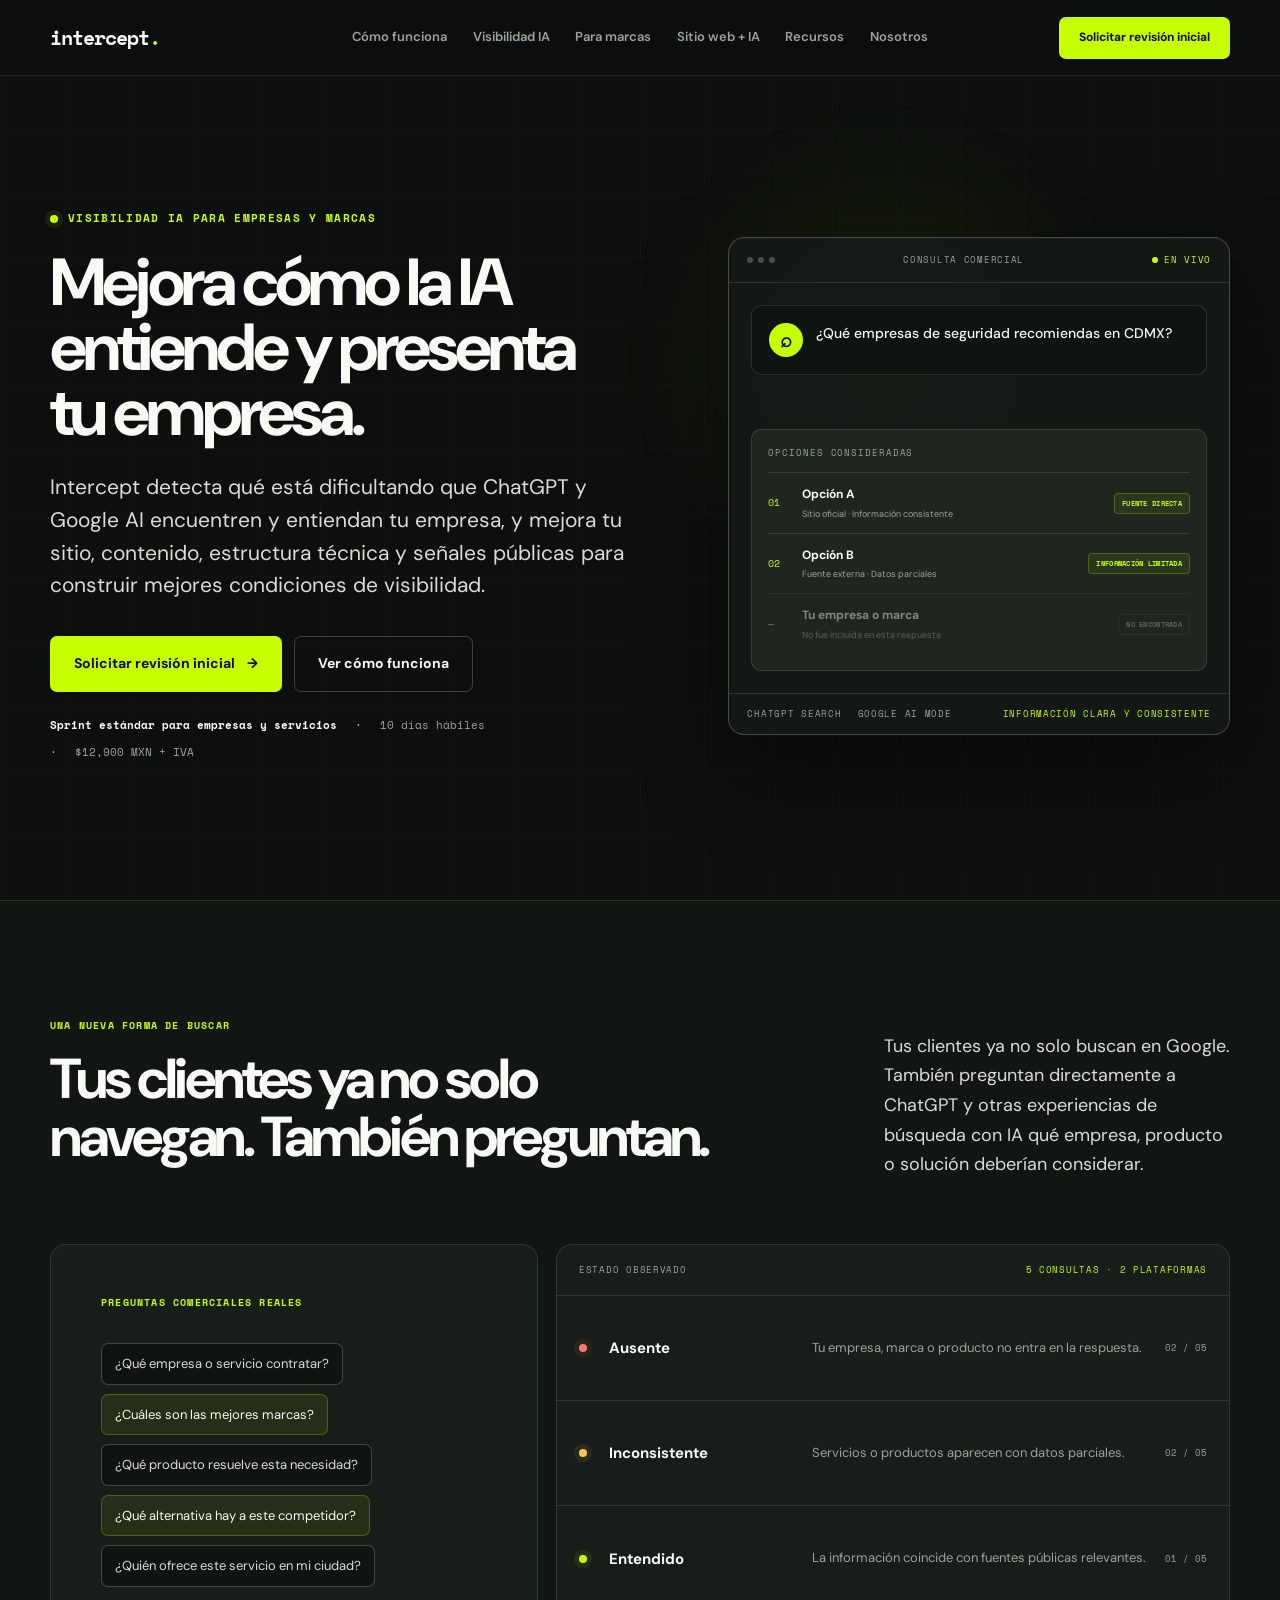
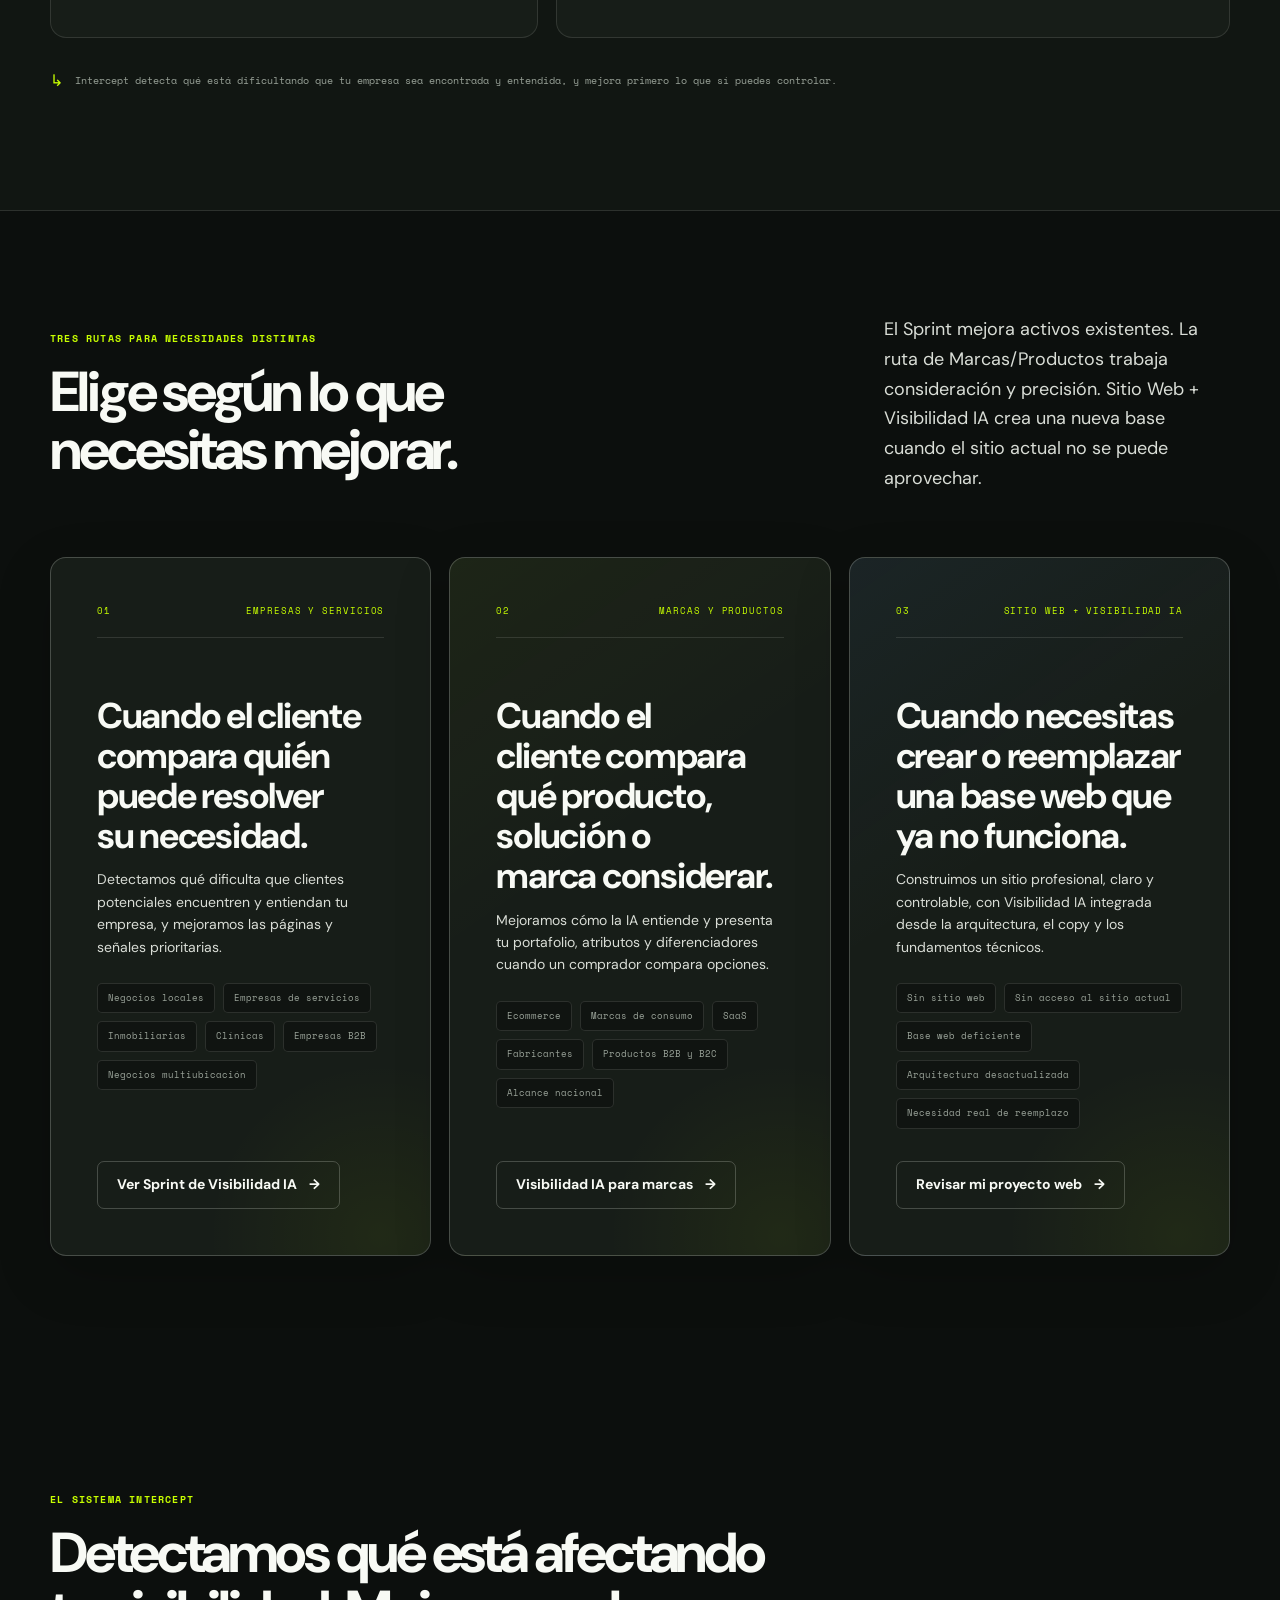
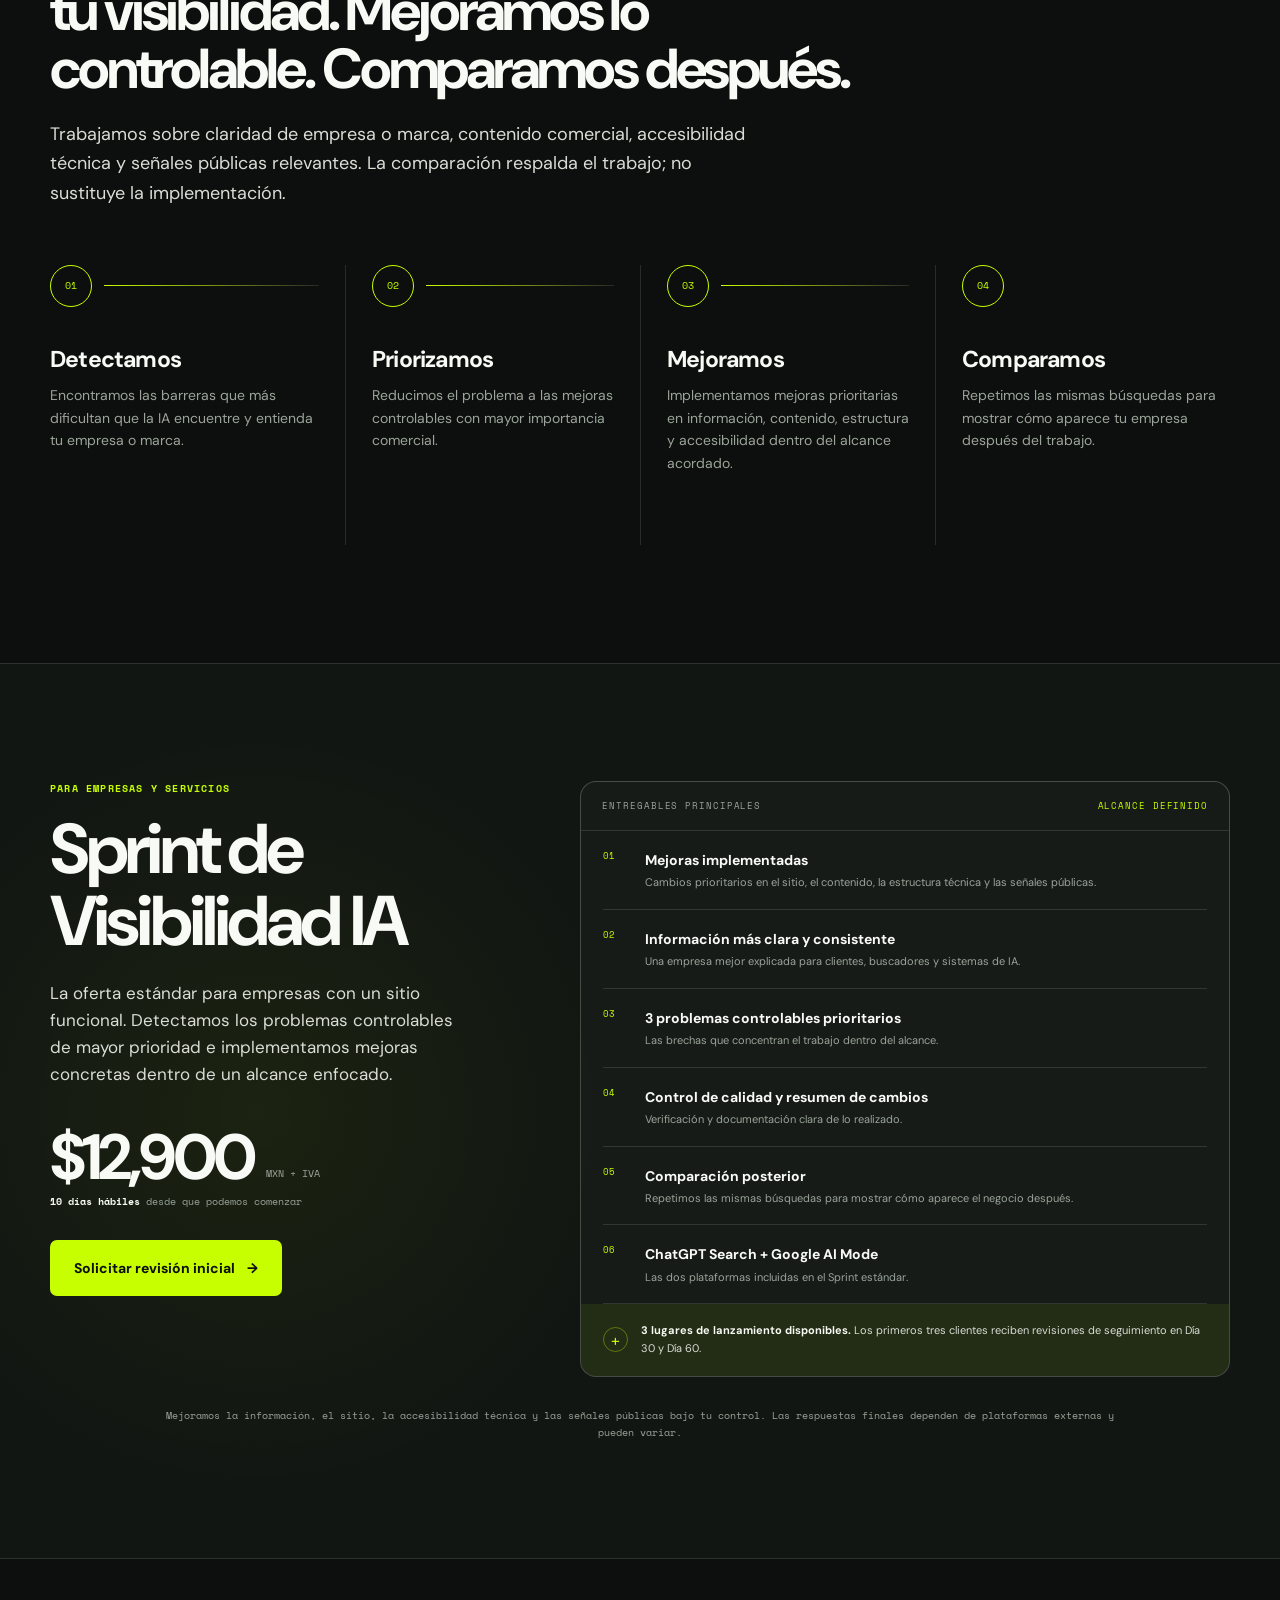
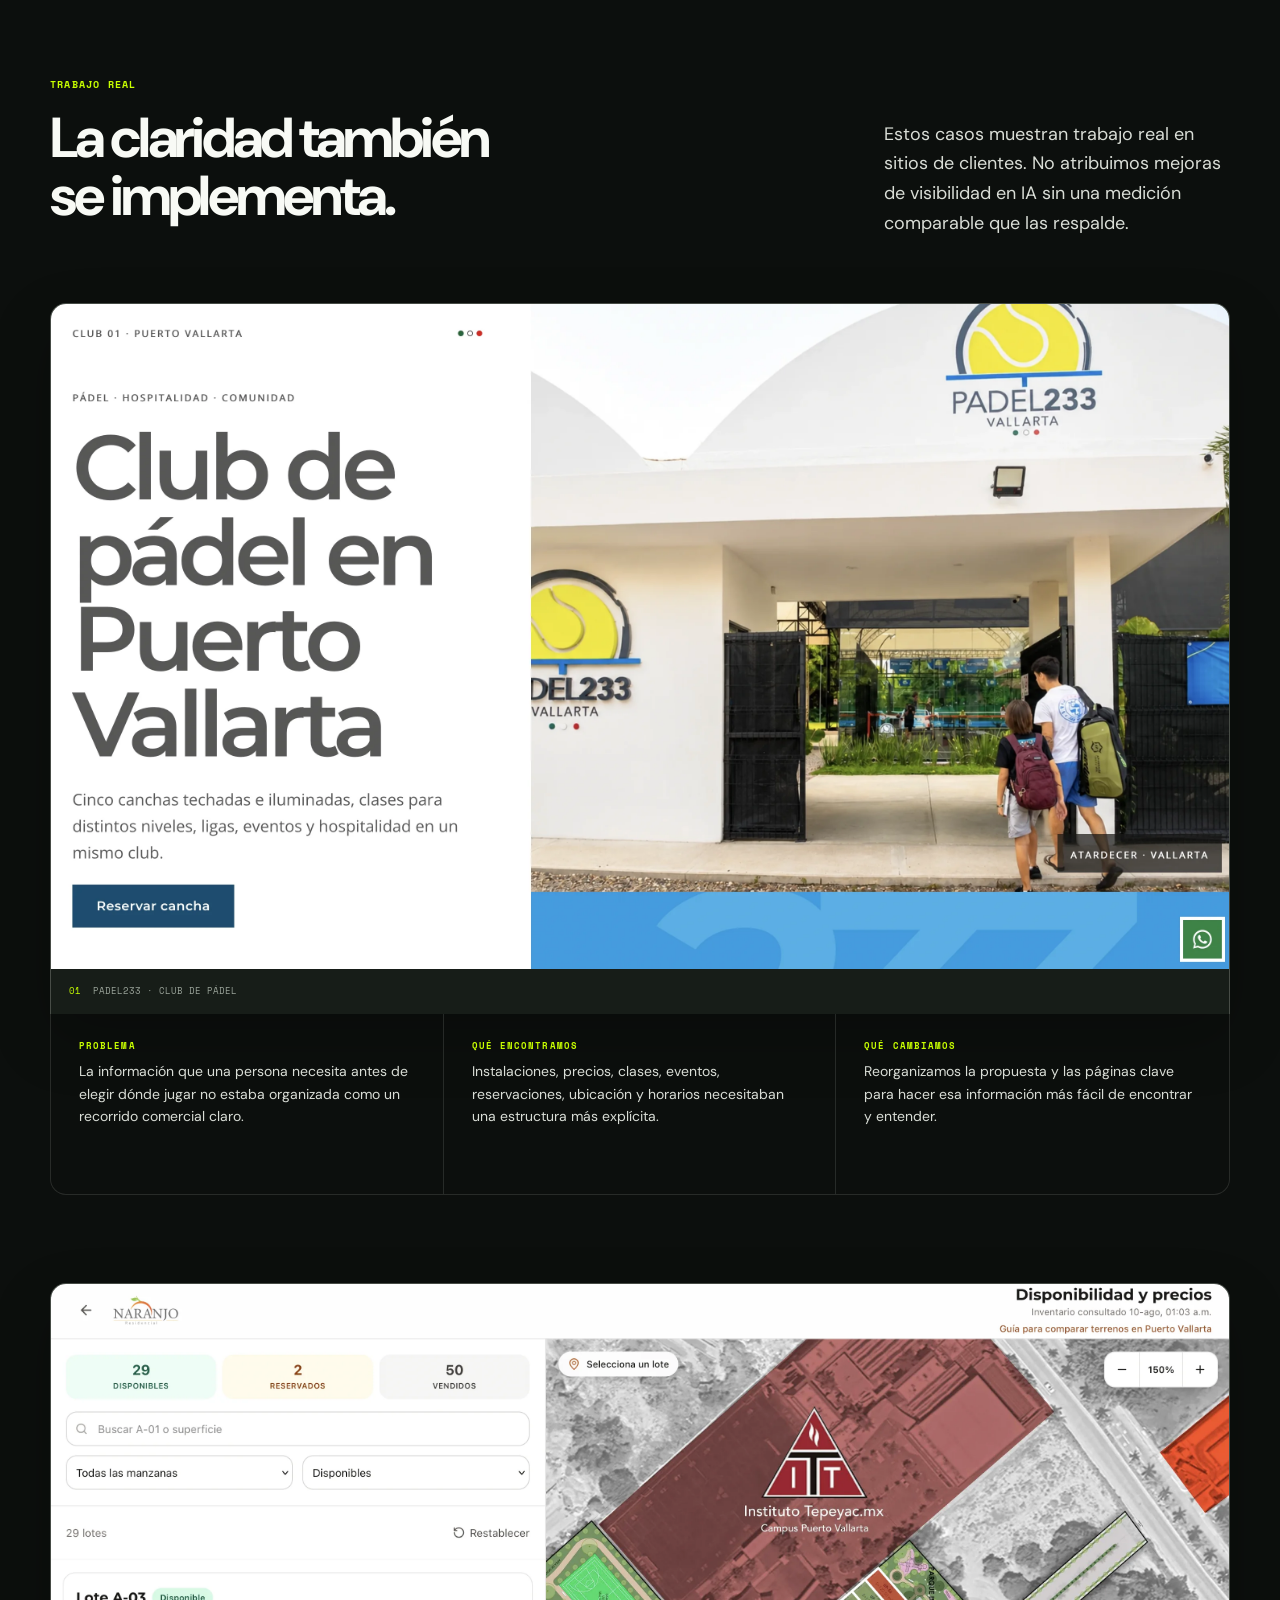
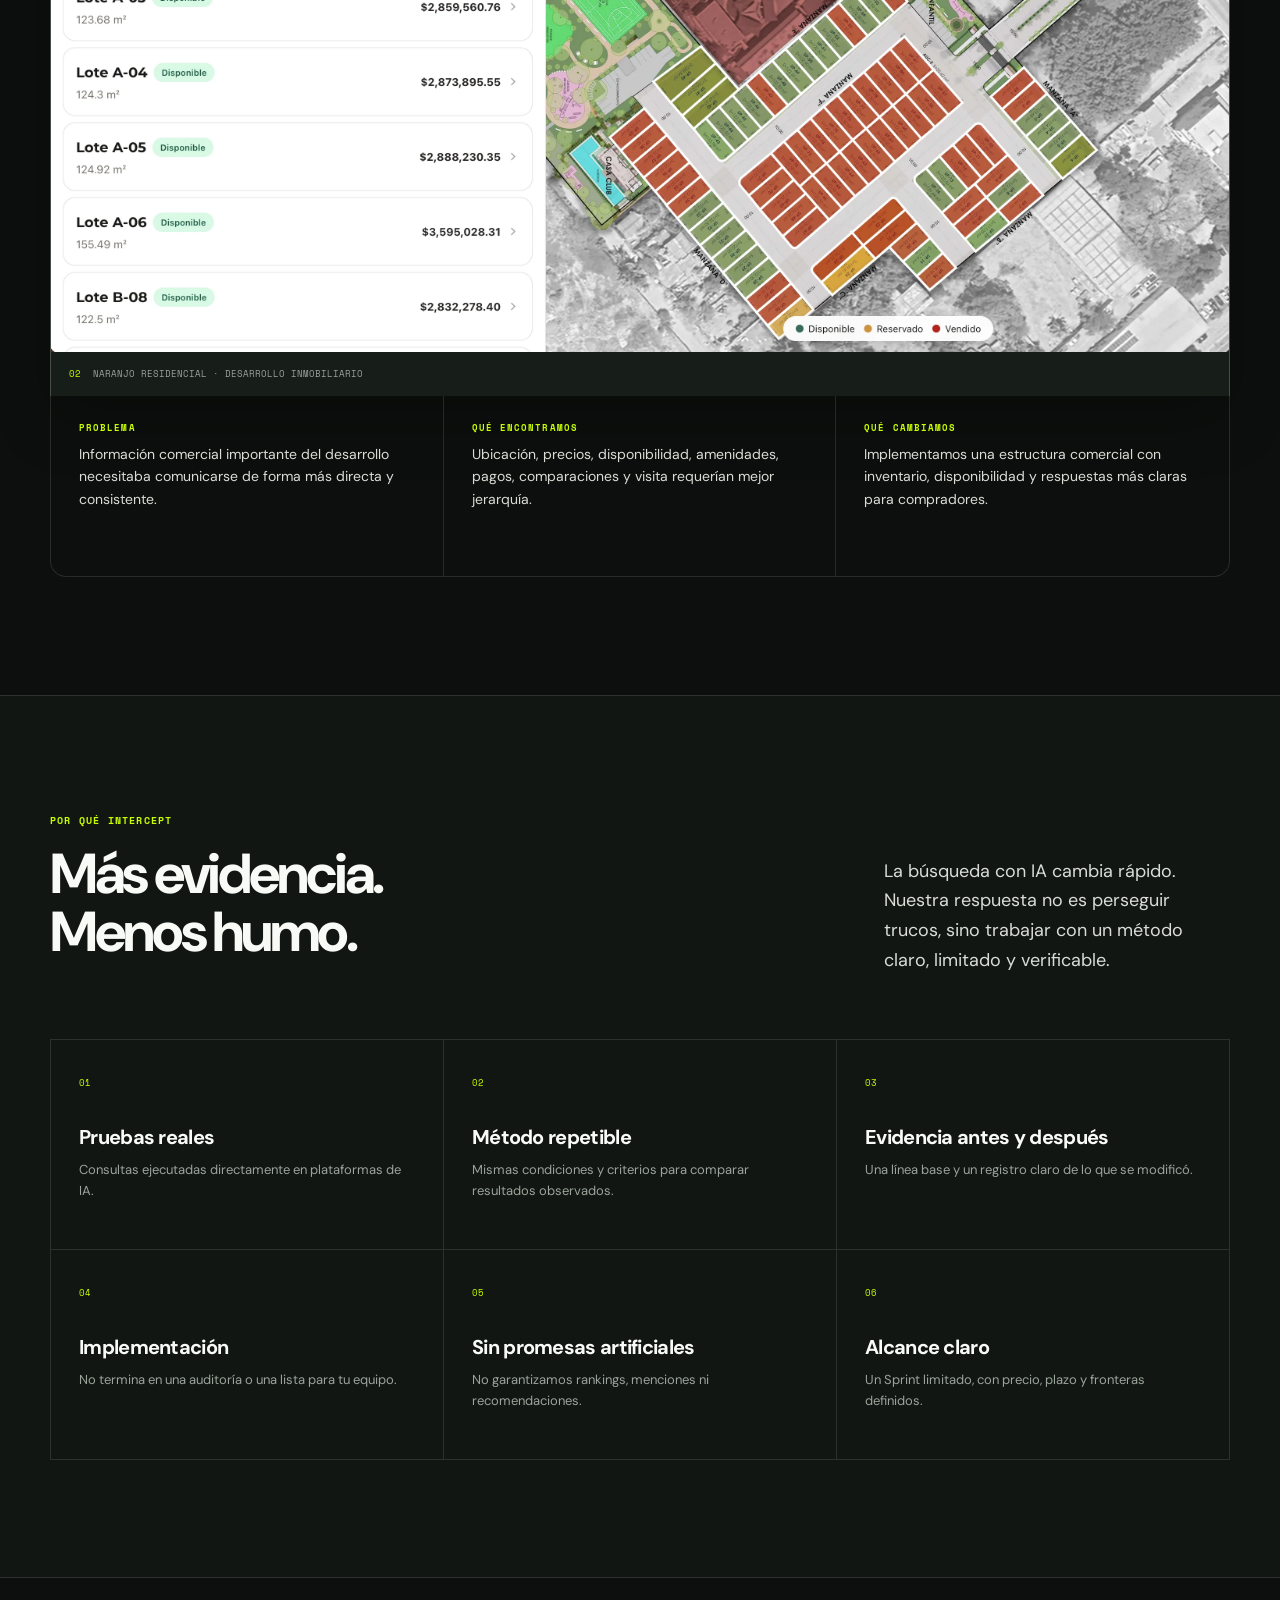
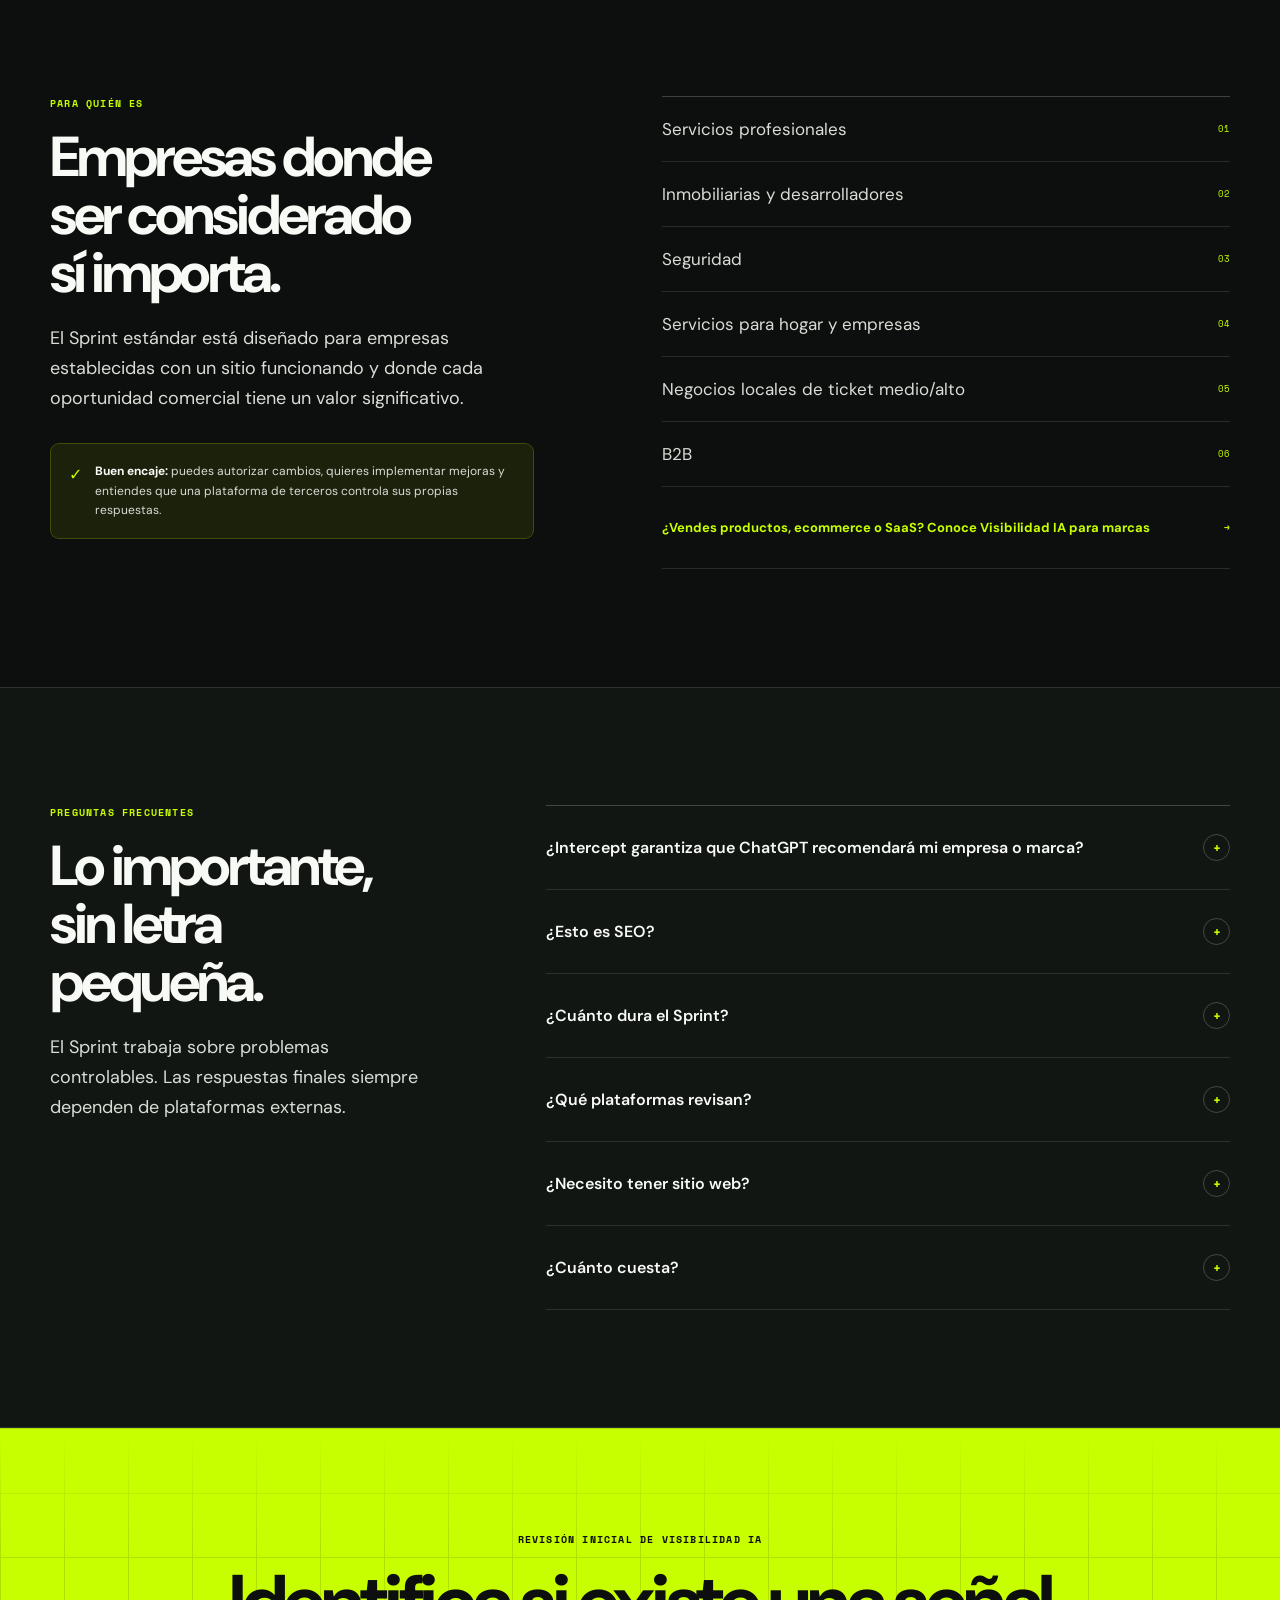
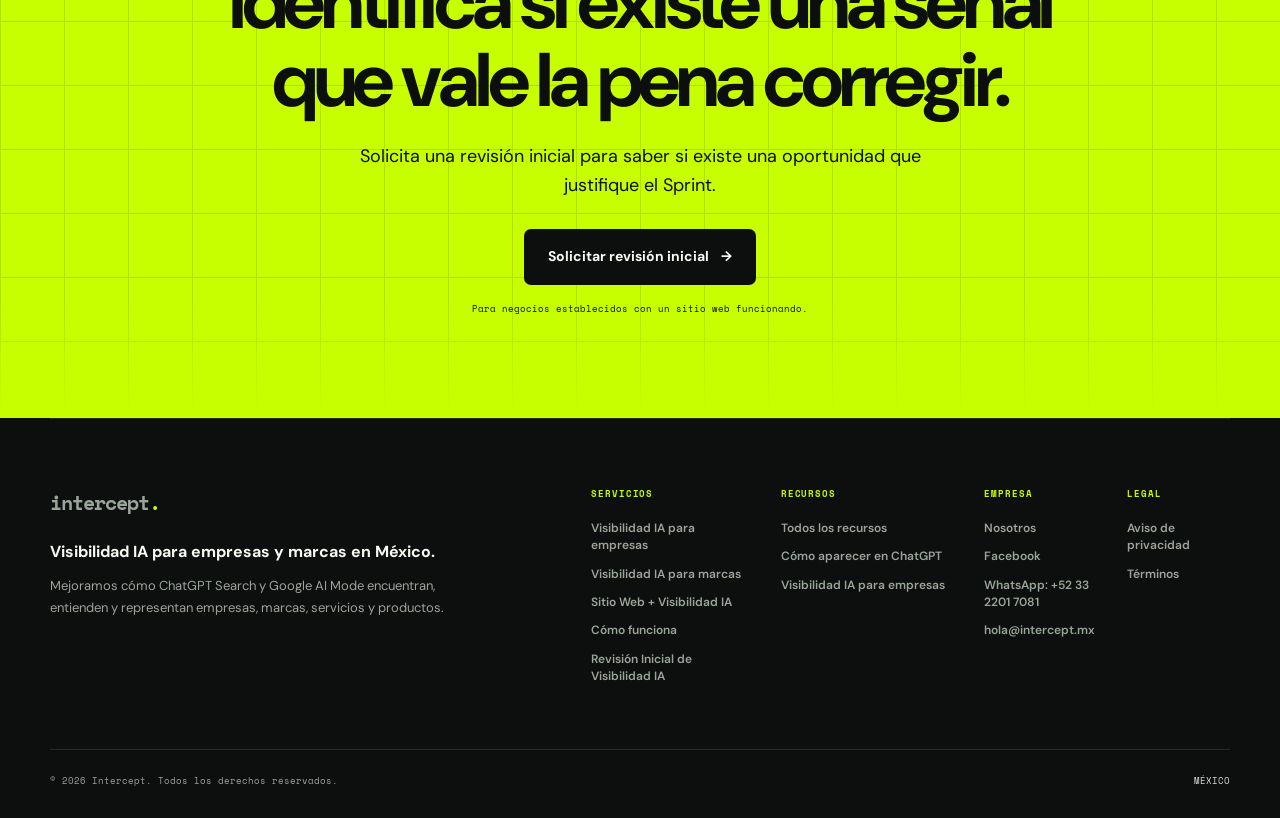
<file: index.html>
<!doctype html>
<html lang="es-MX">
<head>
  <!-- Google Tag Manager -->
  <script>
    (function(w,d,s,l,i){w[l]=w[l]||[];w[l].push({'gtm.start':
    new Date().getTime(),event:'gtm.js'});var f=d.getElementsByTagName(s)[0],
    j=d.createElement(s),dl=l!='dataLayer'?'&l='+l:'';j.async=true;j.src=
    'https://www.googletagmanager.com/gtm.js?id='+i+dl;f.parentNode.insertBefore(j,f);
    })(window,document,'script','dataLayer','GTM-K83PTF3G');
  </script>
  <!-- End Google Tag Manager -->
  <meta charset="utf-8">
  <meta name="viewport" content="width=device-width, initial-scale=1">
  <meta name="theme-color" content="#0c0f0d">
  <meta name="description" content="Intercept detecta qué dificulta que ChatGPT y Google AI encuentren y entiendan tu empresa, e implementa mejoras en tu sitio, contenido, estructura técnica y señales públicas.">
  <meta property="og:type" content="website">
  <meta property="og:locale" content="es_MX">
  <meta property="og:title" content="Visibilidad IA para empresas y marcas | Intercept">
  <meta property="og:description" content="Mejoramos la información, el sitio y las señales que ayudan a la IA a encontrar y entender tu empresa o marca.">
  <meta property="og:url" content="https://www.intercept.mx/">
  <meta property="og:image" content="https://www.intercept.mx/assets/og-intercept.png">
  <meta property="og:image:width" content="1200">
  <meta property="og:image:height" content="630">
  <meta property="og:image:alt" content="Intercept: mejora cómo la IA entiende y presenta tu empresa">
  <meta name="twitter:card" content="summary_large_image">
  <meta name="twitter:title" content="Visibilidad IA para empresas y marcas | Intercept">
  <meta name="twitter:description" content="Mejoramos la información, el sitio y las señales que ayudan a la IA a encontrar y entender tu empresa o marca.">
  <meta name="twitter:image" content="https://www.intercept.mx/assets/og-intercept.png">
  <link rel="canonical" href="https://www.intercept.mx/">
  <link rel="preconnect" href="https://fonts.googleapis.com">
  <link rel="preconnect" href="https://fonts.gstatic.com" crossorigin>
  <link href="https://fonts.googleapis.com/css2?family=DM+Sans:opsz,wght@9..40,400;9..40,500;9..40,600;9..40,700&amp;family=Space+Mono:wght@400;700&amp;display=swap" rel="stylesheet">
  <link rel="stylesheet" href="styles.css">
  <link rel="stylesheet" href="navigation.css">
  <link rel="stylesheet" href="footer.css">
  <title>Visibilidad IA para empresas y marcas | Intercept</title>
  <script type="application/ld+json">
  {
    "@context": "https://schema.org",
    "@graph": [
      {
        "@type": "Organization",
        "@id": "https://www.intercept.mx/#organization",
        "name": "Intercept",
        "url": "https://www.intercept.mx/",
        "description": "Empresa enfocada en visibilidad IA para empresas, marcas, servicios y productos en México.",
        "telephone": "+52 33 2201 7081",
        "areaServed": { "@type": "Country", "name": "México" }
      },
      {
        "@type": "WebSite",
        "@id": "https://www.intercept.mx/#website",
        "url": "https://www.intercept.mx/",
        "name": "Intercept",
        "publisher": { "@id": "https://www.intercept.mx/#organization" },
        "inLanguage": "es-MX"
      },
      {
        "@type": "Service",
        "name": "Sprint de Visibilidad IA",
        "serviceType": "Implementación de mejoras de visibilidad en búsqueda con IA",
        "provider": { "@id": "https://www.intercept.mx/#organization" },
        "areaServed": { "@type": "Country", "name": "México" },
        "offers": { "@type": "Offer", "price": "12900", "priceCurrency": "MXN" }
      }
    ]
  }
  </script>
</head>

<body>
  <!-- Google Tag Manager (noscript) -->
  <noscript>
    <iframe src="https://www.googletagmanager.com/ns.html?id=GTM-K83PTF3G"
    height="0" width="0" style="display:none;visibility:hidden"></iframe>
  </noscript>
  <!-- End Google Tag Manager (noscript) -->
  <a class="skip-link" href="#contenido">Saltar al contenido</a>

  <header class="site-header" data-header data-site-header>
    <a class="brand" href="/" aria-label="Intercept, ir al inicio">intercept<span>.</span></a>
    <button class="nav-toggle" type="button" aria-expanded="false" aria-controls="primary-navigation" aria-label="Abrir menú" data-nav-toggle><span data-nav-label>Menú</span><span class="nav-toggle__icon" aria-hidden="true"></span></button>
    <div class="nav-panel" id="primary-navigation" data-nav-panel>
      <nav class="site-nav" aria-label="Navegación principal">
        <a href="/como-funciona/">Cómo funciona</a>
        <a href="/visibilidad-ia/">Visibilidad IA</a>
        <a href="/visibilidad-ia-para-marcas/">Para marcas</a>
        <a href="/sitio-web-visibilidad-ia/">Sitio web + IA</a>
        <a href="/recursos/">Recursos</a>
        <a href="/nosotros/">Nosotros</a>
      </nav>
      <a class="button button--accent button--small nav-cta" href="/diagnostico-express/" data-cta-location="header">Solicitar revisión inicial</a>
    </div>
  </header>

  <main id="contenido">
    <section class="hero section" id="inicio">
      <div class="hero__copy">
        <p class="eyebrow"><span></span> Visibilidad IA para empresas y marcas</p>
        <h1>Mejora cómo la IA entiende y presenta tu empresa.</h1>
        <p class="hero__lead">Intercept detecta qué está dificultando que ChatGPT y Google AI encuentren y entiendan tu empresa, y mejora tu sitio, contenido, estructura técnica y señales públicas para construir mejores condiciones de visibilidad.</p>
        <div class="hero__actions">
          <a class="button button--accent button--large" href="/diagnostico-express/">Solicitar revisión inicial <span aria-hidden="true">→</span></a>
          <a class="button button--outline button--large" href="/como-funciona/">Ver cómo funciona</a>
        </div>
        <p class="hero__meta"><strong>Sprint estándar para empresas y servicios</strong><span>10 días hábiles</span><span>$12,900 MXN + IVA</span></p>
      </div>

      <aside class="ai-interface" data-ai-demo aria-label="Ejemplo de una búsqueda comercial en una plataforma de inteligencia artificial">
        <div class="ai-interface__bar">
          <div class="window-dots" aria-hidden="true"><i></i><i></i><i></i></div>
          <span>Consulta comercial</span>
          <span class="live-status"><i></i> En vivo</span>
        </div>
        <div class="ai-interface__body">
          <div class="query-row">
            <div class="query-icon" aria-hidden="true">⌕</div>
            <p data-ai-query>¿Qué empresas de seguridad recomiendas en CDMX?</p>
            <i class="typing-cursor" aria-hidden="true"></i>
          </div>
          <div class="thinking" data-ai-thinking><span></span><span></span><span></span><em>Buscando y comparando fuentes públicas…</em></div>
          <div class="answer-card" data-ai-results>
            <p class="answer-label">Opciones consideradas</p>
            <div class="business-result"><span>01</span><div><strong>Opción A</strong><small>Sitio oficial · Información consistente</small></div><b>Fuente directa</b></div>
            <div class="business-result"><span>02</span><div><strong>Opción B</strong><small>Fuente externa · Datos parciales</small></div><b>Información limitada</b></div>
            <div class="business-result is-muted"><span>—</span><div><strong>Tu empresa o marca</strong><small>No fue incluida en esta respuesta</small></div><b>No encontrada</b></div>
          </div>
        </div>
        <div class="ai-interface__footer"><span>ChatGPT Search</span><span>Google AI Mode</span><span class="scan-line">Información clara y consistente</span></div>
      </aside>
    </section>

    <section class="problem-section section section--border reveal" id="problema">
      <div class="section-heading section-heading--split">
        <div>
          <p class="kicker">Una nueva forma de buscar</p>
          <h2>Tus clientes ya no solo navegan. También preguntan.</h2>
        </div>
        <p>Tus clientes ya no solo buscan en Google. También preguntan directamente a ChatGPT y otras experiencias de búsqueda con IA qué empresa, producto o solución deberían considerar.</p>
      </div>

      <div class="problem-visual">
        <div class="prompt-cloud" aria-label="Ejemplos de preguntas que hacen los clientes">
          <p class="interface-label">Preguntas comerciales reales</p>
          <span>¿Qué empresa o servicio contratar?</span>
          <span>¿Cuáles son las mejores marcas?</span>
          <span>¿Qué producto resuelve esta necesidad?</span>
          <span>¿Qué alternativa hay a este competidor?</span>
          <span>¿Quién ofrece este servicio en mi ciudad?</span>
        </div>

        <div class="visibility-panel">
          <div class="visibility-panel__header"><span>Estado observado</span><span>5 consultas · 2 plataformas</span></div>
          <div class="visibility-row"><span class="signal signal--off"></span><strong>Ausente</strong><p>Tu empresa, marca o producto no entra en la respuesta.</p><small>02 / 05</small></div>
          <div class="visibility-row"><span class="signal signal--warn"></span><strong>Inconsistente</strong><p>Servicios o productos aparecen con datos parciales.</p><small>02 / 05</small></div>
          <div class="visibility-row"><span class="signal signal--on"></span><strong>Entendido</strong><p>La información coincide con fuentes públicas relevantes.</p><small>01 / 05</small></div>
        </div>
      </div>
      <p class="section-note"><span aria-hidden="true">↳</span> Intercept detecta qué está dificultando que tu empresa sea encontrada y entendida, y mejora primero lo que sí puedes controlar.</p>
    </section>

    <section class="solutions-section section reveal" id="soluciones">
      <div class="section-heading section-heading--split">
        <div><p class="kicker">Tres rutas para necesidades distintas</p><h2>Elige según lo que necesitas mejorar.</h2></div>
        <p>El Sprint mejora activos existentes. La ruta de Marcas/Productos trabaja consideración y precisión. Sitio Web + Visibilidad IA crea una nueva base cuando el sitio actual no se puede aprovechar.</p>
      </div>
      <div class="solution-grid">
        <article class="solution-card">
          <div class="solution-card__top"><span>01</span><p>Empresas y servicios</p></div>
          <h3>Cuando el cliente compara quién puede resolver su necesidad.</h3>
          <p>Detectamos qué dificulta que clientes potenciales encuentren y entiendan tu empresa, y mejoramos las páginas y señales prioritarias.</p>
          <ul aria-label="Empresas adecuadas para el Sprint de Visibilidad IA">
            <li>Negocios locales</li><li>Empresas de servicios</li><li>Inmobiliarias</li><li>Clínicas</li><li>Empresas B2B</li><li>Negocios multiubicación</li>
          </ul>
          <a class="button button--outline" href="/visibilidad-ia/">Ver Sprint de Visibilidad IA <span aria-hidden="true">→</span></a>
        </article>
        <article class="solution-card solution-card--brands">
          <div class="solution-card__top"><span>02</span><p>Marcas y productos</p></div>
          <h3>Cuando el cliente compara qué producto, solución o marca considerar.</h3>
          <p>Mejoramos cómo la IA entiende y presenta tu portafolio, atributos y diferenciadores cuando un comprador compara opciones.</p>
          <ul aria-label="Empresas adecuadas para Visibilidad IA para Marcas">
            <li>Ecommerce</li><li>Marcas de consumo</li><li>SaaS</li><li>Fabricantes</li><li>Productos B2B y B2C</li><li>Alcance nacional</li>
          </ul>
          <a class="button button--outline" href="/visibilidad-ia-para-marcas/">Visibilidad IA para marcas <span aria-hidden="true">→</span></a>
        </article>
        <article class="solution-card solution-card--website">
          <div class="solution-card__top"><span>03</span><p>Sitio Web + Visibilidad IA</p></div>
          <h3>Cuando necesitas crear o reemplazar una base web que ya no funciona.</h3>
          <p>Construimos un sitio profesional, claro y controlable, con Visibilidad IA integrada desde la arquitectura, el copy y los fundamentos técnicos.</p>
          <ul aria-label="Empresas adecuadas para Sitio Web más Visibilidad IA">
            <li>Sin sitio web</li><li>Sin acceso al sitio actual</li><li>Base web deficiente</li><li>Arquitectura desactualizada</li><li>Necesidad real de reemplazo</li>
          </ul>
          <a class="button button--outline" href="/sitio-web-visibilidad-ia/">Revisar mi proyecto web <span aria-hidden="true">→</span></a>
        </article>
      </div>
    </section>

    <section class="method-section section reveal" id="metodo">
      <div class="section-heading">
        <p class="kicker">El sistema Intercept</p>
        <h2>Detectamos qué está afectando tu visibilidad. Mejoramos lo controlable. Comparamos después.</h2>
        <p>Trabajamos sobre claridad de empresa o marca, contenido comercial, accesibilidad técnica y señales públicas relevantes. La comparación respalda el trabajo; no sustituye la implementación.</p>
      </div>

      <ol class="process-grid">
        <li class="process-card">
          <div><span>01</span><i></i></div>
          <h3>Detectamos</h3>
          <p>Encontramos las barreras que más dificultan que la IA encuentre y entienda tu empresa o marca.</p>
        </li>
        <li class="process-card">
          <div><span>02</span><i></i></div>
          <h3>Priorizamos</h3>
          <p>Reducimos el problema a las mejoras controlables con mayor importancia comercial.</p>
        </li>
        <li class="process-card">
          <div><span>03</span><i></i></div>
          <h3>Mejoramos</h3>
          <p>Implementamos mejoras prioritarias en información, contenido, estructura y accesibilidad dentro del alcance acordado.</p>
        </li>
        <li class="process-card">
          <div><span>04</span></div>
          <h3>Comparamos</h3>
          <p>Repetimos las mismas búsquedas para mostrar cómo aparece tu empresa después del trabajo.</p>
        </li>
      </ol>
    </section>

    <section class="offer-section section section--border reveal" id="sprint">
      <div class="offer-shell">
        <div class="offer-intro">
          <p class="kicker">Para empresas y servicios</p>
          <h2>Sprint de<br>Visibilidad IA</h2>
          <p>La oferta estándar para empresas con un sitio funcional. Detectamos los problemas controlables de mayor prioridad e implementamos mejoras concretas dentro de un alcance enfocado.</p>
          <div class="offer-price"><strong>$12,900</strong><span>MXN + IVA</span></div>
          <p class="offer-duration"><span>10 días hábiles</span> desde que podemos comenzar</p>
          <a class="button button--accent button--large" href="/diagnostico-express/">Solicitar revisión inicial <span aria-hidden="true">→</span></a>
        </div>

        <div class="deliverables">
          <div class="deliverables__top">
            <p>Entregables principales</p>
            <span>Alcance definido</span>
          </div>
          <ul>
            <li><span>01</span><div><strong>Mejoras implementadas</strong><small>Cambios prioritarios en el sitio, el contenido, la estructura técnica y las señales públicas.</small></div></li>
            <li><span>02</span><div><strong>Información más clara y consistente</strong><small>Una empresa mejor explicada para clientes, buscadores y sistemas de IA.</small></div></li>
            <li><span>03</span><div><strong>3 problemas controlables prioritarios</strong><small>Las brechas que concentran el trabajo dentro del alcance.</small></div></li>
            <li><span>04</span><div><strong>Control de calidad y resumen de cambios</strong><small>Verificación y documentación clara de lo realizado.</small></div></li>
            <li><span>05</span><div><strong>Comparación posterior</strong><small>Repetimos las mismas búsquedas para mostrar cómo aparece el negocio después.</small></div></li>
            <li><span>06</span><div><strong>ChatGPT Search + Google AI Mode</strong><small>Las dos plataformas incluidas en el Sprint estándar.</small></div></li>
          </ul>
          <div class="retest-note"><span>+</span><p><strong>3 lugares de lanzamiento disponibles.</strong> Los primeros tres clientes reciben revisiones de seguimiento en Día 30 y Día 60.</p></div>
        </div>
      </div>
      <p class="boundary-note">Mejoramos la información, el sitio, la accesibilidad técnica y las señales públicas bajo tu control. Las respuestas finales dependen de plataformas externas y pueden variar.</p>
    </section>

    <section class="cases-section section reveal" id="casos">
      <div class="section-heading section-heading--split">
        <div><p class="kicker">Trabajo real</p><h2>La claridad también se implementa.</h2></div>
        <p>Estos casos muestran trabajo real en sitios de clientes. No atribuimos mejoras de visibilidad en IA sin una medición comparable que las respalde.</p>
      </div>

      <div class="case-list">
        <article class="case-study">
          <figure class="case-study__visual">
            <a class="case-study__image-link" href="visibilidad-ia/assets/padel233-implementation.webp" target="_blank" rel="noopener" aria-label="Abrir la captura completa de Padel233">
              <img src="visibilidad-ia/assets/padel233-implementation.webp" width="2926" height="1654" loading="lazy" decoding="async" alt="Página de Padel233 que presenta sus canchas e instalaciones en Puerto Vallarta.">
            </a>
            <figcaption><span>01</span> Padel233 · Club de pádel</figcaption>
          </figure>
          <div class="case-study__copy">
            <div><p class="case-label">Problema</p><p>La información que una persona necesita antes de elegir dónde jugar no estaba organizada como un recorrido comercial claro.</p></div>
            <div><p class="case-label">Qué encontramos</p><p>Instalaciones, precios, clases, eventos, reservaciones, ubicación y horarios necesitaban una estructura más explícita.</p></div>
            <div><p class="case-label">Qué cambiamos</p><p>Reorganizamos la propuesta y las páginas clave para hacer esa información más fácil de encontrar y entender.</p></div>
          </div>
        </article>

        <article class="case-study case-study--reverse">
          <figure class="case-study__visual">
            <a class="case-study__image-link" href="visibilidad-ia/assets/naranjo-residencial-implementation.webp" target="_blank" rel="noopener" aria-label="Abrir la captura completa de Naranjo Residencial">
              <img src="visibilidad-ia/assets/naranjo-residencial-implementation.webp" width="3018" height="1712" loading="lazy" decoding="async" alt="Interfaz de Naranjo Residencial con inventario, precios y mapa del desarrollo.">
            </a>
            <figcaption><span>02</span> Naranjo Residencial · Desarrollo inmobiliario</figcaption>
          </figure>
          <div class="case-study__copy">
            <div><p class="case-label">Problema</p><p>Información comercial importante del desarrollo necesitaba comunicarse de forma más directa y consistente.</p></div>
            <div><p class="case-label">Qué encontramos</p><p>Ubicación, precios, disponibilidad, amenidades, pagos, comparaciones y visita requerían mejor jerarquía.</p></div>
            <div><p class="case-label">Qué cambiamos</p><p>Implementamos una estructura comercial con inventario, disponibilidad y respuestas más claras para compradores.</p></div>
          </div>
        </article>
      </div>
    </section>

    <section class="principles-section section section--border reveal" id="principios">
      <div class="section-heading section-heading--split">
        <div><p class="kicker">Por qué Intercept</p><h2>Más evidencia.<br>Menos humo.</h2></div>
        <p>La búsqueda con IA cambia rápido. Nuestra respuesta no es perseguir trucos, sino trabajar con un método claro, limitado y verificable.</p>
      </div>

      <div class="principles-grid">
        <article><span>01</span><h3>Pruebas reales</h3><p>Consultas ejecutadas directamente en plataformas de IA.</p></article>
        <article><span>02</span><h3>Método repetible</h3><p>Mismas condiciones y criterios para comparar resultados observados.</p></article>
        <article><span>03</span><h3>Evidencia antes y después</h3><p>Una línea base y un registro claro de lo que se modificó.</p></article>
        <article><span>04</span><h3>Implementación</h3><p>No termina en una auditoría o una lista para tu equipo.</p></article>
        <article><span>05</span><h3>Sin promesas artificiales</h3><p>No garantizamos rankings, menciones ni recomendaciones.</p></article>
        <article><span>06</span><h3>Alcance claro</h3><p>Un Sprint limitado, con precio, plazo y fronteras definidos.</p></article>
      </div>
    </section>

    <section class="fit-section section reveal" id="para-quien">
      <div class="fit-layout">
        <div class="section-heading">
          <p class="kicker">Para quién es</p>
          <h2>Empresas donde ser considerado sí importa.</h2>
          <p>El Sprint estándar está diseñado para empresas establecidas con un sitio funcionando y donde cada oportunidad comercial tiene un valor significativo.</p>
          <div class="fit-check"><span>✓</span><p><strong>Buen encaje:</strong> puedes autorizar cambios, quieres implementar mejoras y entiendes que una plataforma de terceros controla sus propias respuestas.</p></div>
        </div>
        <div class="industry-list" aria-label="Tipos de negocio">
          <span>Servicios profesionales <i>01</i></span>
          <span>Inmobiliarias y desarrolladores <i>02</i></span>
          <span>Seguridad <i>03</i></span>
          <span>Servicios para hogar y empresas <i>04</i></span>
          <span>Negocios locales de ticket medio/alto <i>05</i></span>
          <span>B2B <i>06</i></span>
          <a class="industry-route" href="/visibilidad-ia-para-marcas/">¿Vendes productos, ecommerce o SaaS? Conoce Visibilidad IA para marcas <i>→</i></a>
        </div>
      </div>
    </section>

    <section class="faq-section section section--border reveal" id="preguntas">
      <div class="faq-layout">
        <div class="section-heading">
          <p class="kicker">Preguntas frecuentes</p>
          <h2>Lo importante, sin letra pequeña.</h2>
          <p>El Sprint trabaja sobre problemas controlables. Las respuestas finales siempre dependen de plataformas externas.</p>
        </div>
        <div class="faq-list">
          <details>
            <summary>¿Intercept garantiza que ChatGPT recomendará mi empresa o marca?<span aria-hidden="true">+</span></summary>
            <div><p>No. Nadie puede controlar qué empresas, marcas o productos decide recomendar una plataforma de terceros. Intercept corrige problemas controlables y documenta lo que ocurre antes y después.</p></div>
          </details>
          <details>
            <summary>¿Esto es SEO?<span aria-hidden="true">+</span></summary>
            <div><p>Comparte algunos fundamentos con SEO, pero se enfoca específicamente en cómo los sistemas de búsqueda con IA descubren, entienden, citan y representan empresas, marcas, servicios y productos.</p></div>
          </details>
          <details>
            <summary>¿Cuánto dura el Sprint?<span aria-hidden="true">+</span></summary>
            <div><p>10 días hábiles una vez que están completos el pago, la información, las aprobaciones y los accesos necesarios.</p></div>
          </details>
          <details>
            <summary>¿Qué plataformas revisan?<span aria-hidden="true">+</span></summary>
            <div><p>ChatGPT Search y Google AI Mode.</p></div>
          </details>
          <details>
            <summary>¿Necesito tener sitio web?<span aria-hidden="true">+</span></summary>
            <div><p>Sí. El Sprint estándar está diseñado para negocios establecidos con un sitio web funcionando.</p></div>
          </details>
          <details>
            <summary>¿Cuánto cuesta?<span aria-hidden="true">+</span></summary>
            <div><p>El Sprint de Visibilidad IA estándar cuesta $12,900 MXN + IVA. Ese precio corresponde específicamente a la oferta para empresas y servicios.</p></div>
          </details>
        </div>
      </div>
    </section>

    <section class="final-cta reveal" id="contacto">
      <div class="final-cta__grid" aria-hidden="true"></div>
      <div class="final-cta__content">
        <p class="kicker">Revisión Inicial de Visibilidad IA</p>
        <h2>Identifica si existe una señal que vale la pena corregir.</h2>
        <p>Solicita una revisión inicial para saber si existe una oportunidad que justifique el Sprint.</p>
        <a class="button button--dark button--large" href="/diagnostico-express/">Solicitar revisión inicial <span aria-hidden="true">→</span></a>
        <small>Para negocios establecidos con un sitio web funcionando.</small>
      </div>
    </section>
  </main>

  <footer class="global-footer">
    <div class="global-footer__main">
      <div class="global-footer__identity"><a class="brand" href="/" aria-label="Intercept, ir al inicio">intercept<span>.</span></a><strong>Visibilidad IA para empresas y marcas en México.</strong><p>Mejoramos cómo ChatGPT Search y Google AI Mode encuentran, entienden y representan empresas, marcas, servicios y productos.</p></div>
      <div class="global-footer__nav">
        <nav class="global-footer__group" aria-label="Servicios"><p>Servicios</p><a href="/visibilidad-ia/">Visibilidad IA para empresas</a><a href="/visibilidad-ia-para-marcas/">Visibilidad IA para marcas</a><a href="/sitio-web-visibilidad-ia/">Sitio Web + Visibilidad IA</a><a href="/como-funciona/">Cómo funciona</a><a href="/diagnostico-express/">Revisión Inicial de Visibilidad IA</a></nav>
        <nav class="global-footer__group" aria-label="Recursos"><p>Recursos</p><a href="/recursos/">Todos los recursos</a><a href="/recursos/como-aparecer-en-chatgpt/">Cómo aparecer en ChatGPT</a><a href="/recursos/visibilidad-ia-para-empresas/">Visibilidad IA para empresas</a></nav>
        <nav class="global-footer__group" aria-label="Empresa"><p>Empresa</p><a href="/nosotros/">Nosotros</a><a href="https://www.facebook.com/intercept.mx" target="_blank" rel="noopener noreferrer">Facebook</a><a href="https://wa.me/523322017081" target="_blank" rel="noopener noreferrer">WhatsApp: +52 33 2201 7081</a><a href="mailto:hola@intercept.mx">hola@intercept.mx</a></nav>
        <nav class="global-footer__group" aria-label="Legal"><p>Legal</p><a href="/aviso-de-privacidad/">Aviso de privacidad</a><a href="/terminos/">Términos</a></nav>
      </div>
    </div>
    <div class="global-footer__bottom"><p>© <span data-year>2026</span> Intercept. Todos los derechos reservados.</p><p class="global-footer__location">México</p></div>
  </footer>

  <script src="navigation.js" defer></script>
  <script src="script.js" defer></script>
</body>
</html>
</file>
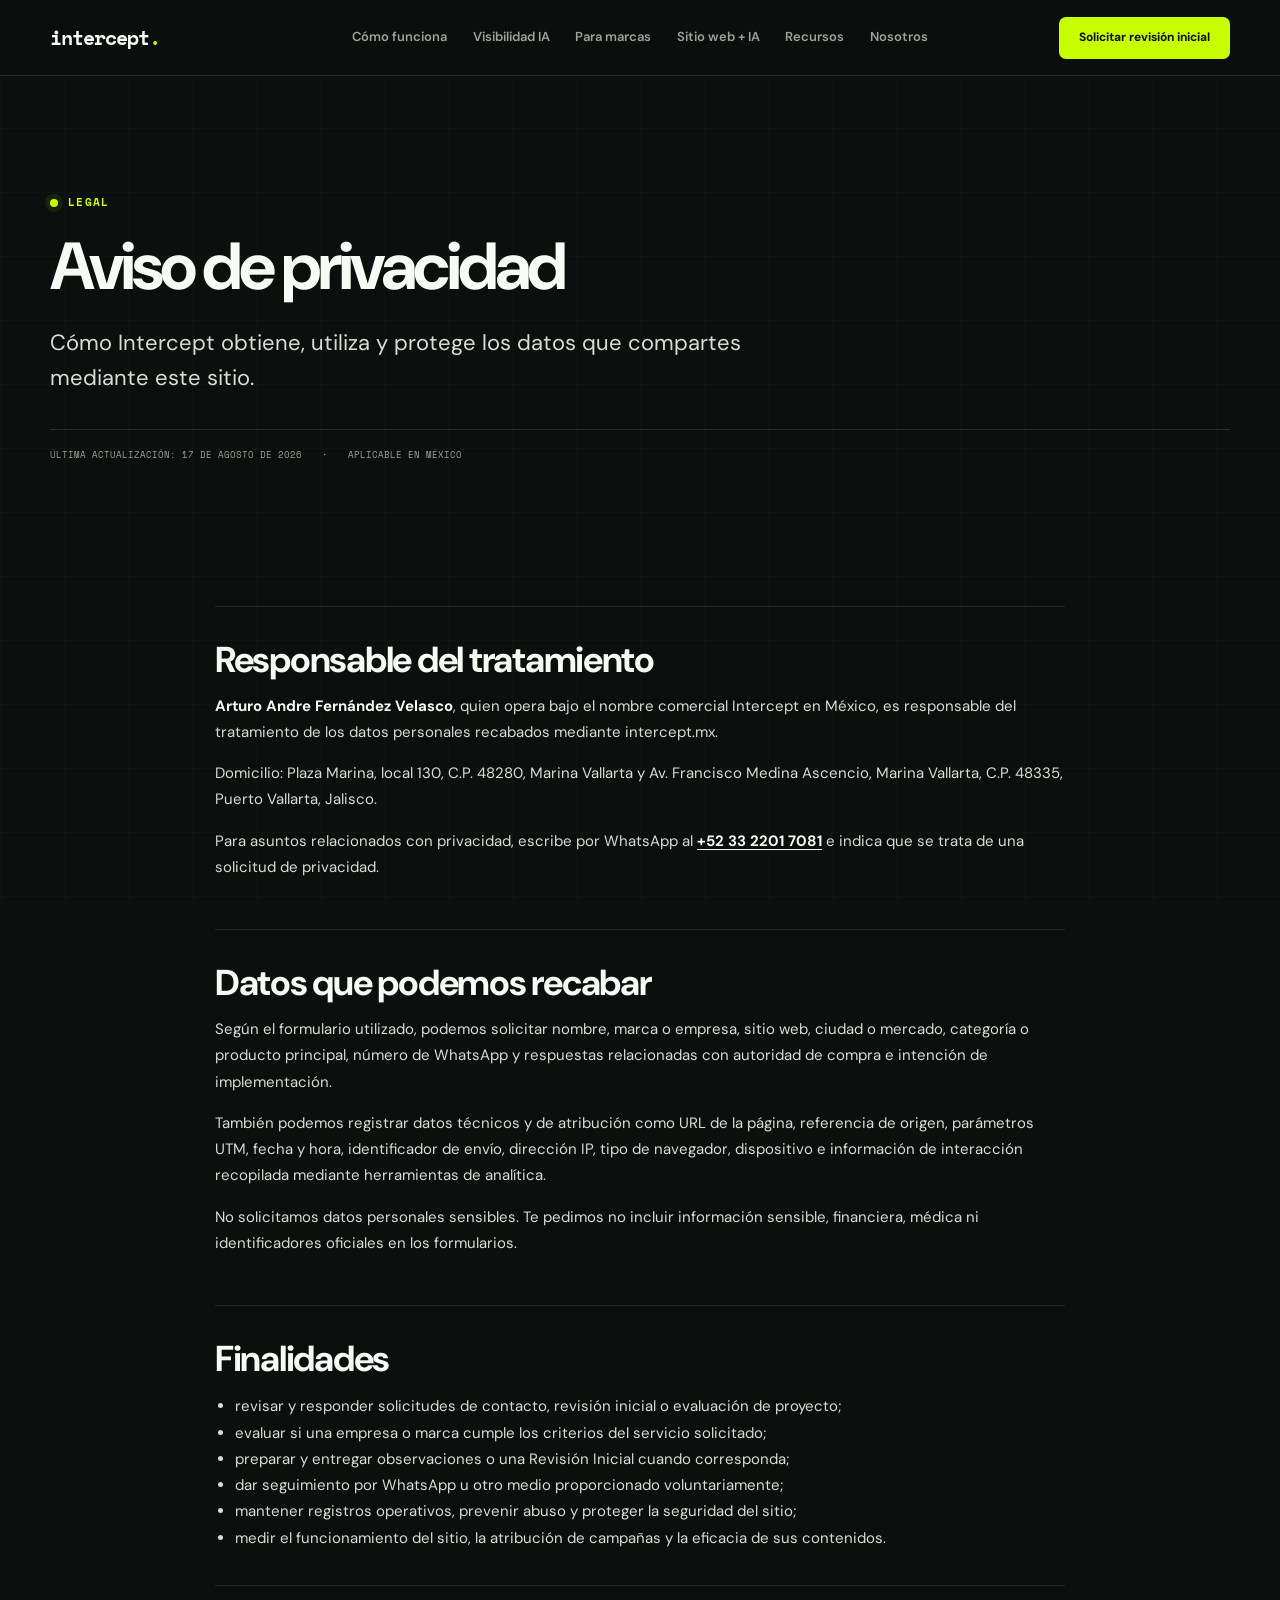
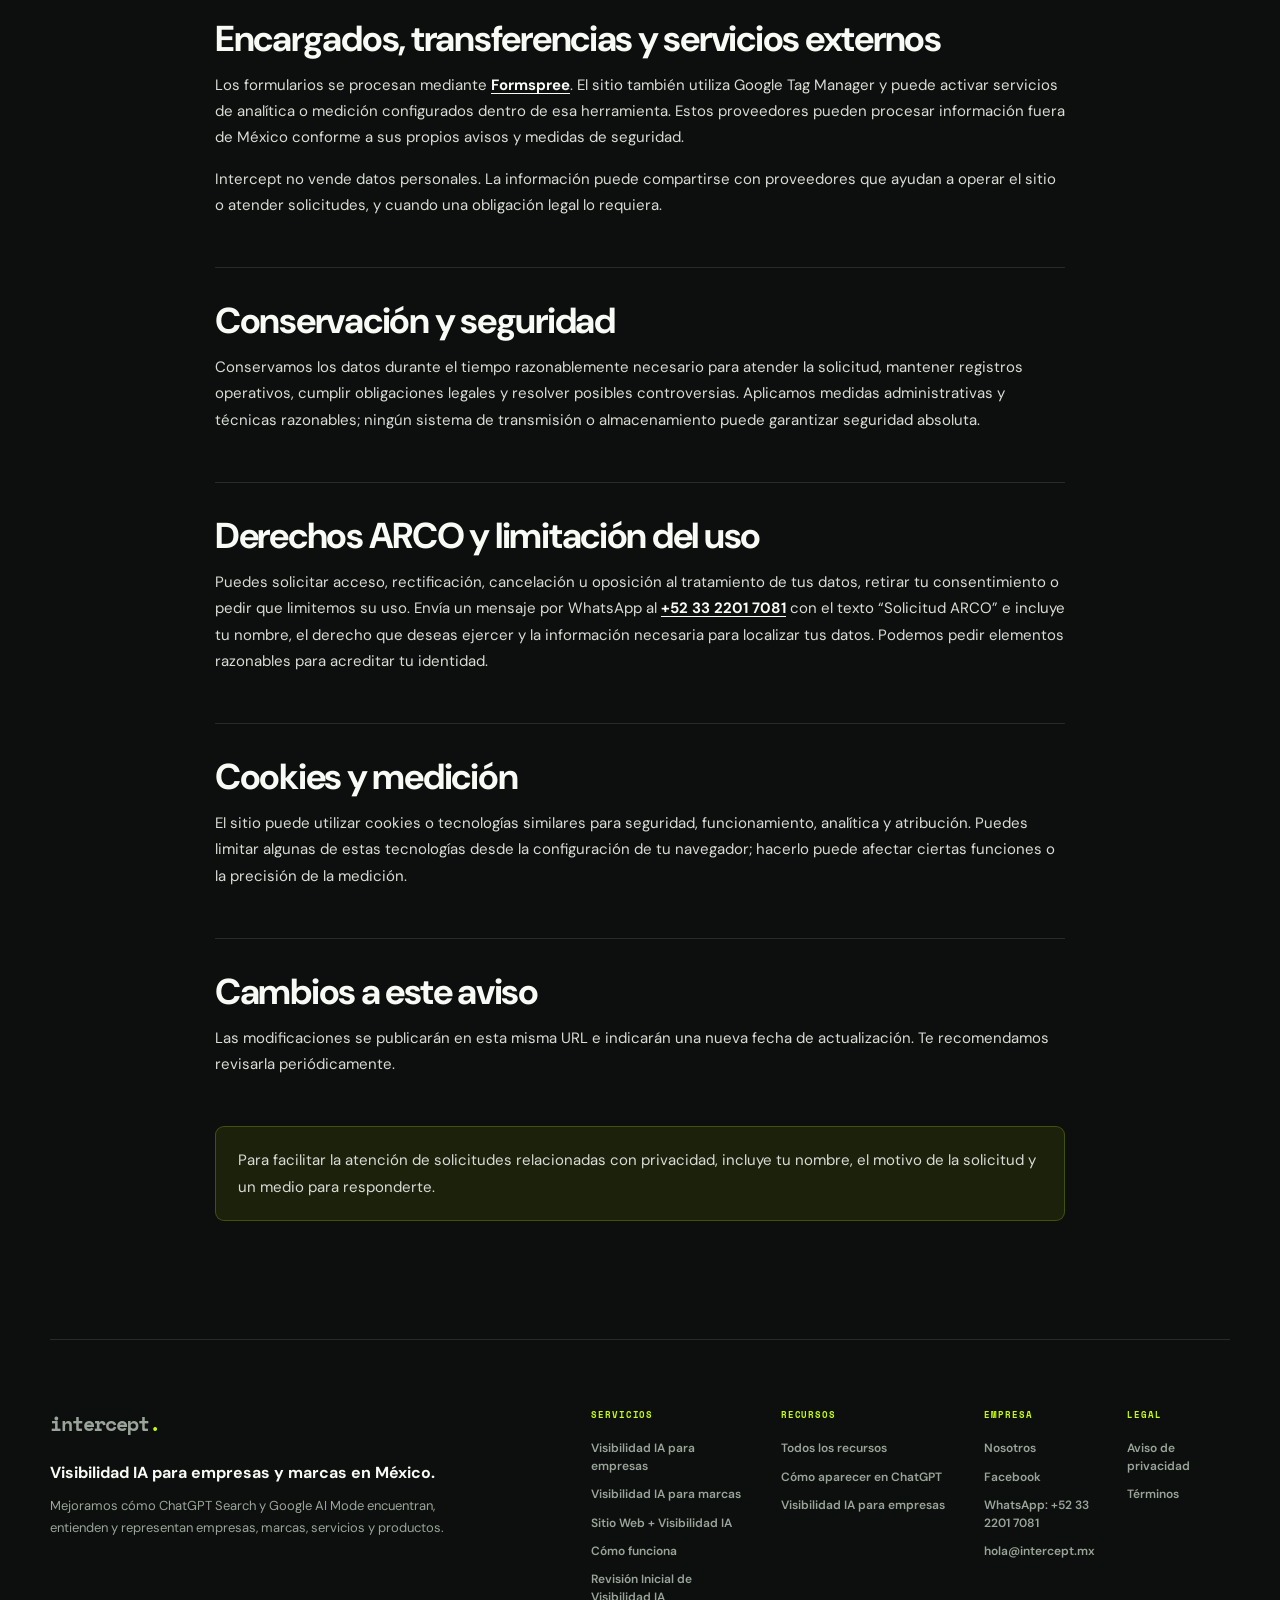
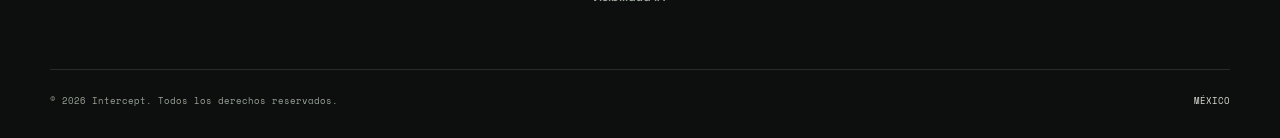
<file: aviso-de-privacidad/index.html>
<!doctype html>
<html lang="es-MX">
<head>
  <!-- Google Tag Manager -->
  <script>
    (function(w,d,s,l,i){w[l]=w[l]||[];w[l].push({'gtm.start':
    new Date().getTime(),event:'gtm.js'});var f=d.getElementsByTagName(s)[0],
    j=d.createElement(s),dl=l!='dataLayer'?'&l='+l:'';j.async=true;j.src=
    'https://www.googletagmanager.com/gtm.js?id='+i+dl;f.parentNode.insertBefore(j,f);
    })(window,document,'script','dataLayer','GTM-K83PTF3G');
  </script>
  <!-- End Google Tag Manager -->
  <meta charset="utf-8">
  <meta name="viewport" content="width=device-width, initial-scale=1">
  <meta name="theme-color" content="#0c0f0d">
  <meta name="description" content="Consulta el aviso de privacidad de Intercept y conoce cómo tratamos los datos enviados mediante este sitio web.">
  <meta name="robots" content="noindex,follow">
  <link rel="canonical" href="https://www.intercept.mx/aviso-de-privacidad/">
  <link rel="preconnect" href="https://fonts.googleapis.com">
  <link rel="preconnect" href="https://fonts.gstatic.com" crossorigin>
  <link href="https://fonts.googleapis.com/css2?family=DM+Sans:opsz,wght@9..40,400;9..40,500;9..40,600;9..40,700&amp;family=Space+Mono:wght@400;700&amp;display=swap" rel="stylesheet">
  <link rel="stylesheet" href="../styles.css">
  <link rel="stylesheet" href="../legal.css">
  <link rel="stylesheet" href="../navigation.css">
  <link rel="stylesheet" href="../footer.css">
  <title>Aviso de privacidad | Intercept</title>
</head>
<body>
  <noscript><iframe src="https://www.googletagmanager.com/ns.html?id=GTM-K83PTF3G" height="0" width="0" style="display:none;visibility:hidden"></iframe></noscript>
  <a class="skip-link" href="#contenido">Saltar al contenido</a>
  <header class="site-header" data-header data-site-header>
    <a class="brand" href="/" aria-label="Intercept, ir al inicio">intercept<span>.</span></a>
    <button class="nav-toggle" type="button" aria-expanded="false" aria-controls="primary-navigation" aria-label="Abrir menú" data-nav-toggle><span data-nav-label>Menú</span><span class="nav-toggle__icon" aria-hidden="true"></span></button>
    <div class="nav-panel" id="primary-navigation" data-nav-panel>
      <nav class="site-nav" aria-label="Navegación principal"><a href="/como-funciona/">Cómo funciona</a><a href="/visibilidad-ia/">Visibilidad IA</a><a href="/visibilidad-ia-para-marcas/">Para marcas</a>
        <a href="/sitio-web-visibilidad-ia/">Sitio web + IA</a><a href="/recursos/">Recursos</a><a href="/nosotros/">Nosotros</a></nav>
      <a class="button button--accent button--small nav-cta" href="/diagnostico-express/" data-cta-location="header">Solicitar revisión inicial</a>
    </div>
  </header>
  <main class="legal-main" id="contenido">
    <section class="section legal-hero">
      <p class="eyebrow"><span></span> Legal</p>
      <h1>Aviso de privacidad</h1>
      <p class="legal-hero__lead">Cómo Intercept obtiene, utiliza y protege los datos que compartes mediante este sitio.</p>
      <div class="legal-meta"><span>Última actualización: 17 de agosto de 2026</span><span>Aplicable en México</span></div>
    </section>
    <article class="section legal-body">
      <section>
        <h2>Responsable del tratamiento</h2>
        <p><strong>Arturo Andre Fernández Velasco</strong>, quien opera bajo el nombre comercial Intercept en México, es responsable del tratamiento de los datos personales recabados mediante intercept.mx.</p>
        <p>Domicilio: Plaza Marina, local 130, C.P. 48280, Marina Vallarta y Av. Francisco Medina Ascencio, Marina Vallarta, C.P. 48335, Puerto Vallarta, Jalisco.</p>
        <p>Para asuntos relacionados con privacidad, escribe por WhatsApp al <a href="https://wa.me/523322017081">+52 33 2201 7081</a> e indica que se trata de una solicitud de privacidad.</p>
      </section>
      <section>
        <h2>Datos que podemos recabar</h2>
        <p>Según el formulario utilizado, podemos solicitar nombre, marca o empresa, sitio web, ciudad o mercado, categoría o producto principal, número de WhatsApp y respuestas relacionadas con autoridad de compra e intención de implementación.</p>
        <p>También podemos registrar datos técnicos y de atribución como URL de la página, referencia de origen, parámetros UTM, fecha y hora, identificador de envío, dirección IP, tipo de navegador, dispositivo e información de interacción recopilada mediante herramientas de analítica.</p>
        <p>No solicitamos datos personales sensibles. Te pedimos no incluir información sensible, financiera, médica ni identificadores oficiales en los formularios.</p>
      </section>
      <section>
        <h2>Finalidades</h2>
        <ul>
          <li>revisar y responder solicitudes de contacto, revisión inicial o evaluación de proyecto;</li>
          <li>evaluar si una empresa o marca cumple los criterios del servicio solicitado;</li>
          <li>preparar y entregar observaciones o una Revisión Inicial cuando corresponda;</li>
          <li>dar seguimiento por WhatsApp u otro medio proporcionado voluntariamente;</li>
          <li>mantener registros operativos, prevenir abuso y proteger la seguridad del sitio;</li>
          <li>medir el funcionamiento del sitio, la atribución de campañas y la eficacia de sus contenidos.</li>
        </ul>
      </section>
      <section>
        <h2>Encargados, transferencias y servicios externos</h2>
        <p>Los formularios se procesan mediante <a href="https://formspree.io/legal/privacy-policy/" target="_blank" rel="noopener">Formspree</a>. El sitio también utiliza Google Tag Manager y puede activar servicios de analítica o medición configurados dentro de esa herramienta. Estos proveedores pueden procesar información fuera de México conforme a sus propios avisos y medidas de seguridad.</p>
        <p>Intercept no vende datos personales. La información puede compartirse con proveedores que ayudan a operar el sitio o atender solicitudes, y cuando una obligación legal lo requiera.</p>
      </section>
      <section>
        <h2>Conservación y seguridad</h2>
        <p>Conservamos los datos durante el tiempo razonablemente necesario para atender la solicitud, mantener registros operativos, cumplir obligaciones legales y resolver posibles controversias. Aplicamos medidas administrativas y técnicas razonables; ningún sistema de transmisión o almacenamiento puede garantizar seguridad absoluta.</p>
      </section>
      <section>
        <h2>Derechos ARCO y limitación del uso</h2>
        <p>Puedes solicitar acceso, rectificación, cancelación u oposición al tratamiento de tus datos, retirar tu consentimiento o pedir que limitemos su uso. Envía un mensaje por WhatsApp al <a href="https://wa.me/523322017081">+52 33 2201 7081</a> con el texto “Solicitud ARCO” e incluye tu nombre, el derecho que deseas ejercer y la información necesaria para localizar tus datos. Podemos pedir elementos razonables para acreditar tu identidad.</p>
      </section>
      <section>
        <h2>Cookies y medición</h2>
        <p>El sitio puede utilizar cookies o tecnologías similares para seguridad, funcionamiento, analítica y atribución. Puedes limitar algunas de estas tecnologías desde la configuración de tu navegador; hacerlo puede afectar ciertas funciones o la precisión de la medición.</p>
      </section>
      <section>
        <h2>Cambios a este aviso</h2>
        <p>Las modificaciones se publicarán en esta misma URL e indicarán una nueva fecha de actualización. Te recomendamos revisarla periódicamente.</p>
      </section>
      <aside class="legal-callout"><p>Para facilitar la atención de solicitudes relacionadas con privacidad, incluye tu nombre, el motivo de la solicitud y un medio para responderte.</p></aside>
    </article>
  </main>
  <footer class="global-footer">
    <div class="global-footer__main">
      <div class="global-footer__identity"><a class="brand" href="/" aria-label="Intercept, ir al inicio">intercept<span>.</span></a><strong>Visibilidad IA para empresas y marcas en México.</strong><p>Mejoramos cómo ChatGPT Search y Google AI Mode encuentran, entienden y representan empresas, marcas, servicios y productos.</p></div>
      <div class="global-footer__nav">
        <nav class="global-footer__group" aria-label="Servicios"><p>Servicios</p><a href="/visibilidad-ia/">Visibilidad IA para empresas</a><a href="/visibilidad-ia-para-marcas/">Visibilidad IA para marcas</a><a href="/sitio-web-visibilidad-ia/">Sitio Web + Visibilidad IA</a><a href="/como-funciona/">Cómo funciona</a><a href="/diagnostico-express/">Revisión Inicial de Visibilidad IA</a></nav>
        <nav class="global-footer__group" aria-label="Recursos"><p>Recursos</p><a href="/recursos/">Todos los recursos</a><a href="/recursos/como-aparecer-en-chatgpt/">Cómo aparecer en ChatGPT</a><a href="/recursos/visibilidad-ia-para-empresas/">Visibilidad IA para empresas</a></nav>
        <nav class="global-footer__group" aria-label="Empresa"><p>Empresa</p><a href="/nosotros/">Nosotros</a><a href="https://www.facebook.com/intercept.mx" target="_blank" rel="noopener noreferrer">Facebook</a><a href="https://wa.me/523322017081" target="_blank" rel="noopener noreferrer">WhatsApp: +52 33 2201 7081</a><a href="mailto:hola@intercept.mx">hola@intercept.mx</a></nav>
        <nav class="global-footer__group" aria-label="Legal"><p>Legal</p><a href="/aviso-de-privacidad/" aria-current="page">Aviso de privacidad</a><a href="/terminos/">Términos</a></nav>
      </div>
    </div>
    <div class="global-footer__bottom"><p>© <span data-year>2026</span> Intercept. Todos los derechos reservados.</p><p class="global-footer__location">México</p></div>
  </footer>
  <script src="../navigation.js" defer></script>
  <script src="../script.js" defer></script>
</body>
</html>
</file>
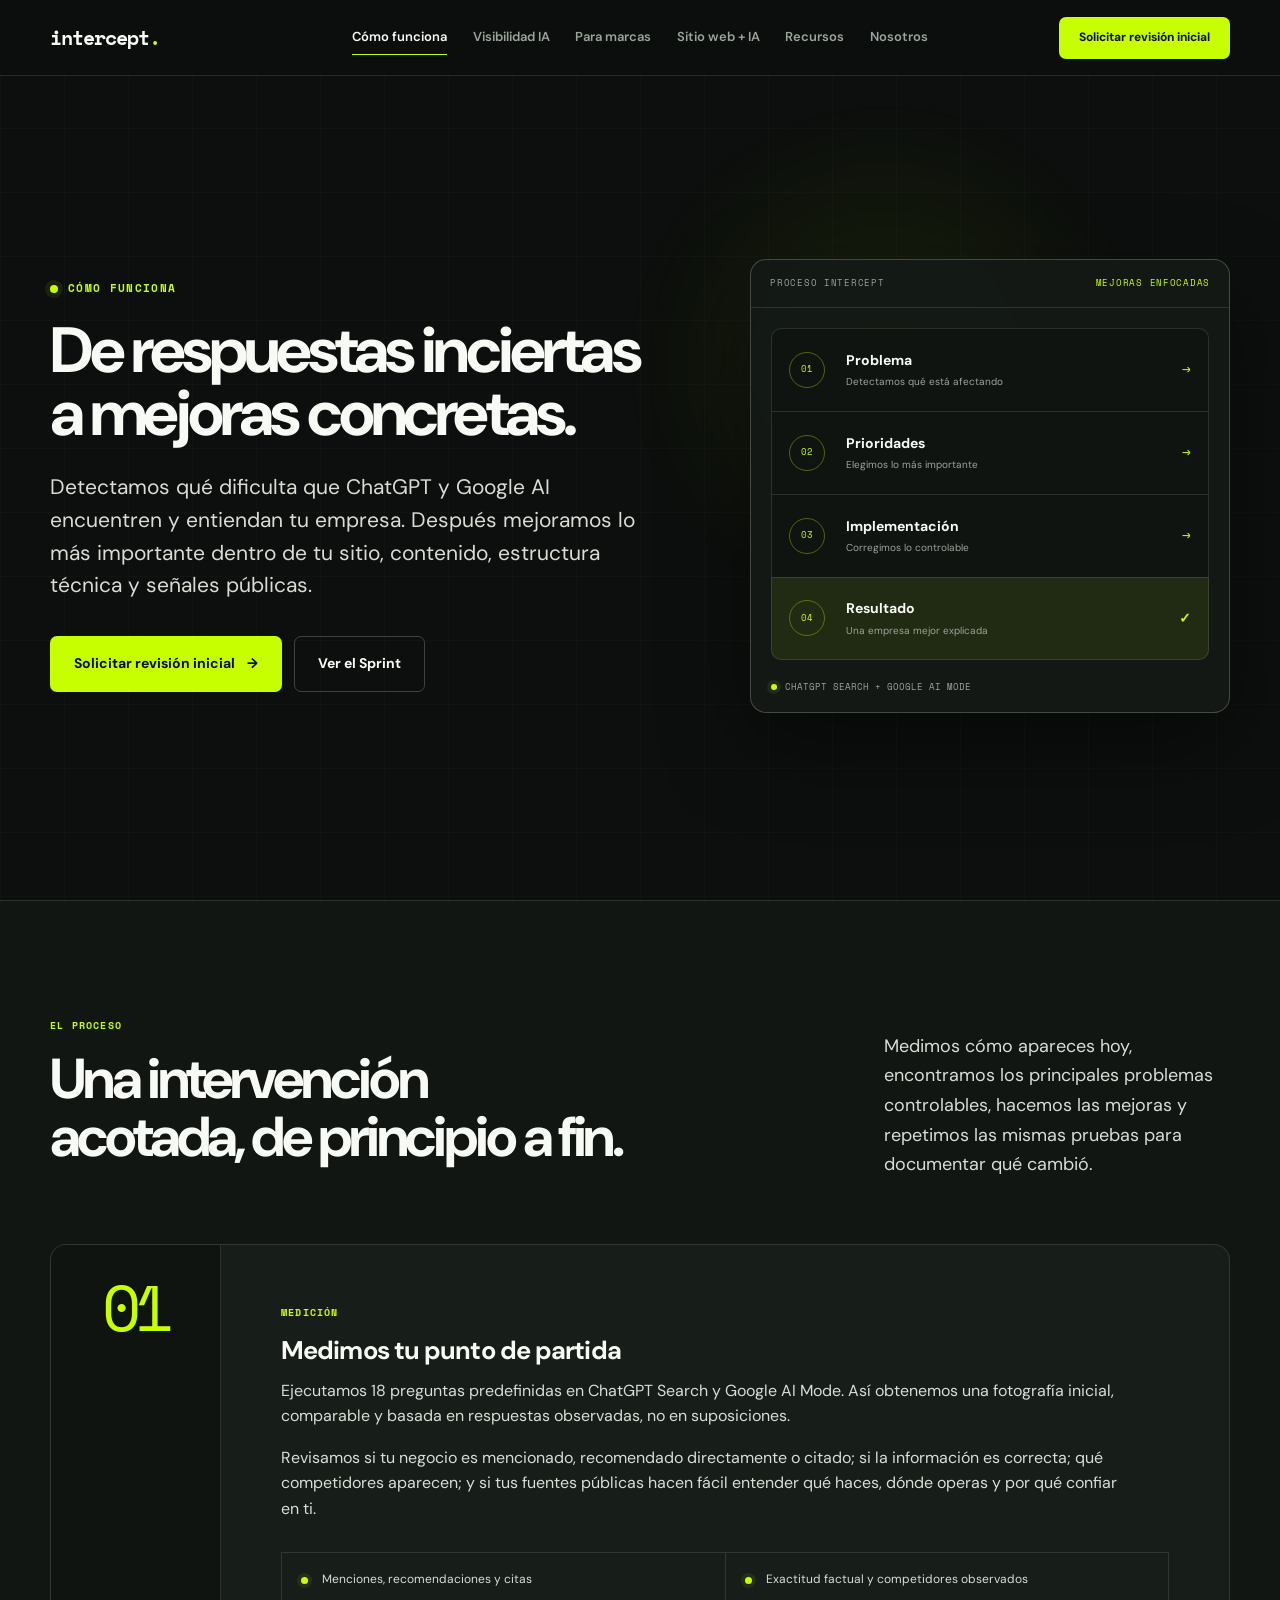
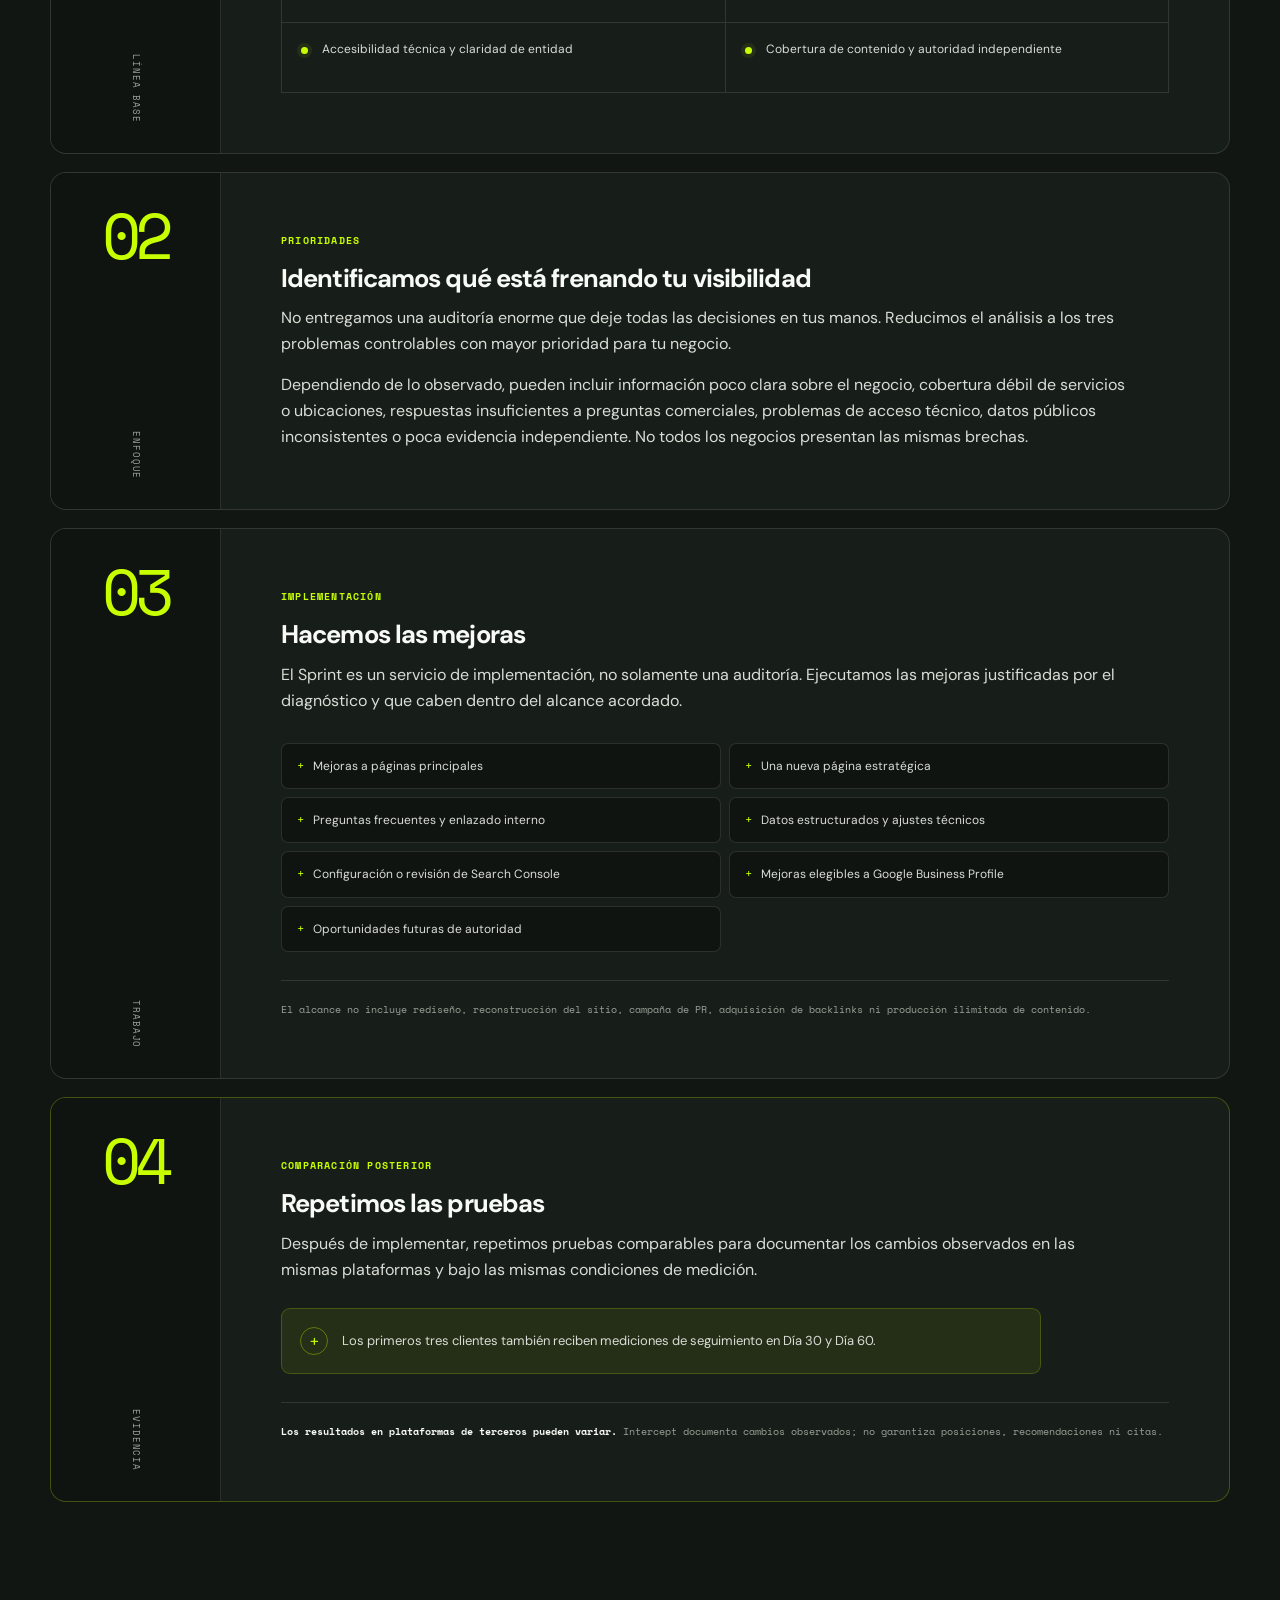
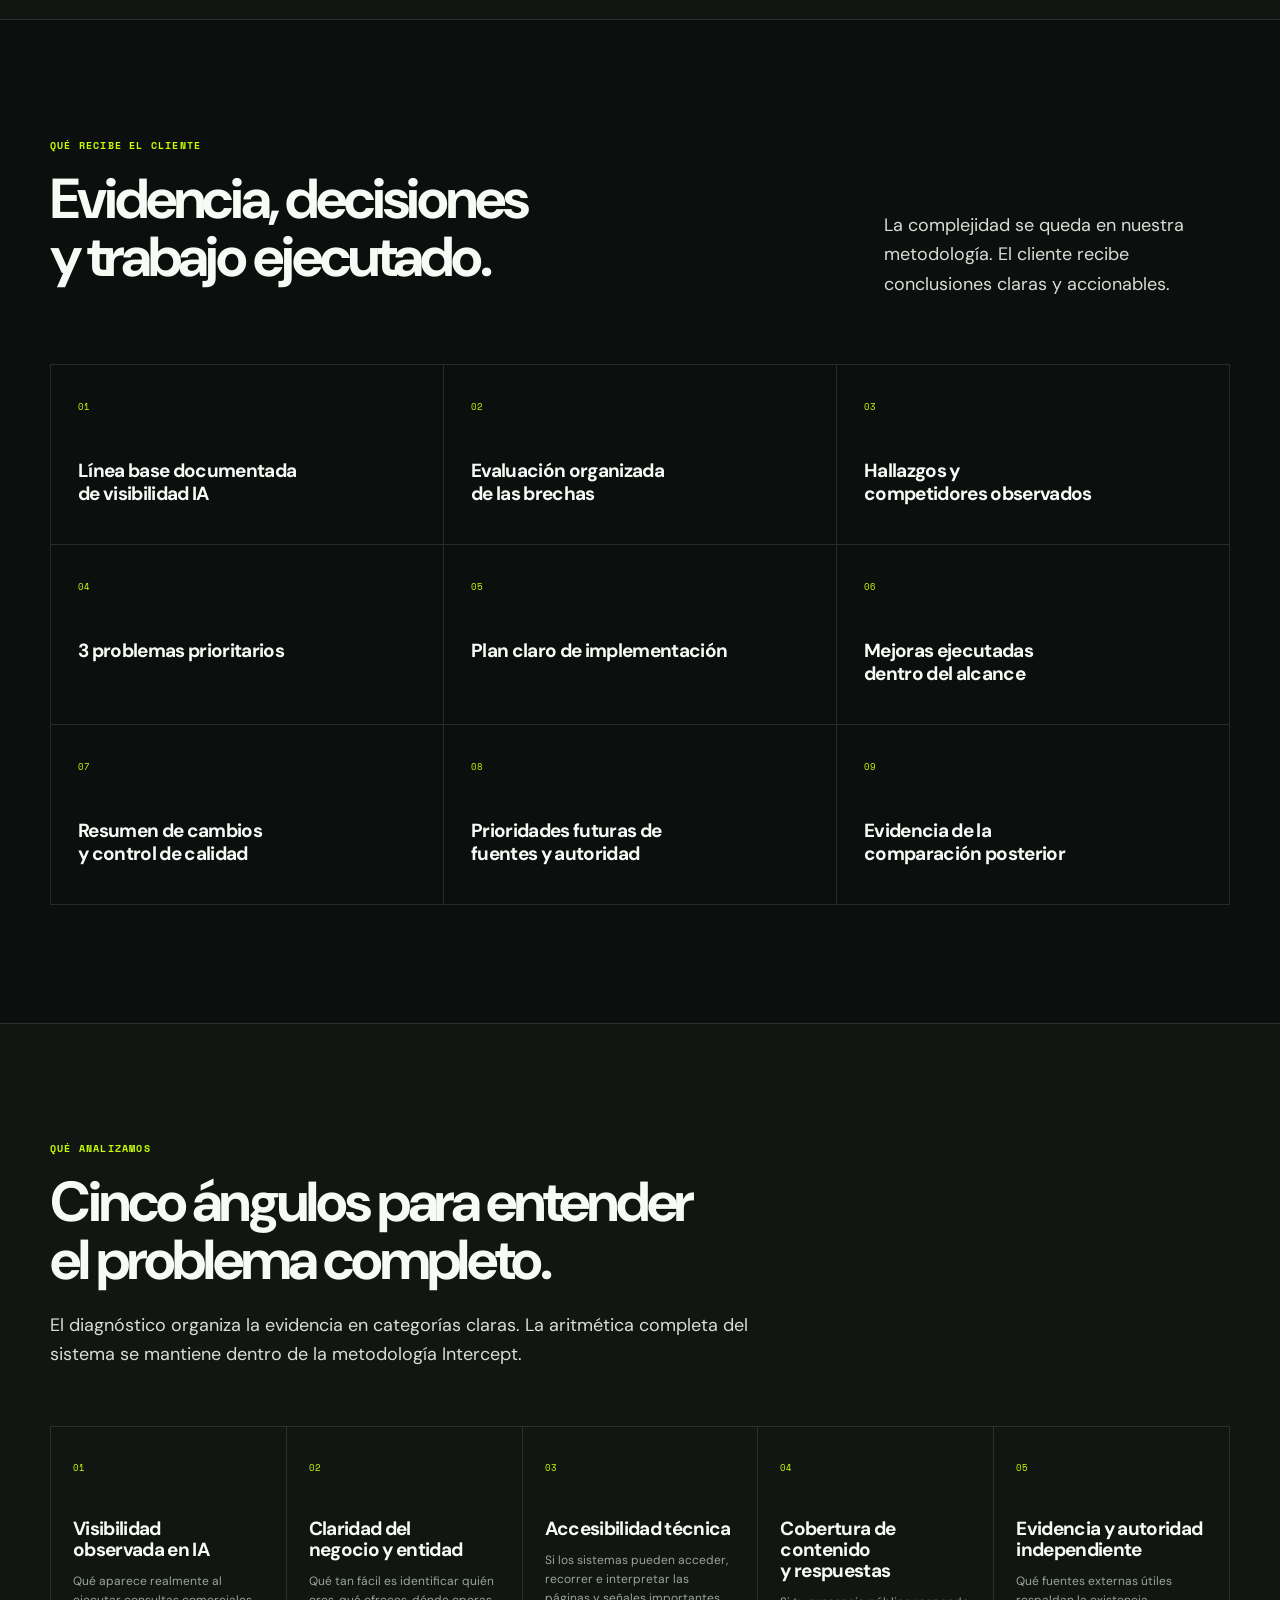
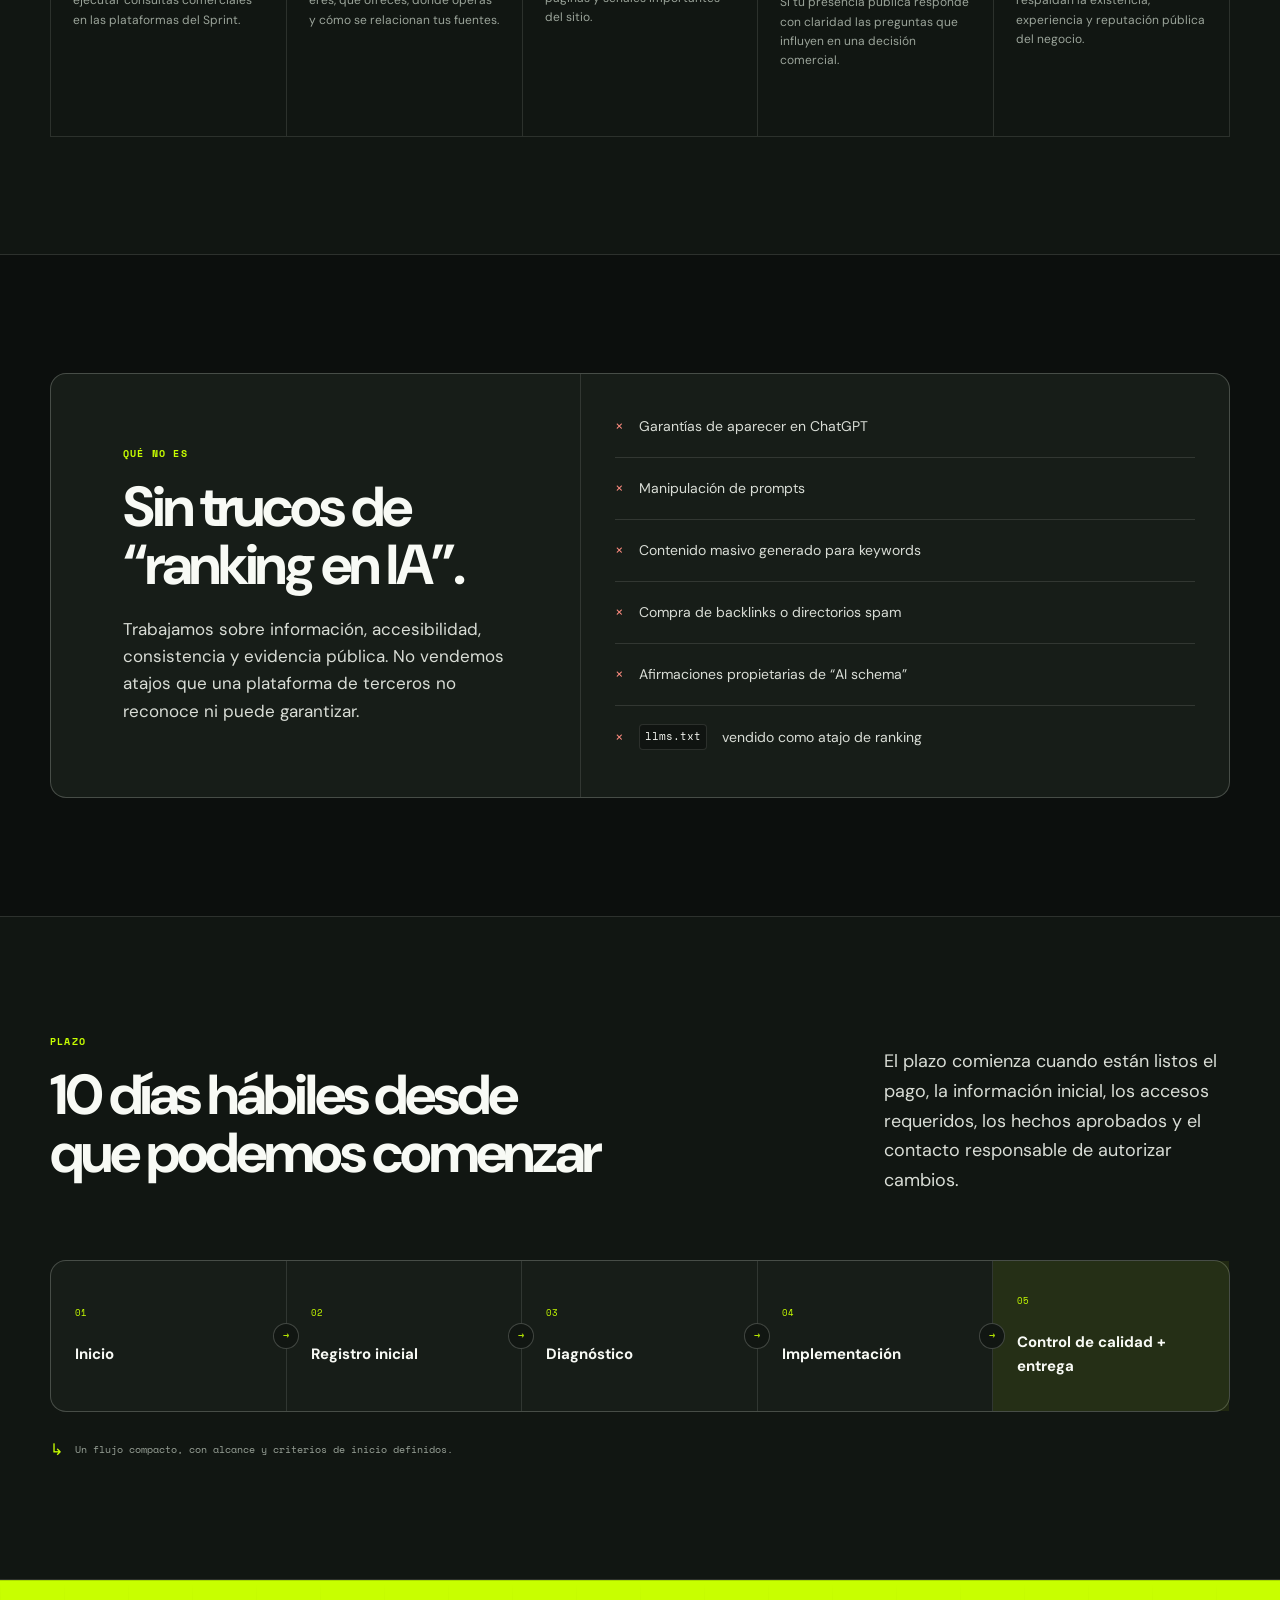
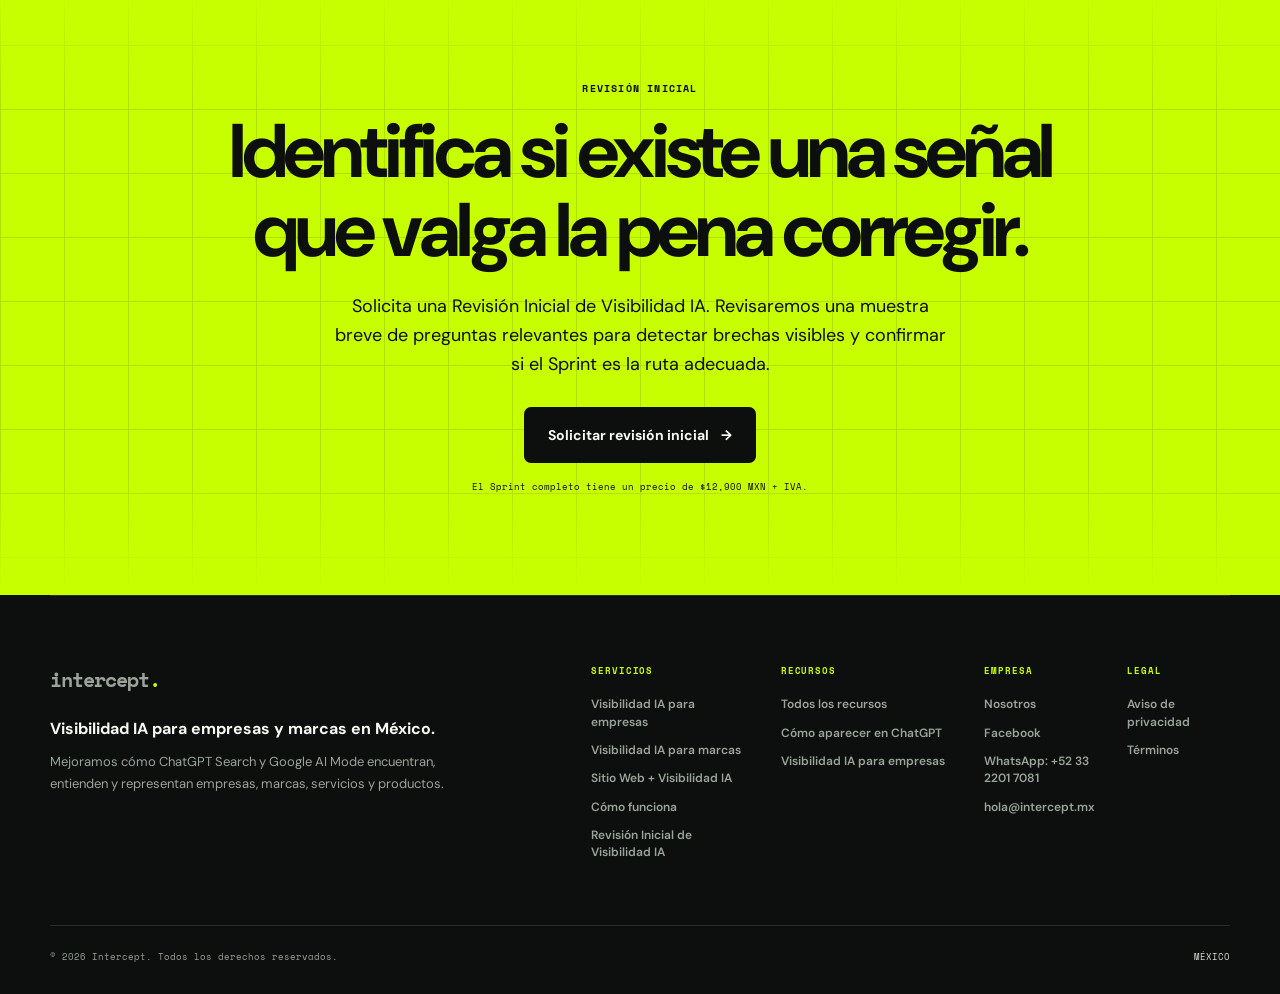
<file: como-funciona/index.html>
<!doctype html>
<html lang="es-MX">
<head>
  <!-- Google Tag Manager -->
  <script>
    (function(w,d,s,l,i){w[l]=w[l]||[];w[l].push({'gtm.start':
    new Date().getTime(),event:'gtm.js'});var f=d.getElementsByTagName(s)[0],
    j=d.createElement(s),dl=l!='dataLayer'?'&l='+l:'';j.async=true;j.src=
    'https://www.googletagmanager.com/gtm.js?id='+i+dl;f.parentNode.insertBefore(j,f);
    })(window,document,'script','dataLayer','GTM-K83PTF3G');
  </script>
  <!-- End Google Tag Manager -->
  <meta charset="utf-8">
  <meta name="viewport" content="width=device-width, initial-scale=1">
  <meta name="theme-color" content="#0c0f0d">
  <meta name="description" content="Conoce cómo Intercept detecta barreras, implementa mejoras concretas y compara después cómo ChatGPT Search y Google AI Mode presentan tu negocio.">
  <meta property="og:type" content="website">
  <meta property="og:locale" content="es_MX">
  <meta property="og:title" content="Cómo funciona el Sprint de Visibilidad IA | Intercept">
  <meta property="og:description" content="Detectamos qué dificulta que la IA entienda tu empresa, mejoramos lo controlable y comparamos después qué cambió.">
  <meta property="og:url" content="https://www.intercept.mx/como-funciona/">
  <meta property="og:image" content="https://www.intercept.mx/assets/og-intercept.png">
  <meta property="og:image:width" content="1200">
  <meta property="og:image:height" content="630">
  <meta property="og:image:alt" content="Intercept: visibilidad en IA para negocios">
  <meta name="twitter:card" content="summary_large_image">
  <meta name="twitter:title" content="Cómo funciona el Sprint de Visibilidad IA | Intercept">
  <meta name="twitter:description" content="Cómo detectamos barreras, implementamos mejoras concretas y comparamos después la visibilidad de un negocio en IA.">
  <meta name="twitter:image" content="https://www.intercept.mx/assets/og-intercept.png">
  <link rel="canonical" href="https://www.intercept.mx/como-funciona/">
  <link rel="preconnect" href="https://fonts.googleapis.com">
  <link rel="preconnect" href="https://fonts.gstatic.com" crossorigin>
  <link href="https://fonts.googleapis.com/css2?family=DM+Sans:opsz,wght@9..40,400;9..40,500;9..40,600;9..40,700&amp;family=Space+Mono:wght@400;700&amp;display=swap" rel="stylesheet">
  <link rel="stylesheet" href="../styles.css">
  <link rel="stylesheet" href="styles.css">
  <link rel="stylesheet" href="../navigation.css">
  <link rel="stylesheet" href="../footer.css">
  <title>Cómo funciona el Sprint de Visibilidad IA | Intercept</title>
  <script type="application/ld+json">
  {
    "@context": "https://schema.org",
    "@type": "WebPage",
    "@id": "https://www.intercept.mx/como-funciona/#webpage",
    "url": "https://www.intercept.mx/como-funciona/",
    "name": "Cómo funciona el Sprint de Visibilidad IA | Intercept",
    "description": "Conoce cómo Intercept detecta barreras, implementa mejoras concretas y compara después cómo la IA presenta tu negocio.",
    "isPartOf": { "@id": "https://www.intercept.mx/#website" },
    "publisher": { "@id": "https://www.intercept.mx/#organization" },
    "inLanguage": "es-MX"
  }
  </script>
</head>

<body>
  <!-- Google Tag Manager (noscript) -->
  <noscript>
    <iframe src="https://www.googletagmanager.com/ns.html?id=GTM-K83PTF3G"
    height="0" width="0" style="display:none;visibility:hidden"></iframe>
  </noscript>
  <!-- End Google Tag Manager (noscript) -->
  <a class="skip-link" href="#contenido">Saltar al contenido</a>

  <header class="site-header" data-header data-site-header>
    <a class="brand" href="/" aria-label="Intercept, ir al inicio">intercept<span>.</span></a>
    <button class="nav-toggle" type="button" aria-expanded="false" aria-controls="primary-navigation" aria-label="Abrir menú" data-nav-toggle><span data-nav-label>Menú</span><span class="nav-toggle__icon" aria-hidden="true"></span></button>
    <div class="nav-panel" id="primary-navigation" data-nav-panel>
      <nav class="site-nav" aria-label="Navegación principal">
        <a href="/como-funciona/">Cómo funciona</a>
        <a href="/visibilidad-ia/">Visibilidad IA</a>
        <a href="/visibilidad-ia-para-marcas/">Para marcas</a>
        <a href="/sitio-web-visibilidad-ia/">Sitio web + IA</a>
        <a href="/recursos/">Recursos</a>
        <a href="/nosotros/">Nosotros</a>
      </nav>
      <a class="button button--accent button--small nav-cta" href="/diagnostico-express/" data-cta-location="header">Solicitar revisión inicial</a>
    </div>
  </header>

  <main id="contenido">
    <section class="hero section cf-hero" id="inicio">
      <div class="hero__copy">
        <p class="eyebrow"><span></span> Cómo funciona</p>
        <h1>De respuestas inciertas a mejoras concretas.</h1>
        <p class="hero__lead">Detectamos qué dificulta que ChatGPT y Google AI encuentren y entiendan tu empresa. Después mejoramos lo más importante dentro de tu sitio, contenido, estructura técnica y señales públicas.</p>
        <div class="hero__actions">
          <a class="button button--accent button--large" href="/diagnostico-express/">Solicitar revisión inicial <span aria-hidden="true">→</span></a>
          <a class="button button--outline button--large" href="/visibilidad-ia/#incluye">Ver el Sprint</a>
        </div>
      </div>

      <aside class="stage-map" aria-label="Las cuatro etapas del Sprint: problema, prioridades, implementación y resultado">
        <div class="stage-map__header">
          <span>Proceso Intercept</span>
          <span>Mejoras enfocadas</span>
        </div>
        <ol>
          <li><span>01</span><div><strong>Problema</strong><small>Detectamos qué está afectando</small></div><i aria-hidden="true">→</i></li>
          <li><span>02</span><div><strong>Prioridades</strong><small>Elegimos lo más importante</small></div><i aria-hidden="true">→</i></li>
          <li><span>03</span><div><strong>Implementación</strong><small>Corregimos lo controlable</small></div><i aria-hidden="true">→</i></li>
          <li><span>04</span><div><strong>Resultado</strong><small>Una empresa mejor explicada</small></div><b aria-hidden="true">✓</b></li>
        </ol>
        <p><span aria-hidden="true"></span> ChatGPT Search + Google AI Mode</p>
      </aside>
    </section>

    <section class="section section--border process-section reveal" id="proceso">
      <div class="section-heading section-heading--split">
        <div>
          <p class="kicker">El proceso</p>
          <h2>Una intervención acotada, de principio a fin.</h2>
        </div>
        <p>Medimos cómo apareces hoy, encontramos los principales problemas controlables, hacemos las mejoras y repetimos las mismas pruebas para documentar qué cambió.</p>
      </div>

      <div class="step-list">
        <article class="step-card">
          <div class="step-card__number"><span>01</span><small>Línea base</small></div>
          <div class="step-card__content">
            <p class="kicker">Medición</p>
            <h3>Medimos tu punto de partida</h3>
            <p>Ejecutamos 18 preguntas predefinidas en ChatGPT Search y Google AI Mode. Así obtenemos una fotografía inicial, comparable y basada en respuestas observadas, no en suposiciones.</p>
            <p>Revisamos si tu negocio es mencionado, recomendado directamente o citado; si la información es correcta; qué competidores aparecen; y si tus fuentes públicas hacen fácil entender qué haces, dónde operas y por qué confiar en ti.</p>
            <ul class="signal-list" aria-label="Aspectos revisados en la línea base">
              <li>Menciones, recomendaciones y citas</li>
              <li>Exactitud factual y competidores observados</li>
              <li>Accesibilidad técnica y claridad de entidad</li>
              <li>Cobertura de contenido y autoridad independiente</li>
            </ul>
          </div>
        </article>

        <article class="step-card">
          <div class="step-card__number"><span>02</span><small>Enfoque</small></div>
          <div class="step-card__content">
            <p class="kicker">Prioridades</p>
            <h3>Identificamos qué está frenando tu visibilidad</h3>
            <p>No entregamos una auditoría enorme que deje todas las decisiones en tus manos. Reducimos el análisis a los tres problemas controlables con mayor prioridad para tu negocio.</p>
            <p>Dependiendo de lo observado, pueden incluir información poco clara sobre el negocio, cobertura débil de servicios o ubicaciones, respuestas insuficientes a preguntas comerciales, problemas de acceso técnico, datos públicos inconsistentes o poca evidencia independiente. No todos los negocios presentan las mismas brechas.</p>
          </div>
        </article>

        <article class="step-card">
          <div class="step-card__number"><span>03</span><small>Trabajo</small></div>
          <div class="step-card__content">
            <p class="kicker">Implementación</p>
            <h3>Hacemos las mejoras</h3>
            <p>El Sprint es un servicio de implementación, no solamente una auditoría. Ejecutamos las mejoras justificadas por el diagnóstico y que caben dentro del alcance acordado.</p>
            <ul class="scope-grid">
              <li>Mejoras a páginas principales</li>
              <li>Una nueva página estratégica</li>
              <li>Preguntas frecuentes y enlazado interno</li>
              <li>Datos estructurados y ajustes técnicos</li>
              <li>Configuración o revisión de Search Console</li>
              <li>Mejoras elegibles a Google Business Profile</li>
              <li>Oportunidades futuras de autoridad</li>
            </ul>
            <p class="scope-boundary">El alcance no incluye rediseño, reconstrucción del sitio, campaña de PR, adquisición de backlinks ni producción ilimitada de contenido.</p>
          </div>
        </article>

        <article class="step-card step-card--retest">
          <div class="step-card__number"><span>04</span><small>Evidencia</small></div>
          <div class="step-card__content">
            <p class="kicker">Comparación posterior</p>
            <h3>Repetimos las pruebas</h3>
            <p>Después de implementar, repetimos pruebas comparables para documentar los cambios observados en las mismas plataformas y bajo las mismas condiciones de medición.</p>
            <div class="launch-note"><span>+</span><p>Los primeros tres clientes también reciben mediciones de seguimiento en Día 30 y Día 60.</p></div>
            <p class="scope-boundary"><strong>Los resultados en plataformas de terceros pueden variar.</strong> Intercept documenta cambios observados; no garantiza posiciones, recomendaciones ni citas.</p>
          </div>
        </article>
      </div>
    </section>

    <section class="section deliverable-section reveal" id="entregables">
      <div class="section-heading section-heading--split">
        <div>
          <p class="kicker">Qué recibe el cliente</p>
          <h2>Evidencia, decisiones y trabajo ejecutado.</h2>
        </div>
        <p>La complejidad se queda en nuestra metodología. El cliente recibe conclusiones claras y accionables.</p>
      </div>

      <div class="deliverable-grid">
        <article><span>01</span><h3>Línea base documentada de visibilidad IA</h3></article>
        <article><span>02</span><h3>Evaluación organizada de las brechas</h3></article>
        <article><span>03</span><h3>Hallazgos y competidores observados</h3></article>
        <article><span>04</span><h3>3 problemas prioritarios</h3></article>
        <article><span>05</span><h3>Plan claro de implementación</h3></article>
        <article><span>06</span><h3>Mejoras ejecutadas dentro del alcance</h3></article>
        <article><span>07</span><h3>Resumen de cambios y control de calidad</h3></article>
        <article><span>08</span><h3>Prioridades futuras de fuentes y autoridad</h3></article>
        <article><span>09</span><h3>Evidencia de la comparación posterior</h3></article>
      </div>
    </section>

    <section class="section section--border methodology-section reveal" id="metodologia">
      <div class="section-heading">
        <p class="kicker">Qué analizamos</p>
        <h2>Cinco ángulos para entender el problema completo.</h2>
        <p>El diagnóstico organiza la evidencia en categorías claras. La aritmética completa del sistema se mantiene dentro de la metodología Intercept.</p>
      </div>

      <div class="methodology-grid">
        <article><span>01</span><h3>Visibilidad observada en IA</h3><p>Qué aparece realmente al ejecutar consultas comerciales en las plataformas del Sprint.</p></article>
        <article><span>02</span><h3>Claridad del negocio y entidad</h3><p>Qué tan fácil es identificar quién eres, qué ofreces, dónde operas y cómo se relacionan tus fuentes.</p></article>
        <article><span>03</span><h3>Accesibilidad técnica</h3><p>Si los sistemas pueden acceder, recorrer e interpretar las páginas y señales importantes del sitio.</p></article>
        <article><span>04</span><h3>Cobertura de contenido y respuestas</h3><p>Si tu presencia pública responde con claridad las preguntas que influyen en una decisión comercial.</p></article>
        <article><span>05</span><h3>Evidencia y autoridad independiente</h3><p>Qué fuentes externas útiles respaldan la existencia, experiencia y reputación pública del negocio.</p></article>
      </div>
    </section>

    <section class="section no-tricks-section reveal" id="sin-trucos">
      <div class="contrast-shell">
        <div>
          <p class="kicker">Qué no es</p>
          <h2>Sin trucos de “ranking en IA”.</h2>
          <p>Trabajamos sobre información, accesibilidad, consistencia y evidencia pública. No vendemos atajos que una plataforma de terceros no reconoce ni puede garantizar.</p>
        </div>
        <ul>
          <li><span>×</span> Garantías de aparecer en ChatGPT</li>
          <li><span>×</span> Manipulación de prompts</li>
          <li><span>×</span> Contenido masivo generado para keywords</li>
          <li><span>×</span> Compra de backlinks o directorios spam</li>
          <li><span>×</span> Afirmaciones propietarias de “AI schema”</li>
          <li><span>×</span> <code>llms.txt</code> vendido como atajo de ranking</li>
        </ul>
      </div>
    </section>

    <section class="section section--border timeline-section reveal" id="timeline">
      <div class="section-heading section-heading--split">
        <div>
          <p class="kicker">Plazo</p>
          <h2>10 días hábiles desde que podemos comenzar</h2>
        </div>
        <p>El plazo comienza cuando están listos el pago, la información inicial, los accesos requeridos, los hechos aprobados y el contacto responsable de autorizar cambios.</p>
      </div>

      <ol class="timeline-flow" aria-label="Etapas del plazo de diez días hábiles">
        <li><span>01</span><strong>Inicio</strong><i aria-hidden="true">→</i></li>
        <li><span>02</span><strong>Registro inicial</strong><i aria-hidden="true">→</i></li>
        <li><span>03</span><strong>Diagnóstico</strong><i aria-hidden="true">→</i></li>
        <li><span>04</span><strong>Implementación</strong><i aria-hidden="true">→</i></li>
        <li><span>05</span><strong>Control de calidad + entrega</strong></li>
      </ol>
      <p class="timeline-note"><span aria-hidden="true">↳</span> Un flujo compacto, con alcance y criterios de inicio definidos.</p>
    </section>

    <section class="final-cta reveal" id="contacto">
      <div class="final-cta__grid" aria-hidden="true"></div>
      <div class="final-cta__content">
        <p class="kicker">Revisión Inicial</p>
        <h2>Identifica si existe una señal que valga la pena corregir.</h2>
        <p>Solicita una Revisión Inicial de Visibilidad IA. Revisaremos una muestra breve de preguntas relevantes para detectar brechas visibles y confirmar si el Sprint es la ruta adecuada.</p>
        <a class="button button--dark button--large" href="/diagnostico-express/">Solicitar revisión inicial <span aria-hidden="true">→</span></a>
        <small>El Sprint completo tiene un precio de $12,900 MXN + IVA.</small>
      </div>
    </section>
  </main>

  <footer class="global-footer">
    <div class="global-footer__main">
      <div class="global-footer__identity"><a class="brand" href="/" aria-label="Intercept, ir al inicio">intercept<span>.</span></a><strong>Visibilidad IA para empresas y marcas en México.</strong><p>Mejoramos cómo ChatGPT Search y Google AI Mode encuentran, entienden y representan empresas, marcas, servicios y productos.</p></div>
      <div class="global-footer__nav">
        <nav class="global-footer__group" aria-label="Servicios"><p>Servicios</p><a href="/visibilidad-ia/">Visibilidad IA para empresas</a><a href="/visibilidad-ia-para-marcas/">Visibilidad IA para marcas</a><a href="/sitio-web-visibilidad-ia/">Sitio Web + Visibilidad IA</a><a href="/como-funciona/">Cómo funciona</a><a href="/diagnostico-express/">Revisión Inicial de Visibilidad IA</a></nav>
        <nav class="global-footer__group" aria-label="Recursos"><p>Recursos</p><a href="/recursos/">Todos los recursos</a><a href="/recursos/como-aparecer-en-chatgpt/">Cómo aparecer en ChatGPT</a><a href="/recursos/visibilidad-ia-para-empresas/">Visibilidad IA para empresas</a></nav>
        <nav class="global-footer__group" aria-label="Empresa"><p>Empresa</p><a href="/nosotros/">Nosotros</a><a href="https://www.facebook.com/intercept.mx" target="_blank" rel="noopener noreferrer">Facebook</a><a href="https://wa.me/523322017081" target="_blank" rel="noopener noreferrer">WhatsApp: +52 33 2201 7081</a><a href="mailto:hola@intercept.mx">hola@intercept.mx</a></nav>
        <nav class="global-footer__group" aria-label="Legal"><p>Legal</p><a href="/aviso-de-privacidad/">Aviso de privacidad</a><a href="/terminos/">Términos</a></nav>
      </div>
    </div>
    <div class="global-footer__bottom"><p>© <span data-year>2026</span> Intercept. Todos los derechos reservados.</p><p class="global-footer__location">México</p></div>
  </footer>

  <script src="../navigation.js" defer></script>
  <script src="../script.js" defer></script>
</body>
</html>
</file>
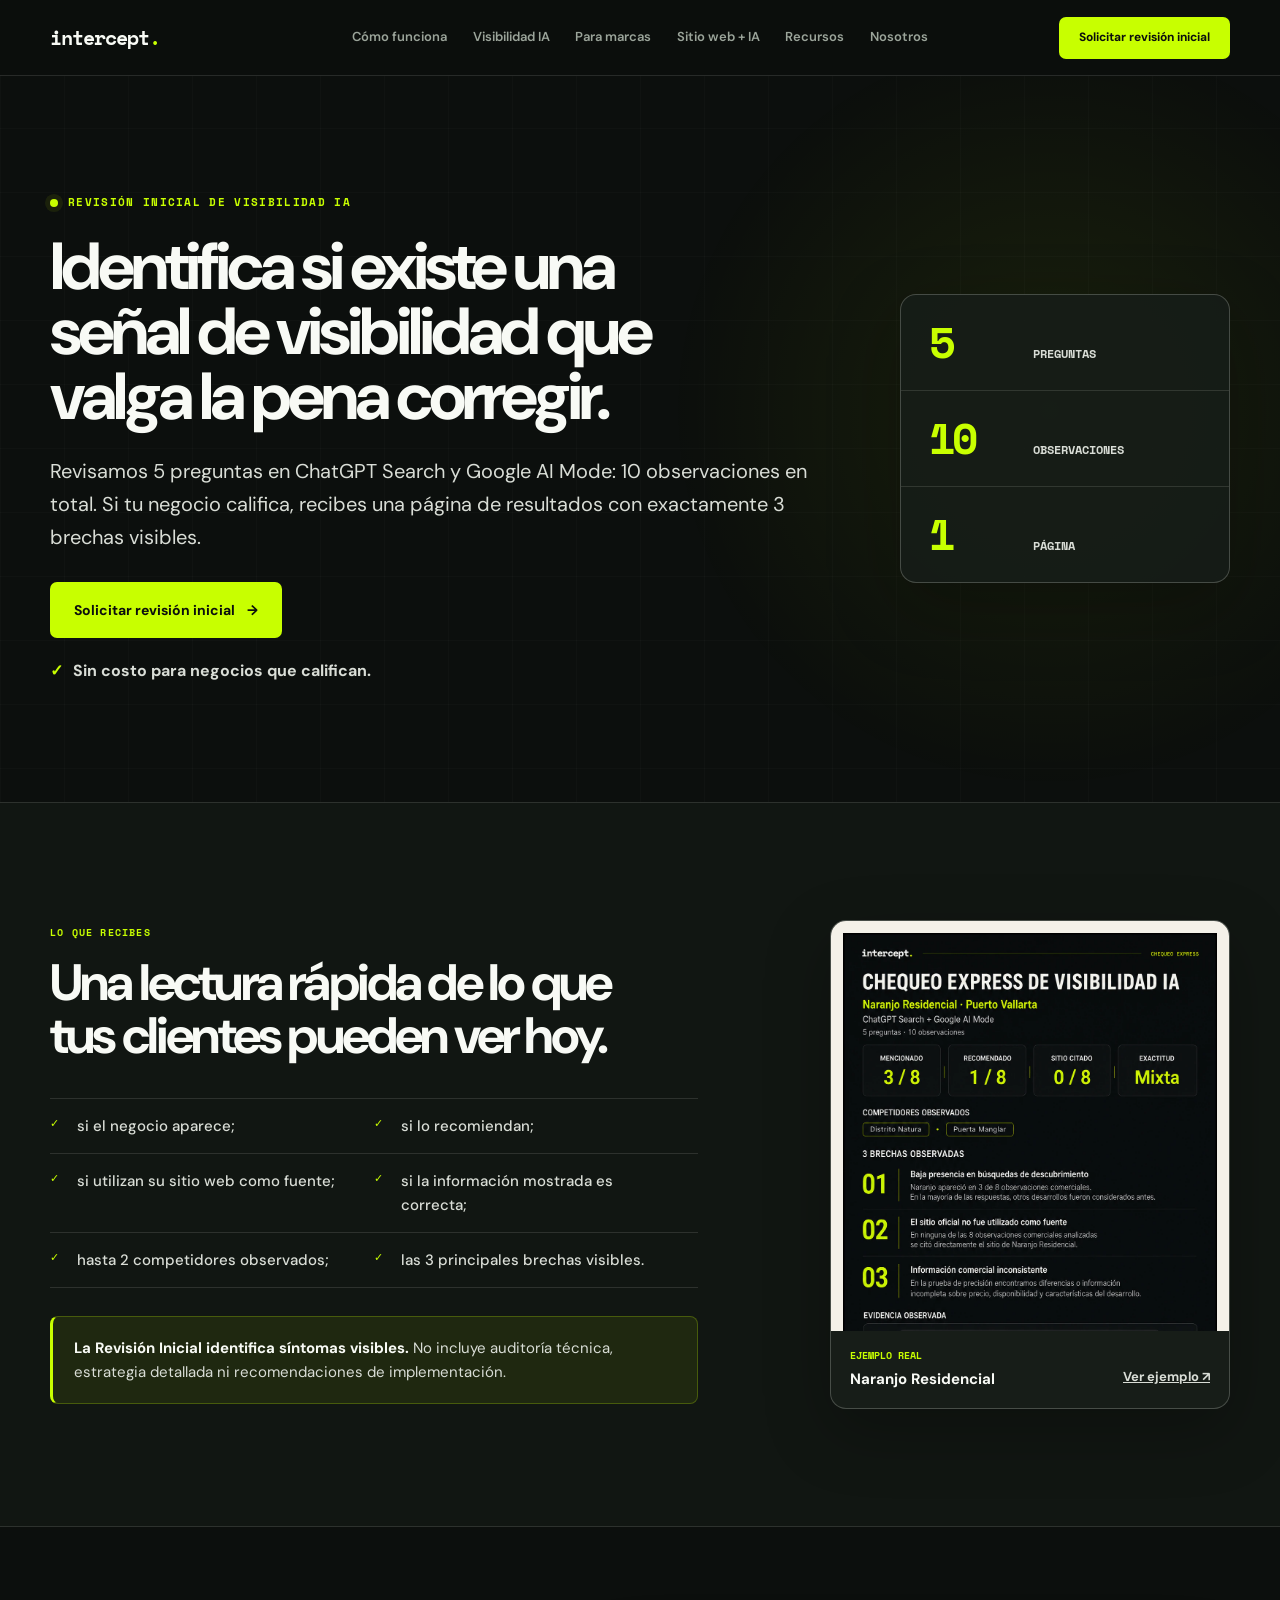
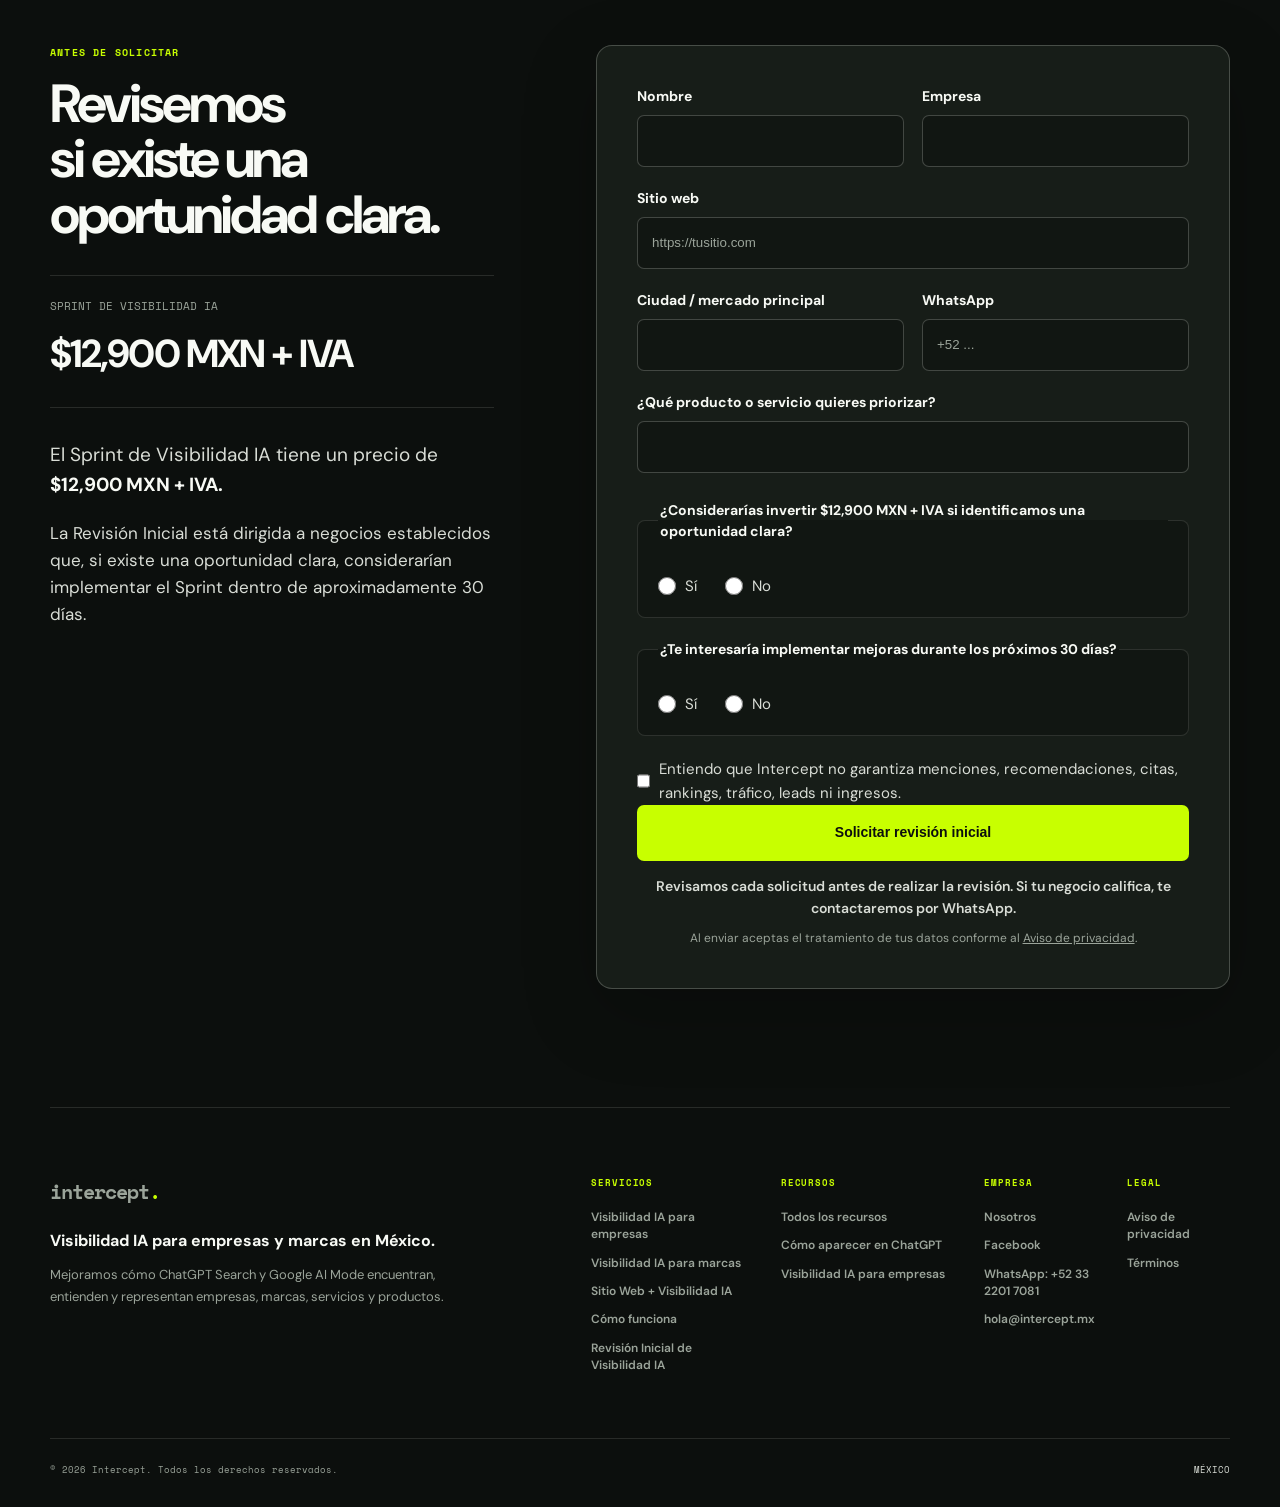
<file: diagnostico-express/index.html>
<!doctype html>
<html lang="es-MX">
<head>
  <!-- Google Tag Manager -->
  <script>
    (function(w,d,s,l,i){w[l]=w[l]||[];w[l].push({'gtm.start':
    new Date().getTime(),event:'gtm.js'});var f=d.getElementsByTagName(s)[0],
    j=d.createElement(s),dl=l!='dataLayer'?'&l='+l:'';j.async=true;j.src=
    'https://www.googletagmanager.com/gtm.js?id='+i+dl;f.parentNode.insertBefore(j,f);
    })(window,document,'script','dataLayer','GTM-K83PTF3G');
  </script>
  <!-- End Google Tag Manager -->
  <meta charset="utf-8">
  <meta name="viewport" content="width=device-width, initial-scale=1">
  <meta name="theme-color" content="#0c0f0d">
  <meta name="description" content="Solicita una Revisión Inicial de Visibilidad IA: 5 preguntas, 10 observaciones y una página con las principales brechas visibles en ChatGPT Search y Google AI Mode.">
  <meta property="og:type" content="website">
  <meta property="og:locale" content="es_MX">
  <meta property="og:title" content="Revisión Inicial de Visibilidad IA | Intercept">
  <meta property="og:description" content="Descubre cómo aparece tu negocio cuando tus clientes buscan opciones en ChatGPT y Google AI.">
  <meta property="og:url" content="https://www.intercept.mx/diagnostico-express/">
  <meta property="og:image" content="https://www.intercept.mx/assets/og-intercept.png">
  <meta name="twitter:card" content="summary_large_image">
  <link rel="canonical" href="https://www.intercept.mx/diagnostico-express/">
  <link rel="preconnect" href="https://fonts.googleapis.com">
  <link rel="preconnect" href="https://fonts.gstatic.com" crossorigin>
  <link href="https://fonts.googleapis.com/css2?family=DM+Sans:opsz,wght@9..40,400;9..40,500;9..40,600;9..40,700&amp;family=Space+Mono:wght@400;700&amp;display=swap" rel="stylesheet">
  <link rel="stylesheet" href="../styles.css">
  <link rel="stylesheet" href="styles.css">
  <link rel="stylesheet" href="../navigation.css">
  <link rel="stylesheet" href="../footer.css">
  <title>Revisión Inicial de Visibilidad IA | Intercept</title>
  <script type="application/ld+json">
  {
    "@context": "https://schema.org",
    "@type": "Service",
    "name": "Revisión Inicial de Visibilidad IA",
    "url": "https://www.intercept.mx/diagnostico-express/",
    "description": "Cinco preguntas en ChatGPT Search y Google AI Mode, diez observaciones y una página de resultados para negocios que califican.",
    "provider": {
      "@type": "Organization",
      "name": "Intercept",
      "url": "https://www.intercept.mx/"
    },
    "areaServed": { "@type": "Country", "name": "México" }
  }
  </script>
</head>

<body>
  <!-- Google Tag Manager (noscript) -->
  <noscript>
    <iframe src="https://www.googletagmanager.com/ns.html?id=GTM-K83PTF3G" height="0" width="0" style="display:none;visibility:hidden"></iframe>
  </noscript>
  <!-- End Google Tag Manager (noscript) -->
  <a class="skip-link" href="#contenido">Saltar al contenido</a>

  <header class="site-header" data-header data-site-header>
    <a class="brand" href="/" aria-label="Intercept, ir al inicio">intercept<span>.</span></a>
    <button class="nav-toggle" type="button" aria-expanded="false" aria-controls="primary-navigation" aria-label="Abrir menú" data-nav-toggle><span data-nav-label>Menú</span><span class="nav-toggle__icon" aria-hidden="true"></span></button>
    <div class="nav-panel" id="primary-navigation" data-nav-panel>
      <nav class="site-nav" aria-label="Navegación principal">
        <a href="/como-funciona/">Cómo funciona</a>
        <a href="/visibilidad-ia/">Visibilidad IA</a>
        <a href="/visibilidad-ia-para-marcas/">Para marcas</a>
        <a href="/sitio-web-visibilidad-ia/">Sitio web + IA</a>
        <a href="/recursos/">Recursos</a>
        <a href="/nosotros/">Nosotros</a>
      </nav>
      <a class="button button--accent button--small nav-cta" href="/diagnostico-express/" data-track-cta data-cta-location="header">Solicitar revisión inicial</a>
    </div>
  </header>

  <main id="contenido">
    <section class="express-hero section" id="inicio">
      <div class="express-hero__copy">
        <p class="eyebrow"><span></span> Revisión Inicial de Visibilidad IA</p>
        <h1>Identifica si existe una señal de visibilidad que valga la pena corregir.</h1>
        <p class="express-hero__lead">Revisamos 5 preguntas en ChatGPT Search y Google AI Mode: 10 observaciones en total. Si tu negocio califica, recibes una página de resultados con exactamente 3 brechas visibles.</p>
        <a class="button button--accent button--large" href="/diagnostico-express/#solicitud" data-track-cta data-cta-location="hero">Solicitar revisión inicial <span aria-hidden="true">→</span></a>
        <p class="express-hero__cost"><span aria-hidden="true">✓</span> Sin costo para negocios que califican.</p>
      </div>

      <aside class="express-counts" aria-label="Resumen de la Revisión Inicial">
        <div><strong>5</strong><span>preguntas</span></div>
        <div><strong>10</strong><span>observaciones</span></div>
        <div><strong>1</strong><span>página</span></div>
      </aside>
    </section>

    <section class="express-receive section section--border" aria-labelledby="recibes-title">
      <div class="express-receive__copy">
        <p class="kicker">Lo que recibes</p>
        <h2 id="recibes-title">Una lectura rápida de lo que tus clientes pueden ver hoy.</h2>
        <ul class="express-checklist">
          <li>si el negocio aparece;</li>
          <li>si lo recomiendan;</li>
          <li>si utilizan su sitio web como fuente;</li>
          <li>si la información mostrada es correcta;</li>
          <li>hasta 2 competidores observados;</li>
          <li>las 3 principales brechas visibles.</li>
        </ul>
        <p class="express-boundary"><strong>La Revisión Inicial identifica síntomas visibles.</strong> No incluye auditoría técnica, estrategia detallada ni recomendaciones de implementación.</p>
      </div>

      <figure class="express-proof">
        <a href="../visibilidad-ia/assets/chequeo-express-naranjo.webp" target="_blank" rel="noopener" aria-label="Ver el ejemplo completo de la Revisión Inicial de Naranjo Residencial">
          <img src="../visibilidad-ia/assets/chequeo-express-naranjo.webp" width="1024" height="1535" loading="lazy" decoding="async" alt="Vista previa de la Revisión Inicial de Naranjo Residencial con sus observaciones y brechas visibles.">
        </a>
        <figcaption><span>Ejemplo real</span><strong>Naranjo Residencial</strong><a href="../visibilidad-ia/assets/chequeo-express-naranjo.webp" target="_blank" rel="noopener">Ver ejemplo <span aria-hidden="true">↗</span></a></figcaption>
      </figure>
    </section>

    <section class="express-qualification section" id="solicitud" aria-labelledby="solicitud-title">
      <div class="express-qualification__intro">
        <p class="kicker">Antes de solicitar</p>
        <h2 id="solicitud-title">Revisemos si existe una oportunidad clara.</h2>
        <div class="express-price">
          <span>Sprint de Visibilidad IA</span>
          <strong>$12,900 MXN + IVA</strong>
        </div>
        <p class="express-qualification__lead">El Sprint de Visibilidad IA tiene un precio de <strong>$12,900 MXN + IVA.</strong></p>
        <p>La Revisión Inicial está dirigida a negocios establecidos que, si existe una oportunidad clara, considerarían implementar el Sprint dentro de aproximadamente 30 días.</p>
      </div>

      <div class="express-form-shell">
        <form class="qualification-form" action="https://formspree.io/f/xkjwrnwg" method="post" novalidate data-form>
          <div class="form-grid">
            <div class="form-field">
              <label for="name">Nombre</label>
              <input id="name" name="name" type="text" autocomplete="name" required aria-describedby="name-error">
              <span class="field-error" id="name-error"></span>
            </div>
            <div class="form-field">
              <label for="company">Empresa</label>
              <input id="company" name="company" type="text" autocomplete="organization" required aria-describedby="company-error">
              <span class="field-error" id="company-error"></span>
            </div>
            <div class="form-field form-field--wide">
              <label for="website">Sitio web</label>
              <input id="website" name="website" type="url" inputmode="url" autocomplete="url" placeholder="https://tusitio.com" required aria-describedby="website-error">
              <span class="field-error" id="website-error"></span>
            </div>
            <div class="form-field">
              <label for="market">Ciudad / mercado principal</label>
              <input id="market" name="market" type="text" autocomplete="address-level2" required aria-describedby="market-error">
              <span class="field-error" id="market-error"></span>
            </div>
            <div class="form-field">
              <label for="whatsapp">WhatsApp</label>
              <input id="whatsapp" name="whatsapp" type="tel" inputmode="tel" autocomplete="tel" placeholder="+52 ..." required aria-describedby="whatsapp-error">
              <span class="field-error" id="whatsapp-error"></span>
            </div>
            <div class="form-field form-field--wide">
              <label for="priority">¿Qué producto o servicio quieres priorizar?</label>
              <input id="priority" name="priority" type="text" required aria-describedby="priority-error">
              <span class="field-error" id="priority-error"></span>
            </div>
          </div>

          <fieldset class="form-field form-question">
            <legend>¿Considerarías invertir $12,900 MXN + IVA si identificamos una oportunidad clara?</legend>
            <div class="choice-row">
              <label class="choice"><input name="investment_intent" type="radio" value="si" required> <span>Sí</span></label>
              <label class="choice"><input name="investment_intent" type="radio" value="no"> <span>No</span></label>
            </div>
            <span class="field-error" id="investment_intent-error"></span>
          </fieldset>

          <fieldset class="form-field form-question">
            <legend>¿Te interesaría implementar mejoras durante los próximos 30 días?</legend>
            <div class="choice-row">
              <label class="choice"><input name="implementation_intent" type="radio" value="si" required> <span>Sí</span></label>
              <label class="choice"><input name="implementation_intent" type="radio" value="no"> <span>No</span></label>
            </div>
            <span class="field-error" id="implementation_intent-error"></span>
          </fieldset>

          <div class="acknowledgments">
            <label class="choice"><input name="terms_acknowledgment" type="checkbox" value="true" required> <span>Entiendo que Intercept no garantiza menciones, recomendaciones, citas, rankings, tráfico, leads ni ingresos.</span></label>
            <span class="field-error" id="terms_acknowledgment-error"></span>
          </div>

          <input type="hidden" name="utm_source"><input type="hidden" name="utm_medium"><input type="hidden" name="utm_campaign"><input type="hidden" name="utm_content"><input type="hidden" name="utm_term">
          <input class="honeypot" name="company_fax" type="text" tabindex="-1" autocomplete="off" aria-hidden="true">

          <div class="form-status" role="status" aria-live="polite" data-form-status></div>
          <button class="button button--accent button--large form-submit" type="submit">Solicitar revisión inicial</button>
          <p class="form-followup">Revisamos cada solicitud antes de realizar la revisión. Si tu negocio califica, te contactaremos por WhatsApp.</p>
          <p class="form-microcopy">Al enviar aceptas el tratamiento de tus datos conforme al <a href="/aviso-de-privacidad/">Aviso de privacidad</a>.</p>
        </form>

        <div class="confirmation" data-confirmation hidden tabindex="-1">
          <span class="confirmation__mark" aria-hidden="true">✓</span>
          <h2>Recibimos tu solicitud</h2>
          <p>Revisaremos la información que compartiste. Si tu negocio califica, te contactaremos por WhatsApp.</p>
        </div>
      </div>
    </section>
  </main>

  <footer class="global-footer">
    <div class="global-footer__main">
      <div class="global-footer__identity"><a class="brand" href="/" aria-label="Intercept, ir al inicio">intercept<span>.</span></a><strong>Visibilidad IA para empresas y marcas en México.</strong><p>Mejoramos cómo ChatGPT Search y Google AI Mode encuentran, entienden y representan empresas, marcas, servicios y productos.</p></div>
      <div class="global-footer__nav">
        <nav class="global-footer__group" aria-label="Servicios"><p>Servicios</p><a href="/visibilidad-ia/">Visibilidad IA para empresas</a><a href="/visibilidad-ia-para-marcas/">Visibilidad IA para marcas</a><a href="/sitio-web-visibilidad-ia/">Sitio Web + Visibilidad IA</a><a href="/como-funciona/">Cómo funciona</a><a href="/diagnostico-express/">Revisión Inicial de Visibilidad IA</a></nav>
        <nav class="global-footer__group" aria-label="Recursos"><p>Recursos</p><a href="/recursos/">Todos los recursos</a><a href="/recursos/como-aparecer-en-chatgpt/">Cómo aparecer en ChatGPT</a><a href="/recursos/visibilidad-ia-para-empresas/">Visibilidad IA para empresas</a></nav>
        <nav class="global-footer__group" aria-label="Empresa"><p>Empresa</p><a href="/nosotros/">Nosotros</a><a href="https://www.facebook.com/intercept.mx" target="_blank" rel="noopener noreferrer">Facebook</a><a href="https://wa.me/523322017081" target="_blank" rel="noopener noreferrer">WhatsApp: +52 33 2201 7081</a><a href="mailto:hola@intercept.mx">hola@intercept.mx</a></nav>
        <nav class="global-footer__group" aria-label="Legal"><p>Legal</p><a href="/aviso-de-privacidad/">Aviso de privacidad</a><a href="/terminos/">Términos</a></nav>
      </div>
    </div>
    <div class="global-footer__bottom"><p>© <span data-year>2026</span> Intercept. Todos los derechos reservados.</p><p class="global-footer__location">México</p></div>
  </footer>

  <script src="../navigation.js" defer></script>
  <script src="script.js" defer></script>
</body>
</html>
</file>
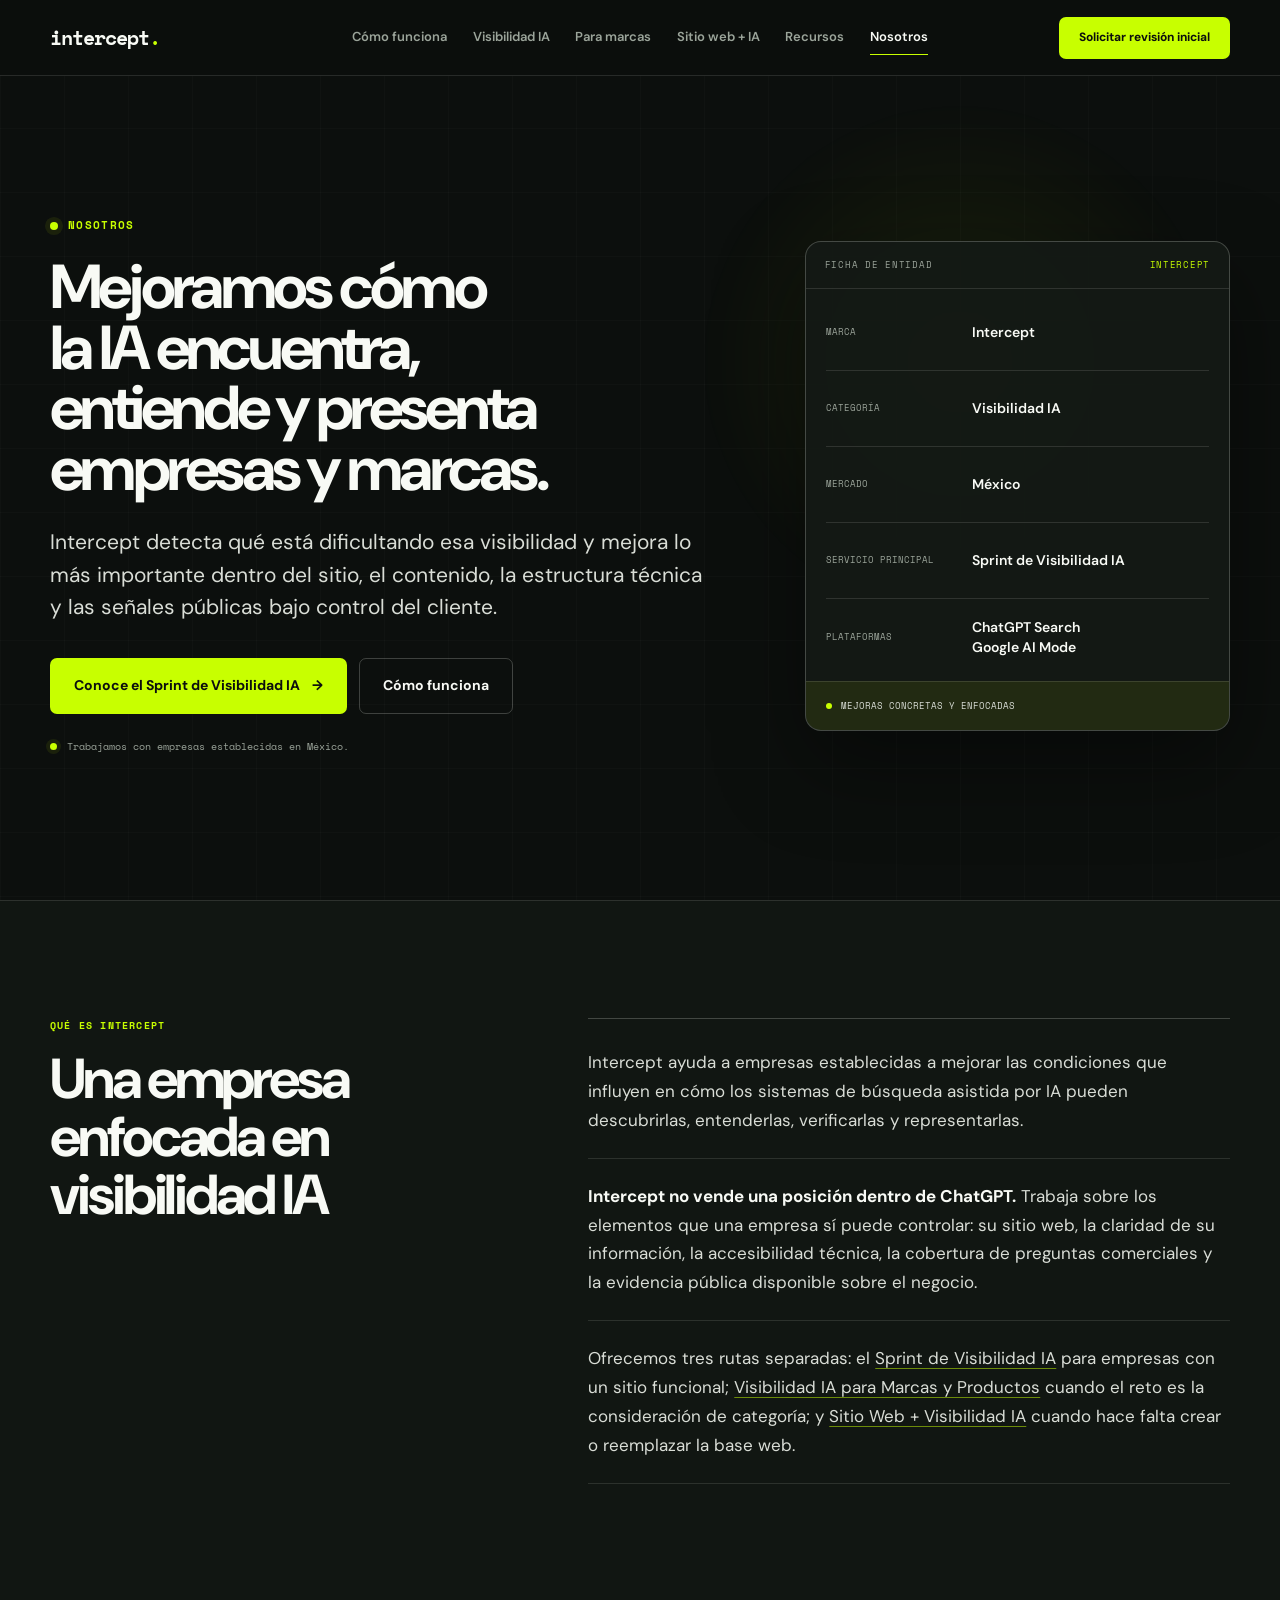
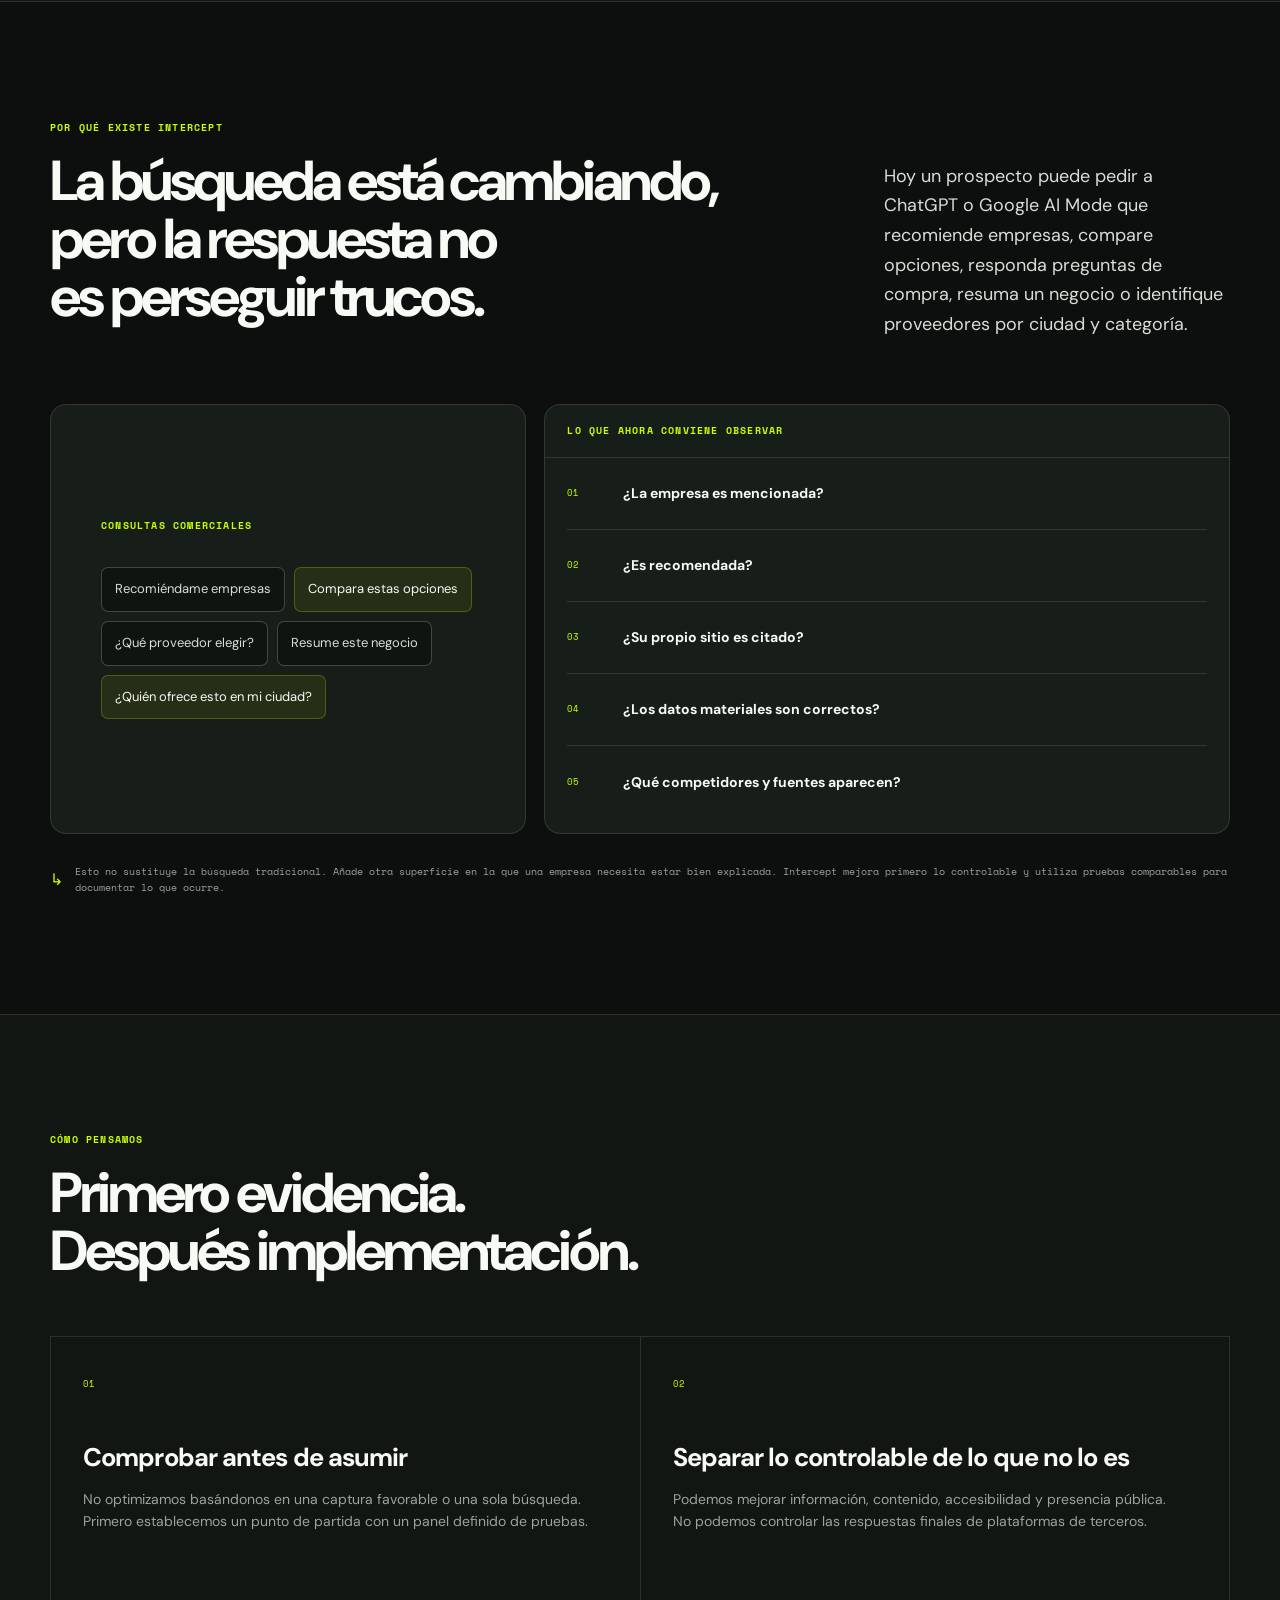
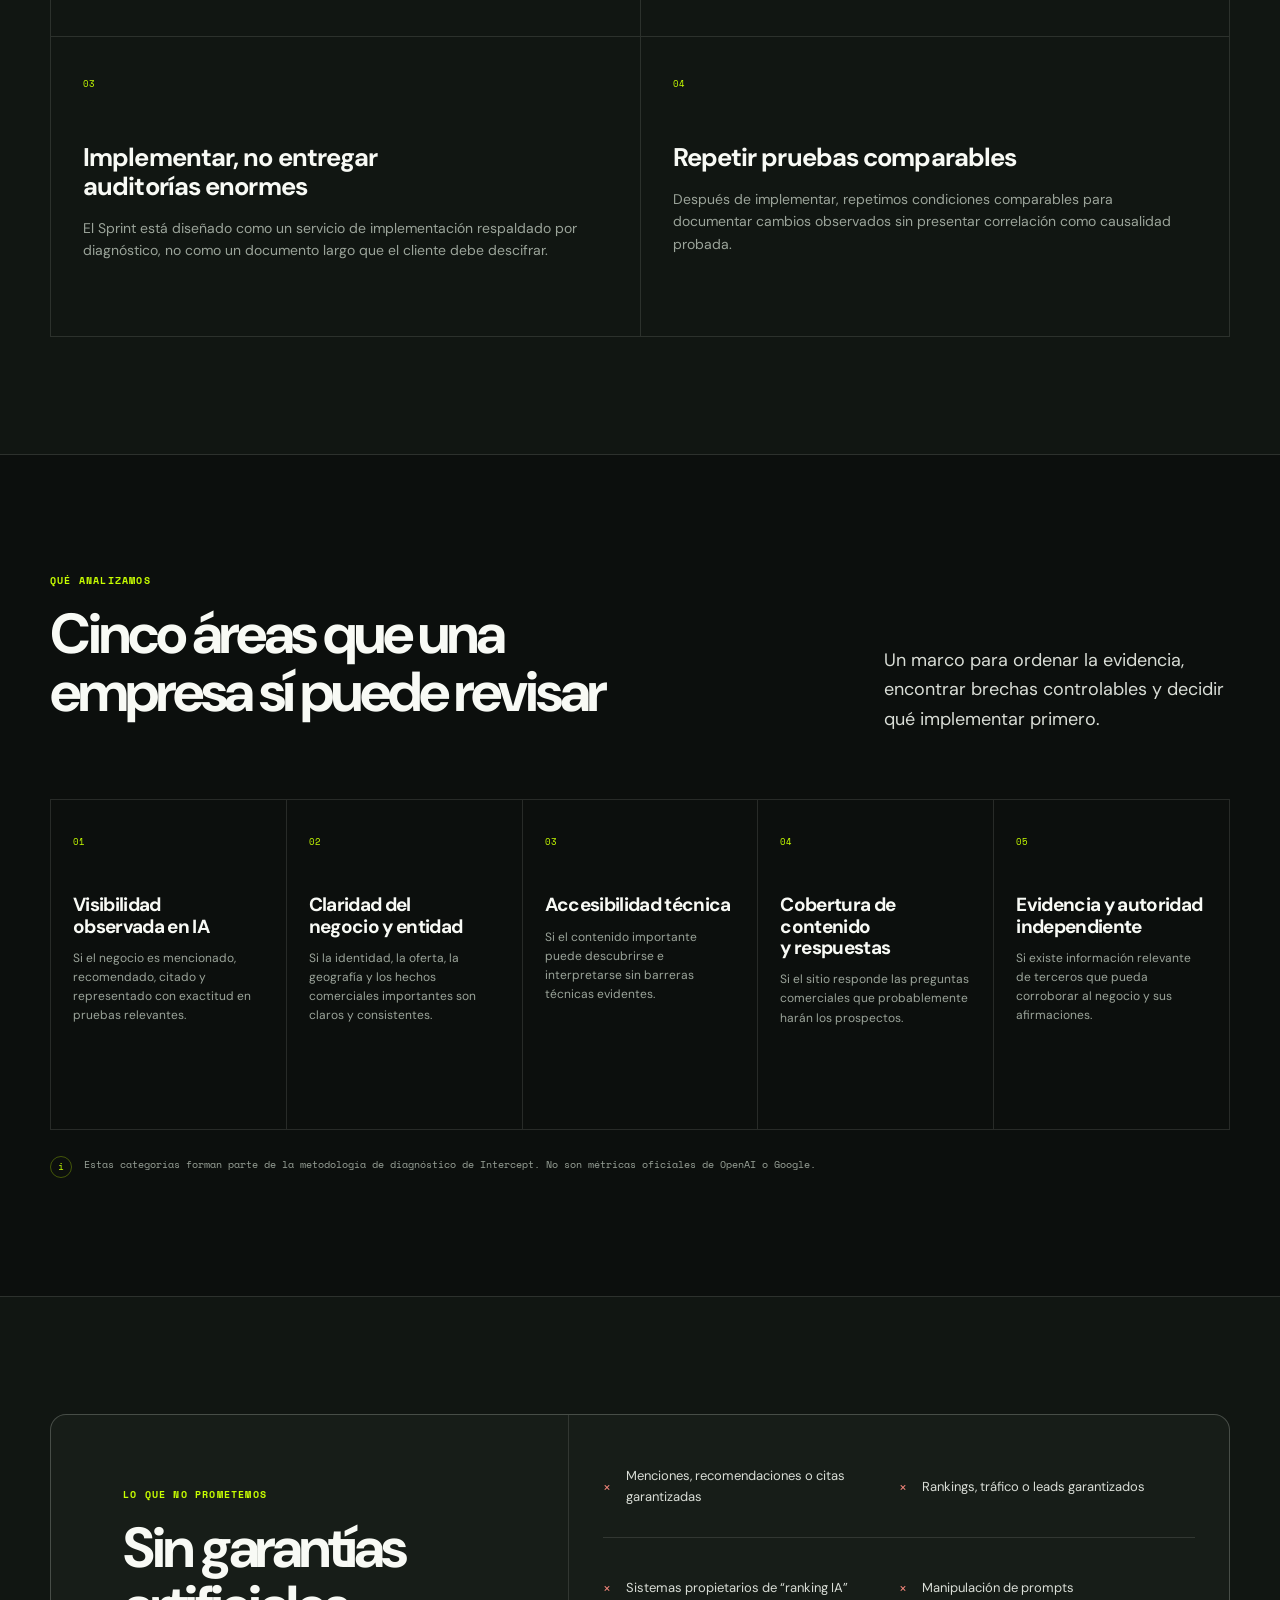
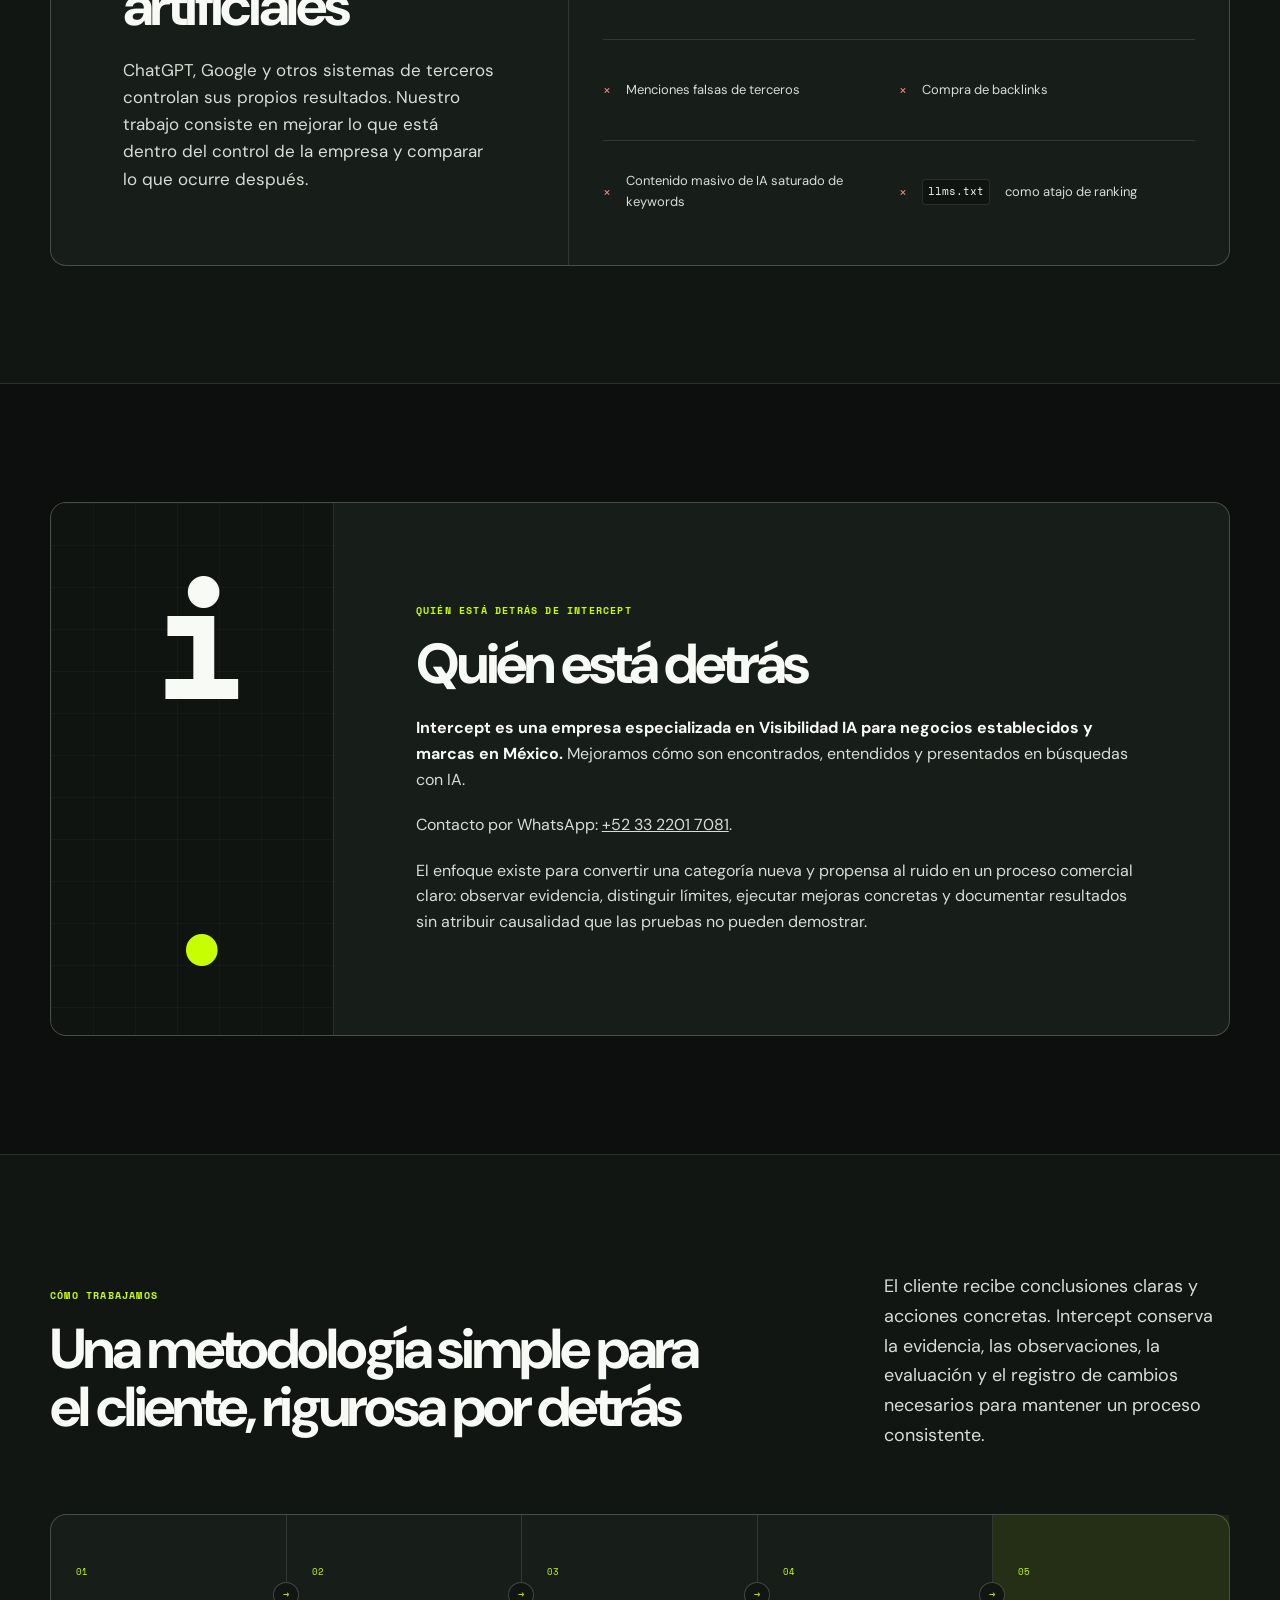
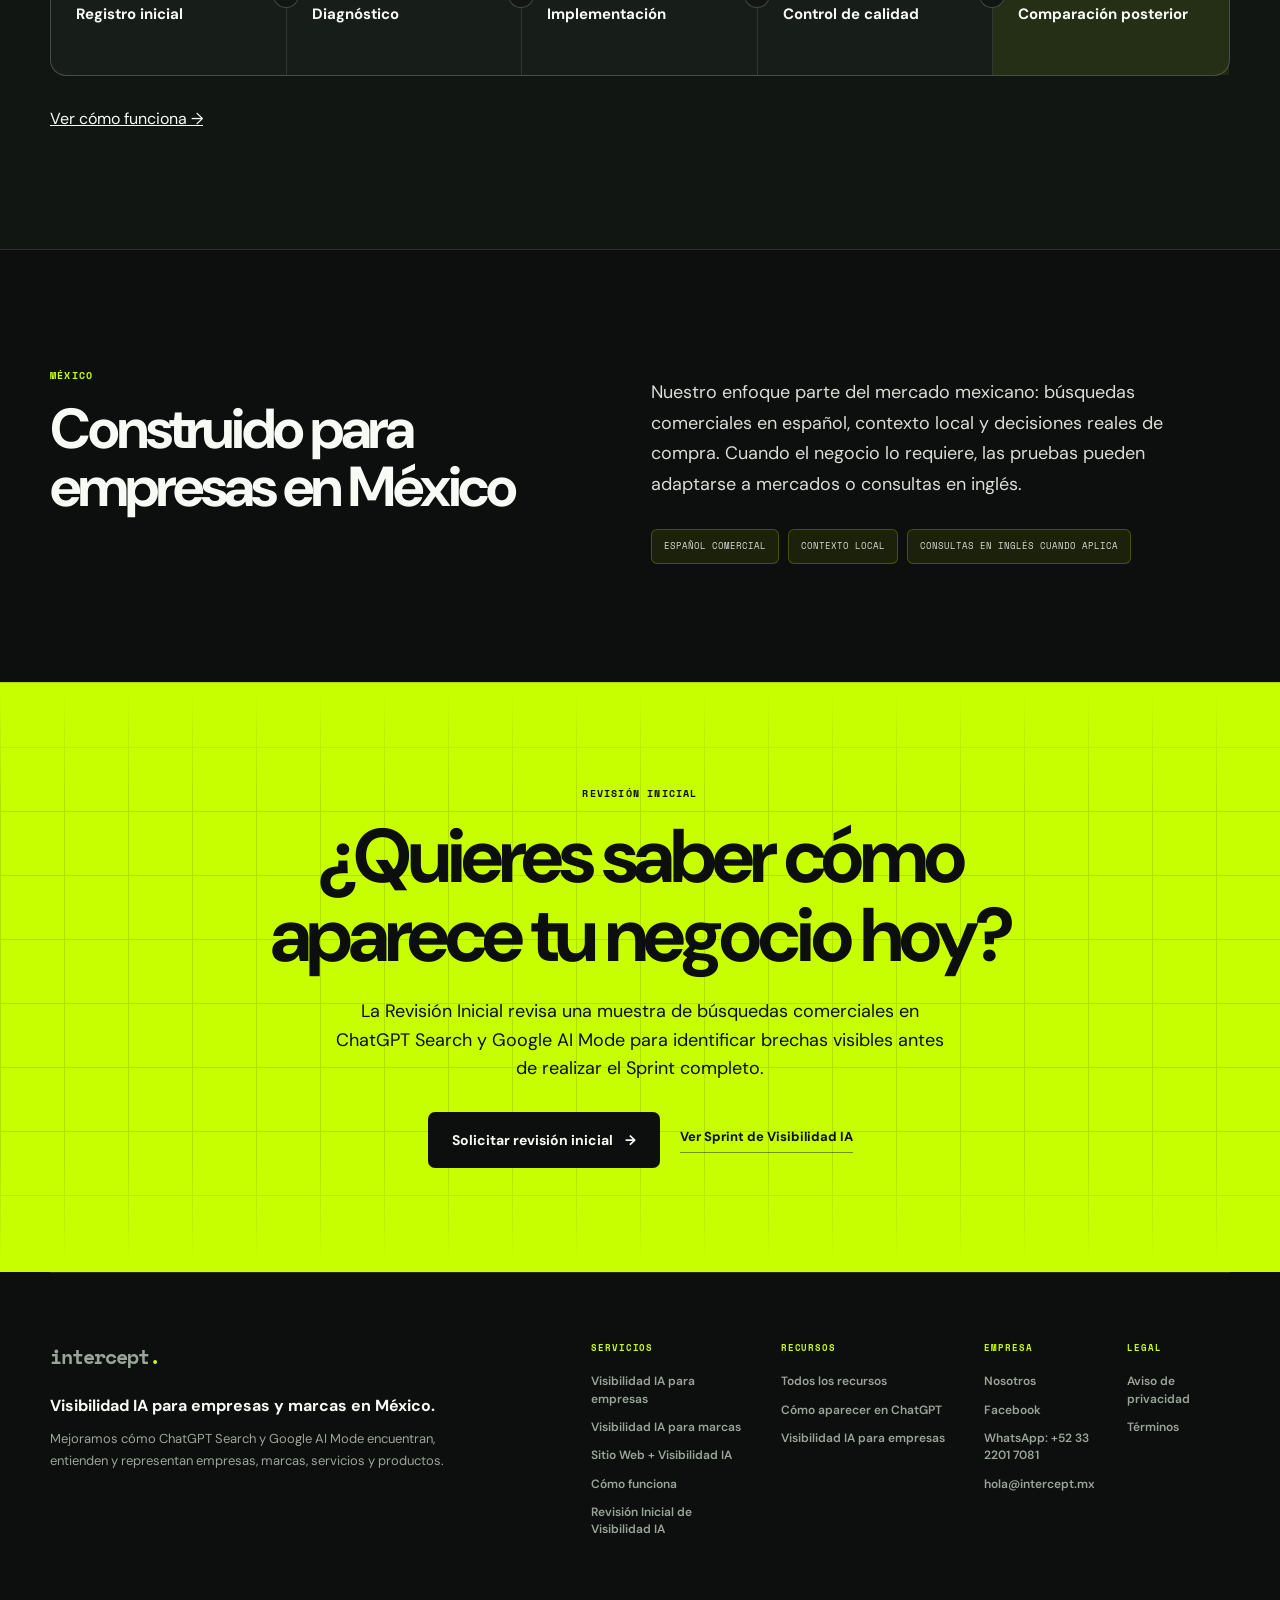
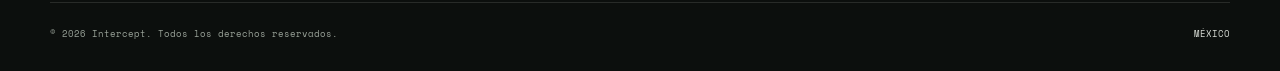
<file: nosotros/index.html>
<!doctype html>
<html lang="es-MX">
<head>
  <!-- Google Tag Manager -->
  <script>
    (function(w,d,s,l,i){w[l]=w[l]||[];w[l].push({'gtm.start':
    new Date().getTime(),event:'gtm.js'});var f=d.getElementsByTagName(s)[0],
    j=d.createElement(s),dl=l!='dataLayer'?'&l='+l:'';j.async=true;j.src=
    'https://www.googletagmanager.com/gtm.js?id='+i+dl;f.parentNode.insertBefore(j,f);
    })(window,document,'script','dataLayer','GTM-K83PTF3G');
  </script>
  <!-- End Google Tag Manager -->
  <meta charset="utf-8">
  <meta name="viewport" content="width=device-width, initial-scale=1">
  <meta name="theme-color" content="#0c0f0d">
  <meta name="description" content="Conoce Intercept, una empresa enfocada en mejorar cómo ChatGPT Search y Google AI Mode encuentran, entienden y representan negocios en México.">
  <meta property="og:type" content="website">
  <meta property="og:locale" content="es_MX">
  <meta property="og:title" content="Nosotros | Intercept — Visibilidad IA para empresas en México">
  <meta property="og:description" content="Conoce cómo Intercept implementa mejoras para que empresas y marcas sean más fáciles de encontrar, entender y representar en IA.">
  <meta property="og:url" content="https://www.intercept.mx/nosotros/">
  <meta property="og:image" content="https://www.intercept.mx/assets/og-intercept.png">
  <meta property="og:image:width" content="1200">
  <meta property="og:image:height" content="630">
  <meta property="og:image:alt" content="Intercept: visibilidad IA para empresas en México">
  <meta name="twitter:card" content="summary_large_image">
  <meta name="twitter:title" content="Nosotros | Intercept — Visibilidad IA para empresas en México">
  <meta name="twitter:description" content="Cómo Intercept mejora sitios, contenido y señales públicas para empresas y marcas en México.">
  <meta name="twitter:image" content="https://www.intercept.mx/assets/og-intercept.png">
  <link rel="canonical" href="https://www.intercept.mx/nosotros/">
  <link rel="preconnect" href="https://fonts.googleapis.com">
  <link rel="preconnect" href="https://fonts.gstatic.com" crossorigin>
  <link href="https://fonts.googleapis.com/css2?family=DM+Sans:opsz,wght@9..40,400;9..40,500;9..40,600;9..40,700&amp;family=Space+Mono:wght@400;700&amp;display=swap" rel="stylesheet">
  <link rel="stylesheet" href="../styles.css">
  <link rel="stylesheet" href="styles.css">
  <link rel="stylesheet" href="../navigation.css">
  <link rel="stylesheet" href="../footer.css">
  <title>Nosotros | Intercept — Visibilidad IA para empresas en México</title>
  <script type="application/ld+json">
  {
    "@context": "https://schema.org",
    "@type": "AboutPage",
    "@id": "https://www.intercept.mx/nosotros/#webpage",
    "url": "https://www.intercept.mx/nosotros/",
    "name": "Nosotros | Intercept — Visibilidad IA para empresas en México",
    "description": "Intercept ayuda a empresas y marcas a mejorar cómo aparecen en ChatGPT Search y Google AI Mode.",
    "isPartOf": { "@id": "https://www.intercept.mx/#website" },
    "about": { "@id": "https://www.intercept.mx/#organization" },
    "publisher": { "@id": "https://www.intercept.mx/#organization" },
    "inLanguage": "es-MX"
  }
  </script>
</head>

<body>
  <!-- Google Tag Manager (noscript) -->
  <noscript>
    <iframe src="https://www.googletagmanager.com/ns.html?id=GTM-K83PTF3G"
    height="0" width="0" style="display:none;visibility:hidden"></iframe>
  </noscript>
  <!-- End Google Tag Manager (noscript) -->
  <a class="skip-link" href="#contenido">Saltar al contenido</a>

  <header class="site-header" data-header data-site-header>
    <a class="brand" href="/" aria-label="Intercept, ir al inicio">intercept<span>.</span></a>
    <button class="nav-toggle" type="button" aria-expanded="false" aria-controls="primary-navigation" aria-label="Abrir menú" data-nav-toggle><span data-nav-label>Menú</span><span class="nav-toggle__icon" aria-hidden="true"></span></button>
    <div class="nav-panel" id="primary-navigation" data-nav-panel>
      <nav class="site-nav" aria-label="Navegación principal">
        <a href="/como-funciona/">Cómo funciona</a>
        <a href="/visibilidad-ia/">Visibilidad IA</a>
        <a href="/visibilidad-ia-para-marcas/">Para marcas</a>
        <a href="/sitio-web-visibilidad-ia/">Sitio web + IA</a>
        <a href="/recursos/">Recursos</a>
        <a href="/nosotros/">Nosotros</a>
      </nav>
      <a class="button button--accent button--small nav-cta" href="/diagnostico-express/" data-cta-location="header">Solicitar revisión inicial</a>
    </div>
  </header>

  <main id="contenido">
    <section class="hero section about-hero" id="inicio">
      <div class="hero__copy">
        <p class="eyebrow"><span></span> Nosotros</p>
        <h1>Mejoramos cómo la IA encuentra, entiende y presenta empresas y marcas.</h1>
        <p class="hero__lead">Intercept detecta qué está dificultando esa visibilidad y mejora lo más importante dentro del sitio, el contenido, la estructura técnica y las señales públicas bajo control del cliente.</p>
        <div class="hero__actions">
          <a class="button button--accent button--large" href="/visibilidad-ia/">Conoce el Sprint de Visibilidad IA <span aria-hidden="true">→</span></a>
          <a class="button button--outline button--large" href="/como-funciona/">Cómo funciona</a>
        </div>
        <p class="about-hero__support"><span aria-hidden="true"></span> Trabajamos con empresas establecidas en México.</p>
      </div>

      <aside class="entity-card" aria-label="Datos principales de Intercept">
        <div class="entity-card__header"><span>Ficha de entidad</span><span>Intercept</span></div>
        <dl>
          <div><dt>Marca</dt><dd>Intercept</dd></div>
          <div><dt>Categoría</dt><dd>Visibilidad IA</dd></div>
          <div><dt>Mercado</dt><dd>México</dd></div>
          <div><dt>Servicio principal</dt><dd>Sprint de Visibilidad IA</dd></div>
          <div><dt>Plataformas</dt><dd>ChatGPT Search<br>Google AI Mode</dd></div>
        </dl>
        <p><span aria-hidden="true"></span> Mejoras concretas y enfocadas</p>
      </aside>
    </section>

    <section class="section section--border definition-section reveal" id="que-es" aria-labelledby="que-es-title">
      <div class="definition-layout">
        <div class="section-heading">
          <p class="kicker">Qué es Intercept</p>
          <h2 id="que-es-title">Una empresa enfocada en visibilidad IA</h2>
        </div>
        <div class="editorial-copy">
          <p>Intercept ayuda a empresas establecidas a mejorar las condiciones que influyen en cómo los sistemas de búsqueda asistida por IA pueden descubrirlas, entenderlas, verificarlas y representarlas.</p>
          <p><strong>Intercept no vende una posición dentro de ChatGPT.</strong> Trabaja sobre los elementos que una empresa sí puede controlar: su sitio web, la claridad de su información, la accesibilidad técnica, la cobertura de preguntas comerciales y la evidencia pública disponible sobre el negocio.</p>
          <p>Ofrecemos tres rutas separadas: el <a href="/visibilidad-ia/">Sprint de Visibilidad IA</a> para empresas con un sitio funcional; <a href="/visibilidad-ia-para-marcas/">Visibilidad IA para Marcas y Productos</a> cuando el reto es la consideración de categoría; y <a href="/sitio-web-visibilidad-ia/">Sitio Web + Visibilidad IA</a> cuando hace falta crear o reemplazar la base web.</p>
        </div>
      </div>
    </section>

    <section class="section change-section reveal" id="por-que" aria-labelledby="por-que-title">
      <div class="section-heading section-heading--split">
        <div>
          <p class="kicker">Por qué existe Intercept</p>
          <h2 id="por-que-title">La búsqueda está cambiando, pero la respuesta no es perseguir trucos.</h2>
        </div>
        <p>Hoy un prospecto puede pedir a ChatGPT o Google AI Mode que recomiende empresas, compare opciones, responda preguntas de compra, resuma un negocio o identifique proveedores por ciudad y categoría.</p>
      </div>

      <div class="change-grid">
        <div class="question-panel" aria-label="Ejemplos de consultas comerciales">
          <p class="interface-label">Consultas comerciales</p>
          <span>Recomiéndame empresas</span>
          <span>Compara estas opciones</span>
          <span>¿Qué proveedor elegir?</span>
          <span>Resume este negocio</span>
          <span>¿Quién ofrece esto en mi ciudad?</span>
        </div>
        <div class="observation-list">
          <p class="interface-label">Lo que ahora conviene observar</p>
          <ul>
            <li><span>01</span><strong>¿La empresa es mencionada?</strong></li>
            <li><span>02</span><strong>¿Es recomendada?</strong></li>
            <li><span>03</span><strong>¿Su propio sitio es citado?</strong></li>
            <li><span>04</span><strong>¿Los datos materiales son correctos?</strong></li>
            <li><span>05</span><strong>¿Qué competidores y fuentes aparecen?</strong></li>
          </ul>
        </div>
      </div>
      <p class="section-note"><span aria-hidden="true">↳</span> Esto no sustituye la búsqueda tradicional. Añade otra superficie en la que una empresa necesita estar bien explicada. Intercept mejora primero lo controlable y utiliza pruebas comparables para documentar lo que ocurre.</p>
    </section>

    <section class="section section--border thinking-section reveal" id="principios" aria-labelledby="principios-title">
      <div class="section-heading">
        <p class="kicker">Cómo pensamos</p>
        <h2 id="principios-title">Primero evidencia. Después implementación.</h2>
      </div>
      <div class="about-principles">
        <article><span>01</span><h3>Comprobar antes de asumir</h3><p>No optimizamos basándonos en una captura favorable o una sola búsqueda. Primero establecemos un punto de partida con un panel definido de pruebas.</p></article>
        <article><span>02</span><h3>Separar lo controlable de lo que no lo es</h3><p>Podemos mejorar información, contenido, accesibilidad y presencia pública. No podemos controlar las respuestas finales de plataformas de terceros.</p></article>
        <article><span>03</span><h3>Implementar, no entregar auditorías enormes</h3><p>El Sprint está diseñado como un servicio de implementación respaldado por diagnóstico, no como un documento largo que el cliente debe descifrar.</p></article>
        <article><span>04</span><h3>Repetir pruebas comparables</h3><p>Después de implementar, repetimos condiciones comparables para documentar cambios observados sin presentar correlación como causalidad probada.</p></article>
      </div>
    </section>

    <section class="section analysis-section reveal" id="analisis" aria-labelledby="analisis-title">
      <div class="section-heading section-heading--split">
        <div>
          <p class="kicker">Qué analizamos</p>
          <h2 id="analisis-title">Cinco áreas que una empresa sí puede revisar</h2>
        </div>
        <p>Un marco para ordenar la evidencia, encontrar brechas controlables y decidir qué implementar primero.</p>
      </div>
      <div class="analysis-grid">
        <article><span>01</span><h3>Visibilidad observada en IA</h3><p>Si el negocio es mencionado, recomendado, citado y representado con exactitud en pruebas relevantes.</p></article>
        <article><span>02</span><h3>Claridad del negocio y entidad</h3><p>Si la identidad, la oferta, la geografía y los hechos comerciales importantes son claros y consistentes.</p></article>
        <article><span>03</span><h3>Accesibilidad técnica</h3><p>Si el contenido importante puede descubrirse e interpretarse sin barreras técnicas evidentes.</p></article>
        <article><span>04</span><h3>Cobertura de contenido y respuestas</h3><p>Si el sitio responde las preguntas comerciales que probablemente harán los prospectos.</p></article>
        <article><span>05</span><h3>Evidencia y autoridad independiente</h3><p>Si existe información relevante de terceros que pueda corroborar al negocio y sus afirmaciones.</p></article>
      </div>
      <p class="method-note"><span aria-hidden="true">i</span> Estas categorías forman parte de la metodología de diagnóstico de Intercept. No son métricas oficiales de OpenAI o Google.</p>
    </section>

    <section class="section section--border promises-section reveal" id="limites" aria-labelledby="limites-title">
      <div class="promise-shell">
        <div>
          <p class="kicker">Lo que no prometemos</p>
          <h2 id="limites-title">Sin garantías artificiales</h2>
          <p>ChatGPT, Google y otros sistemas de terceros controlan sus propios resultados. Nuestro trabajo consiste en mejorar lo que está dentro del control de la empresa y comparar lo que ocurre después.</p>
        </div>
        <ul>
          <li><span>×</span> Menciones, recomendaciones o citas garantizadas</li>
          <li><span>×</span> Rankings, tráfico o leads garantizados</li>
          <li><span>×</span> Sistemas propietarios de “ranking IA”</li>
          <li><span>×</span> Manipulación de prompts</li>
          <li><span>×</span> Menciones falsas de terceros</li>
          <li><span>×</span> Compra de backlinks</li>
          <li><span>×</span> Contenido masivo de IA saturado de keywords</li>
          <li><span>×</span> <code>llms.txt</code> como atajo de ranking</li>
        </ul>
      </div>
    </section>

    <section class="section company-section reveal" id="detras" aria-labelledby="detras-title">
      <div class="company-block">
        <div class="company-block__mark" aria-hidden="true">i<span>.</span></div>
        <div>
          <p class="kicker">Quién está detrás de Intercept</p>
          <h2 id="detras-title">Quién está detrás</h2>
          <p><strong>Intercept es una empresa especializada en Visibilidad IA para negocios establecidos y marcas en México.</strong> Mejoramos cómo son encontrados, entendidos y presentados en búsquedas con IA.</p>
          <p>Contacto por WhatsApp: <a href="https://wa.me/523322017081">+52 33 2201 7081</a>.</p>
          <p>El enfoque existe para convertir una categoría nueva y propensa al ruido en un proceso comercial claro: observar evidencia, distinguir límites, ejecutar mejoras concretas y documentar resultados sin atribuir causalidad que las pruebas no pueden demostrar.</p>
        </div>
      </div>
    </section>

    <section class="section section--border workflow-section reveal" id="trabajo" aria-labelledby="trabajo-title">
      <div class="section-heading section-heading--split">
        <div>
          <p class="kicker">Cómo trabajamos</p>
          <h2 id="trabajo-title">Una metodología simple para el cliente, rigurosa por detrás</h2>
        </div>
        <p>El cliente recibe conclusiones claras y acciones concretas. Intercept conserva la evidencia, las observaciones, la evaluación y el registro de cambios necesarios para mantener un proceso consistente.</p>
      </div>
      <ol class="workflow-flow" aria-label="Proceso: registro inicial, diagnóstico, implementación, control de calidad y comparación posterior">
        <li><span>01</span><strong>Registro inicial</strong><i aria-hidden="true">→</i></li>
        <li><span>02</span><strong>Diagnóstico</strong><i aria-hidden="true">→</i></li>
        <li><span>03</span><strong>Implementación</strong><i aria-hidden="true">→</i></li>
        <li><span>04</span><strong>Control de calidad</strong><i aria-hidden="true">→</i></li>
        <li><span>05</span><strong>Comparación posterior</strong></li>
      </ol>
      <a class="text-link about-text-link" href="/como-funciona/">Ver cómo funciona <span aria-hidden="true">→</span></a>
    </section>

    <section class="section mexico-section reveal" id="mexico" aria-labelledby="mexico-title">
      <div class="mexico-layout">
        <div>
          <p class="kicker">México</p>
          <h2 id="mexico-title">Construido para empresas en México</h2>
        </div>
        <div>
          <p>Nuestro enfoque parte del mercado mexicano: búsquedas comerciales en español, contexto local y decisiones reales de compra. Cuando el negocio lo requiere, las pruebas pueden adaptarse a mercados o consultas en inglés.</p>
          <div class="market-tags" aria-label="Características del mercado"><span>Español comercial</span><span>Contexto local</span><span>Consultas en inglés cuando aplica</span></div>
        </div>
      </div>
    </section>

    <section class="final-cta reveal" id="contacto">
      <div class="final-cta__grid" aria-hidden="true"></div>
      <div class="final-cta__content">
        <p class="kicker">Revisión Inicial</p>
        <h2>¿Quieres saber cómo aparece tu negocio hoy?</h2>
        <p>La Revisión Inicial revisa una muestra de búsquedas comerciales en ChatGPT Search y Google AI Mode para identificar brechas visibles antes de realizar el Sprint completo.</p>
        <div class="final-actions">
          <a class="button button--dark button--large" href="/diagnostico-express/">Solicitar revisión inicial <span aria-hidden="true">→</span></a>
          <a class="final-secondary" href="/visibilidad-ia/">Ver Sprint de Visibilidad IA</a>
        </div>
      </div>
    </section>
  </main>

  <footer class="global-footer">
    <div class="global-footer__main">
      <div class="global-footer__identity"><a class="brand" href="/" aria-label="Intercept, ir al inicio">intercept<span>.</span></a><strong>Visibilidad IA para empresas y marcas en México.</strong><p>Mejoramos cómo ChatGPT Search y Google AI Mode encuentran, entienden y representan empresas, marcas, servicios y productos.</p></div>
      <div class="global-footer__nav">
        <nav class="global-footer__group" aria-label="Servicios"><p>Servicios</p><a href="/visibilidad-ia/">Visibilidad IA para empresas</a><a href="/visibilidad-ia-para-marcas/">Visibilidad IA para marcas</a><a href="/sitio-web-visibilidad-ia/">Sitio Web + Visibilidad IA</a><a href="/como-funciona/">Cómo funciona</a><a href="/diagnostico-express/">Revisión Inicial de Visibilidad IA</a></nav>
        <nav class="global-footer__group" aria-label="Recursos"><p>Recursos</p><a href="/recursos/">Todos los recursos</a><a href="/recursos/como-aparecer-en-chatgpt/">Cómo aparecer en ChatGPT</a><a href="/recursos/visibilidad-ia-para-empresas/">Visibilidad IA para empresas</a></nav>
        <nav class="global-footer__group" aria-label="Empresa"><p>Empresa</p><a href="/nosotros/">Nosotros</a><a href="https://www.facebook.com/intercept.mx" target="_blank" rel="noopener noreferrer">Facebook</a><a href="https://wa.me/523322017081" target="_blank" rel="noopener noreferrer">WhatsApp: +52 33 2201 7081</a><a href="mailto:hola@intercept.mx">hola@intercept.mx</a></nav>
        <nav class="global-footer__group" aria-label="Legal"><p>Legal</p><a href="/aviso-de-privacidad/">Aviso de privacidad</a><a href="/terminos/">Términos</a></nav>
      </div>
    </div>
    <div class="global-footer__bottom"><p>© <span data-year>2026</span> Intercept. Todos los derechos reservados.</p><p class="global-footer__location">México</p></div>
  </footer>

  <script src="../navigation.js" defer></script>
  <script src="../script.js" defer></script>
</body>
</html>
</file>
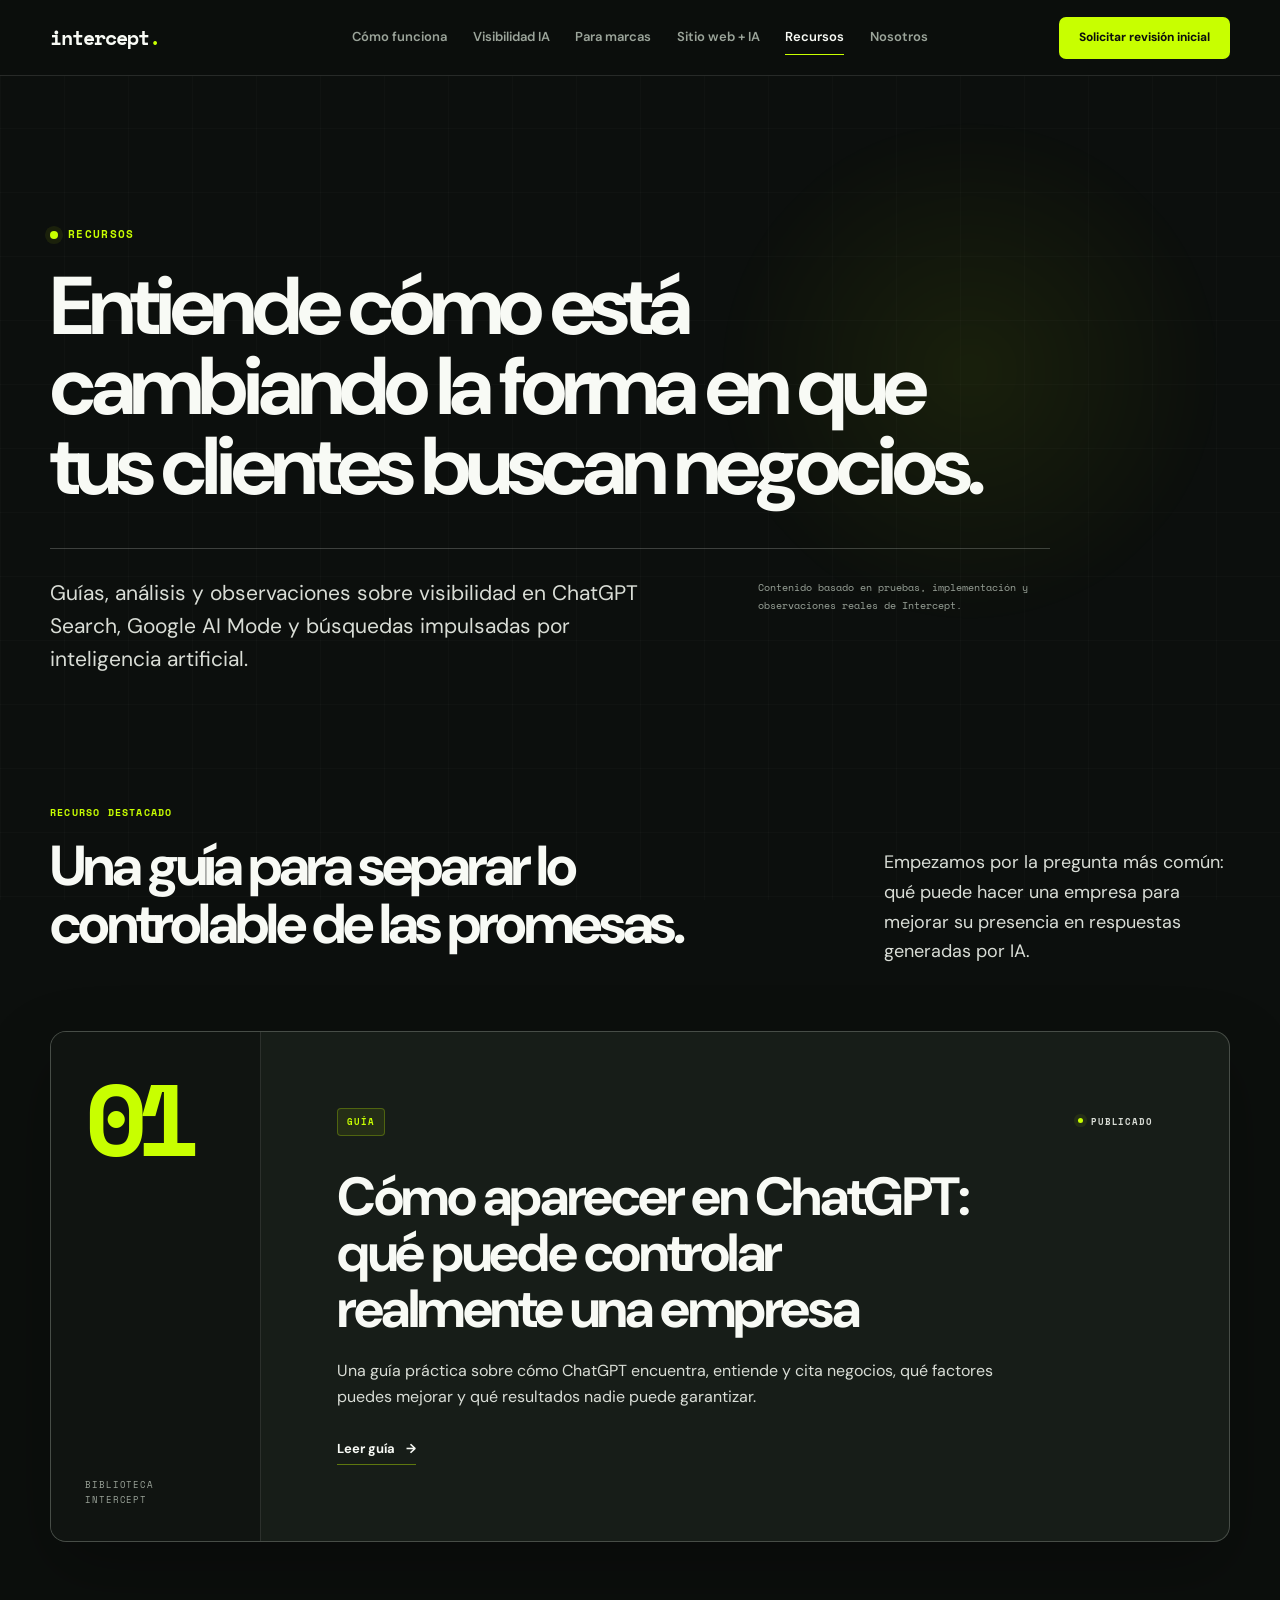
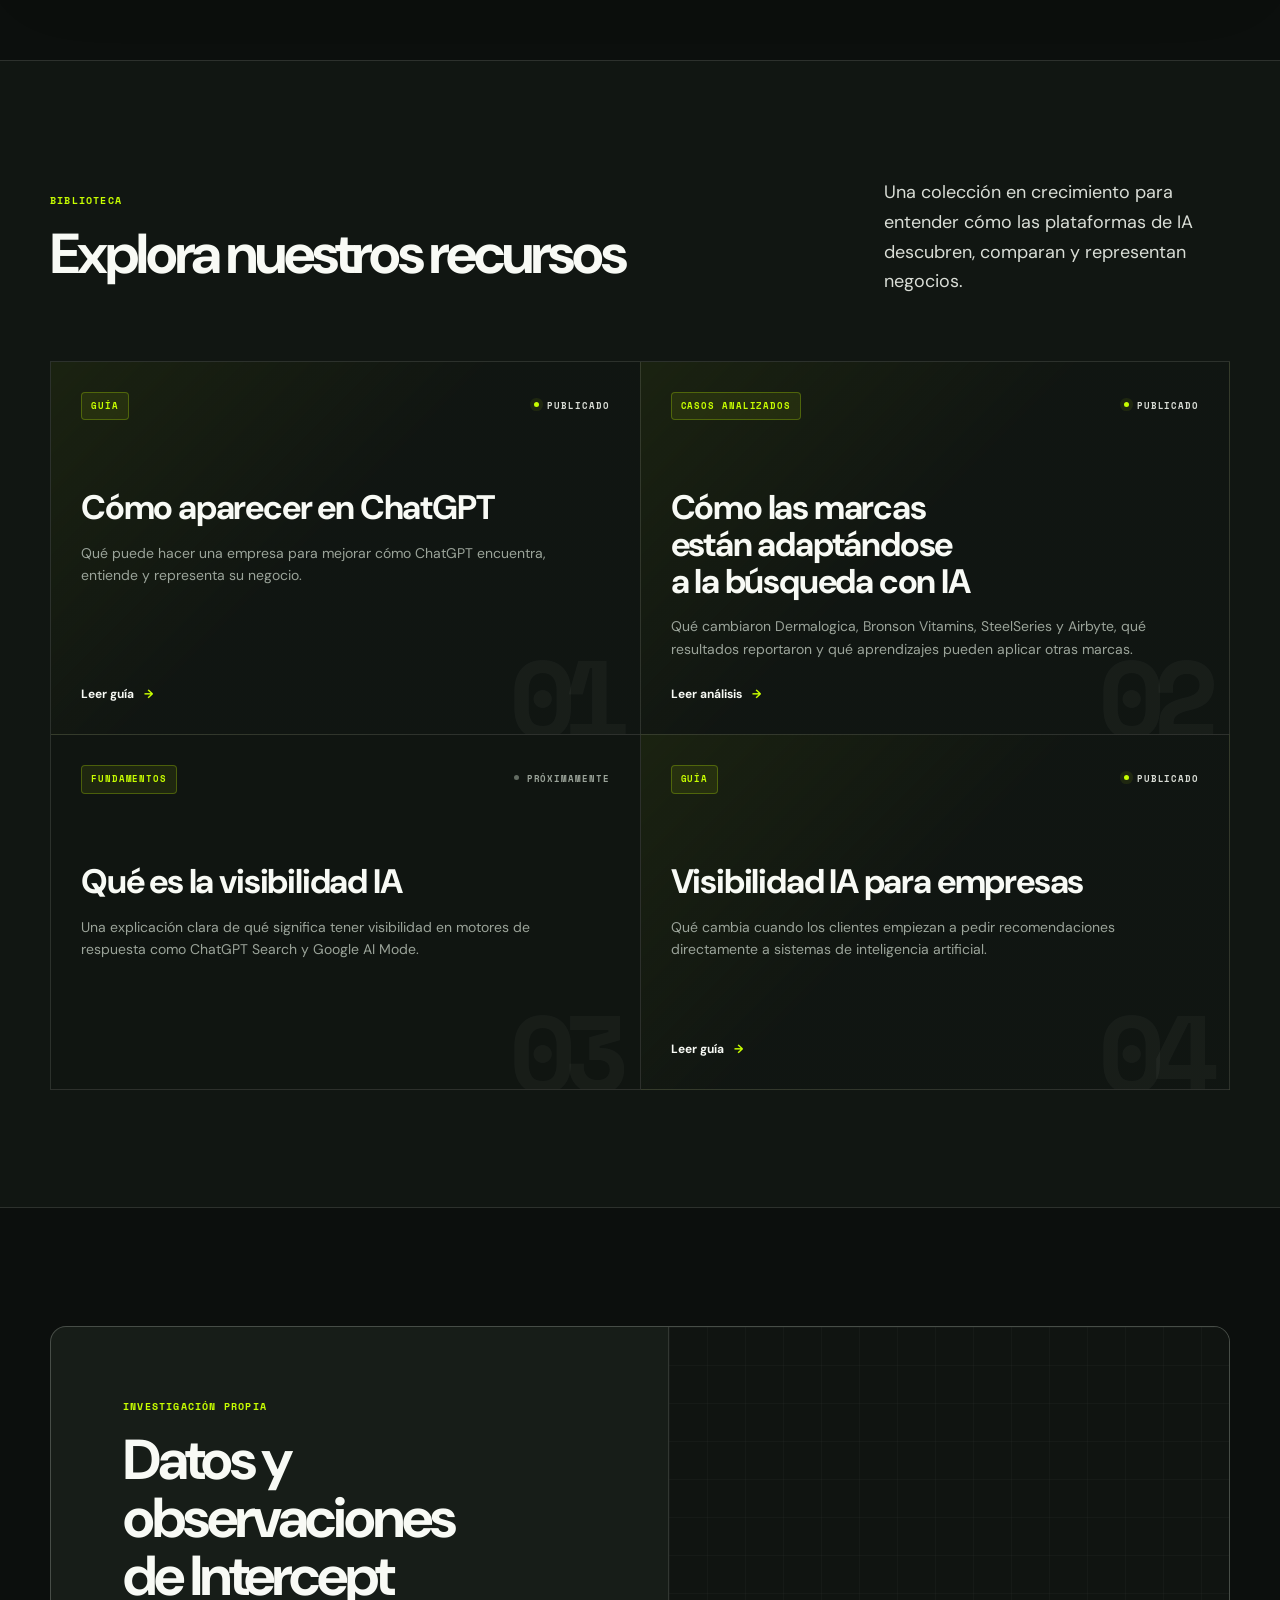
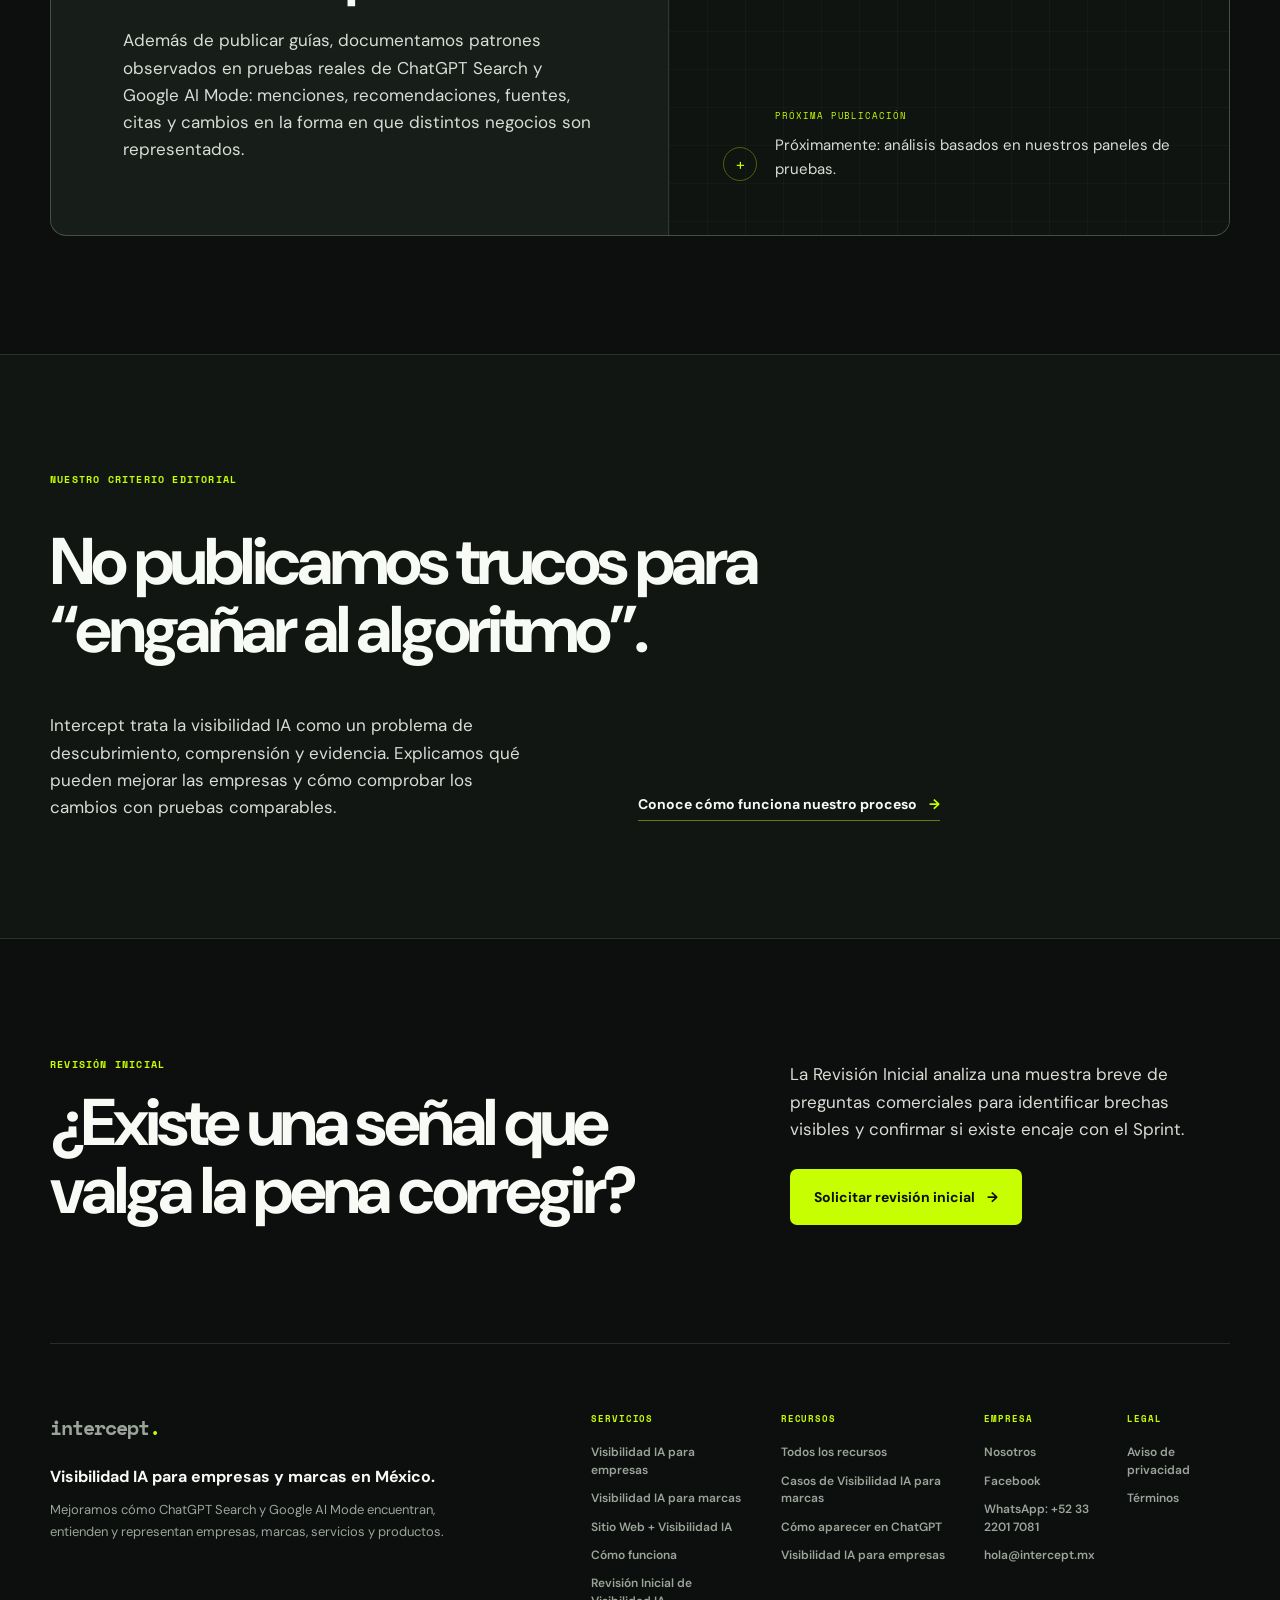
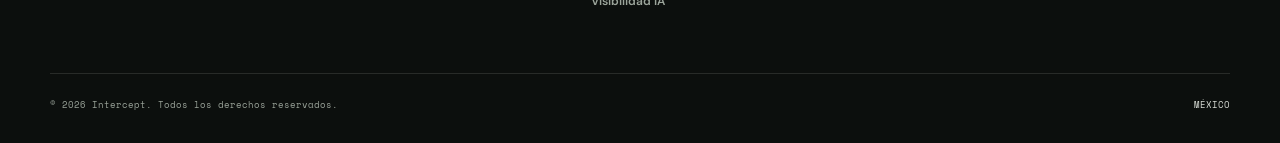
<file: recursos/index.html>
<!doctype html>
<html lang="es-MX">
<head>
  <!-- Google Tag Manager -->
  <script>
    (function(w,d,s,l,i){w[l]=w[l]||[];w[l].push({'gtm.start':
    new Date().getTime(),event:'gtm.js'});var f=d.getElementsByTagName(s)[0],
    j=d.createElement(s),dl=l!='dataLayer'?'&l='+l:'';j.async=true;j.src=
    'https://www.googletagmanager.com/gtm.js?id='+i+dl;f.parentNode.insertBefore(j,f);
    })(window,document,'script','dataLayer','GTM-K83PTF3G');
  </script>
  <!-- End Google Tag Manager -->
  <meta charset="utf-8">
  <meta name="viewport" content="width=device-width, initial-scale=1">
  <meta name="theme-color" content="#0c0f0d">
  <meta name="description" content="Guías y análisis de Intercept sobre visibilidad en ChatGPT Search, Google AI Mode y cómo las empresas pueden mejorar su presencia en búsquedas con inteligencia artificial.">
  <meta property="og:type" content="website">
  <meta property="og:locale" content="es_MX">
  <meta property="og:title" content="Recursos sobre Visibilidad IA, ChatGPT y Google AI | Intercept">
  <meta property="og:description" content="Guías y análisis de Intercept sobre visibilidad en ChatGPT Search, Google AI Mode y búsquedas impulsadas por inteligencia artificial.">
  <meta property="og:url" content="https://www.intercept.mx/recursos/">
  <meta property="og:image" content="https://www.intercept.mx/assets/og-intercept.png">
  <meta property="og:image:width" content="1200">
  <meta property="og:image:height" content="630">
  <meta property="og:image:alt" content="Intercept: recursos sobre visibilidad en inteligencia artificial">
  <meta name="twitter:card" content="summary_large_image">
  <meta name="twitter:title" content="Recursos sobre Visibilidad IA, ChatGPT y Google AI | Intercept">
  <meta name="twitter:description" content="Guías y análisis de Intercept sobre visibilidad en ChatGPT Search, Google AI Mode y búsquedas impulsadas por inteligencia artificial.">
  <meta name="twitter:image" content="https://www.intercept.mx/assets/og-intercept.png">
  <link rel="canonical" href="https://www.intercept.mx/recursos/">
  <link rel="preconnect" href="https://fonts.googleapis.com">
  <link rel="preconnect" href="https://fonts.gstatic.com" crossorigin>
  <link href="https://fonts.googleapis.com/css2?family=DM+Sans:opsz,wght@9..40,400;9..40,500;9..40,600;9..40,700&amp;family=Space+Mono:wght@400;700&amp;display=swap" rel="stylesheet">
  <link rel="stylesheet" href="../styles.css">
  <link rel="stylesheet" href="styles.css">
  <link rel="stylesheet" href="../navigation.css">
  <link rel="stylesheet" href="../footer.css">
  <title>Recursos sobre Visibilidad IA, ChatGPT y Google AI | Intercept</title>
  <script type="application/ld+json">
  {
    "@context": "https://schema.org",
    "@type": "WebPage",
    "@id": "https://www.intercept.mx/recursos/#webpage",
    "url": "https://www.intercept.mx/recursos/",
    "name": "Recursos sobre Visibilidad IA, ChatGPT y Google AI | Intercept",
    "description": "Guías y análisis sobre visibilidad en ChatGPT Search, Google AI Mode y búsquedas impulsadas por inteligencia artificial.",
    "isPartOf": { "@id": "https://www.intercept.mx/#website" },
    "publisher": { "@id": "https://www.intercept.mx/#organization" },
    "inLanguage": "es-MX"
  }
  </script>
</head>

<body>
  <!-- Google Tag Manager (noscript) -->
  <noscript>
    <iframe src="https://www.googletagmanager.com/ns.html?id=GTM-K83PTF3G"
    height="0" width="0" style="display:none;visibility:hidden"></iframe>
  </noscript>
  <!-- End Google Tag Manager (noscript) -->
  <a class="skip-link" href="#contenido">Saltar al contenido</a>

  <header class="site-header" data-header data-site-header>
    <a class="brand" href="/" aria-label="Intercept, ir al inicio">intercept<span>.</span></a>
    <button class="nav-toggle" type="button" aria-expanded="false" aria-controls="primary-navigation" aria-label="Abrir menú" data-nav-toggle><span data-nav-label>Menú</span><span class="nav-toggle__icon" aria-hidden="true"></span></button>
    <div class="nav-panel" id="primary-navigation" data-nav-panel>
      <nav class="site-nav" aria-label="Navegación principal">
        <a href="/como-funciona/">Cómo funciona</a>
        <a href="/visibilidad-ia/">Visibilidad IA</a>
        <a href="/visibilidad-ia-para-marcas/">Para marcas</a>
        <a href="/sitio-web-visibilidad-ia/">Sitio web + IA</a>
        <a href="/recursos/">Recursos</a>
        <a href="/nosotros/">Nosotros</a>
      </nav>
      <a class="button button--accent button--small nav-cta" href="/diagnostico-express/" data-cta-location="header">Solicitar revisión inicial</a>
    </div>
  </header>

  <main id="contenido">
    <section class="section resources-hero" id="inicio">
      <p class="eyebrow"><span></span> Recursos</p>
      <h1>Entiende cómo está cambiando la forma en que tus clientes buscan negocios.</h1>
      <div class="resources-hero__intro">
        <p class="hero__lead">Guías, análisis y observaciones sobre visibilidad en ChatGPT Search, Google AI Mode y búsquedas impulsadas por inteligencia artificial.</p>
        <p>Contenido basado en pruebas, implementación y observaciones reales de Intercept.</p>
      </div>
    </section>

    <section class="section featured-section reveal" aria-labelledby="destacado-title">
      <div class="section-heading section-heading--split">
        <div>
          <p class="kicker">Recurso destacado</p>
          <h2 id="destacado-title">Una guía para separar lo controlable de las promesas.</h2>
        </div>
        <p>Empezamos por la pregunta más común: qué puede hacer una empresa para mejorar su presencia en respuestas generadas por IA.</p>
      </div>

      <article class="featured-resource" aria-labelledby="featured-resource-title">
        <div class="featured-resource__index" aria-hidden="true">
          <span>01</span>
          <p>Biblioteca<br>Intercept</p>
        </div>
        <div class="featured-resource__content">
          <div class="resource-card__meta">
            <span class="resource-tag">Guía</span>
            <span class="resource-status resource-status--available">Publicado</span>
          </div>
          <h3 id="featured-resource-title">Cómo aparecer en ChatGPT: qué puede controlar realmente una empresa</h3>
          <p>Una guía práctica sobre cómo ChatGPT encuentra, entiende y cita negocios, qué factores puedes mejorar y qué resultados nadie puede garantizar.</p>
          <a class="resource-action" href="/recursos/como-aparecer-en-chatgpt/">Leer guía <span aria-hidden="true">→</span></a>
        </div>
      </article>
    </section>

    <section class="section section--border resource-library reveal" id="recursos" aria-labelledby="resource-grid-title">
      <div class="section-heading section-heading--split">
        <div>
          <p class="kicker">Biblioteca</p>
          <h2 id="resource-grid-title">Explora nuestros recursos</h2>
        </div>
        <p>Una colección en crecimiento para entender cómo las plataformas de IA descubren, comparan y representan negocios.</p>
      </div>

      <div class="resource-grid">
        <article class="resource-card resource-card--available" aria-labelledby="resource-1-title">
          <div class="resource-card__meta">
            <span class="resource-tag">Guía</span>
            <span class="resource-status resource-status--available">Publicado</span>
          </div>
          <h3 id="resource-1-title">Cómo aparecer en ChatGPT</h3>
          <p>Qué puede hacer una empresa para mejorar cómo ChatGPT encuentra, entiende y representa su negocio.</p>
          <a class="resource-card__link" href="/recursos/como-aparecer-en-chatgpt/" aria-label="Leer la guía Cómo aparecer en ChatGPT">Leer guía <span aria-hidden="true">→</span></a>
          <span class="resource-card__number" aria-hidden="true">01</span>
        </article>

        <article class="resource-card resource-card--available" aria-labelledby="resource-2-title">
          <div class="resource-card__meta">
            <span class="resource-tag">Casos analizados</span>
            <span class="resource-status resource-status--available">Publicado</span>
          </div>
          <h3 id="resource-2-title">Cómo las marcas están adaptándose a la búsqueda con IA</h3>
          <p>Qué cambiaron Dermalogica, Bronson Vitamins, SteelSeries y Airbyte, qué resultados reportaron y qué aprendizajes pueden aplicar otras marcas.</p>
          <a class="resource-card__link" href="/recursos/casos-visibilidad-ia-marcas/" aria-label="Leer Cómo las marcas están adaptándose a la búsqueda con IA">Leer análisis <span aria-hidden="true">→</span></a>
          <span class="resource-card__number" aria-hidden="true">02</span>
        </article>

        <article class="resource-card" aria-labelledby="resource-3-title">
          <div class="resource-card__meta">
            <span class="resource-tag">Fundamentos</span>
            <span class="resource-status">Próximamente</span>
          </div>
          <h3 id="resource-3-title">Qué es la visibilidad IA</h3>
          <p>Una explicación clara de qué significa tener visibilidad en motores de respuesta como ChatGPT Search y Google AI Mode.</p>
          <span class="resource-card__number" aria-hidden="true">03</span>
        </article>

        <article class="resource-card resource-card--available" aria-labelledby="resource-4-title">
          <div class="resource-card__meta">
            <span class="resource-tag">Guía</span>
            <span class="resource-status resource-status--available">Publicado</span>
          </div>
          <h3 id="resource-4-title">Visibilidad IA para empresas</h3>
          <p>Qué cambia cuando los clientes empiezan a pedir recomendaciones directamente a sistemas de inteligencia artificial.</p>
          <a class="resource-card__link" href="/recursos/visibilidad-ia-para-empresas/" aria-label="Leer la guía Visibilidad IA para empresas">Leer guía <span aria-hidden="true">→</span></a>
          <span class="resource-card__number" aria-hidden="true">04</span>
        </article>

        <article class="resource-card" aria-labelledby="resource-5-title" hidden>
          <div class="resource-card__meta">
            <span class="resource-tag">Análisis</span>
            <span class="resource-status">Próximamente</span>
          </div>
          <h3 id="resource-5-title">ChatGPT Search vs. Google AI Mode</h3>
          <p>Cómo funcionan estas dos experiencias de búsqueda, en qué se parecen y por qué conviene revisar ambas.</p>
          <span class="resource-card__number" aria-hidden="true">05</span>
        </article>
      </div>
    </section>

    <section class="section research-section reveal" id="investigacion" aria-labelledby="research-title">
      <div class="research-shell">
        <div class="research-shell__intro">
          <p class="kicker">Investigación propia</p>
          <h2 id="research-title">Datos y observaciones de Intercept</h2>
          <p>Además de publicar guías, documentamos patrones observados en pruebas reales de ChatGPT Search y Google AI Mode: menciones, recomendaciones, fuentes, citas y cambios en la forma en que distintos negocios son representados.</p>
        </div>
        <div class="research-placeholder">
          <span aria-hidden="true">+</span>
          <div>
            <small>Próxima publicación</small>
            <p>Próximamente: análisis basados en nuestros paneles de pruebas.</p>
          </div>
        </div>
      </div>
    </section>

    <section class="section section--border credibility-section reveal" aria-labelledby="credibility-title">
      <div class="credibility-shell">
        <p class="kicker">Nuestro criterio editorial</p>
        <h2 id="credibility-title">No publicamos trucos para “engañar al algoritmo”.</h2>
        <p>Intercept trata la visibilidad IA como un problema de descubrimiento, comprensión y evidencia. Explicamos qué pueden mejorar las empresas y cómo comprobar los cambios con pruebas comparables.</p>
        <a class="text-link" href="/como-funciona/">Conoce cómo funciona nuestro proceso <span aria-hidden="true">→</span></a>
      </div>
    </section>

    <section class="section conversion-section reveal" aria-labelledby="conversion-title">
      <div>
        <p class="kicker">Revisión Inicial</p>
        <h2 id="conversion-title">¿Existe una señal que valga la pena corregir?</h2>
      </div>
      <div>
        <p>La Revisión Inicial analiza una muestra breve de preguntas comerciales para identificar brechas visibles y confirmar si existe encaje con el Sprint.</p>
        <a class="button button--accent button--large" href="/diagnostico-express/">Solicitar revisión inicial <span aria-hidden="true">→</span></a>
      </div>
    </section>
  </main>

  <footer class="global-footer">
    <div class="global-footer__main">
      <div class="global-footer__identity"><a class="brand" href="/" aria-label="Intercept, ir al inicio">intercept<span>.</span></a><strong>Visibilidad IA para empresas y marcas en México.</strong><p>Mejoramos cómo ChatGPT Search y Google AI Mode encuentran, entienden y representan empresas, marcas, servicios y productos.</p></div>
      <div class="global-footer__nav">
        <nav class="global-footer__group" aria-label="Servicios"><p>Servicios</p><a href="/visibilidad-ia/">Visibilidad IA para empresas</a><a href="/visibilidad-ia-para-marcas/">Visibilidad IA para marcas</a><a href="/sitio-web-visibilidad-ia/">Sitio Web + Visibilidad IA</a><a href="/como-funciona/">Cómo funciona</a><a href="/diagnostico-express/">Revisión Inicial de Visibilidad IA</a></nav>
        <nav class="global-footer__group" aria-label="Recursos"><p>Recursos</p><a href="/recursos/">Todos los recursos</a><a href="/recursos/casos-visibilidad-ia-marcas/">Casos de Visibilidad IA para marcas</a><a href="/recursos/como-aparecer-en-chatgpt/">Cómo aparecer en ChatGPT</a><a href="/recursos/visibilidad-ia-para-empresas/">Visibilidad IA para empresas</a></nav>
        <nav class="global-footer__group" aria-label="Empresa"><p>Empresa</p><a href="/nosotros/">Nosotros</a><a href="https://www.facebook.com/intercept.mx" target="_blank" rel="noopener noreferrer">Facebook</a><a href="https://wa.me/523322017081" target="_blank" rel="noopener noreferrer">WhatsApp: +52 33 2201 7081</a><a href="mailto:hola@intercept.mx">hola@intercept.mx</a></nav>
        <nav class="global-footer__group" aria-label="Legal"><p>Legal</p><a href="/aviso-de-privacidad/">Aviso de privacidad</a><a href="/terminos/">Términos</a></nav>
      </div>
    </div>
    <div class="global-footer__bottom"><p>© <span data-year>2026</span> Intercept. Todos los derechos reservados.</p><p class="global-footer__location">México</p></div>
  </footer>

  <script src="../navigation.js" defer></script>
  <script src="../script.js" defer></script>
</body>
</html>
</file>
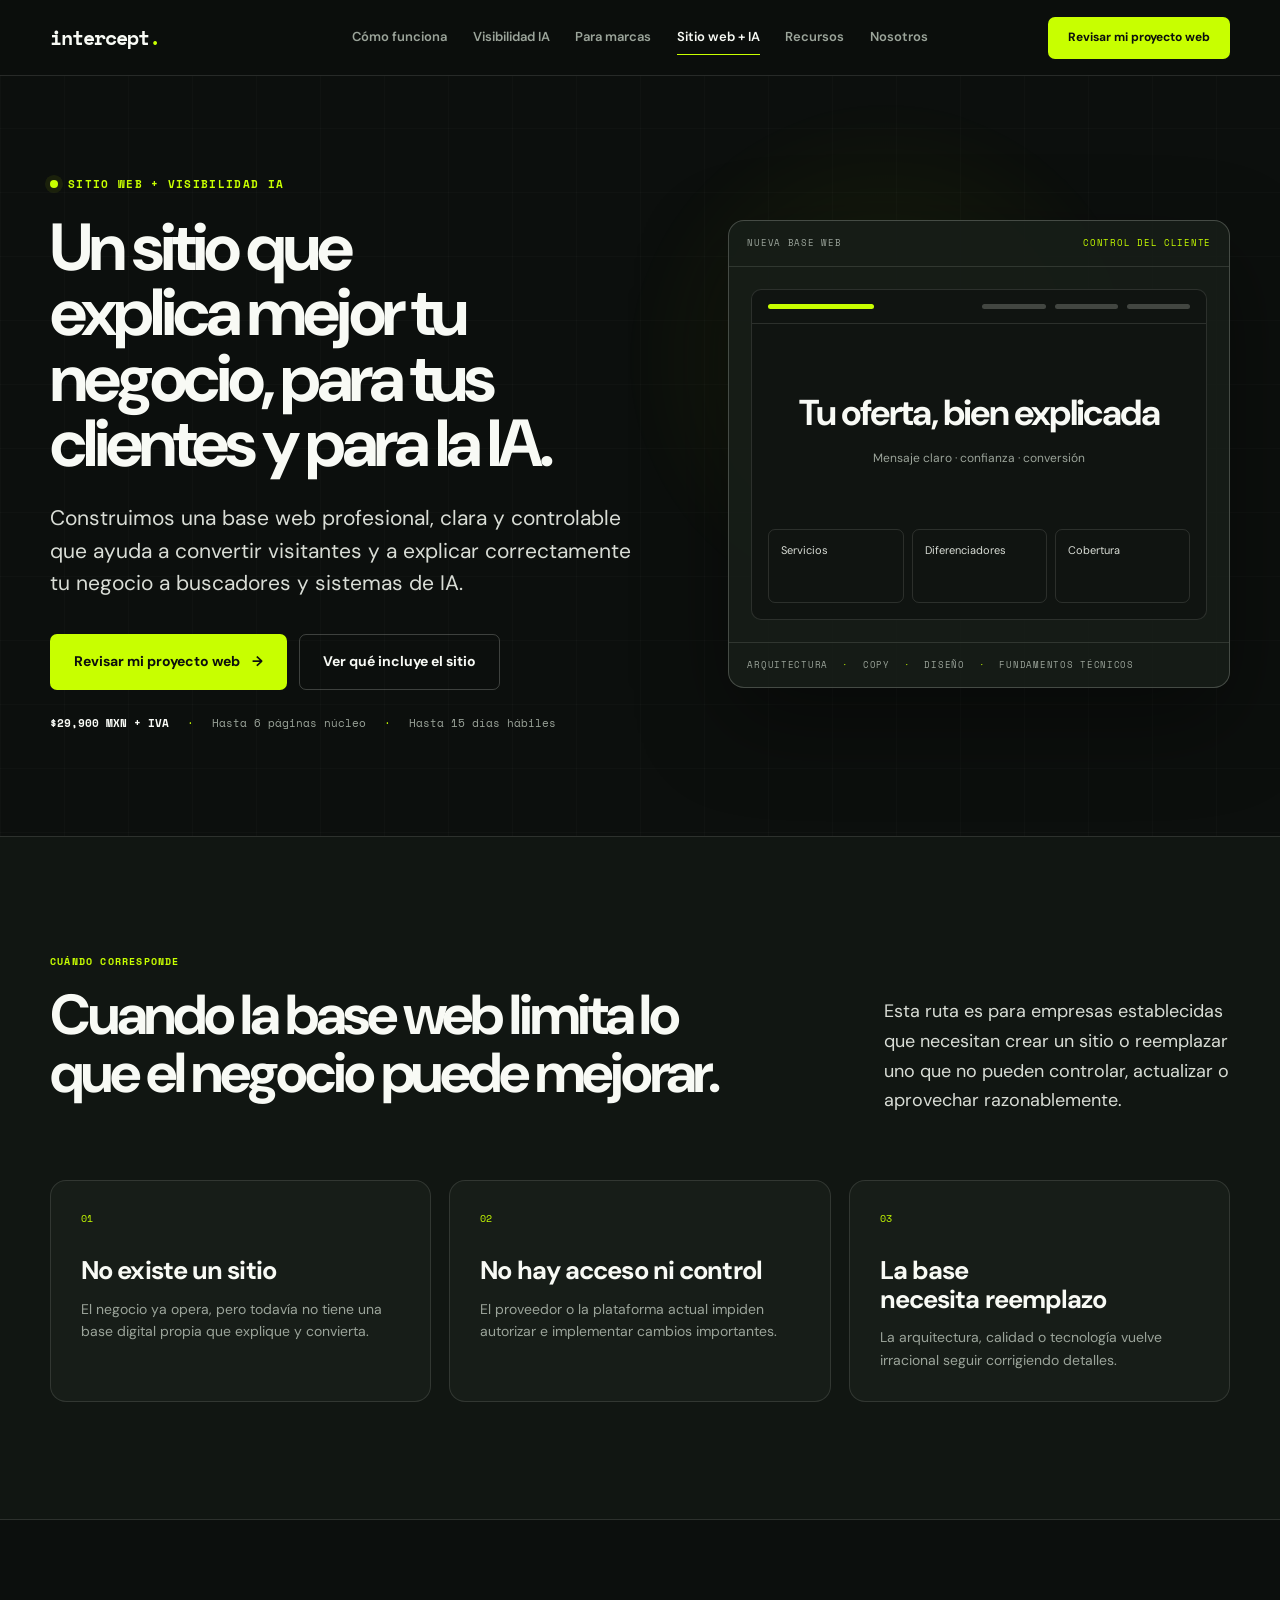
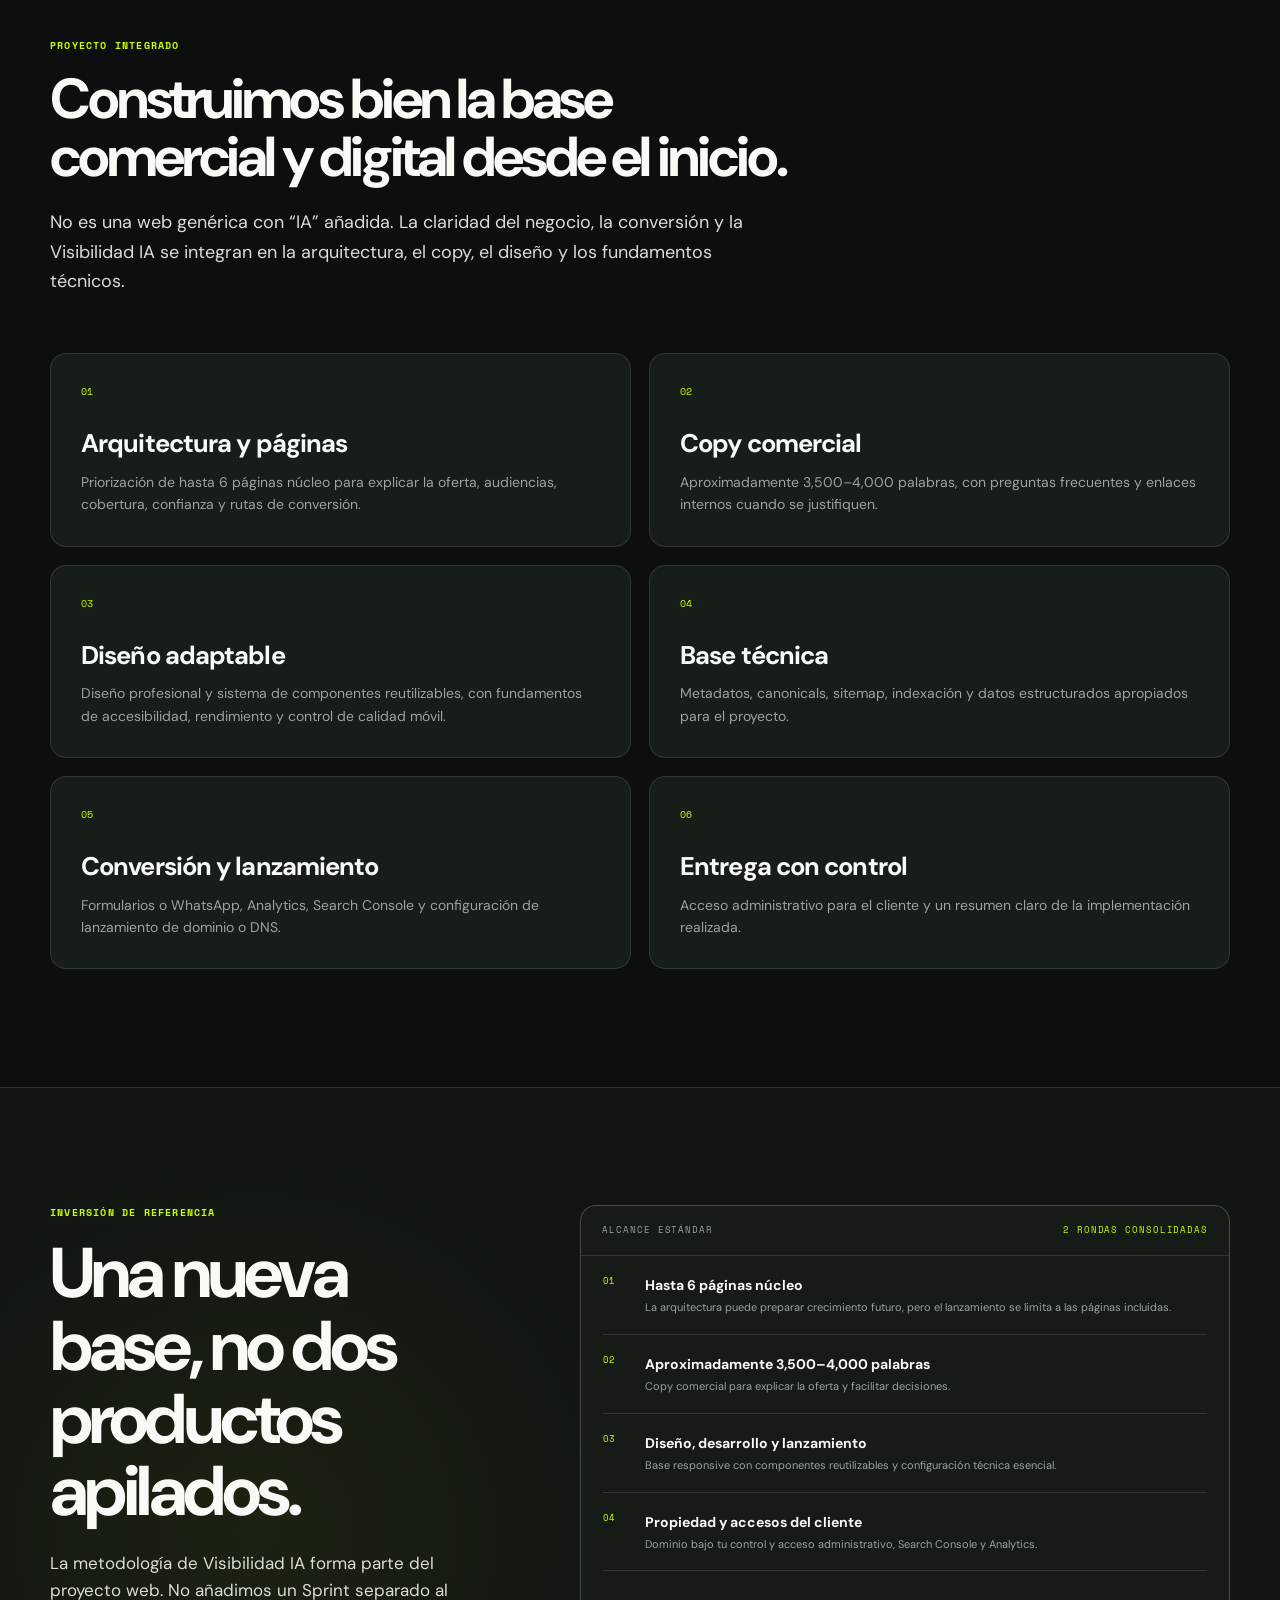
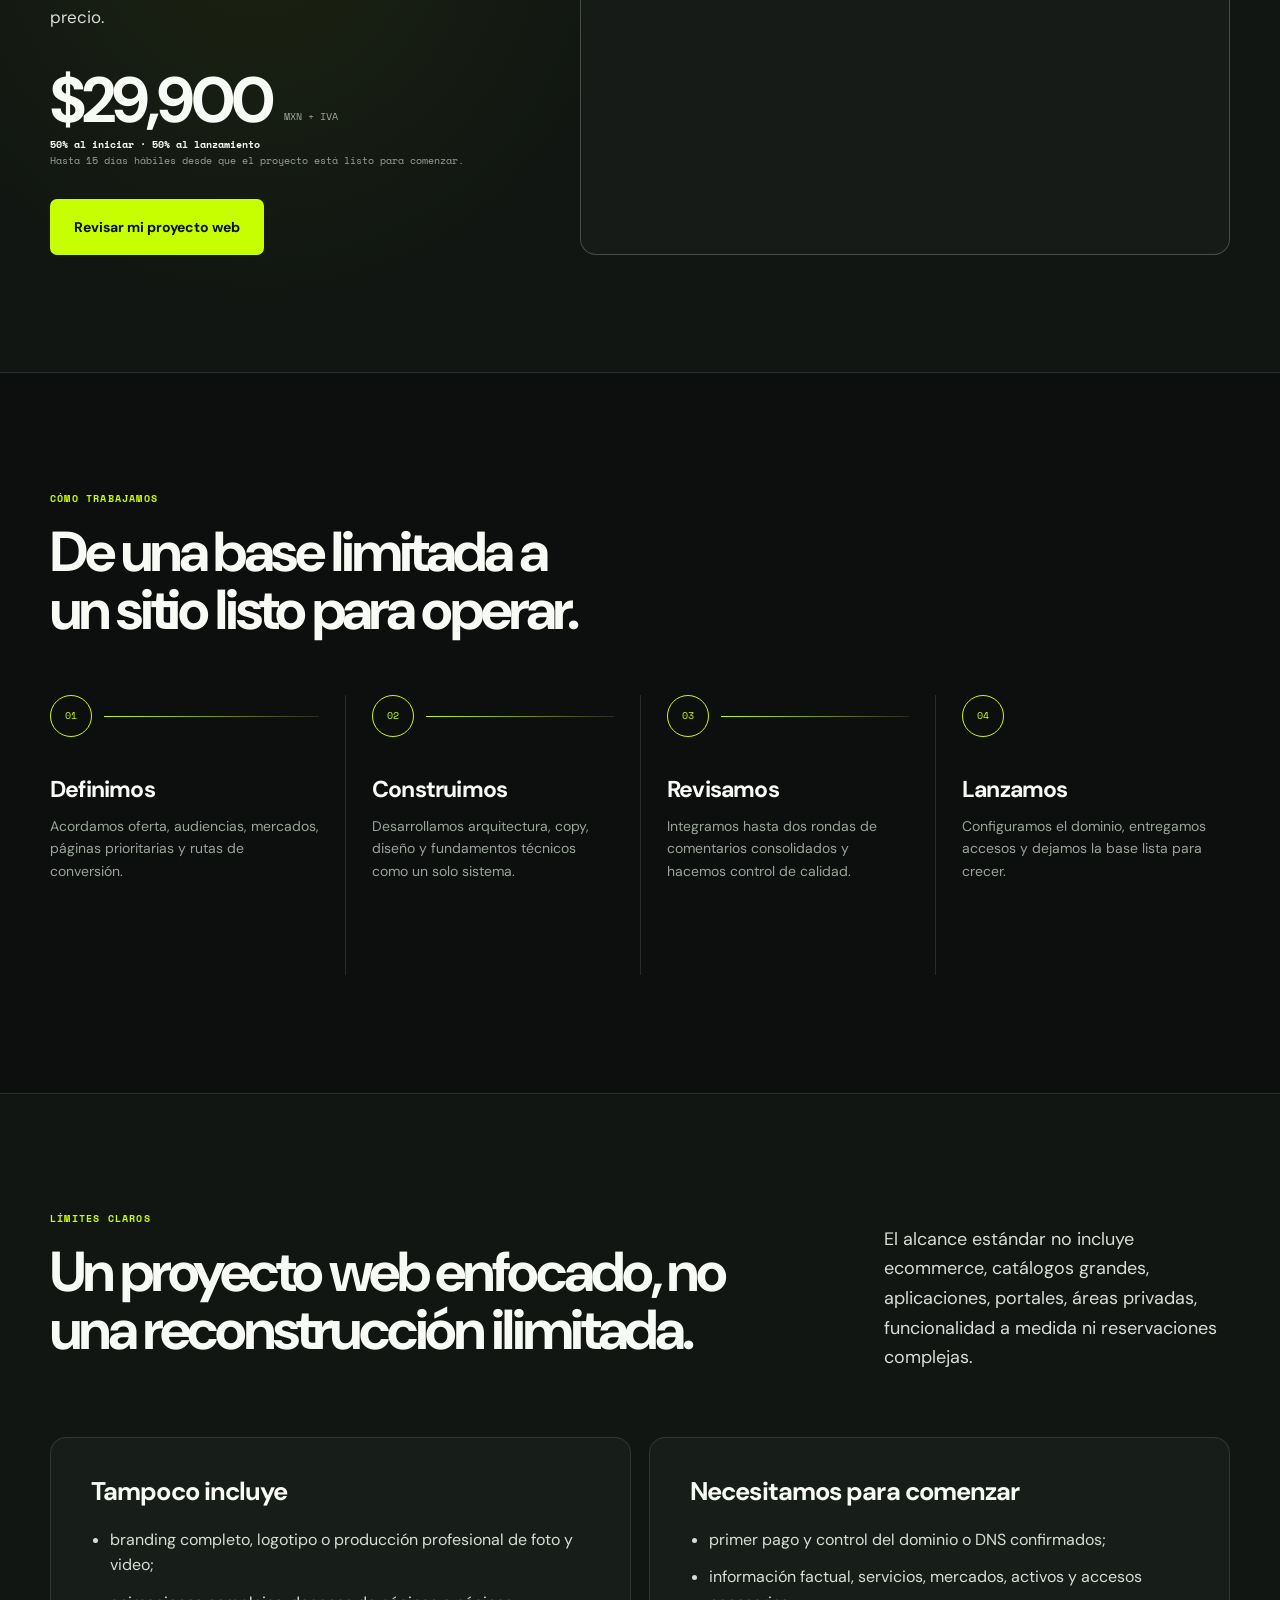
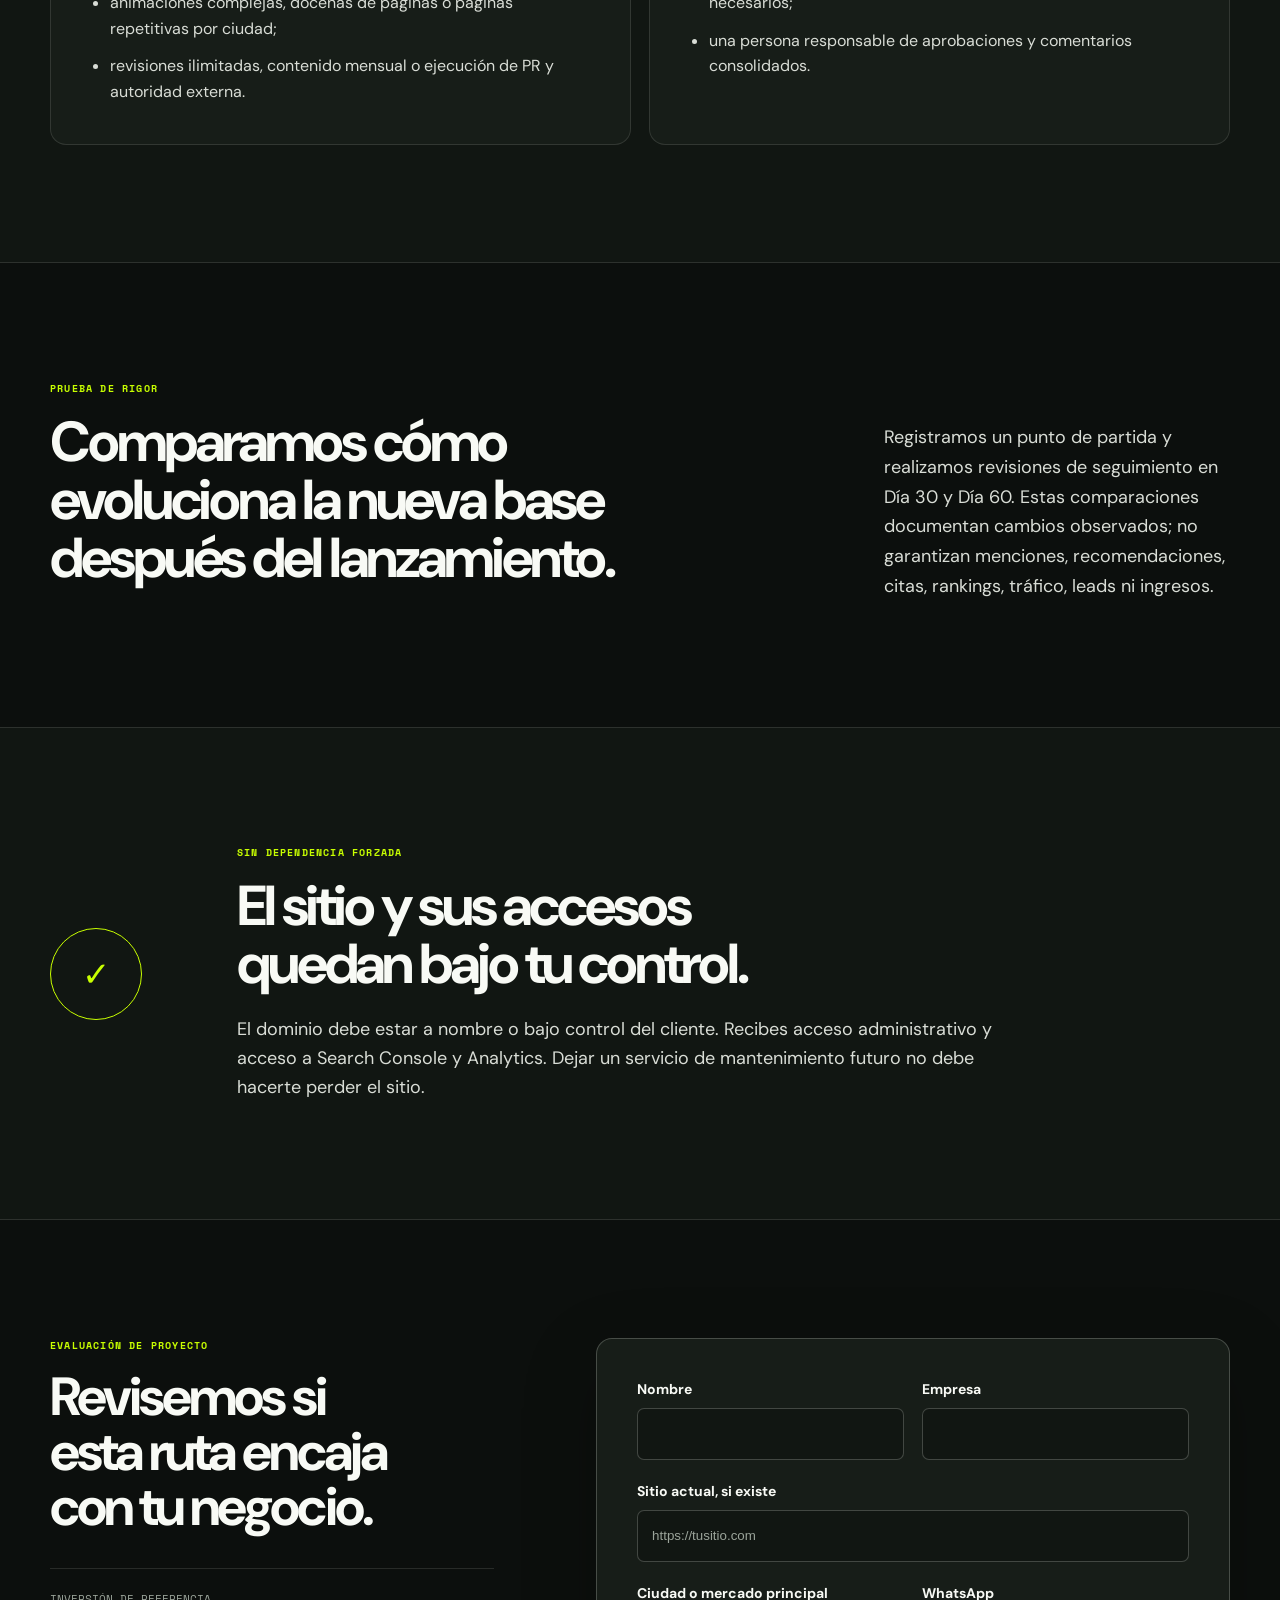
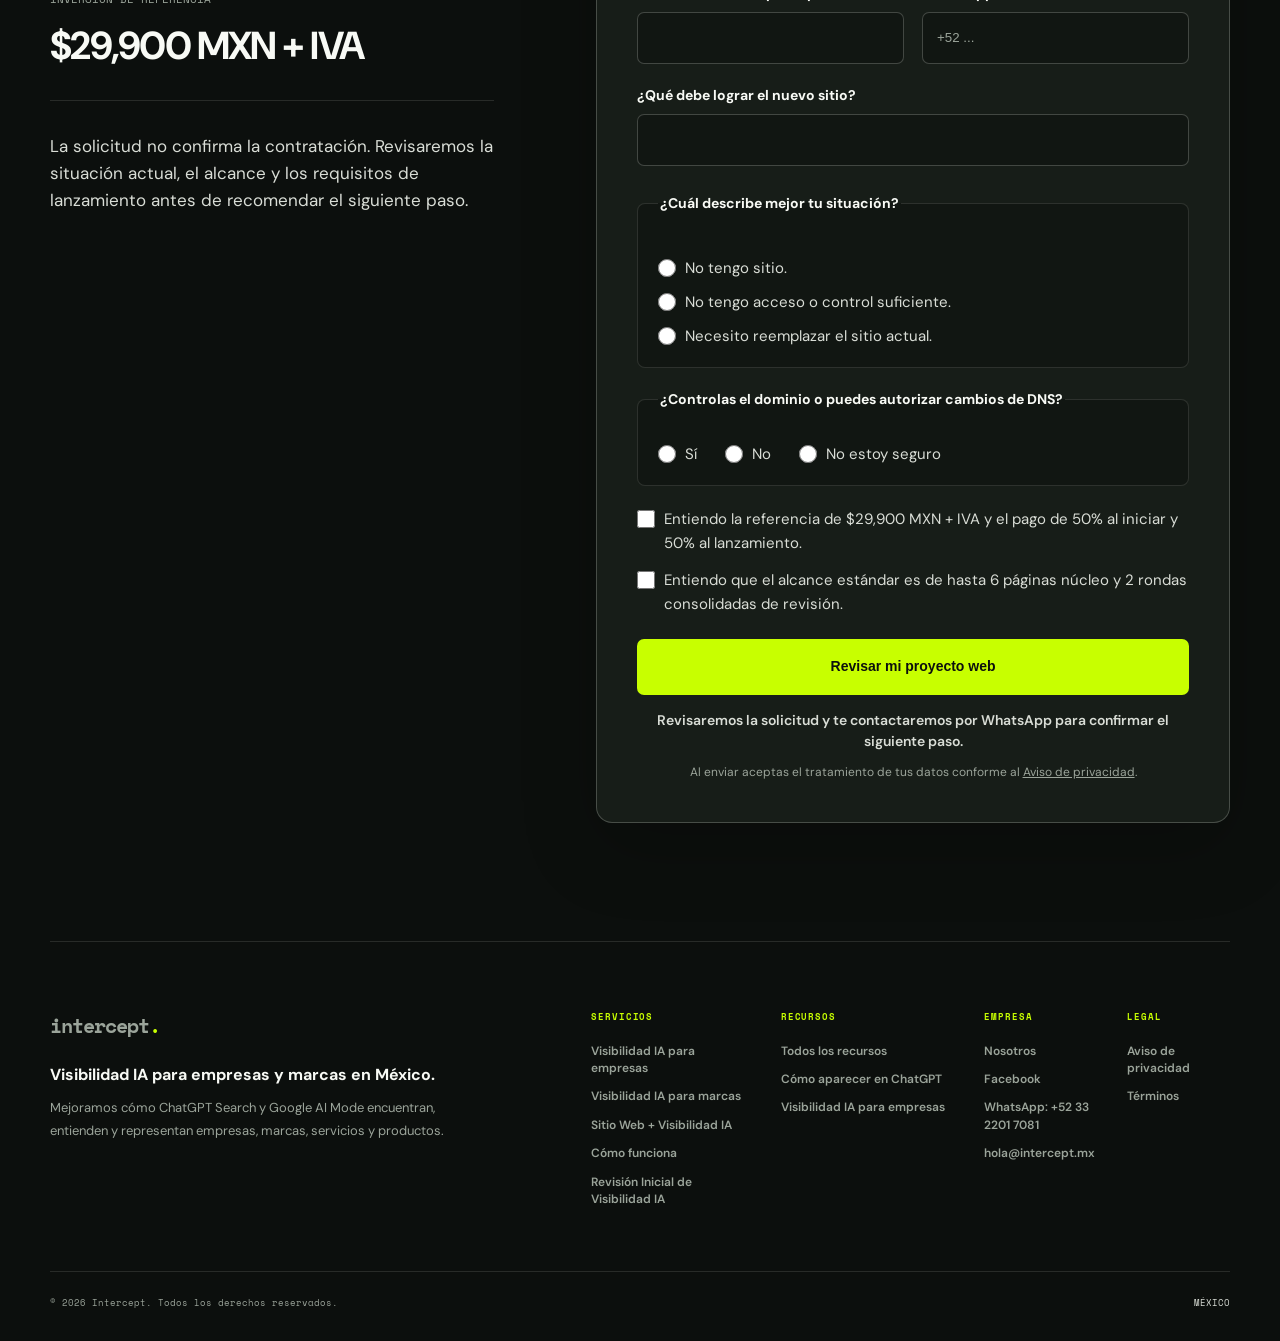
<file: sitio-web-visibilidad-ia/index.html>
<!doctype html>
<html lang="es-MX">
<head>
  <!-- Google Tag Manager -->
  <script>
    (function(w,d,s,l,i){w[l]=w[l]||[];w[l].push({'gtm.start':
    new Date().getTime(),event:'gtm.js'});var f=d.getElementsByTagName(s)[0],
    j=d.createElement(s),dl=l!='dataLayer'?'&l='+l:'';j.async=true;j.src=
    'https://www.googletagmanager.com/gtm.js?id='+i+dl;f.parentNode.insertBefore(j,f);
    })(window,document,'script','dataLayer','GTM-K83PTF3G');
  </script>
  <!-- End Google Tag Manager -->
  <meta charset="utf-8">
  <meta name="viewport" content="width=device-width, initial-scale=1">
  <meta name="theme-color" content="#0c0f0d">
  <meta name="description" content="Creamos una base web profesional, clara y controlable, con arquitectura, copy, diseño y fundamentos de Visibilidad IA integrados desde el inicio.">
  <meta property="og:type" content="website">
  <meta property="og:locale" content="es_MX">
  <meta property="og:title" content="Sitio Web + Visibilidad IA | Intercept">
  <meta property="og:description" content="Un sitio que explica mejor tu negocio, para tus clientes y para la IA. Hasta 6 páginas núcleo; referencia de $29,900 MXN + IVA.">
  <meta property="og:url" content="https://www.intercept.mx/sitio-web-visibilidad-ia/">
  <meta property="og:image" content="https://www.intercept.mx/assets/og-intercept.png">
  <meta name="twitter:card" content="summary_large_image">
  <link rel="canonical" href="https://www.intercept.mx/sitio-web-visibilidad-ia/">
  <link rel="preconnect" href="https://fonts.googleapis.com">
  <link rel="preconnect" href="https://fonts.gstatic.com" crossorigin>
  <link href="https://fonts.googleapis.com/css2?family=DM+Sans:opsz,wght@9..40,400;9..40,500;9..40,600;9..40,700&amp;family=Space+Mono:wght@400;700&amp;display=swap" rel="stylesheet">
  <link rel="stylesheet" href="../styles.css">
  <link rel="stylesheet" href="../diagnostico-express/styles.css">
  <link rel="stylesheet" href="styles.css">
  <link rel="stylesheet" href="../navigation.css">
  <link rel="stylesheet" href="../footer.css">
  <title>Sitio Web + Visibilidad IA | Intercept</title>
  <script type="application/ld+json">
  {
    "@context": "https://schema.org",
    "@type": "Service",
    "name": "Sitio Web + Visibilidad IA",
    "url": "https://www.intercept.mx/sitio-web-visibilidad-ia/",
    "description": "Proyecto integrado de arquitectura, copy, diseño, fundamentos técnicos y Visibilidad IA para crear o reemplazar una base web.",
    "provider": { "@type": "Organization", "name": "Intercept", "url": "https://www.intercept.mx/" },
    "areaServed": { "@type": "Country", "name": "México" },
    "offers": { "@type": "Offer", "price": "29900", "priceCurrency": "MXN", "description": "Inversión de referencia más IVA, sujeta al alcance publicado y confirmación de encaje." }
  }
  </script>
</head>

<body>
  <noscript><iframe src="https://www.googletagmanager.com/ns.html?id=GTM-K83PTF3G" height="0" width="0" style="display:none;visibility:hidden"></iframe></noscript>
  <a class="skip-link" href="#contenido">Saltar al contenido</a>

  <header class="site-header" data-header data-site-header>
    <a class="brand" href="/" aria-label="Intercept, ir al inicio">intercept<span>.</span></a>
    <button class="nav-toggle" type="button" aria-expanded="false" aria-controls="primary-navigation" aria-label="Abrir menú" data-nav-toggle><span data-nav-label>Menú</span><span class="nav-toggle__icon" aria-hidden="true"></span></button>
    <div class="nav-panel" id="primary-navigation" data-nav-panel>
      <nav class="site-nav" aria-label="Navegación principal">
        <a href="/como-funciona/">Cómo funciona</a>
        <a href="/visibilidad-ia/">Visibilidad IA</a>
        <a href="/visibilidad-ia-para-marcas/">Para marcas</a>
        <a href="/sitio-web-visibilidad-ia/" aria-current="page">Sitio web + IA</a>
        <a href="/recursos/">Recursos</a>
        <a href="/nosotros/">Nosotros</a>
      </nav>
      <a class="button button--accent button--small nav-cta" href="#solicitud" data-track-cta data-cta-location="header">Revisar mi proyecto web</a>
    </div>
  </header>

  <main id="contenido">
    <section class="hero section web-hero" id="inicio">
      <div class="hero__copy">
        <p class="eyebrow"><span></span> Sitio Web + Visibilidad IA</p>
        <h1>Un sitio que explica mejor tu negocio, para tus clientes y para la IA.</h1>
        <p class="hero__lead">Construimos una base web profesional, clara y controlable que ayuda a convertir visitantes y a explicar correctamente tu negocio a buscadores y sistemas de IA.</p>
        <div class="hero__actions">
          <a class="button button--accent button--large" href="#solicitud" data-track-cta data-cta-location="hero">Revisar mi proyecto web <span aria-hidden="true">→</span></a>
          <a class="button button--outline button--large" href="#incluye">Ver qué incluye el sitio</a>
        </div>
        <p class="hero__meta"><strong>$29,900 MXN + IVA</strong><span>Hasta 6 páginas núcleo</span><span>Hasta 15 días hábiles</span></p>
      </div>

      <aside class="web-blueprint" aria-label="Elementos de la nueva base web">
        <div class="web-blueprint__header"><span>Nueva base web</span><span>Control del cliente</span></div>
        <div class="web-blueprint__screen">
          <div class="web-blueprint__nav"><i></i><i></i><i></i><i></i></div>
          <div class="web-blueprint__hero"><strong>Tu oferta, bien explicada</strong><span>Mensaje claro · confianza · conversión</span></div>
          <div class="web-blueprint__cards"><span>Servicios</span><span>Diferenciadores</span><span>Cobertura</span></div>
        </div>
        <div class="web-blueprint__footer"><span>Arquitectura</span><span>Copy</span><span>Diseño</span><span>Fundamentos técnicos</span></div>
      </aside>
    </section>

    <section class="section section--border" id="cuando-corresponde">
      <div class="section-heading section-heading--split">
        <div><p class="kicker">Cuándo corresponde</p><h2>Cuando la base web limita lo que el negocio puede mejorar.</h2></div>
        <p>Esta ruta es para empresas establecidas que necesitan crear un sitio o reemplazar uno que no pueden controlar, actualizar o aprovechar razonablemente.</p>
      </div>
      <div class="web-card-grid">
        <article><span>01</span><h3>No existe un sitio</h3><p>El negocio ya opera, pero todavía no tiene una base digital propia que explique y convierta.</p></article>
        <article><span>02</span><h3>No hay acceso ni control</h3><p>El proveedor o la plataforma actual impiden autorizar e implementar cambios importantes.</p></article>
        <article><span>03</span><h3>La base necesita reemplazo</h3><p>La arquitectura, calidad o tecnología vuelve irracional seguir corrigiendo detalles.</p></article>
      </div>
    </section>

    <section class="section web-included" id="incluye">
      <div class="section-heading">
        <p class="kicker">Proyecto integrado</p>
        <h2>Construimos bien la base comercial y digital desde el inicio.</h2>
        <p>No es una web genérica con “IA” añadida. La claridad del negocio, la conversión y la Visibilidad IA se integran en la arquitectura, el copy, el diseño y los fundamentos técnicos.</p>
      </div>
      <div class="web-scope-grid">
        <article><span>01</span><h3>Arquitectura y páginas</h3><p>Priorización de hasta 6 páginas núcleo para explicar la oferta, audiencias, cobertura, confianza y rutas de conversión.</p></article>
        <article><span>02</span><h3>Copy comercial</h3><p>Aproximadamente 3,500–4,000 palabras, con preguntas frecuentes y enlaces internos cuando se justifiquen.</p></article>
        <article><span>03</span><h3>Diseño adaptable</h3><p>Diseño profesional y sistema de componentes reutilizables, con fundamentos de accesibilidad, rendimiento y control de calidad móvil.</p></article>
        <article><span>04</span><h3>Base técnica</h3><p>Metadatos, canonicals, sitemap, indexación y datos estructurados apropiados para el proyecto.</p></article>
        <article><span>05</span><h3>Conversión y lanzamiento</h3><p>Formularios o WhatsApp, Analytics, Search Console y configuración de lanzamiento de dominio o DNS.</p></article>
        <article><span>06</span><h3>Entrega con control</h3><p>Acceso administrativo para el cliente y un resumen claro de la implementación realizada.</p></article>
      </div>
    </section>

    <section class="section section--border offer-section" id="inversion">
      <div class="offer-shell">
        <div class="offer-intro">
          <p class="kicker">Inversión de referencia</p>
          <h2>Una nueva base, no dos productos apilados.</h2>
          <p>La metodología de Visibilidad IA forma parte del proyecto web. No añadimos un Sprint separado al precio.</p>
          <div class="offer-price"><strong>$29,900</strong><span>MXN + IVA</span></div>
          <p class="offer-duration"><span>50% al iniciar · 50% al lanzamiento</span><br>Hasta 15 días hábiles desde que el proyecto está listo para comenzar.</p>
          <a class="button button--accent button--large" href="#solicitud" data-track-cta data-cta-location="pricing">Revisar mi proyecto web</a>
        </div>
        <div class="deliverables">
          <div class="deliverables__top"><p>Alcance estándar</p><span>2 rondas consolidadas</span></div>
          <ul>
            <li><span>01</span><div><strong>Hasta 6 páginas núcleo</strong><small>La arquitectura puede preparar crecimiento futuro, pero el lanzamiento se limita a las páginas incluidas.</small></div></li>
            <li><span>02</span><div><strong>Aproximadamente 3,500–4,000 palabras</strong><small>Copy comercial para explicar la oferta y facilitar decisiones.</small></div></li>
            <li><span>03</span><div><strong>Diseño, desarrollo y lanzamiento</strong><small>Base responsive con componentes reutilizables y configuración técnica esencial.</small></div></li>
            <li><span>04</span><div><strong>Propiedad y accesos del cliente</strong><small>Dominio bajo tu control y acceso administrativo, Search Console y Analytics.</small></div></li>
          </ul>
        </div>
      </div>
    </section>

    <section class="section" id="proceso-web">
      <div class="section-heading"><p class="kicker">Cómo trabajamos</p><h2>De una base limitada a un sitio listo para operar.</h2></div>
      <ol class="process-grid">
        <li class="process-card"><div><span>01</span><i></i></div><h3>Definimos</h3><p>Acordamos oferta, audiencias, mercados, páginas prioritarias y rutas de conversión.</p></li>
        <li class="process-card"><div><span>02</span><i></i></div><h3>Construimos</h3><p>Desarrollamos arquitectura, copy, diseño y fundamentos técnicos como un solo sistema.</p></li>
        <li class="process-card"><div><span>03</span><i></i></div><h3>Revisamos</h3><p>Integramos hasta dos rondas de comentarios consolidados y hacemos control de calidad.</p></li>
        <li class="process-card"><div><span>04</span></div><h3>Lanzamos</h3><p>Configuramos el dominio, entregamos accesos y dejamos la base lista para crecer.</p></li>
      </ol>
    </section>

    <section class="section section--border web-boundaries" id="limites">
      <div class="section-heading section-heading--split">
        <div><p class="kicker">Límites claros</p><h2>Un proyecto web enfocado, no una reconstrucción ilimitada.</h2></div>
        <p>El alcance estándar no incluye ecommerce, catálogos grandes, aplicaciones, portales, áreas privadas, funcionalidad a medida ni reservaciones complejas.</p>
      </div>
      <div class="web-boundary-grid">
        <div><h3>Tampoco incluye</h3><ul><li>branding completo, logotipo o producción profesional de foto y video;</li><li>animaciones complejas, docenas de páginas o páginas repetitivas por ciudad;</li><li>revisiones ilimitadas, contenido mensual o ejecución de PR y autoridad externa.</li></ul></div>
        <div><h3>Necesitamos para comenzar</h3><ul><li>primer pago y control del dominio o DNS confirmados;</li><li>información factual, servicios, mercados, activos y accesos necesarios;</li><li>una persona responsable de aprobaciones y comentarios consolidados.</li></ul></div>
      </div>
    </section>

    <section class="section web-proof" id="seguimiento">
      <div class="section-heading section-heading--split">
        <div><p class="kicker">Prueba de rigor</p><h2>Comparamos cómo evoluciona la nueva base después del lanzamiento.</h2></div>
        <p>Registramos un punto de partida y realizamos revisiones de seguimiento en Día 30 y Día 60. Estas comparaciones documentan cambios observados; no garantizan menciones, recomendaciones, citas, rankings, tráfico, leads ni ingresos.</p>
      </div>
    </section>

    <section class="section section--border web-ownership" id="propiedad">
      <div class="web-ownership__mark" aria-hidden="true">✓</div>
      <div><p class="kicker">Sin dependencia forzada</p><h2>El sitio y sus accesos quedan bajo tu control.</h2><p>El dominio debe estar a nombre o bajo control del cliente. Recibes acceso administrativo y acceso a Search Console y Analytics. Dejar un servicio de mantenimiento futuro no debe hacerte perder el sitio.</p></div>
    </section>

    <section class="express-qualification section" id="solicitud" aria-labelledby="solicitud-title">
      <div class="express-qualification__intro">
        <p class="kicker">Evaluación de proyecto</p>
        <h2 id="solicitud-title">Revisemos si esta ruta encaja con tu negocio.</h2>
        <div class="express-price"><span>Inversión de referencia</span><strong>$29,900 MXN + IVA</strong></div>
        <p>La solicitud no confirma la contratación. Revisaremos la situación actual, el alcance y los requisitos de lanzamiento antes de recomendar el siguiente paso.</p>
      </div>
      <div class="express-form-shell">
        <form class="qualification-form" action="https://formspree.io/f/xkjwrnwg" method="post" novalidate data-form>
          <div class="form-grid">
            <div class="form-field"><label for="name">Nombre</label><input id="name" name="name" type="text" autocomplete="name" required aria-describedby="name-error"><span class="field-error" id="name-error"></span></div>
            <div class="form-field"><label for="company">Empresa</label><input id="company" name="company" type="text" autocomplete="organization" required aria-describedby="company-error"><span class="field-error" id="company-error"></span></div>
            <div class="form-field form-field--wide"><label for="website">Sitio actual, si existe</label><input id="website" name="website" type="url" inputmode="url" autocomplete="url" placeholder="https://tusitio.com" aria-describedby="website-error"><span class="field-error" id="website-error"></span></div>
            <div class="form-field"><label for="market">Ciudad o mercado principal</label><input id="market" name="market" type="text" autocomplete="address-level2" required aria-describedby="market-error"><span class="field-error" id="market-error"></span></div>
            <div class="form-field"><label for="whatsapp">WhatsApp</label><input id="whatsapp" name="whatsapp" type="tel" inputmode="tel" autocomplete="tel" placeholder="+52 ..." required aria-describedby="whatsapp-error"><span class="field-error" id="whatsapp-error"></span></div>
            <div class="form-field form-field--wide"><label for="priority">¿Qué debe lograr el nuevo sitio?</label><input id="priority" name="priority" type="text" required aria-describedby="priority-error"><span class="field-error" id="priority-error"></span></div>
          </div>
          <fieldset class="form-field form-question"><legend>¿Cuál describe mejor tu situación?</legend><label class="choice"><input name="website_situation" type="radio" value="no_site" required> <span>No tengo sitio.</span></label><label class="choice"><input name="website_situation" type="radio" value="no_control"> <span>No tengo acceso o control suficiente.</span></label><label class="choice"><input name="website_situation" type="radio" value="replace"> <span>Necesito reemplazar el sitio actual.</span></label><span class="field-error" id="website_situation-error"></span></fieldset>
          <fieldset class="form-field form-question"><legend>¿Controlas el dominio o puedes autorizar cambios de DNS?</legend><div class="choice-row"><label class="choice"><input name="domain_control" type="radio" value="yes" required> <span>Sí</span></label><label class="choice"><input name="domain_control" type="radio" value="no"> <span>No</span></label><label class="choice"><input name="domain_control" type="radio" value="unsure"> <span>No estoy seguro</span></label></div><span class="field-error" id="domain_control-error"></span></fieldset>
          <div class="acknowledgments">
            <label class="choice"><input name="investment_acknowledgment" type="checkbox" value="true" required> <span>Entiendo la referencia de $29,900 MXN + IVA y el pago de 50% al iniciar y 50% al lanzamiento.</span></label><span class="field-error" id="investment_acknowledgment-error"></span>
            <label class="choice"><input name="scope_acknowledgment" type="checkbox" value="true" required> <span>Entiendo que el alcance estándar es de hasta 6 páginas núcleo y 2 rondas consolidadas de revisión.</span></label><span class="field-error" id="scope_acknowledgment-error"></span>
          </div>
          <input type="hidden" name="offer" value="sitio_web_visibilidad_ia"><input type="hidden" name="utm_source"><input type="hidden" name="utm_medium"><input type="hidden" name="utm_campaign"><input type="hidden" name="utm_content"><input type="hidden" name="utm_term">
          <input class="honeypot" name="company_fax" type="text" tabindex="-1" autocomplete="off" aria-hidden="true">
          <div class="form-status" role="status" aria-live="polite" data-form-status></div>
          <button class="button button--accent button--large form-submit" type="submit">Revisar mi proyecto web</button>
          <p class="form-followup">Revisaremos la solicitud y te contactaremos por WhatsApp para confirmar el siguiente paso.</p>
          <p class="form-microcopy">Al enviar aceptas el tratamiento de tus datos conforme al <a href="/aviso-de-privacidad/">Aviso de privacidad</a>.</p>
        </form>
        <div class="confirmation" data-confirmation hidden tabindex="-1"><span class="confirmation__mark" aria-hidden="true">✓</span><h2>Recibimos tu solicitud</h2><p>Revisaremos la situación, el alcance y los requisitos de lanzamiento. Te contactaremos por WhatsApp.</p></div>
      </div>
    </section>
  </main>

  <footer class="global-footer">
    <div class="global-footer__main">
      <div class="global-footer__identity"><a class="brand" href="/" aria-label="Intercept, ir al inicio">intercept<span>.</span></a><strong>Visibilidad IA para empresas y marcas en México.</strong><p>Mejoramos cómo ChatGPT Search y Google AI Mode encuentran, entienden y representan empresas, marcas, servicios y productos.</p></div>
      <div class="global-footer__nav">
        <nav class="global-footer__group" aria-label="Servicios"><p>Servicios</p><a href="/visibilidad-ia/">Visibilidad IA para empresas</a><a href="/visibilidad-ia-para-marcas/">Visibilidad IA para marcas</a><a href="/sitio-web-visibilidad-ia/">Sitio Web + Visibilidad IA</a><a href="/como-funciona/">Cómo funciona</a><a href="/diagnostico-express/">Revisión Inicial de Visibilidad IA</a></nav>
        <nav class="global-footer__group" aria-label="Recursos"><p>Recursos</p><a href="/recursos/">Todos los recursos</a><a href="/recursos/como-aparecer-en-chatgpt/">Cómo aparecer en ChatGPT</a><a href="/recursos/visibilidad-ia-para-empresas/">Visibilidad IA para empresas</a></nav>
        <nav class="global-footer__group" aria-label="Empresa"><p>Empresa</p><a href="/nosotros/">Nosotros</a><a href="https://www.facebook.com/intercept.mx" target="_blank" rel="noopener noreferrer">Facebook</a><a href="https://wa.me/523322017081" target="_blank" rel="noopener noreferrer">WhatsApp: +52 33 2201 7081</a><a href="mailto:hola@intercept.mx">hola@intercept.mx</a></nav>
        <nav class="global-footer__group" aria-label="Legal"><p>Legal</p><a href="/aviso-de-privacidad/">Aviso de privacidad</a><a href="/terminos/">Términos</a></nav>
      </div>
    </div>
    <div class="global-footer__bottom"><p>© <span data-year>2026</span> Intercept. Todos los derechos reservados.</p><p class="global-footer__location">México</p></div>
  </footer>

  <script src="../navigation.js" defer></script>
  <script src="script.js" defer></script>
</body>
</html>
</file>
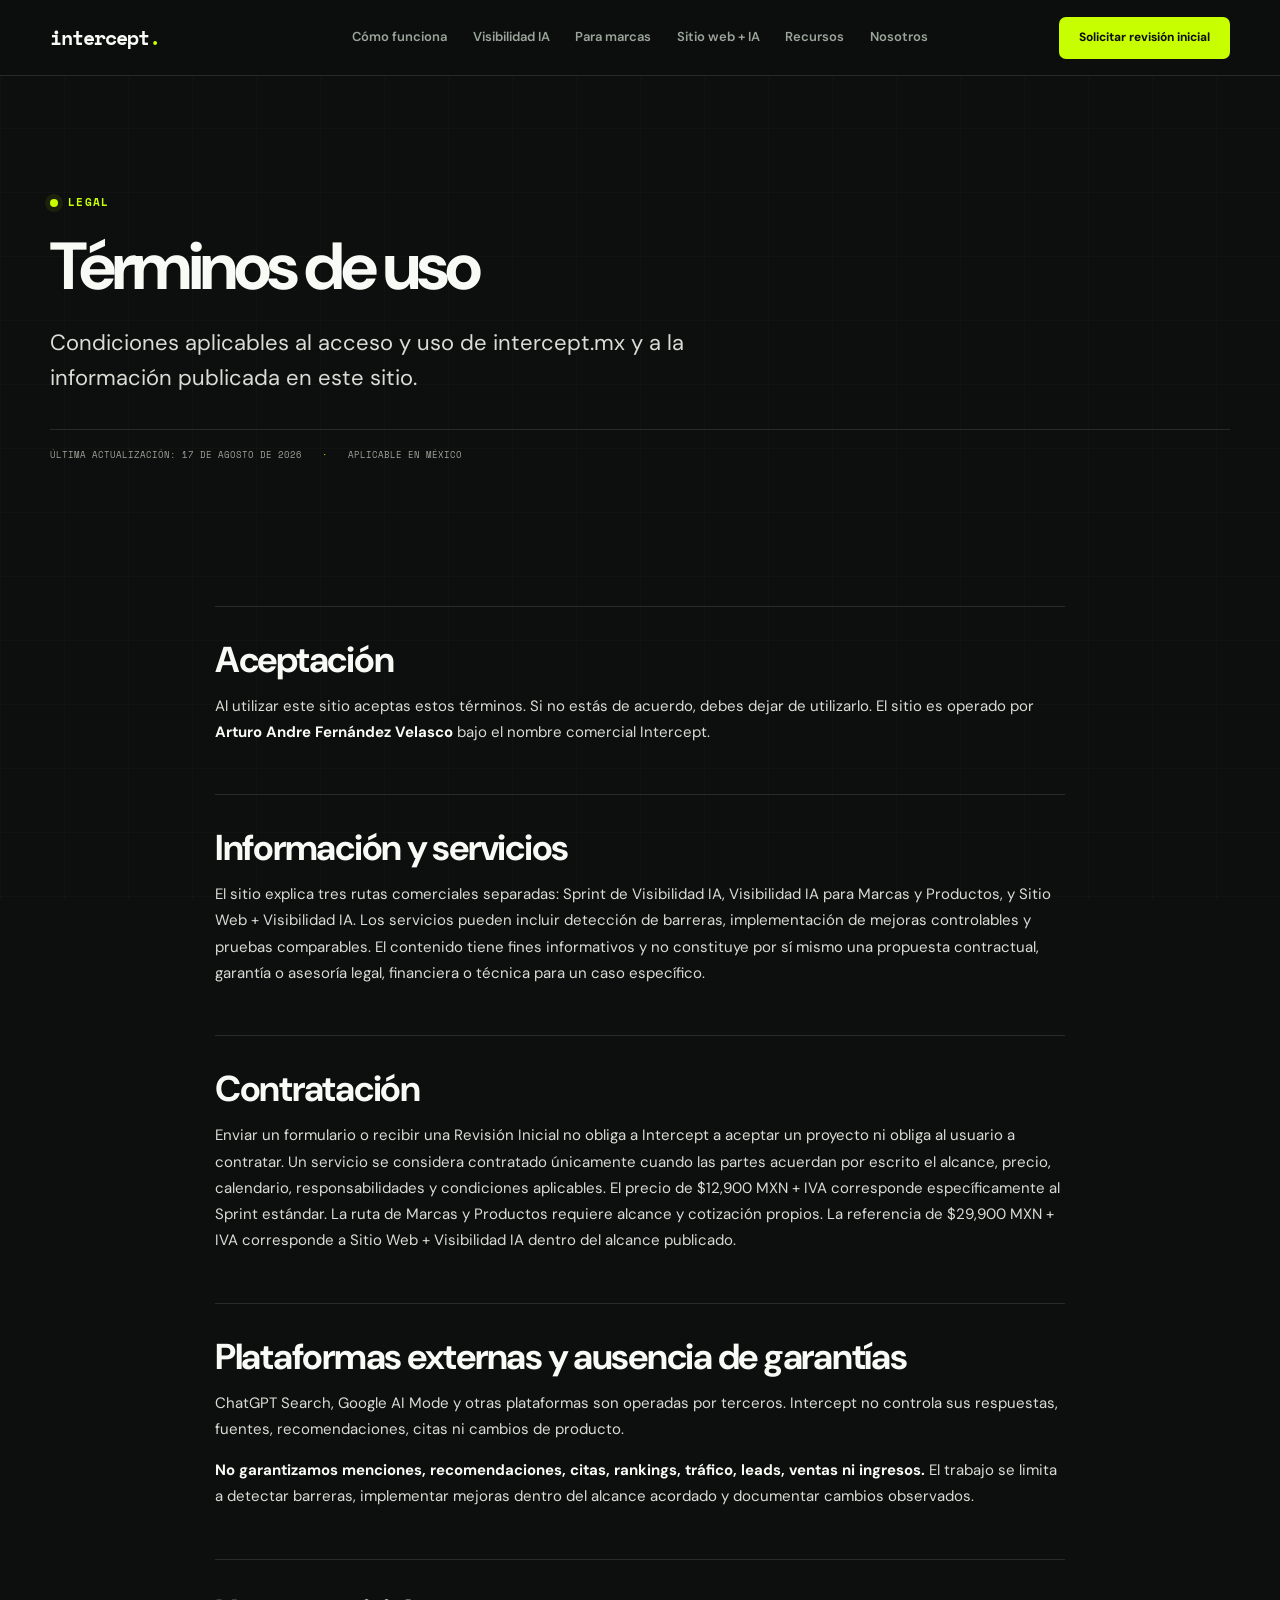
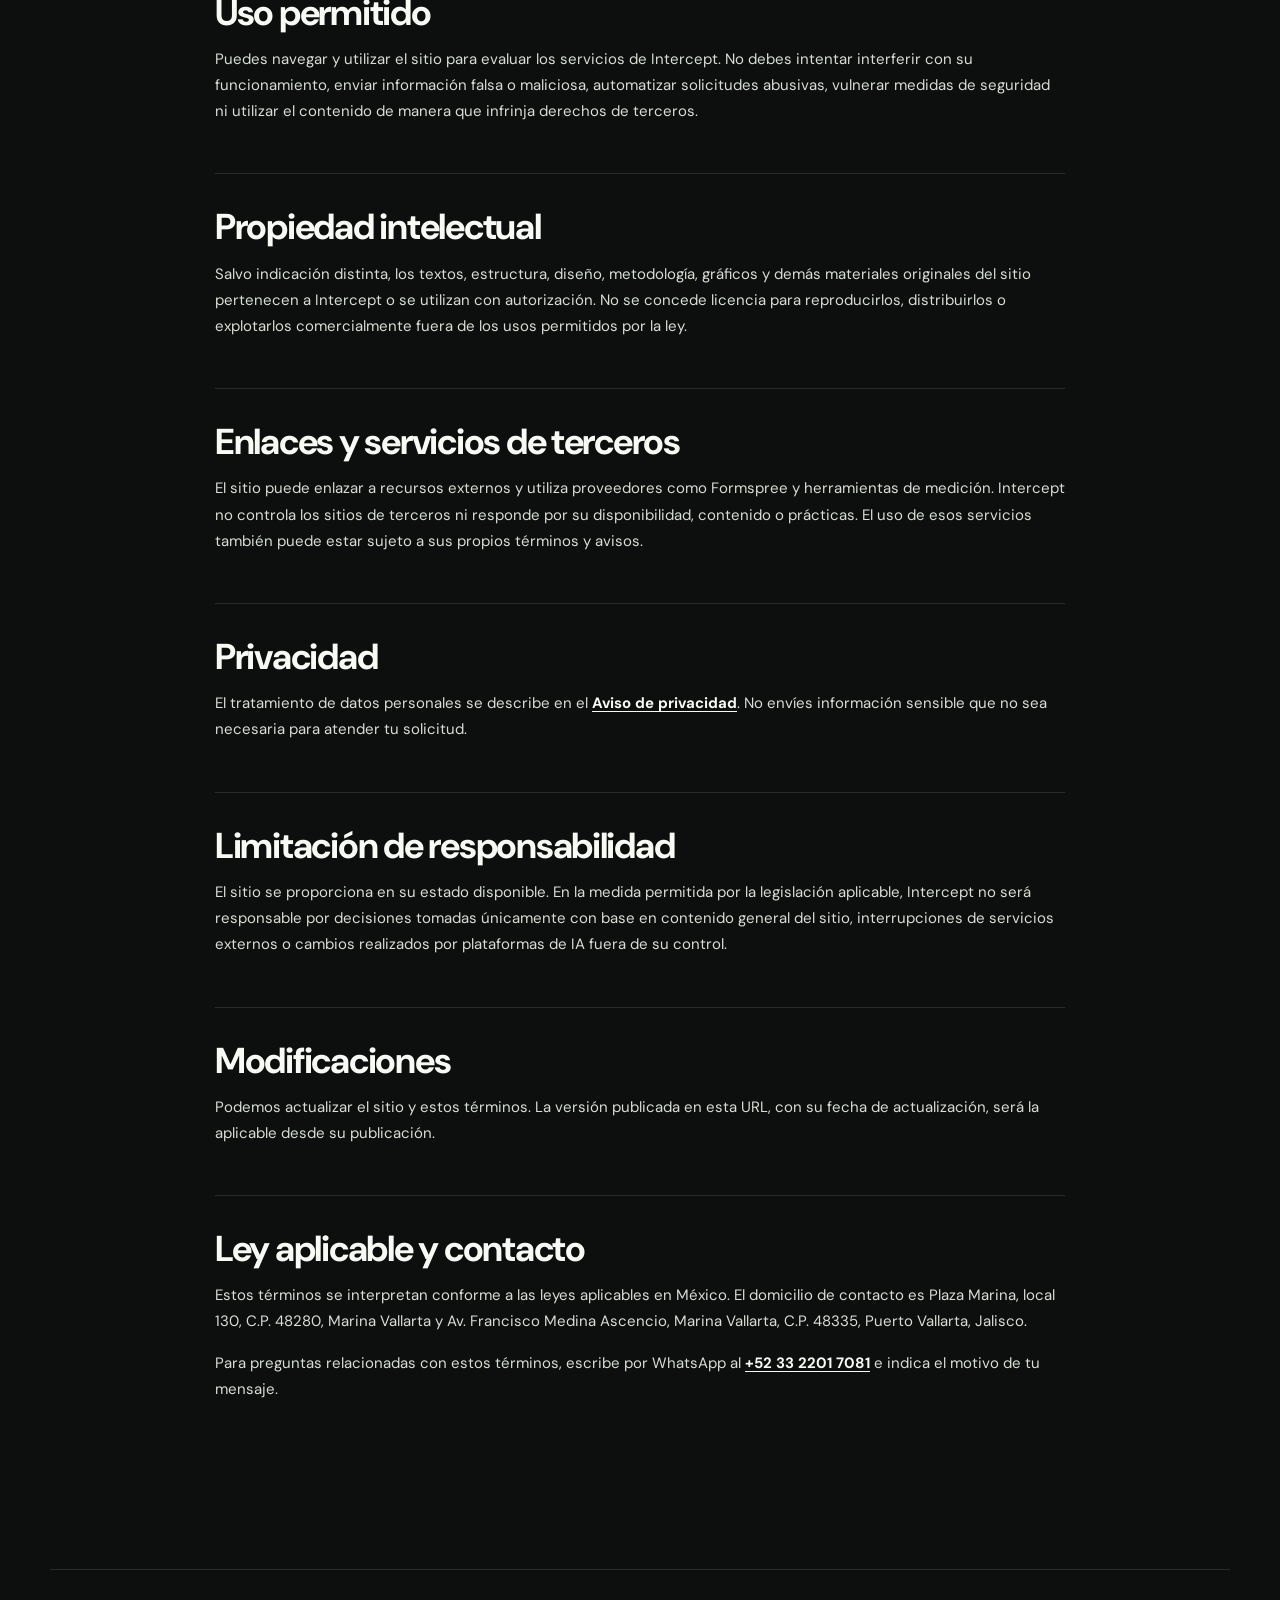
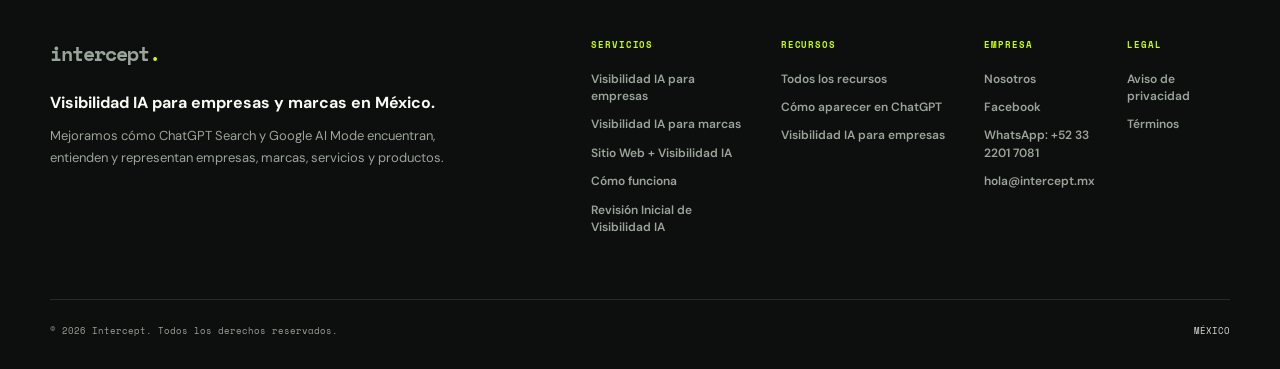
<file: terminos/index.html>
<!doctype html>
<html lang="es-MX">
<head>
  <!-- Google Tag Manager -->
  <script>
    (function(w,d,s,l,i){w[l]=w[l]||[];w[l].push({'gtm.start':
    new Date().getTime(),event:'gtm.js'});var f=d.getElementsByTagName(s)[0],
    j=d.createElement(s),dl=l!='dataLayer'?'&l='+l:'';j.async=true;j.src=
    'https://www.googletagmanager.com/gtm.js?id='+i+dl;f.parentNode.insertBefore(j,f);
    })(window,document,'script','dataLayer','GTM-K83PTF3G');
  </script>
  <!-- End Google Tag Manager -->
  <meta charset="utf-8">
  <meta name="viewport" content="width=device-width, initial-scale=1">
  <meta name="theme-color" content="#0c0f0d">
  <meta name="description" content="Consulta los términos de uso del sitio web y los límites de la información publicada por Intercept.">
  <meta name="robots" content="noindex,follow">
  <link rel="canonical" href="https://www.intercept.mx/terminos/">
  <link rel="preconnect" href="https://fonts.googleapis.com">
  <link rel="preconnect" href="https://fonts.gstatic.com" crossorigin>
  <link href="https://fonts.googleapis.com/css2?family=DM+Sans:opsz,wght@9..40,400;9..40,500;9..40,600;9..40,700&amp;family=Space+Mono:wght@400;700&amp;display=swap" rel="stylesheet">
  <link rel="stylesheet" href="../styles.css">
  <link rel="stylesheet" href="../legal.css">
  <link rel="stylesheet" href="../navigation.css">
  <link rel="stylesheet" href="../footer.css">
  <title>Términos de uso | Intercept</title>
</head>
<body>
  <noscript><iframe src="https://www.googletagmanager.com/ns.html?id=GTM-K83PTF3G" height="0" width="0" style="display:none;visibility:hidden"></iframe></noscript>
  <a class="skip-link" href="#contenido">Saltar al contenido</a>
  <header class="site-header" data-header data-site-header>
    <a class="brand" href="/" aria-label="Intercept, ir al inicio">intercept<span>.</span></a>
    <button class="nav-toggle" type="button" aria-expanded="false" aria-controls="primary-navigation" aria-label="Abrir menú" data-nav-toggle><span data-nav-label>Menú</span><span class="nav-toggle__icon" aria-hidden="true"></span></button>
    <div class="nav-panel" id="primary-navigation" data-nav-panel>
      <nav class="site-nav" aria-label="Navegación principal"><a href="/como-funciona/">Cómo funciona</a><a href="/visibilidad-ia/">Visibilidad IA</a><a href="/visibilidad-ia-para-marcas/">Para marcas</a>
        <a href="/sitio-web-visibilidad-ia/">Sitio web + IA</a><a href="/recursos/">Recursos</a><a href="/nosotros/">Nosotros</a></nav>
      <a class="button button--accent button--small nav-cta" href="/diagnostico-express/" data-cta-location="header">Solicitar revisión inicial</a>
    </div>
  </header>
  <main class="legal-main" id="contenido">
    <section class="section legal-hero">
      <p class="eyebrow"><span></span> Legal</p>
      <h1>Términos de uso</h1>
      <p class="legal-hero__lead">Condiciones aplicables al acceso y uso de intercept.mx y a la información publicada en este sitio.</p>
      <div class="legal-meta"><span>Última actualización: 17 de agosto de 2026</span><span>Aplicable en México</span></div>
    </section>
    <article class="section legal-body">
      <section><h2>Aceptación</h2><p>Al utilizar este sitio aceptas estos términos. Si no estás de acuerdo, debes dejar de utilizarlo. El sitio es operado por <strong>Arturo Andre Fernández Velasco</strong> bajo el nombre comercial Intercept.</p></section>
      <section><h2>Información y servicios</h2><p>El sitio explica tres rutas comerciales separadas: Sprint de Visibilidad IA, Visibilidad IA para Marcas y Productos, y Sitio Web + Visibilidad IA. Los servicios pueden incluir detección de barreras, implementación de mejoras controlables y pruebas comparables. El contenido tiene fines informativos y no constituye por sí mismo una propuesta contractual, garantía o asesoría legal, financiera o técnica para un caso específico.</p></section>
      <section><h2>Contratación</h2><p>Enviar un formulario o recibir una Revisión Inicial no obliga a Intercept a aceptar un proyecto ni obliga al usuario a contratar. Un servicio se considera contratado únicamente cuando las partes acuerdan por escrito el alcance, precio, calendario, responsabilidades y condiciones aplicables. El precio de $12,900 MXN + IVA corresponde específicamente al Sprint estándar. La ruta de Marcas y Productos requiere alcance y cotización propios. La referencia de $29,900 MXN + IVA corresponde a Sitio Web + Visibilidad IA dentro del alcance publicado.</p></section>
      <section><h2>Plataformas externas y ausencia de garantías</h2><p>ChatGPT Search, Google AI Mode y otras plataformas son operadas por terceros. Intercept no controla sus respuestas, fuentes, recomendaciones, citas ni cambios de producto.</p><p><strong>No garantizamos menciones, recomendaciones, citas, rankings, tráfico, leads, ventas ni ingresos.</strong> El trabajo se limita a detectar barreras, implementar mejoras dentro del alcance acordado y documentar cambios observados.</p></section>
      <section><h2>Uso permitido</h2><p>Puedes navegar y utilizar el sitio para evaluar los servicios de Intercept. No debes intentar interferir con su funcionamiento, enviar información falsa o maliciosa, automatizar solicitudes abusivas, vulnerar medidas de seguridad ni utilizar el contenido de manera que infrinja derechos de terceros.</p></section>
      <section><h2>Propiedad intelectual</h2><p>Salvo indicación distinta, los textos, estructura, diseño, metodología, gráficos y demás materiales originales del sitio pertenecen a Intercept o se utilizan con autorización. No se concede licencia para reproducirlos, distribuirlos o explotarlos comercialmente fuera de los usos permitidos por la ley.</p></section>
      <section><h2>Enlaces y servicios de terceros</h2><p>El sitio puede enlazar a recursos externos y utiliza proveedores como Formspree y herramientas de medición. Intercept no controla los sitios de terceros ni responde por su disponibilidad, contenido o prácticas. El uso de esos servicios también puede estar sujeto a sus propios términos y avisos.</p></section>
      <section><h2>Privacidad</h2><p>El tratamiento de datos personales se describe en el <a href="/aviso-de-privacidad/">Aviso de privacidad</a>. No envíes información sensible que no sea necesaria para atender tu solicitud.</p></section>
      <section><h2>Limitación de responsabilidad</h2><p>El sitio se proporciona en su estado disponible. En la medida permitida por la legislación aplicable, Intercept no será responsable por decisiones tomadas únicamente con base en contenido general del sitio, interrupciones de servicios externos o cambios realizados por plataformas de IA fuera de su control.</p></section>
      <section><h2>Modificaciones</h2><p>Podemos actualizar el sitio y estos términos. La versión publicada en esta URL, con su fecha de actualización, será la aplicable desde su publicación.</p></section>
      <section><h2>Ley aplicable y contacto</h2><p>Estos términos se interpretan conforme a las leyes aplicables en México. El domicilio de contacto es Plaza Marina, local 130, C.P. 48280, Marina Vallarta y Av. Francisco Medina Ascencio, Marina Vallarta, C.P. 48335, Puerto Vallarta, Jalisco.</p><p>Para preguntas relacionadas con estos términos, escribe por WhatsApp al <a href="https://wa.me/523322017081">+52 33 2201 7081</a> e indica el motivo de tu mensaje.</p></section>
    </article>
  </main>
  <footer class="global-footer">
    <div class="global-footer__main">
      <div class="global-footer__identity"><a class="brand" href="/" aria-label="Intercept, ir al inicio">intercept<span>.</span></a><strong>Visibilidad IA para empresas y marcas en México.</strong><p>Mejoramos cómo ChatGPT Search y Google AI Mode encuentran, entienden y representan empresas, marcas, servicios y productos.</p></div>
      <div class="global-footer__nav">
        <nav class="global-footer__group" aria-label="Servicios"><p>Servicios</p><a href="/visibilidad-ia/">Visibilidad IA para empresas</a><a href="/visibilidad-ia-para-marcas/">Visibilidad IA para marcas</a><a href="/sitio-web-visibilidad-ia/">Sitio Web + Visibilidad IA</a><a href="/como-funciona/">Cómo funciona</a><a href="/diagnostico-express/">Revisión Inicial de Visibilidad IA</a></nav>
        <nav class="global-footer__group" aria-label="Recursos"><p>Recursos</p><a href="/recursos/">Todos los recursos</a><a href="/recursos/como-aparecer-en-chatgpt/">Cómo aparecer en ChatGPT</a><a href="/recursos/visibilidad-ia-para-empresas/">Visibilidad IA para empresas</a></nav>
        <nav class="global-footer__group" aria-label="Empresa"><p>Empresa</p><a href="/nosotros/">Nosotros</a><a href="https://www.facebook.com/intercept.mx" target="_blank" rel="noopener noreferrer">Facebook</a><a href="https://wa.me/523322017081" target="_blank" rel="noopener noreferrer">WhatsApp: +52 33 2201 7081</a><a href="mailto:hola@intercept.mx">hola@intercept.mx</a></nav>
        <nav class="global-footer__group" aria-label="Legal"><p>Legal</p><a href="/aviso-de-privacidad/">Aviso de privacidad</a><a href="/terminos/" aria-current="page">Términos</a></nav>
      </div>
    </div>
    <div class="global-footer__bottom"><p>© <span data-year>2026</span> Intercept. Todos los derechos reservados.</p><p class="global-footer__location">México</p></div>
  </footer>
  <script src="../navigation.js" defer></script>
  <script src="../script.js" defer></script>
</body>
</html>
</file>
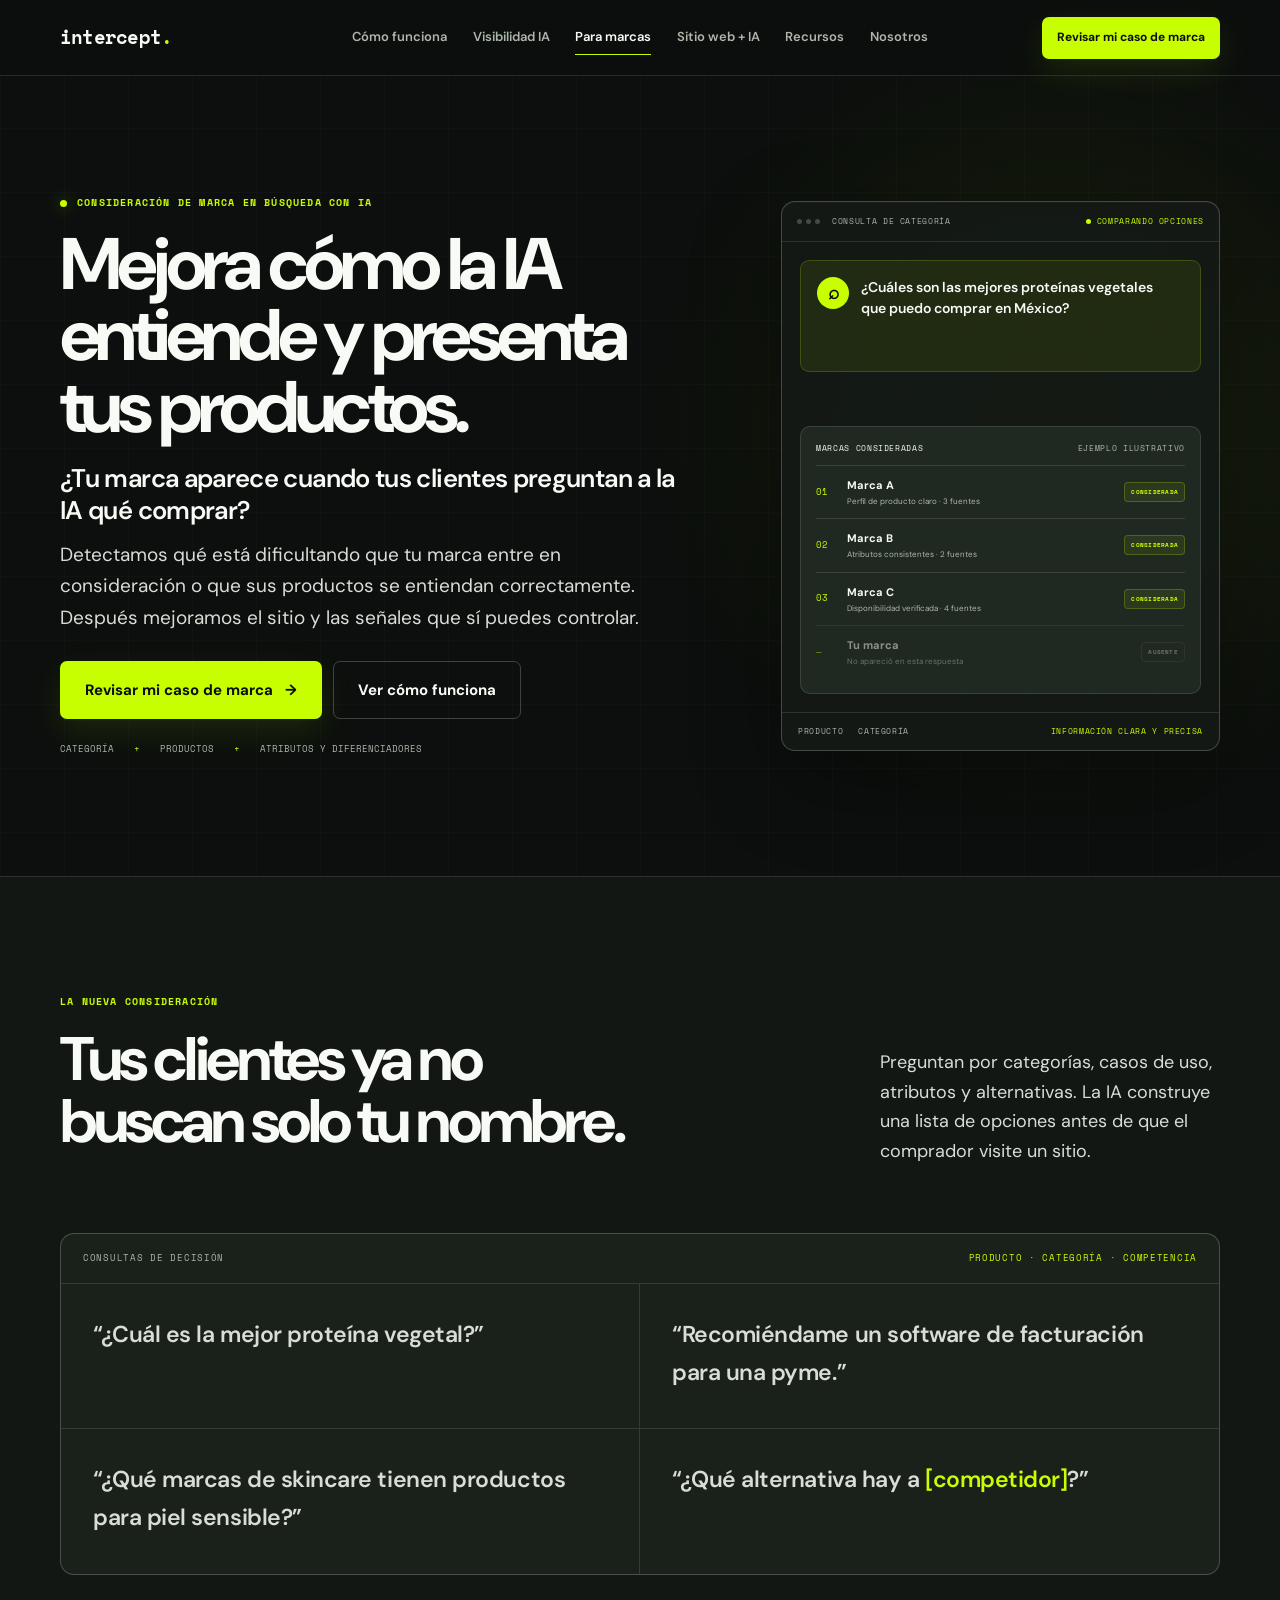
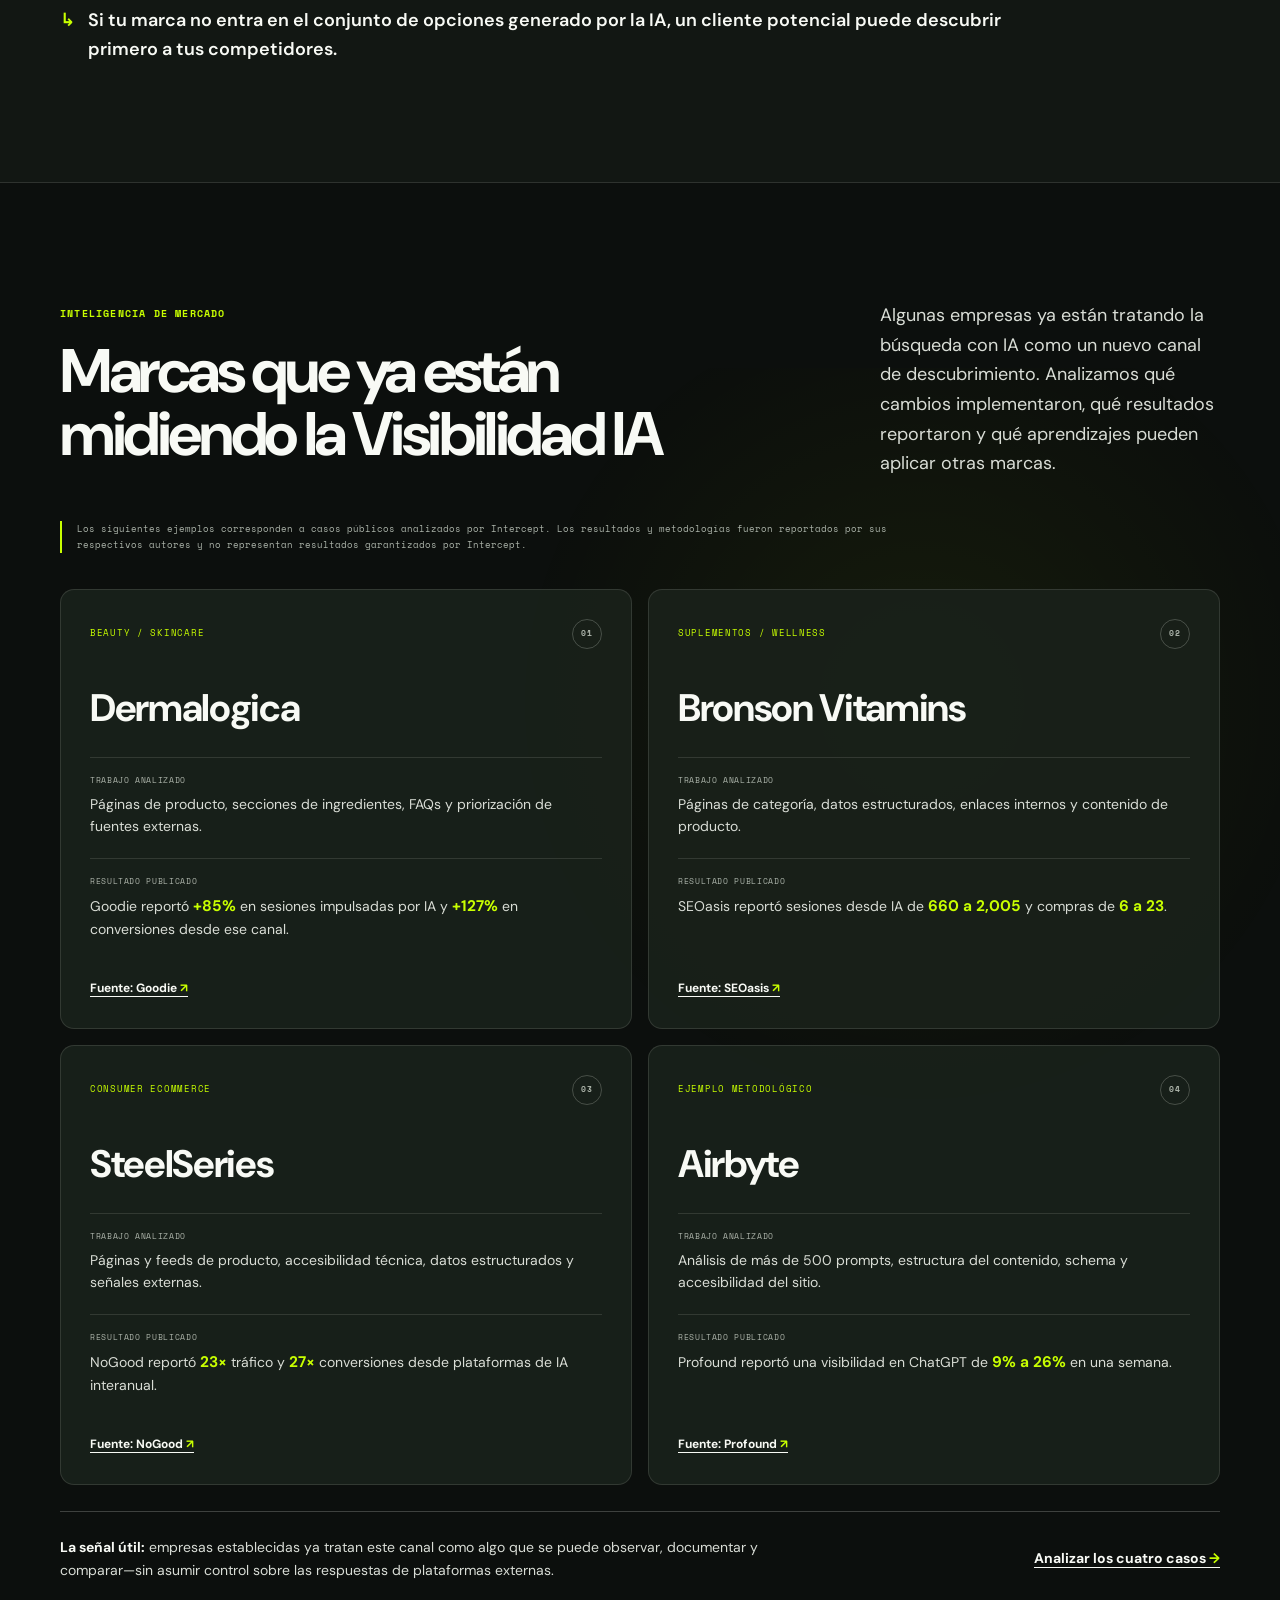
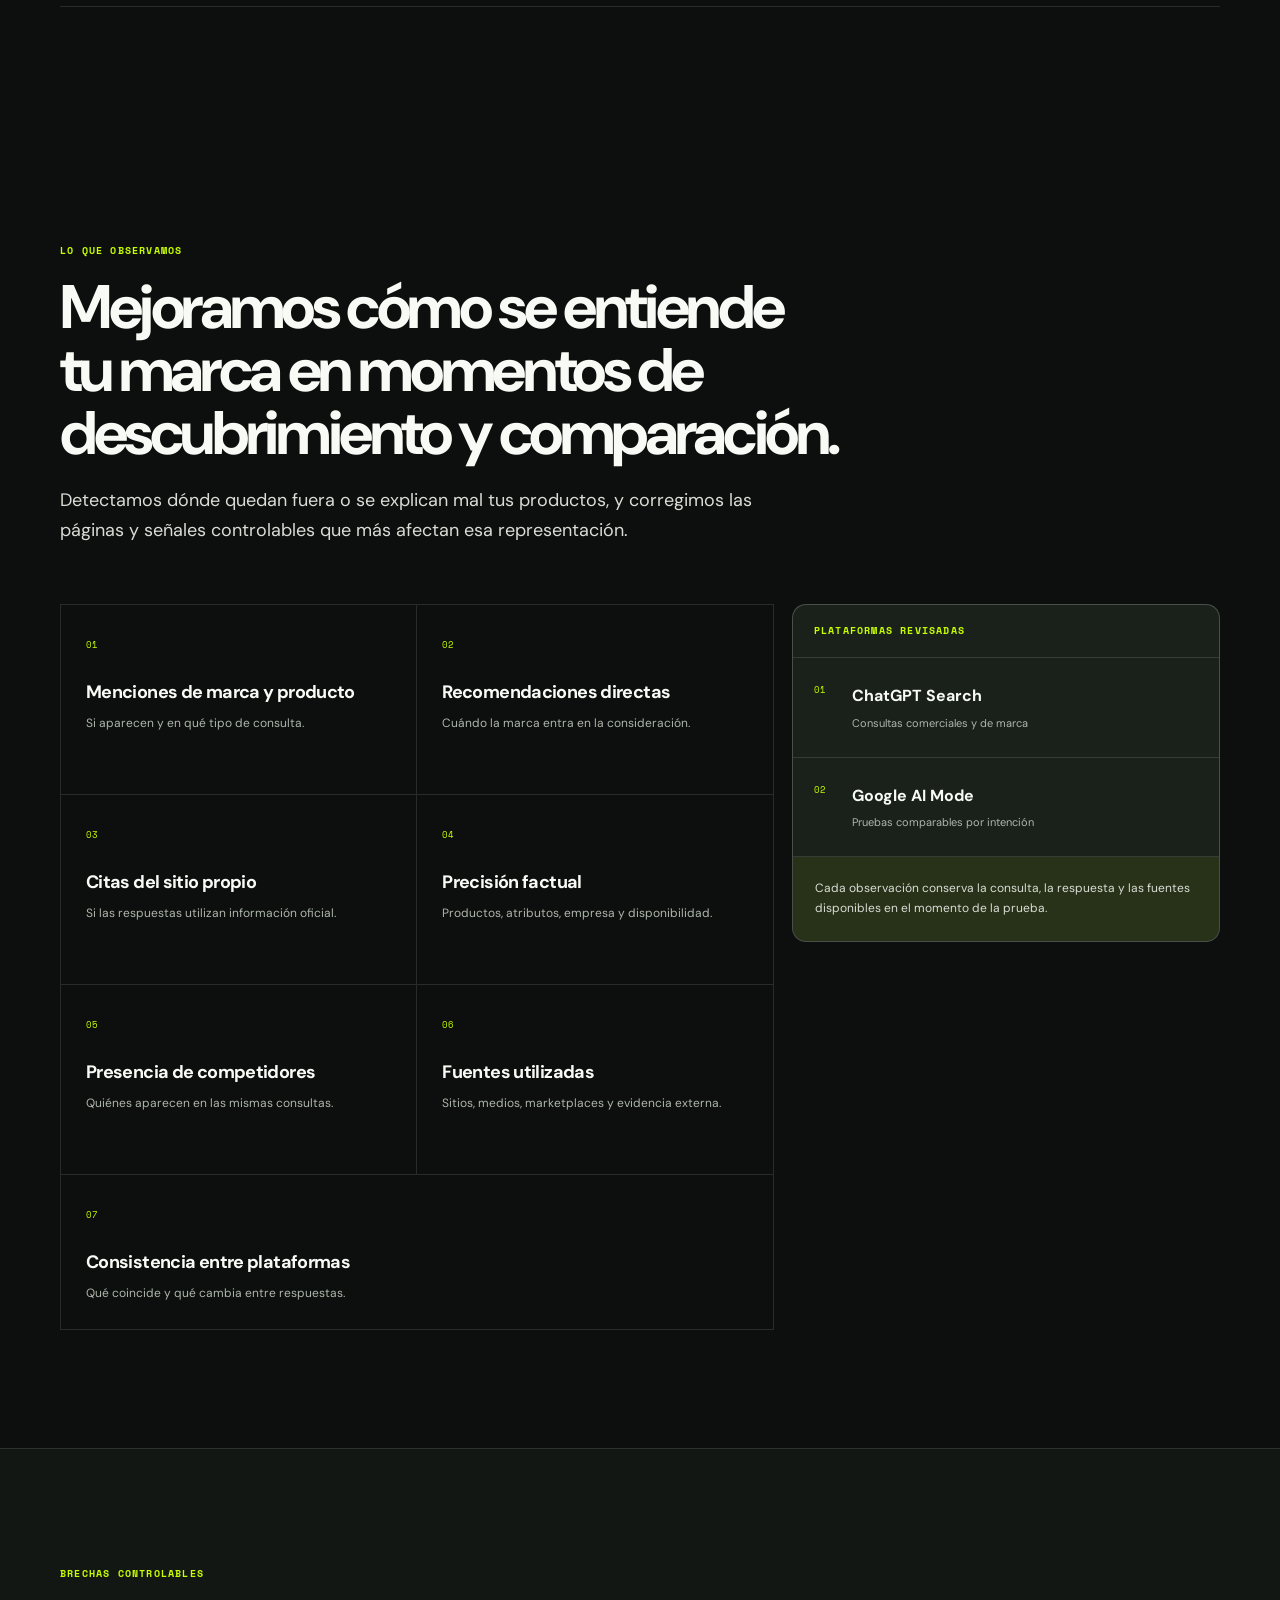
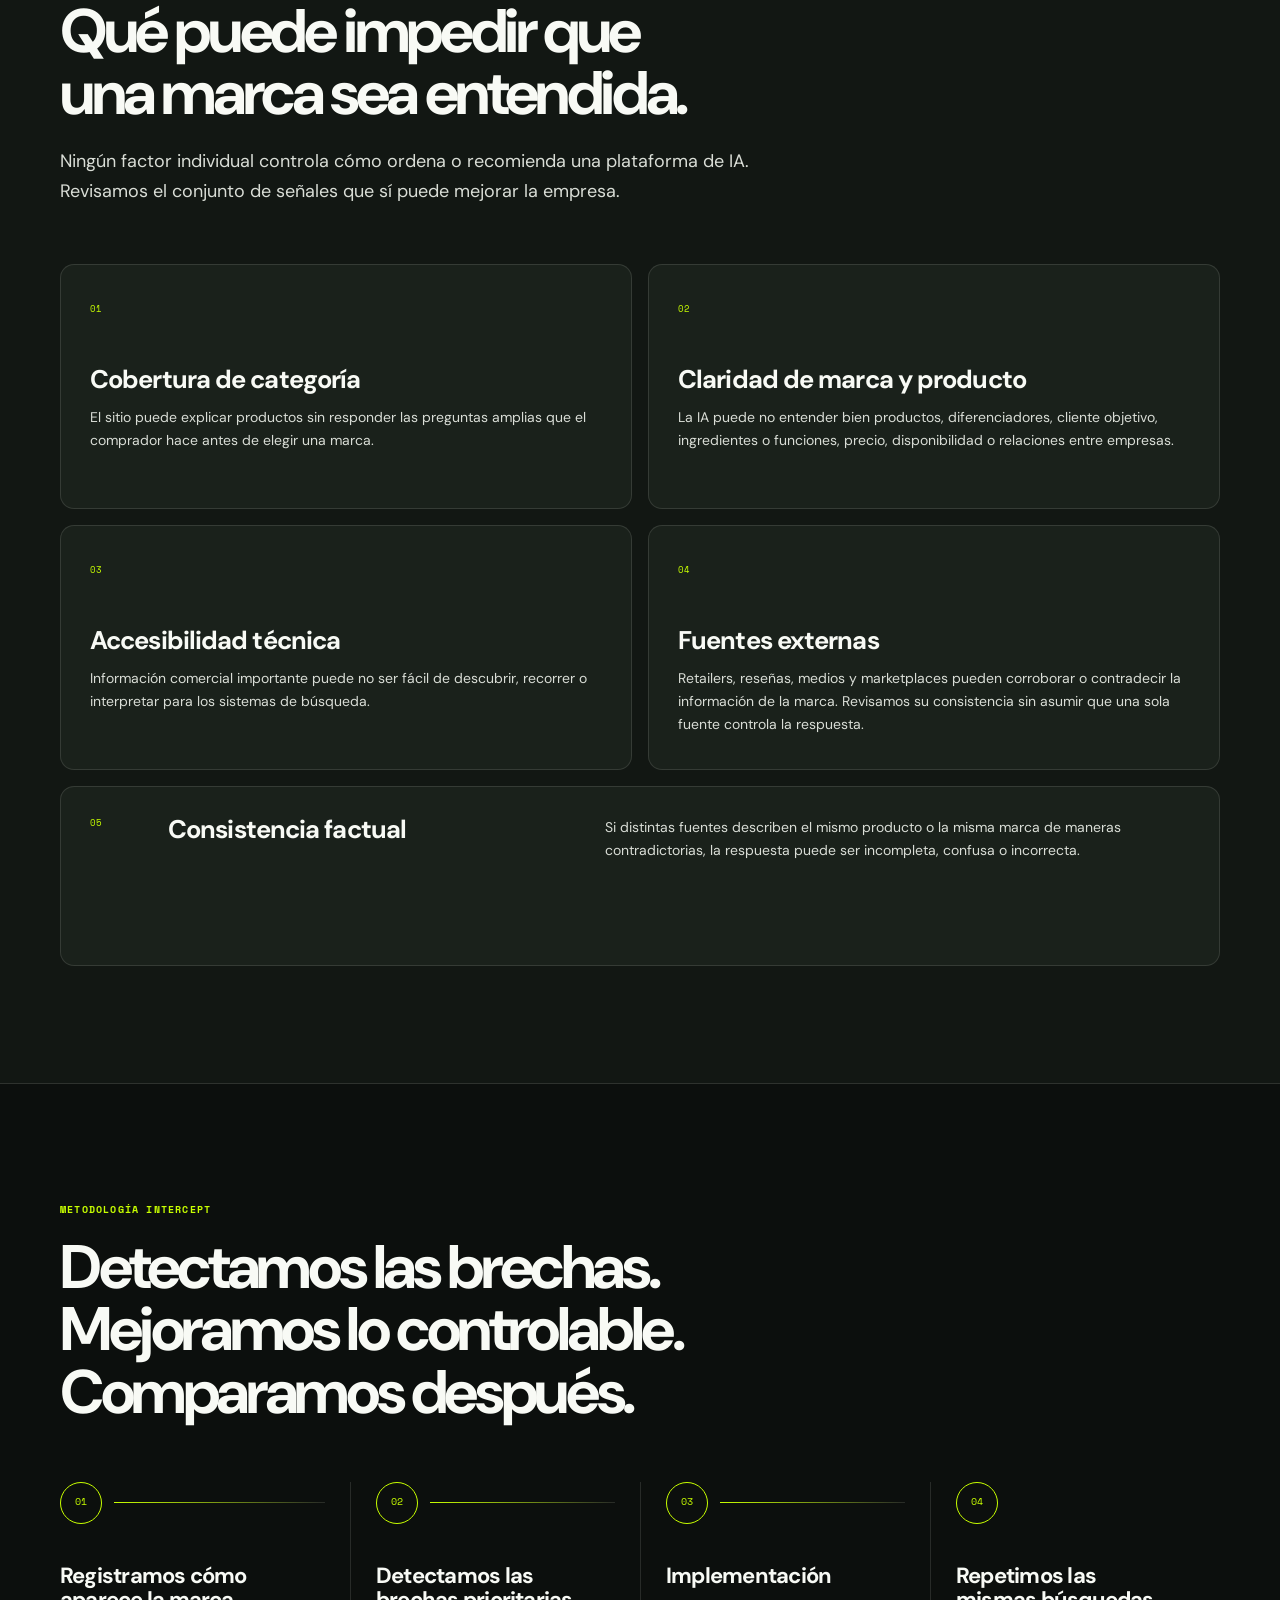
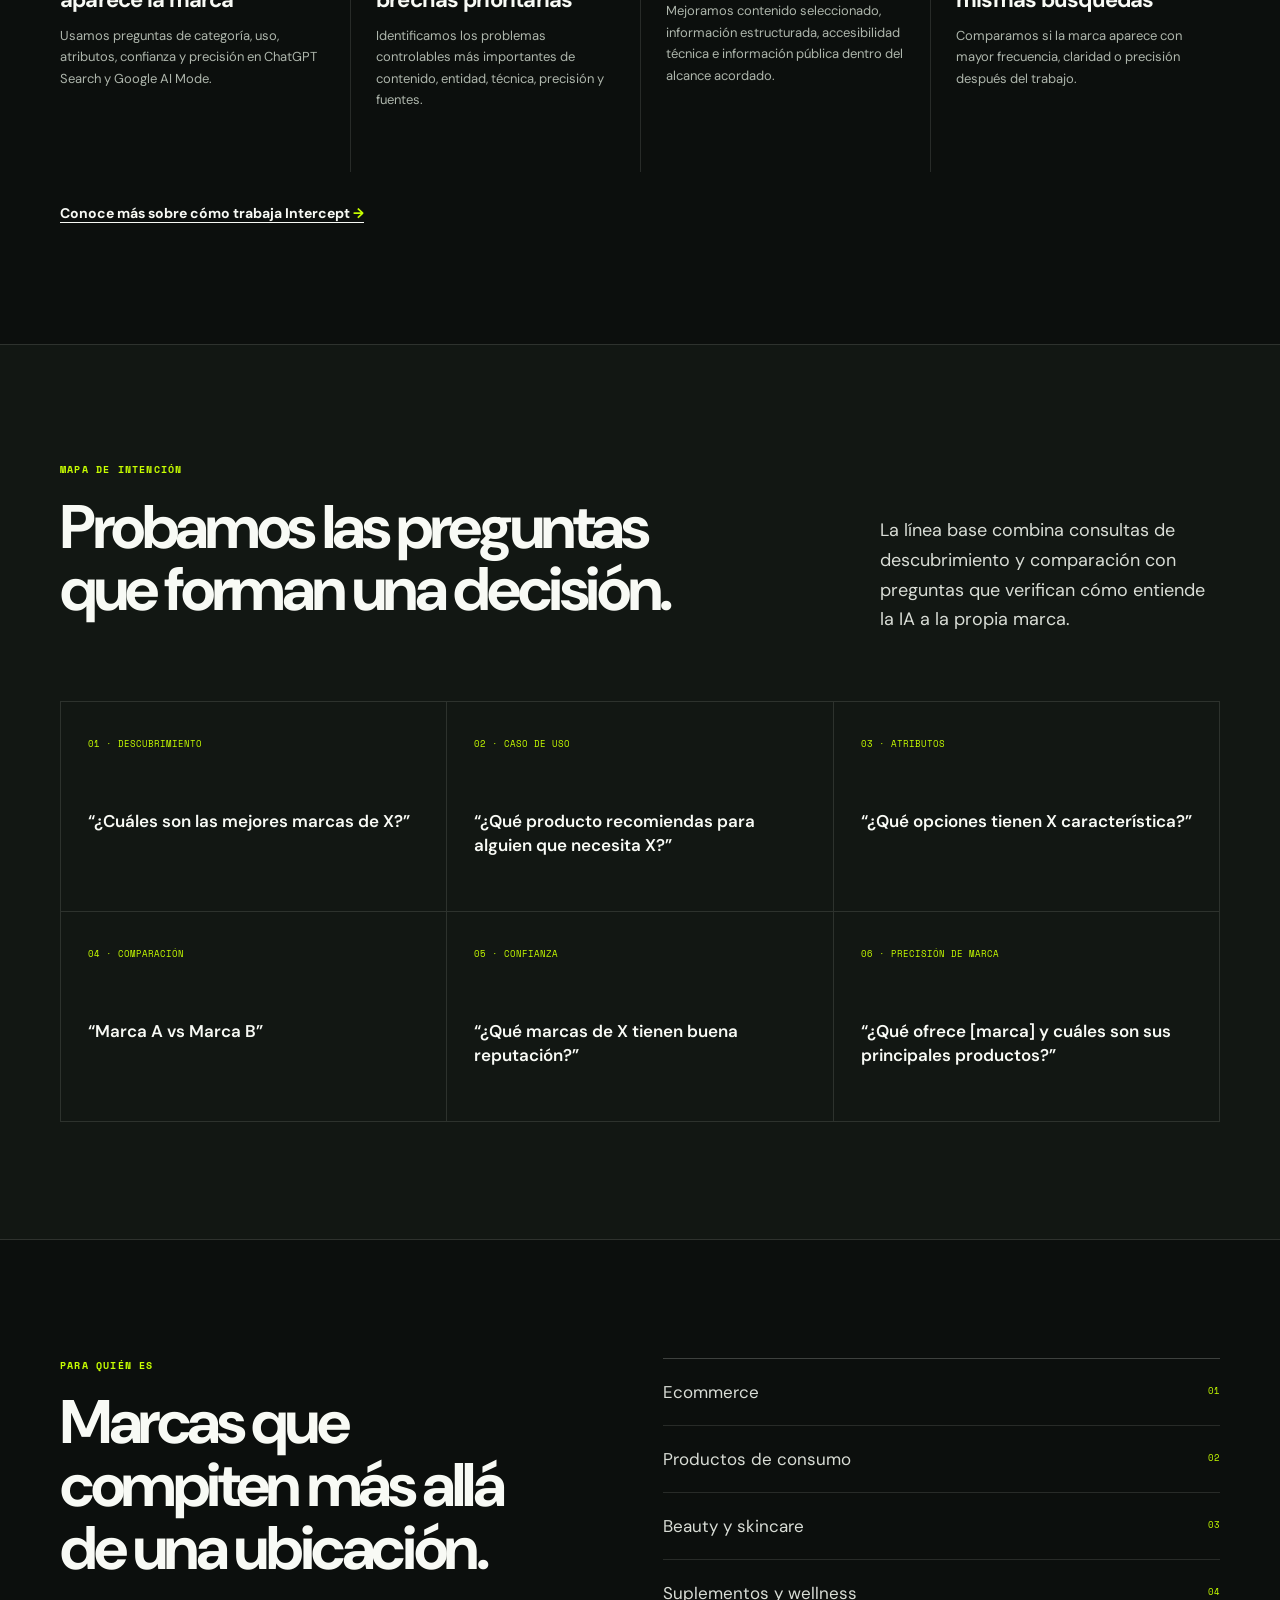
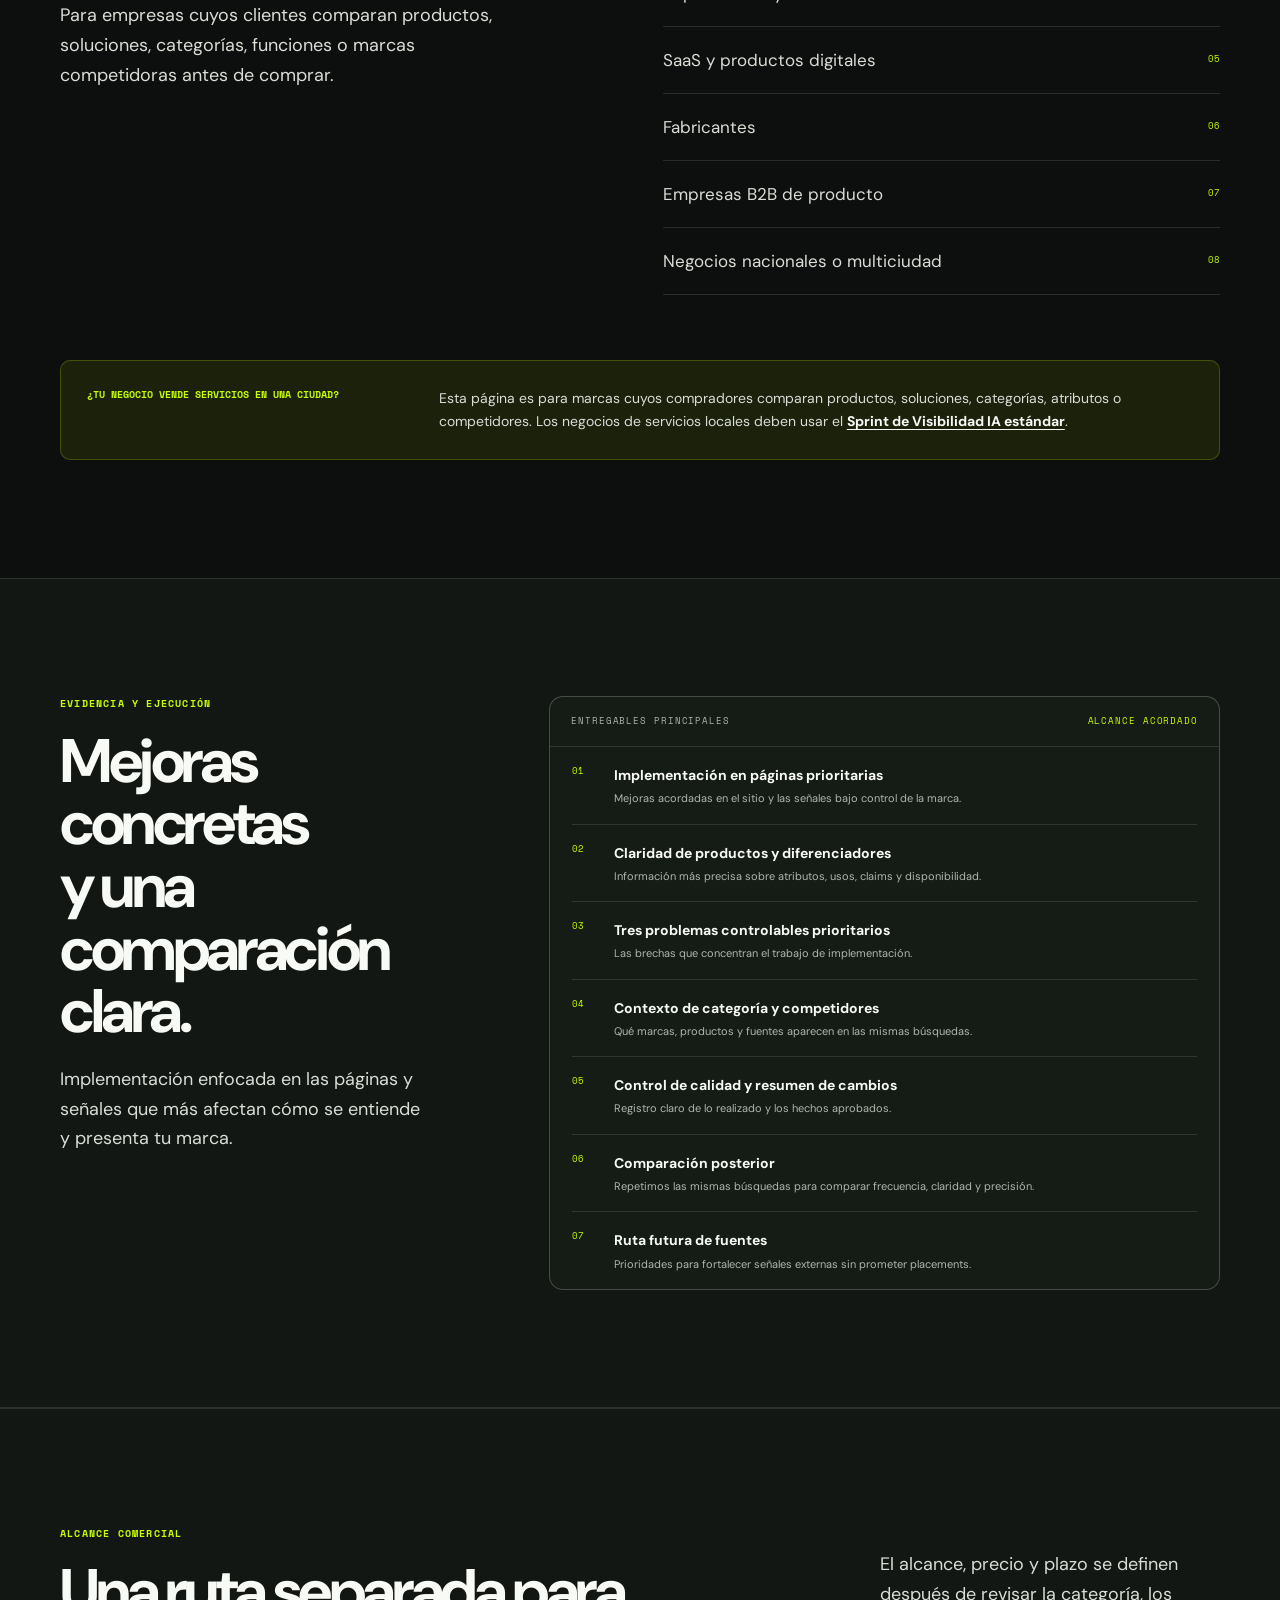
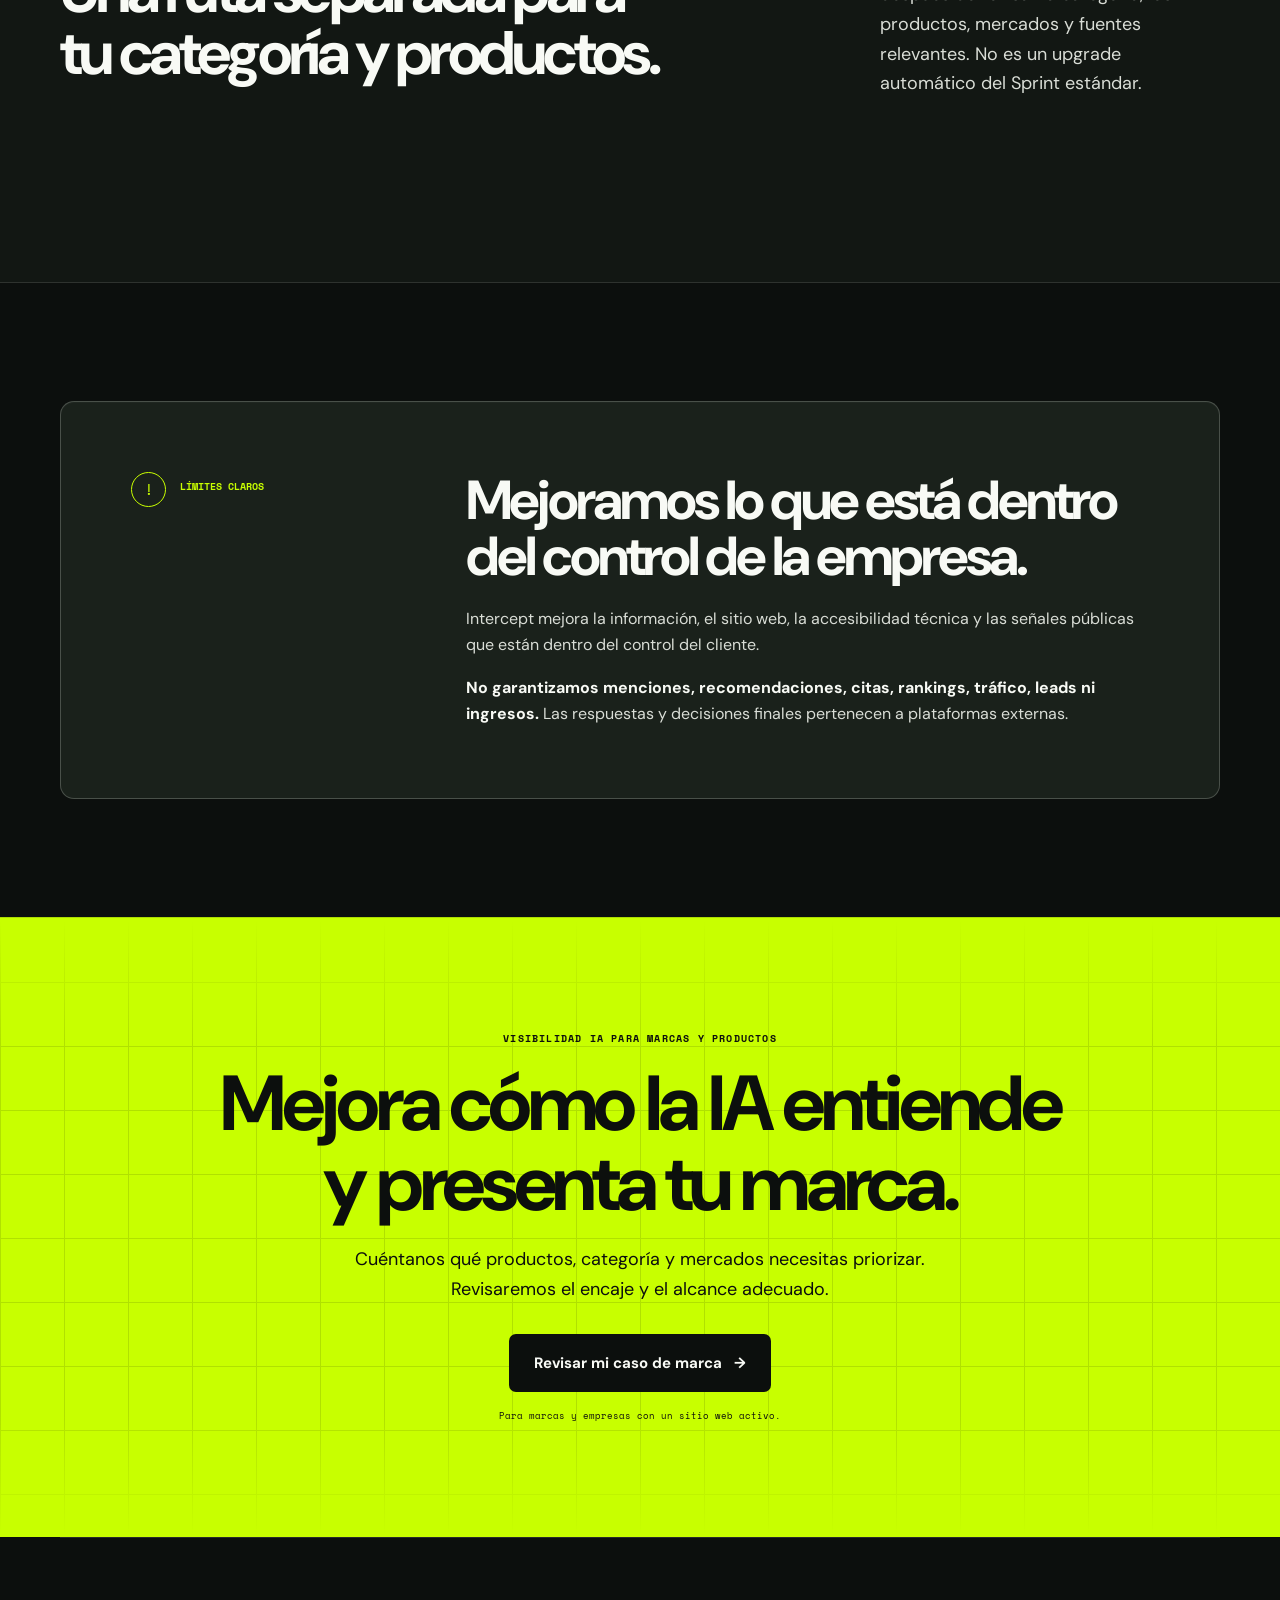
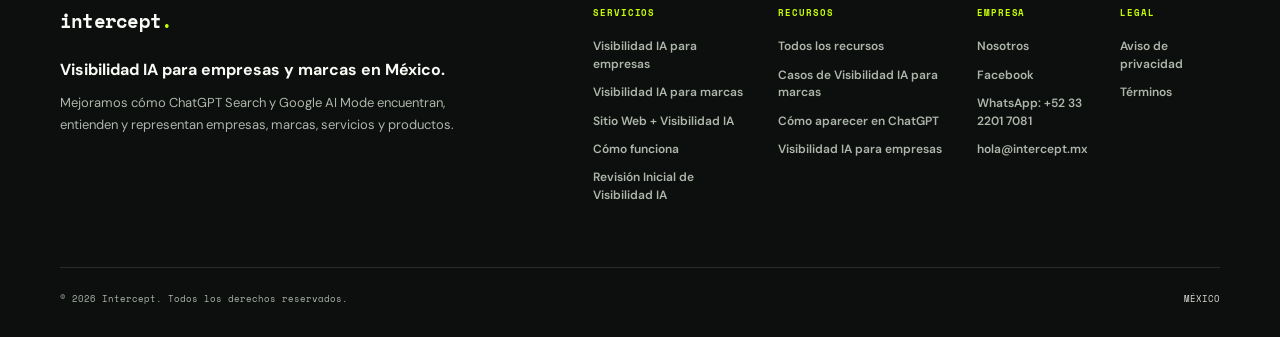
<file: visibilidad-ia-para-marcas/index.html>
<!doctype html>
<html lang="es-MX">
<head>
  <!-- Google Tag Manager -->
  <script>
    (function(w,d,s,l,i){w[l]=w[l]||[];w[l].push({'gtm.start':
    new Date().getTime(),event:'gtm.js'});var f=d.getElementsByTagName(s)[0],
    j=d.createElement(s),dl=l!='dataLayer'?'&l='+l:'';j.async=true;j.src=
    'https://www.googletagmanager.com/gtm.js?id='+i+dl;f.parentNode.insertBefore(j,f);
    })(window,document,'script','dataLayer','GTM-K83PTF3G');
  </script>
  <!-- End Google Tag Manager -->
  <meta charset="utf-8">
  <meta name="viewport" content="width=device-width, initial-scale=1">
  <meta name="theme-color" content="#0c0f0d">
  <meta name="description" content="Mejoramos cómo ChatGPT y Google AI entienden y presentan tu marca, productos, atributos y diferenciadores en momentos de descubrimiento y comparación.">
  <meta property="og:type" content="website">
  <meta property="og:locale" content="es_MX">
  <meta property="og:title" content="Visibilidad IA para marcas y productos | Intercept">
  <meta property="og:description" content="Mejoramos el sitio y las señales que ayudan a la IA a entender y presentar tus productos con mayor claridad y precisión.">
  <meta property="og:url" content="https://www.intercept.mx/visibilidad-ia-para-marcas/">
  <meta property="og:image" content="https://www.intercept.mx/assets/og-intercept.png">
  <meta name="twitter:card" content="summary_large_image">
  <link rel="canonical" href="https://www.intercept.mx/visibilidad-ia-para-marcas/">
  <link rel="preconnect" href="https://fonts.googleapis.com">
  <link rel="preconnect" href="https://fonts.gstatic.com" crossorigin>
  <link href="https://fonts.googleapis.com/css2?family=DM+Sans:opsz,wght@9..40,400;9..40,500;9..40,600;9..40,700&amp;family=Space+Mono:wght@400;700&amp;display=swap" rel="stylesheet">
  <link rel="stylesheet" href="styles.css">
  <link rel="stylesheet" href="../navigation.css">
  <link rel="stylesheet" href="../footer.css">
  <title>Visibilidad IA para marcas y productos | Intercept</title>
  <script type="application/ld+json">
  {
    "@context": "https://schema.org",
    "@graph": [
      {
        "@type": "WebPage",
        "@id": "https://www.intercept.mx/visibilidad-ia-para-marcas/#webpage",
        "url": "https://www.intercept.mx/visibilidad-ia-para-marcas/",
        "name": "Visibilidad IA para marcas y productos | Intercept",
        "description": "Mejoramos cómo ChatGPT y Google AI entienden y presentan marcas, productos, atributos y diferenciadores.",
        "inLanguage": "es-MX"
      },
      {
        "@type": "Service",
        "name": "Visibilidad IA para marcas",
        "serviceType": "Implementación de mejoras de visibilidad en búsqueda con IA para marcas y productos",
        "provider": { "@type": "Organization", "name": "Intercept", "url": "https://www.intercept.mx/" },
        "areaServed": { "@type": "Country", "name": "México" },
        "mainEntityOfPage": { "@id": "https://www.intercept.mx/visibilidad-ia-para-marcas/#webpage" }
      }
    ]
  }
  </script>
</head>

<body>
  <!-- Google Tag Manager (noscript) -->
  <noscript><iframe src="https://www.googletagmanager.com/ns.html?id=GTM-K83PTF3G" height="0" width="0" style="display:none;visibility:hidden"></iframe></noscript>
  <!-- End Google Tag Manager (noscript) -->
  <a class="skip-link" href="#contenido">Saltar al contenido</a>

  <header class="site-header" data-header data-site-header>
    <a class="brand" href="/" aria-label="Intercept, ir al inicio">intercept<span>.</span></a>
    <button class="nav-toggle" type="button" aria-expanded="false" aria-controls="primary-navigation" aria-label="Abrir menú" data-nav-toggle><span data-nav-label>Menú</span><span class="nav-toggle__icon" aria-hidden="true"></span></button>
    <div class="nav-panel" id="primary-navigation" data-nav-panel>
      <nav class="site-nav" aria-label="Navegación principal">
        <a href="/como-funciona/">Cómo funciona</a>
        <a href="/visibilidad-ia/">Visibilidad IA</a>
        <a href="/visibilidad-ia-para-marcas/">Para marcas</a>
        <a href="/sitio-web-visibilidad-ia/">Sitio web + IA</a>
        <a href="/recursos/">Recursos</a>
        <a href="/nosotros/">Nosotros</a>
      </nav>
      <a class="button button--accent button--small nav-cta js-open-form" href="#solicitud-marca" data-cta-location="header">Revisar mi caso de marca</a>
    </div>
  </header>

  <main id="contenido">
    <section class="hero section" id="inicio">
      <div class="hero__copy">
        <p class="eyebrow"><span></span> Consideración de marca en búsqueda con IA</p>
        <h1>Mejora cómo la IA entiende y presenta tus productos.</h1>
        <p class="hero__question">¿Tu marca aparece cuando tus clientes preguntan a la IA qué comprar?</p>
        <p class="hero__lead">Detectamos qué está dificultando que tu marca entre en consideración o que sus productos se entiendan correctamente. Después mejoramos el sitio y las señales que sí puedes controlar.</p>
        <div class="hero__actions">
          <a class="button button--accent button--large js-open-form" href="#solicitud-marca" data-cta-location="hero" data-hero-cta>Revisar mi caso de marca <span aria-hidden="true">→</span></a>
          <a class="button button--outline button--large" href="#proceso">Ver cómo funciona</a>
        </div>
        <p class="platform-line"><span>Categoría</span><span>Productos</span><span>Atributos y diferenciadores</span></p>
      </div>

      <aside class="ai-interface" data-ai-demo aria-label="Ejemplo ilustrativo de una consulta de producto en una plataforma de inteligencia artificial. No representa resultados reales.">
        <div class="ai-interface__bar">
          <div class="window-dots" aria-hidden="true"><i></i><i></i><i></i></div>
          <span>Consulta de categoría</span>
          <span class="live-status"><i></i> Comparando opciones</span>
        </div>
        <div class="ai-interface__body">
          <div class="query-row">
            <span class="query-icon" aria-hidden="true">⌕</span>
            <p data-ai-query>¿Cuáles son las mejores proteínas vegetales que puedo comprar en México?</p>
            <i class="typing-cursor" aria-hidden="true"></i>
          </div>
          <div class="thinking" data-ai-thinking><span></span><span></span><span></span><em>Comparando productos y fuentes públicas…</em></div>
          <div class="answer-card" data-ai-results>
            <div class="answer-card__heading"><p>Marcas consideradas</p><small>Ejemplo ilustrativo</small></div>
            <div class="brand-result"><span>01</span><div><strong>Marca A</strong><small>Perfil de producto claro · 3 fuentes</small></div><b>Considerada</b></div>
            <div class="brand-result"><span>02</span><div><strong>Marca B</strong><small>Atributos consistentes · 2 fuentes</small></div><b>Considerada</b></div>
            <div class="brand-result"><span>03</span><div><strong>Marca C</strong><small>Disponibilidad verificada · 4 fuentes</small></div><b>Considerada</b></div>
            <div class="brand-result is-missing"><span>—</span><div><strong>Tu marca</strong><small>No apareció en esta respuesta</small></div><b>Ausente</b></div>
          </div>
        </div>
        <div class="ai-interface__footer"><span>Producto</span><span>Categoría</span><span class="scan-line">Información clara y precisa</span></div>
      </aside>
    </section>

    <section class="section section--border reveal" id="problema">
      <div class="section-heading section-heading--split">
        <div><p class="kicker">La nueva consideración</p><h2>Tus clientes ya no buscan solo tu nombre.</h2></div>
        <p>Preguntan por categorías, casos de uso, atributos y alternativas. La IA construye una lista de opciones antes de que el comprador visite un sitio.</p>
      </div>
      <div class="prompt-board">
        <div class="prompt-board__label"><span>Consultas de decisión</span><span>Producto · Categoría · Competencia</span></div>
        <div class="prompt-grid">
          <blockquote>“¿Cuál es la mejor proteína vegetal?”</blockquote>
          <blockquote>“Recomiéndame un software de facturación para una pyme.”</blockquote>
          <blockquote>“¿Qué marcas de skincare tienen productos para piel sensible?”</blockquote>
          <blockquote>“¿Qué alternativa hay a <mark>[competidor]</mark>?”</blockquote>
        </div>
      </div>
      <p class="impact-statement"><span aria-hidden="true">↳</span> Si tu marca no entra en el conjunto de opciones generado por la IA, un cliente potencial puede descubrir primero a tus competidores.</p>
    </section>

    <section class="section proof-section reveal" id="casos" aria-labelledby="casos-title">
      <div class="section-heading section-heading--split">
        <div><p class="kicker">Inteligencia de mercado</p><h2 id="casos-title">Marcas que ya están midiendo la Visibilidad IA</h2></div>
        <p>Algunas empresas ya están tratando la búsqueda con IA como un nuevo canal de descubrimiento. Analizamos qué cambios implementaron, qué resultados reportaron y qué aprendizajes pueden aplicar otras marcas.</p>
      </div>
      <p class="proof-attribution">Los siguientes ejemplos corresponden a casos públicos analizados por Intercept. Los resultados y metodologías fueron reportados por sus respectivos autores y no representan resultados garantizados por Intercept.</p>
      <div class="case-grid">
        <article class="case-card">
          <div class="case-card__top"><span>Beauty / skincare</span><b>01</b></div>
          <h3>Dermalogica</h3>
          <dl>
            <div><dt>Trabajo analizado</dt><dd>Páginas de producto, secciones de ingredientes, FAQs y priorización de fuentes externas.</dd></div>
            <div><dt>Resultado publicado</dt><dd>Goodie reportó <strong>+85%</strong> en sesiones impulsadas por IA y <strong>+127%</strong> en conversiones desde ese canal.</dd></div>
          </dl>
          <a href="https://higoodie.com/case-studies/dermalogica/" target="_blank" rel="noopener noreferrer">Fuente: Goodie <span aria-hidden="true">↗</span></a>
        </article>

        <article class="case-card">
          <div class="case-card__top"><span>Suplementos / wellness</span><b>02</b></div>
          <h3>Bronson Vitamins</h3>
          <dl>
            <div><dt>Trabajo analizado</dt><dd>Páginas de categoría, datos estructurados, enlaces internos y contenido de producto.</dd></div>
            <div><dt>Resultado publicado</dt><dd>SEOasis reportó sesiones desde IA de <strong>660 a 2,005</strong> y compras de <strong>6 a 23</strong>.</dd></div>
          </dl>
          <a href="https://www.seoasis.io/case-studies/bronson-vitamins" target="_blank" rel="noopener noreferrer">Fuente: SEOasis <span aria-hidden="true">↗</span></a>
        </article>

        <article class="case-card">
          <div class="case-card__top"><span>Consumer ecommerce</span><b>03</b></div>
          <h3>SteelSeries</h3>
          <dl>
            <div><dt>Trabajo analizado</dt><dd>Páginas y feeds de producto, accesibilidad técnica, datos estructurados y señales externas.</dd></div>
            <div><dt>Resultado publicado</dt><dd>NoGood reportó <strong>23×</strong> tráfico y <strong>27×</strong> conversiones desde plataformas de IA interanual.</dd></div>
          </dl>
          <a href="https://nogood.io/case-study/steelseries-aeo/" target="_blank" rel="noopener noreferrer">Fuente: NoGood <span aria-hidden="true">↗</span></a>
        </article>

        <article class="case-card">
          <div class="case-card__top"><span>Ejemplo metodológico</span><b>04</b></div>
          <h3>Airbyte</h3>
          <dl>
            <div><dt>Trabajo analizado</dt><dd>Análisis de más de 500 prompts, estructura del contenido, schema y accesibilidad del sitio.</dd></div>
            <div><dt>Resultado publicado</dt><dd>Profound reportó una visibilidad en ChatGPT de <strong>9% a 26%</strong> en una semana.</dd></div>
          </dl>
          <a href="https://www.tryprofound.com/customers/airbyte" target="_blank" rel="noopener noreferrer">Fuente: Profound <span aria-hidden="true">↗</span></a>
        </article>
      </div>
      <div class="proof-footer">
        <p><strong>La señal útil:</strong> empresas establecidas ya tratan este canal como algo que se puede observar, documentar y comparar—sin asumir control sobre las respuestas de plataformas externas.</p>
        <a class="text-link" href="/recursos/casos-visibilidad-ia-marcas/">Analizar los cuatro casos <span aria-hidden="true">→</span></a>
      </div>
    </section>

    <section class="section reveal" id="medicion">
      <div class="section-heading">
        <p class="kicker">Lo que observamos</p>
        <h2>Mejoramos cómo se entiende tu marca en momentos de descubrimiento y comparación.</h2>
        <p>Detectamos dónde quedan fuera o se explican mal tus productos, y corregimos las páginas y señales controlables que más afectan esa representación.</p>
      </div>
      <div class="measurement-shell">
        <div class="metric-list">
          <article><span>01</span><h3>Menciones de marca y producto</h3><p>Si aparecen y en qué tipo de consulta.</p></article>
          <article><span>02</span><h3>Recomendaciones directas</h3><p>Cuándo la marca entra en la consideración.</p></article>
          <article><span>03</span><h3>Citas del sitio propio</h3><p>Si las respuestas utilizan información oficial.</p></article>
          <article><span>04</span><h3>Precisión factual</h3><p>Productos, atributos, empresa y disponibilidad.</p></article>
          <article><span>05</span><h3>Presencia de competidores</h3><p>Quiénes aparecen en las mismas consultas.</p></article>
          <article><span>06</span><h3>Fuentes utilizadas</h3><p>Sitios, medios, marketplaces y evidencia externa.</p></article>
          <article><span>07</span><h3>Consistencia entre plataformas</h3><p>Qué coincide y qué cambia entre respuestas.</p></article>
        </div>
        <aside class="platform-panel">
          <p class="interface-label">Plataformas revisadas</p>
          <div><span>01</span><strong>ChatGPT Search</strong><small>Consultas comerciales y de marca</small></div>
          <div><span>02</span><strong>Google AI Mode</strong><small>Pruebas comparables por intención</small></div>
          <p class="platform-panel__note">Cada observación conserva la consulta, la respuesta y las fuentes disponibles en el momento de la prueba.</p>
        </aside>
      </div>
    </section>

    <section class="section section--border reveal" id="brechas">
      <div class="section-heading">
        <p class="kicker">Brechas controlables</p>
        <h2>Qué puede impedir que una marca sea entendida.</h2>
        <p>Ningún factor individual controla cómo ordena o recomienda una plataforma de IA. Revisamos el conjunto de señales que sí puede mejorar la empresa.</p>
      </div>
      <div class="factor-grid">
        <article class="factor-card"><span>01</span><h3>Cobertura de categoría</h3><p>El sitio puede explicar productos sin responder las preguntas amplias que el comprador hace antes de elegir una marca.</p></article>
        <article class="factor-card"><span>02</span><h3>Claridad de marca y producto</h3><p>La IA puede no entender bien productos, diferenciadores, cliente objetivo, ingredientes o funciones, precio, disponibilidad o relaciones entre empresas.</p></article>
        <article class="factor-card"><span>03</span><h3>Accesibilidad técnica</h3><p>Información comercial importante puede no ser fácil de descubrir, recorrer o interpretar para los sistemas de búsqueda.</p></article>
        <article class="factor-card"><span>04</span><h3>Fuentes externas</h3><p>Retailers, reseñas, medios y marketplaces pueden corroborar o contradecir la información de la marca. Revisamos su consistencia sin asumir que una sola fuente controla la respuesta.</p></article>
        <article class="factor-card factor-card--wide"><span>05</span><h3>Consistencia factual</h3><p>Si distintas fuentes describen el mismo producto o la misma marca de maneras contradictorias, la respuesta puede ser incompleta, confusa o incorrecta.</p></article>
      </div>
    </section>

    <section class="section reveal" id="proceso">
      <div class="section-heading">
        <p class="kicker">Metodología Intercept</p>
        <h2>Detectamos las brechas. Mejoramos lo controlable. Comparamos después.</h2>
      </div>
      <ol class="process-grid">
        <li class="process-card"><div><span>01</span><i></i></div><h3>Registramos cómo aparece la marca</h3><p>Usamos preguntas de categoría, uso, atributos, confianza y precisión en ChatGPT Search y Google AI Mode.</p></li>
        <li class="process-card"><div><span>02</span><i></i></div><h3>Detectamos las brechas prioritarias</h3><p>Identificamos los problemas controlables más importantes de contenido, entidad, técnica, precisión y fuentes.</p></li>
        <li class="process-card"><div><span>03</span><i></i></div><h3>Implementación</h3><p>Mejoramos contenido seleccionado, información estructurada, accesibilidad técnica e información pública dentro del alcance acordado.</p></li>
        <li class="process-card"><div><span>04</span></div><h3>Repetimos las mismas búsquedas</h3><p>Comparamos si la marca aparece con mayor frecuencia, claridad o precisión después del trabajo.</p></li>
      </ol>
      <a class="text-link" href="/como-funciona/">Conoce más sobre cómo trabaja Intercept <span aria-hidden="true">→</span></a>
    </section>

    <section class="section section--border reveal" id="consultas">
      <div class="section-heading section-heading--split">
        <div><p class="kicker">Mapa de intención</p><h2>Probamos las preguntas que forman una decisión.</h2></div>
        <p>La línea base combina consultas de descubrimiento y comparación con preguntas que verifican cómo entiende la IA a la propia marca.</p>
      </div>
      <div class="intent-grid">
        <article><span>01 · Descubrimiento</span><p>“¿Cuáles son las mejores marcas de X?”</p></article>
        <article><span>02 · Caso de uso</span><p>“¿Qué producto recomiendas para alguien que necesita X?”</p></article>
        <article><span>03 · Atributos</span><p>“¿Qué opciones tienen X característica?”</p></article>
        <article><span>04 · Comparación</span><p>“Marca A vs Marca B”</p></article>
        <article><span>05 · Confianza</span><p>“¿Qué marcas de X tienen buena reputación?”</p></article>
        <article><span>06 · Precisión de marca</span><p>“¿Qué ofrece [marca] y cuáles son sus principales productos?”</p></article>
      </div>
    </section>

    <section class="section reveal" id="para-quien">
      <div class="fit-layout">
        <div class="section-heading">
          <p class="kicker">Para quién es</p>
          <h2>Marcas que compiten más allá de una ubicación.</h2>
          <p>Para empresas cuyos clientes comparan productos, soluciones, categorías, funciones o marcas competidoras antes de comprar.</p>
        </div>
        <div class="industry-list" aria-label="Tipos de empresa adecuados">
          <span>Ecommerce <i>01</i></span>
          <span>Productos de consumo <i>02</i></span>
          <span>Beauty y skincare <i>03</i></span>
          <span>Suplementos y wellness <i>04</i></span>
          <span>SaaS y productos digitales <i>05</i></span>
          <span>Fabricantes <i>06</i></span>
          <span>Empresas B2B de producto <i>07</i></span>
          <span>Negocios nacionales o multiciudad <i>08</i></span>
        </div>
      </div>
      <aside class="route-note">
        <span>¿Tu negocio vende servicios en una ciudad?</span>
        <p>Esta página es para marcas cuyos compradores comparan productos, soluciones, categorías, atributos o competidores. Los negocios de servicios locales deben usar el <a href="/visibilidad-ia/">Sprint de Visibilidad IA estándar</a>.</p>
      </aside>
    </section>

    <section class="section section--border reveal" id="entregables">
      <div class="deliverables-layout">
        <div class="section-heading">
          <p class="kicker">Evidencia y ejecución</p>
          <h2>Mejoras concretas y una comparación clara.</h2>
          <p>Implementación enfocada en las páginas y señales que más afectan cómo se entiende y presenta tu marca.</p>
        </div>
        <div class="deliverables">
          <div class="deliverables__top"><p>Entregables principales</p><span>Alcance acordado</span></div>
          <ul>
            <li><span>01</span><div><strong>Implementación en páginas prioritarias</strong><small>Mejoras acordadas en el sitio y las señales bajo control de la marca.</small></div></li>
            <li><span>02</span><div><strong>Claridad de productos y diferenciadores</strong><small>Información más precisa sobre atributos, usos, claims y disponibilidad.</small></div></li>
            <li><span>03</span><div><strong>Tres problemas controlables prioritarios</strong><small>Las brechas que concentran el trabajo de implementación.</small></div></li>
            <li><span>04</span><div><strong>Contexto de categoría y competidores</strong><small>Qué marcas, productos y fuentes aparecen en las mismas búsquedas.</small></div></li>
            <li><span>05</span><div><strong>Control de calidad y resumen de cambios</strong><small>Registro claro de lo realizado y los hechos aprobados.</small></div></li>
            <li><span>06</span><div><strong>Comparación posterior</strong><small>Repetimos las mismas búsquedas para comparar frecuencia, claridad y precisión.</small></div></li>
            <li><span>07</span><div><strong>Ruta futura de fuentes</strong><small>Prioridades para fortalecer señales externas sin prometer placements.</small></div></li>
          </ul>
        </div>
      </div>
    </section>

    <section class="section section--border reveal" aria-labelledby="alcance-comercial-title">
      <div class="section-heading section-heading--split">
        <div><p class="kicker">Alcance comercial</p><h2 id="alcance-comercial-title">Una ruta separada para tu categoría y productos.</h2></div>
        <p>El alcance, precio y plazo se definen después de revisar la categoría, los productos, mercados y fuentes relevantes. No es un upgrade automático del Sprint estándar.</p>
      </div>
    </section>

    <section class="section reveal" id="limites">
      <div class="disclaimer">
        <div class="disclaimer__label"><span aria-hidden="true">!</span><p>Límites claros</p></div>
        <div>
          <h2>Mejoramos lo que está dentro del control de la empresa.</h2>
          <p>Intercept mejora la información, el sitio web, la accesibilidad técnica y las señales públicas que están dentro del control del cliente.</p>
          <p><strong>No garantizamos menciones, recomendaciones, citas, rankings, tráfico, leads ni ingresos.</strong> Las respuestas y decisiones finales pertenecen a plataformas externas.</p>
        </div>
      </div>
    </section>

    <section class="final-cta reveal" id="contacto" data-final-cta>
      <div class="final-cta__grid" aria-hidden="true"></div>
      <div class="final-cta__content">
        <p class="kicker">Visibilidad IA para marcas y productos</p>
        <h2>Mejora cómo la IA entiende y presenta tu marca.</h2>
        <p>Cuéntanos qué productos, categoría y mercados necesitas priorizar. Revisaremos el encaje y el alcance adecuado.</p>
        <a class="button button--dark button--large js-open-form" href="#solicitud-marca" data-cta-location="final">Revisar mi caso de marca <span aria-hidden="true">→</span></a>
        <small>Para marcas y empresas con un sitio web activo.</small>
      </div>
    </section>
  </main>

  <footer class="global-footer">
    <div class="global-footer__main">
      <div class="global-footer__identity"><a class="brand" href="/" aria-label="Intercept, ir al inicio">intercept<span>.</span></a><strong>Visibilidad IA para empresas y marcas en México.</strong><p>Mejoramos cómo ChatGPT Search y Google AI Mode encuentran, entienden y representan empresas, marcas, servicios y productos.</p></div>
      <div class="global-footer__nav">
        <nav class="global-footer__group" aria-label="Servicios"><p>Servicios</p><a href="/visibilidad-ia/">Visibilidad IA para empresas</a><a href="/visibilidad-ia-para-marcas/">Visibilidad IA para marcas</a><a href="/sitio-web-visibilidad-ia/">Sitio Web + Visibilidad IA</a><a href="/como-funciona/">Cómo funciona</a><a href="/diagnostico-express/">Revisión Inicial de Visibilidad IA</a></nav>
        <nav class="global-footer__group" aria-label="Recursos"><p>Recursos</p><a href="/recursos/">Todos los recursos</a><a href="/recursos/casos-visibilidad-ia-marcas/">Casos de Visibilidad IA para marcas</a><a href="/recursos/como-aparecer-en-chatgpt/">Cómo aparecer en ChatGPT</a><a href="/recursos/visibilidad-ia-para-empresas/">Visibilidad IA para empresas</a></nav>
        <nav class="global-footer__group" aria-label="Empresa"><p>Empresa</p><a href="/nosotros/">Nosotros</a><a href="https://www.facebook.com/intercept.mx" target="_blank" rel="noopener noreferrer">Facebook</a><a href="https://wa.me/523322017081" target="_blank" rel="noopener noreferrer">WhatsApp: +52 33 2201 7081</a><a href="mailto:hola@intercept.mx">hola@intercept.mx</a></nav>
        <nav class="global-footer__group" aria-label="Legal"><p>Legal</p><a href="/aviso-de-privacidad/">Aviso de privacidad</a><a href="/terminos/">Términos</a></nav>
      </div>
    </div>
    <div class="global-footer__bottom"><p>© <span data-year>2026</span> Intercept. Todos los derechos reservados.</p><p class="global-footer__location">México</p></div>
  </footer>

  <div class="sticky-cta" data-sticky-cta hidden>
    <a class="button button--accent js-open-form" href="#solicitud-marca" data-cta-location="sticky">Revisar mi caso de marca <span aria-hidden="true">→</span></a>
  </div>

  <dialog class="qualification-dialog" id="solicitud-marca" data-dialog aria-labelledby="form-title">
    <div class="dialog-shell">
      <div class="dialog-header">
        <div><span class="kicker">Visibilidad IA para marcas</span><h2 id="form-title">Solicita una revisión para tu marca</h2></div>
        <button class="dialog-close" type="button" data-close-dialog aria-label="Cerrar formulario">×</button>
      </div>
      <div class="dialog-content" data-form-content>
        <p>Compártenos la información esencial de tu marca. Revisaremos el encaje y el alcance adecuado para tu categoría, productos y mercados.</p>
        <form class="qualification-form" action="https://formspree.io/f/xkjwrnwg" method="post" novalidate data-form>
          <div class="form-grid">
            <div class="form-field"><label for="name">Tu nombre</label><input id="name" name="name" type="text" autocomplete="name" required aria-describedby="name-error"><span class="field-error" id="name-error"></span></div>
            <div class="form-field"><label for="company">Marca o empresa</label><input id="company" name="company" type="text" autocomplete="organization" required aria-describedby="company-error"><span class="field-error" id="company-error"></span></div>
            <div class="form-field form-field--wide"><label for="website">Sitio web</label><input id="website" name="website" type="url" inputmode="url" autocomplete="url" placeholder="https://tumarca.com" required aria-describedby="website-error"><span class="field-error" id="website-error"></span></div>
            <div class="form-field"><label for="category">Categoría o producto principal</label><input id="category" name="category" type="text" placeholder="Ej. skincare, software contable" required aria-describedby="category-error"><span class="field-error" id="category-error"></span></div>
            <div class="form-field"><label for="whatsapp">WhatsApp</label><input id="whatsapp" name="whatsapp" type="tel" inputmode="tel" autocomplete="tel" placeholder="+52 ..." required aria-describedby="whatsapp-error"><span class="field-error" id="whatsapp-error"></span></div>
          </div>
          <fieldset class="form-field"><legend>¿Puedes autorizar cambios en el sitio o la información pública de la marca?</legend><label class="choice"><input name="buying_authority" type="radio" value="yes" required> <span>Sí, directamente.</span></label><label class="choice"><input name="buying_authority" type="radio" value="with_team"> <span>Sí, con mi equipo.</span></label><label class="choice"><input name="buying_authority" type="radio" value="no"> <span>No.</span></label><span class="field-error" id="buying_authority-error"></span></fieldset>
          <div class="acknowledgments">
            <label class="choice"><input name="implementation_intent" type="checkbox" value="true" required> <span>Si encontramos una oportunidad relevante, tengo interés en implementar mejoras.</span></label><span class="field-error" id="implementation_intent-error"></span>
            <label class="choice"><input name="terms_acknowledgment" type="checkbox" value="true" required> <span>Entiendo que Intercept no garantiza menciones, recomendaciones, citas, rankings, tráfico, leads ni ingresos.</span></label><span class="field-error" id="terms_acknowledgment-error"></span>
          </div>
          <input type="hidden" name="offer" value="visibilidad_ia_para_marcas"><input type="hidden" name="utm_source"><input type="hidden" name="utm_medium"><input type="hidden" name="utm_campaign"><input type="hidden" name="utm_content"><input type="hidden" name="utm_term">
          <input class="honeypot" name="company_fax" type="text" tabindex="-1" autocomplete="off" aria-hidden="true">
          <div class="form-status" role="status" aria-live="polite" data-form-status></div>
          <button class="button button--accent button--large form-submit" type="submit">Revisar mi caso de marca</button>
          <p class="form-microcopy">Usaremos tus datos únicamente para revisar y responder esta solicitud. El seguimiento se realiza por WhatsApp. Consulta el <a href="/aviso-de-privacidad/">Aviso de privacidad</a>.</p>
        </form>
      </div>
      <div class="confirmation" data-confirmation hidden tabindex="-1">
        <span class="confirmation__mark" aria-hidden="true">✓</span>
        <h2>Recibimos tu solicitud</h2>
        <p>Revisaremos tu marca, categoría y sitio web. Te contactaremos por WhatsApp para compartir el siguiente paso.</p>
        <button class="button button--outline" type="button" data-close-dialog>Cerrar</button>
      </div>
    </div>
  </dialog>

  <script src="../navigation.js" defer></script>
  <script src="script.js" defer></script>
</body>
</html>
</file>
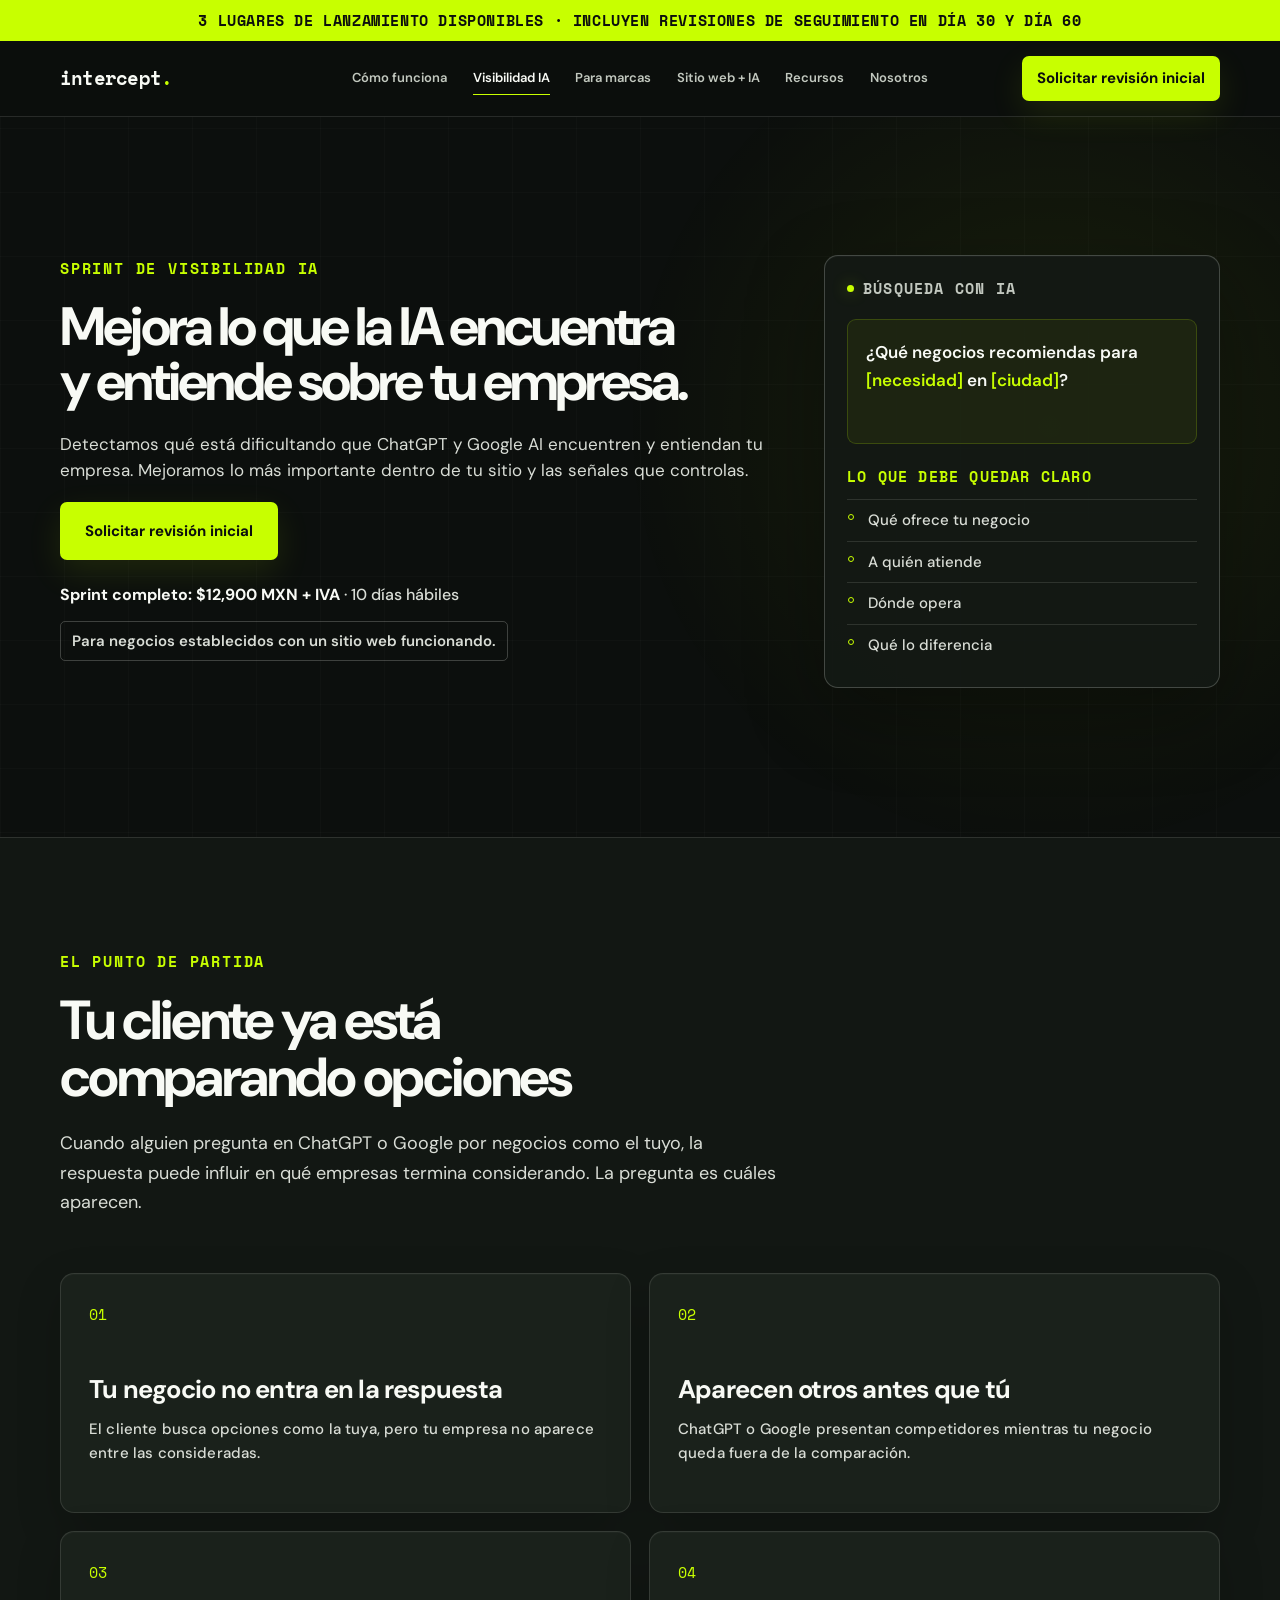
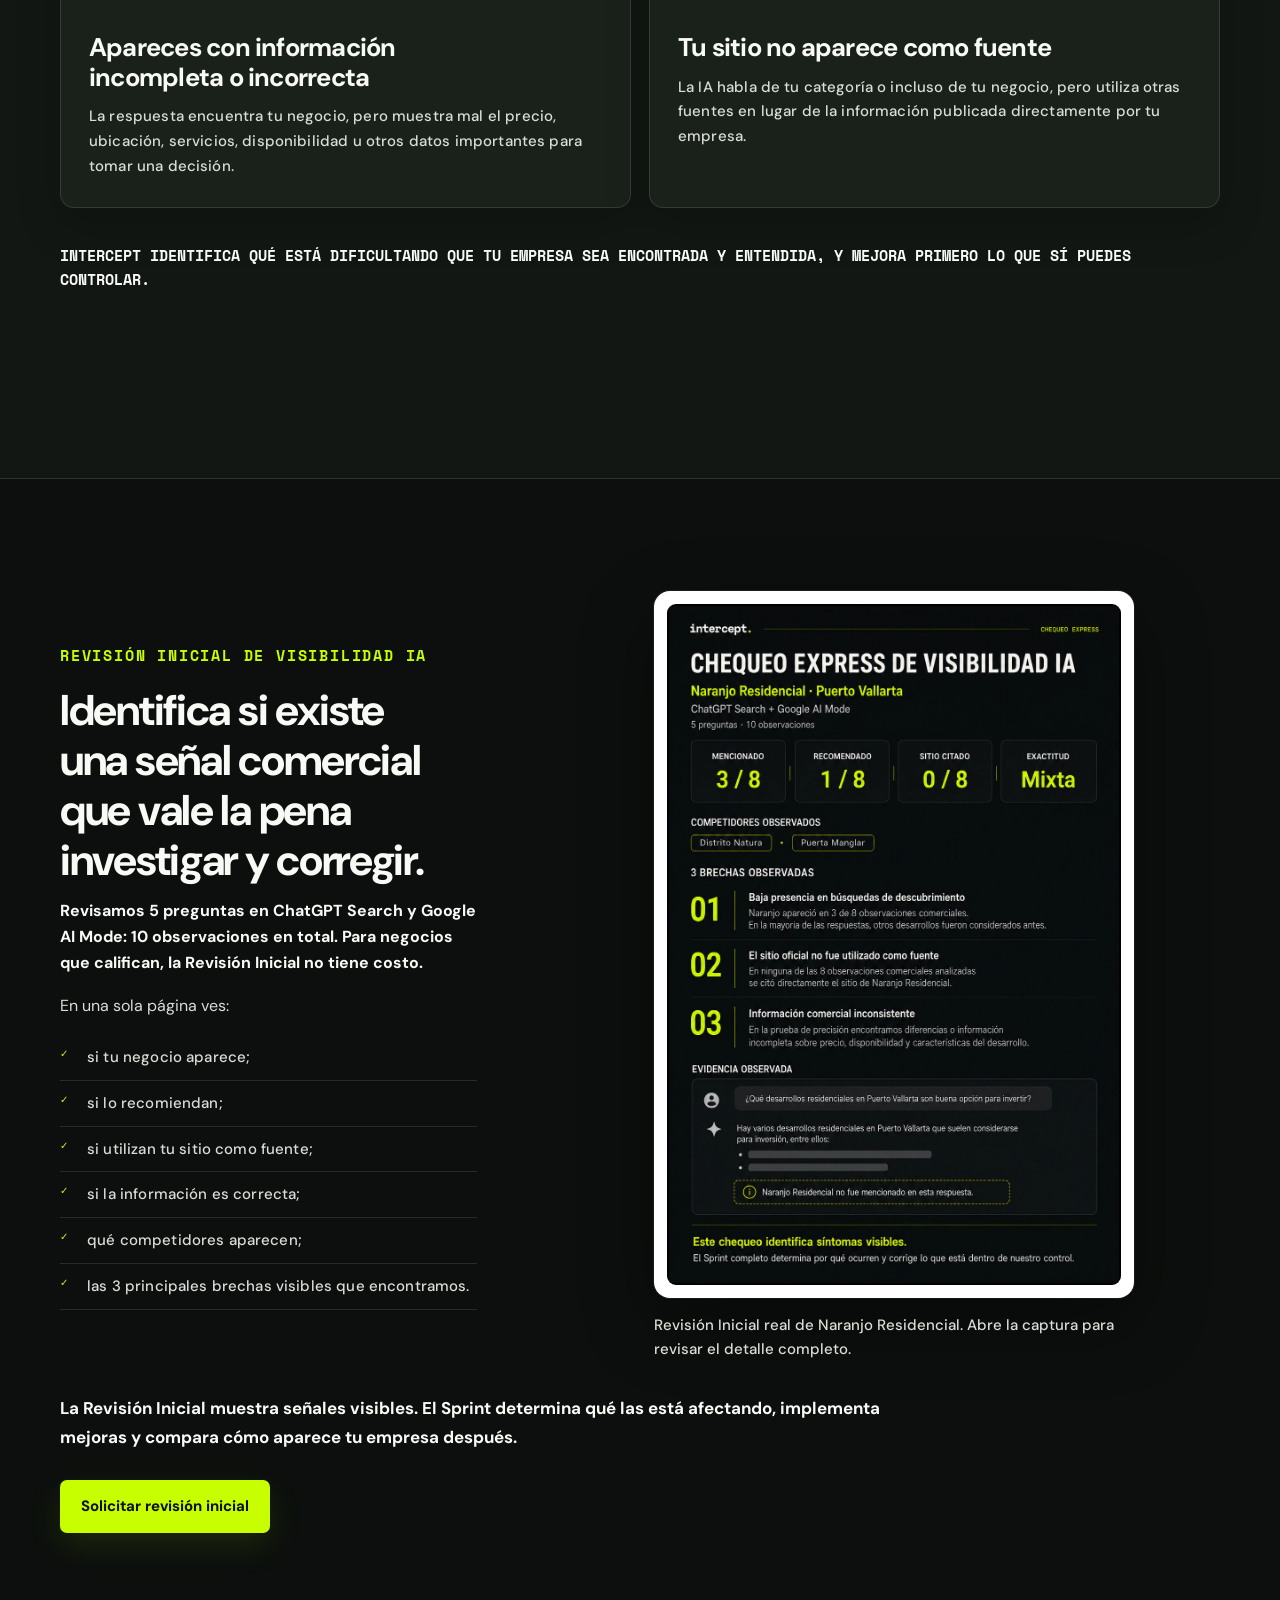
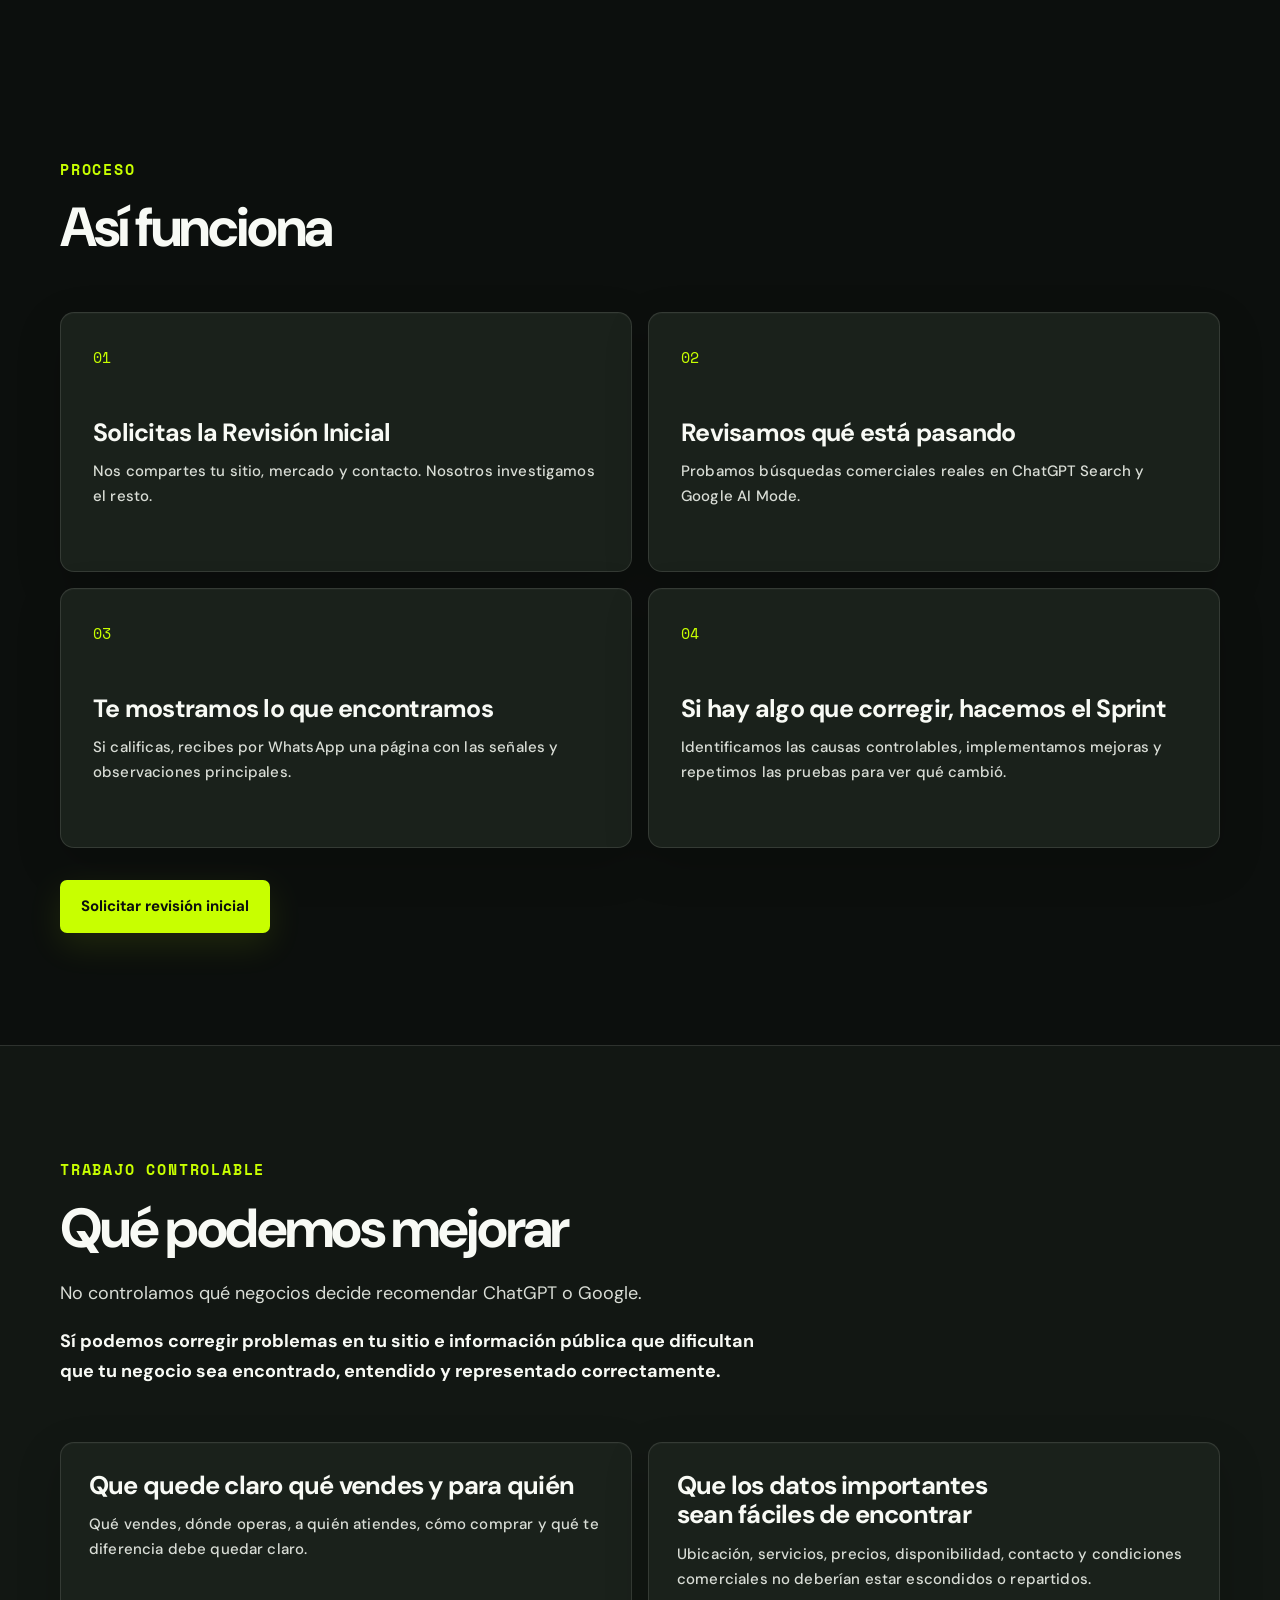
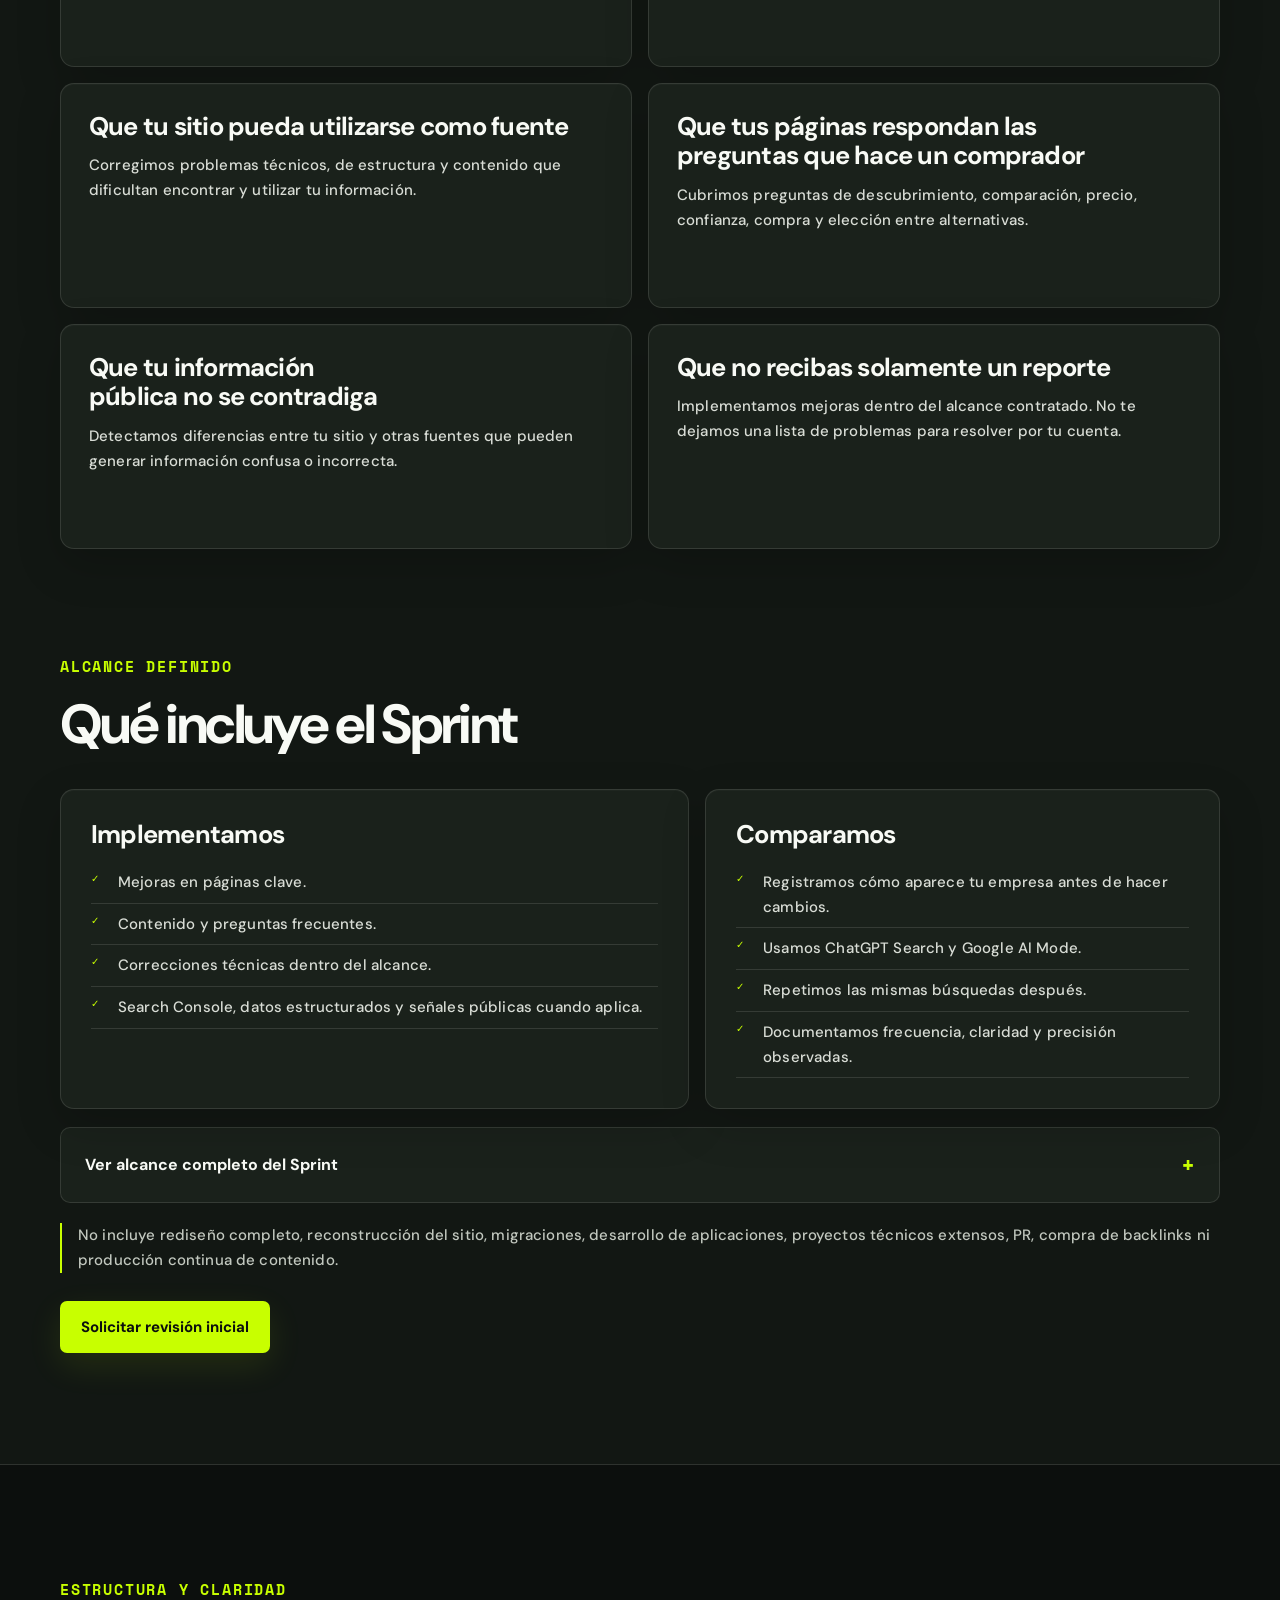
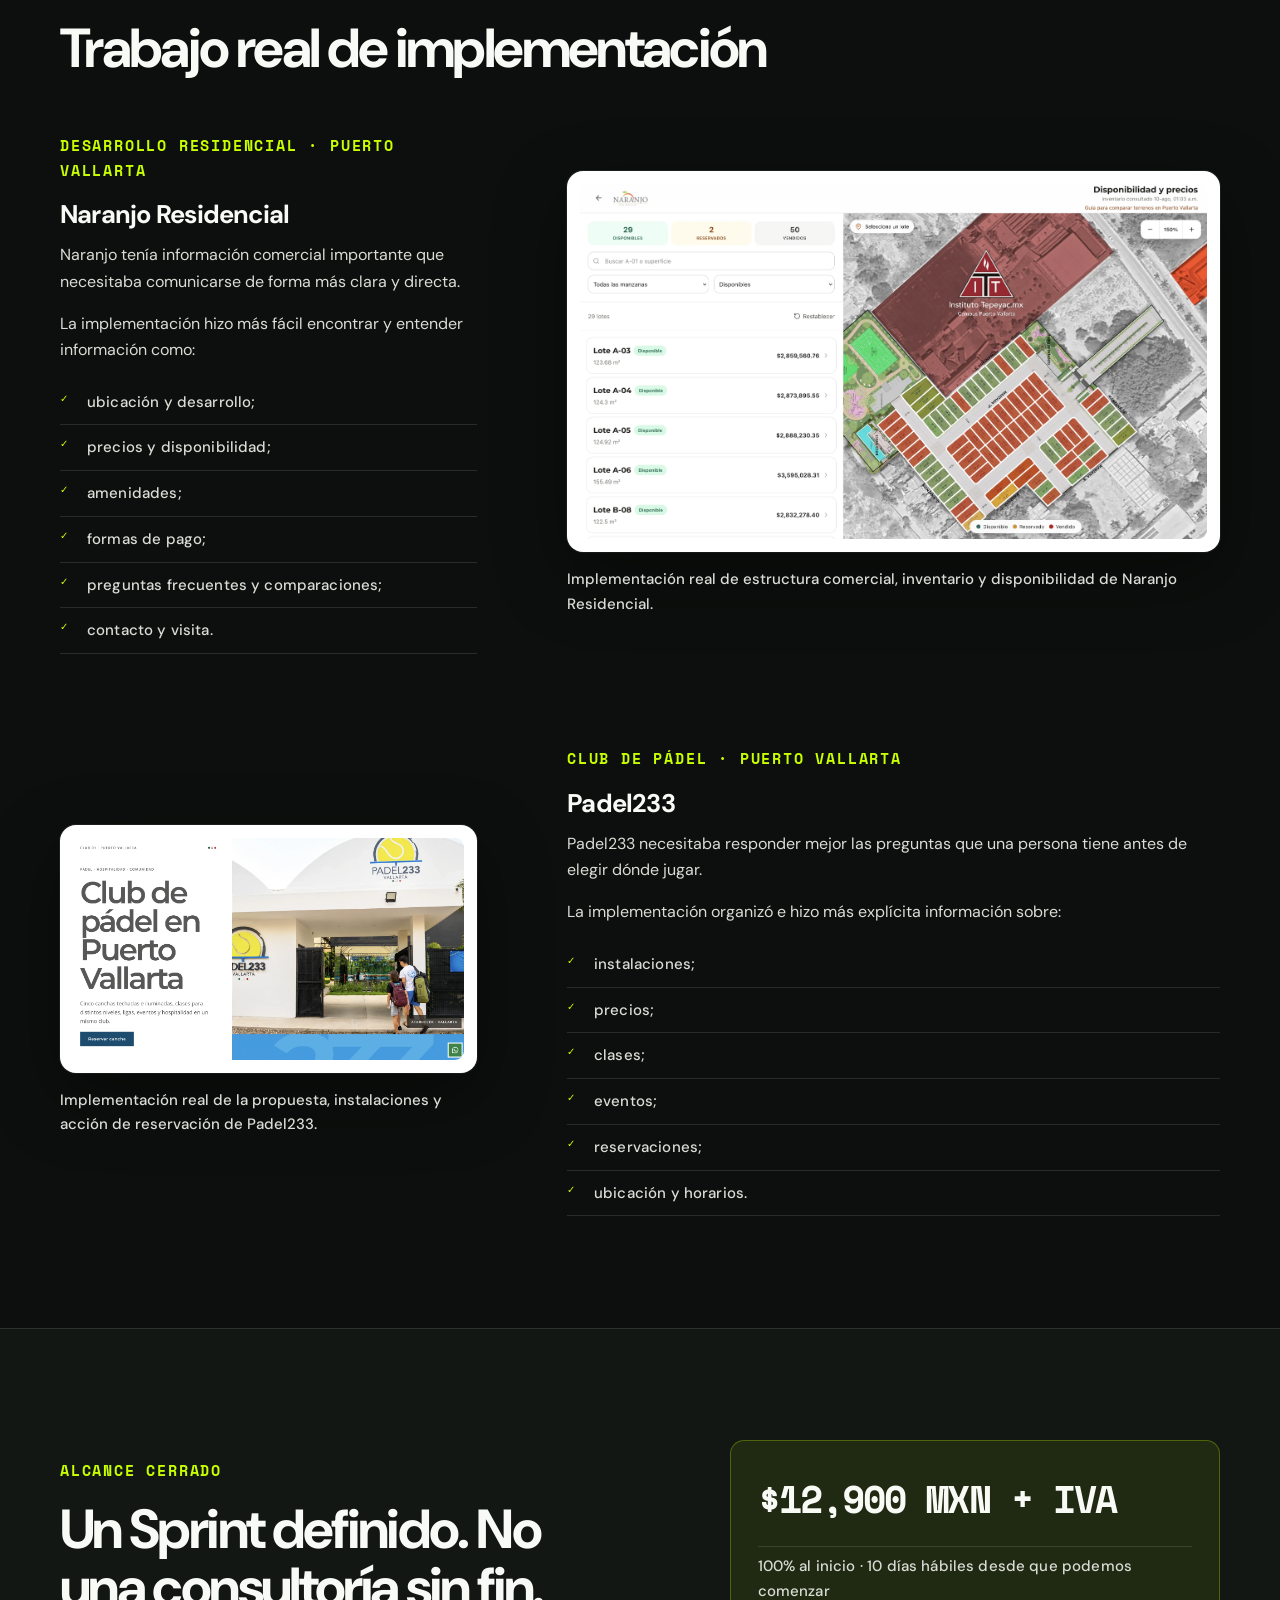
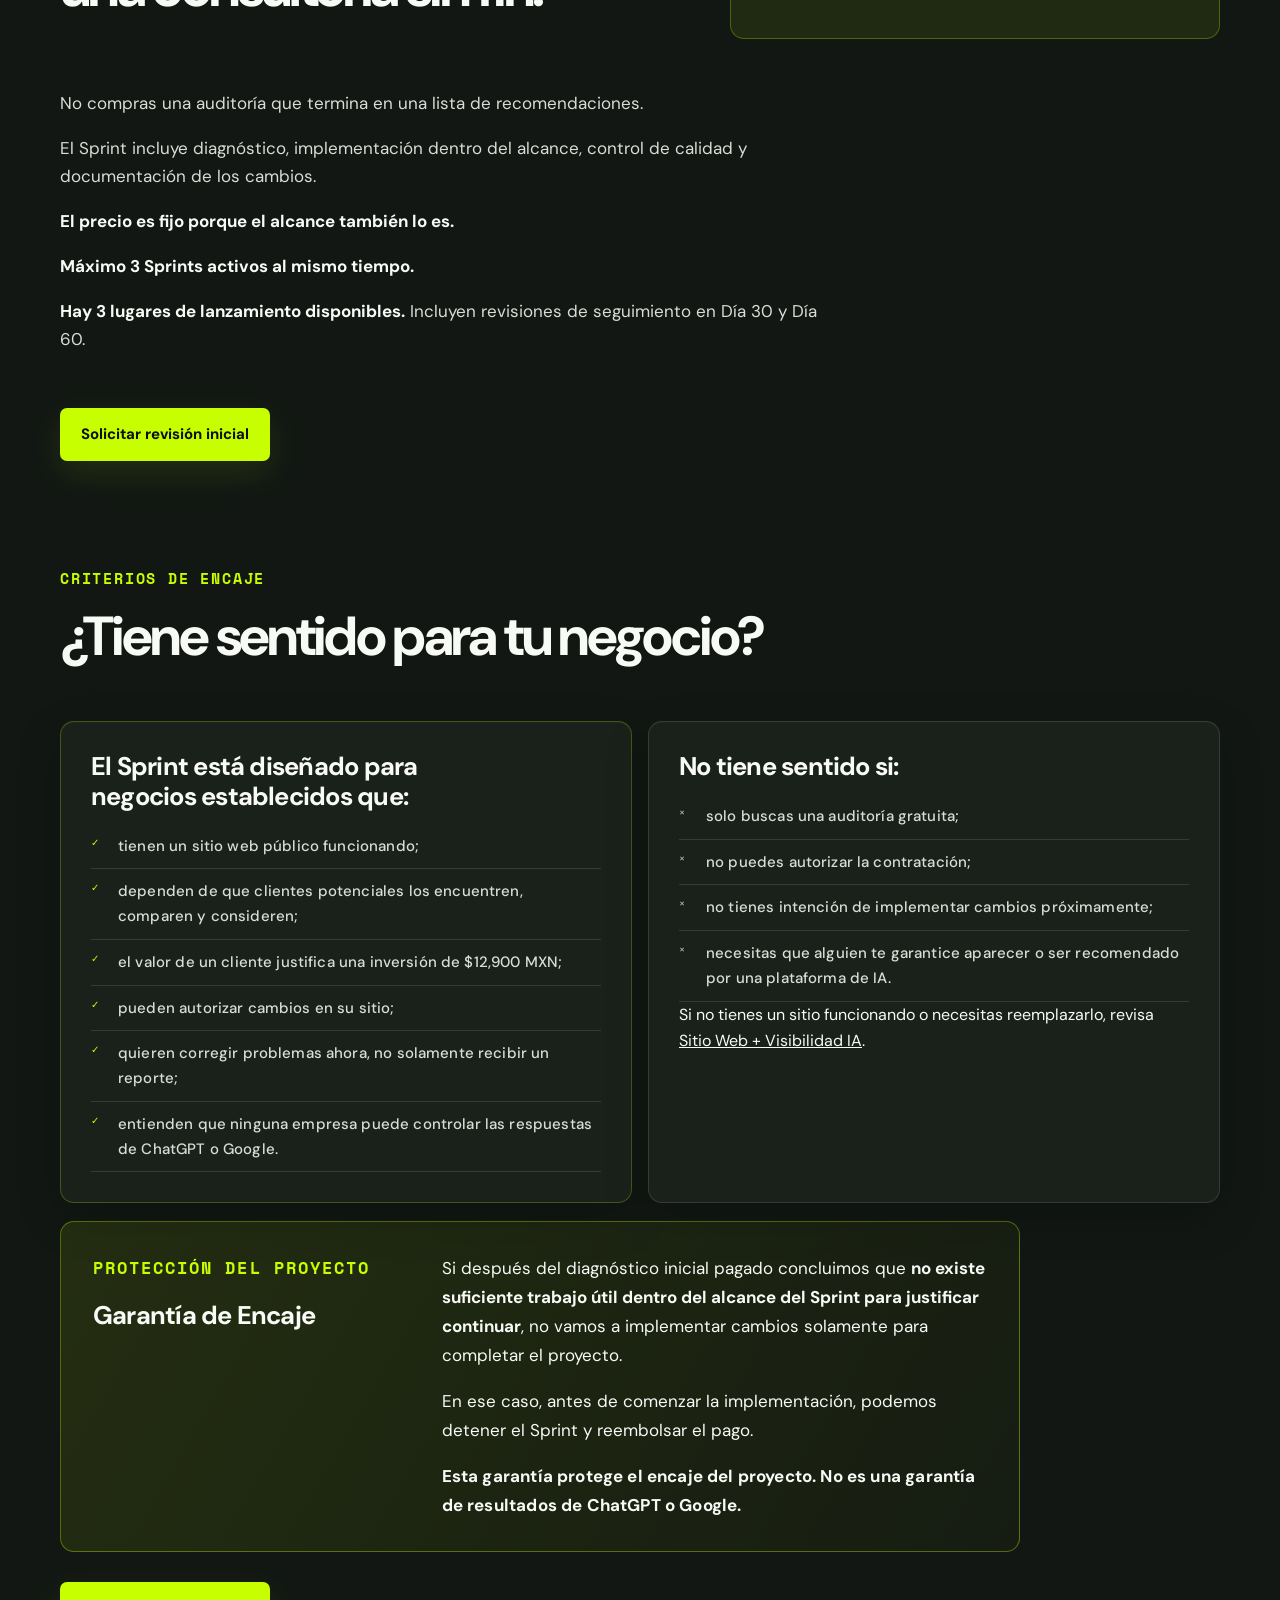
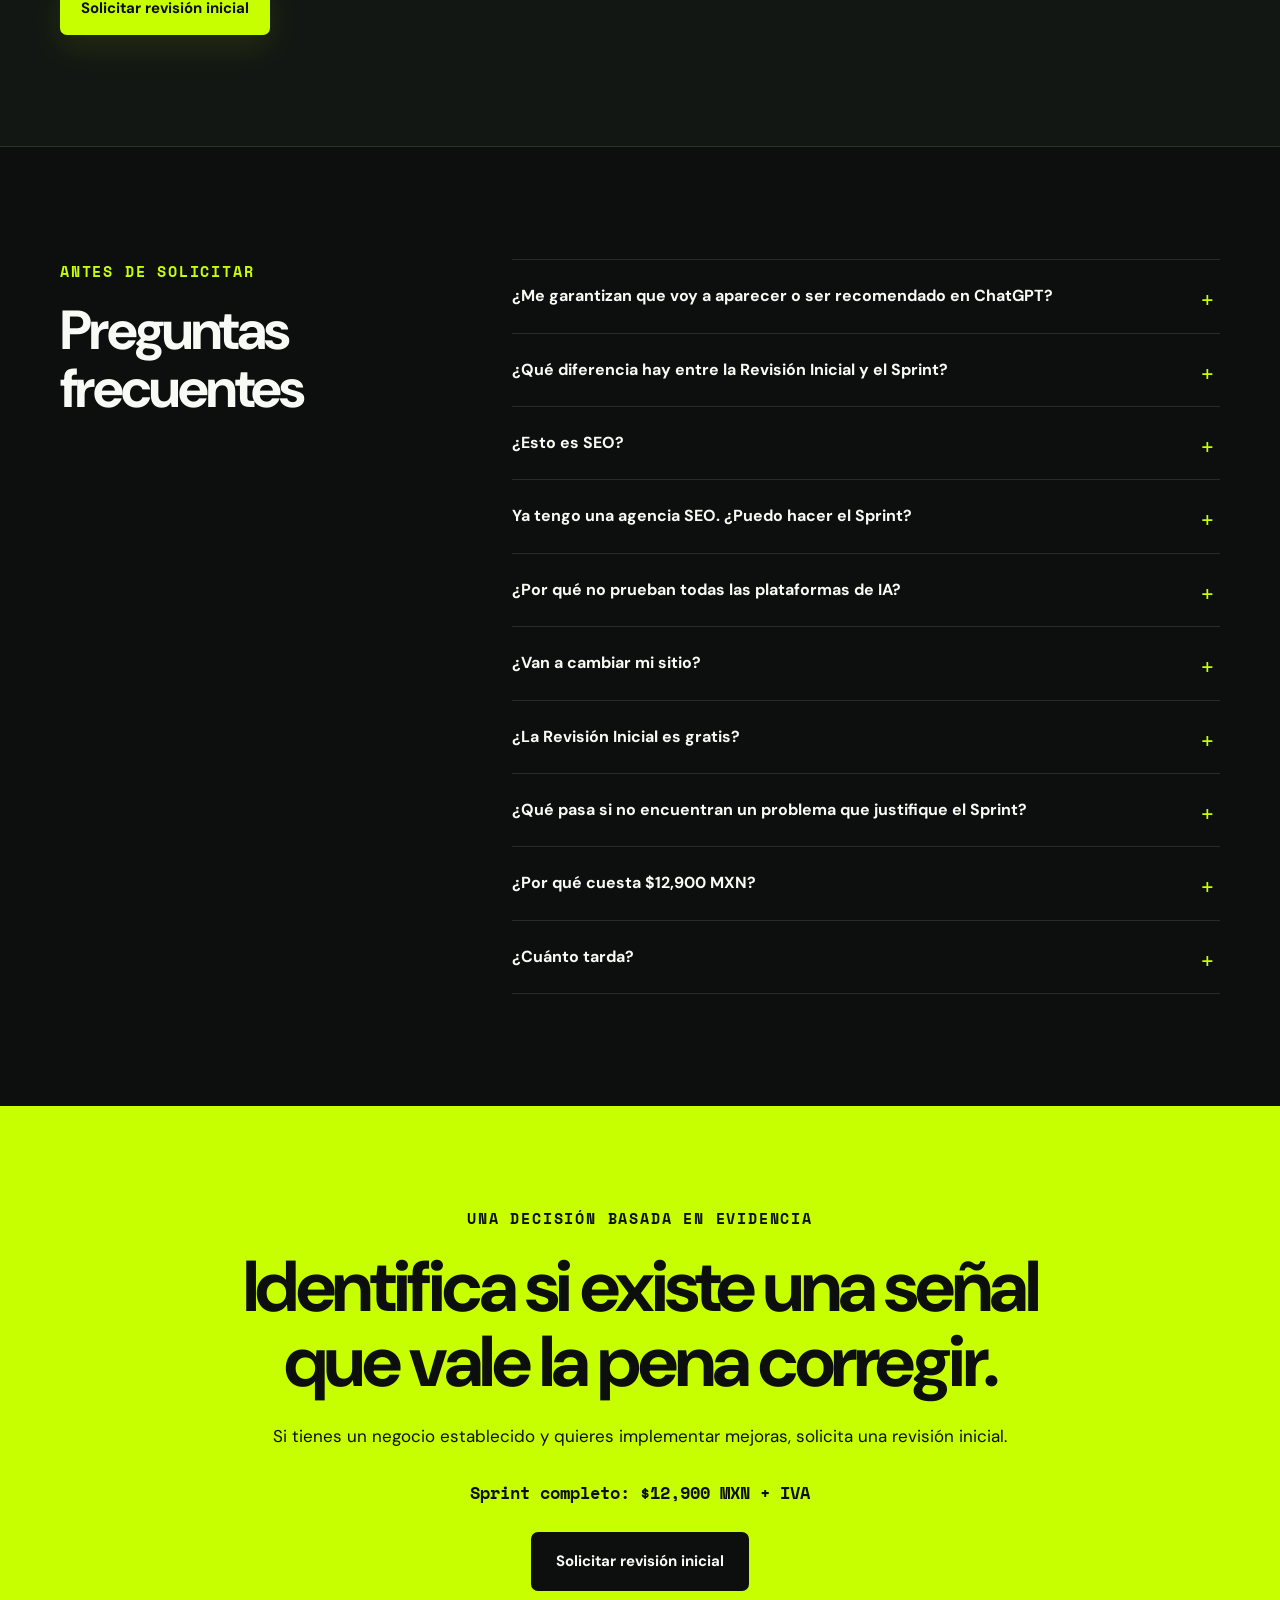
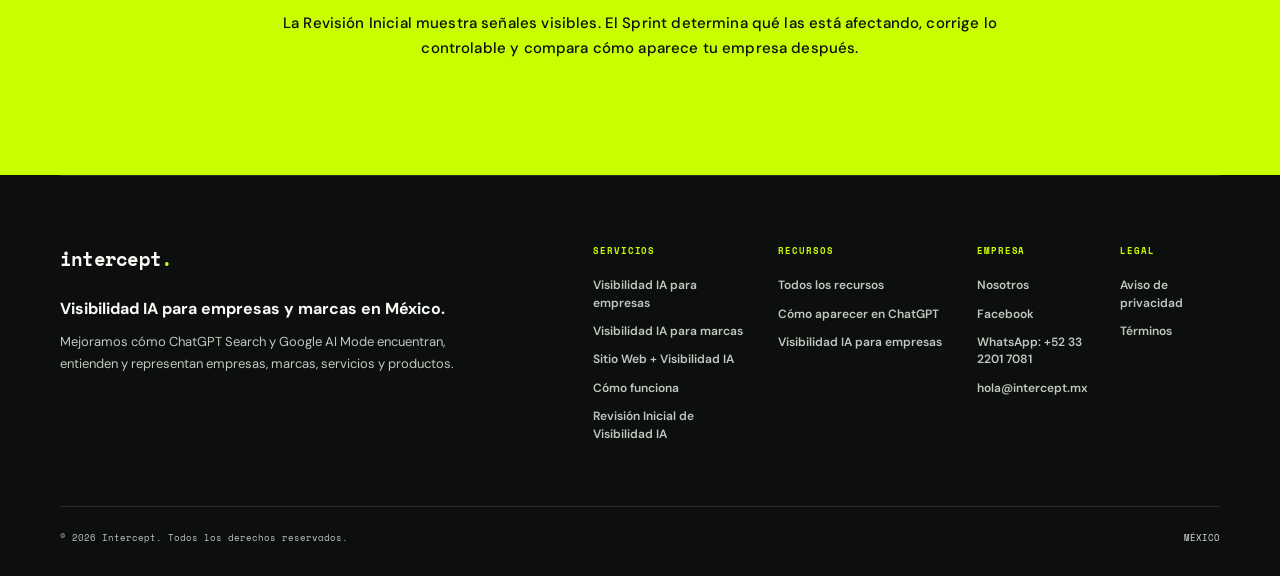
<file: visibilidad-ia/index.html>
<!doctype html>
<html lang="es-MX">
<head>
  <!-- Google Tag Manager -->
  <script>
    (function(w,d,s,l,i){w[l]=w[l]||[];w[l].push({'gtm.start':
    new Date().getTime(),event:'gtm.js'});var f=d.getElementsByTagName(s)[0],
    j=d.createElement(s),dl=l!='dataLayer'?'&l='+l:'';j.async=true;j.src=
    'https://www.googletagmanager.com/gtm.js?id='+i+dl;f.parentNode.insertBefore(j,f);
    })(window,document,'script','dataLayer','GTM-K83PTF3G');
  </script>
  <!-- End Google Tag Manager -->
  <meta charset="utf-8">
  <meta name="viewport" content="width=device-width, initial-scale=1">
  <meta name="theme-color" content="#111411">
  <meta name="description" content="Detectamos qué dificulta que ChatGPT y Google AI encuentren y entiendan tu empresa, implementamos mejoras y comparamos cómo aparece después. $12,900 MXN + IVA.">
  <meta property="og:type" content="website">
  <meta property="og:locale" content="es_MX">
  <meta property="og:title" content="Sprint de Visibilidad IA para empresas | Intercept">
  <meta property="og:description" content="Mejoramos el sitio, el contenido y las señales que ayudan a la IA a encontrar y entender tu empresa.">
  <meta property="og:url" content="https://www.intercept.mx/visibilidad-ia/">
  <meta name="twitter:card" content="summary">
  <link rel="canonical" href="https://www.intercept.mx/visibilidad-ia/">
  <link rel="preconnect" href="https://fonts.googleapis.com">
  <link rel="preconnect" href="https://fonts.gstatic.com" crossorigin>
  <link href="https://fonts.googleapis.com/css2?family=DM+Sans:opsz,wght@9..40,400;9..40,500;9..40,600;9..40,700&amp;family=Space+Mono:wght@400;700&amp;display=swap" rel="stylesheet">
  <link rel="stylesheet" href="styles.css">
  <link rel="stylesheet" href="../navigation.css">
  <link rel="stylesheet" href="../footer.css">
  <title>Sprint de Visibilidad IA para empresas | Intercept</title>
  <script type="application/ld+json">
  {
    "@context": "https://schema.org",
    "@graph": [
      {
        "@type": "WebPage",
        "@id": "https://www.intercept.mx/visibilidad-ia/#webpage",
        "url": "https://www.intercept.mx/visibilidad-ia/",
        "name": "Sprint de Visibilidad IA para empresas | Intercept",
        "description": "Detectamos qué dificulta que ChatGPT y Google AI encuentren y entiendan una empresa e implementamos mejoras dentro de un alcance enfocado."
      },
      {
        "@type": "Service",
        "@id": "https://www.intercept.mx/visibilidad-ia/#service",
        "name": "Sprint de Visibilidad IA",
        "serviceType": "Implementación de mejoras de visibilidad en IA",
        "provider": {
          "@type": "Organization",
          "name": "Intercept",
          "url": "https://www.intercept.mx/"
        },
        "areaServed": {
          "@type": "Country",
          "name": "México"
        },
        "mainEntityOfPage": { "@id": "https://www.intercept.mx/visibilidad-ia/#webpage" },
        "offers": {
          "@type": "Offer",
          "price": "12900",
          "priceCurrency": "MXN",
          "description": "$12,900 MXN + IVA; 100% de pago anticipado"
        }
      }
    ]
  }
  </script>
</head>

<body>
  <!-- Google Tag Manager (noscript) -->
  <noscript>
    <iframe src="https://www.googletagmanager.com/ns.html?id=GTM-K83PTF3G"
    height="0" width="0" style="display:none;visibility:hidden"></iframe>
  </noscript>
  <!-- End Google Tag Manager (noscript) -->
  <a class="skip-link" href="#contenido">Saltar al contenido</a>

  <div class="announcement">
    <span>3 lugares de lanzamiento disponibles · Incluyen revisiones de seguimiento en Día 30 y Día 60</span>
  </div>

  <header class="site-header" data-header data-site-header>
    <a class="brand" href="/" aria-label="Intercept, ir al inicio">intercept<span>.</span></a>
    <button class="nav-toggle" type="button" aria-expanded="false" aria-controls="primary-navigation" aria-label="Abrir menú" data-nav-toggle><span data-nav-label>Menú</span><span class="nav-toggle__icon" aria-hidden="true"></span></button>
    <div class="nav-panel" id="primary-navigation" data-nav-panel>
      <nav class="site-nav" aria-label="Navegación principal">
        <a href="/como-funciona/">Cómo funciona</a>
        <a href="/visibilidad-ia/">Visibilidad IA</a>
        <a href="/visibilidad-ia-para-marcas/">Para marcas</a>
        <a href="/sitio-web-visibilidad-ia/">Sitio web + IA</a>
        <a href="/recursos/">Recursos</a>
        <a href="/nosotros/">Nosotros</a>
      </nav>
      <a class="button button--small button--accent nav-cta js-diagnostic-cta" href="/diagnostico-express/" data-cta-location="header">Solicitar revisión inicial</a>
    </div>
  </header>

  <main id="contenido">
    <section class="hero section" id="inicio">
      <div class="hero__copy">
        <p class="eyebrow">Sprint de Visibilidad IA</p>
        <h1>Mejora lo que la IA encuentra y entiende sobre tu empresa.</h1>
        <p class="hero__lead">Detectamos qué está dificultando que ChatGPT y Google AI encuentren y entiendan tu empresa. Mejoramos lo más importante dentro de tu sitio y las señales que controlas.</p>
        <a class="button button--accent button--large js-diagnostic-cta" href="/diagnostico-express/" data-cta-location="hero" data-hero-cta>Solicitar revisión inicial</a>
        <p class="hero-meta"><strong>Sprint completo: $12,900 MXN + IVA</strong> <span aria-hidden="true">·</span> 10 días hábiles</p>
        <p class="qualifier">Para negocios establecidos con un sitio web funcionando.</p>
      </div>

      <aside class="ai-demo" data-ai-demo role="img" aria-label="Ejemplo de la información que una empresa necesita explicar con claridad para ser entendida en una búsqueda con IA.">
        <div class="ai-demo__screen" aria-hidden="true">
          <div class="ai-demo__header">
            <span class="ai-demo__status-dot"></span>
            <span>Búsqueda con IA</span>
          </div>

          <div class="ai-demo__prompt">
            <span data-ai-prompt>¿Qué negocios recomiendas para <mark>[necesidad]</mark> en <mark>[ciudad]</mark>?</span><span class="ai-demo__cursor"></span>
          </div>

          <div class="ai-demo__stage">
            <div class="ai-demo__loading" data-ai-loading hidden>
              <span class="ai-demo__spinner"></span>
              <span>Buscando opciones…</span>
            </div>

            <div class="ai-demo__results" data-ai-results>
              <p>Lo que debe quedar claro</p>
              <ul>
                <li>Qué ofrece tu negocio</li>
                <li>A quién atiende</li>
                <li>Dónde opera</li>
                <li>Qué lo diferencia</li>
              </ul>
            </div>
          </div>
        </div>
      </aside>
    </section>

    <section class="section section--border" id="problema">
      <div class="section-heading">
        <p class="kicker">El punto de partida</p>
        <h2>Tu cliente ya está comparando opciones</h2>
        <p>Cuando alguien pregunta en ChatGPT o Google por negocios como el tuyo, la respuesta puede influir en qué empresas termina considerando. La pregunta es cuáles aparecen.</p>
      </div>

      <div class="outcome-grid">
        <article class="card outcome-card"><span>01</span><h3>Tu negocio no entra en la respuesta</h3><p>El cliente busca opciones como la tuya, pero tu empresa no aparece entre las consideradas.</p></article>
        <article class="card outcome-card"><span>02</span><h3>Aparecen otros antes que tú</h3><p>ChatGPT o Google presentan competidores mientras tu negocio queda fuera de la comparación.</p></article>
        <article class="card outcome-card"><span>03</span><h3>Apareces con información incompleta o incorrecta</h3><p>La respuesta encuentra tu negocio, pero muestra mal el precio, ubicación, servicios, disponibilidad u otros datos importantes para tomar una decisión.</p></article>
        <article class="card outcome-card"><span>04</span><h3>Tu sitio no aparece como fuente</h3><p>La IA habla de tu categoría o incluso de tu negocio, pero utiliza otras fuentes en lugar de la información publicada directamente por tu empresa.</p></article>
      </div>

      <p class="measurement-statement">Intercept identifica qué está dificultando que tu empresa sea encontrada y entendida, y mejora primero lo que sí puedes controlar.</p>
    </section>

    <section class="section" id="diagnostico-express">
      <div class="proof-layout">
        <div>
          <p class="kicker">Revisión Inicial de Visibilidad IA</p>
          <h3 class="subheading">Identifica si existe una señal comercial que vale la pena investigar y corregir.</h3>
          <p><strong>Revisamos 5 preguntas en ChatGPT Search y Google AI Mode: 10 observaciones en total. Para negocios que califican, la Revisión Inicial no tiene costo.</strong></p>
          <p>En una sola página ves:</p>
          <ul class="result-list">
            <li>si tu negocio aparece;</li>
            <li>si lo recomiendan;</li>
            <li>si utilizan tu sitio como fuente;</li>
            <li>si la información es correcta;</li>
            <li>qué competidores aparecen;</li>
            <li>las 3 principales brechas visibles que encontramos.</li>
          </ul>
        </div>
        <figure class="proof-image proof-image--chequeo">
          <a class="proof-image__link" href="assets/chequeo-express-naranjo.webp" target="_blank" rel="noopener" aria-label="Abrir la captura completa de la Revisión Inicial de Naranjo Residencial">
            <div class="proof-image__frame"><img src="assets/chequeo-express-naranjo.webp" width="1024" height="1535" loading="lazy" decoding="async" alt="Revisión Inicial real de Naranjo Residencial con menciones, recomendaciones, citas, exactitud, competidores, tres brechas y evidencia observada."></div>
          </a>
          <figcaption>Revisión Inicial real de Naranjo Residencial. Abre la captura para revisar el detalle completo.</figcaption>
        </figure>
      </div>

      <p class="proof-bridge"><strong>La Revisión Inicial muestra señales visibles. El Sprint determina qué las está afectando, implementa mejoras y compara cómo aparece tu empresa después.</strong></p>
      <a class="button button--accent js-diagnostic-cta" href="/diagnostico-express/" data-cta-location="problem-proof">Solicitar revisión inicial</a>
    </section>

    <section class="section" id="como-funciona">
      <div class="section-heading"><p class="kicker">Proceso</p><h2>Así funciona</h2></div>
      <ol class="steps-grid">
        <li class="card"><span>01</span><h3>Solicitas la Revisión Inicial</h3><p>Nos compartes tu sitio, mercado y contacto. Nosotros investigamos el resto.</p></li>
        <li class="card"><span>02</span><h3>Revisamos qué está pasando</h3><p>Probamos búsquedas comerciales reales en ChatGPT Search y Google AI Mode.</p></li>
        <li class="card"><span>03</span><h3>Te mostramos lo que encontramos</h3><p>Si calificas, recibes por WhatsApp una página con las señales y observaciones principales.</p></li>
        <li class="card"><span>04</span><h3>Si hay algo que corregir, hacemos el Sprint</h3><p>Identificamos las causas controlables, implementamos mejoras y repetimos las pruebas para ver qué cambió.</p></li>
      </ol>
      <a class="button button--accent js-diagnostic-cta" href="/diagnostico-express/" data-cta-location="how-it-works">Solicitar revisión inicial</a>
    </section>

    <section class="section section--border" id="incluye">
      <div class="section-heading">
        <p class="kicker">Trabajo controlable</p>
        <h2>Qué podemos mejorar</h2>
        <p>No controlamos qué negocios decide recomendar ChatGPT o Google.</p>
        <p><strong>Sí podemos corregir problemas en tu sitio e información pública que dificultan que tu negocio sea encontrado, entendido y representado correctamente.</strong></p>
      </div>

      <div class="improvement-grid">
        <article class="card"><h3>Que quede claro qué vendes y para quién</h3><p>Qué vendes, dónde operas, a quién atiendes, cómo comprar y qué te diferencia debe quedar claro.</p></article>
        <article class="card"><h3>Que los datos importantes sean fáciles de encontrar</h3><p>Ubicación, servicios, precios, disponibilidad, contacto y condiciones comerciales no deberían estar escondidos o repartidos.</p></article>
        <article class="card"><h3>Que tu sitio pueda utilizarse como fuente</h3><p>Corregimos problemas técnicos, de estructura y contenido que dificultan encontrar y utilizar tu información.</p></article>
        <article class="card"><h3>Que tus páginas respondan las preguntas que hace un comprador</h3><p>Cubrimos preguntas de descubrimiento, comparación, precio, confianza, compra y elección entre alternativas.</p></article>
        <article class="card"><h3>Que tu información pública no se contradiga</h3><p>Detectamos diferencias entre tu sitio y otras fuentes que pueden generar información confusa o incorrecta.</p></article>
        <article class="card"><h3>Que no recibas solamente un reporte</h3><p>Implementamos mejoras dentro del alcance contratado. No te dejamos una lista de problemas para resolver por tu cuenta.</p></article>
      </div>

      <div class="package">
        <div class="package__heading"><p class="kicker">Alcance definido</p><h2>Qué incluye el Sprint</h2></div>
        <div class="package__summary">
          <article class="card">
            <h3>Implementamos</h3>
            <ul class="compact-list"><li>Mejoras en páginas clave.</li><li>Contenido y preguntas frecuentes.</li><li>Correcciones técnicas dentro del alcance.</li><li>Search Console, datos estructurados y señales públicas cuando aplica.</li></ul>
          </article>
          <article class="card">
            <h3>Comparamos</h3>
            <ul class="compact-list"><li>Registramos cómo aparece tu empresa antes de hacer cambios.</li><li>Usamos ChatGPT Search y Google AI Mode.</li><li>Repetimos las mismas búsquedas después.</li><li>Documentamos frecuencia, claridad y precisión observadas.</li></ul>
          </article>
        </div>
        <details class="scope-disclosure">
          <summary>Ver alcance completo del Sprint <span aria-hidden="true">+</span></summary>
          <div>
            <h3>Revisión y diagnóstico</h3>
            <ul class="compact-list compact-list--columns"><li>18 preguntas comerciales y de marca.</li><li>ChatGPT Search + Google AI Mode.</li><li>Registro inicial con pruebas de estabilidad.</li><li>Marco de diagnóstico de cinco dimensiones.</li><li>Competidores observados en las mismas búsquedas.</li><li>Análisis de menciones, recomendaciones, citas y exactitud.</li><li>Revisión de accesibilidad técnica.</li><li>Claridad del negocio y su información.</li><li>Cobertura de contenido comercial.</li><li>Análisis de fuentes públicas relevantes.</li><li>Search Console cuando corresponde.</li></ul>
            <h3>Implementación máxima incluida</h3>
            <ul class="compact-list compact-list--columns"><li>hasta 3 URLs principales con trabajo sustancial;</li><li>hasta 1 nueva página;</li><li>hasta 2,000 palabras nuevas o sustancialmente reescritas;</li><li>hasta 2 horas de remediación técnica;</li><li>preguntas frecuentes cuando se justifiquen;</li><li>datos estructurados apropiados;</li><li>mejoras elegibles en Google Business Profile cuando aplique;</li><li>mejoras de enlaces internos cuando corresponda;</li><li>trabajo de Search Console cuando corresponda;</li><li>plan priorizado de fuentes externas;</li><li>control de calidad y registro de cambios.</li></ul>
          </div>
        </details>
        <p class="exclusion">No incluye rediseño completo, reconstrucción del sitio, migraciones, desarrollo de aplicaciones, proyectos técnicos extensos, PR, compra de backlinks ni producción continua de contenido.</p>
        <a class="button button--accent js-diagnostic-cta" href="/diagnostico-express/" data-cta-location="package">Solicitar revisión inicial</a>
      </div>
    </section>

    <section class="section" id="casos">
      <div class="section-heading"><p class="kicker">Estructura y claridad</p><h2>Trabajo real de implementación</h2></div>
      <div class="case-list">
        <article class="case-study">
          <div class="case-study__copy">
            <p class="case-label">Desarrollo residencial · Puerto Vallarta</p>
            <h3>Naranjo Residencial</h3>
            <p>Naranjo tenía información comercial importante que necesitaba comunicarse de forma más clara y directa.</p>
            <p>La implementación hizo más fácil encontrar y entender información como:</p>
            <ul class="result-list"><li>ubicación y desarrollo;</li><li>precios y disponibilidad;</li><li>amenidades;</li><li>formas de pago;</li><li>preguntas frecuentes y comparaciones;</li><li>contacto y visita.</li></ul>
          </div>
          <figure class="proof-image"><div class="proof-image__frame"><img src="assets/naranjo-residencial-implementation.webp" width="3018" height="1712" loading="lazy" decoding="async" alt="Interfaz real de disponibilidad y precios de Naranjo Residencial, con inventario de lotes y mapa del desarrollo."></div><figcaption>Implementación real de estructura comercial, inventario y disponibilidad de Naranjo Residencial.</figcaption></figure>
        </article>

        <article class="case-study">
          <div class="case-study__copy">
            <p class="case-label">Club de pádel · Puerto Vallarta</p>
            <h3>Padel233</h3>
            <p>Padel233 necesitaba responder mejor las preguntas que una persona tiene antes de elegir dónde jugar.</p>
            <p>La implementación organizó e hizo más explícita información sobre:</p>
            <ul class="result-list"><li>instalaciones;</li><li>precios;</li><li>clases;</li><li>eventos;</li><li>reservaciones;</li><li>ubicación y horarios.</li></ul>
          </div>
          <figure class="proof-image"><div class="proof-image__frame"><img src="assets/padel233-implementation.webp" width="2926" height="1654" loading="lazy" decoding="async" alt="Página real de Padel233 que presenta el club de pádel en Puerto Vallarta, sus canchas e instalaciones."></div><figcaption>Implementación real de la propuesta, instalaciones y acción de reservación de Padel233.</figcaption></figure>
        </article>
      </div>
    </section>

    <section class="section section--border" id="precio">
      <div class="pricing-intro">
        <div><p class="kicker">Alcance cerrado</p><h2>Un Sprint definido. No una consultoría sin fin.</h2></div>
        <div class="price-card"><strong>$12,900 MXN + IVA</strong><span>100% al inicio · 10 días hábiles desde que podemos comenzar</span></div>
      </div>
      <div class="pricing-copy">
        <p>No compras una auditoría que termina en una lista de recomendaciones.</p>
        <p>El Sprint incluye diagnóstico, implementación dentro del alcance, control de calidad y documentación de los cambios.</p>
        <p><strong>El precio es fijo porque el alcance también lo es.</strong></p>
        <p><strong>Máximo 3 Sprints activos al mismo tiempo.</strong></p>
        <p><strong>Hay 3 lugares de lanzamiento disponibles.</strong> Incluyen revisiones de seguimiento en Día 30 y Día 60.</p>
      </div>
      <a class="button button--accent js-diagnostic-cta" href="/diagnostico-express/" data-cta-location="pricing">Solicitar revisión inicial</a>

      <div class="fit-heading section-heading">
        <p class="kicker">Criterios de encaje</p>
        <h2>¿Tiene sentido para tu negocio?</h2>
      </div>
      <div class="fit-grid">
        <article class="card fit-card fit-card--yes"><h3>El Sprint está diseñado para negocios establecidos que:</h3><ul class="fit-list"><li>tienen un sitio web público funcionando;</li><li>dependen de que clientes potenciales los encuentren, comparen y consideren;</li><li>el valor de un cliente justifica una inversión de $12,900 MXN;</li><li>pueden autorizar cambios en su sitio;</li><li>quieren corregir problemas ahora, no solamente recibir un reporte;</li><li>entienden que ninguna empresa puede controlar las respuestas de ChatGPT o Google.</li></ul></article>
        <article class="card fit-card"><h3>No tiene sentido si:</h3><ul class="fit-list fit-list--no"><li>solo buscas una auditoría gratuita;</li><li>no puedes autorizar la contratación;</li><li>no tienes intención de implementar cambios próximamente;</li><li>necesitas que alguien te garantice aparecer o ser recomendado por una plataforma de IA.</li></ul><p>Si no tienes un sitio funcionando o necesitas reemplazarlo, revisa <a href="/sitio-web-visibilidad-ia/">Sitio Web + Visibilidad IA</a>.</p></article>
      </div>

      <aside class="guarantee">
        <div><p class="kicker">Protección del proyecto</p><h3>Garantía de Encaje</h3></div>
        <div><p>Si después del diagnóstico inicial pagado concluimos que <strong>no existe suficiente trabajo útil dentro del alcance del Sprint para justificar continuar</strong>, no vamos a implementar cambios solamente para completar el proyecto.</p><p>En ese caso, antes de comenzar la implementación, podemos detener el Sprint y reembolsar el pago.</p><p><strong>Esta garantía protege el encaje del proyecto. No es una garantía de resultados de ChatGPT o Google.</strong></p></div>
      </aside>
      <a class="button button--accent js-diagnostic-cta" href="/diagnostico-express/" data-cta-location="guarantee">Solicitar revisión inicial</a>
    </section>

    <section class="section faq" id="preguntas">
      <div class="section-heading"><p class="kicker">Antes de solicitar</p><h2>Preguntas frecuentes</h2></div>
      <div class="faq__list">
        <details><summary>¿Me garantizan que voy a aparecer o ser recomendado en ChatGPT?</summary><div><p>No.</p><p>Nadie puede controlar qué negocios decide mencionar, citar o recomendar una plataforma de terceros.</p><p>Lo que sí podemos hacer es revisar qué está ocurriendo, identificar los problemas que podemos controlar, corregirlos dentro del alcance del Sprint y repetir las mismas pruebas para medir qué cambió.</p></div></details>
        <details><summary>¿Qué diferencia hay entre la Revisión Inicial y el Sprint?</summary><div><p>La Revisión Inicial responde una primera pregunta:</p><p><strong>¿Hay señales visibles de que tu negocio tiene un problema que vale la pena investigar?</strong></p><p>Son 5 preguntas, 10 observaciones y una página con los principales hallazgos.</p><p>El Sprint va mucho más allá: determina por qué existen las brechas, revisa tu sitio y otras fuentes, implementa mejoras y crea una línea base para medir lo que ocurre después.</p></div></details>
        <details><summary>¿Esto es SEO?</summary><div><p>Tiene puntos en común con SEO, pero no es simplemente una auditoría SEO.</p><p>El Sprint parte de observar qué sucede cuando compradores hacen preguntas comerciales en ChatGPT Search y Google AI Mode.</p><p>A partir de esa evidencia revisamos problemas de información, contenido, estructura técnica y fuentes públicas que pueden afectar cómo se encuentra y entiende tu negocio.</p></div></details>
        <details><summary>Ya tengo una agencia SEO. ¿Puedo hacer el Sprint?</summary><div><p>Sí.</p><p>No necesitas reemplazar a tu agencia.</p><p>El Sprint puede complementar su trabajo midiendo específicamente cómo aparece tu negocio en ChatGPT y Google y ejecutando un conjunto definido de mejoras relacionadas con los problemas encontrados.</p></div></details>
        <details><summary>¿Por qué no prueban todas las plataformas de IA?</summary><div><p>Porque queremos que la medición sea consistente y repetible.</p><p>El Sprint estándar se concentra en <strong>ChatGPT Search y Google AI Mode</strong>.</p><p>Preferimos trabajar con un alcance bien definido y poder repetir exactamente las mismas pruebas después.</p></div></details>
        <details><summary>¿Van a cambiar mi sitio?</summary><div><p>Si encontramos problemas que podemos corregir dentro del alcance, sí.</p><p>Esa es una diferencia importante del Sprint:</p><p><strong>no te entregamos solamente una lista de cosas que alguien más debe implementar.</strong></p><p>Si el problema requiere un rediseño, reconstrucción, migración o desarrollo técnico considerable, esa parte queda fuera del alcance.</p></div></details>
        <details><summary>¿La Revisión Inicial es gratis?</summary><div><p>Para negocios que cumplen los criterios de calificación, sí.</p><p>No la producimos automáticamente para cada persona que llena el formulario.</p><p>Primero revisamos que exista un sitio web funcionando, que el negocio sea establecido y que exista intención real de considerar implementación.</p></div></details>
        <details><summary>¿Qué pasa si no encuentran un problema que justifique el Sprint?</summary><div><p>Te lo decimos.</p><p>El objetivo no es vender el Sprint a cualquier negocio.</p><p>Además, si ya contrataste y durante el diagnóstico inicial determinamos que no existe suficiente trabajo útil dentro del alcance para justificar continuar, aplica la Garantía de Encaje antes de comenzar la implementación.</p></div></details>
        <details><summary>¿Por qué cuesta $12,900 MXN?</summary><div><p>Porque no estás comprando solamente un reporte.</p><p>El Sprint incluye revisión, diagnóstico, análisis de competidores y fuentes, implementación limitada en tu sitio e información pública, control de calidad y documentación de los cambios.</p><p>El alcance está estandarizado para mantener un precio fijo y evitar una consultoría abierta sin límites claros.</p></div></details>
        <details><summary>¿Cuánto tarda?</summary><div><p><strong>10 días hábiles desde que podemos comenzar.</strong></p><p>Esto significa que ya contamos con el pago, la información, las aprobaciones y los accesos necesarios para trabajar.</p><p>Si faltan accesos, información o aprobaciones del cliente, el plazo se pausa.</p></div></details>
      </div>
    </section>

    <section class="final-cta" id="solicitar" data-final-cta>
      <div>
        <p class="kicker">Una decisión basada en evidencia</p>
        <h2>Identifica si existe una señal que vale la pena corregir.</h2>
        <p>Si tienes un negocio establecido y quieres implementar mejoras, solicita una revisión inicial.</p>
        <p class="final-cta__price">Sprint completo: $12,900 MXN + IVA</p>
        <a class="button button--dark button--large js-diagnostic-cta" href="/diagnostico-express/" data-cta-location="final">Solicitar revisión inicial</a>
        <p class="final-cta__disclaimer">La Revisión Inicial muestra señales visibles. El Sprint determina qué las está afectando, corrige lo controlable y compara cómo aparece tu empresa después.</p>
      </div>
    </section>
  </main>

  <footer class="global-footer">
    <div class="global-footer__main">
      <div class="global-footer__identity"><a class="brand" href="/" aria-label="Intercept, ir al inicio">intercept<span>.</span></a><strong>Visibilidad IA para empresas y marcas en México.</strong><p>Mejoramos cómo ChatGPT Search y Google AI Mode encuentran, entienden y representan empresas, marcas, servicios y productos.</p></div>
      <div class="global-footer__nav">
        <nav class="global-footer__group" aria-label="Servicios"><p>Servicios</p><a href="/visibilidad-ia/">Visibilidad IA para empresas</a><a href="/visibilidad-ia-para-marcas/">Visibilidad IA para marcas</a><a href="/sitio-web-visibilidad-ia/">Sitio Web + Visibilidad IA</a><a href="/como-funciona/">Cómo funciona</a><a href="/diagnostico-express/">Revisión Inicial de Visibilidad IA</a></nav>
        <nav class="global-footer__group" aria-label="Recursos"><p>Recursos</p><a href="/recursos/">Todos los recursos</a><a href="/recursos/como-aparecer-en-chatgpt/">Cómo aparecer en ChatGPT</a><a href="/recursos/visibilidad-ia-para-empresas/">Visibilidad IA para empresas</a></nav>
        <nav class="global-footer__group" aria-label="Empresa"><p>Empresa</p><a href="/nosotros/">Nosotros</a><a href="https://www.facebook.com/intercept.mx" target="_blank" rel="noopener noreferrer">Facebook</a><a href="https://wa.me/523322017081" target="_blank" rel="noopener noreferrer">WhatsApp: +52 33 2201 7081</a><a href="mailto:hola@intercept.mx">hola@intercept.mx</a></nav>
        <nav class="global-footer__group" aria-label="Legal"><p>Legal</p><a href="/aviso-de-privacidad/">Aviso de privacidad</a><a href="/terminos/">Términos</a></nav>
      </div>
    </div>
    <div class="global-footer__bottom"><p>© <span data-year>2026</span> Intercept. Todos los derechos reservados.</p><p class="global-footer__location">México</p></div>
  </footer>

  <div class="sticky-cta" data-sticky-cta hidden>
    <a class="button button--accent js-diagnostic-cta" href="/diagnostico-express/" data-cta-location="sticky-mobile">Solicitar revisión inicial</a>
  </div>

  <dialog class="qualification-dialog" data-dialog aria-labelledby="form-title">
    <div class="dialog-shell">
      <div class="dialog-header">
        <div><span class="kicker">Revisión Inicial</span><h2 id="form-title">Solicitar revisión inicial</h2></div>
        <button class="dialog-close" type="button" data-close-dialog aria-label="Cerrar formulario">×</button>
      </div>

      <div class="dialog-content" data-form-content>
        <p>Primero revisamos si tu negocio cumple los criterios para que la revisión tenga sentido.</p>
        <p><strong>No necesitas hacer una auditoría ni explicarnos tu estrategia. Revisaremos tu sitio nosotros mismos.</strong></p>

        <form class="qualification-form" action="https://formspree.io/f/xkjwrnwg" method="post" novalidate data-form>
          <div class="form-field">
            <label for="name">Tu nombre</label>
            <input id="name" name="name" type="text" autocomplete="name" required aria-describedby="name-error">
            <span class="field-error" id="name-error"></span>
          </div>
          <div class="form-field">
            <label for="website">Sitio web de tu negocio</label>
            <input id="website" name="website" type="url" inputmode="url" autocomplete="url" placeholder="https://tusitio.com" required aria-describedby="website-error">
            <span class="field-error" id="website-error"></span>
          </div>
          <div class="form-field">
            <label for="market">Ciudad o mercado principal</label>
            <input id="market" name="market" type="text" autocomplete="address-level2" placeholder="Querétaro" required aria-describedby="market-error">
            <span class="field-error" id="market-error"></span>
          </div>
          <div class="form-field">
            <label for="whatsapp">WhatsApp</label>
            <input id="whatsapp" name="whatsapp" type="tel" inputmode="tel" autocomplete="tel" placeholder="+52 ..." required aria-describedby="whatsapp-error">
            <span class="field-error" id="whatsapp-error"></span>
          </div>
          <fieldset class="form-field">
            <legend>¿Eres quien decide o estás directamente autorizado para contratar este tipo de trabajo?</legend>
            <label class="choice"><input name="buying_authority" type="radio" value="decision_maker" required> <span>Sí, soy quien decide.</span></label>
            <label class="choice"><input name="buying_authority" type="radio" value="authorized"> <span>Sí, estoy directamente autorizado.</span></label>
            <label class="choice"><input name="buying_authority" type="radio" value="no"> <span>No.</span></label>
            <span class="field-error" id="buying_authority-error"></span>
          </fieldset>
          <div class="acknowledgments">
            <p class="form-section-label">Confirmaciones</p>
            <label class="choice"><input name="implementation_intent" type="checkbox" value="true" required> <span>Si encontramos una oportunidad real, consideraría implementar el Sprint durante aproximadamente los próximos 30 días.</span></label>
            <span class="field-error" id="implementation_intent-error"></span>
            <label class="choice"><input name="terms_acknowledgment" type="checkbox" value="true" required> <span>He visto que el Sprint cuesta $12,900 MXN + IVA y entiendo que Intercept no garantiza rankings, menciones, citas ni recomendaciones de plataformas de IA.</span></label>
            <span class="field-error" id="terms_acknowledgment-error"></span>
          </div>

          <input type="hidden" name="utm_source"><input type="hidden" name="utm_medium"><input type="hidden" name="utm_campaign"><input type="hidden" name="utm_content"><input type="hidden" name="utm_term">
          <input class="honeypot" name="company_fax" type="text" tabindex="-1" autocomplete="off" aria-hidden="true">

          <div class="form-status" role="status" aria-live="polite" data-form-status></div>
          <button class="button button--accent button--large form-submit" type="submit">Solicitar revisión inicial</button>
          <p class="form-microcopy">La Revisión Inicial se prepara únicamente para negocios que cumplen los criterios de calificación. Enviar la solicitud no garantiza que se produzca la revisión. Consulta el <a href="/aviso-de-privacidad/">Aviso de privacidad</a>.</p>
        </form>
      </div>

      <div class="confirmation" data-confirmation hidden tabindex="-1">
        <span class="confirmation__mark" aria-hidden="true">✓</span>
        <h2>Recibimos tu solicitud</h2>
        <p>Primero revisaremos tu negocio y los datos que nos compartiste.</p>
        <p>Si tu negocio cumple los criterios de la Revisión Inicial, realizaremos las pruebas y te enviaremos el resultado por WhatsApp.</p>
        <p><strong>No necesitas preparar nada adicional por ahora.</strong></p>
        <button class="button button--outline" type="button" data-close-dialog>Cerrar</button>
      </div>
    </div>
  </dialog>

  <script src="../navigation.js" defer></script>
  <script src="script.js" defer></script>
</body>
</html>
</file>
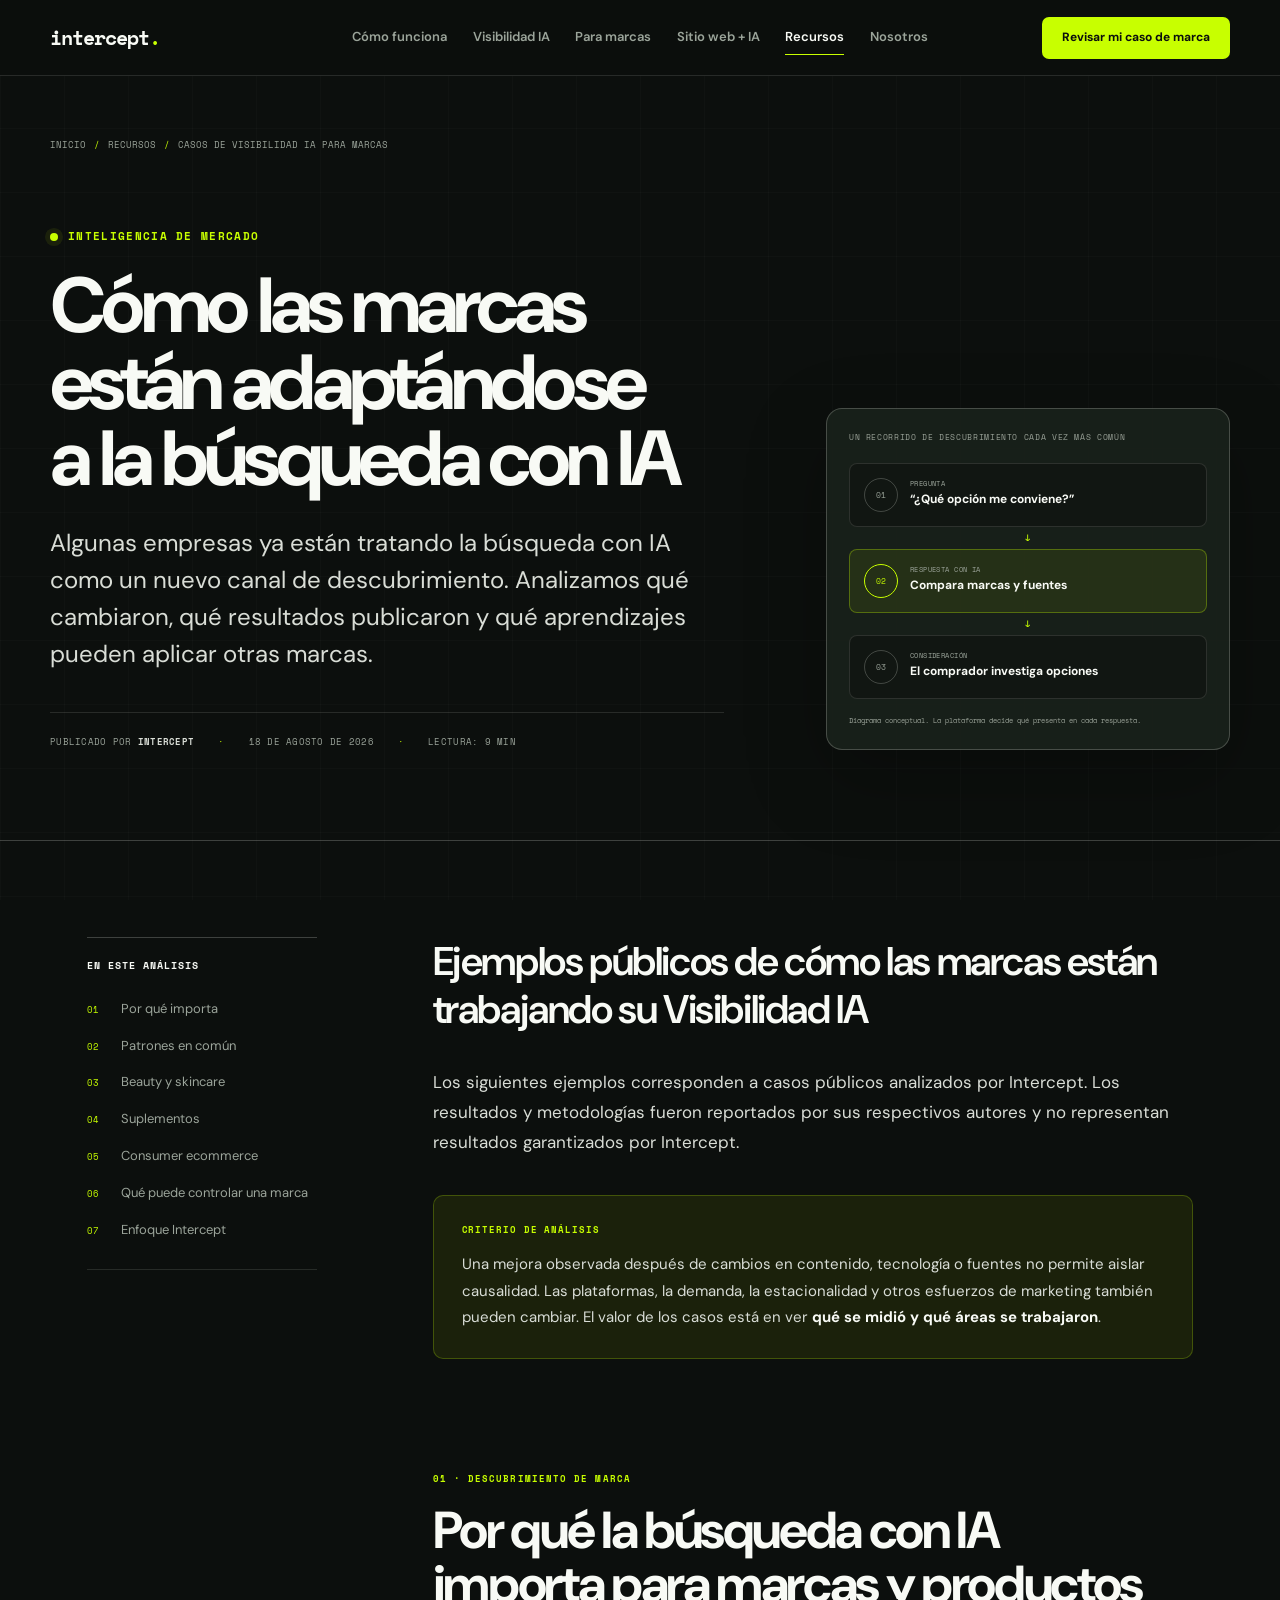
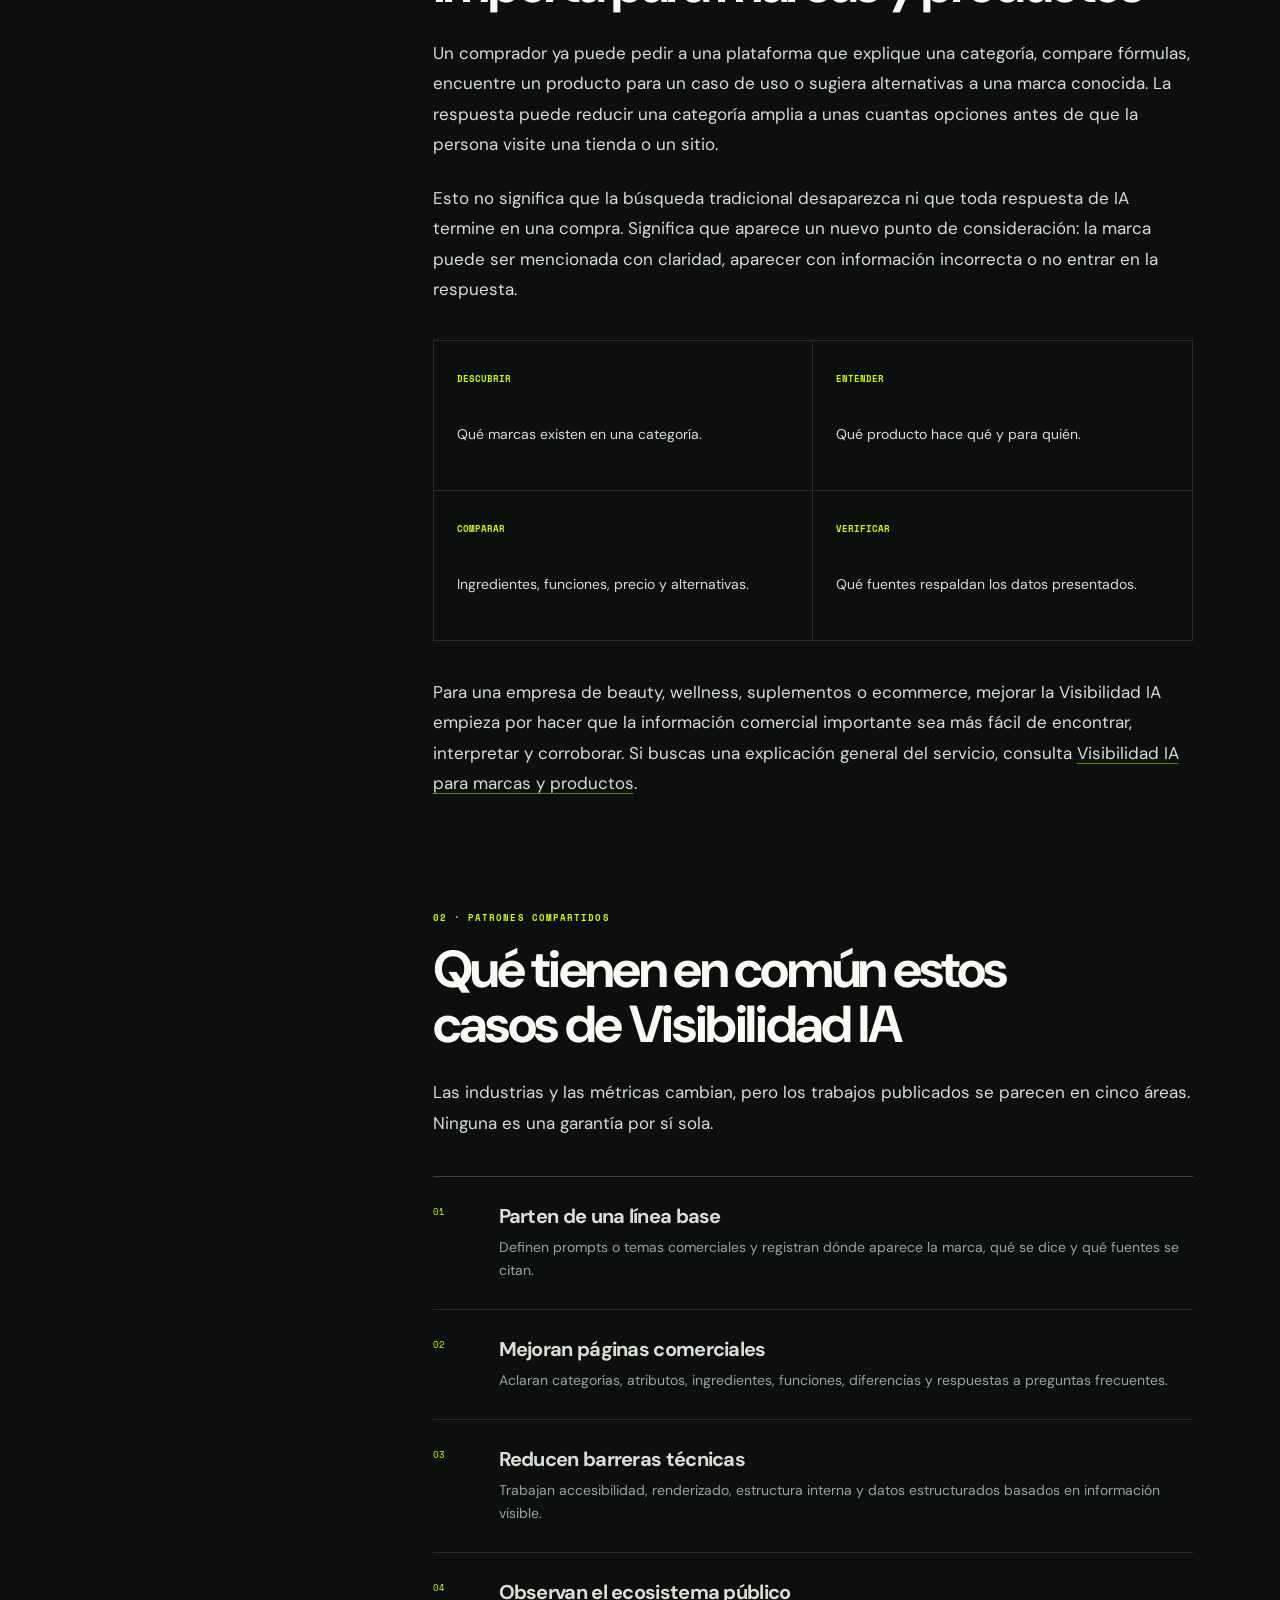
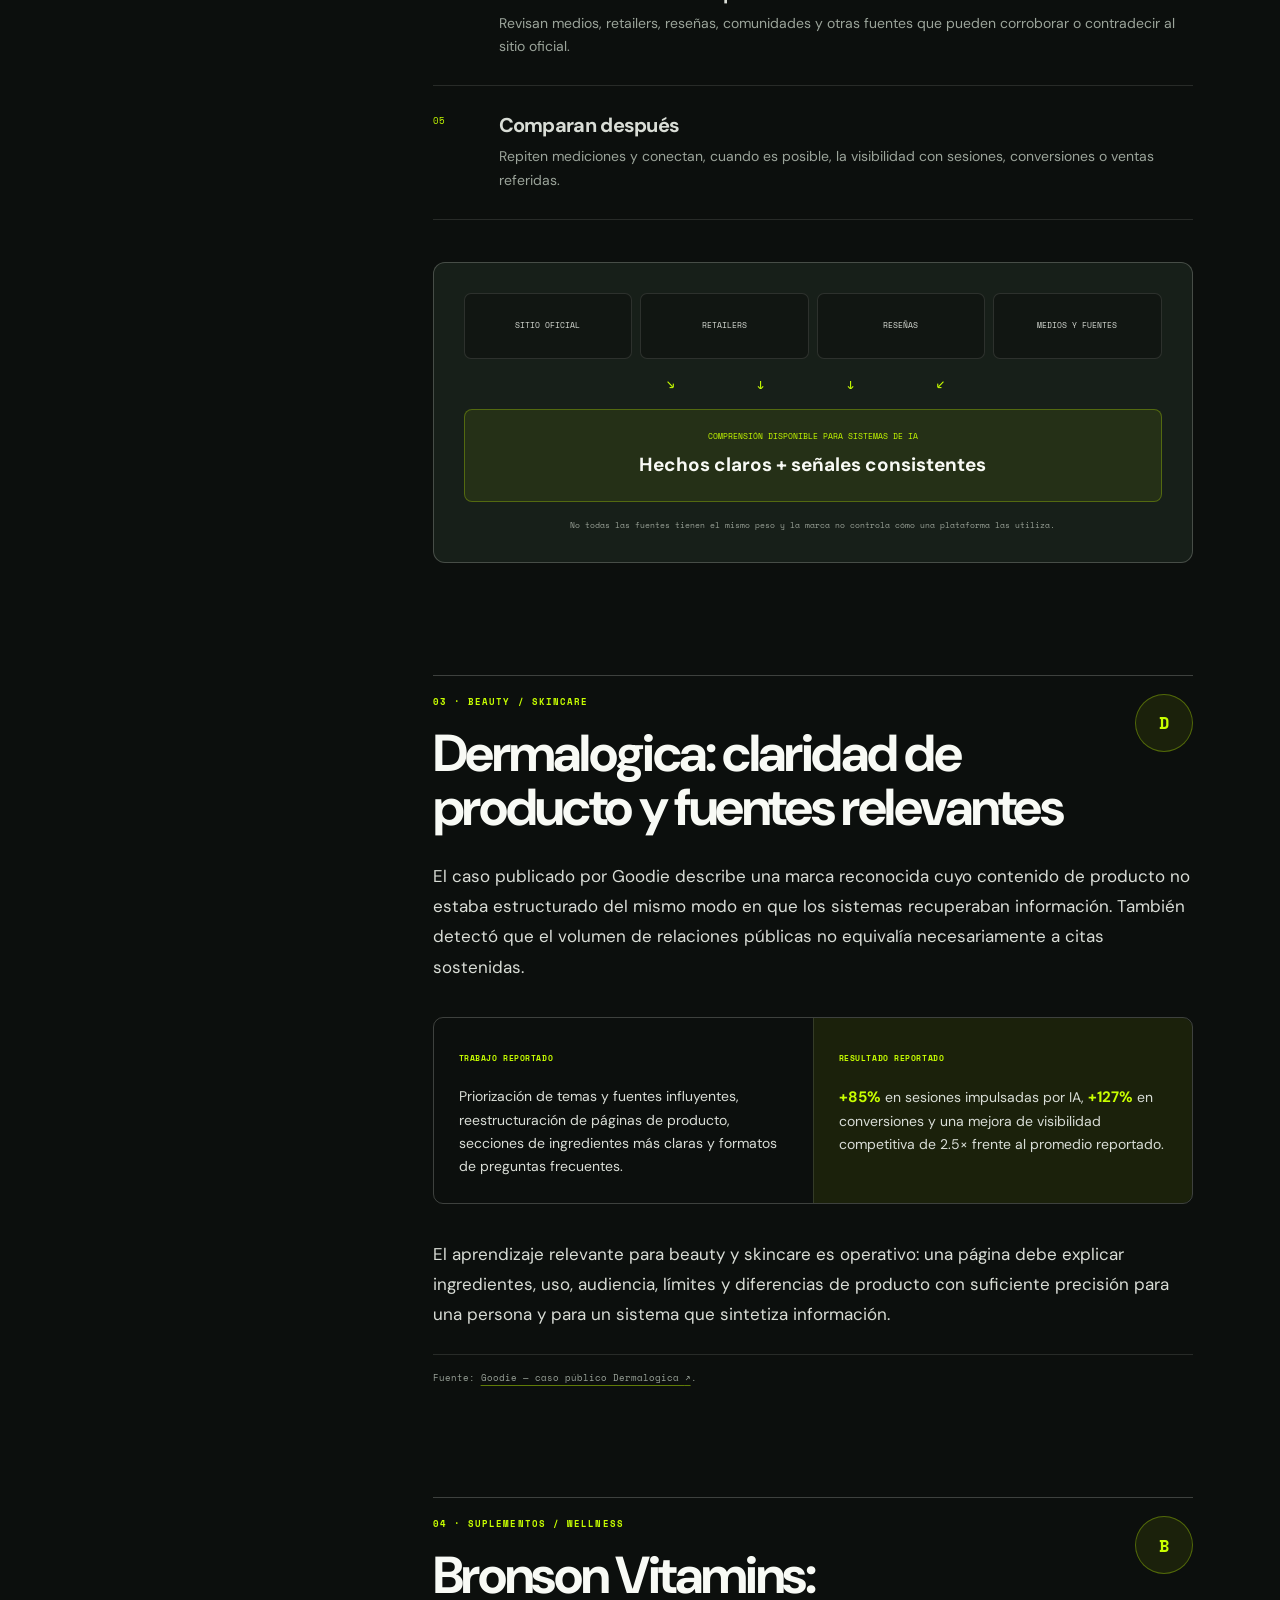
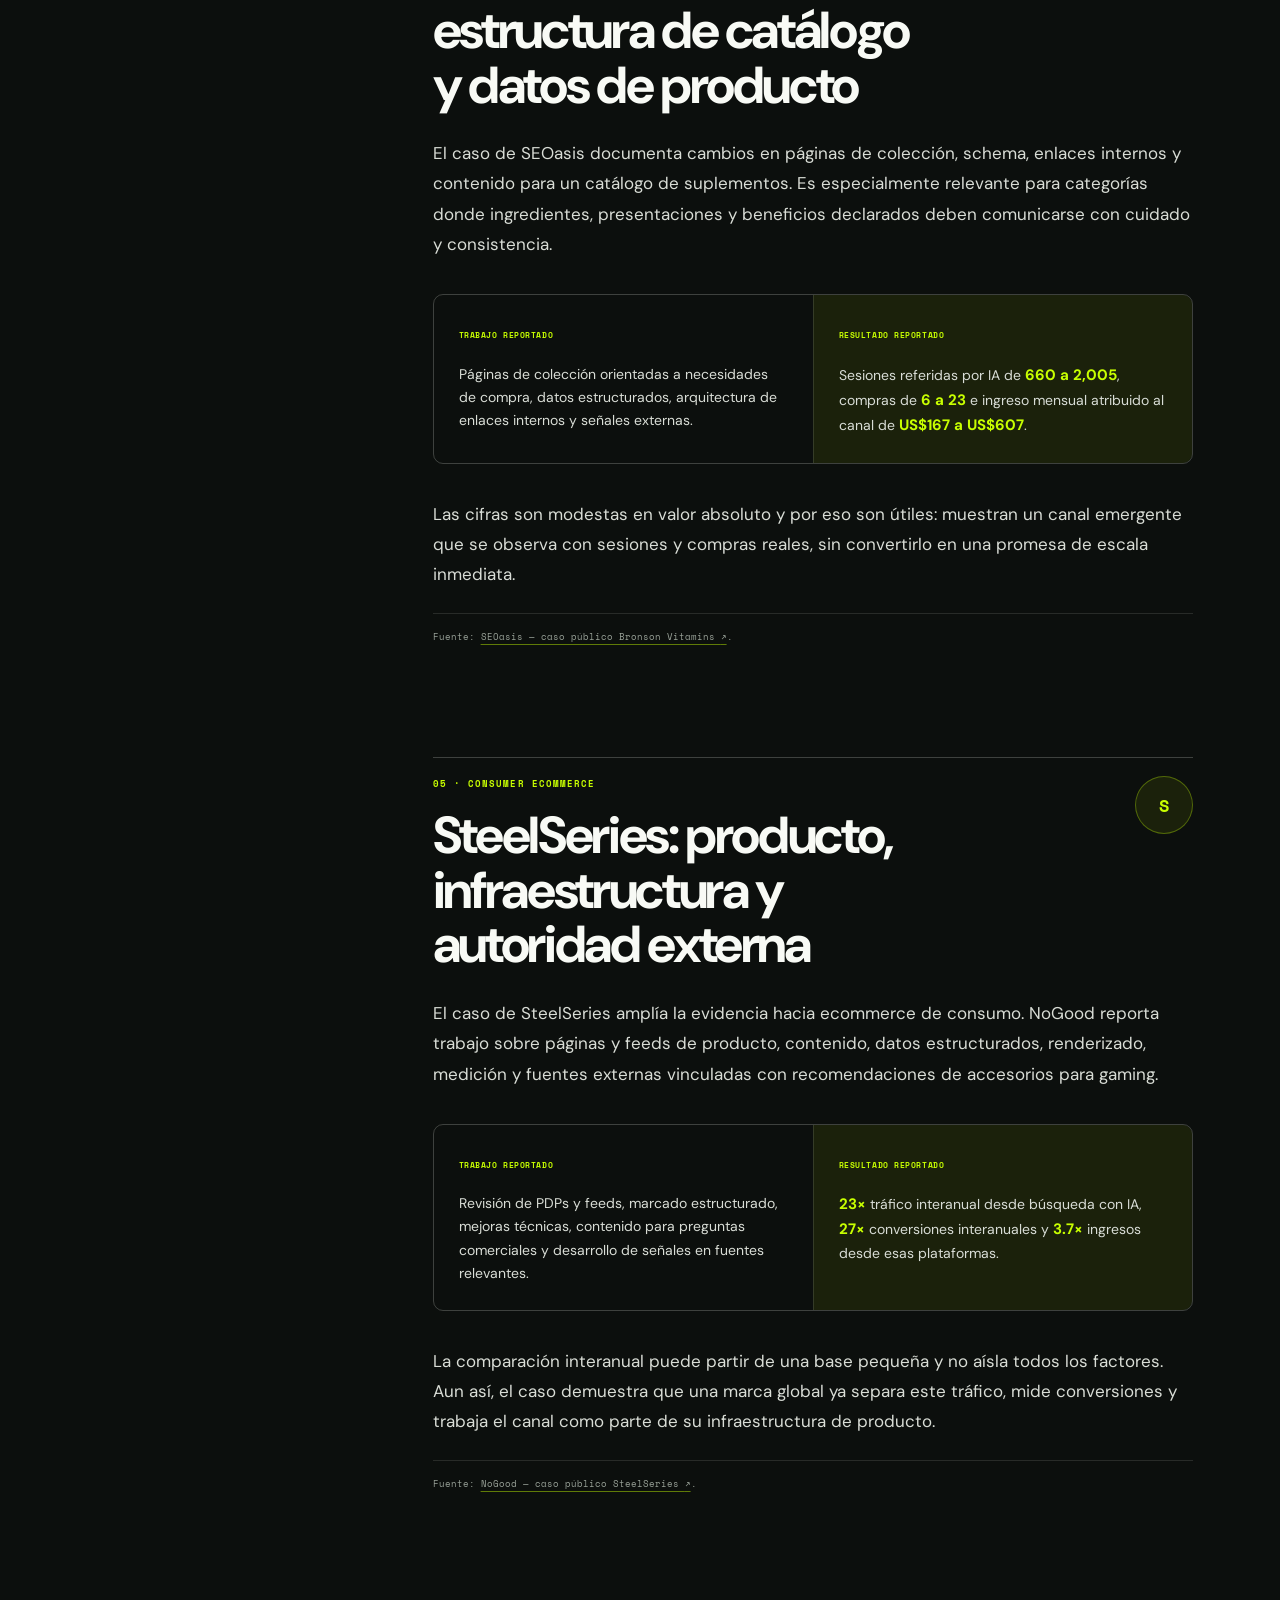
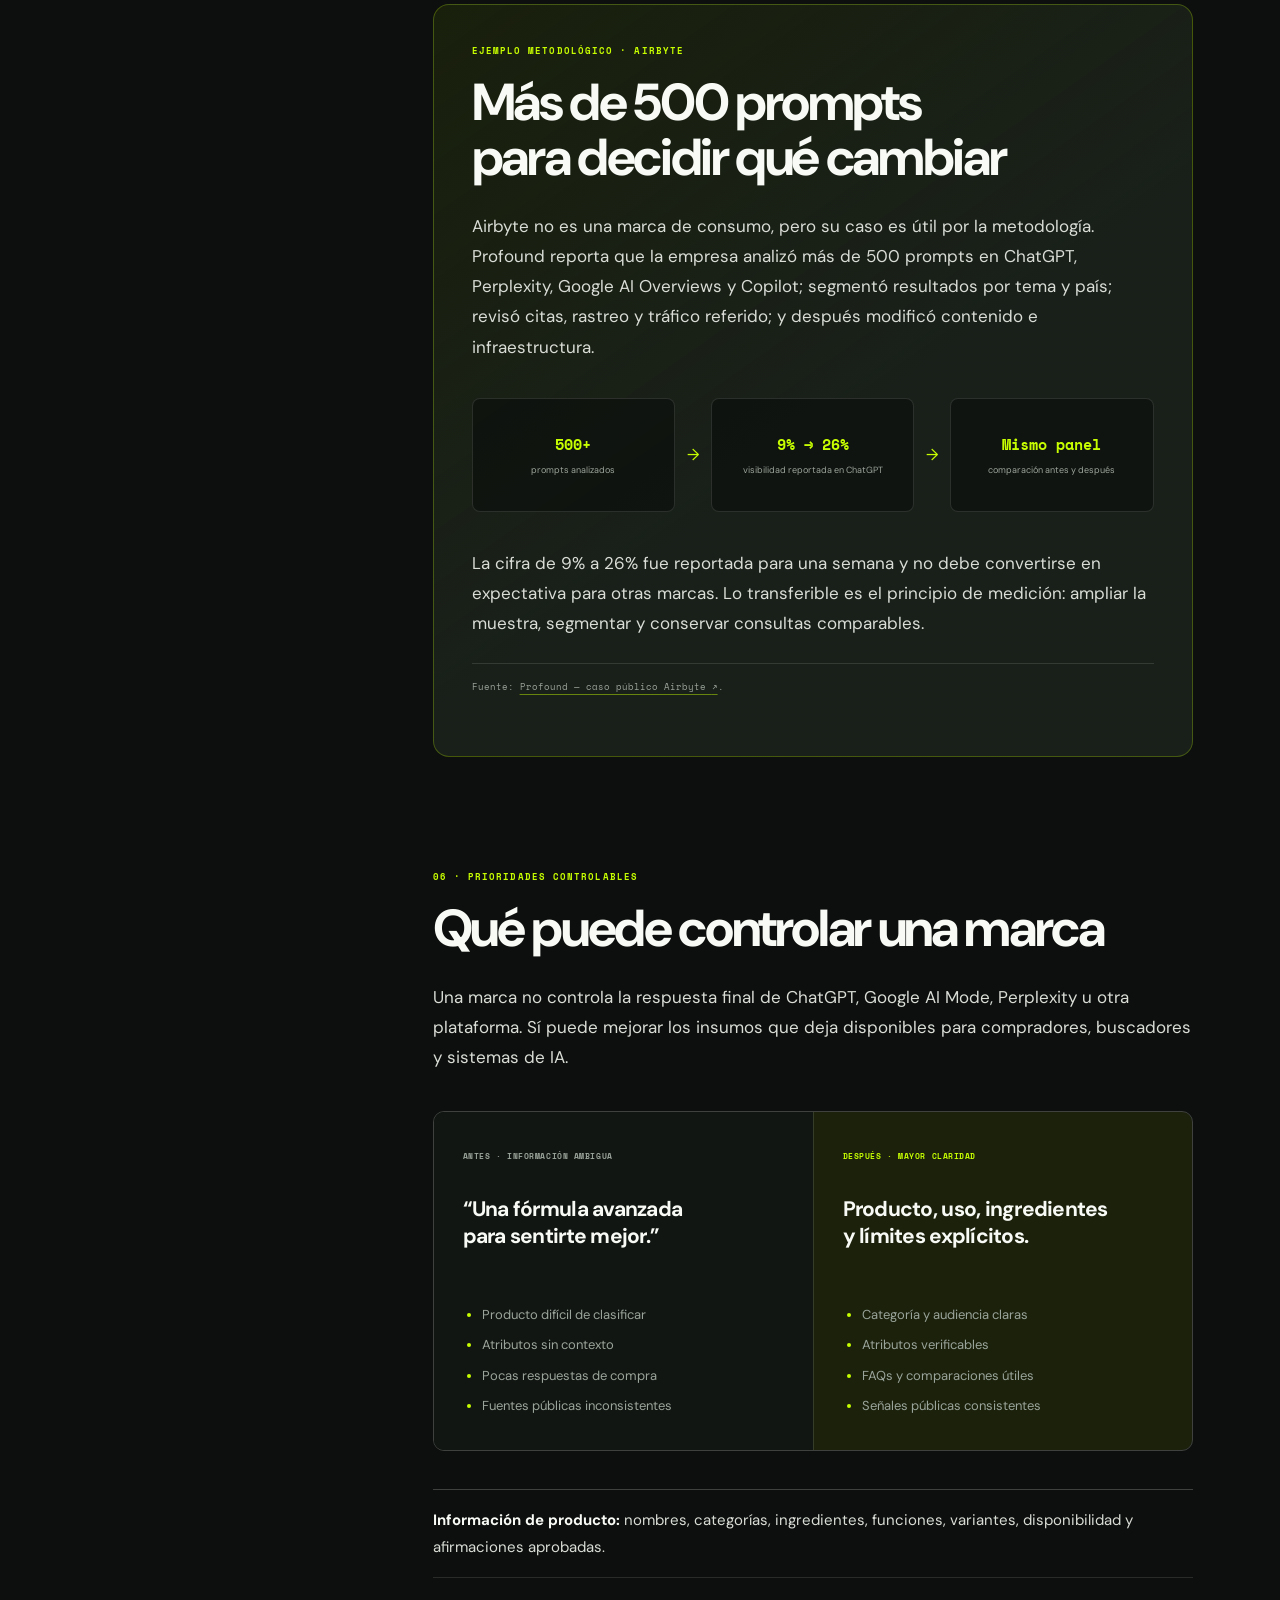
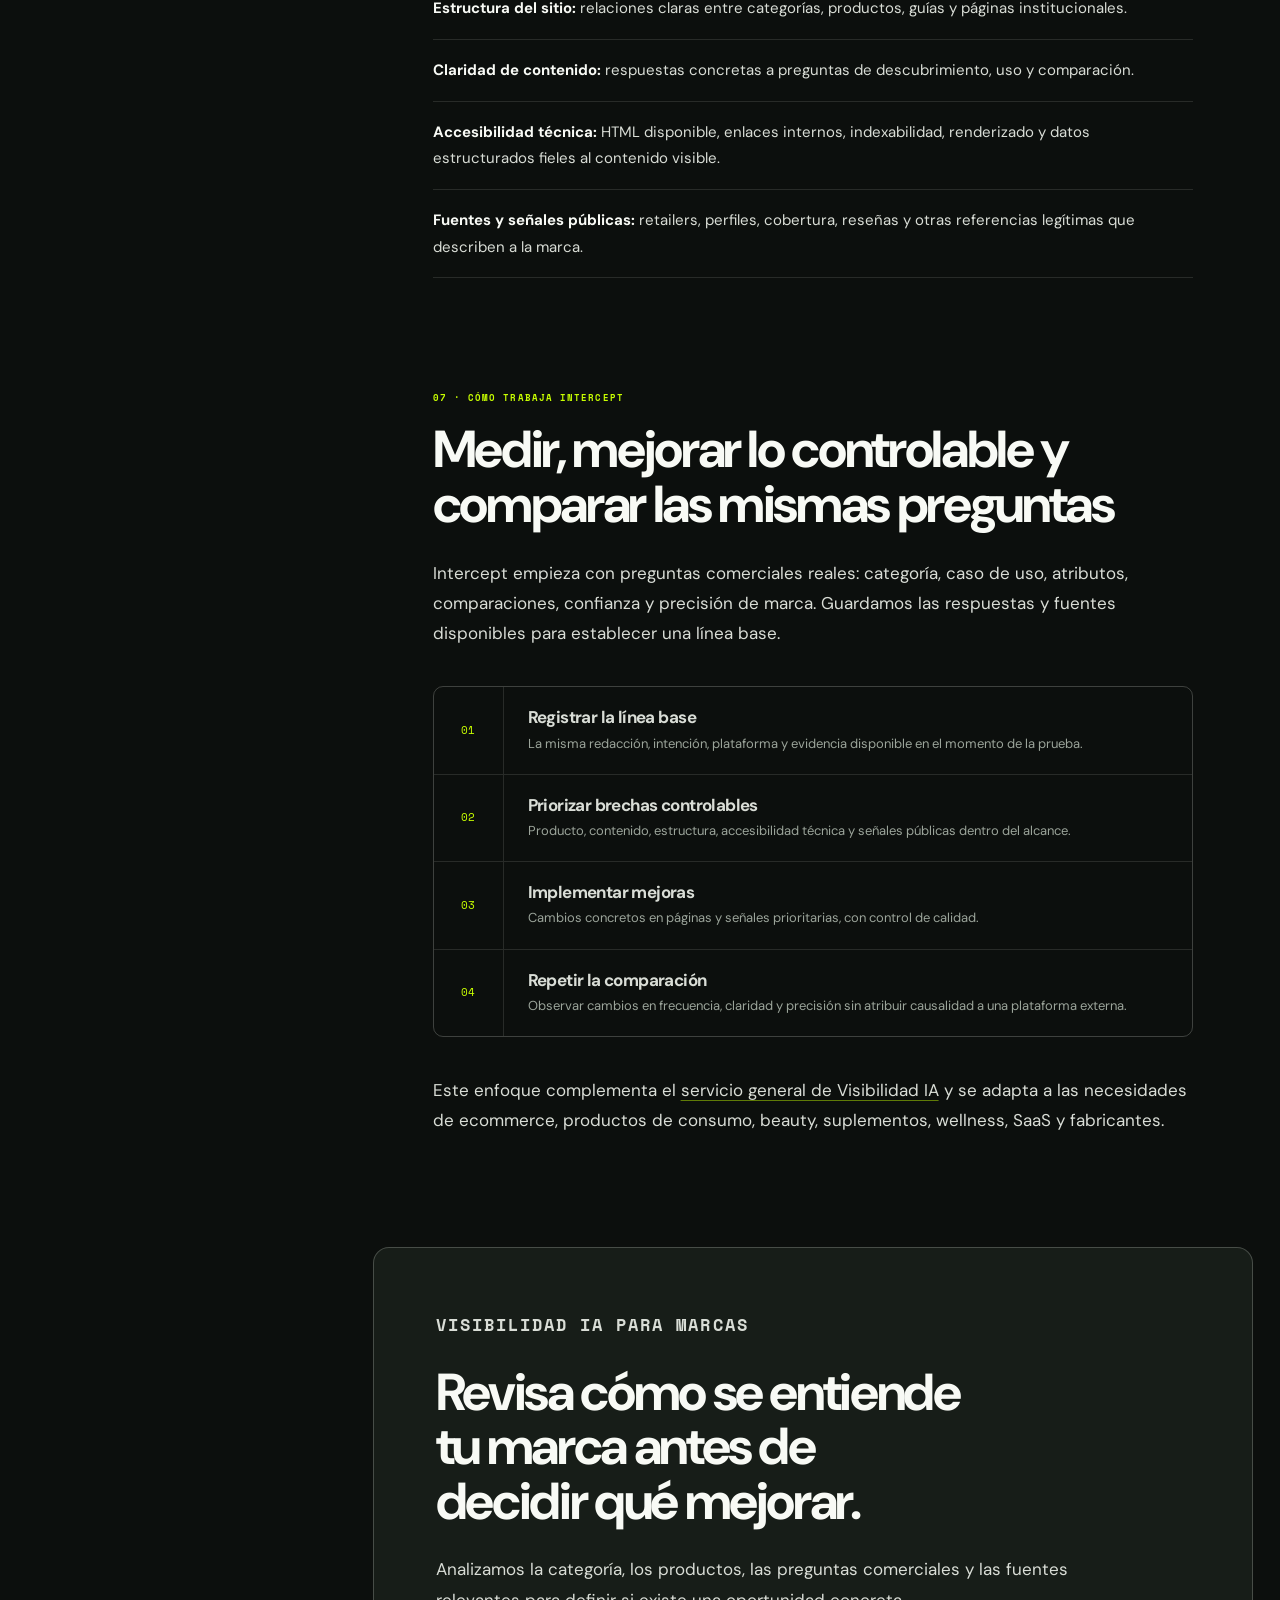
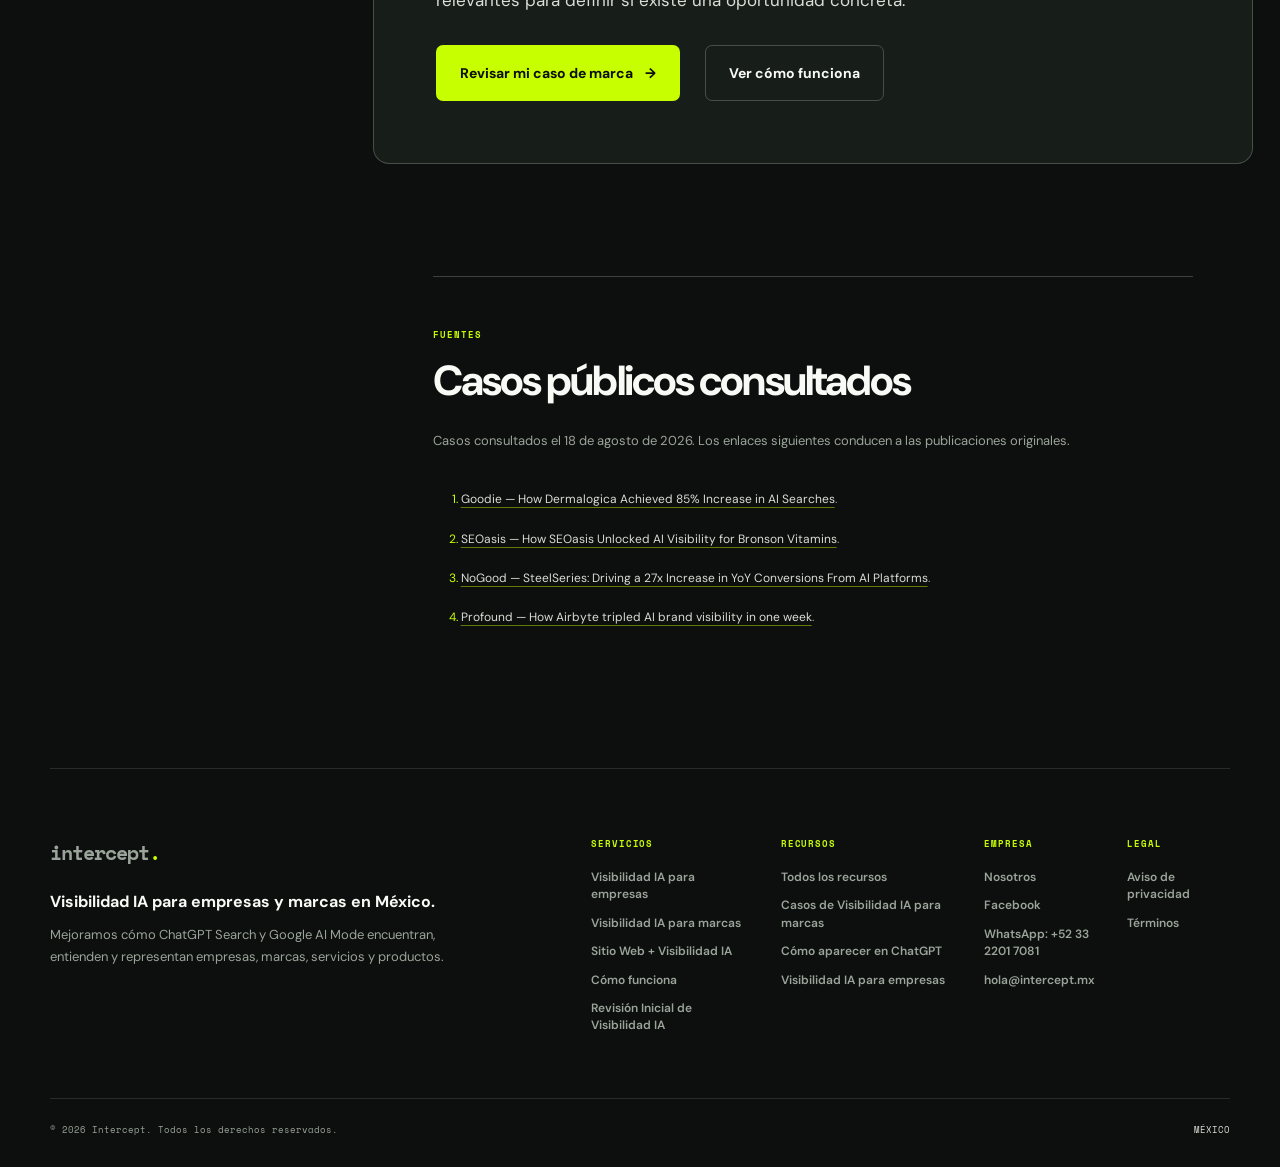
<file: recursos/casos-visibilidad-ia-marcas/index.html>
<!doctype html>
<html lang="es-MX">
<head>
  <!-- Google Tag Manager -->
  <script>
    (function(w,d,s,l,i){w[l]=w[l]||[];w[l].push({'gtm.start':
    new Date().getTime(),event:'gtm.js'});var f=d.getElementsByTagName(s)[0],
    j=d.createElement(s),dl=l!='dataLayer'?'&l='+l:'';j.async=true;j.src=
    'https://www.googletagmanager.com/gtm.js?id='+i+dl;f.parentNode.insertBefore(j,f);
    })(window,document,'script','dataLayer','GTM-K83PTF3G');
  </script>
  <!-- End Google Tag Manager -->
  <meta charset="utf-8">
  <meta name="viewport" content="width=device-width, initial-scale=1">
  <meta name="theme-color" content="#0c0f0d">
  <meta name="description" content="Análisis de ejemplos públicos de Visibilidad IA en beauty, suplementos, ecommerce y SaaS: cambios, resultados publicados y aprendizajes para marcas.">
  <meta property="og:type" content="article">
  <meta property="og:locale" content="es_MX">
  <meta property="og:title" content="Visibilidad IA para marcas: casos públicos | Intercept">
  <meta property="og:description" content="Qué están cambiando Dermalogica, Bronson Vitamins, SteelSeries y Airbyte, qué resultados publicaron y qué pueden aprender otras marcas.">
  <meta property="og:url" content="https://www.intercept.mx/recursos/casos-visibilidad-ia-marcas/">
  <meta property="og:image" content="https://www.intercept.mx/assets/og-casos-visibilidad-ia-marcas.png">
  <meta property="og:image:type" content="image/png">
  <meta property="og:image:width" content="1200">
  <meta property="og:image:height" content="630">
  <meta property="og:image:alt" content="Cómo las marcas se adaptan a la búsqueda con IA: casos de Visibilidad IA de Intercept">
  <meta property="article:published_time" content="2026-08-18">
  <meta property="article:modified_time" content="2026-08-18">
  <meta name="twitter:card" content="summary_large_image">
  <meta name="twitter:title" content="Visibilidad IA para marcas: casos públicos | Intercept">
  <meta name="twitter:description" content="Inteligencia de mercado sobre cómo cuatro marcas están midiendo y mejorando su presencia en búsqueda con IA.">
  <meta name="twitter:image" content="https://www.intercept.mx/assets/og-casos-visibilidad-ia-marcas.png">
  <meta name="twitter:image:alt" content="Cómo las marcas se adaptan a la búsqueda con IA: casos de Visibilidad IA de Intercept">
  <link rel="canonical" href="https://www.intercept.mx/recursos/casos-visibilidad-ia-marcas/">
  <link rel="preconnect" href="https://fonts.googleapis.com">
  <link rel="preconnect" href="https://fonts.gstatic.com" crossorigin>
  <link href="https://fonts.googleapis.com/css2?family=DM+Sans:opsz,wght@9..40,400;9..40,500;9..40,600;9..40,700&amp;family=Space+Mono:wght@400;700&amp;display=swap" rel="stylesheet">
  <link rel="stylesheet" href="../../styles.css">
  <link rel="stylesheet" href="../como-aparecer-en-chatgpt/styles.css">
  <link rel="stylesheet" href="styles.css">
  <link rel="stylesheet" href="../../navigation.css">
  <link rel="stylesheet" href="../../footer.css">
  <title>Visibilidad IA para marcas: casos públicos | Intercept</title>
  <script type="application/ld+json">
  {
    "@context": "https://schema.org",
    "@graph": [
      {
        "@type": "Article",
        "@id": "https://www.intercept.mx/recursos/casos-visibilidad-ia-marcas/#article",
        "mainEntityOfPage": { "@id": "https://www.intercept.mx/recursos/casos-visibilidad-ia-marcas/#webpage" },
        "headline": "Cómo las marcas están adaptándose a la búsqueda con IA",
        "description": "Análisis de ejemplos públicos de Visibilidad IA en beauty, suplementos, ecommerce y SaaS: cambios, resultados publicados y aprendizajes para marcas.",
        "image": "https://www.intercept.mx/assets/og-casos-visibilidad-ia-marcas.png",
        "datePublished": "2026-08-18",
        "dateModified": "2026-08-18",
        "publisher": { "@id": "https://www.intercept.mx/#organization" },
        "inLanguage": "es-MX"
      },
      {
        "@type": "WebPage",
        "@id": "https://www.intercept.mx/recursos/casos-visibilidad-ia-marcas/#webpage",
        "url": "https://www.intercept.mx/recursos/casos-visibilidad-ia-marcas/",
        "name": "Visibilidad IA para marcas: casos públicos | Intercept",
        "isPartOf": { "@id": "https://www.intercept.mx/#website" },
        "breadcrumb": { "@id": "https://www.intercept.mx/recursos/casos-visibilidad-ia-marcas/#breadcrumb" },
        "inLanguage": "es-MX"
      },
      {
        "@type": "BreadcrumbList",
        "@id": "https://www.intercept.mx/recursos/casos-visibilidad-ia-marcas/#breadcrumb",
        "itemListElement": [
          { "@type": "ListItem", "position": 1, "name": "Inicio", "item": "https://www.intercept.mx/" },
          { "@type": "ListItem", "position": 2, "name": "Recursos", "item": "https://www.intercept.mx/recursos/" },
          { "@type": "ListItem", "position": 3, "name": "Casos de Visibilidad IA para marcas" }
        ]
      }
    ]
  }
  </script>
</head>

<body>
  <!-- Google Tag Manager (noscript) -->
  <noscript><iframe src="https://www.googletagmanager.com/ns.html?id=GTM-K83PTF3G" height="0" width="0" style="display:none;visibility:hidden"></iframe></noscript>
  <!-- End Google Tag Manager (noscript) -->
  <a class="skip-link" href="#contenido">Saltar al contenido</a>

  <header class="site-header" data-header data-site-header>
    <a class="brand" href="/" aria-label="Intercept, ir al inicio">intercept<span>.</span></a>
    <button class="nav-toggle" type="button" aria-expanded="false" aria-controls="primary-navigation" aria-label="Abrir menú" data-nav-toggle><span data-nav-label>Menú</span><span class="nav-toggle__icon" aria-hidden="true"></span></button>
    <div class="nav-panel" id="primary-navigation" data-nav-panel>
      <nav class="site-nav" aria-label="Navegación principal">
        <a href="/como-funciona/">Cómo funciona</a>
        <a href="/visibilidad-ia/">Visibilidad IA</a>
        <a href="/visibilidad-ia-para-marcas/">Para marcas</a>
        <a href="/sitio-web-visibilidad-ia/">Sitio web + IA</a>
        <a href="/recursos/">Recursos</a>
        <a href="/nosotros/">Nosotros</a>
      </nav>
      <a class="button button--accent button--small nav-cta" href="/visibilidad-ia-para-marcas/#contacto" data-cta-location="header">Revisar mi caso de marca</a>
    </div>
  </header>

  <main id="contenido">
    <article>
      <header class="section article-hero case-article-hero">
        <nav class="breadcrumbs" aria-label="Migas de pan">
          <ol>
            <li><a href="/">Inicio</a></li>
            <li><a href="/recursos/">Recursos</a></li>
            <li aria-current="page">Casos de Visibilidad IA para marcas</li>
          </ol>
        </nav>
        <div class="hero-layout">
          <div>
            <p class="eyebrow"><span></span> Inteligencia de mercado</p>
            <h1>Cómo las marcas están adaptándose a la búsqueda con IA</h1>
            <p class="article-hero__lead">Algunas empresas ya están tratando la búsqueda con IA como un nuevo canal de descubrimiento. Analizamos qué cambiaron, qué resultados publicaron y qué aprendizajes pueden aplicar otras marcas.</p>
            <div class="article-meta" aria-label="Información de publicación">
              <span>Publicado por <strong>Intercept</strong></span>
              <span>18 de agosto de 2026</span>
              <span>Lectura: 9 min</span>
            </div>
          </div>
          <figure class="discovery-journey" aria-labelledby="journey-caption">
            <figcaption id="journey-caption">Un recorrido de descubrimiento cada vez más común</figcaption>
            <div class="journey-step">
              <span>01</span><div><small>Pregunta</small><strong>“¿Qué opción me conviene?”</strong></div>
            </div>
            <i aria-hidden="true">↓</i>
            <div class="journey-step journey-step--accent">
              <span>02</span><div><small>Respuesta con IA</small><strong>Compara marcas y fuentes</strong></div>
            </div>
            <i aria-hidden="true">↓</i>
            <div class="journey-step">
              <span>03</span><div><small>Consideración</small><strong>El comprador investiga opciones</strong></div>
            </div>
            <p>Diagrama conceptual. La plataforma decide qué presenta en cada respuesta.</p>
          </figure>
        </div>
      </header>

      <div class="article-rule" aria-hidden="true"></div>

      <div class="section article-layout">
        <aside class="toc" aria-labelledby="toc-title">
          <p id="toc-title">En este análisis</p>
          <ol>
            <li><a href="#por-que-importa">Por qué importa</a></li>
            <li><a href="#patrones">Patrones en común</a></li>
            <li><a href="#dermalogica">Beauty y skincare</a></li>
            <li><a href="#bronson">Suplementos</a></li>
            <li><a href="#steelseries">Consumer ecommerce</a></li>
            <li><a href="#controlable">Qué puede controlar una marca</a></li>
            <li><a href="#enfoque-intercept">Enfoque Intercept</a></li>
          </ol>
        </aside>

        <div class="article-content">
          <section class="article-intro" aria-labelledby="nota-evidencia">
            <p class="article-question" id="nota-evidencia">Ejemplos públicos de cómo las marcas están trabajando su Visibilidad IA</p>
            <p>Los siguientes ejemplos corresponden a casos públicos analizados por Intercept. Los resultados y metodologías fueron reportados por sus respectivos autores y no representan resultados garantizados por Intercept.</p>
            <aside class="key-takeaway">
              <span>Criterio de análisis</span>
              <p>Una mejora observada después de cambios en contenido, tecnología o fuentes no permite aislar causalidad. Las plataformas, la demanda, la estacionalidad y otros esfuerzos de marketing también pueden cambiar. El valor de los casos está en ver <strong>qué se midió y qué áreas se trabajaron</strong>.</p>
            </aside>
          </section>

          <section id="por-que-importa">
            <p class="section-number">01 · Descubrimiento de marca</p>
            <h2>Por qué la búsqueda con IA importa para marcas y productos</h2>
            <p>Un comprador ya puede pedir a una plataforma que explique una categoría, compare fórmulas, encuentre un producto para un caso de uso o sugiera alternativas a una marca conocida. La respuesta puede reducir una categoría amplia a unas cuantas opciones antes de que la persona visite una tienda o un sitio.</p>
            <p>Esto no significa que la búsqueda tradicional desaparezca ni que toda respuesta de IA termine en una compra. Significa que aparece un nuevo punto de consideración: la marca puede ser mencionada con claridad, aparecer con información incorrecta o no entrar en la respuesta.</p>
            <div class="decision-grid" aria-label="Aspectos de una decisión de compra asistida por IA">
              <div><span>Descubrir</span><p>Qué marcas existen en una categoría.</p></div>
              <div><span>Entender</span><p>Qué producto hace qué y para quién.</p></div>
              <div><span>Comparar</span><p>Ingredientes, funciones, precio y alternativas.</p></div>
              <div><span>Verificar</span><p>Qué fuentes respaldan los datos presentados.</p></div>
            </div>
            <p>Para una empresa de beauty, wellness, suplementos o ecommerce, mejorar la Visibilidad IA empieza por hacer que la información comercial importante sea más fácil de encontrar, interpretar y corroborar. Si buscas una explicación general del servicio, consulta <a href="/visibilidad-ia-para-marcas/">Visibilidad IA para marcas y productos</a>.</p>
          </section>

          <section id="patrones">
            <p class="section-number">02 · Patrones compartidos</p>
            <h2>Qué tienen en común estos casos de Visibilidad IA</h2>
            <p>Las industrias y las métricas cambian, pero los trabajos publicados se parecen en cinco áreas. Ninguna es una garantía por sí sola.</p>
            <ol class="common-patterns">
              <li><span>01</span><div><h3>Parten de una línea base</h3><p>Definen prompts o temas comerciales y registran dónde aparece la marca, qué se dice y qué fuentes se citan.</p></div></li>
              <li><span>02</span><div><h3>Mejoran páginas comerciales</h3><p>Aclaran categorías, atributos, ingredientes, funciones, diferencias y respuestas a preguntas frecuentes.</p></div></li>
              <li><span>03</span><div><h3>Reducen barreras técnicas</h3><p>Trabajan accesibilidad, renderizado, estructura interna y datos estructurados basados en información visible.</p></div></li>
              <li><span>04</span><div><h3>Observan el ecosistema público</h3><p>Revisan medios, retailers, reseñas, comunidades y otras fuentes que pueden corroborar o contradecir al sitio oficial.</p></div></li>
              <li><span>05</span><div><h3>Comparan después</h3><p>Repiten mediciones y conectan, cuando es posible, la visibilidad con sesiones, conversiones o ventas referidas.</p></div></li>
            </ol>
            <aside class="source-ecosystem" aria-labelledby="ecosystem-title">
              <div class="ecosystem-sources">
                <span>Sitio oficial</span><span>Retailers</span><span>Reseñas</span><span>Medios y fuentes</span>
              </div>
              <div class="ecosystem-arrows" aria-hidden="true">↘ &nbsp; ↓ &nbsp; ↓ &nbsp; ↙</div>
              <div class="ecosystem-core"><small id="ecosystem-title">Comprensión disponible para sistemas de IA</small><strong>Hechos claros + señales consistentes</strong></div>
              <p>No todas las fuentes tienen el mismo peso y la marca no controla cómo una plataforma las utiliza.</p>
            </aside>
          </section>

          <section id="dermalogica" class="case-study-section">
            <div class="case-heading"><div><p class="section-number">03 · Beauty / skincare</p><h2>Dermalogica: claridad de producto y fuentes relevantes</h2></div><span class="case-monogram" aria-hidden="true">D</span></div>
            <p>El caso publicado por Goodie describe una marca reconocida cuyo contenido de producto no estaba estructurado del mismo modo en que los sistemas recuperaban información. También detectó que el volumen de relaciones públicas no equivalía necesariamente a citas sostenidas.</p>
            <div class="case-facts">
              <div><span>Trabajo reportado</span><p>Priorización de temas y fuentes influyentes, reestructuración de páginas de producto, secciones de ingredientes más claras y formatos de preguntas frecuentes.</p></div>
              <div><span>Resultado reportado</span><p><strong>+85%</strong> en sesiones impulsadas por IA, <strong>+127%</strong> en conversiones y una mejora de visibilidad competitiva de 2.5× frente al promedio reportado.</p></div>
            </div>
            <p>El aprendizaje relevante para beauty y skincare es operativo: una página debe explicar ingredientes, uso, audiencia, límites y diferencias de producto con suficiente precisión para una persona y para un sistema que sintetiza información.</p>
            <p class="case-source">Fuente: <a href="https://higoodie.com/case-studies/dermalogica/" target="_blank" rel="noopener noreferrer">Goodie — caso público Dermalogica <span aria-hidden="true">↗</span></a>.</p>
          </section>

          <section id="bronson" class="case-study-section">
            <div class="case-heading"><div><p class="section-number">04 · Suplementos / wellness</p><h2>Bronson Vitamins: estructura de catálogo y datos de producto</h2></div><span class="case-monogram" aria-hidden="true">B</span></div>
            <p>El caso de SEOasis documenta cambios en páginas de colección, schema, enlaces internos y contenido para un catálogo de suplementos. Es especialmente relevante para categorías donde ingredientes, presentaciones y beneficios declarados deben comunicarse con cuidado y consistencia.</p>
            <div class="case-facts">
              <div><span>Trabajo reportado</span><p>Páginas de colección orientadas a necesidades de compra, datos estructurados, arquitectura de enlaces internos y señales externas.</p></div>
              <div><span>Resultado reportado</span><p>Sesiones referidas por IA de <strong>660 a 2,005</strong>, compras de <strong>6 a 23</strong> e ingreso mensual atribuido al canal de <strong>US$167 a US$607</strong>.</p></div>
            </div>
            <p>Las cifras son modestas en valor absoluto y por eso son útiles: muestran un canal emergente que se observa con sesiones y compras reales, sin convertirlo en una promesa de escala inmediata.</p>
            <p class="case-source">Fuente: <a href="https://www.seoasis.io/case-studies/bronson-vitamins" target="_blank" rel="noopener noreferrer">SEOasis — caso público Bronson Vitamins <span aria-hidden="true">↗</span></a>.</p>
          </section>

          <section id="steelseries" class="case-study-section">
            <div class="case-heading"><div><p class="section-number">05 · Consumer ecommerce</p><h2>SteelSeries: producto, infraestructura y autoridad externa</h2></div><span class="case-monogram" aria-hidden="true">S</span></div>
            <p>El caso de SteelSeries amplía la evidencia hacia ecommerce de consumo. NoGood reporta trabajo sobre páginas y feeds de producto, contenido, datos estructurados, renderizado, medición y fuentes externas vinculadas con recomendaciones de accesorios para gaming.</p>
            <div class="case-facts">
              <div><span>Trabajo reportado</span><p>Revisión de PDPs y feeds, marcado estructurado, mejoras técnicas, contenido para preguntas comerciales y desarrollo de señales en fuentes relevantes.</p></div>
              <div><span>Resultado reportado</span><p><strong>23×</strong> tráfico interanual desde búsqueda con IA, <strong>27×</strong> conversiones interanuales y <strong>3.7×</strong> ingresos desde esas plataformas.</p></div>
            </div>
            <p>La comparación interanual puede partir de una base pequeña y no aísla todos los factores. Aun así, el caso demuestra que una marca global ya separa este tráfico, mide conversiones y trabaja el canal como parte de su infraestructura de producto.</p>
            <p class="case-source">Fuente: <a href="https://nogood.io/case-study/steelseries-aeo/" target="_blank" rel="noopener noreferrer">NoGood — caso público SteelSeries <span aria-hidden="true">↗</span></a>.</p>
          </section>

          <section class="methodology-example" aria-labelledby="airbyte-title">
            <p class="section-number">Ejemplo metodológico · Airbyte</p>
            <h2 id="airbyte-title">Más de 500 prompts para decidir qué cambiar</h2>
            <p>Airbyte no es una marca de consumo, pero su caso es útil por la metodología. Profound reporta que la empresa analizó más de 500 prompts en ChatGPT, Perplexity, Google AI Overviews y Copilot; segmentó resultados por tema y país; revisó citas, rastreo y tráfico referido; y después modificó contenido e infraestructura.</p>
            <div class="method-strip" aria-label="Método reportado por Airbyte">
              <span><b>500+</b><small>prompts analizados</small></span>
              <i aria-hidden="true">→</i>
              <span><b>9% → 26%</b><small>visibilidad reportada en ChatGPT</small></span>
              <i aria-hidden="true">→</i>
              <span><b>Mismo panel</b><small>comparación antes y después</small></span>
            </div>
            <p>La cifra de 9% a 26% fue reportada para una semana y no debe convertirse en expectativa para otras marcas. Lo transferible es el principio de medición: ampliar la muestra, segmentar y conservar consultas comparables.</p>
            <p class="case-source">Fuente: <a href="https://www.tryprofound.com/customers/airbyte" target="_blank" rel="noopener noreferrer">Profound — caso público Airbyte <span aria-hidden="true">↗</span></a>.</p>
          </section>

          <section id="controlable">
            <p class="section-number">06 · Prioridades controlables</p>
            <h2>Qué puede controlar una marca</h2>
            <p>Una marca no controla la respuesta final de ChatGPT, Google AI Mode, Perplexity u otra plataforma. Sí puede mejorar los insumos que deja disponibles para compradores, buscadores y sistemas de IA.</p>
            <div class="clarity-comparison" aria-label="Comparación conceptual de información de producto antes y después de mejorar su claridad">
              <div>
                <span>Antes · Información ambigua</span>
                <h3>“Una fórmula avanzada para sentirte mejor.”</h3>
                <ul><li>Producto difícil de clasificar</li><li>Atributos sin contexto</li><li>Pocas respuestas de compra</li><li>Fuentes públicas inconsistentes</li></ul>
              </div>
              <div>
                <span>Después · Mayor claridad</span>
                <h3>Producto, uso, ingredientes y límites explícitos.</h3>
                <ul><li>Categoría y audiencia claras</li><li>Atributos verificables</li><li>FAQs y comparaciones útiles</li><li>Señales públicas consistentes</li></ul>
              </div>
            </div>
            <ul class="control-list">
              <li><strong>Información de producto:</strong> nombres, categorías, ingredientes, funciones, variantes, disponibilidad y afirmaciones aprobadas.</li>
              <li><strong>Estructura del sitio:</strong> relaciones claras entre categorías, productos, guías y páginas institucionales.</li>
              <li><strong>Claridad de contenido:</strong> respuestas concretas a preguntas de descubrimiento, uso y comparación.</li>
              <li><strong>Accesibilidad técnica:</strong> HTML disponible, enlaces internos, indexabilidad, renderizado y datos estructurados fieles al contenido visible.</li>
              <li><strong>Fuentes y señales públicas:</strong> retailers, perfiles, cobertura, reseñas y otras referencias legítimas que describen a la marca.</li>
            </ul>
          </section>

          <section id="enfoque-intercept">
            <p class="section-number">07 · Cómo trabaja Intercept</p>
            <h2>Medir, mejorar lo controlable y comparar las mismas preguntas</h2>
            <p>Intercept empieza con preguntas comerciales reales: categoría, caso de uso, atributos, comparaciones, confianza y precisión de marca. Guardamos las respuestas y fuentes disponibles para establecer una línea base.</p>
            <ol class="priority-flow intercept-flow">
              <li><span>01</span><div><h3>Registrar la línea base</h3><p>La misma redacción, intención, plataforma y evidencia disponible en el momento de la prueba.</p></div></li>
              <li><span>02</span><div><h3>Priorizar brechas controlables</h3><p>Producto, contenido, estructura, accesibilidad técnica y señales públicas dentro del alcance.</p></div></li>
              <li><span>03</span><div><h3>Implementar mejoras</h3><p>Cambios concretos en páginas y señales prioritarias, con control de calidad.</p></div></li>
              <li><span>04</span><div><h3>Repetir la comparación</h3><p>Observar cambios en frecuencia, claridad y precisión sin atribuir causalidad a una plataforma externa.</p></div></li>
            </ol>
            <p>Este enfoque complementa el <a href="/visibilidad-ia/">servicio general de Visibilidad IA</a> y se adapta a las necesidades de ecommerce, productos de consumo, beauty, suplementos, wellness, SaaS y fabricantes.</p>
          </section>

          <section class="article-cta" aria-labelledby="cta-title">
            <p class="kicker">Visibilidad IA para marcas</p>
            <h2 id="cta-title">Revisa cómo se entiende tu marca antes de decidir qué mejorar.</h2>
            <p>Analizamos la categoría, los productos, las preguntas comerciales y las fuentes relevantes para definir si existe una oportunidad concreta.</p>
            <div>
              <a class="button button--accent button--large" href="/visibilidad-ia-para-marcas/#contacto">Revisar mi caso de marca <span aria-hidden="true">→</span></a>
              <a class="button button--outline button--large" href="/visibilidad-ia-para-marcas/#proceso">Ver cómo funciona</a>
            </div>
          </section>

          <section class="references" aria-labelledby="references-title">
            <p class="section-number">Fuentes</p>
            <h2 id="references-title">Casos públicos consultados</h2>
            <p>Casos consultados el 18 de agosto de 2026. Los enlaces siguientes conducen a las publicaciones originales.</p>
            <ol>
              <li><a href="https://higoodie.com/case-studies/dermalogica/" target="_blank" rel="noopener noreferrer">Goodie — How Dermalogica Achieved 85% Increase in AI Searches</a>.</li>
              <li><a href="https://www.seoasis.io/case-studies/bronson-vitamins" target="_blank" rel="noopener noreferrer">SEOasis — How SEOasis Unlocked AI Visibility for Bronson Vitamins</a>.</li>
              <li><a href="https://nogood.io/case-study/steelseries-aeo/" target="_blank" rel="noopener noreferrer">NoGood — SteelSeries: Driving a 27x Increase in YoY Conversions From AI Platforms</a>.</li>
              <li><a href="https://www.tryprofound.com/customers/airbyte" target="_blank" rel="noopener noreferrer">Profound — How Airbyte tripled AI brand visibility in one week</a>.</li>
            </ol>
          </section>
        </div>
      </div>
    </article>
  </main>

  <footer class="global-footer">
    <div class="global-footer__main">
      <div class="global-footer__identity"><a class="brand" href="/" aria-label="Intercept, ir al inicio">intercept<span>.</span></a><strong>Visibilidad IA para empresas y marcas en México.</strong><p>Mejoramos cómo ChatGPT Search y Google AI Mode encuentran, entienden y representan empresas, marcas, servicios y productos.</p></div>
      <div class="global-footer__nav">
        <nav class="global-footer__group" aria-label="Servicios"><p>Servicios</p><a href="/visibilidad-ia/">Visibilidad IA para empresas</a><a href="/visibilidad-ia-para-marcas/">Visibilidad IA para marcas</a><a href="/sitio-web-visibilidad-ia/">Sitio Web + Visibilidad IA</a><a href="/como-funciona/">Cómo funciona</a><a href="/diagnostico-express/">Revisión Inicial de Visibilidad IA</a></nav>
        <nav class="global-footer__group" aria-label="Recursos"><p>Recursos</p><a href="/recursos/">Todos los recursos</a><a href="/recursos/casos-visibilidad-ia-marcas/">Casos de Visibilidad IA para marcas</a><a href="/recursos/como-aparecer-en-chatgpt/">Cómo aparecer en ChatGPT</a><a href="/recursos/visibilidad-ia-para-empresas/">Visibilidad IA para empresas</a></nav>
        <nav class="global-footer__group" aria-label="Empresa"><p>Empresa</p><a href="/nosotros/">Nosotros</a><a href="https://www.facebook.com/intercept.mx" target="_blank" rel="noopener noreferrer">Facebook</a><a href="https://wa.me/523322017081" target="_blank" rel="noopener noreferrer">WhatsApp: +52 33 2201 7081</a><a href="mailto:hola@intercept.mx">hola@intercept.mx</a></nav>
        <nav class="global-footer__group" aria-label="Legal"><p>Legal</p><a href="/aviso-de-privacidad/">Aviso de privacidad</a><a href="/terminos/">Términos</a></nav>
      </div>
    </div>
    <div class="global-footer__bottom"><p>© <span data-year>2026</span> Intercept. Todos los derechos reservados.</p><p class="global-footer__location">México</p></div>
  </footer>

  <script src="../../navigation.js" defer></script>
  <script src="../../script.js" defer></script>
</body>
</html>
</file>
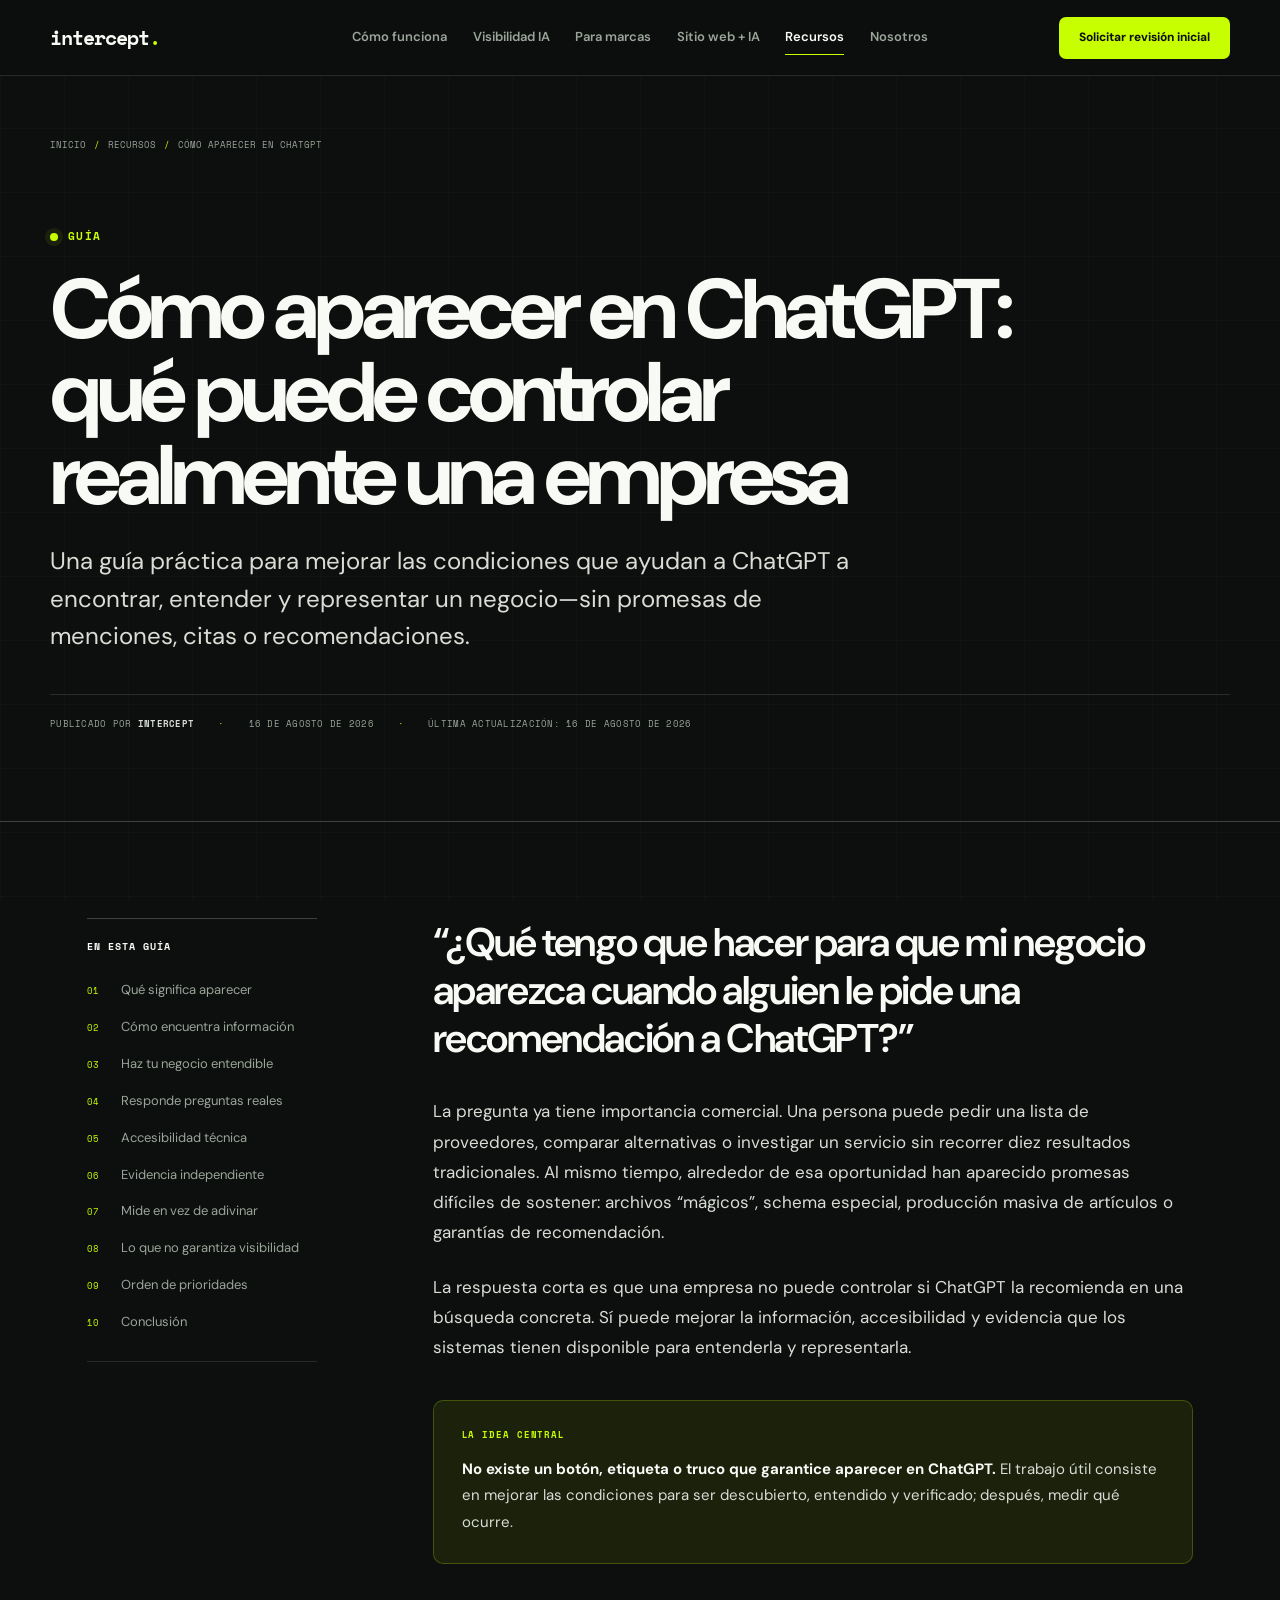
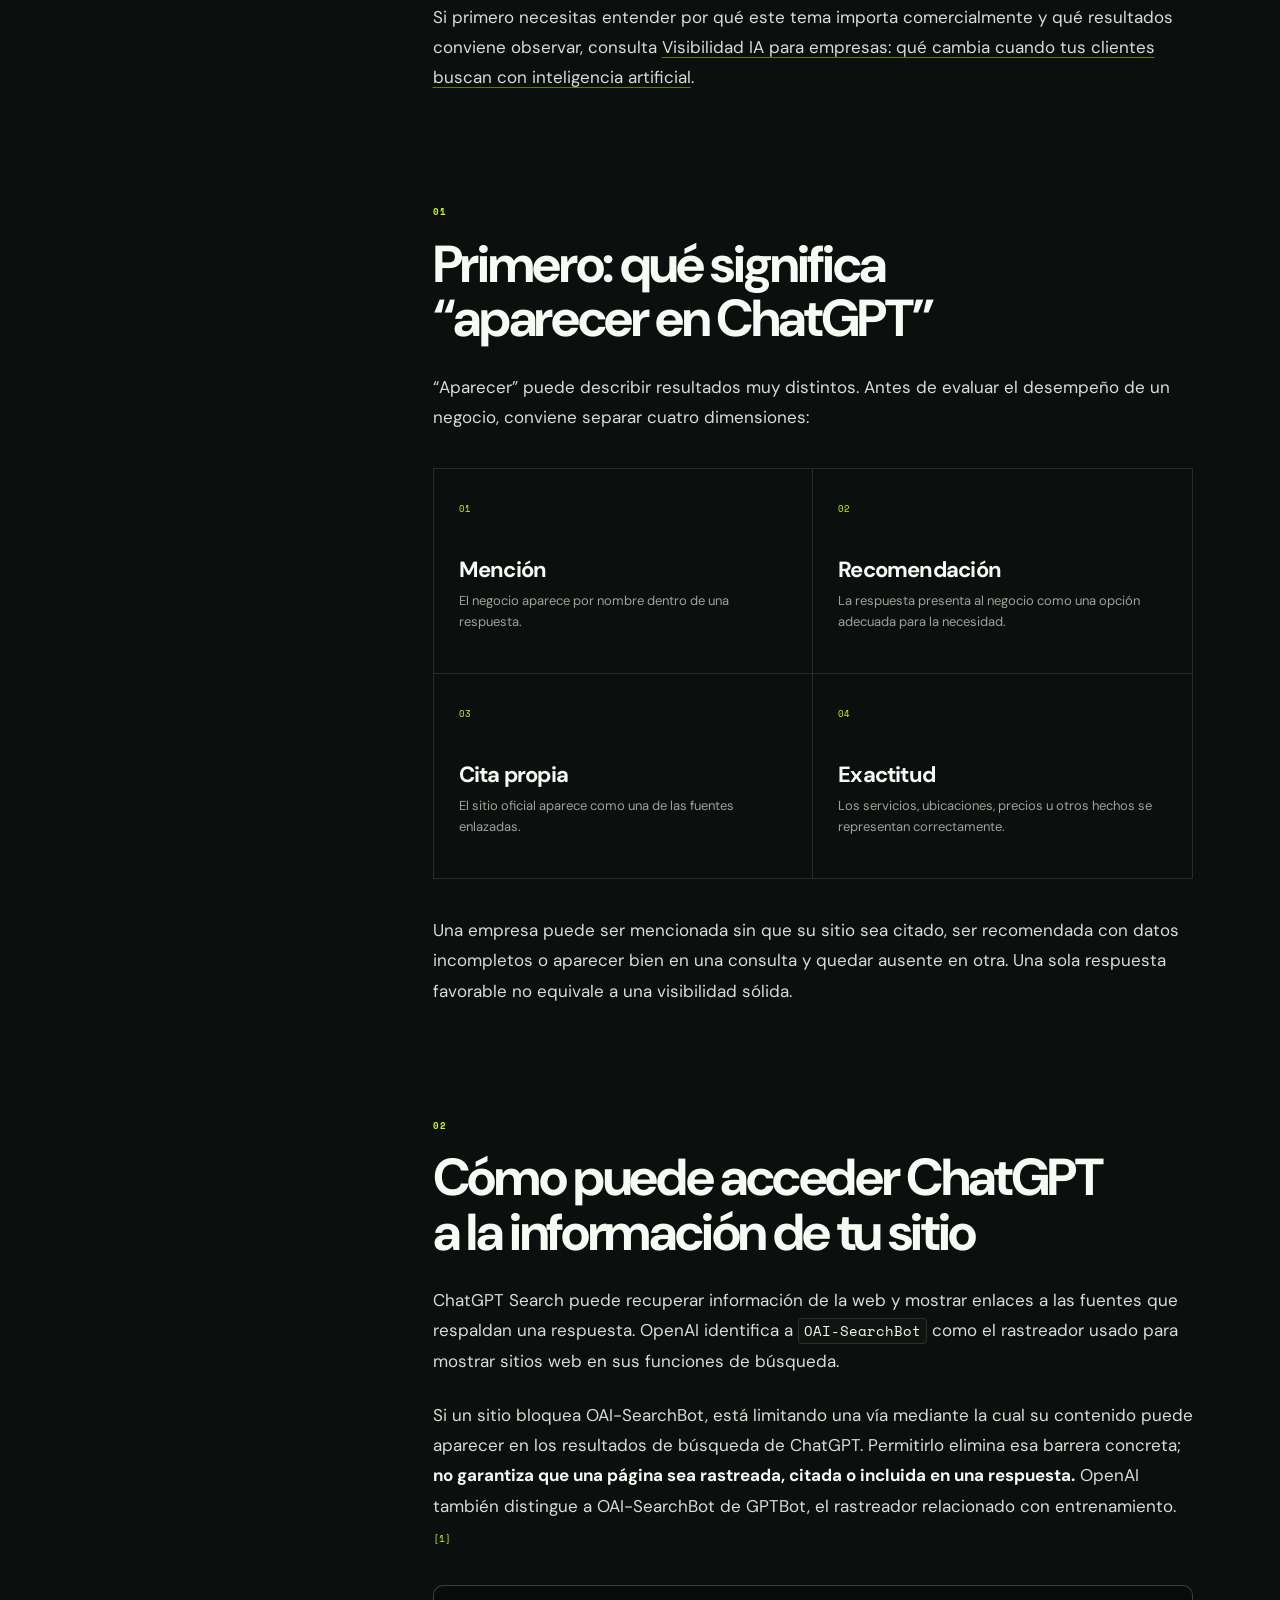
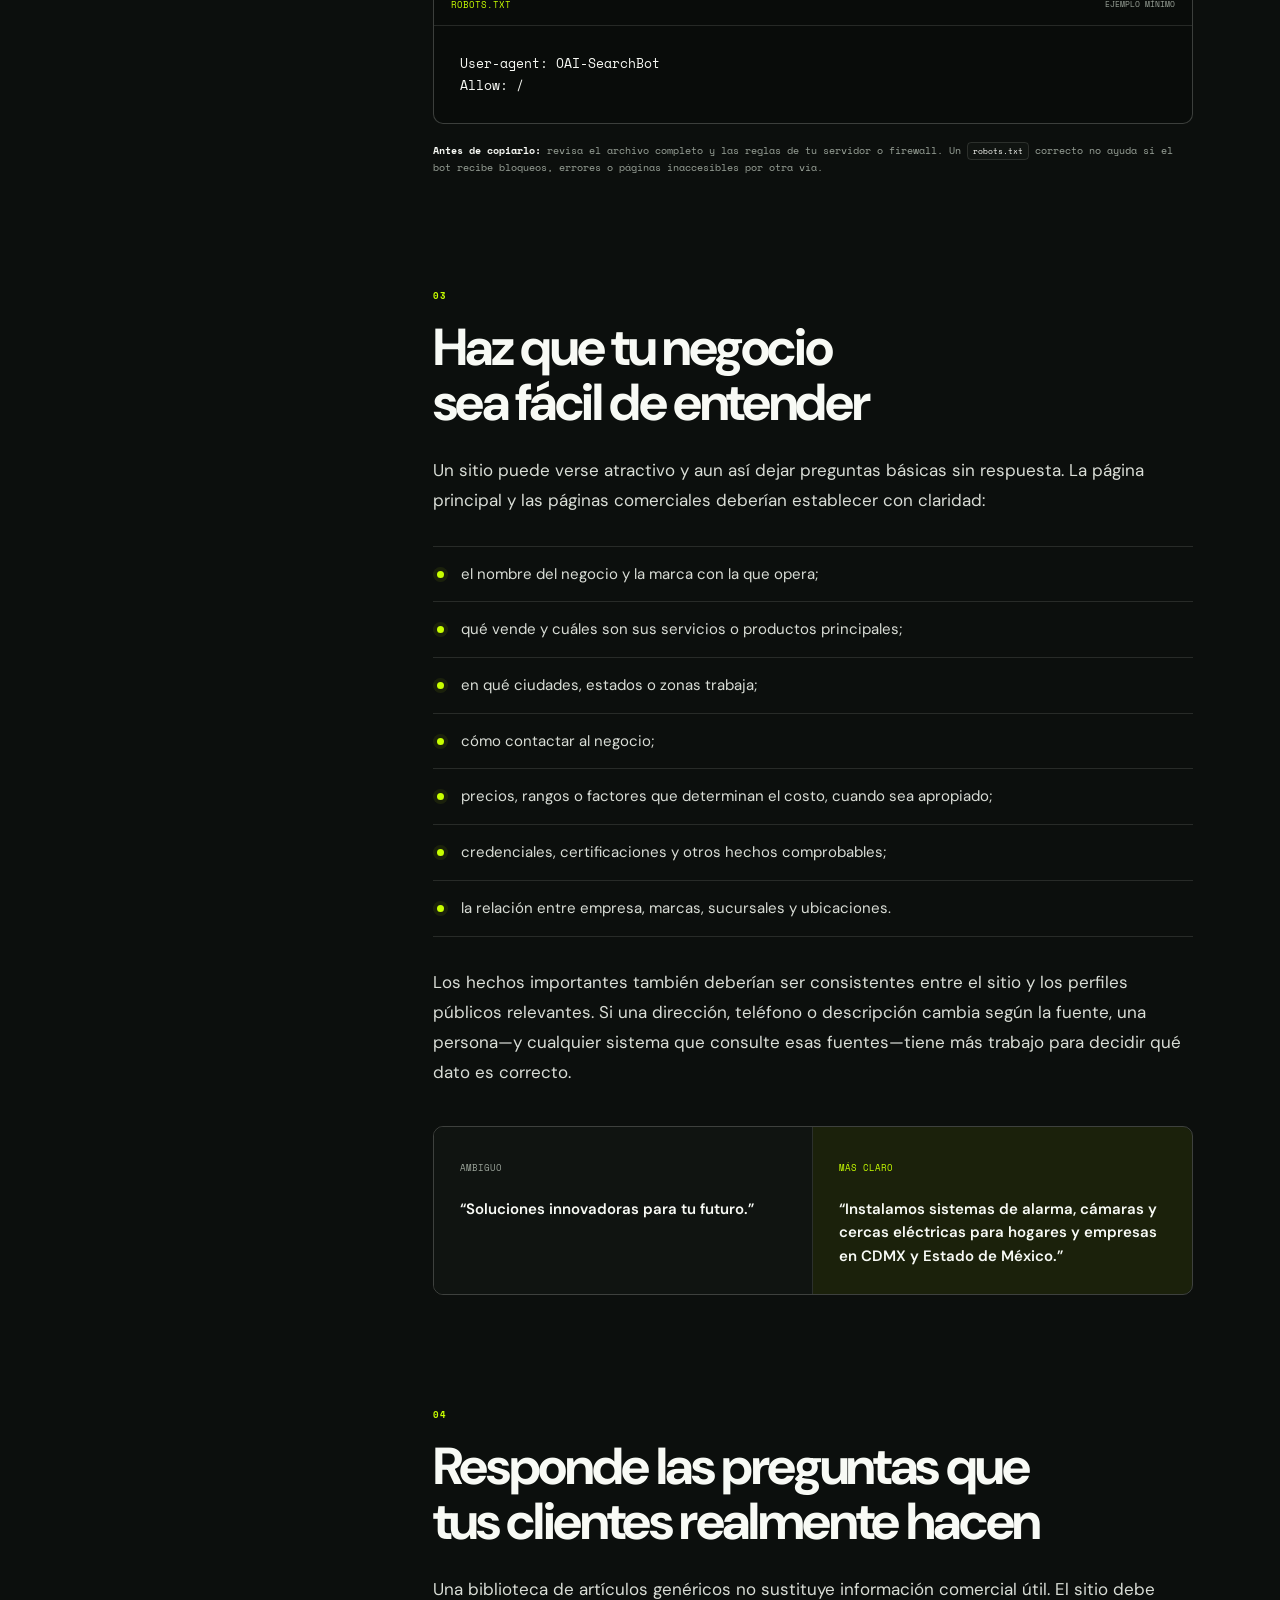
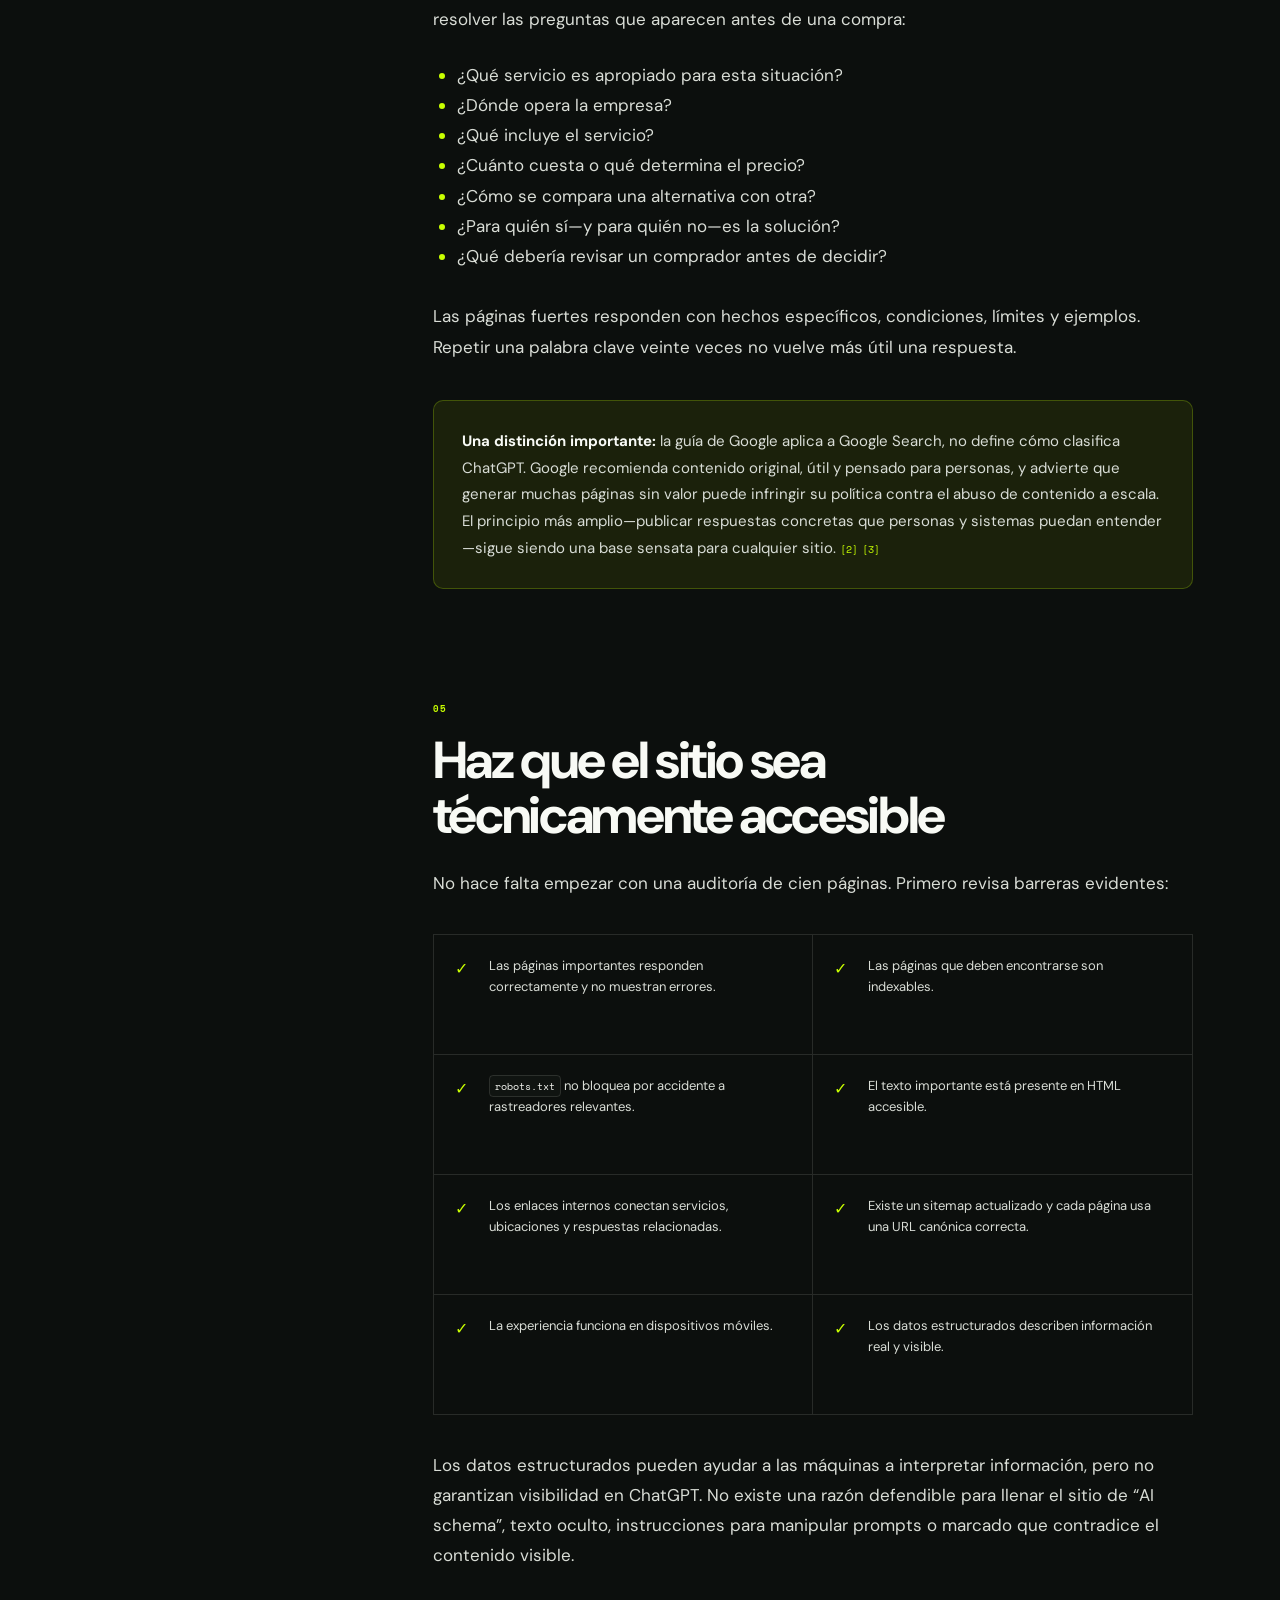
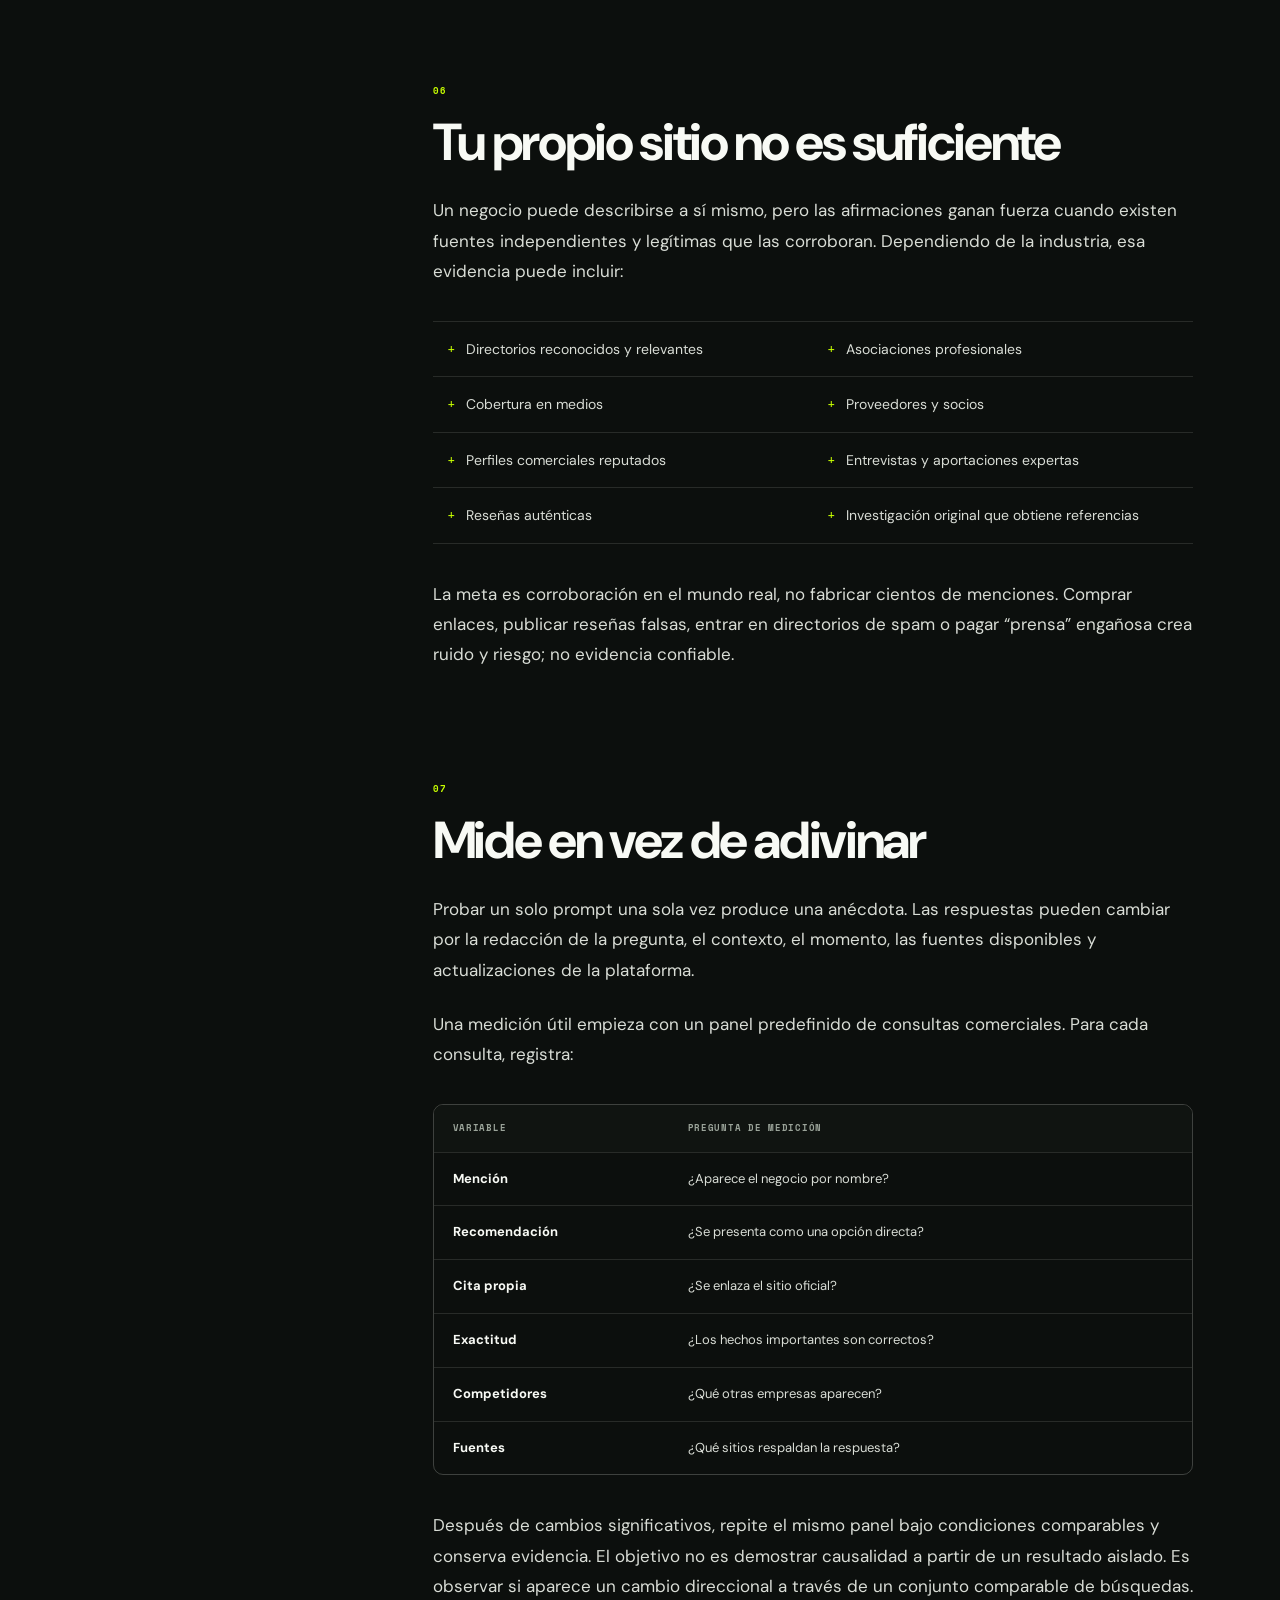
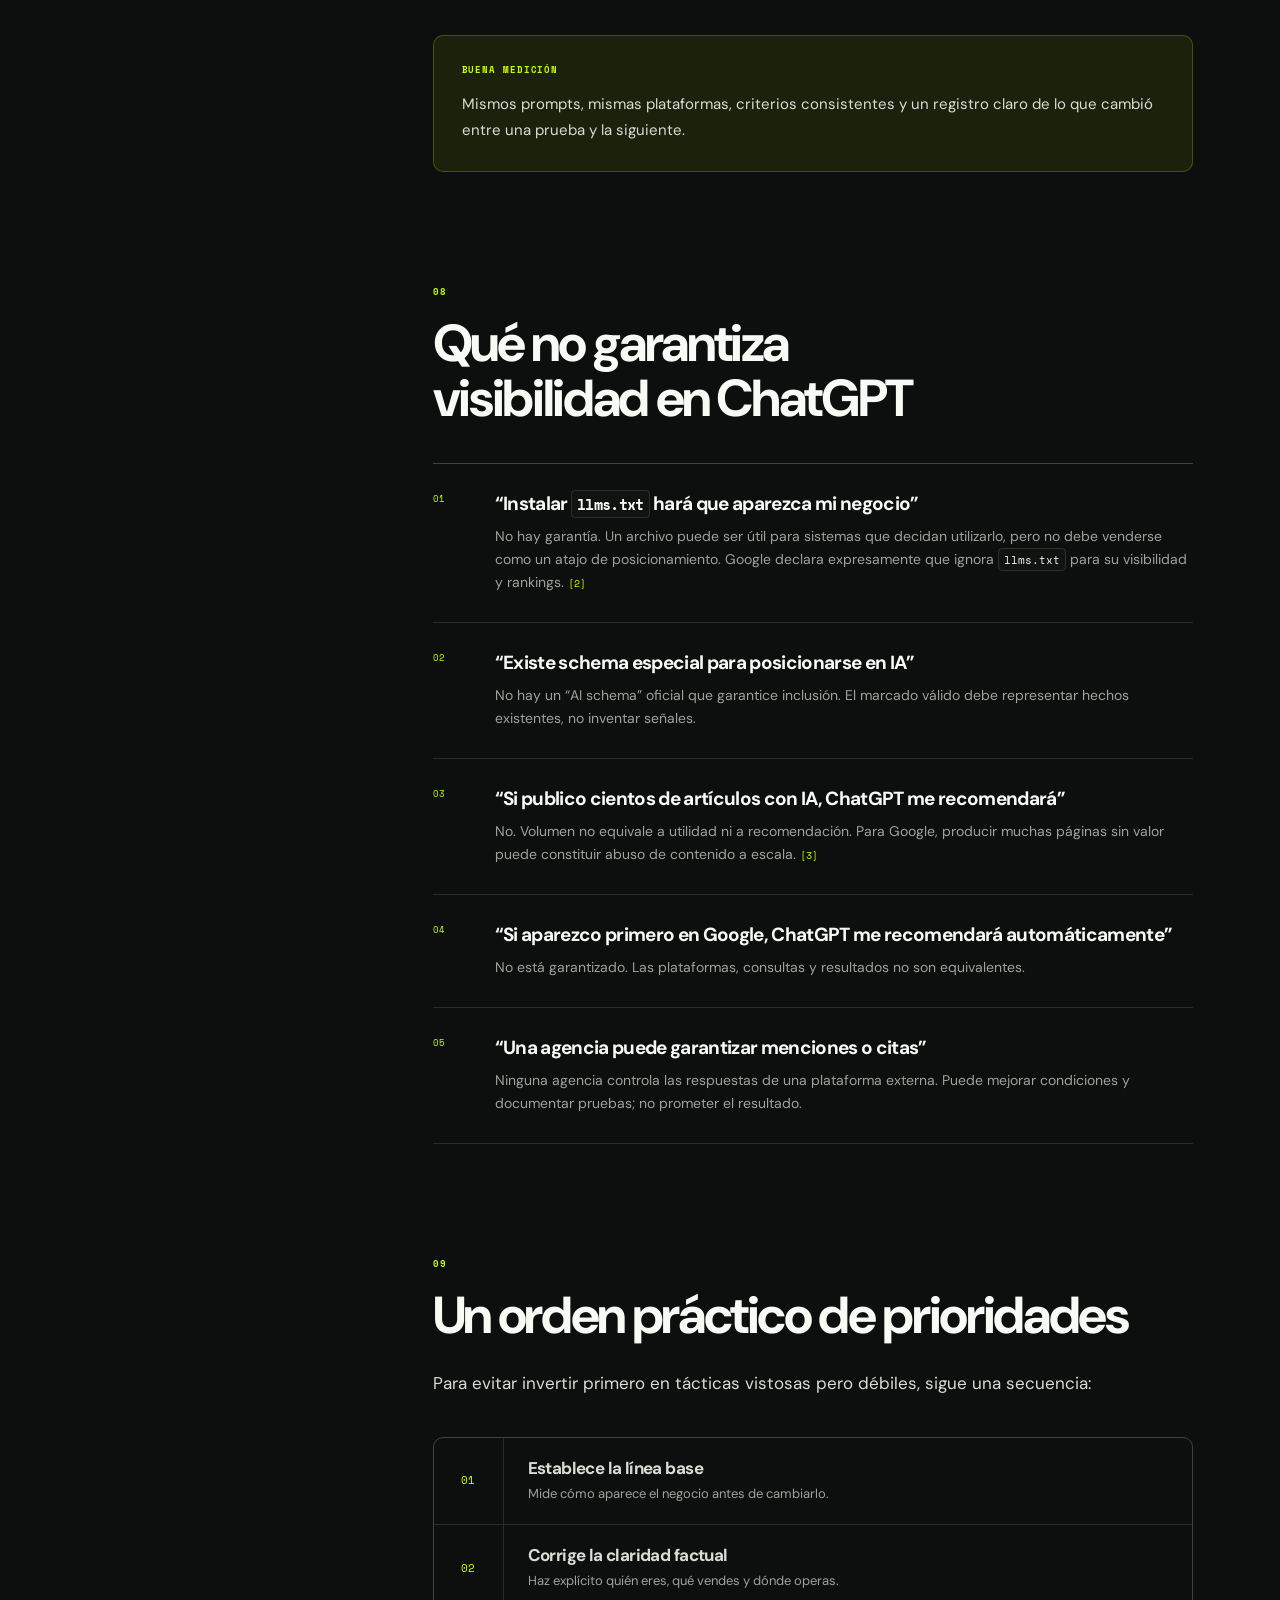
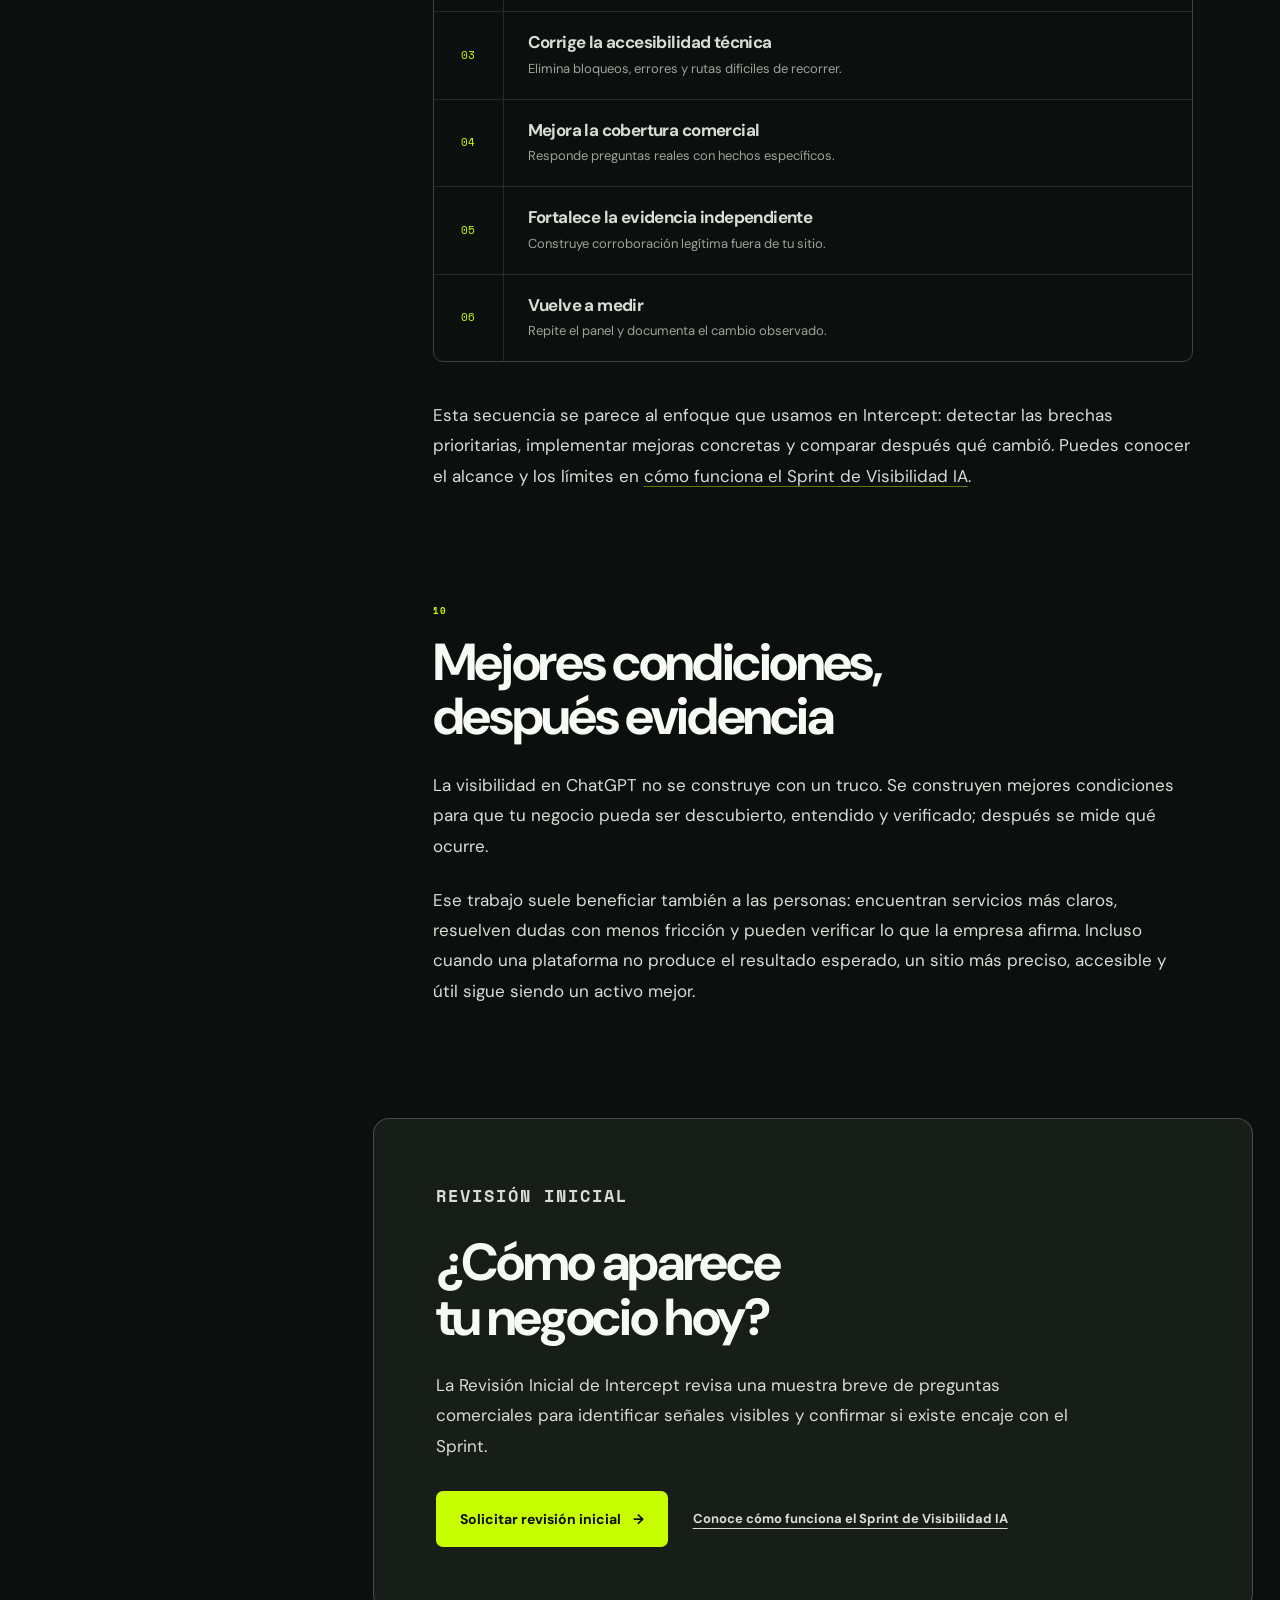
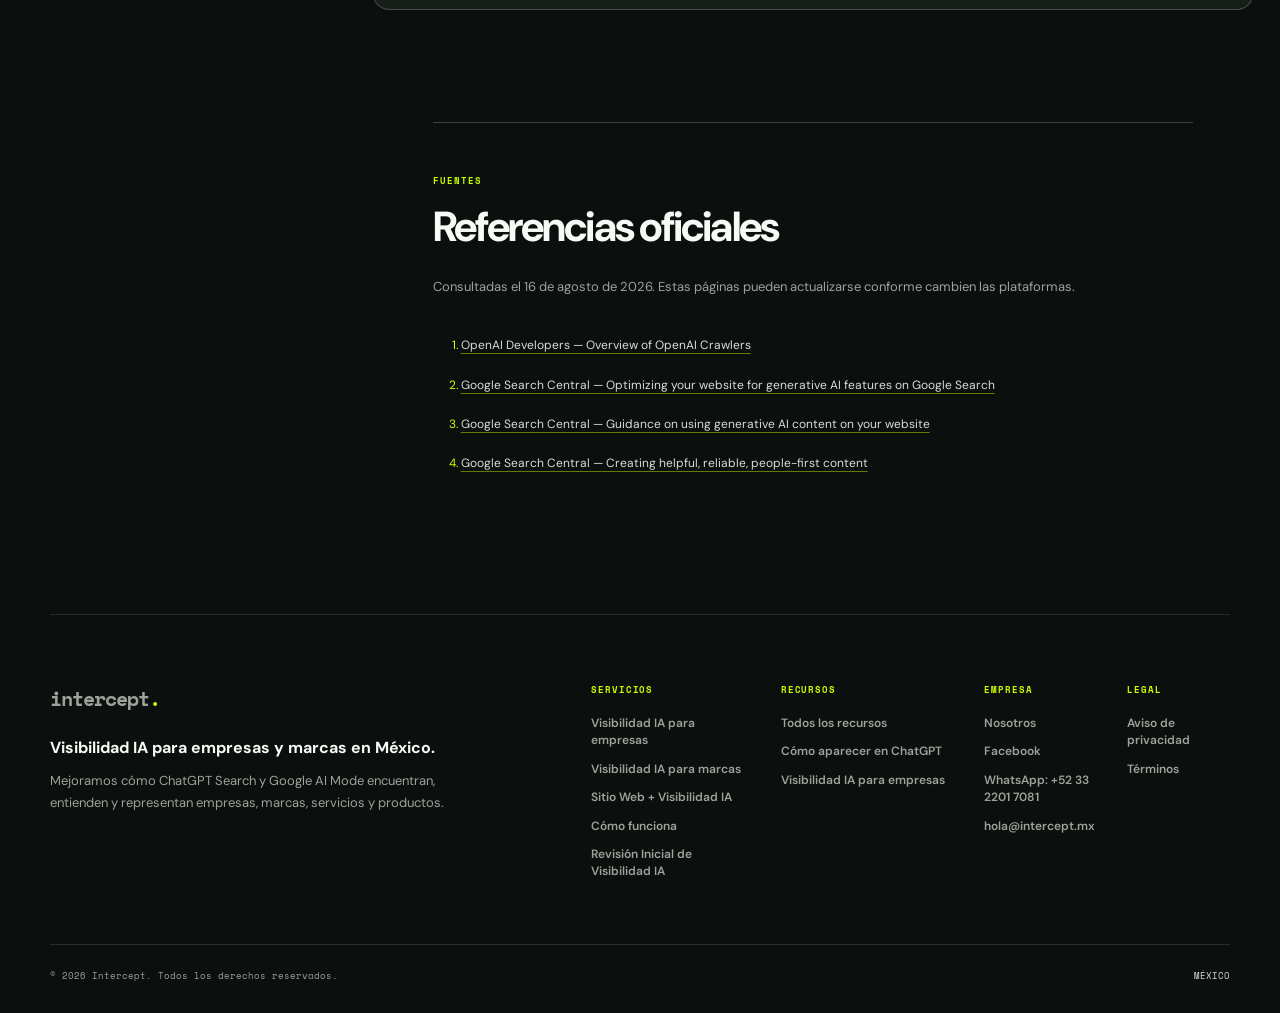
<file: recursos/como-aparecer-en-chatgpt/index.html>
<!doctype html>
<html lang="es-MX">
<head>
  <!-- Google Tag Manager -->
  <script>
    (function(w,d,s,l,i){w[l]=w[l]||[];w[l].push({'gtm.start':
    new Date().getTime(),event:'gtm.js'});var f=d.getElementsByTagName(s)[0],
    j=d.createElement(s),dl=l!='dataLayer'?'&l='+l:'';j.async=true;j.src=
    'https://www.googletagmanager.com/gtm.js?id='+i+dl;f.parentNode.insertBefore(j,f);
    })(window,document,'script','dataLayer','GTM-K83PTF3G');
  </script>
  <!-- End Google Tag Manager -->
  <meta charset="utf-8">
  <meta name="viewport" content="width=device-width, initial-scale=1">
  <meta name="theme-color" content="#0c0f0d">
  <meta name="description" content="Descubre qué puede hacer una empresa para mejorar cómo ChatGPT encuentra, entiende, cita y representa su negocio, y qué resultados nadie puede garantizar.">
  <meta property="og:type" content="article">
  <meta property="og:locale" content="es_MX">
  <meta property="og:title" content="Cómo aparecer en ChatGPT: guía para empresas | Intercept">
  <meta property="og:description" content="Qué puede hacer una empresa para mejorar cómo ChatGPT encuentra, entiende, cita y representa su negocio, y qué resultados nadie puede garantizar.">
  <meta property="og:url" content="https://www.intercept.mx/recursos/como-aparecer-en-chatgpt/">
  <meta property="og:image" content="https://www.intercept.mx/assets/og-intercept.png">
  <meta property="og:image:width" content="1200">
  <meta property="og:image:height" content="630">
  <meta property="og:image:alt" content="Intercept: guía para entender cómo aparecer en ChatGPT">
  <meta property="article:published_time" content="2026-08-16">
  <meta property="article:modified_time" content="2026-08-16">
  <meta name="twitter:card" content="summary_large_image">
  <meta name="twitter:title" content="Cómo aparecer en ChatGPT: guía para empresas | Intercept">
  <meta name="twitter:description" content="Qué puede controlar una empresa para ser más fácil de encontrar, entender y verificar en ChatGPT Search.">
  <meta name="twitter:image" content="https://www.intercept.mx/assets/og-intercept.png">
  <link rel="canonical" href="https://www.intercept.mx/recursos/como-aparecer-en-chatgpt/">
  <link rel="preconnect" href="https://fonts.googleapis.com">
  <link rel="preconnect" href="https://fonts.gstatic.com" crossorigin>
  <link href="https://fonts.googleapis.com/css2?family=DM+Sans:opsz,wght@9..40,400;9..40,500;9..40,600;9..40,700&amp;family=Space+Mono:wght@400;700&amp;display=swap" rel="stylesheet">
  <link rel="stylesheet" href="../../styles.css">
  <link rel="stylesheet" href="styles.css">
  <link rel="stylesheet" href="../../navigation.css">
  <link rel="stylesheet" href="../../footer.css">
  <title>Cómo aparecer en ChatGPT: guía para empresas | Intercept</title>
  <script type="application/ld+json">
  {
    "@context": "https://schema.org",
    "@type": "Article",
    "@id": "https://www.intercept.mx/recursos/como-aparecer-en-chatgpt/#article",
    "mainEntityOfPage": {
      "@type": "WebPage",
      "@id": "https://www.intercept.mx/recursos/como-aparecer-en-chatgpt/"
    },
    "headline": "Cómo aparecer en ChatGPT: qué puede controlar realmente una empresa",
    "description": "Descubre qué puede hacer una empresa para mejorar cómo ChatGPT encuentra, entiende, cita y representa su negocio, y qué resultados nadie puede garantizar.",
    "datePublished": "2026-08-16",
    "dateModified": "2026-08-16",
    "publisher": { "@id": "https://www.intercept.mx/#organization" },
    "inLanguage": "es-MX"
  }
  </script>
</head>

<body>
  <!-- Google Tag Manager (noscript) -->
  <noscript>
    <iframe src="https://www.googletagmanager.com/ns.html?id=GTM-K83PTF3G"
    height="0" width="0" style="display:none;visibility:hidden"></iframe>
  </noscript>
  <!-- End Google Tag Manager (noscript) -->
  <a class="skip-link" href="#contenido">Saltar al contenido</a>

  <header class="site-header" data-header data-site-header>
    <a class="brand" href="/" aria-label="Intercept, ir al inicio">intercept<span>.</span></a>
    <button class="nav-toggle" type="button" aria-expanded="false" aria-controls="primary-navigation" aria-label="Abrir menú" data-nav-toggle><span data-nav-label>Menú</span><span class="nav-toggle__icon" aria-hidden="true"></span></button>
    <div class="nav-panel" id="primary-navigation" data-nav-panel>
      <nav class="site-nav" aria-label="Navegación principal">
        <a href="/como-funciona/">Cómo funciona</a>
        <a href="/visibilidad-ia/">Visibilidad IA</a>
        <a href="/visibilidad-ia-para-marcas/">Para marcas</a>
        <a href="/sitio-web-visibilidad-ia/">Sitio web + IA</a>
        <a href="/recursos/">Recursos</a>
        <a href="/nosotros/">Nosotros</a>
      </nav>
      <a class="button button--accent button--small nav-cta" href="/diagnostico-express/" data-cta-location="header">Solicitar revisión inicial</a>
    </div>
  </header>

  <main id="contenido">
    <article>
      <header class="section article-hero">
        <nav class="breadcrumbs" aria-label="Migas de pan">
          <ol>
            <li><a href="/">Inicio</a></li>
            <li><a href="/recursos/">Recursos</a></li>
            <li aria-current="page">Cómo aparecer en ChatGPT</li>
          </ol>
        </nav>
        <p class="eyebrow"><span></span> Guía</p>
        <h1>Cómo aparecer en ChatGPT: qué puede controlar realmente una empresa</h1>
        <p class="article-hero__lead">Una guía práctica para mejorar las condiciones que ayudan a ChatGPT a encontrar, entender y representar un negocio—sin promesas de menciones, citas o recomendaciones.</p>
        <div class="article-meta" aria-label="Información de publicación">
          <span>Publicado por <strong>Intercept</strong></span>
          <span>16 de agosto de 2026</span>
          <span>Última actualización: <time datetime="2026-08-16">16 de agosto de 2026</time></span>
        </div>
      </header>

      <div class="article-rule" aria-hidden="true"></div>

      <div class="section article-layout">
        <aside class="toc" aria-labelledby="toc-title">
          <p id="toc-title">En esta guía</p>
          <ol>
            <li><a href="#significa">Qué significa aparecer</a></li>
            <li><a href="#como-encuentra">Cómo encuentra información</a></li>
            <li><a href="#entender">Haz tu negocio entendible</a></li>
            <li><a href="#preguntas">Responde preguntas reales</a></li>
            <li><a href="#accesibilidad">Accesibilidad técnica</a></li>
            <li><a href="#evidencia">Evidencia independiente</a></li>
            <li><a href="#medir">Mide en vez de adivinar</a></li>
            <li><a href="#mitos">Lo que no garantiza visibilidad</a></li>
            <li><a href="#prioridades">Orden de prioridades</a></li>
            <li><a href="#conclusion">Conclusión</a></li>
          </ol>
        </aside>

        <div class="article-content">
          <section class="article-intro" aria-labelledby="pregunta-inicial">
            <p class="article-question" id="pregunta-inicial">“¿Qué tengo que hacer para que mi negocio aparezca cuando alguien le pide una recomendación a ChatGPT?”</p>
            <p>La pregunta ya tiene importancia comercial. Una persona puede pedir una lista de proveedores, comparar alternativas o investigar un servicio sin recorrer diez resultados tradicionales. Al mismo tiempo, alrededor de esa oportunidad han aparecido promesas difíciles de sostener: archivos “mágicos”, schema especial, producción masiva de artículos o garantías de recomendación.</p>
            <p>La respuesta corta es que una empresa no puede controlar si ChatGPT la recomienda en una búsqueda concreta. Sí puede mejorar la información, accesibilidad y evidencia que los sistemas tienen disponible para entenderla y representarla.</p>
            <aside class="key-takeaway">
              <span>La idea central</span>
              <p><strong>No existe un botón, etiqueta o truco que garantice aparecer en ChatGPT.</strong> El trabajo útil consiste en mejorar las condiciones para ser descubierto, entendido y verificado; después, medir qué ocurre.</p>
            </aside>
            <p>Si primero necesitas entender por qué este tema importa comercialmente y qué resultados conviene observar, consulta <a href="/recursos/visibilidad-ia-para-empresas/">Visibilidad IA para empresas: qué cambia cuando tus clientes buscan con inteligencia artificial</a>.</p>
          </section>

          <section id="significa">
            <p class="section-number">01</p>
            <h2>Primero: qué significa “aparecer en ChatGPT”</h2>
            <p>“Aparecer” puede describir resultados muy distintos. Antes de evaluar el desempeño de un negocio, conviene separar cuatro dimensiones:</p>
            <div class="outcome-grid">
              <article><span>01</span><h3>Mención</h3><p>El negocio aparece por nombre dentro de una respuesta.</p></article>
              <article><span>02</span><h3>Recomendación</h3><p>La respuesta presenta al negocio como una opción adecuada para la necesidad.</p></article>
              <article><span>03</span><h3>Cita propia</h3><p>El sitio oficial aparece como una de las fuentes enlazadas.</p></article>
              <article><span>04</span><h3>Exactitud</h3><p>Los servicios, ubicaciones, precios u otros hechos se representan correctamente.</p></article>
            </div>
            <p>Una empresa puede ser mencionada sin que su sitio sea citado, ser recomendada con datos incompletos o aparecer bien en una consulta y quedar ausente en otra. Una sola respuesta favorable no equivale a una visibilidad sólida.</p>
          </section>

          <section id="como-encuentra">
            <p class="section-number">02</p>
            <h2>Cómo puede acceder ChatGPT a la información de tu sitio</h2>
            <p>ChatGPT Search puede recuperar información de la web y mostrar enlaces a las fuentes que respaldan una respuesta. OpenAI identifica a <code>OAI-SearchBot</code> como el rastreador usado para mostrar sitios web en sus funciones de búsqueda.</p>
            <p>Si un sitio bloquea OAI-SearchBot, está limitando una vía mediante la cual su contenido puede aparecer en los resultados de búsqueda de ChatGPT. Permitirlo elimina esa barrera concreta; <strong>no garantiza que una página sea rastreada, citada o incluida en una respuesta.</strong> OpenAI también distingue a OAI-SearchBot de GPTBot, el rastreador relacionado con entrenamiento. <a class="citation" href="https://developers.openai.com/api/docs/bots" target="_blank" rel="noopener" aria-label="Ver fuente 1: documentación de rastreadores de OpenAI">[1]</a></p>
            <div class="code-example">
              <div><span>robots.txt</span><small>Ejemplo mínimo</small></div>
              <pre><code>User-agent: OAI-SearchBot
Allow: /</code></pre>
            </div>
            <p class="article-note"><strong>Antes de copiarlo:</strong> revisa el archivo completo y las reglas de tu servidor o firewall. Un <code>robots.txt</code> correcto no ayuda si el bot recibe bloqueos, errores o páginas inaccesibles por otra vía.</p>
          </section>

          <section id="entender">
            <p class="section-number">03</p>
            <h2>Haz que tu negocio sea fácil de entender</h2>
            <p>Un sitio puede verse atractivo y aun así dejar preguntas básicas sin respuesta. La página principal y las páginas comerciales deberían establecer con claridad:</p>
            <ul class="check-list">
              <li>el nombre del negocio y la marca con la que opera;</li>
              <li>qué vende y cuáles son sus servicios o productos principales;</li>
              <li>en qué ciudades, estados o zonas trabaja;</li>
              <li>cómo contactar al negocio;</li>
              <li>precios, rangos o factores que determinan el costo, cuando sea apropiado;</li>
              <li>credenciales, certificaciones y otros hechos comprobables;</li>
              <li>la relación entre empresa, marcas, sucursales y ubicaciones.</li>
            </ul>
            <p>Los hechos importantes también deberían ser consistentes entre el sitio y los perfiles públicos relevantes. Si una dirección, teléfono o descripción cambia según la fuente, una persona—y cualquier sistema que consulte esas fuentes—tiene más trabajo para decidir qué dato es correcto.</p>
            <div class="before-after" aria-label="Ejemplo de mensaje ambiguo y mensaje claro">
              <div><span>Ambiguo</span><p>“Soluciones innovadoras para tu futuro.”</p></div>
              <div><span>Más claro</span><p>“Instalamos sistemas de alarma, cámaras y cercas eléctricas para hogares y empresas en CDMX y Estado de México.”</p></div>
            </div>
          </section>

          <section id="preguntas">
            <p class="section-number">04</p>
            <h2>Responde las preguntas que tus clientes realmente hacen</h2>
            <p>Una biblioteca de artículos genéricos no sustituye información comercial útil. El sitio debe resolver las preguntas que aparecen antes de una compra:</p>
            <ul>
              <li>¿Qué servicio es apropiado para esta situación?</li>
              <li>¿Dónde opera la empresa?</li>
              <li>¿Qué incluye el servicio?</li>
              <li>¿Cuánto cuesta o qué determina el precio?</li>
              <li>¿Cómo se compara una alternativa con otra?</li>
              <li>¿Para quién sí—y para quién no—es la solución?</li>
              <li>¿Qué debería revisar un comprador antes de decidir?</li>
            </ul>
            <p>Las páginas fuertes responden con hechos específicos, condiciones, límites y ejemplos. Repetir una palabra clave veinte veces no vuelve más útil una respuesta.</p>
            <aside class="source-callout">
              <p><strong>Una distinción importante:</strong> la guía de Google aplica a Google Search, no define cómo clasifica ChatGPT. Google recomienda contenido original, útil y pensado para personas, y advierte que generar muchas páginas sin valor puede infringir su política contra el abuso de contenido a escala. El principio más amplio—publicar respuestas concretas que personas y sistemas puedan entender—sigue siendo una base sensata para cualquier sitio. <a class="citation" href="https://developers.google.com/search/docs/fundamentals/ai-optimization-guide" target="_blank" rel="noopener" aria-label="Ver fuente 2: guía de Google para funciones generativas">[2]</a> <a class="citation" href="https://developers.google.com/search/docs/fundamentals/using-gen-ai-content" target="_blank" rel="noopener" aria-label="Ver fuente 3: guía de Google sobre contenido generado con inteligencia artificial">[3]</a></p>
            </aside>
          </section>

          <section id="accesibilidad">
            <p class="section-number">05</p>
            <h2>Haz que el sitio sea técnicamente accesible</h2>
            <p>No hace falta empezar con una auditoría de cien páginas. Primero revisa barreras evidentes:</p>
            <div class="technical-checklist">
              <div><span>✓</span><p>Las páginas importantes responden correctamente y no muestran errores.</p></div>
              <div><span>✓</span><p>Las páginas que deben encontrarse son indexables.</p></div>
              <div><span>✓</span><p><code>robots.txt</code> no bloquea por accidente a rastreadores relevantes.</p></div>
              <div><span>✓</span><p>El texto importante está presente en HTML accesible.</p></div>
              <div><span>✓</span><p>Los enlaces internos conectan servicios, ubicaciones y respuestas relacionadas.</p></div>
              <div><span>✓</span><p>Existe un sitemap actualizado y cada página usa una URL canónica correcta.</p></div>
              <div><span>✓</span><p>La experiencia funciona en dispositivos móviles.</p></div>
              <div><span>✓</span><p>Los datos estructurados describen información real y visible.</p></div>
            </div>
            <p>Los datos estructurados pueden ayudar a las máquinas a interpretar información, pero no garantizan visibilidad en ChatGPT. No existe una razón defendible para llenar el sitio de “AI schema”, texto oculto, instrucciones para manipular prompts o marcado que contradice el contenido visible.</p>
          </section>

          <section id="evidencia">
            <p class="section-number">06</p>
            <h2>Tu propio sitio no es suficiente</h2>
            <p>Un negocio puede describirse a sí mismo, pero las afirmaciones ganan fuerza cuando existen fuentes independientes y legítimas que las corroboran. Dependiendo de la industria, esa evidencia puede incluir:</p>
            <div class="evidence-list">
              <span>Directorios reconocidos y relevantes</span>
              <span>Asociaciones profesionales</span>
              <span>Cobertura en medios</span>
              <span>Proveedores y socios</span>
              <span>Perfiles comerciales reputados</span>
              <span>Entrevistas y aportaciones expertas</span>
              <span>Reseñas auténticas</span>
              <span>Investigación original que obtiene referencias</span>
            </div>
            <p>La meta es corroboración en el mundo real, no fabricar cientos de menciones. Comprar enlaces, publicar reseñas falsas, entrar en directorios de spam o pagar “prensa” engañosa crea ruido y riesgo; no evidencia confiable.</p>
          </section>

          <section id="medir">
            <p class="section-number">07</p>
            <h2>Mide en vez de adivinar</h2>
            <p>Probar un solo prompt una sola vez produce una anécdota. Las respuestas pueden cambiar por la redacción de la pregunta, el contexto, el momento, las fuentes disponibles y actualizaciones de la plataforma.</p>
            <p>Una medición útil empieza con un panel predefinido de consultas comerciales. Para cada consulta, registra:</p>
            <div class="measurement-table" role="region" aria-label="Variables para medir visibilidad en ChatGPT" tabindex="0">
              <table>
                <thead><tr><th>Variable</th><th>Pregunta de medición</th></tr></thead>
                <tbody>
                  <tr><td>Mención</td><td>¿Aparece el negocio por nombre?</td></tr>
                  <tr><td>Recomendación</td><td>¿Se presenta como una opción directa?</td></tr>
                  <tr><td>Cita propia</td><td>¿Se enlaza el sitio oficial?</td></tr>
                  <tr><td>Exactitud</td><td>¿Los hechos importantes son correctos?</td></tr>
                  <tr><td>Competidores</td><td>¿Qué otras empresas aparecen?</td></tr>
                  <tr><td>Fuentes</td><td>¿Qué sitios respaldan la respuesta?</td></tr>
                </tbody>
              </table>
            </div>
            <p>Después de cambios significativos, repite el mismo panel bajo condiciones comparables y conserva evidencia. El objetivo no es demostrar causalidad a partir de un resultado aislado. Es observar si aparece un cambio direccional a través de un conjunto comparable de búsquedas.</p>
            <aside class="key-takeaway key-takeaway--compact">
              <span>Buena medición</span>
              <p>Mismos prompts, mismas plataformas, criterios consistentes y un registro claro de lo que cambió entre una prueba y la siguiente.</p>
            </aside>
          </section>

          <section id="mitos">
            <p class="section-number">08</p>
            <h2>Qué no garantiza visibilidad en ChatGPT</h2>
            <div class="myth-list">
              <article>
                <span>01</span>
                <div><h3>“Instalar <code>llms.txt</code> hará que aparezca mi negocio”</h3><p>No hay garantía. Un archivo puede ser útil para sistemas que decidan utilizarlo, pero no debe venderse como un atajo de posicionamiento. Google declara expresamente que ignora <code>llms.txt</code> para su visibilidad y rankings. <a class="citation" href="https://developers.google.com/search/docs/fundamentals/ai-optimization-guide" target="_blank" rel="noopener" aria-label="Ver fuente 2: guía de Google para funciones generativas">[2]</a></p></div>
              </article>
              <article>
                <span>02</span>
                <div><h3>“Existe schema especial para posicionarse en IA”</h3><p>No hay un “AI schema” oficial que garantice inclusión. El marcado válido debe representar hechos existentes, no inventar señales.</p></div>
              </article>
              <article>
                <span>03</span>
                <div><h3>“Si publico cientos de artículos con IA, ChatGPT me recomendará”</h3><p>No. Volumen no equivale a utilidad ni a recomendación. Para Google, producir muchas páginas sin valor puede constituir abuso de contenido a escala. <a class="citation" href="https://developers.google.com/search/docs/fundamentals/using-gen-ai-content" target="_blank" rel="noopener" aria-label="Ver fuente 3: guía de Google sobre contenido generado con inteligencia artificial">[3]</a></p></div>
              </article>
              <article>
                <span>04</span>
                <div><h3>“Si aparezco primero en Google, ChatGPT me recomendará automáticamente”</h3><p>No está garantizado. Las plataformas, consultas y resultados no son equivalentes.</p></div>
              </article>
              <article>
                <span>05</span>
                <div><h3>“Una agencia puede garantizar menciones o citas”</h3><p>Ninguna agencia controla las respuestas de una plataforma externa. Puede mejorar condiciones y documentar pruebas; no prometer el resultado.</p></div>
              </article>
            </div>
          </section>

          <section id="prioridades">
            <p class="section-number">09</p>
            <h2>Un orden práctico de prioridades</h2>
            <p>Para evitar invertir primero en tácticas vistosas pero débiles, sigue una secuencia:</p>
            <ol class="priority-flow">
              <li><span>01</span><div><h3>Establece la línea base</h3><p>Mide cómo aparece el negocio antes de cambiarlo.</p></div></li>
              <li><span>02</span><div><h3>Corrige la claridad factual</h3><p>Haz explícito quién eres, qué vendes y dónde operas.</p></div></li>
              <li><span>03</span><div><h3>Corrige la accesibilidad técnica</h3><p>Elimina bloqueos, errores y rutas difíciles de recorrer.</p></div></li>
              <li><span>04</span><div><h3>Mejora la cobertura comercial</h3><p>Responde preguntas reales con hechos específicos.</p></div></li>
              <li><span>05</span><div><h3>Fortalece la evidencia independiente</h3><p>Construye corroboración legítima fuera de tu sitio.</p></div></li>
              <li><span>06</span><div><h3>Vuelve a medir</h3><p>Repite el panel y documenta el cambio observado.</p></div></li>
            </ol>
            <p>Esta secuencia se parece al enfoque que usamos en Intercept: detectar las brechas prioritarias, implementar mejoras concretas y comparar después qué cambió. Puedes conocer el alcance y los límites en <a href="/como-funciona/">cómo funciona el Sprint de Visibilidad IA</a>.</p>
          </section>

          <section id="conclusion">
            <p class="section-number">10</p>
            <h2>Mejores condiciones, después evidencia</h2>
            <p>La visibilidad en ChatGPT no se construye con un truco. Se construyen mejores condiciones para que tu negocio pueda ser descubierto, entendido y verificado; después se mide qué ocurre.</p>
            <p>Ese trabajo suele beneficiar también a las personas: encuentran servicios más claros, resuelven dudas con menos fricción y pueden verificar lo que la empresa afirma. Incluso cuando una plataforma no produce el resultado esperado, un sitio más preciso, accesible y útil sigue siendo un activo mejor.</p>
          </section>

          <section class="article-cta" aria-labelledby="article-cta-title">
            <p class="kicker">Revisión Inicial</p>
            <h2 id="article-cta-title">¿Cómo aparece tu negocio hoy?</h2>
            <p>La Revisión Inicial de Intercept revisa una muestra breve de preguntas comerciales para identificar señales visibles y confirmar si existe encaje con el Sprint.</p>
            <div>
              <a class="button button--accent button--large" href="/diagnostico-express/">Solicitar revisión inicial <span aria-hidden="true">→</span></a>
              <a class="article-cta__link" href="/como-funciona/">Conoce cómo funciona el Sprint de Visibilidad IA</a>
            </div>
          </section>

          <section class="references" aria-labelledby="references-title">
            <p class="section-number">Fuentes</p>
            <h2 id="references-title">Referencias oficiales</h2>
            <p>Consultadas el 16 de agosto de 2026. Estas páginas pueden actualizarse conforme cambien las plataformas.</p>
            <ol>
              <li><a href="https://developers.openai.com/api/docs/bots" target="_blank" rel="noopener">OpenAI Developers — Overview of OpenAI Crawlers</a></li>
              <li><a href="https://developers.google.com/search/docs/fundamentals/ai-optimization-guide" target="_blank" rel="noopener">Google Search Central — Optimizing your website for generative AI features on Google Search</a></li>
              <li><a href="https://developers.google.com/search/docs/fundamentals/using-gen-ai-content" target="_blank" rel="noopener">Google Search Central — Guidance on using generative AI content on your website</a></li>
              <li><a href="https://developers.google.com/search/docs/fundamentals/creating-helpful-content" target="_blank" rel="noopener">Google Search Central — Creating helpful, reliable, people-first content</a></li>
            </ol>
          </section>
        </div>
      </div>
    </article>
  </main>

  <footer class="global-footer">
    <div class="global-footer__main">
      <div class="global-footer__identity"><a class="brand" href="/" aria-label="Intercept, ir al inicio">intercept<span>.</span></a><strong>Visibilidad IA para empresas y marcas en México.</strong><p>Mejoramos cómo ChatGPT Search y Google AI Mode encuentran, entienden y representan empresas, marcas, servicios y productos.</p></div>
      <div class="global-footer__nav">
        <nav class="global-footer__group" aria-label="Servicios"><p>Servicios</p><a href="/visibilidad-ia/">Visibilidad IA para empresas</a><a href="/visibilidad-ia-para-marcas/">Visibilidad IA para marcas</a><a href="/sitio-web-visibilidad-ia/">Sitio Web + Visibilidad IA</a><a href="/como-funciona/">Cómo funciona</a><a href="/diagnostico-express/">Revisión Inicial de Visibilidad IA</a></nav>
        <nav class="global-footer__group" aria-label="Recursos"><p>Recursos</p><a href="/recursos/">Todos los recursos</a><a href="/recursos/como-aparecer-en-chatgpt/">Cómo aparecer en ChatGPT</a><a href="/recursos/visibilidad-ia-para-empresas/">Visibilidad IA para empresas</a></nav>
        <nav class="global-footer__group" aria-label="Empresa"><p>Empresa</p><a href="/nosotros/">Nosotros</a><a href="https://www.facebook.com/intercept.mx" target="_blank" rel="noopener noreferrer">Facebook</a><a href="https://wa.me/523322017081" target="_blank" rel="noopener noreferrer">WhatsApp: +52 33 2201 7081</a><a href="mailto:hola@intercept.mx">hola@intercept.mx</a></nav>
        <nav class="global-footer__group" aria-label="Legal"><p>Legal</p><a href="/aviso-de-privacidad/">Aviso de privacidad</a><a href="/terminos/">Términos</a></nav>
      </div>
    </div>
    <div class="global-footer__bottom"><p>© <span data-year>2026</span> Intercept. Todos los derechos reservados.</p><p class="global-footer__location">México</p></div>
  </footer>

  <script src="../../navigation.js" defer></script>
  <script src="../../script.js" defer></script>
</body>
</html>
</file>
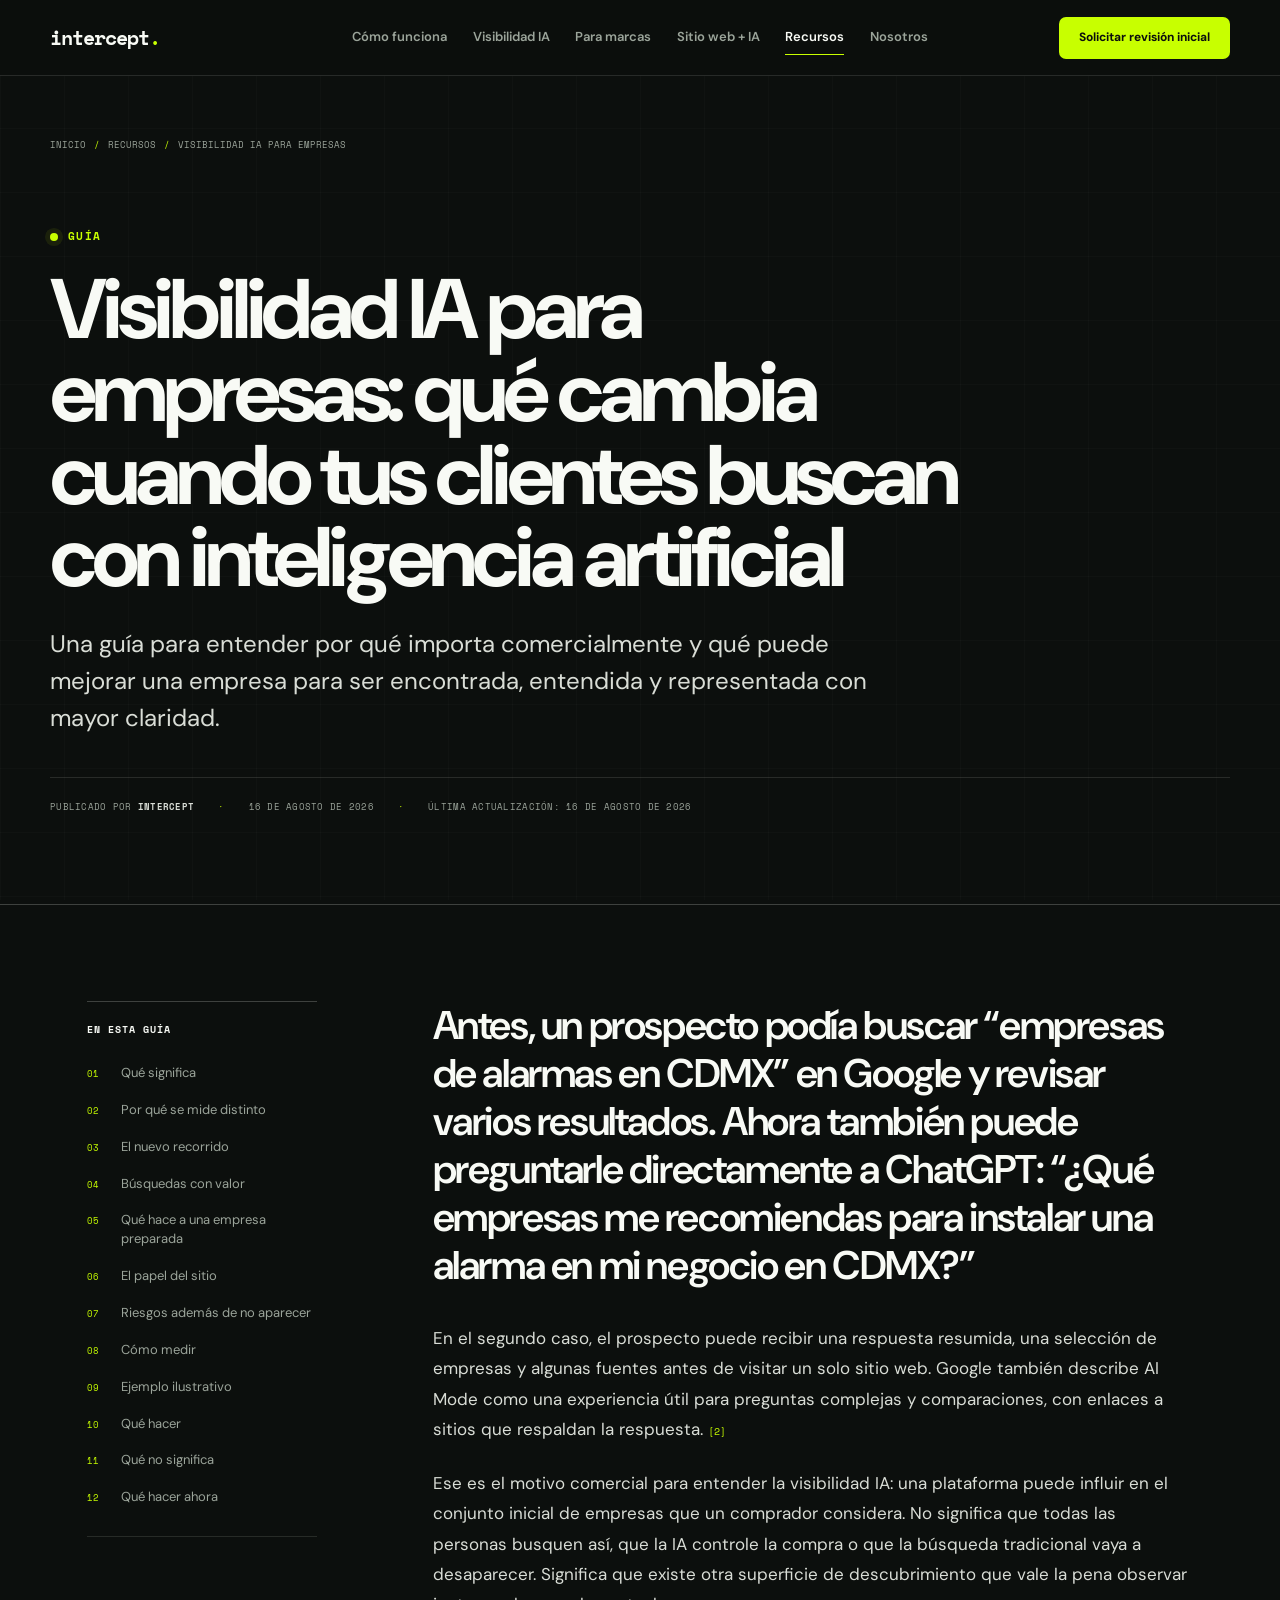
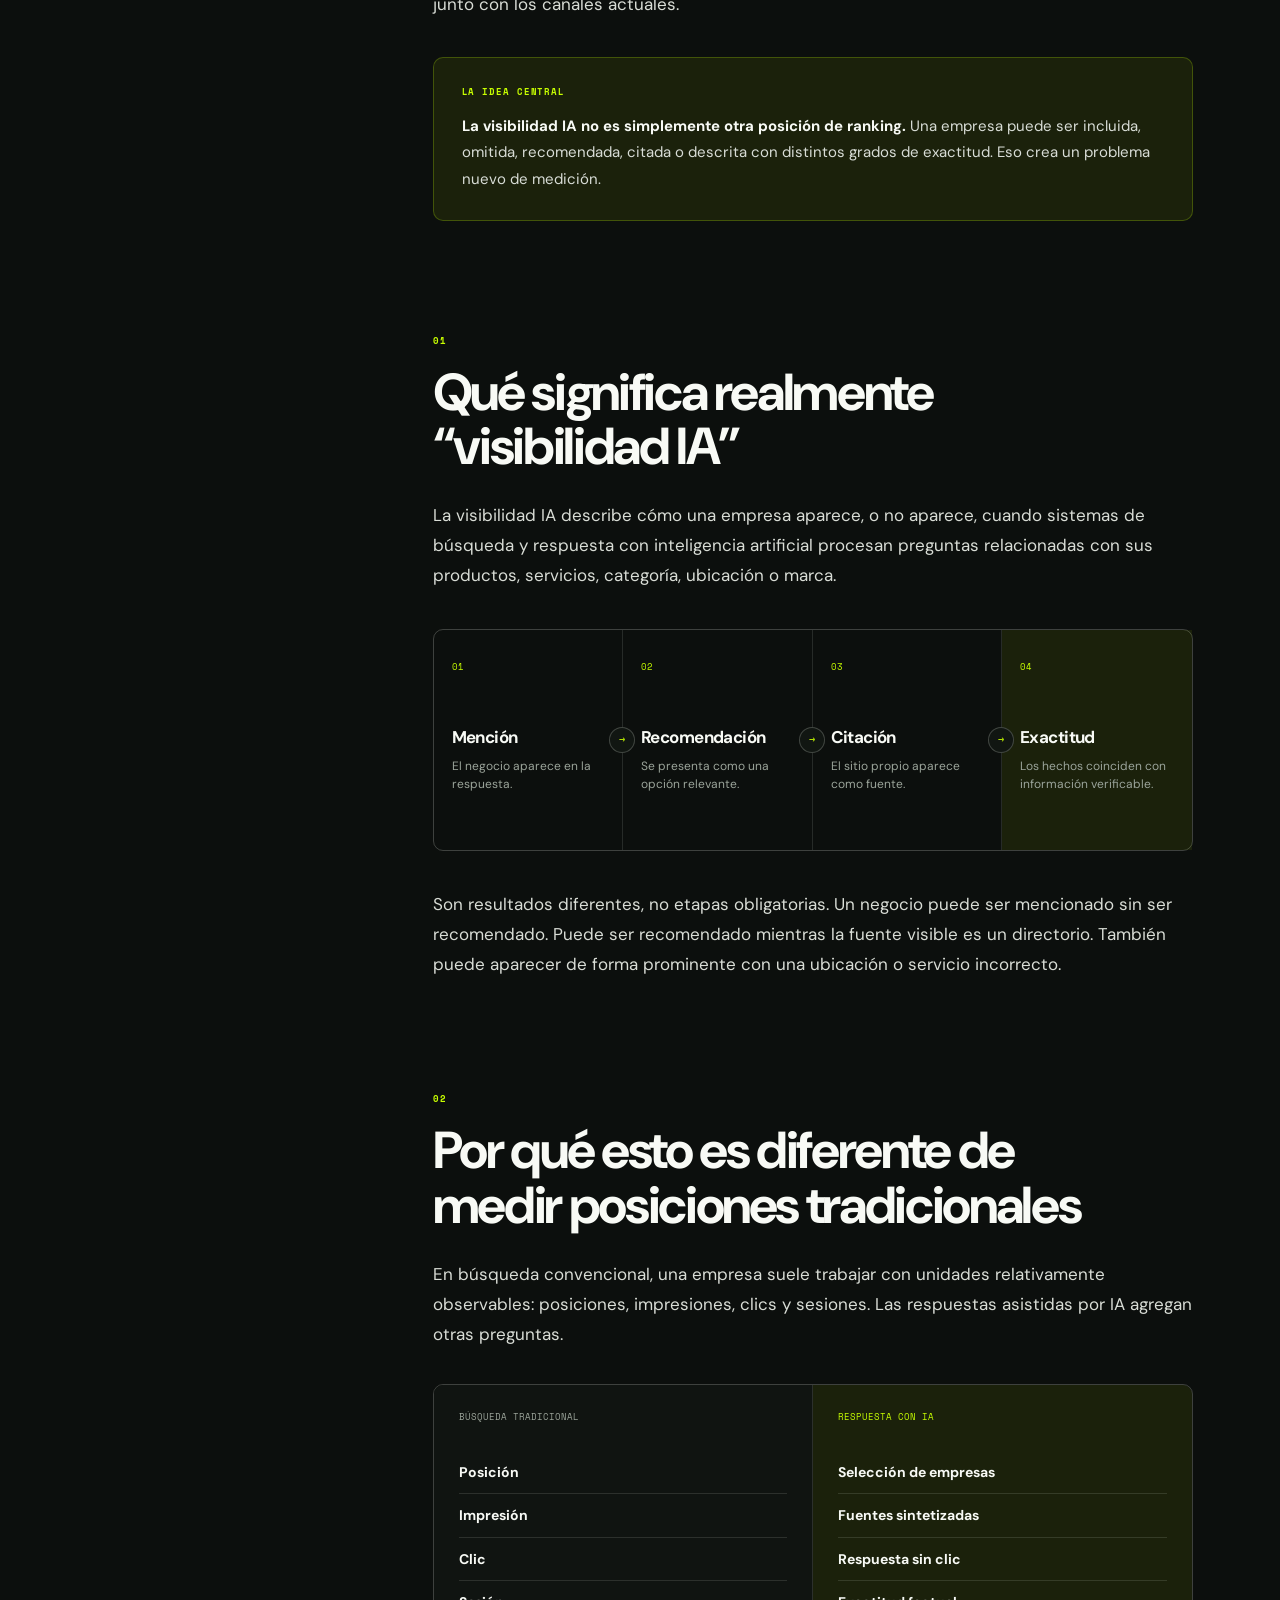
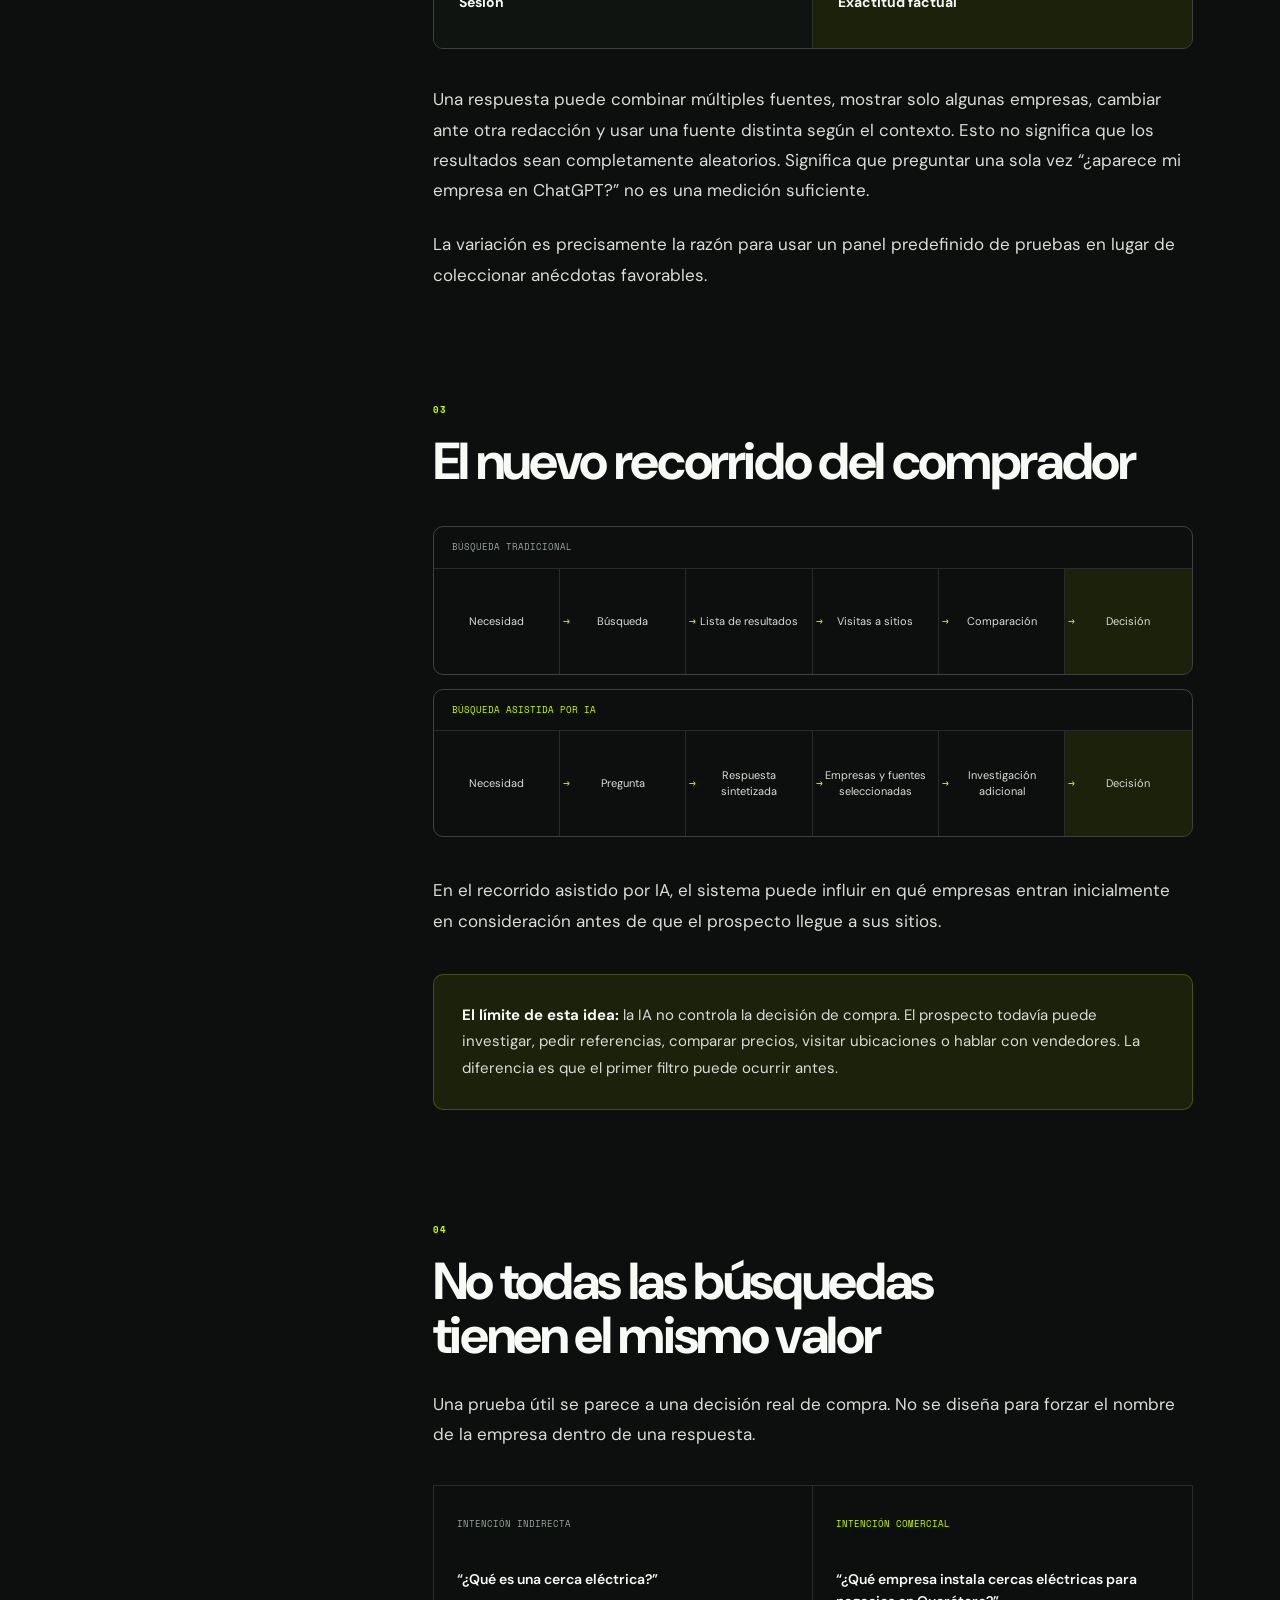
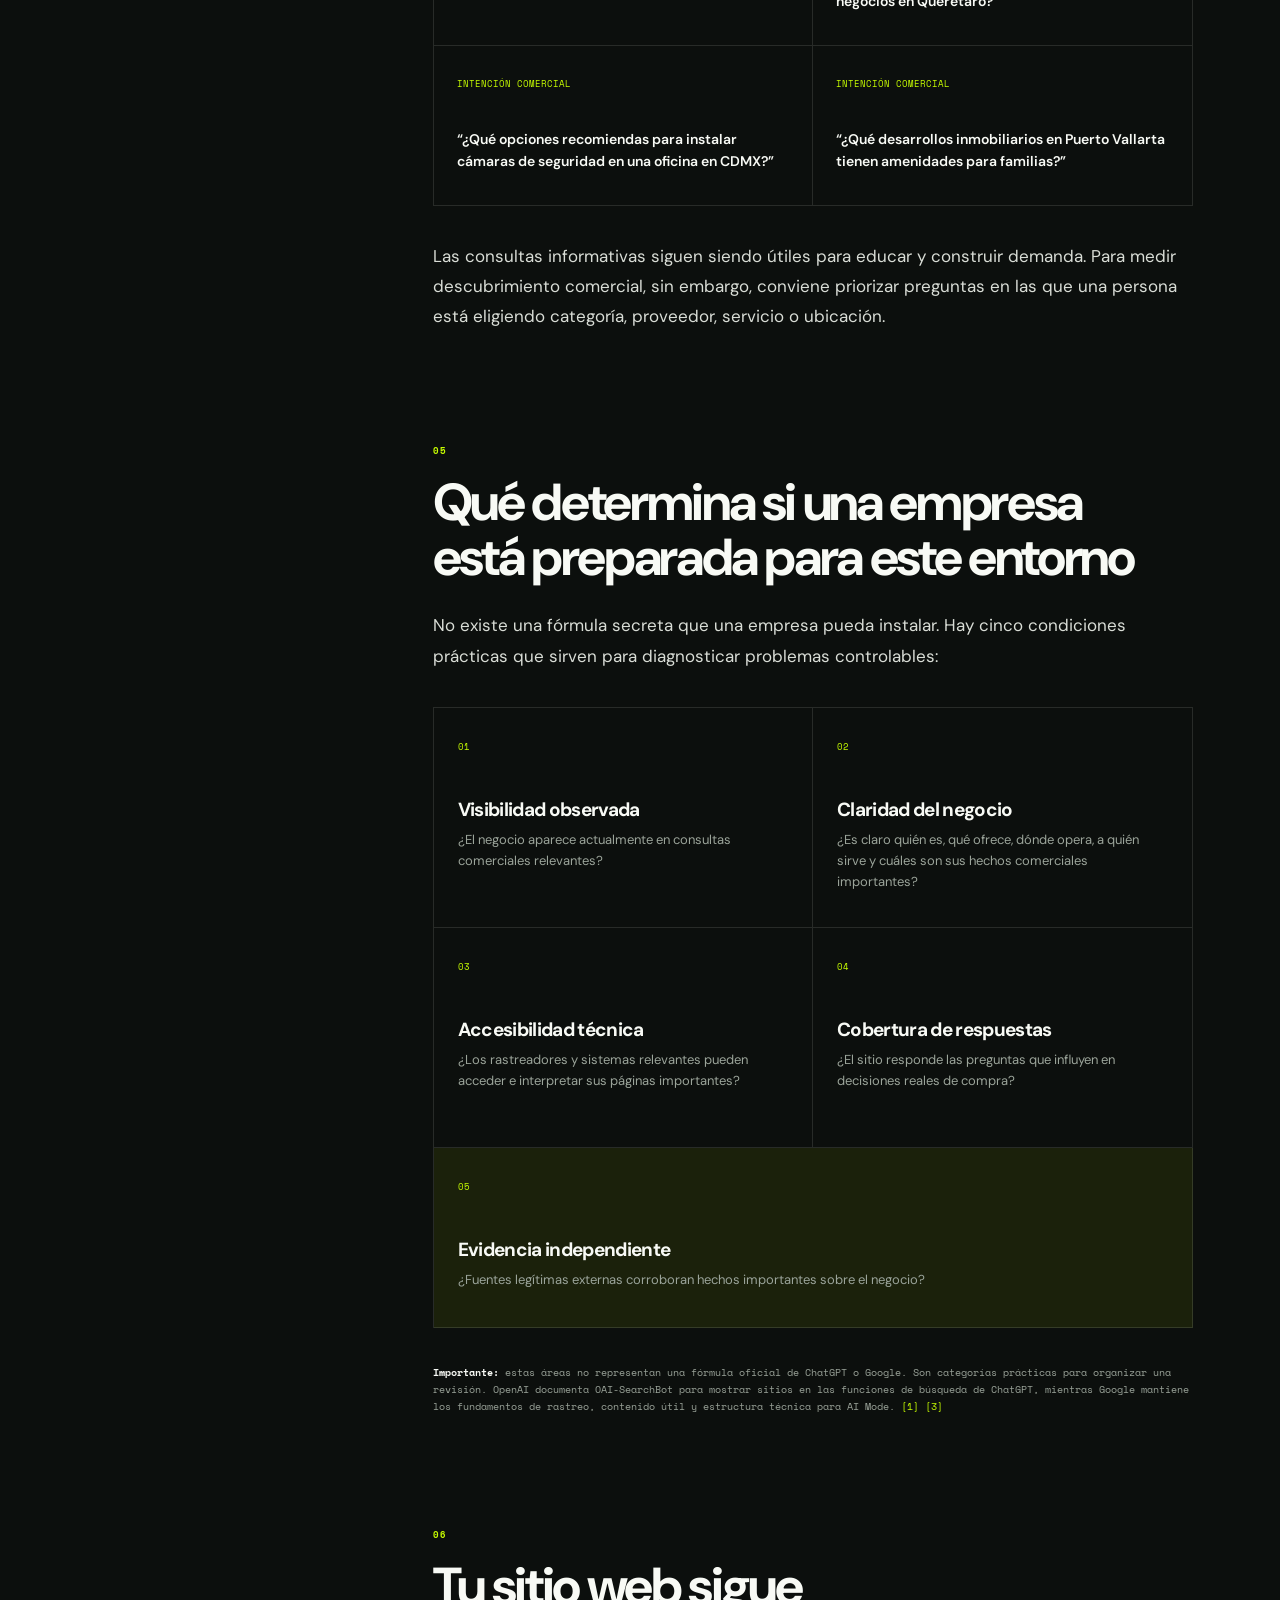
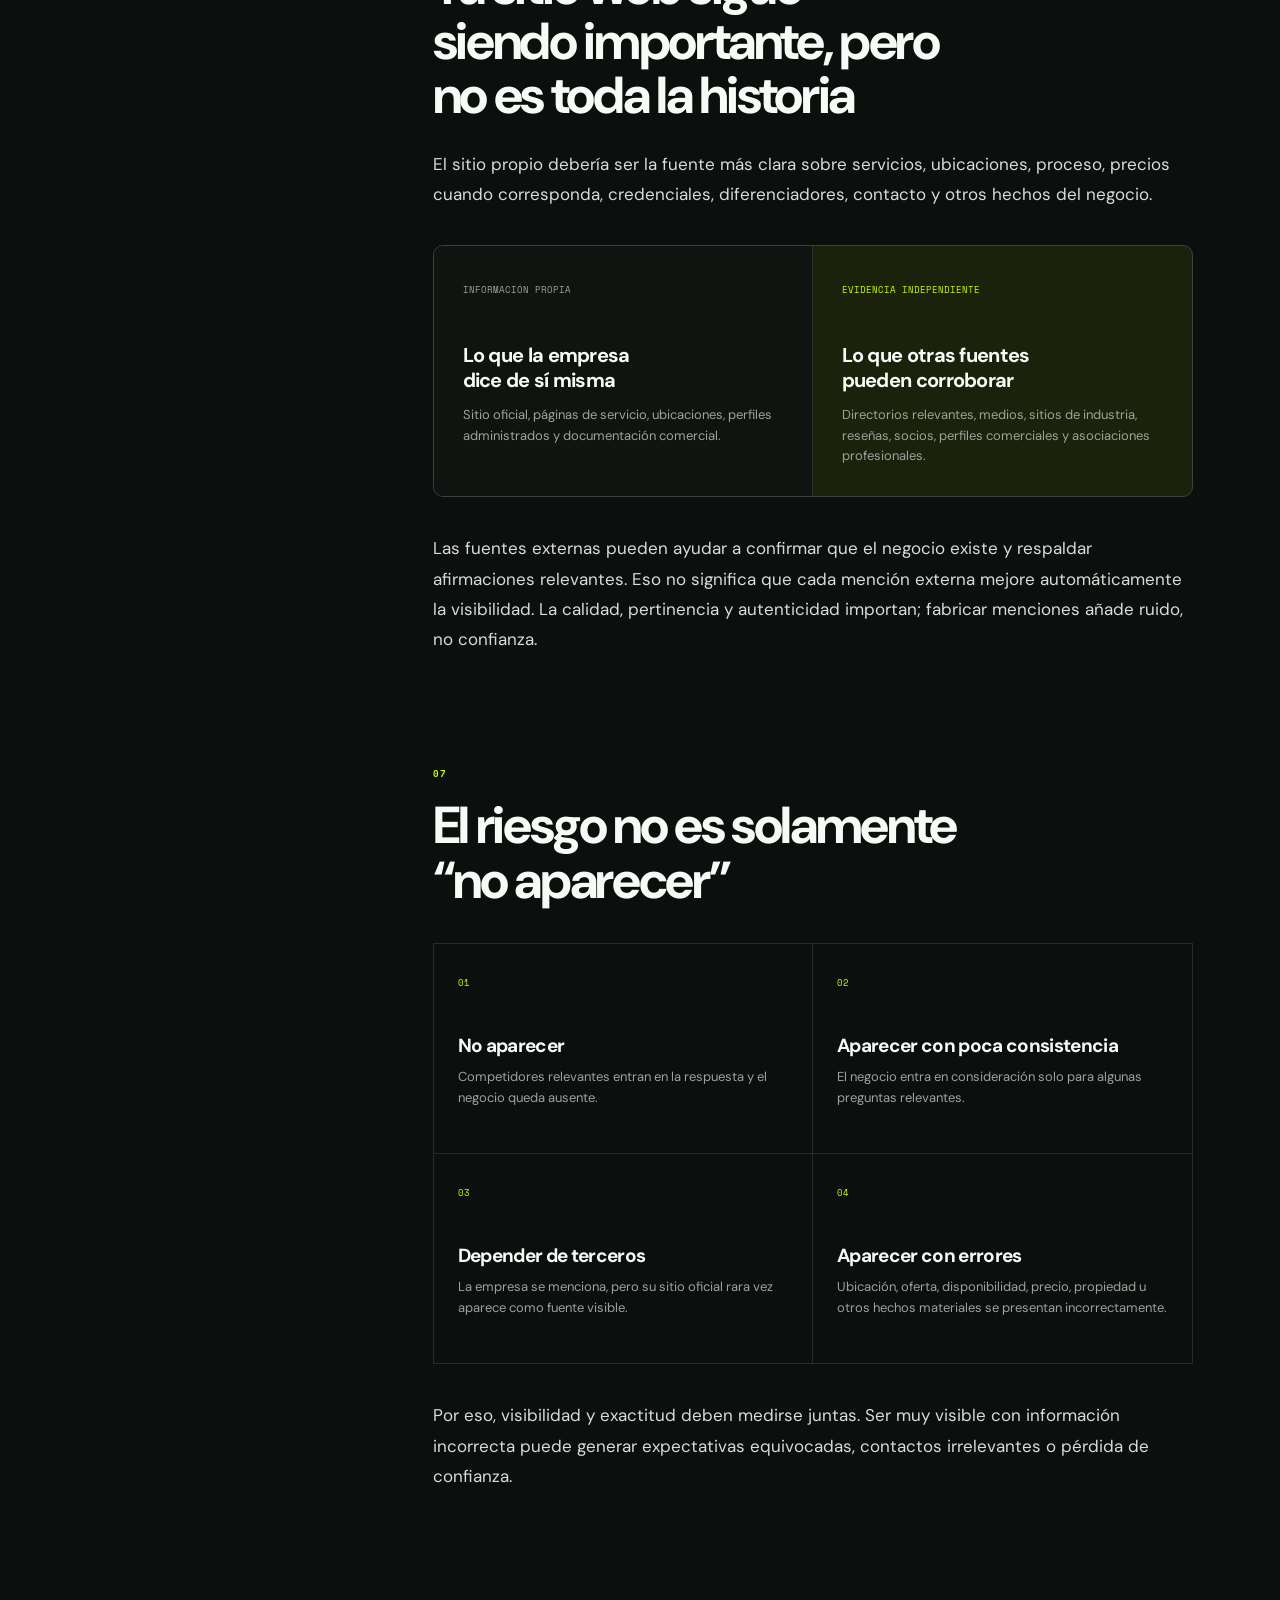
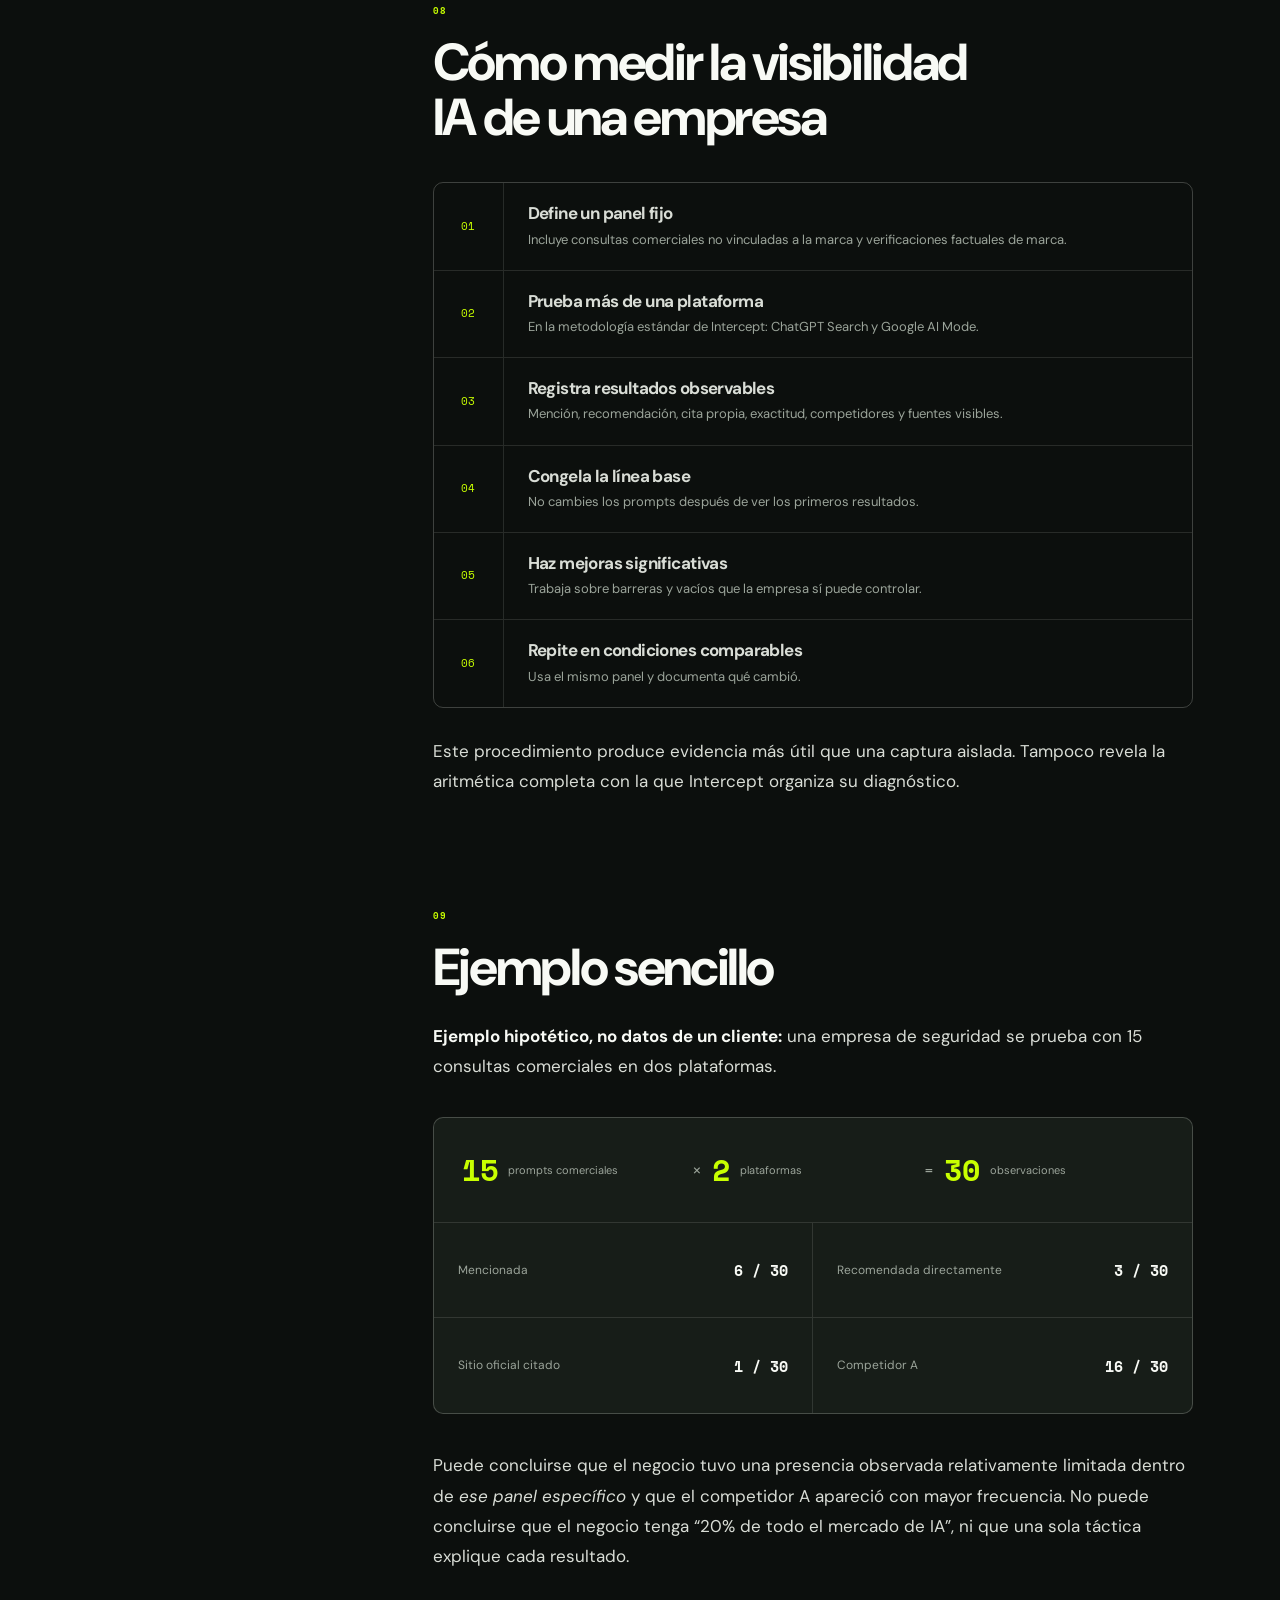
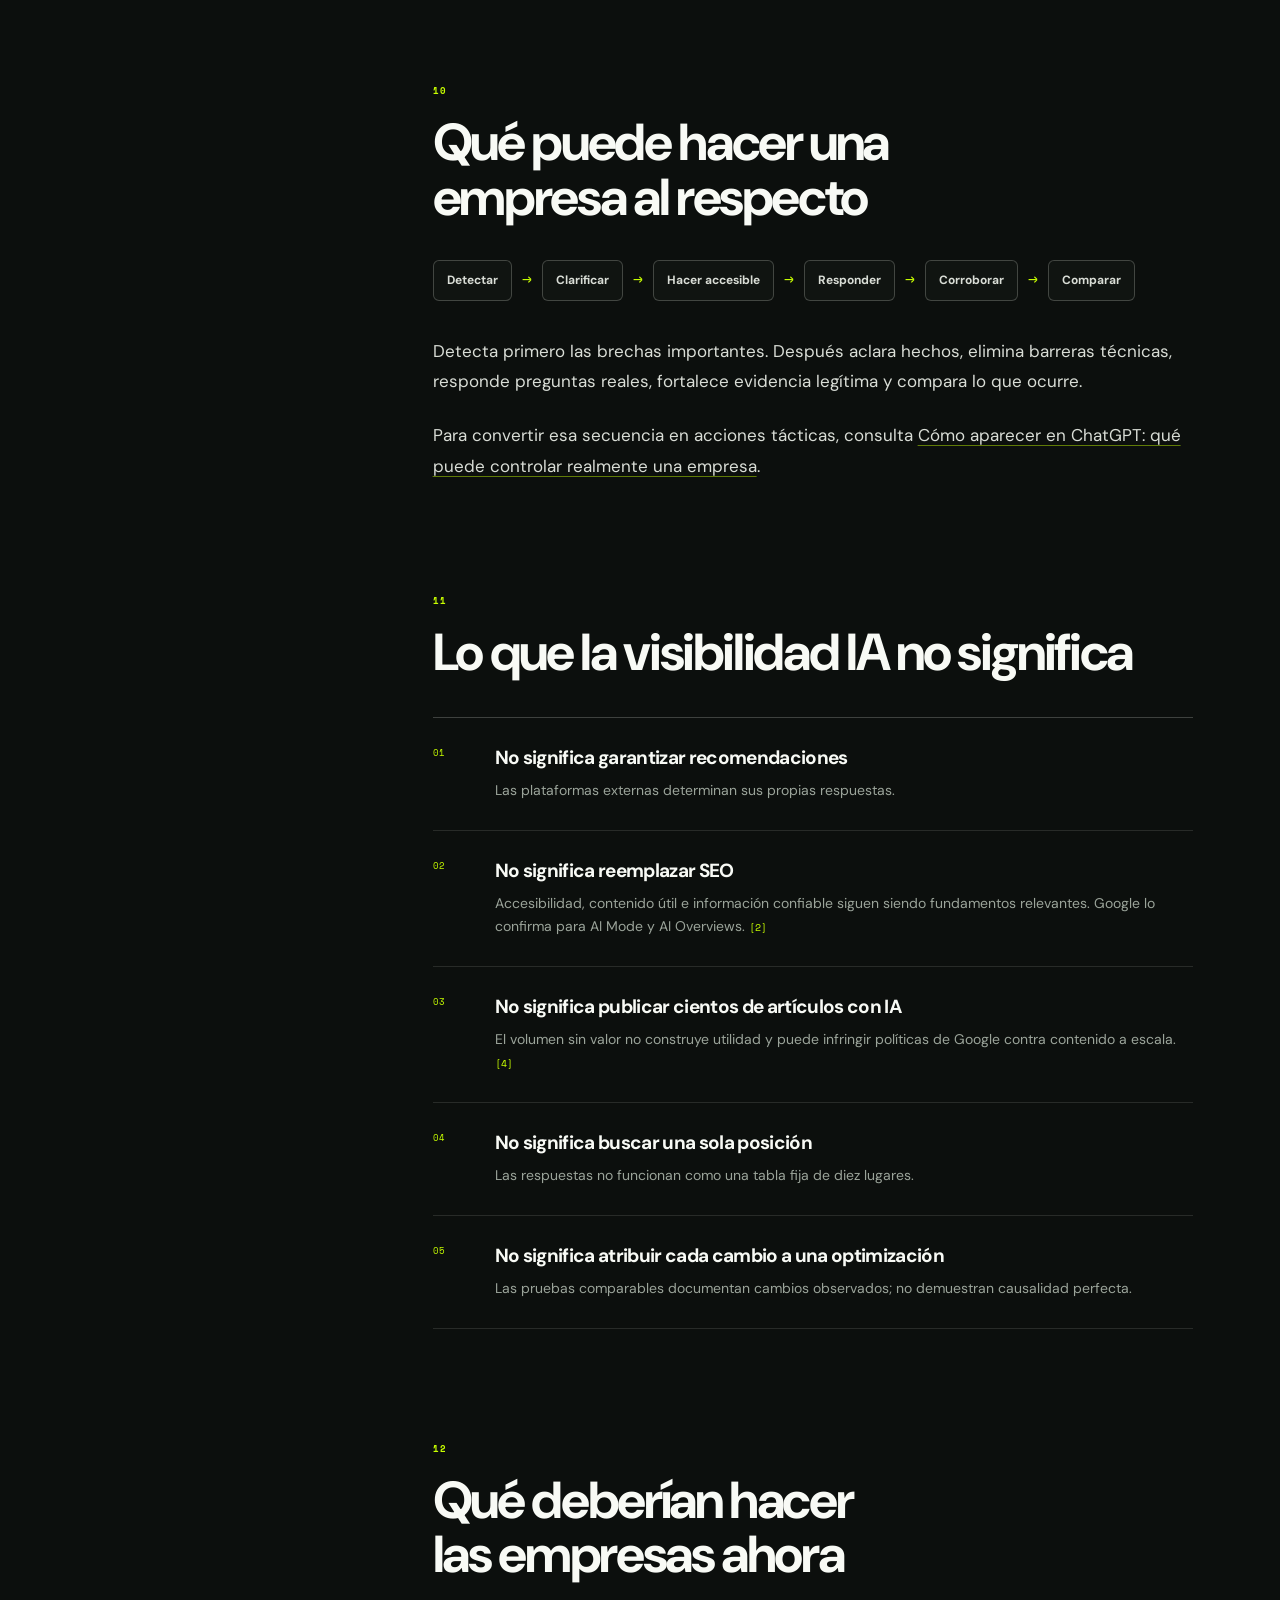
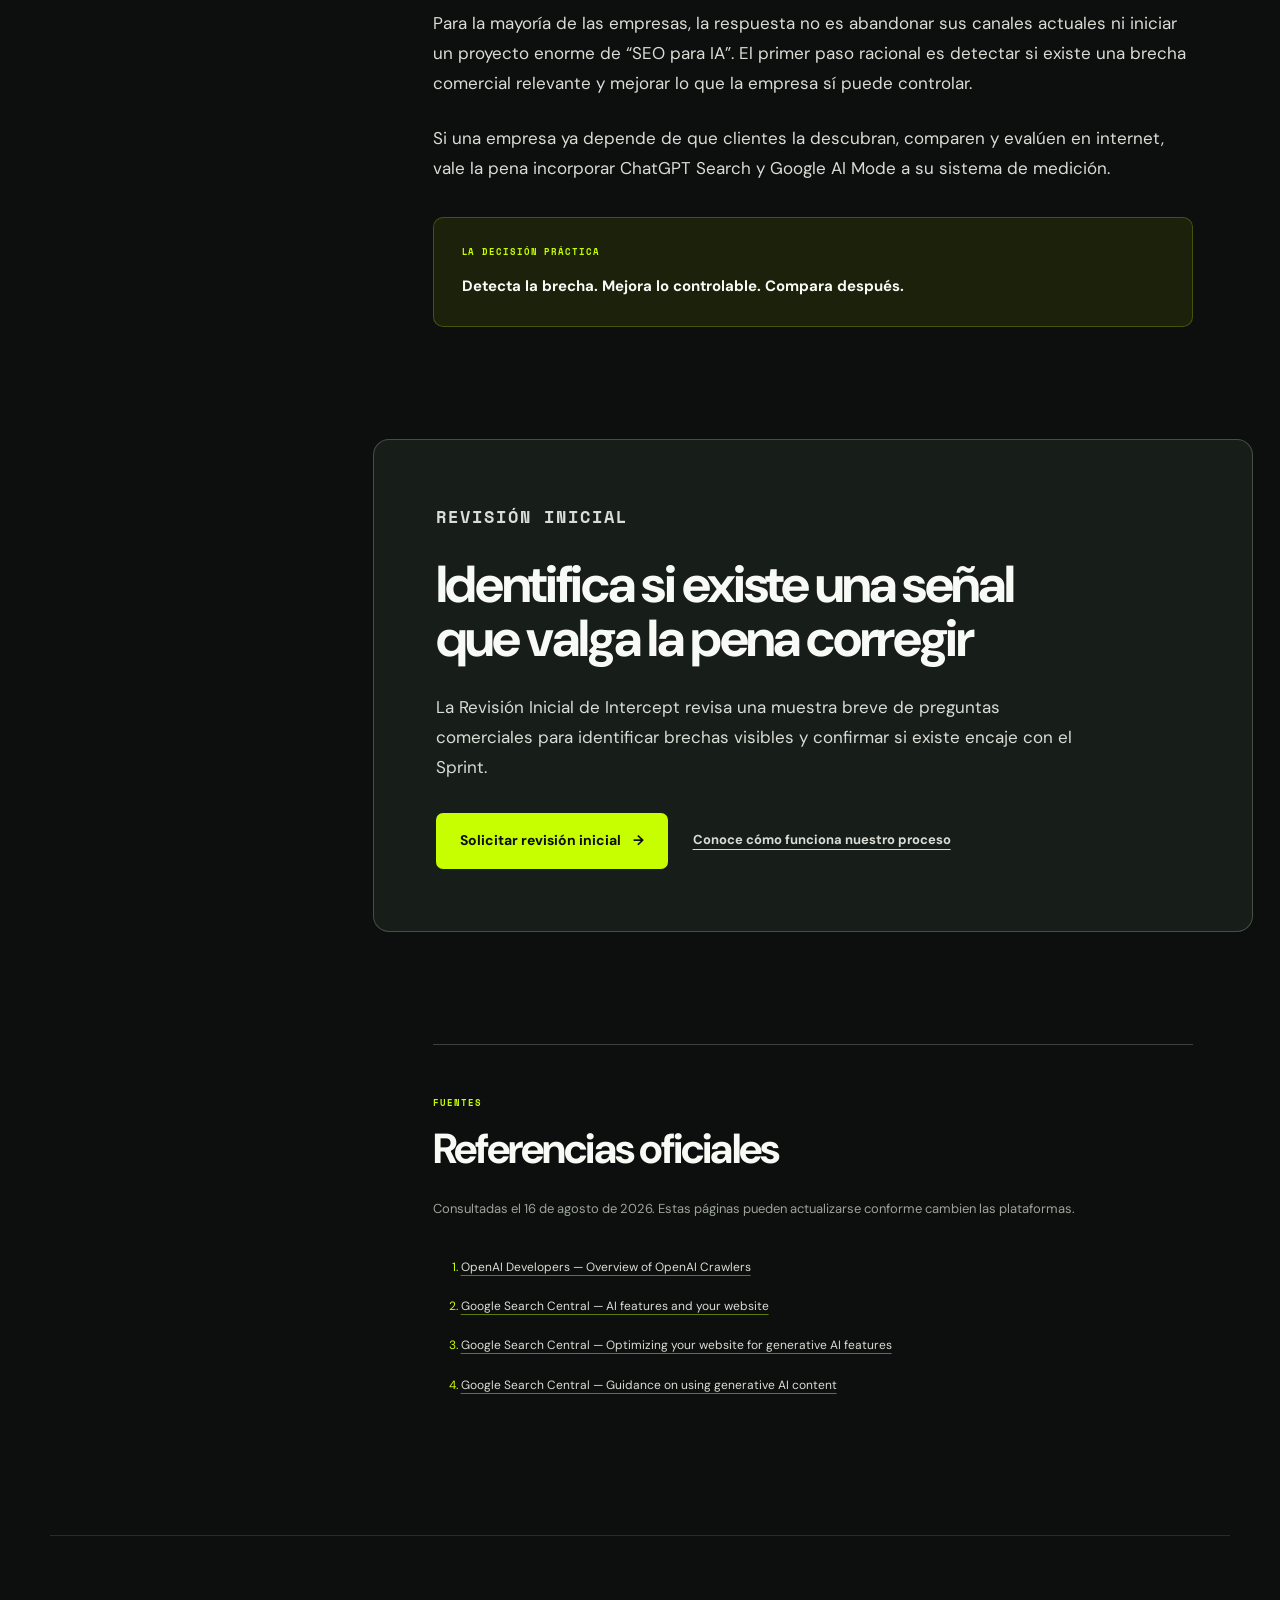
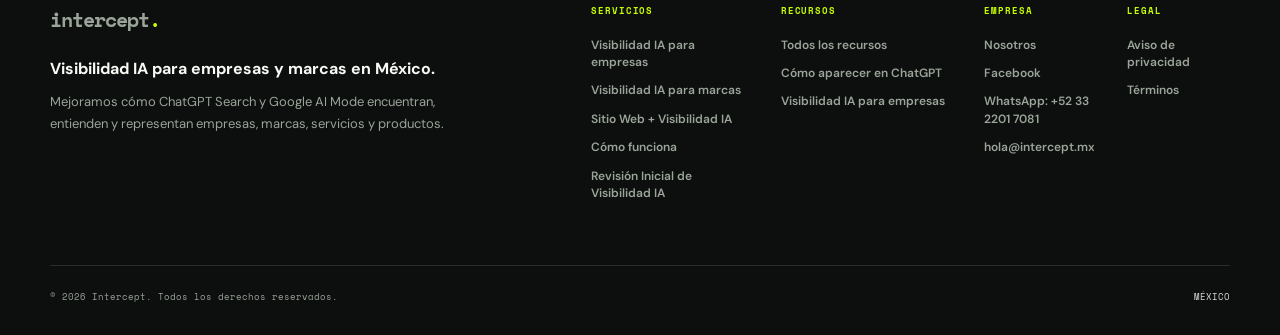
<file: recursos/visibilidad-ia-para-empresas/index.html>
<!doctype html>
<html lang="es-MX">
<head>
  <!-- Google Tag Manager -->
  <script>
    (function(w,d,s,l,i){w[l]=w[l]||[];w[l].push({'gtm.start':
    new Date().getTime(),event:'gtm.js'});var f=d.getElementsByTagName(s)[0],
    j=d.createElement(s),dl=l!='dataLayer'?'&l='+l:'';j.async=true;j.src=
    'https://www.googletagmanager.com/gtm.js?id='+i+dl;f.parentNode.insertBefore(j,f);
    })(window,document,'script','dataLayer','GTM-K83PTF3G');
  </script>
  <!-- End Google Tag Manager -->
  <meta charset="utf-8">
  <meta name="viewport" content="width=device-width, initial-scale=1">
  <meta name="theme-color" content="#0c0f0d">
  <meta name="description" content="Qué significa la Visibilidad IA, cómo cambia el descubrimiento comercial y qué puede mejorar una empresa para ser encontrada y entendida.">
  <meta property="og:type" content="article">
  <meta property="og:locale" content="es_MX">
  <meta property="og:title" content="Visibilidad IA para empresas: guía práctica | Intercept">
  <meta property="og:description" content="Cómo cambia el descubrimiento comercial con ChatGPT y Google AI Mode y qué puede mejorar una empresa.">
  <meta property="og:url" content="https://www.intercept.mx/recursos/visibilidad-ia-para-empresas/">
  <meta property="og:image" content="https://www.intercept.mx/assets/og-intercept.png">
  <meta property="og:image:width" content="1200">
  <meta property="og:image:height" content="630">
  <meta property="og:image:alt" content="Intercept: guía práctica de visibilidad IA para empresas">
  <meta property="article:published_time" content="2026-08-16">
  <meta property="article:modified_time" content="2026-08-16">
  <meta name="twitter:card" content="summary_large_image">
  <meta name="twitter:title" content="Visibilidad IA para empresas: guía práctica | Intercept">
  <meta name="twitter:description" content="Cómo cambia el descubrimiento comercial con ChatGPT y Google AI Mode y qué puede mejorar una empresa.">
  <meta name="twitter:image" content="https://www.intercept.mx/assets/og-intercept.png">
  <link rel="canonical" href="https://www.intercept.mx/recursos/visibilidad-ia-para-empresas/">
  <link rel="preconnect" href="https://fonts.googleapis.com">
  <link rel="preconnect" href="https://fonts.gstatic.com" crossorigin>
  <link href="https://fonts.googleapis.com/css2?family=DM+Sans:opsz,wght@9..40,400;9..40,500;9..40,600;9..40,700&amp;family=Space+Mono:wght@400;700&amp;display=swap" rel="stylesheet">
  <link rel="stylesheet" href="../../styles.css">
  <link rel="stylesheet" href="../como-aparecer-en-chatgpt/styles.css">
  <link rel="stylesheet" href="styles.css">
  <link rel="stylesheet" href="../../navigation.css">
  <link rel="stylesheet" href="../../footer.css">
  <title>Visibilidad IA para empresas: guía práctica | Intercept</title>
  <script type="application/ld+json">
  {
    "@context": "https://schema.org",
    "@type": "Article",
    "@id": "https://www.intercept.mx/recursos/visibilidad-ia-para-empresas/#article",
    "mainEntityOfPage": {
      "@type": "WebPage",
      "@id": "https://www.intercept.mx/recursos/visibilidad-ia-para-empresas/"
    },
    "headline": "Visibilidad IA para empresas: qué cambia cuando tus clientes buscan con inteligencia artificial",
    "description": "Qué significa la Visibilidad IA, cómo cambia el descubrimiento comercial y qué puede mejorar una empresa.",
    "datePublished": "2026-08-16",
    "dateModified": "2026-08-16",
    "publisher": { "@id": "https://www.intercept.mx/#organization" },
    "inLanguage": "es-MX"
  }
  </script>
</head>

<body>
  <!-- Google Tag Manager (noscript) -->
  <noscript>
    <iframe src="https://www.googletagmanager.com/ns.html?id=GTM-K83PTF3G"
    height="0" width="0" style="display:none;visibility:hidden"></iframe>
  </noscript>
  <!-- End Google Tag Manager (noscript) -->
  <a class="skip-link" href="#contenido">Saltar al contenido</a>

  <header class="site-header" data-header data-site-header>
    <a class="brand" href="/" aria-label="Intercept, ir al inicio">intercept<span>.</span></a>
    <button class="nav-toggle" type="button" aria-expanded="false" aria-controls="primary-navigation" aria-label="Abrir menú" data-nav-toggle><span data-nav-label>Menú</span><span class="nav-toggle__icon" aria-hidden="true"></span></button>
    <div class="nav-panel" id="primary-navigation" data-nav-panel>
      <nav class="site-nav" aria-label="Navegación principal">
        <a href="/como-funciona/">Cómo funciona</a>
        <a href="/visibilidad-ia/">Visibilidad IA</a>
        <a href="/visibilidad-ia-para-marcas/">Para marcas</a>
        <a href="/sitio-web-visibilidad-ia/">Sitio web + IA</a>
        <a href="/recursos/">Recursos</a>
        <a href="/nosotros/">Nosotros</a>
      </nav>
      <a class="button button--accent button--small nav-cta" href="/diagnostico-express/" data-cta-location="header">Solicitar revisión inicial</a>
    </div>
  </header>

  <main id="contenido">
    <article>
      <header class="section article-hero">
        <nav class="breadcrumbs" aria-label="Migas de pan">
          <ol>
            <li><a href="/">Inicio</a></li>
            <li><a href="/recursos/">Recursos</a></li>
            <li aria-current="page">Visibilidad IA para empresas</li>
          </ol>
        </nav>
        <p class="eyebrow"><span></span> Guía</p>
        <h1>Visibilidad IA para empresas: qué cambia cuando tus clientes buscan con inteligencia artificial</h1>
        <p class="article-hero__lead">Una guía para entender por qué importa comercialmente y qué puede mejorar una empresa para ser encontrada, entendida y representada con mayor claridad.</p>
        <div class="article-meta" aria-label="Información de publicación">
          <span>Publicado por <strong>Intercept</strong></span>
          <span>16 de agosto de 2026</span>
          <span>Última actualización: <time datetime="2026-08-16">16 de agosto de 2026</time></span>
        </div>
      </header>

      <div class="article-rule" aria-hidden="true"></div>

      <div class="section article-layout">
        <aside class="toc" aria-labelledby="toc-title">
          <p id="toc-title">En esta guía</p>
          <ol>
            <li><a href="#significa">Qué significa</a></li>
            <li><a href="#diferencia">Por qué se mide distinto</a></li>
            <li><a href="#recorrido">El nuevo recorrido</a></li>
            <li><a href="#valor">Búsquedas con valor</a></li>
            <li><a href="#preparada">Qué hace a una empresa preparada</a></li>
            <li><a href="#sitio">El papel del sitio</a></li>
            <li><a href="#riesgos">Riesgos además de no aparecer</a></li>
            <li><a href="#medicion">Cómo medir</a></li>
            <li><a href="#ejemplo">Ejemplo ilustrativo</a></li>
            <li><a href="#acciones">Qué hacer</a></li>
            <li><a href="#no-significa">Qué no significa</a></li>
            <li><a href="#conclusion">Qué hacer ahora</a></li>
          </ol>
        </aside>

        <div class="article-content">
          <section class="article-intro" aria-labelledby="escenario-inicial">
            <p class="article-question" id="escenario-inicial">Antes, un prospecto podía buscar “empresas de alarmas en CDMX” en Google y revisar varios resultados. Ahora también puede preguntarle directamente a ChatGPT: “¿Qué empresas me recomiendas para instalar una alarma en mi negocio en CDMX?”</p>
            <p>En el segundo caso, el prospecto puede recibir una respuesta resumida, una selección de empresas y algunas fuentes antes de visitar un solo sitio web. Google también describe AI Mode como una experiencia útil para preguntas complejas y comparaciones, con enlaces a sitios que respaldan la respuesta. <a class="citation" href="https://developers.google.com/search/docs/appearance/ai-features" target="_blank" rel="noopener" aria-label="Ver fuente 2: funciones de inteligencia artificial y sitios web en Google Search">[2]</a></p>
            <p>Ese es el motivo comercial para entender la visibilidad IA: una plataforma puede influir en el conjunto inicial de empresas que un comprador considera. No significa que todas las personas busquen así, que la IA controle la compra o que la búsqueda tradicional vaya a desaparecer. Significa que existe otra superficie de descubrimiento que vale la pena observar junto con los canales actuales.</p>
            <aside class="key-takeaway">
              <span>La idea central</span>
              <p><strong>La visibilidad IA no es simplemente otra posición de ranking.</strong> Una empresa puede ser incluida, omitida, recomendada, citada o descrita con distintos grados de exactitud. Eso crea un problema nuevo de medición.</p>
            </aside>
          </section>

          <section id="significa">
            <p class="section-number">01</p>
            <h2>Qué significa realmente “visibilidad IA”</h2>
            <p>La visibilidad IA describe cómo una empresa aparece, o no aparece, cuando sistemas de búsqueda y respuesta con inteligencia artificial procesan preguntas relacionadas con sus productos, servicios, categoría, ubicación o marca.</p>
            <div class="visibility-chain" aria-label="Cuatro resultados observables de la visibilidad en inteligencia artificial">
              <article><span>01</span><h3>Mención</h3><p>El negocio aparece en la respuesta.</p><i aria-hidden="true">→</i></article>
              <article><span>02</span><h3>Recomendación</h3><p>Se presenta como una opción relevante.</p><i aria-hidden="true">→</i></article>
              <article><span>03</span><h3>Citación</h3><p>El sitio propio aparece como fuente.</p><i aria-hidden="true">→</i></article>
              <article><span>04</span><h3>Exactitud</h3><p>Los hechos coinciden con información verificable.</p></article>
            </div>
            <p>Son resultados diferentes, no etapas obligatorias. Un negocio puede ser mencionado sin ser recomendado. Puede ser recomendado mientras la fuente visible es un directorio. También puede aparecer de forma prominente con una ubicación o servicio incorrecto.</p>
          </section>

          <section id="diferencia">
            <p class="section-number">02</p>
            <h2>Por qué esto es diferente de medir posiciones tradicionales</h2>
            <p>En búsqueda convencional, una empresa suele trabajar con unidades relativamente observables: posiciones, impresiones, clics y sesiones. Las respuestas asistidas por IA agregan otras preguntas.</p>
            <div class="measurement-shift">
              <div><span>Búsqueda tradicional</span><strong>Posición</strong><strong>Impresión</strong><strong>Clic</strong><strong>Sesión</strong></div>
              <div><span>Respuesta con IA</span><strong>Selección de empresas</strong><strong>Fuentes sintetizadas</strong><strong>Respuesta sin clic</strong><strong>Exactitud factual</strong></div>
            </div>
            <p>Una respuesta puede combinar múltiples fuentes, mostrar solo algunas empresas, cambiar ante otra redacción y usar una fuente distinta según el contexto. Esto no significa que los resultados sean completamente aleatorios. Significa que preguntar una sola vez “¿aparece mi empresa en ChatGPT?” no es una medición suficiente.</p>
            <p>La variación es precisamente la razón para usar un panel predefinido de pruebas en lugar de coleccionar anécdotas favorables.</p>
          </section>

          <section id="recorrido">
            <p class="section-number">03</p>
            <h2>El nuevo recorrido del comprador</h2>
            <div class="journey-comparison">
              <article>
                <span>Búsqueda tradicional</span>
                <ol>
                  <li>Necesidad</li><li>Búsqueda</li><li>Lista de resultados</li><li>Visitas a sitios</li><li>Comparación</li><li>Decisión</li>
                </ol>
              </article>
              <article>
                <span>Búsqueda asistida por IA</span>
                <ol>
                  <li>Necesidad</li><li>Pregunta</li><li>Respuesta sintetizada</li><li>Empresas y fuentes seleccionadas</li><li>Investigación adicional</li><li>Decisión</li>
                </ol>
              </article>
            </div>
            <p>En el recorrido asistido por IA, el sistema puede influir en qué empresas entran inicialmente en consideración antes de que el prospecto llegue a sus sitios.</p>
            <aside class="source-callout"><p><strong>El límite de esta idea:</strong> la IA no controla la decisión de compra. El prospecto todavía puede investigar, pedir referencias, comparar precios, visitar ubicaciones o hablar con vendedores. La diferencia es que el primer filtro puede ocurrir antes.</p></aside>
          </section>

          <section id="valor">
            <p class="section-number">04</p>
            <h2>No todas las búsquedas tienen el mismo valor</h2>
            <p>Una prueba útil se parece a una decisión real de compra. No se diseña para forzar el nombre de la empresa dentro de una respuesta.</p>
            <div class="intent-comparison">
              <div><span>Intención indirecta</span><p>“¿Qué es una cerca eléctrica?”</p></div>
              <div><span>Intención comercial</span><p>“¿Qué empresa instala cercas eléctricas para negocios en Querétaro?”</p></div>
              <div><span>Intención comercial</span><p>“¿Qué opciones recomiendas para instalar cámaras de seguridad en una oficina en CDMX?”</p></div>
              <div><span>Intención comercial</span><p>“¿Qué desarrollos inmobiliarios en Puerto Vallarta tienen amenidades para familias?”</p></div>
            </div>
            <p>Las consultas informativas siguen siendo útiles para educar y construir demanda. Para medir descubrimiento comercial, sin embargo, conviene priorizar preguntas en las que una persona está eligiendo categoría, proveedor, servicio o ubicación.</p>
          </section>

          <section id="preparada">
            <p class="section-number">05</p>
            <h2>Qué determina si una empresa está preparada para este entorno</h2>
            <p>No existe una fórmula secreta que una empresa pueda instalar. Hay cinco condiciones prácticas que sirven para diagnosticar problemas controlables:</p>
            <div class="condition-grid">
              <article><span>01</span><h3>Visibilidad observada</h3><p>¿El negocio aparece actualmente en consultas comerciales relevantes?</p></article>
              <article><span>02</span><h3>Claridad del negocio</h3><p>¿Es claro quién es, qué ofrece, dónde opera, a quién sirve y cuáles son sus hechos comerciales importantes?</p></article>
              <article><span>03</span><h3>Accesibilidad técnica</h3><p>¿Los rastreadores y sistemas relevantes pueden acceder e interpretar sus páginas importantes?</p></article>
              <article><span>04</span><h3>Cobertura de respuestas</h3><p>¿El sitio responde las preguntas que influyen en decisiones reales de compra?</p></article>
              <article><span>05</span><h3>Evidencia independiente</h3><p>¿Fuentes legítimas externas corroboran hechos importantes sobre el negocio?</p></article>
            </div>
            <p class="article-note"><strong>Importante:</strong> estas áreas no representan una fórmula oficial de ChatGPT o Google. Son categorías prácticas para organizar una revisión. OpenAI documenta OAI-SearchBot para mostrar sitios en las funciones de búsqueda de ChatGPT, mientras Google mantiene los fundamentos de rastreo, contenido útil y estructura técnica para AI Mode. <a class="citation" href="https://developers.openai.com/api/docs/bots" target="_blank" rel="noopener" aria-label="Ver fuente 1: rastreadores de OpenAI">[1]</a> <a class="citation" href="https://developers.google.com/search/docs/fundamentals/ai-optimization-guide" target="_blank" rel="noopener" aria-label="Ver fuente 3: optimización para funciones generativas de Google Search">[3]</a></p>
          </section>

          <section id="sitio">
            <p class="section-number">06</p>
            <h2>Tu sitio web sigue siendo importante, pero no es toda la historia</h2>
            <p>El sitio propio debería ser la fuente más clara sobre servicios, ubicaciones, proceso, precios cuando corresponda, credenciales, diferenciadores, contacto y otros hechos del negocio.</p>
            <div class="source-balance">
              <div><span>Información propia</span><h3>Lo que la empresa dice de sí misma</h3><p>Sitio oficial, páginas de servicio, ubicaciones, perfiles administrados y documentación comercial.</p></div>
              <div><span>Evidencia independiente</span><h3>Lo que otras fuentes pueden corroborar</h3><p>Directorios relevantes, medios, sitios de industria, reseñas, socios, perfiles comerciales y asociaciones profesionales.</p></div>
            </div>
            <p>Las fuentes externas pueden ayudar a confirmar que el negocio existe y respaldar afirmaciones relevantes. Eso no significa que cada mención externa mejore automáticamente la visibilidad. La calidad, pertinencia y autenticidad importan; fabricar menciones añade ruido, no confianza.</p>
          </section>

          <section id="riesgos">
            <p class="section-number">07</p>
            <h2>El riesgo no es solamente “no aparecer”</h2>
            <div class="risk-grid">
              <article><span>01</span><h3>No aparecer</h3><p>Competidores relevantes entran en la respuesta y el negocio queda ausente.</p></article>
              <article><span>02</span><h3>Aparecer con poca consistencia</h3><p>El negocio entra en consideración solo para algunas preguntas relevantes.</p></article>
              <article><span>03</span><h3>Depender de terceros</h3><p>La empresa se menciona, pero su sitio oficial rara vez aparece como fuente visible.</p></article>
              <article><span>04</span><h3>Aparecer con errores</h3><p>Ubicación, oferta, disponibilidad, precio, propiedad u otros hechos materiales se presentan incorrectamente.</p></article>
            </div>
            <p>Por eso, visibilidad y exactitud deben medirse juntas. Ser muy visible con información incorrecta puede generar expectativas equivocadas, contactos irrelevantes o pérdida de confianza.</p>
          </section>

          <section id="medicion">
            <p class="section-number">08</p>
            <h2>Cómo medir la visibilidad IA de una empresa</h2>
            <ol class="priority-flow measurement-process">
              <li><span>01</span><div><h3>Define un panel fijo</h3><p>Incluye consultas comerciales no vinculadas a la marca y verificaciones factuales de marca.</p></div></li>
              <li><span>02</span><div><h3>Prueba más de una plataforma</h3><p>En la metodología estándar de Intercept: ChatGPT Search y Google AI Mode.</p></div></li>
              <li><span>03</span><div><h3>Registra resultados observables</h3><p>Mención, recomendación, cita propia, exactitud, competidores y fuentes visibles.</p></div></li>
              <li><span>04</span><div><h3>Congela la línea base</h3><p>No cambies los prompts después de ver los primeros resultados.</p></div></li>
              <li><span>05</span><div><h3>Haz mejoras significativas</h3><p>Trabaja sobre barreras y vacíos que la empresa sí puede controlar.</p></div></li>
              <li><span>06</span><div><h3>Repite en condiciones comparables</h3><p>Usa el mismo panel y documenta qué cambió.</p></div></li>
            </ol>
            <p>Este procedimiento produce evidencia más útil que una captura aislada. Tampoco revela la aritmética completa con la que Intercept organiza su diagnóstico.</p>
          </section>

          <section id="ejemplo">
            <p class="section-number">09</p>
            <h2>Ejemplo sencillo</h2>
            <p><strong>Ejemplo hipotético, no datos de un cliente:</strong> una empresa de seguridad se prueba con 15 consultas comerciales en dos plataformas.</p>
            <div class="illustrative-panel">
              <div class="illustrative-panel__formula"><strong>15</strong><span>prompts comerciales</span><i>×</i><strong>2</strong><span>plataformas</span><i>=</i><strong>30</strong><span>observaciones</span></div>
              <div class="illustrative-panel__metrics">
                <div><span>Mencionada</span><strong>6 / 30</strong></div>
                <div><span>Recomendada directamente</span><strong>3 / 30</strong></div>
                <div><span>Sitio oficial citado</span><strong>1 / 30</strong></div>
                <div><span>Competidor A</span><strong>16 / 30</strong></div>
              </div>
            </div>
            <p>Puede concluirse que el negocio tuvo una presencia observada relativamente limitada dentro de <em>ese panel específico</em> y que el competidor A apareció con mayor frecuencia. No puede concluirse que el negocio tenga “20% de todo el mercado de IA”, ni que una sola táctica explique cada resultado.</p>
          </section>

          <section id="acciones">
            <p class="section-number">10</p>
            <h2>Qué puede hacer una empresa al respecto</h2>
            <div class="action-sequence" aria-label="Secuencia estratégica para mejorar condiciones de visibilidad">
              <span>Detectar</span><i aria-hidden="true">→</i><span>Clarificar</span><i aria-hidden="true">→</i><span>Hacer accesible</span><i aria-hidden="true">→</i><span>Responder</span><i aria-hidden="true">→</i><span>Corroborar</span><i aria-hidden="true">→</i><span>Comparar</span>
            </div>
            <p>Detecta primero las brechas importantes. Después aclara hechos, elimina barreras técnicas, responde preguntas reales, fortalece evidencia legítima y compara lo que ocurre.</p>
            <p>Para convertir esa secuencia en acciones tácticas, consulta <a href="/recursos/como-aparecer-en-chatgpt/">Cómo aparecer en ChatGPT: qué puede controlar realmente una empresa</a>.</p>
          </section>

          <section id="no-significa">
            <p class="section-number">11</p>
            <h2>Lo que la visibilidad IA no significa</h2>
            <div class="myth-list compact-clarifications">
              <article><span>01</span><div><h3>No significa garantizar recomendaciones</h3><p>Las plataformas externas determinan sus propias respuestas.</p></div></article>
              <article><span>02</span><div><h3>No significa reemplazar SEO</h3><p>Accesibilidad, contenido útil e información confiable siguen siendo fundamentos relevantes. Google lo confirma para AI Mode y AI Overviews. <a class="citation" href="https://developers.google.com/search/docs/appearance/ai-features" target="_blank" rel="noopener" aria-label="Ver fuente 2: funciones de inteligencia artificial y sitios web en Google Search">[2]</a></p></div></article>
              <article><span>03</span><div><h3>No significa publicar cientos de artículos con IA</h3><p>El volumen sin valor no construye utilidad y puede infringir políticas de Google contra contenido a escala. <a class="citation" href="https://developers.google.com/search/docs/fundamentals/using-gen-ai-content" target="_blank" rel="noopener" aria-label="Ver fuente 4: contenido generado con inteligencia artificial en Google Search">[4]</a></p></div></article>
              <article><span>04</span><div><h3>No significa buscar una sola posición</h3><p>Las respuestas no funcionan como una tabla fija de diez lugares.</p></div></article>
              <article><span>05</span><div><h3>No significa atribuir cada cambio a una optimización</h3><p>Las pruebas comparables documentan cambios observados; no demuestran causalidad perfecta.</p></div></article>
            </div>
          </section>

          <section id="conclusion">
            <p class="section-number">12</p>
            <h2>Qué deberían hacer las empresas ahora</h2>
            <p>Para la mayoría de las empresas, la respuesta no es abandonar sus canales actuales ni iniciar un proyecto enorme de “SEO para IA”. El primer paso racional es detectar si existe una brecha comercial relevante y mejorar lo que la empresa sí puede controlar.</p>
            <p>Si una empresa ya depende de que clientes la descubran, comparen y evalúen en internet, vale la pena incorporar ChatGPT Search y Google AI Mode a su sistema de medición.</p>
            <aside class="key-takeaway key-takeaway--compact"><span>La decisión práctica</span><p><strong>Detecta la brecha. Mejora lo controlable. Compara después.</strong></p></aside>
          </section>

          <section class="article-cta" aria-labelledby="article-cta-title">
            <p class="kicker">Revisión Inicial</p>
            <h2 id="article-cta-title">Identifica si existe una señal que valga la pena corregir</h2>
            <p>La Revisión Inicial de Intercept revisa una muestra breve de preguntas comerciales para identificar brechas visibles y confirmar si existe encaje con el Sprint.</p>
            <div>
              <a class="button button--accent button--large" href="/diagnostico-express/">Solicitar revisión inicial <span aria-hidden="true">→</span></a>
              <a class="article-cta__link" href="/como-funciona/">Conoce cómo funciona nuestro proceso</a>
            </div>
          </section>

          <section class="references" aria-labelledby="references-title">
            <p class="section-number">Fuentes</p>
            <h2 id="references-title">Referencias oficiales</h2>
            <p>Consultadas el 16 de agosto de 2026. Estas páginas pueden actualizarse conforme cambien las plataformas.</p>
            <ol>
              <li><a href="https://developers.openai.com/api/docs/bots" target="_blank" rel="noopener">OpenAI Developers — Overview of OpenAI Crawlers</a></li>
              <li><a href="https://developers.google.com/search/docs/appearance/ai-features" target="_blank" rel="noopener">Google Search Central — AI features and your website</a></li>
              <li><a href="https://developers.google.com/search/docs/fundamentals/ai-optimization-guide" target="_blank" rel="noopener">Google Search Central — Optimizing your website for generative AI features</a></li>
              <li><a href="https://developers.google.com/search/docs/fundamentals/using-gen-ai-content" target="_blank" rel="noopener">Google Search Central — Guidance on using generative AI content</a></li>
            </ol>
          </section>
        </div>
      </div>
    </article>
  </main>

  <footer class="global-footer">
    <div class="global-footer__main">
      <div class="global-footer__identity"><a class="brand" href="/" aria-label="Intercept, ir al inicio">intercept<span>.</span></a><strong>Visibilidad IA para empresas y marcas en México.</strong><p>Mejoramos cómo ChatGPT Search y Google AI Mode encuentran, entienden y representan empresas, marcas, servicios y productos.</p></div>
      <div class="global-footer__nav">
        <nav class="global-footer__group" aria-label="Servicios"><p>Servicios</p><a href="/visibilidad-ia/">Visibilidad IA para empresas</a><a href="/visibilidad-ia-para-marcas/">Visibilidad IA para marcas</a><a href="/sitio-web-visibilidad-ia/">Sitio Web + Visibilidad IA</a><a href="/como-funciona/">Cómo funciona</a><a href="/diagnostico-express/">Revisión Inicial de Visibilidad IA</a></nav>
        <nav class="global-footer__group" aria-label="Recursos"><p>Recursos</p><a href="/recursos/">Todos los recursos</a><a href="/recursos/como-aparecer-en-chatgpt/">Cómo aparecer en ChatGPT</a><a href="/recursos/visibilidad-ia-para-empresas/">Visibilidad IA para empresas</a></nav>
        <nav class="global-footer__group" aria-label="Empresa"><p>Empresa</p><a href="/nosotros/">Nosotros</a><a href="https://www.facebook.com/intercept.mx" target="_blank" rel="noopener noreferrer">Facebook</a><a href="https://wa.me/523322017081" target="_blank" rel="noopener noreferrer">WhatsApp: +52 33 2201 7081</a><a href="mailto:hola@intercept.mx">hola@intercept.mx</a></nav>
        <nav class="global-footer__group" aria-label="Legal"><p>Legal</p><a href="/aviso-de-privacidad/">Aviso de privacidad</a><a href="/terminos/">Términos</a></nav>
      </div>
    </div>
    <div class="global-footer__bottom"><p>© <span data-year>2026</span> Intercept. Todos los derechos reservados.</p><p class="global-footer__location">México</p></div>
  </footer>

  <script src="../../navigation.js" defer></script>
  <script src="../../script.js" defer></script>
</body>
</html>
</file>
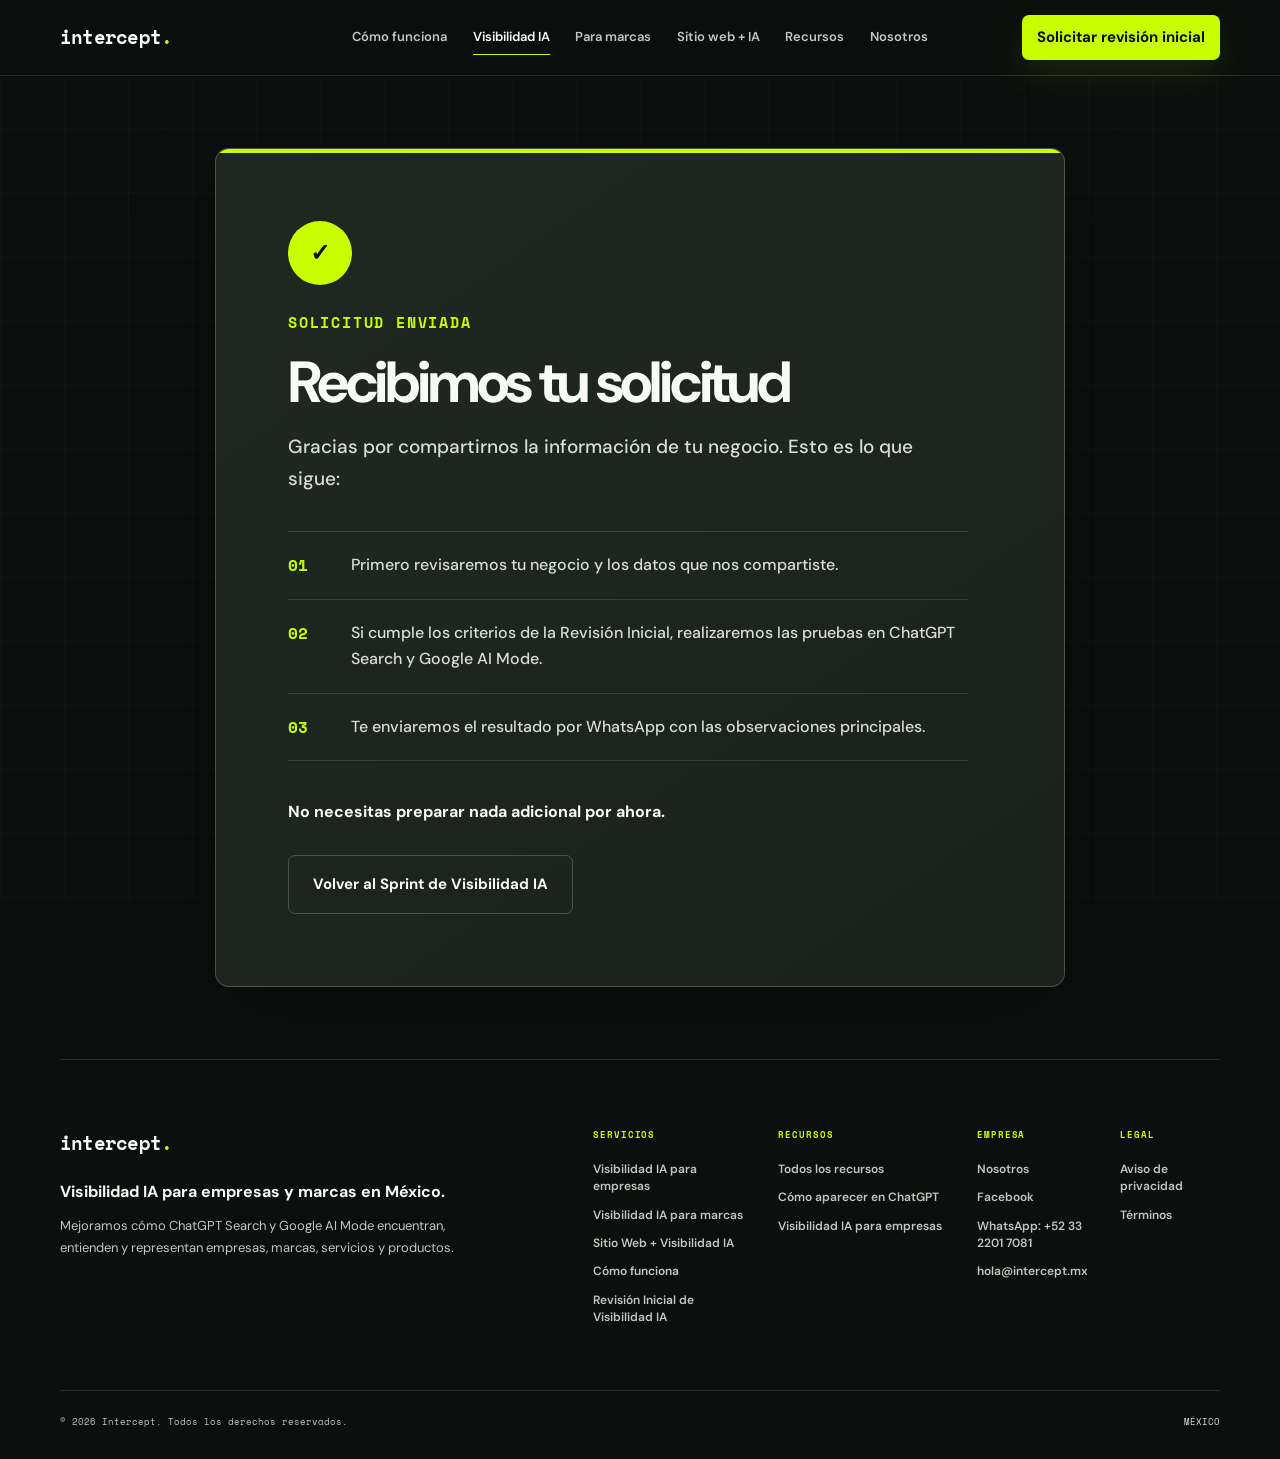
<file: visibilidad-ia/gracias/index.html>
<!doctype html>
<html lang="es-MX">
<head>
  <!-- Google Tag Manager -->
  <script>
    (function(w,d,s,l,i){w[l]=w[l]||[];w[l].push({'gtm.start':
    new Date().getTime(),event:'gtm.js'});var f=d.getElementsByTagName(s)[0],
    j=d.createElement(s),dl=l!='dataLayer'?'&l='+l:'';j.async=true;j.src=
    'https://www.googletagmanager.com/gtm.js?id='+i+dl;f.parentNode.insertBefore(j,f);
    })(window,document,'script','dataLayer','GTM-K83PTF3G');
  </script>
  <!-- End Google Tag Manager -->
  <meta charset="utf-8">
  <meta name="viewport" content="width=device-width, initial-scale=1">
  <meta name="theme-color" content="#111411">
  <meta name="robots" content="noindex, nofollow">
  <meta name="googlebot" content="noindex, nofollow">
  <link rel="preconnect" href="https://fonts.googleapis.com">
  <link rel="preconnect" href="https://fonts.gstatic.com" crossorigin>
  <link href="https://fonts.googleapis.com/css2?family=DM+Sans:opsz,wght@9..40,400;9..40,500;9..40,600;9..40,700&amp;family=Space+Mono:wght@400;700&amp;display=swap" rel="stylesheet">
  <link rel="stylesheet" href="../styles.css">
  <link rel="stylesheet" href="../../navigation.css">
  <link rel="stylesheet" href="../../footer.css">
  <title>Solicitud recibida | Intercept</title>
</head>

<body class="thank-you-page">
  <!-- Google Tag Manager (noscript) -->
  <noscript>
    <iframe src="https://www.googletagmanager.com/ns.html?id=GTM-K83PTF3G"
    height="0" width="0" style="display:none;visibility:hidden"></iframe>
  </noscript>
  <!-- End Google Tag Manager (noscript) -->
  <a class="skip-link" href="#contenido">Saltar al contenido</a>

  <header class="site-header" data-header data-site-header>
    <a class="brand" href="/" aria-label="Intercept, ir al inicio">intercept<span>.</span></a>
    <button class="nav-toggle" type="button" aria-expanded="false" aria-controls="primary-navigation" aria-label="Abrir menú" data-nav-toggle><span data-nav-label>Menú</span><span class="nav-toggle__icon" aria-hidden="true"></span></button>
    <div class="nav-panel" id="primary-navigation" data-nav-panel>
      <nav class="site-nav" aria-label="Navegación principal">
        <a href="/como-funciona/">Cómo funciona</a>
        <a href="/visibilidad-ia/">Visibilidad IA</a>
        <a href="/visibilidad-ia-para-marcas/">Para marcas</a>
        <a href="/sitio-web-visibilidad-ia/">Sitio web + IA</a>
        <a href="/recursos/">Recursos</a>
        <a href="/nosotros/">Nosotros</a>
      </nav>
      <a class="button button--accent button--small nav-cta" href="/diagnostico-express/" data-cta-location="header">Solicitar revisión inicial</a>
    </div>
  </header>

  <main class="thank-you-main" id="contenido">
    <section class="thank-you-card" aria-labelledby="thank-you-title">
      <span class="confirmation__mark" aria-hidden="true">✓</span>
      <p class="kicker">Solicitud enviada</p>
      <h1 id="thank-you-title">Recibimos tu solicitud</h1>
      <p class="thank-you-lead">Gracias por compartirnos la información de tu negocio. Esto es lo que sigue:</p>

      <ol class="thank-you-steps">
        <li><span>01</span><div>Primero revisaremos tu negocio y los datos que nos compartiste.</div></li>
        <li><span>02</span><div>Si cumple los criterios de la Revisión Inicial, realizaremos las pruebas en ChatGPT Search y Google AI Mode.</div></li>
        <li><span>03</span><div>Te enviaremos el resultado por WhatsApp con las observaciones principales.</div></li>
      </ol>

      <p class="thank-you-note">No necesitas preparar nada adicional por ahora.</p>
      <a class="button button--outline button--large" href="../">Volver al Sprint de Visibilidad IA</a>
    </section>
  </main>

  <footer class="global-footer">
    <div class="global-footer__main">
      <div class="global-footer__identity"><a class="brand" href="/" aria-label="Intercept, ir al inicio">intercept<span>.</span></a><strong>Visibilidad IA para empresas y marcas en México.</strong><p>Mejoramos cómo ChatGPT Search y Google AI Mode encuentran, entienden y representan empresas, marcas, servicios y productos.</p></div>
      <div class="global-footer__nav">
        <nav class="global-footer__group" aria-label="Servicios"><p>Servicios</p><a href="/visibilidad-ia/">Visibilidad IA para empresas</a><a href="/visibilidad-ia-para-marcas/">Visibilidad IA para marcas</a><a href="/sitio-web-visibilidad-ia/">Sitio Web + Visibilidad IA</a><a href="/como-funciona/">Cómo funciona</a><a href="/diagnostico-express/">Revisión Inicial de Visibilidad IA</a></nav>
        <nav class="global-footer__group" aria-label="Recursos"><p>Recursos</p><a href="/recursos/">Todos los recursos</a><a href="/recursos/como-aparecer-en-chatgpt/">Cómo aparecer en ChatGPT</a><a href="/recursos/visibilidad-ia-para-empresas/">Visibilidad IA para empresas</a></nav>
        <nav class="global-footer__group" aria-label="Empresa"><p>Empresa</p><a href="/nosotros/">Nosotros</a><a href="https://www.facebook.com/intercept.mx" target="_blank" rel="noopener noreferrer">Facebook</a><a href="https://wa.me/523322017081" target="_blank" rel="noopener noreferrer">WhatsApp: +52 33 2201 7081</a><a href="mailto:hola@intercept.mx">hola@intercept.mx</a></nav>
        <nav class="global-footer__group" aria-label="Legal"><p>Legal</p><a href="/aviso-de-privacidad/">Aviso de privacidad</a><a href="/terminos/">Términos</a></nav>
      </div>
    </div>
    <div class="global-footer__bottom"><p>© <span data-year>2026</span> Intercept. Todos los derechos reservados.</p><p class="global-footer__location">México</p></div>
  </footer>
  <script src="../../navigation.js" defer></script>
</body>
</html>
</file>
<file: styles.css>
:root {
  --ink: #0c0f0d;
  --ink-soft: #111612;
  --panel: #171d18;
  --panel-raised: #1e261f;
  --paper: #f8faf5;
  --paper-dim: #d9ddd6;
  --paper-muted: #9ba49a;
  --acid: #c8ff00;
  --acid-hover: #d5ff38;
  --acid-wash: rgba(200, 255, 0, 0.08);
  --line: rgba(242, 244, 235, 0.12);
  --line-strong: rgba(242, 244, 235, 0.22);
  --font-sans: "DM Sans", system-ui, sans-serif;
  --font-mono: "Space Mono", ui-monospace, monospace;
  --container: 1180px;
  --radius: 16px;
}

*, *::before, *::after { box-sizing: border-box; }
html { scroll-behavior: smooth; scroll-padding-top: 90px; }
body { margin: 0; min-width: 320px; overflow-x: hidden; background: var(--ink); color: var(--paper); font-family: var(--font-sans); line-height: 1.6; }
body::before { position: fixed; z-index: -1; inset: 0; background-image: linear-gradient(rgba(255,255,255,.018) 1px, transparent 1px), linear-gradient(90deg, rgba(255,255,255,.018) 1px, transparent 1px); background-size: 64px 64px; content: ""; }
a { color: inherit; }
.skip-link { position: fixed; z-index: 1000; top: 12px; left: 12px; padding: 10px 14px; transform: translateY(-180%); border-radius: 6px; background: var(--acid); color: var(--ink); font-weight: 700; }
.skip-link:focus { transform: translateY(0); }
.site-header { position: sticky; z-index: 100; top: 0; display: grid; min-height: 76px; grid-template-columns: 1fr auto 1fr; align-items: center; gap: 28px; padding: 13px max(24px, calc((100vw - var(--container)) / 2)); border-bottom: 1px solid var(--line); background: rgba(12,15,13,.88); backdrop-filter: blur(18px); }
.brand { justify-self: start; font-family: var(--font-mono); font-size: 20px; font-weight: 700; letter-spacing: -.05em; text-decoration: none; }
.brand span { color: var(--acid); }
.site-nav { display: flex; align-items: center; gap: 30px; }
.site-nav a { color: var(--paper-muted); font-size: 13px; font-weight: 600; text-decoration: none; transition: color 160ms ease; }
.site-nav a:hover { color: var(--paper); }
.site-header > .button { justify-self: end; }
.section { width: min(var(--container), calc(100% - 48px)); margin: 0 auto; }
.hero { position: relative; display: grid; min-height: calc(100svh - 76px); grid-template-columns: minmax(0, 1.08fr) minmax(430px, .92fr); align-items: center; gap: clamp(52px, 7vw, 96px); padding-top: 80px; padding-bottom: 84px; }
.hero::before { position: absolute; z-index: -1; top: 2%; left: 48%; width: 540px; height: 540px; border-radius: 50%; background: radial-gradient(circle, rgba(200,255,0,.08), transparent 68%); content: ""; filter: blur(12px); }
.eyebrow { display: flex; align-items: center; gap: 10px; margin: 0 0 22px; color: var(--acid); font-family: var(--font-mono); font-size: 11px; font-weight: 700; letter-spacing: .12em; text-transform: uppercase; }
.eyebrow span { width: 8px; height: 8px; border-radius: 50%; background: var(--acid); box-shadow: 0 0 0 5px var(--acid-wash); }
h1 { max-width: 690px; margin: 0 0 26px; font-size: clamp(46px, 5.2vw, 72px); letter-spacing: -.06em; line-height: .98; text-wrap: balance; }
.hero__lead { max-width: 660px; margin: 0 0 34px; color: var(--paper-dim); font-size: clamp(18px, 1.7vw, 21px); line-height: 1.55; }
.hero__actions { display: flex; flex-wrap: wrap; gap: 12px; }
.button { display: inline-flex; min-height: 48px; align-items: center; justify-content: center; gap: 12px; padding: 12px 19px; border: 1px solid transparent; border-radius: 7px; font-size: 14px; font-weight: 700; line-height: 1.2; text-align: center; text-decoration: none; transition: transform 160ms ease, background-color 160ms ease, border-color 160ms ease; }
.button:hover { transform: translateY(-2px); }
.button--small { min-height: 42px; font-size: 12px; }
.button--large { min-height: 56px; padding: 15px 23px; }
.button--accent { background: var(--acid); color: var(--ink); }
.button--accent:hover { background: var(--acid-hover); }
.button--outline { border-color: var(--line-strong); color: var(--paper); }
.button--outline:hover { border-color: rgba(200,255,0,.52); }
.button:focus-visible, .site-nav a:focus-visible, .brand:focus-visible { outline: 3px solid var(--acid); outline-offset: 3px; }
.hero__meta { display: flex; flex-wrap: wrap; gap: 10px 18px; margin: 25px 0 0; color: var(--paper-muted); font-family: var(--font-mono); font-size: 11px; }
.hero__meta strong { color: var(--paper); }
.hero__meta span::before { margin-right: 18px; color: var(--acid); content: "·"; }
.ai-interface { position: relative; overflow: hidden; border: 1px solid var(--line-strong); border-radius: var(--radius); background: rgba(20,26,21,.96); box-shadow: 0 34px 90px rgba(0,0,0,.4); }
.ai-interface::after { position: absolute; inset: 0; border-radius: inherit; box-shadow: inset 0 1px 0 rgba(255,255,255,.04); content: ""; pointer-events: none; }
.ai-interface__bar, .ai-interface__footer { display: flex; align-items: center; border-color: var(--line); color: var(--paper-muted); font-family: var(--font-mono); font-size: 9px; letter-spacing: .08em; text-transform: uppercase; }
.ai-interface__bar { justify-content: space-between; padding: 15px 18px; border-bottom: 1px solid var(--line); }
.window-dots { display: flex; gap: 5px; }
.window-dots i { width: 6px; height: 6px; border-radius: 50%; background: #475048; }
.live-status { display: flex; align-items: center; gap: 6px; color: var(--acid); }
.live-status i { width: 6px; height: 6px; border-radius: 50%; background: var(--acid); animation: pulse 1.8s infinite; }
.ai-interface__body { padding: 22px; }
.query-row { display: grid; grid-template-columns: 34px 1fr; gap: 13px; align-items: start; padding: 17px; border: 1px solid var(--line); border-radius: 10px; background: #101411; }
.query-row p { margin: 0; color: var(--paper); font-size: 14px; font-weight: 500; line-height: 1.5; }
.query-icon { display: grid; width: 34px; height: 34px; place-items: center; border-radius: 50%; background: var(--acid); color: var(--ink); font-size: 20px; font-weight: 700; }
.thinking { display: flex; align-items: center; gap: 5px; min-height: 54px; padding: 0 4px; color: var(--paper-muted); }
.thinking span { width: 5px; height: 5px; border-radius: 50%; background: var(--acid); animation: dots 1.4s infinite; }
.thinking span:nth-child(2) { animation-delay: .15s; }
.thinking span:nth-child(3) { animation-delay: .3s; }
.thinking em { margin-left: 7px; font-family: var(--font-mono); font-size: 9px; font-style: normal; }
.answer-card { padding: 16px; border: 1px solid var(--line); border-radius: 10px; background: var(--panel-raised); }
.answer-label { margin: 0 0 12px; color: var(--paper-muted); font-family: var(--font-mono); font-size: 9px; letter-spacing: .1em; text-transform: uppercase; }
.business-result { display: grid; grid-template-columns: 24px 1fr auto; gap: 10px; align-items: center; padding: 12px 0; border-top: 1px solid var(--line); }
.business-result > span { color: var(--acid); font-family: var(--font-mono); font-size: 10px; }
.business-result strong, .business-result small { display: block; }
.business-result strong { font-size: 12px; }
.business-result small { margin-top: 2px; color: var(--paper-muted); font-size: 9px; }
.business-result b { padding: 4px 7px; border: 1px solid rgba(200,255,0,.22); border-radius: 4px; background: var(--acid-wash); color: var(--acid); font-family: var(--font-mono); font-size: 7px; letter-spacing: .04em; text-transform: uppercase; }
.business-result.is-muted { opacity: .46; }
.business-result.is-muted b { border-color: var(--line); background: transparent; color: var(--paper-muted); }
.ai-interface__footer { gap: 16px; padding: 13px 18px; border-top: 1px solid var(--line); }
.ai-interface__footer .scan-line { margin-left: auto; color: var(--acid); }
.site-footer { display: flex; width: min(var(--container), calc(100% - 48px)); align-items: center; justify-content: space-between; gap: 24px; margin: 0 auto; padding: 28px 0; border-top: 1px solid var(--line); color: var(--paper-muted); font-size: 12px; }
@keyframes pulse { 50% { opacity: .25; } }
@keyframes dots { 0%, 70%, 100% { transform: translateY(0); opacity: .35; } 35% { transform: translateY(-3px); opacity: 1; } }
@media (prefers-reduced-motion: reduce) { *, *::before, *::after { scroll-behavior: auto !important; animation-duration: .01ms !important; animation-iteration-count: 1 !important; } }
@media (max-width: 900px) { .site-header { grid-template-columns: 1fr auto; } .site-nav { display: none; } .hero { min-height: auto; grid-template-columns: 1fr; gap: 54px; padding-top: 68px; } .ai-interface { width: min(100%, 580px); } }
@media (max-width: 600px) { .site-header { min-height: 68px; padding-inline: 18px; } .site-header > .button { padding-inline: 12px; font-size: 10px; } .section { width: min(100% - 32px, var(--container)); } .hero { padding-top: 52px; padding-bottom: 64px; } h1 { font-size: clamp(42px, 13vw, 58px); } .hero__lead { font-size: 17px; } .hero__actions { display: grid; } .hero__actions .button { width: 100%; } .hero__meta { display: grid; gap: 7px; } .hero__meta span::before { margin-right: 10px; } .ai-interface__body { padding: 14px; } .business-result { grid-template-columns: 20px 1fr; } .business-result b { display: none; } .ai-interface__footer span:nth-child(2) { display: none; } .site-footer { width: calc(100% - 32px); align-items: flex-start; flex-direction: column; } }
@media (max-width: 600px) { .hero::before { left: 0; width: 340px; height: 340px; } }

/* Shared section system */
p, h2, h3, figure { margin-top: 0; }
h2, h3 { text-wrap: balance; }
h2 { margin-bottom: 22px; font-size: clamp(36px, 4.4vw, 60px); letter-spacing: -.055em; line-height: 1.03; }
h3 { margin-bottom: 12px; font-size: clamp(20px, 2vw, 27px); letter-spacing: -.035em; line-height: 1.12; }
strong { color: var(--paper); }
.site-header { transition: background-color 180ms ease, border-color 180ms ease; }
.site-header.is-scrolled { border-color: var(--line-strong); background: rgba(12,15,13,.97); }
.section:not(.hero) { position: relative; padding-top: 118px; padding-bottom: 118px; }
.section--border::before { position: absolute; z-index: -1; inset: 0 50%; width: 100vw; transform: translateX(-50%); border-top: 1px solid var(--line); border-bottom: 1px solid var(--line); background: var(--ink-soft); content: ""; }
.section-heading { max-width: 790px; margin-bottom: 56px; }
.section-heading > p:not(.kicker) { max-width: 700px; margin-bottom: 0; color: var(--paper-dim); font-size: 18px; line-height: 1.65; }
.section-heading--split { display: grid; max-width: none; grid-template-columns: minmax(0, 1.35fr) minmax(320px, .65fr); align-items: end; gap: clamp(48px, 9vw, 130px); }
.section-heading--split > p { padding-bottom: 8px; }
.kicker, .case-label, .interface-label { margin-bottom: 16px; color: var(--acid); font-family: var(--font-mono); font-size: 10px; font-weight: 700; letter-spacing: .12em; text-transform: uppercase; }
.section-note { display: flex; align-items: center; gap: 12px; margin: 30px 0 0; color: var(--paper-muted); font-family: var(--font-mono); font-size: 10px; }
.section-note span { color: var(--acid); font-size: 16px; }

/* Hero demo motion */
.typing-cursor { display: none; width: 1px; height: 18px; align-self: center; background: var(--acid); }
.ai-interface.is-animating .typing-cursor { display: block; animation: cursor 750ms step-end infinite; }
.ai-interface.is-animating .answer-card { visibility: hidden; opacity: 0; transform: translateY(8px); }
.ai-interface.is-typing .thinking { visibility: hidden; }
.ai-interface.is-complete .typing-cursor { display: none; }
.ai-interface.is-complete .thinking { visibility: hidden; }
.ai-interface.is-complete .answer-card { visibility: visible; opacity: 1; transform: none; transition: opacity 320ms ease, transform 320ms ease; }
.query-row { grid-template-columns: 34px 1fr auto; }
@keyframes cursor { 50% { opacity: 0; } }

/* Problem */
.problem-visual { display: grid; grid-template-columns: .84fr 1.16fr; gap: 18px; }
.prompt-cloud, .visibility-panel { min-height: 390px; border: 1px solid var(--line); border-radius: var(--radius); background: var(--panel); }
.prompt-cloud { display: flex; align-content: center; align-items: flex-start; flex-wrap: wrap; gap: 9px; padding: clamp(28px, 4vw, 50px); }
.prompt-cloud .interface-label { width: 100%; margin-bottom: 23px; }
.prompt-cloud > span { padding: 11px 13px; border: 1px solid var(--line-strong); border-radius: 7px; background: #101411; color: var(--paper-dim); font-size: 13px; line-height: 1.35; }
.prompt-cloud > span:nth-of-type(2), .prompt-cloud > span:nth-of-type(4) { border-color: rgba(200,255,0,.24); background: var(--acid-wash); color: var(--paper); }
.visibility-panel { overflow: hidden; }
.visibility-panel__header { display: flex; align-items: center; justify-content: space-between; gap: 20px; padding: 18px 22px; border-bottom: 1px solid var(--line); color: var(--paper-muted); font-family: var(--font-mono); font-size: 9px; letter-spacing: .08em; text-transform: uppercase; }
.visibility-panel__header span:last-child { color: var(--acid); }
.visibility-row { display: grid; min-height: 105px; grid-template-columns: 12px minmax(110px,.55fr) 1fr auto; align-items: center; gap: 18px; padding: 22px; border-bottom: 1px solid var(--line); }
.visibility-row:last-child { border-bottom: 0; }
.visibility-row strong { font-size: 15px; }
.visibility-row p { margin: 0; color: var(--paper-muted); font-size: 13px; }
.visibility-row small { color: var(--paper-muted); font-family: var(--font-mono); font-size: 9px; }
.signal { width: 8px; height: 8px; border-radius: 50%; }
.signal--off { background: #ff786b; box-shadow: 0 0 0 5px rgba(255,120,107,.08); }
.signal--warn { background: #f7c45b; box-shadow: 0 0 0 5px rgba(247,196,91,.08); }
.signal--on { background: var(--acid); box-shadow: 0 0 0 5px var(--acid-wash); }

/* Solutions */
.solutions-section { padding-top: 104px !important; }
.solution-grid { display: grid; grid-template-columns: repeat(3, minmax(0, 1fr)); gap: 18px; }
.solution-card { position: relative; display: flex; min-height: 560px; flex-direction: column; overflow: hidden; padding: clamp(28px, 4vw, 46px); border: 1px solid var(--line-strong); border-radius: var(--radius); background: var(--panel); box-shadow: 0 18px 55px rgba(0,0,0,.18); }
.solution-card::after { position: absolute; z-index: 0; right: -130px; bottom: -160px; width: 360px; height: 360px; border-radius: 50%; background: radial-gradient(circle, rgba(200,255,0,.055), transparent 68%); content: ""; pointer-events: none; }
.solution-card--brands { background: linear-gradient(145deg, rgba(200,255,0,.035), transparent 42%), var(--panel); }
.solution-card--website { background: linear-gradient(145deg, rgba(84,153,255,.06), transparent 42%), var(--panel); }
.solution-card > * { position: relative; z-index: 1; }
.solution-card__top { display: flex; align-items: center; justify-content: space-between; gap: 20px; margin-bottom: 58px; padding-bottom: 18px; border-bottom: 1px solid var(--line); color: var(--acid); font-family: var(--font-mono); font-size: 9px; letter-spacing: .1em; text-transform: uppercase; }
.solution-card__top p { margin: 0; }
.solution-card h3 { max-width: 500px; font-size: clamp(25px, 2.8vw, 36px); }
.solution-card > p { max-width: 530px; margin-bottom: 25px; color: var(--paper-dim); font-size: 14px; }
.solution-card ul { display: flex; flex-wrap: wrap; gap: 8px; margin: 0 0 32px; padding: 0; list-style: none; }
.solution-card li { padding: 7px 10px; border: 1px solid var(--line); border-radius: 5px; background: #101411; color: var(--paper-muted); font-family: var(--font-mono); font-size: 9px; }
.solution-card .button { width: fit-content; margin-top: auto; }

/* Method */
.method-section .section-heading { max-width: 800px; }
.process-grid { display: grid; grid-template-columns: repeat(4, 1fr); margin: 0; padding: 0; list-style: none; }
.process-card { min-height: 280px; padding: 0 26px 10px; border-left: 1px solid var(--line); }
.process-card:first-child { padding-left: 0; border-left: 0; }
.process-card:last-child { padding-right: 0; }
.process-card > div { display: flex; align-items: center; height: 42px; margin-bottom: 40px; }
.process-card > div span { display: grid; flex: none; width: 42px; height: 42px; place-items: center; border: 1px solid var(--acid); border-radius: 50%; color: var(--acid); font-family: var(--font-mono); font-size: 10px; }
.process-card > div i { width: calc(100% + 26px); height: 1px; margin-left: 12px; background: linear-gradient(90deg, var(--acid), var(--line)); }
.process-card h3 { font-size: 23px; }
.process-card p { margin: 0; color: var(--paper-muted); font-size: 14px; }

/* Offer */
.offer-section::after { position: absolute; z-index: -1; top: 0; right: 50%; width: 100vw; height: 100%; transform: translateX(50%); background: radial-gradient(circle at 20% 50%, rgba(200,255,0,.055), transparent 34%); content: ""; }
.offer-shell { display: grid; grid-template-columns: minmax(330px,.78fr) minmax(480px,1.22fr); gap: clamp(50px, 9vw, 120px); }
.offer-intro { align-self: start; }
.offer-intro h2 { font-size: clamp(47px, 5.5vw, 72px); }
.offer-intro > p:not(.kicker):not(.offer-duration) { max-width: 500px; color: var(--paper-dim); font-size: 17px; }
.offer-price { display: flex; align-items: end; gap: 13px; margin: 38px 0 4px; }
.offer-price strong { font-size: clamp(45px, 5vw, 66px); letter-spacing: -.06em; line-height: 1; }
.offer-price span { padding-bottom: 8px; color: var(--paper-muted); font-family: var(--font-mono); font-size: 10px; }
.offer-duration { margin-bottom: 30px; color: var(--paper-muted); font-family: var(--font-mono); font-size: 10px; }
.offer-duration span { color: var(--paper); font-weight: 700; }
.deliverables { overflow: hidden; border: 1px solid var(--line-strong); border-radius: var(--radius); background: rgba(23,29,24,.88); }
.deliverables__top { display: flex; align-items: center; justify-content: space-between; padding: 17px 21px; border-bottom: 1px solid var(--line); font-family: var(--font-mono); font-size: 9px; letter-spacing: .1em; text-transform: uppercase; }
.deliverables__top p { margin: 0; color: var(--paper-muted); }
.deliverables__top span { color: var(--acid); }
.deliverables ul { margin: 0; padding: 0 22px; list-style: none; }
.deliverables li { display: grid; grid-template-columns: 30px 1fr; gap: 12px; padding: 18px 0; border-bottom: 1px solid var(--line); }
.deliverables li > span { color: var(--acid); font-family: var(--font-mono); font-size: 9px; }
.deliverables li strong, .deliverables li small { display: block; }
.deliverables li strong { margin-bottom: 3px; font-size: 14px; }
.deliverables li small { color: var(--paper-muted); font-size: 11px; line-height: 1.5; }
.retest-note { display: flex; gap: 13px; align-items: center; padding: 18px 22px; background: var(--acid-wash); }
.retest-note > span { display: grid; flex: none; width: 25px; height: 25px; place-items: center; border: 1px solid rgba(200,255,0,.35); border-radius: 50%; color: var(--acid); }
.retest-note p { margin: 0; color: var(--paper-dim); font-size: 11px; }
.boundary-note { max-width: 950px; margin: 30px auto 0; color: var(--paper-muted); font-family: var(--font-mono); font-size: 10px; line-height: 1.7; text-align: center; }

/* Case studies */
.case-list { display: grid; gap: 88px; }
.case-study { display: grid; gap: 0; }
.case-study__visual { overflow: hidden; margin: 0; border: 1px solid var(--line-strong); border-bottom: 0; border-radius: var(--radius) var(--radius) 0 0; background: var(--panel); box-shadow: 0 24px 60px rgba(0,0,0,.22); }
.case-study__image-link { display: block; overflow: hidden; background: #fff; cursor: zoom-in; }
.case-study__image-link:focus-visible { position: relative; z-index: 1; outline: 3px solid var(--acid); outline-offset: -5px; }
.case-study__visual img { display: block; width: 100%; height: auto; transition: transform 300ms ease; }
.case-study__image-link:hover img { transform: scale(1.008); }
.case-study__visual figcaption { display: flex; align-items: center; gap: 12px; padding: 15px 18px; color: var(--paper-muted); font-family: var(--font-mono); font-size: 9px; text-transform: uppercase; }
.case-study__visual figcaption span { color: var(--acid); }
.case-study__copy { display: grid; grid-template-columns: repeat(3, 1fr); border-right: 1px solid var(--line); border-bottom: 1px solid var(--line); border-left: 1px solid var(--line); border-radius: 0 0 var(--radius) var(--radius); }
.case-study__copy > div { min-height: 180px; padding: 25px 28px; border-right: 1px solid var(--line); }
.case-study__copy > div:last-child { border-right: 0; }
.case-study__copy p:last-child { margin: 0; color: var(--paper-dim); font-size: 14px; }
.case-label { margin-bottom: 7px; font-size: 9px; }

/* Principles */
.principles-grid { display: grid; grid-template-columns: repeat(3,1fr); border-top: 1px solid var(--line); border-left: 1px solid var(--line); }
.principles-grid article { min-height: 210px; padding: 28px; border-right: 1px solid var(--line); border-bottom: 1px solid var(--line); }
.principles-grid span { color: var(--acid); font-family: var(--font-mono); font-size: 9px; }
.principles-grid h3 { margin-top: 32px; font-size: 20px; }
.principles-grid p { margin: 0; color: var(--paper-muted); font-size: 13px; }

/* Fit */
.fit-layout { display: grid; grid-template-columns: minmax(0,.92fr) minmax(430px,1.08fr); gap: clamp(55px, 10vw, 130px); }
.fit-layout .section-heading { margin-bottom: 0; }
.fit-check { display: flex; gap: 13px; margin-top: 30px; padding: 18px; border: 1px solid rgba(200,255,0,.2); border-radius: 9px; background: var(--acid-wash); }
.fit-check > span { color: var(--acid); }
.fit-check p { margin: 0; color: var(--paper-dim); font-size: 12px; }
.industry-list { border-top: 1px solid var(--line-strong); }
.industry-list > span { display: flex; min-height: 65px; align-items: center; justify-content: space-between; gap: 20px; border-bottom: 1px solid var(--line); color: var(--paper-dim); font-size: 17px; }
.industry-list i { color: var(--acid); font-family: var(--font-mono); font-size: 9px; font-style: normal; }
.industry-route { display: flex; min-height: 82px; align-items: center; justify-content: space-between; gap: 20px; padding: 14px 0; border-bottom: 1px solid var(--line); color: var(--acid); font-size: 13px; font-weight: 700; line-height: 1.4; text-decoration: none; }
.industry-route:hover { color: var(--paper); }
.industry-route:focus-visible { outline: 3px solid var(--acid); outline-offset: 4px; }

/* FAQ */
.faq-layout { display: grid; grid-template-columns: minmax(0,.7fr) minmax(480px,1.3fr); gap: clamp(60px, 10vw, 140px); }
.faq-layout .section-heading { position: sticky; top: 120px; align-self: start; margin: 0; }
.faq-list { border-top: 1px solid var(--line-strong); }
.faq-list details { border-bottom: 1px solid var(--line); }
.faq-list summary { display: flex; min-height: 83px; align-items: center; justify-content: space-between; gap: 30px; padding: 20px 0; cursor: pointer; font-size: 16px; font-weight: 600; list-style: none; }
.faq-list summary::-webkit-details-marker { display: none; }
.faq-list summary span { display: grid; flex: none; width: 27px; height: 27px; place-items: center; border: 1px solid var(--line-strong); border-radius: 50%; color: var(--acid); font-family: var(--font-mono); font-size: 13px; transition: transform 180ms ease; }
.faq-list details[open] summary span { transform: rotate(45deg); }
.faq-list details > div { padding: 0 50px 24px 0; }
.faq-list details p { margin: 0; color: var(--paper-muted); font-size: 14px; }
.faq-list summary:focus-visible { outline: 3px solid var(--acid); outline-offset: 4px; }

/* Closing */
.final-cta { position: relative; display: grid; min-height: 590px; place-items: center; overflow: hidden; border-top: 1px solid rgba(12,15,13,.15); background: var(--acid); color: var(--ink); text-align: center; }
.final-cta__grid { position: absolute; inset: 0; opacity: .12; background-image: linear-gradient(var(--ink) 1px, transparent 1px), linear-gradient(90deg, var(--ink) 1px, transparent 1px); background-size: 64px 64px; mask-image: linear-gradient(to bottom, transparent, black 20%, black 80%, transparent); }
.final-cta__content { position: relative; width: min(850px, calc(100% - 40px)); padding: 100px 0; }
.final-cta .kicker { color: var(--ink); }
.final-cta h2 { margin-inline: auto; font-size: clamp(44px, 6vw, 76px); }
.final-cta p:not(.kicker) { max-width: 620px; margin: 0 auto 29px; font-size: 18px; }
.button--dark { background: var(--ink); color: var(--paper); }
.button--dark:hover { background: #202621; }
.final-cta small { display: block; margin-top: 17px; font-family: var(--font-mono); font-size: 9px; }

/* Progressive reveal */
.reveal { transition: opacity 500ms ease, transform 500ms ease; }
.js .reveal:not(.is-visible) { opacity: 0; transform: translateY(22px); }

@media (max-width: 1000px) {
  .section-heading--split { grid-template-columns: 1fr; align-items: start; gap: 15px; }
  .problem-visual, .offer-shell, .fit-layout, .faq-layout { grid-template-columns: 1fr; }
  .prompt-cloud, .visibility-panel { min-height: auto; }
  .process-grid { grid-template-columns: repeat(2,1fr); gap: 50px 0; }
  .process-card:nth-child(3) { padding-left: 0; border-left: 0; }
  .case-study__copy { grid-template-columns: 1fr; }
  .case-study__copy > div { min-height: auto; border-right: 0; border-bottom: 1px solid var(--line); }
  .case-study__copy > div:last-child { border-bottom: 0; }
  .principles-grid { grid-template-columns: repeat(2,1fr); }
  .faq-layout .section-heading { position: static; }
}

@media (max-width: 720px) {
  .section:not(.hero) { padding-top: 82px; padding-bottom: 82px; }
  .section-heading { margin-bottom: 38px; }
  .section-heading > p:not(.kicker) { font-size: 16px; }
  .problem-visual { gap: 12px; }
  .solution-grid { grid-template-columns: 1fr; }
  .solution-card { min-height: auto; padding: 28px 21px; }
  .solution-card__top { margin-bottom: 40px; }
  .solution-card .button { width: 100%; margin-top: 8px; }
  .prompt-cloud { padding: 27px 20px; }
  .visibility-panel__header span:last-child { display: none; }
  .visibility-row { grid-template-columns: 12px 1fr auto; gap: 13px; padding: 18px; }
  .visibility-row p { grid-column: 2 / 4; }
  .process-grid { grid-template-columns: 1fr; gap: 0; }
  .process-card, .process-card:nth-child(3) { display: grid; min-height: auto; grid-template-columns: 44px 1fr; gap: 0 16px; padding: 0 0 34px; border-left: 0; }
  .process-card > div { grid-row: 1 / 3; height: 100%; align-items: flex-start; margin: 0; flex-direction: column; }
  .process-card > div i { width: 1px; height: 100%; margin: 10px 0 0 21px; background: linear-gradient(var(--acid), var(--line)); }
  .process-card h3 { margin: 7px 0 8px; }
  .offer-shell { gap: 45px; }
  .offer-price strong { font-size: 49px; }
  .deliverables { border-radius: 11px; }
  .case-list { gap: 66px; }
  .case-study__visual { border-radius: 11px 11px 0 0; }
  .case-study__copy > div { padding: 21px 19px; }
  .principles-grid { grid-template-columns: 1fr; }
  .principles-grid article { min-height: auto; }
  .industry-list > span { font-size: 15px; }
  .faq-list summary { min-height: 76px; font-size: 15px; }
  .final-cta { min-height: 540px; }
}

@media (max-width: 430px) {
  .site-header > .button { max-width: 145px; }
  .hero__meta strong { display: block; }
  .hero__meta span::before { display: none; }
  .query-row p { font-size: 12px; }
  .thinking em { overflow: hidden; max-width: 210px; white-space: nowrap; text-overflow: ellipsis; }
  .offer-intro .button { width: 100%; }
  .deliverables__top span { display: none; }
  .retest-note { align-items: flex-start; }
}
</file>
<file: footer.css>
.global-footer {
  position: relative;
  width: min(var(--container), calc(100% - 48px));
  margin: 0 auto;
  padding: 68px 0 30px;
  border-top: 1px solid var(--line);
  color: var(--paper-muted);
}

.global-footer__main {
  display: grid;
  grid-template-columns: minmax(270px, .8fr) minmax(620px, 1.2fr);
  gap: clamp(55px, 9vw, 120px);
  padding-bottom: 52px;
}

.global-footer__identity .brand {
  display: inline-block;
  margin-bottom: 21px;
}

.global-footer__identity > strong {
  display: block;
  max-width: 390px;
  margin-bottom: 11px;
  color: var(--paper);
  font-size: 16px;
  line-height: 1.45;
}

.global-footer__identity > p {
  max-width: 430px;
  margin: 0;
  color: var(--paper-muted);
  font-size: 13px;
  line-height: 1.7;
}

.global-footer__nav {
  display: grid;
  grid-template-columns: 1.15fr 1.25fr .75fr .75fr;
  gap: 32px;
}

.global-footer__group > p {
  margin: 0 0 18px;
  color: var(--acid);
  font-family: var(--font-mono);
  font-size: 9px;
  font-weight: 700;
  letter-spacing: .1em;
  text-transform: uppercase;
}

.global-footer__group a {
  display: block;
  width: fit-content;
  margin: 0 0 11px;
  color: var(--paper-muted);
  font-size: 12px;
  font-weight: 600;
  line-height: 1.45;
  text-decoration: none;
  transition: color 160ms ease;
}

.global-footer__group a:hover { color: var(--paper); }
.global-footer__group a:focus-visible { outline: 3px solid var(--acid); outline-offset: 4px; }

.global-footer__bottom {
  display: flex;
  align-items: center;
  justify-content: space-between;
  gap: 24px;
  padding-top: 24px;
  border-top: 1px solid var(--line);
  color: var(--paper-muted);
  font-family: var(--font-mono);
  font-size: 9px;
}

.global-footer__bottom p { margin: 0; }
.global-footer__location { color: var(--paper-dim); text-transform: uppercase; }

@media (max-width: 1050px) {
  .global-footer__main { grid-template-columns: 1fr; }
  .global-footer__identity > p { max-width: 620px; }
}

@media (max-width: 720px) {
  .global-footer { width: calc(100% - 32px); padding-top: 52px; }
  .global-footer__main { gap: 45px; padding-bottom: 40px; }
  .global-footer__nav { grid-template-columns: repeat(2, minmax(0, 1fr)); gap: 35px 24px; }
  .global-footer__bottom { align-items: flex-start; flex-direction: column; gap: 8px; }
}
</file>
<file: legal.css>
.legal-main { min-height: 70svh; }
.legal-hero { padding-top: clamp(75px, 10vw, 125px); padding-bottom: 58px; }
.legal-hero h1 { max-width: 950px; }
.legal-hero__lead { max-width: 760px; margin: 0; color: var(--paper-dim); font-size: clamp(18px, 2vw, 22px); }
.legal-meta { display: flex; flex-wrap: wrap; gap: 9px 20px; margin: 34px 0 0; padding-top: 18px; border-top: 1px solid var(--line); color: var(--paper-muted); font-family: var(--font-mono); font-size: 9px; text-transform: uppercase; }
.legal-meta span + span::before { margin-right: 20px; color: var(--acid); content: "·"; }
.legal-body { max-width: 850px; padding-top: 25px !important; }
.legal-body section { padding: 34px 0; border-top: 1px solid var(--line); }
.legal-body h2 { margin-bottom: 15px; font-size: clamp(25px, 3vw, 36px); letter-spacing: -.035em; }
.legal-body p, .legal-body li { color: var(--paper-dim); font-size: 15px; line-height: 1.75; }
.legal-body ul { margin: 16px 0 0; padding-left: 20px; }
.legal-body a { color: var(--paper); font-weight: 700; text-underline-offset: 3px; }
.legal-callout { padding: 20px 22px; border: 1px solid rgba(200,255,0,.22); border-radius: 9px; background: var(--acid-wash); }
.legal-callout p { margin: 0; }
@media (max-width: 600px) { .legal-hero { padding-top: 60px; } .legal-body p, .legal-body li { font-size: 14px; } .legal-meta { display: grid; } .legal-meta span + span::before { content: none; } }
</file>
<file: como-funciona/styles.css>
/* Page-specific layouts built on the shared Intercept system in ../styles.css. */
.cf-hero { grid-template-columns: minmax(0, 1.12fr) minmax(390px, .88fr); }
.cf-hero h1 { max-width: 760px; font-size: clamp(45px, 5vw, 68px); }

.stage-map { overflow: hidden; border: 1px solid var(--line-strong); border-radius: var(--radius); background: rgba(20,26,21,.96); box-shadow: 0 34px 90px rgba(0,0,0,.4); }
.stage-map__header { display: flex; align-items: center; justify-content: space-between; gap: 20px; padding: 16px 19px; border-bottom: 1px solid var(--line); color: var(--paper-muted); font-family: var(--font-mono); font-size: 9px; letter-spacing: .08em; text-transform: uppercase; }
.stage-map__header span:last-child { color: var(--acid); }
.stage-map ol { margin: 0; padding: 20px; list-style: none; }
.stage-map li { display: grid; min-height: 83px; grid-template-columns: 42px 1fr auto; align-items: center; gap: 15px; padding: 15px 17px; border: 1px solid var(--line); border-bottom: 0; background: #101411; }
.stage-map li:first-child { border-radius: 10px 10px 0 0; }
.stage-map li:last-child { border-bottom: 1px solid var(--line); border-radius: 0 0 10px 10px; background: var(--acid-wash); }
.stage-map li > span { display: grid; width: 36px; height: 36px; place-items: center; border: 1px solid rgba(200,255,0,.34); border-radius: 50%; color: var(--acid); font-family: var(--font-mono); font-size: 9px; }
.stage-map strong, .stage-map small { display: block; }
.stage-map strong { font-size: 14px; }
.stage-map small { margin-top: 3px; color: var(--paper-muted); font-size: 10px; }
.stage-map li > i, .stage-map li > b { color: var(--acid); font-family: var(--font-mono); font-size: 14px; font-style: normal; }
.stage-map > p { display: flex; align-items: center; gap: 8px; margin: 0; padding: 0 20px 18px; color: var(--paper-muted); font-family: var(--font-mono); font-size: 9px; text-transform: uppercase; }
.stage-map > p span { width: 6px; height: 6px; border-radius: 50%; background: var(--acid); box-shadow: 0 0 0 4px var(--acid-wash); }

.step-list { display: grid; gap: 18px; }
.step-card { display: grid; min-height: 330px; grid-template-columns: 170px 1fr; overflow: hidden; border: 1px solid var(--line); border-radius: var(--radius); background: var(--panel); }
.step-card__number { display: flex; align-items: center; justify-content: space-between; flex-direction: column; padding: 30px 24px; border-right: 1px solid var(--line); background: #101411; }
.step-card__number span { color: var(--acid); font-family: var(--font-mono); font-size: clamp(40px, 5vw, 68px); letter-spacing: -.08em; line-height: 1; }
.step-card__number small { color: var(--paper-muted); font-family: var(--font-mono); font-size: 9px; letter-spacing: .1em; text-transform: uppercase; writing-mode: vertical-rl; }
.step-card__content { padding: clamp(30px, 5vw, 60px); }
.step-card__content > p:not(.kicker):not(.scope-boundary) { max-width: 850px; color: var(--paper-dim); font-size: 16px; }
.step-card__content > p:last-child { margin-bottom: 0; }
.signal-list, .scope-grid { display: grid; margin: 30px 0 0; padding: 0; list-style: none; }
.signal-list { grid-template-columns: repeat(2, minmax(0, 1fr)); border-top: 1px solid var(--line); border-left: 1px solid var(--line); }
.signal-list li { position: relative; min-height: 70px; padding: 17px 18px 17px 40px; border-right: 1px solid var(--line); border-bottom: 1px solid var(--line); color: var(--paper-dim); font-size: 12px; }
.signal-list li::before { position: absolute; top: 24px; left: 19px; width: 7px; height: 7px; border-radius: 50%; background: var(--acid); box-shadow: 0 0 0 4px var(--acid-wash); content: ""; }
.scope-grid { grid-template-columns: repeat(2, minmax(0, 1fr)); gap: 8px; }
.scope-grid li { padding: 12px 15px; border: 1px solid var(--line); border-radius: 7px; background: #101411; color: var(--paper-dim); font-size: 12px; }
.scope-grid li::before { margin-right: 9px; color: var(--acid); content: "+"; font-family: var(--font-mono); }
.scope-boundary { margin: 28px 0 0; padding-top: 20px; border-top: 1px solid var(--line); color: var(--paper-muted); font-family: var(--font-mono); font-size: 10px; line-height: 1.75; }
.step-card--retest { border-color: rgba(200,255,0,.24); }
.launch-note { display: flex; align-items: center; gap: 14px; max-width: 760px; margin-top: 26px; padding: 18px; border: 1px solid rgba(200,255,0,.2); border-radius: 9px; background: var(--acid-wash); }
.launch-note > span { display: grid; flex: none; width: 28px; height: 28px; place-items: center; border: 1px solid rgba(200,255,0,.36); border-radius: 50%; color: var(--acid); }
.launch-note p { margin: 0; color: var(--paper-dim); font-size: 13px; }

.deliverable-grid { display: grid; grid-template-columns: repeat(3, 1fr); border-top: 1px solid var(--line); border-left: 1px solid var(--line); }
.deliverable-grid article { min-height: 180px; padding: 27px; border-right: 1px solid var(--line); border-bottom: 1px solid var(--line); }
.deliverable-grid span, .methodology-grid span { color: var(--acid); font-family: var(--font-mono); font-size: 9px; }
.deliverable-grid h3 { max-width: 290px; margin: 42px 0 0; font-size: 19px; line-height: 1.22; }

.methodology-grid { display: grid; grid-template-columns: repeat(5, 1fr); border-top: 1px solid var(--line); border-left: 1px solid var(--line); }
.methodology-grid article { min-height: 310px; padding: 26px 22px; border-right: 1px solid var(--line); border-bottom: 1px solid var(--line); }
.methodology-grid h3 { margin-top: 39px; font-size: 19px; }
.methodology-grid p { margin: 0; color: var(--paper-muted); font-size: 12px; }

.contrast-shell { display: grid; grid-template-columns: minmax(0, .9fr) minmax(480px, 1.1fr); overflow: hidden; border: 1px solid var(--line-strong); border-radius: var(--radius); background: var(--panel); }
.contrast-shell > div { padding: clamp(38px, 6vw, 72px); border-right: 1px solid var(--line); }
.contrast-shell > div p:last-child { max-width: 520px; margin-bottom: 0; color: var(--paper-dim); font-size: 17px; }
.contrast-shell ul { margin: 0; padding: 22px 34px; list-style: none; }
.contrast-shell li { display: flex; min-height: 62px; align-items: center; gap: 15px; border-bottom: 1px solid var(--line); color: var(--paper-dim); font-size: 14px; }
.contrast-shell li:last-child { border-bottom: 0; }
.contrast-shell li span { color: #ff8c80; font-family: var(--font-mono); }
.contrast-shell code { padding: 3px 5px; border: 1px solid var(--line); border-radius: 4px; background: #101411; color: var(--paper); font-family: var(--font-mono); font-size: 11px; }

.timeline-flow { display: grid; grid-template-columns: repeat(5, 1fr); margin: 0; padding: 0; border: 1px solid var(--line-strong); border-radius: var(--radius); background: var(--panel); list-style: none; }
.timeline-flow li { position: relative; display: flex; min-height: 150px; align-items: flex-start; justify-content: center; flex-direction: column; gap: 22px; padding: 24px; border-right: 1px solid var(--line); }
.timeline-flow li:last-child { border-right: 0; background: var(--acid-wash); }
.timeline-flow span { color: var(--acid); font-family: var(--font-mono); font-size: 9px; }
.timeline-flow strong { font-size: 15px; }
.timeline-flow i { position: absolute; z-index: 1; top: 50%; right: -13px; display: grid; width: 26px; height: 26px; place-items: center; transform: translateY(-50%); border: 1px solid var(--line-strong); border-radius: 50%; background: var(--ink-soft); color: var(--acid); font-family: var(--font-mono); font-size: 10px; font-style: normal; }
.timeline-note { display: flex; align-items: center; gap: 12px; margin: 25px 0 0; color: var(--paper-muted); font-family: var(--font-mono); font-size: 10px; }
.timeline-note span { color: var(--acid); font-size: 16px; }

@media (max-width: 1000px) {
  .cf-hero { grid-template-columns: 1fr; }
  .stage-map { width: min(100%, 620px); }
  .methodology-grid { grid-template-columns: repeat(2, 1fr); }
  .methodology-grid article:last-child { grid-column: 1 / -1; min-height: 230px; }
  .contrast-shell { grid-template-columns: 1fr; }
  .contrast-shell > div { border-right: 0; border-bottom: 1px solid var(--line); }
}

@media (max-width: 720px) {
  .cf-hero h1 { font-size: clamp(40px, 12vw, 56px); }
  .cf-hero::before { left: 30%; width: 70vw; height: 70vw; }
  .step-card { grid-template-columns: 1fr; }
  .step-card__number { align-items: center; flex-direction: row; padding: 20px; border-right: 0; border-bottom: 1px solid var(--line); }
  .step-card__number span { font-size: 38px; }
  .step-card__number small { writing-mode: horizontal-tb; }
  .step-card__content { padding: 28px 20px; }
  .signal-list, .scope-grid, .deliverable-grid, .methodology-grid { grid-template-columns: 1fr; }
  .methodology-grid article:last-child { grid-column: auto; min-height: auto; }
  .deliverable-grid article, .methodology-grid article { min-height: auto; }
  .deliverable-grid h3 { margin-top: 24px; }
  .contrast-shell ul { padding: 15px 20px; }
  .timeline-flow { grid-template-columns: 1fr; }
  .timeline-flow li { min-height: 88px; align-items: center; justify-content: flex-start; flex-direction: row; border-right: 0; border-bottom: 1px solid var(--line); }
  .timeline-flow li:last-child { border-bottom: 0; }
  .timeline-flow i { top: auto; right: auto; bottom: -13px; left: 26px; transform: rotate(90deg); }
}

@media (max-width: 430px) {
  .site-header > .button { max-width: 145px; }
  .stage-map__header span:last-child { display: none; }
  .stage-map ol { padding: 13px; }
  .stage-map li { padding-inline: 13px; }
  .stage-map li > i { display: none; }
  .launch-note { align-items: flex-start; }
}
</file>
<file: diagnostico-express/styles.css>
.express-hero {
  display: grid;
  min-height: 690px;
  grid-template-columns: minmax(0, 1.45fr) minmax(330px, .55fr);
  align-items: center;
  gap: clamp(50px, 7vw, 96px);
  padding-top: 84px;
  padding-bottom: 84px;
}

.express-hero::after {
  position: absolute;
  z-index: -1;
  inset: 0 50%;
  width: 100vw;
  transform: translateX(-50%);
  background: radial-gradient(circle at 82% 46%, rgba(200,255,0,.08), transparent 34%);
  content: "";
}

.express-hero__copy { max-width: 820px; }
.express-hero h1 { max-width: 820px; font-size: clamp(43px, 5.2vw, 69px); }
.express-hero__lead { max-width: 760px; margin-bottom: 28px; color: var(--paper-dim); font-size: clamp(17px, 1.6vw, 20px); line-height: 1.65; }
.express-hero__cost { display: flex; align-items: center; gap: 10px; margin: 20px 0 0; color: var(--paper-dim); font-weight: 700; }
.express-hero__cost span { color: var(--acid); font-family: var(--font-mono); }

.express-counts { overflow: hidden; border: 1px solid var(--line-strong); border-radius: var(--radius); background: rgba(23,29,24,.9); box-shadow: 0 24px 70px rgba(0,0,0,.26); }
.express-counts div { display: grid; grid-template-columns: 88px 1fr; align-items: baseline; gap: 16px; padding: 26px 28px; border-bottom: 1px solid var(--line); }
.express-counts div:last-child { border-bottom: 0; }
.express-counts strong { color: var(--acid); font-family: var(--font-mono); font-size: 43px; letter-spacing: -.06em; line-height: 1; }
.express-counts span { color: var(--paper-dim); font-family: var(--font-mono); font-size: 12px; font-weight: 700; text-transform: uppercase; }

.express-receive { display: grid; grid-template-columns: minmax(0, .9fr) minmax(360px, .58fr); align-items: center; gap: clamp(56px, 9vw, 130px); }
.express-receive h2 { max-width: 720px; font-size: clamp(34px, 4vw, 55px); }
.express-checklist { display: grid; grid-template-columns: repeat(2, minmax(0, 1fr)); margin: 35px 0 28px; padding: 0; border-top: 1px solid var(--line); list-style: none; }
.express-checklist li { position: relative; padding: 15px 16px 15px 27px; border-bottom: 1px solid var(--line); color: var(--paper-dim); font-size: 15px; font-weight: 500; }
.express-checklist li:nth-child(odd) { padding-right: 25px; }
.express-checklist li::before { position: absolute; top: 16px; left: 0; color: var(--acid); content: "✓"; font-family: var(--font-mono); font-size: 11px; }
.express-boundary { max-width: 760px; margin: 0; padding: 19px 21px; border: 1px solid rgba(200,255,0,.24); border-left: 3px solid var(--acid); border-radius: 8px; background: var(--acid-wash); color: var(--paper-dim); font-size: 15px; }

.express-proof { width: min(100%, 400px); margin: 0; justify-self: end; overflow: hidden; border: 1px solid var(--line-strong); border-radius: var(--radius); background: var(--panel); box-shadow: 0 22px 65px rgba(0,0,0,.25); }
.express-proof > a { display: block; max-height: 410px; overflow: hidden; padding: 12px; background: #f4f1e8; }
.express-proof img { display: block; width: 100%; height: auto; }
.express-proof figcaption { display: grid; grid-template-columns: 1fr auto; gap: 3px 15px; padding: 17px 19px; }
.express-proof figcaption > span { grid-column: 1 / -1; color: var(--acid); font-family: var(--font-mono); font-size: 10px; font-weight: 700; text-transform: uppercase; }
.express-proof figcaption strong { font-size: 15px; }
.express-proof figcaption a { color: var(--paper-dim); font-size: 13px; font-weight: 700; }

.express-qualification { display: grid; grid-template-columns: minmax(320px, .7fr) minmax(500px, 1fr); align-items: start; gap: clamp(55px, 8vw, 110px); }
.express-qualification__intro { position: sticky; top: 110px; }
.express-qualification__intro h2 { font-size: clamp(37px, 4.2vw, 56px); }
.express-qualification__intro > p:not(.kicker) { color: var(--paper-dim); font-size: 17px; }
.express-price { margin: 32px 0; padding: 22px 0; border-top: 1px solid var(--line); border-bottom: 1px solid var(--line); }
.express-price span, .express-price strong { display: block; }
.express-price span { margin-bottom: 7px; color: var(--paper-muted); font-family: var(--font-mono); font-size: 11px; text-transform: uppercase; }
.express-price strong { font-size: clamp(27px, 3.1vw, 39px); letter-spacing: -.04em; }
.express-qualification__lead { font-size: 19px !important; }

.express-form-shell { overflow: hidden; border: 1px solid var(--line-strong); border-radius: var(--radius); background: var(--panel); box-shadow: 0 24px 75px rgba(0,0,0,.22); }
.qualification-form { padding: clamp(25px, 4vw, 40px); }
.form-grid { display: grid; grid-template-columns: repeat(2, minmax(0, 1fr)); gap: 0 18px; }
.form-field { min-width: 0; margin: 0 0 21px; padding: 0; border: 0; }
.form-field--wide { grid-column: 1 / -1; }
.form-field label:not(.choice), .form-field legend { display: block; margin-bottom: 8px; color: var(--paper); font-size: 14px; font-weight: 700; line-height: 1.5; }
.form-field legend { margin-bottom: 13px; }
.form-field > input { width: 100%; min-height: 52px; padding: 12px 14px; border: 1px solid var(--line-strong); border-radius: 7px; outline: 0; background: var(--ink-soft); color: var(--paper); }
.form-field > input::placeholder { color: var(--paper-muted); }
.form-field > input:focus { border-color: var(--acid); box-shadow: 0 0 0 3px rgba(200,255,0,.08); }
.form-field > input[aria-invalid="true"] { border-color: #ff9a8d; }
.form-question { margin-top: 6px; padding: 19px 20px; border: 1px solid var(--line); border-radius: 8px; background: var(--ink-soft); }
.choice-row { display: flex; gap: 28px; }
.choice { display: flex; align-items: center; gap: 9px; color: var(--paper-dim); cursor: pointer; font-size: 15px; }
.choice input { width: 18px; height: 18px; margin: 0; accent-color: var(--acid); }
.field-error { display: block; margin-top: 5px; color: #ff9a8d; font-size: 13px; }
.field-error:empty { display: none; }
.form-status { display: none; margin-bottom: 16px; padding: 12px 14px; border: 1px solid #ff9a8d; border-radius: 7px; background: rgba(255,154,141,.08); color: #ffd2cc; font-size: 14px; }
.form-status:not(:empty) { display: block; }
.form-submit { width: 100%; }
.form-followup { margin: 15px auto 0; color: var(--paper-dim); font-size: 14px; font-weight: 600; line-height: 1.55; text-align: center; }
.form-microcopy { margin: 10px auto 0; color: var(--paper-muted); font-size: 12px; text-align: center; }
.honeypot { position: absolute !important; width: 1px !important; height: 1px !important; opacity: 0 !important; pointer-events: none !important; }
.confirmation { padding: 70px 40px; text-align: center; }
.confirmation__mark { display: grid; width: 64px; height: 64px; place-items: center; margin: 0 auto 25px; border-radius: 50%; background: var(--acid); color: var(--ink); font-family: var(--font-mono); font-size: 24px; font-weight: 700; }
.confirmation h2 { font-size: clamp(30px, 4vw, 43px); }
.confirmation p { max-width: 500px; margin: 0 auto; color: var(--paper-dim); }

@media (max-width: 980px) {
  .express-hero, .express-receive, .express-qualification { grid-template-columns: 1fr; }
  .express-hero { min-height: auto; }
  .express-counts { display: grid; grid-template-columns: repeat(3, 1fr); }
  .express-counts div { grid-template-columns: 1fr; gap: 8px; border-right: 1px solid var(--line); border-bottom: 0; }
  .express-counts div:last-child { border-right: 0; }
  .express-proof { width: min(100%, 560px); justify-self: start; }
  .express-qualification__intro { position: static; }
}

@media (max-width: 720px) {
  .express-hero { gap: 40px; padding-top: 58px; padding-bottom: 68px; }
  .express-hero h1 { font-size: clamp(34px, 10vw, 45px); }
  .express-hero__lead { font-size: 16px; }
  .express-hero .button { width: 100%; }
  .express-counts div { padding: 19px 13px; }
  .express-counts strong { font-size: 32px; }
  .express-counts span { font-size: 9px; }
  .express-receive { gap: 38px; }
  .express-checklist { grid-template-columns: 1fr; }
  .express-checklist li:nth-child(odd) { padding-right: 16px; }
  .express-proof > a { max-height: 330px; }
  .express-qualification { gap: 38px; }
  .express-qualification__intro > p:not(.kicker) { font-size: 16px; }
  .form-grid { grid-template-columns: 1fr; }
  .form-field--wide { grid-column: auto; }
  .qualification-form { padding: 24px 18px 28px; }
  .form-question { padding: 17px 16px; }
  .choice-row { gap: 24px; }
  .confirmation { padding: 55px 22px; }
}

@media (max-width: 380px) {
  .express-counts { grid-template-columns: 1fr; }
  .express-counts div { grid-template-columns: 62px 1fr; border-right: 0; border-bottom: 1px solid var(--line); }
}

@media (prefers-reduced-motion: reduce) {
  html { scroll-behavior: auto; }
}
</file>
<file: nosotros/styles.css>
/* About page layouts built on the shared Intercept system in ../styles.css. */
.about-hero { grid-template-columns: minmax(0, 1.22fr) minmax(360px, .78fr); }
.about-hero::before { right: 0; left: auto; width: min(540px, 75vw); }
.about-hero h1 { max-width: 820px; font-size: clamp(43px, 4.85vw, 66px); }
.about-hero__support { display: flex; align-items: center; gap: 10px; margin: 25px 0 0; color: var(--paper-muted); font-family: var(--font-mono); font-size: 10px; }
.about-hero__support span { width: 7px; height: 7px; border-radius: 50%; background: var(--acid); box-shadow: 0 0 0 4px var(--acid-wash); }

.site-nav a[aria-current="page"] { color: var(--paper); }
.site-nav a[aria-current="page"]::after { display: block; width: 100%; height: 1px; margin-top: 3px; background: var(--acid); content: ""; }

.entity-card { overflow: hidden; border: 1px solid var(--line-strong); border-radius: var(--radius); background: rgba(20,26,21,.96); box-shadow: 0 34px 90px rgba(0,0,0,.4); }
.entity-card__header { display: flex; align-items: center; justify-content: space-between; gap: 20px; padding: 16px 19px; border-bottom: 1px solid var(--line); color: var(--paper-muted); font-family: var(--font-mono); font-size: 9px; letter-spacing: .08em; text-transform: uppercase; }
.entity-card__header span:last-child { color: var(--acid); }
.entity-card dl { margin: 0; padding: 6px 20px; }
.entity-card dl > div { display: grid; min-height: 76px; grid-template-columns: .7fr 1.3fr; align-items: center; gap: 18px; border-bottom: 1px solid var(--line); }
.entity-card dl > div:last-child { border-bottom: 0; }
.entity-card dt { color: var(--paper-muted); font-family: var(--font-mono); font-size: 9px; text-transform: uppercase; }
.entity-card dd { margin: 0; color: var(--paper); font-size: 14px; font-weight: 600; line-height: 1.45; }
.entity-card > p { display: flex; align-items: center; gap: 9px; margin: 0; padding: 17px 20px; border-top: 1px solid var(--line); background: var(--acid-wash); color: var(--paper-dim); font-family: var(--font-mono); font-size: 9px; text-transform: uppercase; }
.entity-card > p span { width: 6px; height: 6px; border-radius: 50%; background: var(--acid); }

.definition-layout { display: grid; grid-template-columns: minmax(0, .78fr) minmax(470px, 1.22fr); align-items: start; gap: clamp(55px, 10vw, 140px); }
.definition-layout .section-heading { margin: 0; }
.editorial-copy { padding-top: 6px; border-top: 1px solid var(--line-strong); }
.editorial-copy p { margin: 0; padding: 23px 0; border-bottom: 1px solid var(--line); color: var(--paper-dim); font-size: 17px; line-height: 1.7; }
.editorial-copy a { text-decoration-color: rgba(200,255,0,.5); text-underline-offset: 4px; }
.editorial-copy a:focus-visible { outline: 3px solid var(--acid); outline-offset: 4px; }

.change-grid { display: grid; grid-template-columns: minmax(0, .82fr) minmax(470px, 1.18fr); gap: 18px; }
.question-panel, .observation-list { min-height: 430px; border: 1px solid var(--line); border-radius: var(--radius); background: var(--panel); }
.question-panel { display: flex; align-content: center; align-items: flex-start; flex-wrap: wrap; gap: 9px; padding: clamp(28px, 4vw, 50px); }
.question-panel .interface-label { width: 100%; margin-bottom: 24px; }
.question-panel > span { padding: 11px 13px; border: 1px solid var(--line-strong); border-radius: 7px; background: #101411; color: var(--paper-dim); font-size: 13px; }
.question-panel > span:nth-of-type(2), .question-panel > span:nth-of-type(5) { border-color: rgba(200,255,0,.24); background: var(--acid-wash); color: var(--paper); }
.observation-list { overflow: hidden; }
.observation-list > .interface-label { margin: 0; padding: 18px 22px; border-bottom: 1px solid var(--line); }
.observation-list ul { margin: 0; padding: 0 22px; list-style: none; }
.observation-list li { display: grid; min-height: 72px; grid-template-columns: 42px 1fr; align-items: center; gap: 14px; border-bottom: 1px solid var(--line); }
.observation-list li:last-child { border-bottom: 0; }
.observation-list li span { color: var(--acid); font-family: var(--font-mono); font-size: 9px; }
.observation-list li strong { font-size: 14px; }

.about-principles { display: grid; grid-template-columns: repeat(2, 1fr); border-top: 1px solid var(--line); border-left: 1px solid var(--line); }
.about-principles article { min-height: 300px; padding: 32px; border-right: 1px solid var(--line); border-bottom: 1px solid var(--line); }
.about-principles article > span, .analysis-grid article > span { color: var(--acid); font-family: var(--font-mono); font-size: 9px; }
.about-principles h3 { max-width: 470px; margin: 50px 0 15px; }
.about-principles p { max-width: 510px; margin: 0; color: var(--paper-muted); font-size: 14px; }

.analysis-grid { display: grid; grid-template-columns: repeat(5, 1fr); border-top: 1px solid var(--line); border-left: 1px solid var(--line); }
.analysis-grid article { min-height: 330px; padding: 27px 22px; border-right: 1px solid var(--line); border-bottom: 1px solid var(--line); }
.analysis-grid h3 { margin-top: 42px; font-size: 19px; }
.analysis-grid p { margin: 0; color: var(--paper-muted); font-size: 12px; }
.method-note { display: flex; align-items: flex-start; gap: 12px; margin: 26px 0 0; color: var(--paper-muted); font-family: var(--font-mono); font-size: 10px; line-height: 1.7; }
.method-note span { display: grid; flex: none; width: 22px; height: 22px; place-items: center; border: 1px solid rgba(200,255,0,.3); border-radius: 50%; color: var(--acid); }

.promise-shell { display: grid; grid-template-columns: minmax(0, .88fr) minmax(500px, 1.12fr); overflow: hidden; border: 1px solid var(--line-strong); border-radius: var(--radius); background: var(--panel); }
.promise-shell > div { padding: clamp(38px, 6vw, 72px); border-right: 1px solid var(--line); }
.promise-shell > div p:last-child { max-width: 530px; margin-bottom: 0; color: var(--paper-dim); font-size: 17px; }
.promise-shell ul { display: grid; grid-template-columns: repeat(2, 1fr); margin: 0; padding: 22px 34px; list-style: none; }
.promise-shell li { display: flex; min-height: 75px; align-items: center; gap: 15px; padding-right: 18px; border-bottom: 1px solid var(--line); color: var(--paper-dim); font-size: 13px; }
.promise-shell li:nth-last-child(-n+2) { border-bottom: 0; }
.promise-shell li span { color: #ff8c80; font-family: var(--font-mono); }
.promise-shell code { padding: 3px 5px; border: 1px solid var(--line); border-radius: 4px; background: #101411; color: var(--paper); font-family: var(--font-mono); font-size: 11px; }

.company-block { display: grid; grid-template-columns: minmax(260px, .48fr) minmax(0, 1.52fr); overflow: hidden; border: 1px solid var(--line-strong); border-radius: var(--radius); background: var(--panel); }
.company-block__mark { display: grid; min-height: 470px; place-items: center; border-right: 1px solid var(--line); background-color: #101411; background-image: linear-gradient(rgba(255,255,255,.024) 1px, transparent 1px), linear-gradient(90deg, rgba(255,255,255,.024) 1px, transparent 1px); background-size: 42px 42px; font-family: var(--font-mono); font-size: clamp(90px, 13vw, 170px); font-weight: 700; letter-spacing: -.12em; }
.company-block__mark span { color: var(--acid); }
.company-block > div:last-child { display: flex; justify-content: center; flex-direction: column; padding: clamp(38px, 7vw, 82px); }
.company-block h2 { max-width: 720px; }
.company-block > div:last-child > p:not(.kicker) { max-width: 760px; margin: 0 0 20px; color: var(--paper-dim); font-size: 16px; }
.company-block > div:last-child > p:last-child { margin-bottom: 0; }

.workflow-flow { display: grid; grid-template-columns: repeat(5, 1fr); margin: 0; padding: 0; border: 1px solid var(--line-strong); border-radius: var(--radius); background: var(--panel); list-style: none; }
.workflow-flow li { position: relative; display: flex; min-height: 160px; align-items: flex-start; justify-content: center; flex-direction: column; gap: 23px; padding: 25px; border-right: 1px solid var(--line); }
.workflow-flow li:last-child { border-right: 0; background: var(--acid-wash); }
.workflow-flow li > span { color: var(--acid); font-family: var(--font-mono); font-size: 9px; }
.workflow-flow strong { font-size: 15px; }
.workflow-flow i { position: absolute; z-index: 1; top: 50%; right: -13px; display: grid; width: 26px; height: 26px; place-items: center; transform: translateY(-50%); border: 1px solid var(--line-strong); border-radius: 50%; background: var(--ink-soft); color: var(--acid); font-family: var(--font-mono); font-size: 10px; font-style: normal; }
.about-text-link { display: inline-block; margin-top: 30px; }

.mexico-layout { display: grid; grid-template-columns: minmax(0, .9fr) minmax(440px, 1.1fr); align-items: start; gap: clamp(55px, 10vw, 140px); }
.mexico-layout > div:last-child { padding-top: 9px; }
.mexico-layout > div:last-child > p { margin: 0; color: var(--paper-dim); font-size: 18px; line-height: 1.7; }
.market-tags { display: flex; flex-wrap: wrap; gap: 9px; margin-top: 30px; }
.market-tags span { padding: 9px 12px; border: 1px solid rgba(200,255,0,.23); border-radius: 6px; background: var(--acid-wash); color: var(--paper-dim); font-family: var(--font-mono); font-size: 9px; text-transform: uppercase; }

.final-actions { display: flex; align-items: center; justify-content: center; flex-wrap: wrap; gap: 20px; }
.final-secondary { padding-bottom: 4px; border-bottom: 1px solid rgba(12,15,13,.45); color: var(--ink); font-size: 13px; font-weight: 700; text-decoration: none; }
.final-secondary:hover { border-color: var(--ink); }
.final-secondary:focus-visible { outline: 3px solid var(--ink); outline-offset: 5px; }

.footer-nav { display: flex; align-items: center; justify-content: center; flex-wrap: wrap; gap: 8px 18px; }
.footer-nav a { color: var(--paper-muted); font-size: 11px; font-weight: 600; text-decoration: none; }
.footer-nav a:hover { color: var(--paper); }
.footer-nav a:focus-visible { outline: 3px solid var(--acid); outline-offset: 4px; }
.site-footer > p { margin: 0; }

@media (max-width: 1000px) {
  .about-hero { grid-template-columns: 1fr; }
  .entity-card { width: min(100%, 620px); }
  .definition-layout, .change-grid, .promise-shell, .company-block, .mexico-layout { grid-template-columns: 1fr; }
  .analysis-grid { grid-template-columns: repeat(2, 1fr); }
  .analysis-grid article:last-child { grid-column: 1 / -1; min-height: 220px; }
  .promise-shell > div, .company-block__mark { border-right: 0; border-bottom: 1px solid var(--line); }
  .company-block__mark { min-height: 260px; }
}

@media (max-width: 720px) {
  .about-hero h1 { font-size: clamp(39px, 11.5vw, 55px); }
  .definition-layout { gap: 36px; }
  .editorial-copy p { font-size: 16px; }
  .question-panel, .observation-list { min-height: auto; }
  .question-panel { padding: 27px 20px; }
  .about-principles, .analysis-grid, .promise-shell ul { grid-template-columns: 1fr; }
  .about-principles article, .analysis-grid article, .analysis-grid article:last-child { min-height: auto; grid-column: auto; }
  .about-principles article { padding: 27px 21px; }
  .about-principles h3, .analysis-grid h3 { margin-top: 28px; }
  .promise-shell > div { padding: 34px 21px; }
  .promise-shell ul { padding: 15px 20px; }
  .promise-shell li, .promise-shell li:nth-last-child(-n+2) { min-height: 66px; border-bottom: 1px solid var(--line); }
  .promise-shell li:last-child { border-bottom: 0; }
  .company-block__mark { min-height: 210px; }
  .company-block > div:last-child { padding: 34px 21px; }
  .workflow-flow { grid-template-columns: 1fr; }
  .workflow-flow li { min-height: 88px; align-items: center; justify-content: flex-start; flex-direction: row; border-right: 0; border-bottom: 1px solid var(--line); }
  .workflow-flow li:last-child { border-bottom: 0; }
  .workflow-flow i { top: auto; right: auto; bottom: -13px; left: 26px; transform: rotate(90deg); }
  .mexico-layout { gap: 24px; }
  .mexico-layout > div:last-child > p { font-size: 16px; }
  .final-actions { align-items: stretch; flex-direction: column; }
  .final-secondary { align-self: center; }
  .site-footer { align-items: flex-start; }
  .footer-nav { justify-content: flex-start; }
}

@media (max-width: 430px) {
  .entity-card dl > div { grid-template-columns: 1fr; align-content: center; gap: 2px; }
  .question-panel > span { width: 100%; }
  .observation-list li { grid-template-columns: 30px 1fr; }
}
</file>
<file: recursos/styles.css>
/* Resource hub layouts built on the shared Intercept system in ../styles.css. */
.section.resources-hero {
  position: relative;
  min-height: 640px;
  padding-top: clamp(90px, 12vw, 150px);
  padding-bottom: 100px;
}

.resources-hero::before {
  position: absolute;
  z-index: -1;
  top: 5%;
  right: 0;
  width: 520px;
  height: 520px;
  border-radius: 50%;
  background: radial-gradient(circle, rgba(200,255,0,.07), transparent 69%);
  content: "";
  filter: blur(10px);
}

.resources-hero h1 {
  max-width: 1000px;
  font-size: clamp(50px, 6.4vw, 86px);
}

.resources-hero__intro {
  display: grid;
  max-width: 1000px;
  grid-template-columns: minmax(0, 1.35fr) minmax(270px, .65fr);
  align-items: start;
  gap: clamp(40px, 8vw, 110px);
  margin-top: 42px;
  padding-top: 28px;
  border-top: 1px solid var(--line-strong);
}

.resources-hero__intro .hero__lead { margin: 0; }
.resources-hero__intro > p:last-child { margin: 2px 0 0; color: var(--paper-muted); font-family: var(--font-mono); font-size: 10px; line-height: 1.8; }

.section.featured-section { padding-top: 30px; padding-bottom: 118px; }
.featured-resource { display: grid; min-height: 440px; grid-template-columns: minmax(210px, .34fr) minmax(0, 1.66fr); overflow: hidden; border: 1px solid var(--line-strong); border-radius: var(--radius); background: var(--panel); box-shadow: 0 28px 70px rgba(0,0,0,.28); }
.featured-resource__index { display: flex; justify-content: space-between; flex-direction: column; padding: 34px; border-right: 1px solid var(--line); background: #101411; }
.featured-resource__index > span { color: var(--acid); font-family: var(--font-mono); font-size: clamp(58px, 8vw, 104px); font-weight: 700; letter-spacing: -.1em; line-height: 1; }
.featured-resource__index p { margin: 0; color: var(--paper-muted); font-family: var(--font-mono); font-size: 9px; letter-spacing: .1em; line-height: 1.6; text-transform: uppercase; }
.featured-resource__content { display: flex; align-items: flex-start; justify-content: center; flex-direction: column; padding: clamp(34px, 6vw, 76px); }
.featured-resource h3 { max-width: 760px; margin: 34px 0 20px; font-size: clamp(32px, 4.2vw, 56px); letter-spacing: -.045em; line-height: 1.04; }
.featured-resource__content > p { max-width: 690px; margin: 0 0 30px; color: var(--paper-dim); font-size: 16px; }

.resource-card__meta { display: flex; align-items: center; justify-content: space-between; gap: 18px; width: 100%; }
.resource-tag, .resource-status { font-family: var(--font-mono); font-size: 9px; font-weight: 700; letter-spacing: .1em; text-transform: uppercase; }
.resource-tag { padding: 6px 9px; border: 1px solid rgba(200,255,0,.26); border-radius: 4px; background: var(--acid-wash); color: var(--acid); }
.resource-status { color: var(--paper-muted); }
.resource-status::before { display: inline-block; width: 5px; height: 5px; margin: 0 8px 2px 0; border-radius: 50%; background: #626b62; content: ""; }
.resource-status--available { color: var(--paper-dim); }
.resource-status--available::before { background: var(--acid); box-shadow: 0 0 0 4px var(--acid-wash); }
.resource-action { display: inline-flex; align-items: center; gap: 11px; padding-bottom: 4px; border-bottom: 1px solid rgba(200,255,0,.4); font-size: 13px; font-weight: 700; text-decoration: none; }
.resource-action:hover { border-color: var(--acid); }
.resource-action:focus-visible, .resource-card__link:focus-visible { outline: 3px solid var(--acid); outline-offset: 4px; }
.resource-action--disabled { color: var(--paper-muted); cursor: default; }
.resource-action--disabled span { color: var(--acid); opacity: .48; }

.resource-grid { display: grid; grid-template-columns: repeat(2, minmax(0, 1fr)); border-top: 1px solid var(--line); border-left: 1px solid var(--line); }
.resource-card { position: relative; display: flex; min-height: 355px; align-items: flex-start; flex-direction: column; overflow: hidden; padding: 30px; border-right: 1px solid var(--line); border-bottom: 1px solid var(--line); background: rgba(17,22,18,.66); }
.resource-card[hidden] { display: none !important; }
.resource-card h3 { max-width: 470px; margin: 70px 0 15px; font-size: clamp(25px, 3vw, 34px); letter-spacing: -.035em; line-height: 1.08; }
.resource-card > p { max-width: 500px; margin: 0; color: var(--paper-muted); font-size: 14px; }
.resource-card__link { z-index: 1; display: inline-flex; align-items: center; gap: 10px; margin-top: auto; padding-top: 25px; color: var(--paper); font-size: 12px; font-weight: 700; text-decoration: none; }
.resource-card__link span { color: var(--acid); }
.resource-card--available { background: linear-gradient(135deg, rgba(200,255,0,.055), rgba(17,22,18,.66) 46%); }
.resource-card__number { position: absolute; right: 23px; bottom: -18px; color: rgba(248,250,245,.035); font-family: var(--font-mono); font-size: 110px; font-weight: 700; letter-spacing: -.12em; line-height: 1; pointer-events: none; }

.research-shell { display: grid; grid-template-columns: minmax(0, 1.05fr) minmax(400px, .95fr); overflow: hidden; border: 1px solid var(--line-strong); border-radius: var(--radius); background: var(--panel); }
.research-shell__intro { padding: clamp(38px, 6vw, 72px); border-right: 1px solid var(--line); }
.research-shell h2 { max-width: 650px; }
.research-shell__intro > p:last-child { max-width: 690px; margin-bottom: 0; color: var(--paper-dim); font-size: 17px; }
.research-placeholder { display: flex; min-height: 390px; align-items: flex-end; gap: 18px; padding: clamp(30px, 5vw, 54px); background-color: #101411; background-image: linear-gradient(rgba(255,255,255,.024) 1px, transparent 1px), linear-gradient(90deg, rgba(255,255,255,.024) 1px, transparent 1px); background-size: 38px 38px; }
.research-placeholder > span { display: grid; flex: none; width: 34px; height: 34px; place-items: center; border: 1px solid rgba(200,255,0,.32); border-radius: 50%; color: var(--acid); }
.research-placeholder small { color: var(--acid); font-family: var(--font-mono); font-size: 9px; letter-spacing: .1em; text-transform: uppercase; }
.research-placeholder p { max-width: 400px; margin: 7px 0 0; color: var(--paper-dim); font-size: 15px; }

.credibility-shell { display: grid; max-width: 960px; grid-template-columns: minmax(0, 1.12fr) minmax(280px, .88fr); gap: 24px clamp(46px, 9vw, 120px); }
.credibility-shell .kicker, .credibility-shell h2 { grid-column: 1 / -1; }
.credibility-shell h2 { max-width: 900px; margin-bottom: 24px; font-size: clamp(38px, 5.5vw, 66px); }
.credibility-shell > p:not(.kicker) { margin: 0; color: var(--paper-dim); font-size: 17px; }
.text-link { align-self: end; justify-self: start; padding-bottom: 5px; border-bottom: 1px solid rgba(200,255,0,.45); color: var(--paper); font-size: 14px; font-weight: 700; text-decoration: none; }
.text-link span { margin-left: 9px; color: var(--acid); }
.text-link:hover { border-color: var(--acid); }
.text-link:focus-visible { outline: 3px solid var(--acid); outline-offset: 5px; }

.conversion-section { display: grid; grid-template-columns: minmax(0, 1fr) minmax(380px, .72fr); gap: clamp(50px, 10vw, 140px); align-items: end; }
.conversion-section h2 { max-width: 720px; margin-bottom: 0; font-size: clamp(40px, 5.4vw, 66px); }
.conversion-section > div:last-child > p { margin: 0 0 26px; color: var(--paper-dim); font-size: 17px; }

@media (max-width: 900px) {
  .section.resources-hero { min-height: auto; }
  .resources-hero__intro, .research-shell, .credibility-shell, .conversion-section { grid-template-columns: 1fr; }
  .featured-resource { grid-template-columns: 150px minmax(0, 1fr); }
  .research-shell__intro { border-right: 0; border-bottom: 1px solid var(--line); }
  .research-placeholder { min-height: 280px; }
  .credibility-shell .kicker, .credibility-shell h2 { grid-column: auto; }
  .text-link { align-self: start; }
}

@media (max-width: 720px) {
  .section.resources-hero { padding-top: 76px; padding-bottom: 76px; }
  .resources-hero h1 { font-size: clamp(43px, 13vw, 62px); }
  .resources-hero__intro { grid-template-columns: 1fr; gap: 22px; margin-top: 34px; }
  .section.featured-section { padding-top: 10px; padding-bottom: 82px; }
  .featured-resource { grid-template-columns: 1fr; }
  .featured-resource__index { align-items: center; flex-direction: row; padding: 23px; border-right: 0; border-bottom: 1px solid var(--line); }
  .featured-resource__index > span { font-size: 48px; }
  .featured-resource__index p { text-align: right; }
  .featured-resource__content { padding: 28px 21px 32px; }
  .featured-resource h3 { margin-top: 28px; }
  .resource-grid { grid-template-columns: 1fr; }
  .resource-card { min-height: 310px; padding: 24px 20px; }
  .resource-card h3 { margin-top: 55px; }
  .research-shell__intro, .research-placeholder { padding: 30px 21px; }
  .research-placeholder { min-height: 240px; }
  .credibility-shell { gap: 20px; }
  .conversion-section { gap: 28px; }
  .conversion-section .button { width: 100%; }
}

@media (max-width: 430px) {
  .resource-card__meta { align-items: flex-start; flex-direction: column; gap: 11px; }
  .resource-card h3 { margin-top: 38px; }
  .research-placeholder { align-items: flex-start; }
}
</file>
<file: sitio-web-visibilidad-ia/styles.css>
.web-hero { min-height: 760px; }
.web-blueprint { overflow: hidden; border: 1px solid var(--line-strong); border-radius: var(--radius); background: rgba(23,29,24,.94); box-shadow: 0 34px 90px rgba(0,0,0,.38); }
.web-blueprint__header, .web-blueprint__footer { display: flex; align-items: center; justify-content: space-between; gap: 14px; padding: 15px 18px; color: var(--paper-muted); font-family: var(--font-mono); font-size: 9px; letter-spacing: .08em; text-transform: uppercase; }
.web-blueprint__header { border-bottom: 1px solid var(--line); }
.web-blueprint__header span:last-child { color: var(--acid); }
.web-blueprint__screen { margin: 22px; overflow: hidden; border: 1px solid var(--line); border-radius: 10px; background: #101411; }
.web-blueprint__nav { display: flex; gap: 9px; padding: 14px 16px; border-bottom: 1px solid var(--line); }
.web-blueprint__nav i { width: 15%; height: 5px; border-radius: 10px; background: var(--line-strong); }
.web-blueprint__nav i:first-child { width: 25%; margin-right: auto; background: var(--acid); }
.web-blueprint__hero { display: grid; min-height: 205px; place-content: center; padding: 28px; text-align: center; }
.web-blueprint__hero strong { font-size: clamp(24px, 3vw, 36px); letter-spacing: -.045em; }
.web-blueprint__hero span { margin-top: 8px; color: var(--paper-muted); font-size: 12px; }
.web-blueprint__cards { display: grid; grid-template-columns: repeat(3,1fr); gap: 8px; padding: 0 16px 16px; }
.web-blueprint__cards span { min-height: 74px; padding: 12px; border: 1px solid var(--line); border-radius: 7px; color: var(--paper-dim); font-size: 11px; }
.web-blueprint__footer { justify-content: flex-start; border-top: 1px solid var(--line); }
.web-blueprint__footer span::after { margin-left: 14px; color: var(--acid); content: "·"; }
.web-blueprint__footer span:last-child::after { content: ""; }
.web-card-grid, .web-scope-grid { display: grid; grid-template-columns: repeat(3,minmax(0,1fr)); gap: 18px; }
.web-card-grid article, .web-scope-grid article { padding: 30px; border: 1px solid var(--line); border-radius: var(--radius); background: var(--panel); }
.web-card-grid article > span, .web-scope-grid article > span { display: block; margin-bottom: 30px; color: var(--acid); font-family: var(--font-mono); font-size: 10px; }
.web-card-grid p, .web-scope-grid p { margin: 0; color: var(--paper-muted); font-size: 14px; }
.web-scope-grid { grid-template-columns: repeat(2,minmax(0,1fr)); }
.web-boundary-grid { display: grid; grid-template-columns: repeat(2,minmax(0,1fr)); gap: 18px; }
.web-boundary-grid > div { padding: clamp(25px,4vw,40px); border: 1px solid var(--line); border-radius: var(--radius); background: var(--panel); }
.web-boundary-grid ul { margin: 20px 0 0; padding-left: 19px; color: var(--paper-dim); }
.web-boundary-grid li + li { margin-top: 12px; }
.web-proof .section-heading { margin-bottom: 0; }
.web-ownership { display: grid; grid-template-columns: 110px 1fr; align-items: center; gap: clamp(30px,6vw,80px); }
.web-ownership__mark { display: grid; width: 92px; height: 92px; place-items: center; border: 1px solid var(--acid); border-radius: 50%; color: var(--acid); font-family: var(--font-mono); font-size: 34px; }
.web-ownership h2 { max-width: 800px; }
.web-ownership p:not(.kicker) { max-width: 780px; margin-bottom: 0; color: var(--paper-dim); font-size: 18px; }
.form-question > .choice { margin-top: 10px; }
.acknowledgments { display: grid; gap: 13px; margin: 4px 0 23px; }
.acknowledgments .choice { align-items: flex-start; }
.acknowledgments .choice input { flex: none; margin-top: 3px; }

@media (max-width: 980px) {
  .web-card-grid, .web-scope-grid { grid-template-columns: 1fr; }
  .web-blueprint { width: min(100%,620px); }
}
@media (max-width: 760px) {
  .web-boundary-grid { grid-template-columns: 1fr; }
  .web-ownership { grid-template-columns: 1fr; }
  .web-ownership__mark { width: 68px; height: 68px; }
  .web-blueprint__footer { flex-wrap: wrap; }
}
@media (max-width: 520px) {
  .web-blueprint__cards { grid-template-columns: 1fr; }
  .web-blueprint__cards span { min-height: auto; }
  .web-blueprint__footer span::after { display: none; }
}
</file>
<file: visibilidad-ia-para-marcas/styles.css>
:root {
  --ink: #0c0f0d;
  --ink-soft: #121713;
  --panel: #1a211b;
  --panel-raised: #202921;
  --paper: #f8faf5;
  --paper-dim: #d9ddd6;
  --paper-muted: #aeb6ac;
  --acid: #c8ff00;
  --acid-hover: #d4ff35;
  --acid-wash: rgba(200, 255, 0, 0.08);
  --line: rgba(242, 244, 235, 0.12);
  --line-strong: rgba(242, 244, 235, 0.22);
  --danger: #ff9a8d;
  --font-sans: "DM Sans", system-ui, -apple-system, BlinkMacSystemFont, "Segoe UI", sans-serif;
  --font-mono: "Space Mono", ui-monospace, SFMono-Regular, Menlo, monospace;
  --container: 1160px;
  --radius: 14px;
}

*, *::before, *::after { box-sizing: border-box; }
html { scroll-behavior: smooth; scroll-padding-top: 90px; }
body { margin: 0; min-width: 320px; overflow-x: hidden; background: var(--ink); color: var(--paper); font-family: var(--font-sans); font-size: 16px; line-height: 1.65; text-rendering: optimizeLegibility; }
body::before { position: fixed; z-index: -2; inset: 0; background-image: linear-gradient(rgba(255,255,255,.018) 1px, transparent 1px), linear-gradient(90deg, rgba(255,255,255,.018) 1px, transparent 1px); background-size: 64px 64px; content: ""; pointer-events: none; }
body.dialog-open { overflow: hidden; }
::selection { background: var(--acid); color: var(--ink); }
button, input { font: inherit; }
button { color: inherit; }
a { color: inherit; }
p, h1, h2, h3, blockquote, figure { margin-top: 0; }
h1, h2, h3 { text-wrap: balance; }
h1 { margin-bottom: 20px; font-size: clamp(45px, 5.7vw, 76px); letter-spacing: -.065em; line-height: .98; }
h2 { margin-bottom: 22px; font-size: clamp(38px, 4.8vw, 64px); letter-spacing: -.055em; line-height: 1.02; }
h3 { margin-bottom: 12px; font-size: clamp(20px, 2vw, 26px); letter-spacing: -.035em; line-height: 1.12; }
strong { color: var(--paper); }
[hidden] { display: none !important; }

.skip-link { position: fixed; z-index: 1000; top: 12px; left: 12px; padding: 10px 14px; transform: translateY(-180%); border-radius: 6px; background: var(--acid); color: var(--ink); font-weight: 700; text-decoration: none; }
.skip-link:focus { transform: translateY(0); }
.site-header { position: sticky; z-index: 100; top: 0; display: grid; min-height: 76px; grid-template-columns: 1fr auto 1fr; align-items: center; gap: 28px; padding: 13px max(24px, calc((100vw - var(--container)) / 2)); border-bottom: 1px solid var(--line); background: rgba(12,15,13,.88); backdrop-filter: blur(18px); transition: background-color 180ms ease, border-color 180ms ease; }
.site-header.is-scrolled { border-color: var(--line-strong); background: rgba(12,15,13,.97); }
.brand { color: var(--paper); font-family: var(--font-mono); font-size: 19px; font-weight: 700; letter-spacing: -.04em; text-decoration: none; }
.brand span { color: var(--acid); }
.site-nav { display: flex; align-items: center; gap: 29px; }
.site-nav a { color: var(--paper-muted); font-size: 13px; font-weight: 600; text-decoration: none; transition: color 160ms ease; }
.site-nav a:hover { color: var(--paper); }
.site-header > .button { justify-self: end; }
.button { display: inline-flex; min-height: 49px; align-items: center; justify-content: center; gap: 12px; padding: 12px 20px; border: 1px solid transparent; border-radius: 7px; cursor: pointer; font-size: 14px; font-weight: 700; line-height: 1.2; text-align: center; text-decoration: none; transition: transform 160ms ease, background-color 160ms ease, border-color 160ms ease; }
.button:hover { transform: translateY(-2px); }
.button:active { transform: none; }
.button:disabled { cursor: wait; opacity: .65; transform: none; }
.button--small { min-height: 42px; padding: 9px 14px; font-size: 12px; }
.button--large { min-height: 58px; padding: 16px 24px; font-size: 15px; }
.button--accent { background: var(--acid); box-shadow: 0 12px 34px rgba(200,255,0,.1); color: var(--ink); }
.button--accent:hover { background: var(--acid-hover); }
.button--outline { border-color: var(--line-strong); background: transparent; color: var(--paper); }
.button--outline:hover { border-color: rgba(200,255,0,.5); }
.button--dark { background: var(--ink); color: var(--paper); }
.button--dark:hover { background: #202621; }
.button:focus-visible, .site-nav a:focus-visible, .brand:focus-visible, .text-link:focus-visible, .dialog-close:focus-visible, input:focus-visible { outline: 3px solid var(--acid); outline-offset: 3px; }

.section { position: relative; width: min(var(--container), calc(100% - 48px)); margin: 0 auto; padding: 118px 0; }
.section--border::before { position: absolute; z-index: -1; inset: 0 50%; width: 100vw; transform: translateX(-50%); border-top: 1px solid var(--line); border-bottom: 1px solid var(--line); background: var(--ink-soft); content: ""; }
.section-heading { max-width: 810px; margin-bottom: 58px; }
.section-heading > p:not(.kicker) { max-width: 720px; margin-bottom: 0; color: var(--paper-dim); font-size: 18px; }
.section-heading--split { display: grid; max-width: none; grid-template-columns: minmax(0, 1.35fr) minmax(320px, .65fr); align-items: end; gap: clamp(48px, 9vw, 130px); }
.section-heading--split > p { padding-bottom: 8px; }
.kicker, .eyebrow, .interface-label { margin-bottom: 17px; color: var(--acid); font-family: var(--font-mono); font-size: 10px; font-weight: 700; letter-spacing: .12em; text-transform: uppercase; }
.eyebrow { display: flex; align-items: center; gap: 10px; }
.eyebrow > span { width: 7px; height: 7px; border-radius: 50%; background: var(--acid); box-shadow: 0 0 16px rgba(200,255,0,.48); }

.hero { display: grid; min-height: min(800px, calc(100svh - 76px)); grid-template-columns: minmax(0, 1.18fr) minmax(390px, .82fr); align-items: center; gap: clamp(50px, 7vw, 92px); padding-top: 82px; padding-bottom: 82px; }
.hero::after { position: absolute; z-index: -1; top: 0; right: 50%; width: 100vw; height: 100%; transform: translateX(50%); background: radial-gradient(circle at 82% 44%, rgba(200,255,0,.08), transparent 36%); content: ""; }
.hero__copy { max-width: 720px; }
.hero__question { max-width: 680px; margin-bottom: 12px; color: var(--paper); font-size: clamp(21px, 2vw, 27px); font-weight: 600; letter-spacing: -.025em; line-height: 1.25; }
.hero__lead { max-width: 690px; margin-bottom: 28px; color: var(--paper-dim); font-size: clamp(16px, 1.5vw, 19px); line-height: 1.65; }
.hero__actions { display: flex; flex-wrap: wrap; gap: 11px; }
.platform-line { display: flex; flex-wrap: wrap; gap: 9px 20px; margin: 23px 0 0; color: var(--paper-muted); font-family: var(--font-mono); font-size: 9px; text-transform: uppercase; }
.platform-line span + span::before { margin-right: 20px; color: var(--acid); content: "+"; }

.ai-interface { width: 100%; overflow: hidden; border: 1px solid var(--line-strong); border-radius: var(--radius); background: rgba(20,25,21,.96); box-shadow: 0 28px 90px rgba(0,0,0,.33), inset 0 1px rgba(255,255,255,.025); }
.ai-interface__bar, .ai-interface__footer { display: flex; align-items: center; border-color: var(--line); color: var(--paper-muted); font-family: var(--font-mono); font-size: 8px; letter-spacing: .08em; text-transform: uppercase; }
.ai-interface__bar { gap: 12px; padding: 13px 15px; border-bottom: 1px solid var(--line); }
.window-dots { display: flex; gap: 4px; }
.window-dots i { width: 5px; height: 5px; border-radius: 50%; background: var(--line-strong); }
.live-status { display: flex; align-items: center; gap: 6px; margin-left: auto; color: var(--acid); }
.live-status i { width: 5px; height: 5px; border-radius: 50%; background: var(--acid); animation: pulse 1.8s infinite; }
.ai-interface__body { padding: 18px; }
.query-row { display: grid; grid-template-columns: 32px 1fr auto; align-items: start; gap: 12px; min-height: 112px; padding: 16px; border: 1px solid rgba(200,255,0,.18); border-radius: 9px; background: var(--acid-wash); }
.query-row p { margin: 0; font-size: 14px; font-weight: 600; line-height: 1.52; }
.query-icon { display: grid; width: 32px; height: 32px; place-items: center; border-radius: 50%; background: var(--acid); color: var(--ink); font-size: 19px; font-weight: 700; }
.typing-cursor { display: none; width: 1px; height: 17px; align-self: center; background: var(--acid); }
.thinking { display: flex; min-height: 54px; align-items: center; gap: 5px; padding: 0 4px; color: var(--paper-muted); }
.thinking span { width: 5px; height: 5px; border-radius: 50%; background: var(--acid); animation: dots 1.4s infinite; }
.thinking span:nth-child(2) { animation-delay: .15s; }
.thinking span:nth-child(3) { animation-delay: .3s; }
.thinking em { margin-left: 7px; font-family: var(--font-mono); font-size: 8px; font-style: normal; }
.answer-card { padding: 15px; border: 1px solid var(--line); border-radius: 10px; background: var(--panel-raised); }
.answer-card__heading { display: flex; align-items: center; justify-content: space-between; gap: 12px; padding-bottom: 10px; }
.answer-card__heading p, .answer-card__heading small { margin: 0; font-family: var(--font-mono); font-size: 8px; letter-spacing: .08em; text-transform: uppercase; }
.answer-card__heading p { color: var(--paper); }
.answer-card__heading small { color: var(--paper-muted); }
.brand-result { display: grid; grid-template-columns: 22px 1fr auto; align-items: center; gap: 9px; padding: 10px 0; border-top: 1px solid var(--line); }
.brand-result > span { color: var(--acid); font-family: var(--font-mono); font-size: 9px; }
.brand-result strong, .brand-result small { display: block; }
.brand-result strong { font-size: 11px; }
.brand-result small { margin-top: 1px; color: var(--paper-muted); font-size: 8px; }
.brand-result b { padding: 4px 6px; border: 1px solid rgba(200,255,0,.22); border-radius: 4px; background: var(--acid-wash); color: var(--acid); font-family: var(--font-mono); font-size: 6px; letter-spacing: .04em; text-transform: uppercase; }
.brand-result.is-missing { opacity: .5; }
.brand-result.is-missing b { border-color: var(--line); background: transparent; color: var(--paper-muted); }
.ai-interface__footer { gap: 15px; padding: 12px 16px; border-top: 1px solid var(--line); }
.ai-interface__footer .scan-line { margin-left: auto; color: var(--acid); }
.ai-interface.is-animating .typing-cursor { display: block; animation: cursor 750ms step-end infinite; }
.ai-interface.is-animating .answer-card { visibility: hidden; opacity: 0; transform: translateY(8px); }
.ai-interface.is-typing .thinking { visibility: hidden; }
.ai-interface.is-complete .thinking { visibility: hidden; }
.ai-interface.is-complete .answer-card { visibility: visible; opacity: 1; transform: none; transition: opacity 320ms ease, transform 320ms ease; }
@keyframes pulse { 50% { opacity: .25; } }
@keyframes dots { 0%, 70%, 100% { transform: translateY(0); opacity: .35; } 35% { transform: translateY(-3px); opacity: 1; } }
@keyframes cursor { 50% { opacity: 0; } }

.prompt-board { overflow: hidden; border: 1px solid var(--line-strong); border-radius: var(--radius); background: var(--panel); }
.prompt-board__label { display: flex; align-items: center; justify-content: space-between; gap: 20px; padding: 17px 22px; border-bottom: 1px solid var(--line); color: var(--paper-muted); font-family: var(--font-mono); font-size: 9px; letter-spacing: .08em; text-transform: uppercase; }
.prompt-board__label span:last-child { color: var(--acid); }
.prompt-grid { display: grid; grid-template-columns: repeat(2, 1fr); }
.prompt-grid blockquote { min-height: 145px; margin: 0; padding: 32px; border-right: 1px solid var(--line); border-bottom: 1px solid var(--line); color: var(--paper-dim); font-size: clamp(17px, 2vw, 23px); font-weight: 600; letter-spacing: -.02em; }
.prompt-grid blockquote:nth-child(2n) { border-right: 0; }
.prompt-grid blockquote:nth-last-child(-n+2) { border-bottom: 0; }
.prompt-grid mark { background: transparent; color: var(--acid); }
.impact-statement { display: flex; align-items: flex-start; gap: 13px; max-width: 950px; margin: 31px 0 0; color: var(--paper); font-size: 18px; font-weight: 600; }
.impact-statement span { flex: none; color: var(--acid); }

.proof-section::after { position: absolute; z-index: -1; inset: 12% 50% auto; width: 100vw; height: 62%; transform: translateX(-50%); background: radial-gradient(circle at 72% 35%, rgba(200,255,0,.055), transparent 37%); content: ""; pointer-events: none; }
.proof-attribution { max-width: 870px; margin: -24px 0 36px; padding-left: 15px; border-left: 2px solid var(--acid); color: var(--paper-muted); font-family: var(--font-mono); font-size: 9px; line-height: 1.75; }
.case-grid { display: grid; grid-template-columns: repeat(2, minmax(0,1fr)); gap: 16px; }
.case-card { display: flex; min-height: 440px; flex-direction: column; padding: 29px; border: 1px solid var(--line); border-radius: var(--radius); background: rgba(26,33,27,.92); }
.case-card__top { display: flex; align-items: center; justify-content: space-between; gap: 20px; color: var(--acid); font-family: var(--font-mono); font-size: 9px; letter-spacing: .08em; text-transform: uppercase; }
.case-card__top b { display: grid; width: 30px; height: 30px; place-items: center; border: 1px solid var(--line-strong); border-radius: 50%; color: var(--paper-muted); font-size: 8px; }
.case-card h3 { margin: 38px 0 27px; font-size: clamp(28px,3vw,39px); }
.case-card dl { display: grid; gap: 20px; margin: 0 0 29px; }
.case-card dl > div { padding-top: 16px; border-top: 1px solid var(--line); }
.case-card dt { margin-bottom: 6px; color: var(--paper-muted); font-family: var(--font-mono); font-size: 8px; letter-spacing: .08em; text-transform: uppercase; }
.case-card dd { margin: 0; color: var(--paper-dim); font-size: 14px; line-height: 1.6; }
.case-card dd strong { color: var(--acid); font-size: 1.1em; }
.case-card > a { margin-top: auto; color: var(--paper); font-size: 12px; font-weight: 700; text-underline-offset: 4px; }
.case-card > a span { color: var(--acid); }
.proof-footer { display: flex; align-items: center; justify-content: space-between; gap: 35px; margin-top: 26px; padding: 24px 0; border-top: 1px solid var(--line-strong); border-bottom: 1px solid var(--line); }
.proof-footer p { max-width: 760px; margin: 0; color: var(--paper-dim); font-size: 14px; }
.proof-footer .text-link { flex: none; }

.measurement-shell { display: grid; grid-template-columns: minmax(0,1.25fr) minmax(330px,.75fr); gap: 18px; }
.metric-list { display: grid; grid-template-columns: repeat(2,1fr); border-top: 1px solid var(--line); border-left: 1px solid var(--line); }
.metric-list article { min-height: 190px; padding: 25px; border-right: 1px solid var(--line); border-bottom: 1px solid var(--line); }
.metric-list article:last-child { grid-column: 1 / -1; min-height: 155px; }
.metric-list span, .factor-card > span { color: var(--acid); font-family: var(--font-mono); font-size: 9px; }
.metric-list h3 { margin-top: 26px; font-size: 18px; }
.metric-list p { margin: 0; color: var(--paper-muted); font-size: 12px; }
.platform-panel { align-self: start; overflow: hidden; border: 1px solid var(--line-strong); border-radius: var(--radius); background: var(--panel); }
.platform-panel .interface-label { margin: 0; padding: 18px 21px; border-bottom: 1px solid var(--line); }
.platform-panel > div { display: grid; grid-template-columns: 28px 1fr; gap: 4px 10px; padding: 25px 21px; border-bottom: 1px solid var(--line); }
.platform-panel > div span { grid-row: 1 / 3; color: var(--acid); font-family: var(--font-mono); font-size: 9px; }
.platform-panel strong { font-size: 16px; }
.platform-panel small { color: var(--paper-muted); font-size: 11px; }
.platform-panel__note { margin: 0; padding: 22px; background: var(--acid-wash); color: var(--paper-dim); font-size: 12px; }

.factor-grid { display: grid; grid-template-columns: repeat(2,1fr); gap: 16px; }
.factor-card { min-height: 245px; padding: 29px; border: 1px solid var(--line); border-radius: var(--radius); background: var(--panel); }
.factor-card h3 { margin-top: 45px; }
.factor-card p { margin: 0; color: var(--paper-dim); font-size: 14px; }
.factor-card--wide { display: grid; min-height: 180px; grid-column: 1 / -1; grid-template-columns: 50px minmax(210px,.7fr) 1fr; align-items: start; gap: 28px; }
.factor-card--wide h3 { margin: 0; }

.process-grid { display: grid; grid-template-columns: repeat(4,1fr); margin: 0 0 28px; padding: 0; list-style: none; }
.process-card { min-height: 290px; padding: 0 25px 10px; border-left: 1px solid var(--line); }
.process-card:first-child { padding-left: 0; border-left: 0; }
.process-card:last-child { padding-right: 0; }
.process-card > div { display: flex; height: 42px; align-items: center; margin-bottom: 40px; }
.process-card > div span { display: grid; width: 42px; height: 42px; flex: none; place-items: center; border: 1px solid var(--acid); border-radius: 50%; color: var(--acid); font-family: var(--font-mono); font-size: 10px; }
.process-card > div i { width: calc(100% + 25px); height: 1px; margin-left: 12px; background: linear-gradient(90deg,var(--acid),var(--line)); }
.process-card h3 { font-size: 22px; }
.process-card p { margin: 0; color: var(--paper-muted); font-size: 13px; }
.text-link { color: var(--paper); font-size: 14px; font-weight: 700; text-underline-offset: 4px; }
.text-link span { color: var(--acid); }

.intent-grid { display: grid; grid-template-columns: repeat(3,1fr); border-top: 1px solid var(--line); border-left: 1px solid var(--line); }
.intent-grid article { min-height: 210px; padding: 27px; border-right: 1px solid var(--line); border-bottom: 1px solid var(--line); }
.intent-grid span { color: var(--acid); font-family: var(--font-mono); font-size: 9px; text-transform: uppercase; }
.intent-grid p { margin: 55px 0 0; color: var(--paper); font-size: 17px; font-weight: 600; line-height: 1.4; }

.fit-layout { display: grid; grid-template-columns: minmax(0,.92fr) minmax(430px,1.08fr); gap: clamp(55px,10vw,130px); }
.fit-layout .section-heading { margin: 0; }
.industry-list { border-top: 1px solid var(--line-strong); }
.industry-list > span { display: flex; min-height: 67px; align-items: center; justify-content: space-between; gap: 20px; border-bottom: 1px solid var(--line); color: var(--paper-dim); font-size: 17px; }
.industry-list i { color: var(--acid); font-family: var(--font-mono); font-size: 9px; font-style: normal; }
.route-note { display: grid; grid-template-columns: minmax(220px,.42fr) 1fr; gap: 35px; margin-top: 65px; padding: 26px; border: 1px solid rgba(200,255,0,.22); border-radius: 10px; background: var(--acid-wash); }
.route-note > span { color: var(--acid); font-family: var(--font-mono); font-size: 10px; font-weight: 700; text-transform: uppercase; }
.route-note p { margin: 0; color: var(--paper-dim); font-size: 14px; }
.route-note a { color: var(--paper); font-weight: 700; text-underline-offset: 3px; }

.deliverables-layout { display: grid; grid-template-columns: minmax(300px,.7fr) minmax(480px,1.3fr); gap: clamp(60px,10vw,130px); }
.deliverables-layout .section-heading { align-self: start; margin: 0; }
.deliverables { overflow: hidden; border: 1px solid var(--line-strong); border-radius: var(--radius); background: rgba(23,29,24,.9); }
.deliverables__top { display: flex; align-items: center; justify-content: space-between; padding: 17px 21px; border-bottom: 1px solid var(--line); font-family: var(--font-mono); font-size: 9px; letter-spacing: .1em; text-transform: uppercase; }
.deliverables__top p { margin: 0; color: var(--paper-muted); }
.deliverables__top span { color: var(--acid); }
.deliverables ul { margin: 0; padding: 0 22px; list-style: none; }
.deliverables li { display: grid; grid-template-columns: 30px 1fr; gap: 12px; padding: 17px 0; border-bottom: 1px solid var(--line); }
.deliverables li:last-child { border-bottom: 0; }
.deliverables li > span { color: var(--acid); font-family: var(--font-mono); font-size: 9px; }
.deliverables li strong, .deliverables li small { display: block; }
.deliverables li strong { margin-bottom: 3px; font-size: 14px; }
.deliverables li small { color: var(--paper-muted); font-size: 11px; line-height: 1.5; }

.disclaimer { display: grid; grid-template-columns: 220px 1fr; gap: clamp(50px,9vw,120px); padding: clamp(36px,6vw,70px); border: 1px solid var(--line-strong); border-radius: var(--radius); background: var(--panel); box-shadow: inset 0 1px rgba(255,255,255,.025); }
.disclaimer__label { display: flex; align-items: flex-start; gap: 14px; }
.disclaimer__label > span { display: grid; width: 35px; height: 35px; flex: none; place-items: center; border: 1px solid var(--acid); border-radius: 50%; color: var(--acid); font-family: var(--font-mono); }
.disclaimer__label p { margin: 7px 0 0; color: var(--acid); font-family: var(--font-mono); font-size: 10px; font-weight: 700; text-transform: uppercase; }
.disclaimer h2 { max-width: 760px; font-size: clamp(33px,4.3vw,55px); }
.disclaimer > div:last-child > p { max-width: 720px; color: var(--paper-dim); }
.disclaimer > div:last-child > p:last-child { margin-bottom: 0; }

.final-cta { position: relative; display: grid; min-height: 620px; place-items: center; overflow: hidden; border-top: 1px solid rgba(12,15,13,.15); background: var(--acid); color: var(--ink); text-align: center; }
.final-cta__grid { position: absolute; inset: 0; opacity: .12; background-image: linear-gradient(var(--ink) 1px, transparent 1px), linear-gradient(90deg,var(--ink) 1px,transparent 1px); background-size: 64px 64px; mask-image: linear-gradient(to bottom,transparent,black 20%,black 80%,transparent); }
.final-cta__content { position: relative; width: min(900px, calc(100% - 40px)); padding: 100px 0; }
.final-cta .kicker { color: var(--ink); }
.final-cta h2 { margin-inline: auto; font-size: clamp(46px,6.2vw,78px); }
.final-cta p:not(.kicker) { max-width: 640px; margin: 0 auto 29px; font-size: 18px; }
.final-cta small { display: block; margin-top: 17px; font-family: var(--font-mono); font-size: 9px; }

.site-footer { display: grid; width: min(var(--container), calc(100% - 48px)); min-height: 90px; grid-template-columns: 1fr auto 1fr; align-items: center; gap: 24px; margin: 0 auto; color: var(--paper-muted); font-size: 12px; }
.site-footer > p { justify-self: end; margin: 0; }
.footer-links { display: flex; gap: 24px; }
.footer-links a { color: var(--paper-muted); font-size: 11px; text-decoration: none; }
.footer-links a:hover { color: var(--paper); }
.sticky-cta { position: fixed; z-index: 90; right: 20px; bottom: 20px; transform: translateY(130%); opacity: 0; transition: transform 220ms ease, opacity 220ms ease; }
.sticky-cta.is-visible { transform: none; opacity: 1; }

.qualification-dialog { width: min(720px, calc(100% - 32px)); max-height: min(880px, calc(100svh - 32px)); margin: auto; overflow: auto; padding: 0; border: 1px solid var(--line-strong); border-radius: 15px; background: var(--ink-soft); color: var(--paper); box-shadow: 0 30px 100px rgba(0,0,0,.65); }
.qualification-dialog::backdrop { background: rgba(5,7,6,.78); backdrop-filter: blur(7px); }
.qualification-dialog.is-fallback-modal { position: fixed; z-index: 1000; inset: 16px; }
.dialog-shell { padding: clamp(24px,4vw,42px); }
.dialog-header { display: flex; align-items: flex-start; justify-content: space-between; gap: 25px; margin-bottom: 24px; }
.dialog-header .kicker { display: block; margin-bottom: 9px; }
.dialog-header h2 { margin: 0; font-size: clamp(30px,4vw,46px); }
.dialog-close { display: grid; width: 39px; height: 39px; flex: none; place-items: center; padding: 0; border: 1px solid var(--line-strong); border-radius: 50%; background: transparent; cursor: pointer; color: var(--paper); font-size: 25px; line-height: 1; }
.dialog-content > p { color: var(--paper-dim); font-size: 14px; }
.qualification-form { margin-top: 25px; }
.form-grid { display: grid; grid-template-columns: repeat(2,1fr); gap: 17px; }
.form-field { min-width: 0; margin: 0 0 20px; padding: 0; border: 0; }
.form-field--wide { grid-column: 1 / -1; }
.form-field label:not(.choice), .form-field legend { display: block; margin-bottom: 7px; color: var(--paper); font-size: 12px; font-weight: 700; }
.form-field legend { width: 100%; margin-bottom: 12px; }
.form-field > input { width: 100%; min-height: 49px; padding: 11px 13px; border: 1px solid var(--line-strong); border-radius: 7px; background: var(--ink); color: var(--paper); }
.form-field > input::placeholder { color: #747d74; }
.form-field > input:focus { border-color: var(--acid); outline: none; box-shadow: 0 0 0 3px rgba(200,255,0,.1); }
.form-field > input[aria-invalid="true"] { border-color: var(--danger); }
.choice { display: flex; align-items: flex-start; gap: 10px; margin: 9px 0; color: var(--paper-dim); cursor: pointer; font-size: 12px; }
.choice input { width: 16px; height: 16px; flex: none; margin-top: 2px; accent-color: var(--acid); }
.acknowledgments { margin: 25px 0; padding: 17px; border: 1px solid var(--line); border-radius: 8px; background: var(--panel); }
.field-error { display: block; min-height: 0; margin-top: 5px; color: var(--danger); font-size: 11px; }
.field-error:not(:empty) { min-height: 17px; }
.form-status { min-height: 23px; color: var(--danger); font-size: 12px; }
.form-submit { width: 100%; }
.form-microcopy { margin: 12px 0 0; color: var(--paper-muted); font-size: 10px; text-align: center; }
.honeypot { position: absolute !important; width: 1px !important; height: 1px !important; overflow: hidden; clip: rect(0 0 0 0); }
.confirmation { padding: 40px 0 18px; text-align: center; }
.confirmation__mark { display: grid; width: 58px; height: 58px; place-items: center; margin: 0 auto 25px; border: 1px solid var(--acid); border-radius: 50%; color: var(--acid); font-size: 24px; }
.confirmation h2 { font-size: clamp(34px,5vw,50px); }
.confirmation p { max-width: 500px; margin-inline: auto; color: var(--paper-dim); }

.reveal { transition: opacity 500ms ease, transform 500ms ease; }
.js .reveal:not(.is-visible) { opacity: 0; transform: translateY(22px); }

@media (prefers-reduced-motion: reduce) { *, *::before, *::after { scroll-behavior: auto !important; animation-duration: .01ms !important; animation-iteration-count: 1 !important; } }
@media (max-width: 1000px) {
  .section-heading--split, .measurement-shell, .fit-layout, .deliverables-layout { grid-template-columns: 1fr; }
  .site-header { grid-template-columns: 1fr auto; }
  .site-nav { display: none; }
  .hero { min-height: auto; grid-template-columns: 1fr; gap: 56px; }
  .hero__copy { max-width: 820px; }
  .ai-interface { width: min(100%, 590px); }
  .measurement-shell { gap: 45px; }
  .platform-panel { width: min(100%, 620px); }
  .process-grid { grid-template-columns: repeat(2,1fr); gap: 50px 0; }
  .process-card:nth-child(3) { padding-left: 0; border-left: 0; }
  .fit-layout, .deliverables-layout { gap: 45px; }
  .fit-layout .section-heading, .deliverables-layout .section-heading { max-width: 760px; }
  .route-note { margin-top: 50px; }
}

@media (max-width: 720px) {
  .section { width: min(100% - 32px, var(--container)); padding: 82px 0; }
  .site-header { min-height: 68px; padding-inline: 18px; }
  .site-header > .button { max-width: 150px; padding-inline: 12px; font-size: 10px; }
  h1 { font-size: clamp(43px,13vw,62px); }
  h2 { font-size: clamp(36px,10.5vw,52px); }
  .hero { padding-top: 55px; padding-bottom: 70px; }
  .hero__lead { font-size: 16px; }
  .hero__actions { display: grid; }
  .hero__actions .button { width: 100%; }
  .platform-line { display: grid; }
  .platform-line span + span::before { content: none; }
  .ai-interface__body { padding: 13px; }
  .query-row { grid-template-columns: 30px 1fr; }
  .typing-cursor { display: none !important; }
  .thinking em { overflow: hidden; max-width: 220px; white-space: nowrap; text-overflow: ellipsis; }
  .brand-result { grid-template-columns: 19px 1fr; }
  .brand-result b { display: none; }
  .ai-interface__footer span:nth-child(2) { display: none; }
  .section-heading { margin-bottom: 40px; }
  .section-heading > p:not(.kicker) { font-size: 16px; }
  .prompt-board__label span:last-child { display: none; }
  .prompt-grid, .metric-list, .factor-grid, .intent-grid, .case-grid { grid-template-columns: 1fr; }
  .prompt-grid blockquote { min-height: auto; border-right: 0; border-bottom: 1px solid var(--line) !important; padding: 25px 21px; }
  .prompt-grid blockquote:last-child { border-bottom: 0 !important; }
  .impact-statement { font-size: 16px; }
  .case-card { min-height: auto; padding: 24px 21px; }
  .case-card h3 { margin-top: 30px; }
  .proof-footer { align-items: flex-start; flex-direction: column; }
  .metric-list article, .metric-list article:last-child { min-height: auto; grid-column: auto; }
  .factor-card { min-height: auto; }
  .factor-card--wide { display: block; grid-column: auto; }
  .factor-card--wide h3 { margin-top: 45px; }
  .process-grid { grid-template-columns: 1fr; gap: 0; }
  .process-card, .process-card:nth-child(3) { display: grid; min-height: auto; grid-template-columns: 44px 1fr; gap: 0 16px; padding: 0 0 34px; border-left: 0; }
  .process-card > div { grid-row: 1 / 3; height: 100%; align-items: flex-start; margin: 0; flex-direction: column; }
  .process-card > div i { width: 1px; height: 100%; margin: 10px 0 0 21px; background: linear-gradient(var(--acid),var(--line)); }
  .process-card h3 { margin: 7px 0 8px; }
  .intent-grid article { min-height: 165px; }
  .intent-grid p { margin-top: 40px; }
  .route-note, .disclaimer { grid-template-columns: 1fr; gap: 24px; }
  .deliverables { border-radius: 11px; }
  .disclaimer { padding: 28px 22px; }
  .final-cta { min-height: 570px; }
  .site-footer { width: calc(100% - 32px); min-height: auto; grid-template-columns: 1fr; padding: 30px 0; }
  .footer-links { flex-wrap: wrap; gap: 12px 20px; }
  .site-footer > p { justify-self: start; }
  .sticky-cta { right: 12px; bottom: 12px; left: 12px; }
  .sticky-cta .button { width: 100%; }
  .qualification-dialog { width: calc(100% - 20px); max-height: calc(100svh - 20px); }
  .dialog-shell { padding: 23px 18px; }
  .form-grid { grid-template-columns: 1fr; gap: 0; }
  .form-field--wide { grid-column: auto; }
}
</file>
<file: visibilidad-ia/styles.css>
:root {
  --ink: #0c0f0d;
  --ink-soft: #121713;
  --panel: #1a211b;
  --panel-raised: #202921;
  --paper: #f8faf5;
  --paper-dim: #d9ddd6;
  --paper-muted: #c2c8bf;
  --acid: #c8ff00;
  --acid-hover: #d4ff35;
  --acid-wash: rgba(200, 255, 0, 0.08);
  --line: rgba(242, 244, 235, 0.12);
  --line-strong: rgba(242, 244, 235, 0.22);
  --danger: #ff9a8d;
  --font-sans: "DM Sans", system-ui, -apple-system, BlinkMacSystemFont, "Segoe UI", sans-serif;
  --font-mono: "Space Mono", ui-monospace, SFMono-Regular, Menlo, monospace;
  --container: 1160px;
  --radius: 14px;
}

*,
*::before,
*::after {
  box-sizing: border-box;
}

html {
  scroll-behavior: smooth;
  scroll-padding-top: 90px;
}

body {
  margin: 0;
  min-width: 320px;
  overflow-x: hidden;
  background: var(--ink);
  color: var(--paper);
  font-family: var(--font-sans);
  font-size: 16px;
  font-weight: 400;
  line-height: 1.65;
  text-rendering: optimizeLegibility;
}

body::before {
  position: fixed;
  z-index: -1;
  inset: 0;
  background-image: linear-gradient(rgba(255, 255, 255, 0.018) 1px, transparent 1px), linear-gradient(90deg, rgba(255, 255, 255, 0.018) 1px, transparent 1px);
  background-size: 64px 64px;
  content: "";
  pointer-events: none;
}

body.dialog-open {
  overflow: hidden;
}

::selection {
  background: var(--acid);
  color: var(--ink);
}

button,
input {
  font: inherit;
}

button {
  color: inherit;
}

a {
  color: inherit;
}

p,
h1,
h2,
h3,
blockquote {
  margin-top: 0;
}

h1,
h2,
h3 {
  text-wrap: balance;
}

h1 {
  max-width: 880px;
  margin-bottom: 22px;
  font-size: clamp(40px, 4.8vw, 64px);
  letter-spacing: -0.055em;
  line-height: 1;
}

.hero h1 {
  font-size: clamp(42px, 4.2vw, 56px);
  line-height: 1.02;
}

h2 {
  margin-bottom: 22px;
  font-size: clamp(34px, 4.3vw, 58px);
  letter-spacing: -0.048em;
  line-height: 1.05;
}

h3 {
  margin-bottom: 12px;
  font-size: clamp(21px, 2vw, 27px);
  letter-spacing: -0.03em;
  line-height: 1.16;
}

strong {
  color: var(--paper);
}

.skip-link {
  position: fixed;
  z-index: 1000;
  top: 12px;
  left: 12px;
  padding: 10px 14px;
  transform: translateY(-180%);
  border-radius: 6px;
  background: var(--acid);
  color: var(--ink);
  font-weight: 700;
  text-decoration: none;
}

.skip-link:focus {
  transform: translateY(0);
}

.announcement {
  position: relative;
  z-index: 102;
  padding: 8px 24px;
  background: var(--acid);
  color: var(--ink);
  font-family: var(--font-mono);
  font-size: 10px;
  font-weight: 700;
  letter-spacing: 0.04em;
  line-height: 1.45;
  text-align: center;
  text-transform: uppercase;
}

.site-header {
  position: sticky;
  z-index: 100;
  top: 0;
  display: flex;
  min-height: 72px;
  align-items: center;
  justify-content: space-between;
  gap: 24px;
  padding: 13px max(24px, calc((100vw - var(--container)) / 2));
  border-bottom: 1px solid transparent;
  background: rgba(13, 16, 14, 0.86);
  backdrop-filter: blur(18px);
  transition: border-color 180ms ease, background-color 180ms ease;
}

.site-header.is-scrolled {
  border-color: var(--line);
  background: rgba(13, 16, 14, 0.96);
}

.brand {
  flex: none;
  color: var(--paper);
  font-family: var(--font-mono);
  font-size: 19px;
  font-weight: 700;
  letter-spacing: -0.04em;
  text-decoration: none;
}

.brand span {
  color: var(--acid);
}

.section {
  position: relative;
  width: min(var(--container), calc(100% - 48px));
  margin: 0 auto;
  padding: 112px 0;
}

.section--border::before {
  position: absolute;
  z-index: -1;
  inset: 0 50%;
  width: 100vw;
  transform: translateX(-50%);
  border-top: 1px solid var(--line);
  border-bottom: 1px solid var(--line);
  background: var(--ink-soft);
  content: "";
}

.section-heading {
  max-width: 790px;
  margin-bottom: 55px;
}

.section-heading > p:not(.kicker) {
  max-width: 720px;
  color: var(--paper-dim);
  font-size: 18px;
}

.section-heading blockquote {
  margin-bottom: 0;
  padding: 20px 24px;
  border: 1px solid rgba(200, 255, 0, 0.22);
  border-left: 3px solid var(--acid);
  border-radius: 8px;
  background: var(--acid-wash);
  color: var(--paper);
  font-size: clamp(18px, 2.4vw, 25px);
  font-weight: 600;
}

.kicker,
.eyebrow,
.case-label {
  margin-bottom: 18px;
  color: var(--acid);
  font-family: var(--font-mono);
  font-size: 10px;
  font-weight: 700;
  letter-spacing: 0.12em;
  text-transform: uppercase;
}

.button {
  display: inline-flex;
  min-height: 50px;
  align-items: center;
  justify-content: center;
  padding: 13px 20px;
  border: 1px solid transparent;
  border-radius: 7px;
  cursor: pointer;
  font-size: 14px;
  font-weight: 700;
  line-height: 1.2;
  text-align: center;
  text-decoration: none;
  transition: background-color 160ms ease, transform 160ms ease, box-shadow 160ms ease;
}

.button:hover {
  transform: translateY(-2px);
}

.button:active {
  transform: translateY(0);
  filter: brightness(0.92);
}

.button:disabled {
  cursor: wait;
  opacity: 0.65;
  transform: none;
}

.button--small {
  min-height: 42px;
  padding: 9px 14px;
  font-size: 12px;
}

.button--large {
  min-height: 58px;
  padding: 16px 24px;
  font-size: 15px;
}

.button--accent {
  background: var(--acid);
  box-shadow: 0 12px 34px rgba(200, 255, 0, 0.1);
  color: var(--ink);
}

.button--accent:hover {
  background: var(--acid-hover);
}

.button--dark {
  background: var(--ink);
  color: var(--paper);
}

.button--dark:hover {
  background: #222722;
}

.button--outline {
  border-color: var(--line-strong);
  background: transparent;
  color: var(--paper);
}

.button:focus-visible,
.brand:focus-visible,
.dialog-close:focus-visible,
summary:focus-visible,
input:focus-visible {
  outline: 3px solid var(--acid);
  outline-offset: 3px;
}

.hero {
  display: grid;
  min-height: min(720px, calc(100svh - 106px));
  grid-template-columns: minmax(0, 1.58fr) minmax(350px, 0.92fr);
  align-items: center;
  gap: clamp(46px, 5vw, 72px);
  overflow: visible;
  padding-top: 78px;
  padding-bottom: 78px;
}

.hero::after {
  position: absolute;
  z-index: -1;
  top: 0;
  right: 50%;
  width: 100vw;
  height: 100%;
  transform: translateX(50%);
  background: radial-gradient(circle at 82% 43%, rgba(200, 255, 0, 0.075), transparent 38%);
  content: "";
  pointer-events: none;
}

.hero__copy {
  max-width: 900px;
}

.ai-demo {
  width: 100%;
  max-width: 430px;
  justify-self: end;
  overflow: hidden;
  border: 1px solid var(--line-strong);
  border-radius: var(--radius);
  background: rgba(20, 25, 21, 0.94);
  box-shadow: 0 26px 80px rgba(0, 0, 0, 0.3), inset 0 1px 0 rgba(255, 255, 255, 0.025);
}

.ai-demo__screen {
  padding: 22px;
}

.ai-demo__header {
  display: flex;
  align-items: center;
  gap: 9px;
  margin-bottom: 20px;
  color: var(--paper-muted);
  font-family: var(--font-mono);
  font-size: 15px;
  font-weight: 700;
  letter-spacing: 0.08em;
  line-height: 1.4;
  text-transform: uppercase;
}

.ai-demo__status-dot {
  width: 7px;
  height: 7px;
  flex: none;
  border-radius: 50%;
  background: var(--acid);
  box-shadow: 0 0 16px rgba(200, 255, 0, 0.42);
}

.ai-demo__prompt {
  min-height: 125px;
  padding: 18px;
  border: 1px solid rgba(200, 255, 0, 0.18);
  border-radius: 9px;
  background: rgba(200, 255, 0, 0.055);
  color: var(--paper);
  font-size: 17px;
  font-weight: 600;
  line-height: 1.65;
}

.ai-demo__prompt mark {
  background: transparent;
  color: var(--acid);
}

.ai-demo__cursor {
  display: none;
  width: 2px;
  height: 1.1em;
  margin-left: 2px;
  translate: 0 0.16em;
  background: var(--acid);
}

.ai-demo.is-animating:not(.is-searching) .ai-demo__cursor {
  display: inline-block;
}

.ai-demo__stage {
  min-height: 210px;
}

.ai-demo__loading {
  min-height: 188px;
  align-items: center;
  justify-content: center;
  gap: 11px;
  color: var(--paper-dim);
  font-size: 15px;
  font-weight: 500;
}

.ai-demo__loading:not([hidden]) {
  display: flex;
}

.ai-demo__spinner {
  width: 16px;
  height: 16px;
  border: 2px solid var(--line-strong);
  border-top-color: var(--acid);
  border-radius: 50%;
  animation: ai-demo-spin 800ms linear 1;
}

.ai-demo__results {
  min-height: 188px;
  padding-top: 22px;
}

.ai-demo__results > p {
  margin-bottom: 12px;
  color: var(--acid);
  font-family: var(--font-mono);
  font-size: 15px;
  font-weight: 700;
  letter-spacing: 0.08em;
  line-height: 1.4;
  text-transform: uppercase;
}

.ai-demo__results ul {
  margin: 0;
  padding: 0;
  list-style: none;
}

.ai-demo__results li {
  position: relative;
  padding: 9px 0 9px 21px;
  border-top: 1px solid var(--line);
  color: var(--paper-dim);
  font-size: 15px;
  font-weight: 500;
  line-height: 1.5;
}

.ai-demo__results li::before {
  position: absolute;
  top: 14px;
  left: 1px;
  width: 6px;
  height: 6px;
  border: 1px solid var(--acid);
  border-radius: 50%;
  content: "";
}

.ai-demo.is-complete .ai-demo__results {
  animation: ai-demo-reveal 360ms ease-out both;
}

.ai-demo.is-static .ai-demo__results {
  animation: none;
}

@keyframes ai-demo-spin {
  to { transform: rotate(360deg); }
}

@keyframes ai-demo-reveal {
  from {
    opacity: 0;
    transform: translateY(8px);
  }
  to {
    opacity: 1;
    transform: translateY(0);
  }
}

.hero-meta {
  margin: 22px 0 12px;
  color: var(--paper-dim);
  font-size: 16px;
  font-weight: 500;
}

.hero__lead {
  max-width: 760px;
  margin-bottom: 18px;
  color: var(--paper-dim);
  font-size: clamp(17px, 1.6vw, 20px);
  line-height: 1.68;
}

.qualifier {
  display: inline-block;
  margin-bottom: 26px;
  padding: 7px 11px;
  border: 1px solid var(--line-strong);
  border-radius: 5px;
  color: var(--paper-dim);
  font-size: 12px;
  font-weight: 600;
}

.offer-line {
  max-width: 720px;
  margin-bottom: 27px;
  padding: 20px 0;
  border-top: 1px solid var(--line);
  border-bottom: 1px solid var(--line);
}

.offer-line div {
  display: flex;
  align-items: baseline;
  justify-content: space-between;
  gap: 18px;
  margin-bottom: 7px;
}

.offer-line span,
.offer-line strong {
  display: block;
}

.offer-line div > span {
  color: var(--paper-dim);
  font-weight: 600;
}

.offer-line strong {
  font-family: var(--font-mono);
  font-size: clamp(20px, 2.2vw, 27px);
  letter-spacing: -0.04em;
}

.offer-line p {
  margin-bottom: 0;
  color: var(--paper-muted);
  font-size: 12px;
}

.offer-line p span {
  display: inline;
}

.cta-support {
  max-width: 650px;
  margin: 15px 0 10px;
  color: var(--paper-muted);
  font-size: 12px;
}

.credibility {
  margin-bottom: 0;
  color: var(--paper-dim);
  font-family: var(--font-mono);
  font-size: 11px;
  font-weight: 700;
  text-transform: uppercase;
}

.credibility span {
  color: var(--acid);
}

.card {
  border: 1px solid var(--line);
  border-radius: var(--radius);
  background: var(--panel);
  box-shadow: 0 16px 45px rgba(0, 0, 0, 0.18), inset 0 1px 0 rgba(255, 255, 255, 0.025);
}

.outcome-grid {
  display: grid;
  grid-template-columns: repeat(2, 1fr);
  gap: 18px;
}

.outcome-card {
  min-height: 240px;
  padding: 28px;
}

.outcome-card > span,
.steps-grid li > span {
  display: block;
  margin-bottom: 48px;
  color: var(--acid);
  font-family: var(--font-mono);
  font-size: 10px;
}

.outcome-card p,
.improvement-grid p,
.steps-grid p {
  margin-bottom: 0;
  color: var(--paper-dim);
  font-size: 14px;
}

.measurement-statement {
  margin: 35px 0 75px;
  color: var(--paper);
  font-family: var(--font-mono);
  font-size: 13px;
  font-weight: 700;
  text-transform: uppercase;
}

.proof-layout {
  display: grid;
  grid-template-columns: minmax(0, 0.78fr) minmax(460px, 1.22fr);
  align-items: center;
  gap: clamp(50px, 7vw, 90px);
  margin-bottom: 32px;
}

.proof-bridge {
  max-width: 820px;
  margin: 0 0 28px;
  color: var(--paper);
  font-size: 17px;
  line-height: 1.7;
}

.subheading {
  font-size: clamp(29px, 3.4vw, 43px);
}

.proof-layout > div:first-child > p:not(.kicker) {
  color: var(--paper-dim);
}

.result-list,
.compact-list,
.fit-list {
  margin: 0;
  padding: 0;
  list-style: none;
}

.result-list li,
.compact-list li,
.fit-list li {
  position: relative;
  padding: 10px 0 10px 27px;
  border-bottom: 1px solid var(--line);
  color: var(--paper-dim);
  font-size: 13px;
}

.result-list li::before,
.compact-list li::before,
.fit-list li::before {
  position: absolute;
  top: 11px;
  left: 0;
  color: var(--acid);
  content: "✓";
  font-family: var(--font-mono);
  font-size: 10px;
}

.evidence-slot {
  position: relative;
  display: grid;
  min-height: 400px;
  place-content: center;
  overflow: hidden;
  padding: 45px;
  border: 1px dashed rgba(200, 255, 0, 0.34);
  border-radius: var(--radius);
  background: var(--panel);
  text-align: center;
}

.evidence-slot::before {
  position: absolute;
  inset: 0;
  background-image: linear-gradient(rgba(255, 255, 255, 0.025) 1px, transparent 1px), linear-gradient(90deg, rgba(255, 255, 255, 0.025) 1px, transparent 1px);
  background-size: 28px 28px;
  content: "";
}

.evidence-slot > * {
  position: relative;
}

.evidence-slot > span {
  margin-bottom: 38px;
  color: var(--acid);
  font-family: var(--font-mono);
  font-size: 9px;
  font-weight: 700;
  letter-spacing: 0.08em;
  text-transform: uppercase;
}

.evidence-slot > div {
  width: min(310px, 100%);
  margin: 0 auto 35px;
}

.evidence-slot i {
  display: block;
  height: 7px;
  margin-top: 10px;
  border-radius: 999px;
  background: var(--line-strong);
}

.evidence-slot i:nth-child(2) { width: 78%; }
.evidence-slot i:nth-child(3) { width: 90%; }
.evidence-slot i:nth-child(4) { width: 58%; }

.evidence-slot strong {
  font-size: 18px;
}

.evidence-slot p {
  max-width: 410px;
  margin: 8px auto 0;
  color: var(--paper-muted);
  font-size: 11px;
}

.steps-grid {
  display: grid;
  grid-template-columns: repeat(2, 1fr);
  gap: 16px;
  margin: 0 0 32px;
  padding: 0;
  list-style: none;
}

.steps-grid li {
  min-height: 260px;
  padding: 32px;
}

.steps-grid h3 {
  font-size: 25px;
}

.steps-grid .note {
  margin-top: 18px;
  padding-top: 18px;
  border-top: 1px solid var(--line);
  color: var(--paper-muted);
  font-size: 11px;
}

.improvement-grid {
  display: grid;
  grid-template-columns: repeat(2, 1fr);
  gap: 16px;
}

.improvement-grid article {
  min-height: 225px;
  padding: 28px;
}

.improvement-grid__wide {
  grid-column: 1 / -1;
}

.improvement-grid__wide p {
  max-width: 800px;
}

.package {
  margin-top: 105px;
}

.package__heading {
  margin-bottom: 35px;
}

.package__summary {
  display: grid;
  grid-template-columns: 1.1fr 0.9fr;
  gap: 16px;
}

.package__summary article {
  padding: 30px;
}

.compact-list li {
  padding-top: 8px;
  padding-bottom: 8px;
  font-size: 12px;
}

.compact-list li::before {
  top: 9px;
}

.scope-disclosure,
.faq details {
  border-bottom: 1px solid var(--line);
}

.scope-disclosure {
  margin-top: 18px;
  border: 1px solid var(--line);
  border-radius: 10px;
  background: var(--panel);
}

summary {
  cursor: pointer;
  list-style: none;
}

summary::-webkit-details-marker {
  display: none;
}

.scope-disclosure summary {
  display: flex;
  min-height: 66px;
  align-items: center;
  justify-content: space-between;
  gap: 20px;
  padding: 18px 24px;
  font-weight: 700;
}

.scope-disclosure summary span {
  color: var(--acid);
  font-family: var(--font-mono);
  font-size: 23px;
  transition: transform 160ms ease;
}

.scope-disclosure[open] summary span {
  transform: rotate(45deg);
}

.scope-disclosure > div {
  padding: 0 24px 24px;
}

.scope-disclosure h3 {
  margin: 24px 0 10px;
  font-size: 20px;
}

.scope-disclosure h3:first-child {
  margin-top: 4px;
}

.compact-list--columns {
  columns: 2;
  column-gap: 42px;
}

.compact-list--columns li {
  break-inside: avoid;
}

.exclusion {
  margin: 20px 0 28px;
  padding-left: 16px;
  border-left: 2px solid var(--acid);
  color: var(--paper-muted);
  font-size: 12px;
}

.case-list {
  display: grid;
  gap: 92px;
}

.case-study {
  display: grid;
  grid-template-columns: minmax(0, 0.78fr) minmax(480px, 1.22fr);
  align-items: center;
  gap: clamp(50px, 7vw, 90px);
}

.case-study:nth-child(even) .case-study__copy {
  order: 2;
}

.case-study__copy > p:not(.case-label) {
  color: var(--paper-dim);
}

.case-study__copy .disclaimer {
  margin: 27px 0 0;
  padding-top: 19px;
  border-top: 1px solid var(--line);
  color: var(--paper-muted);
  font-size: 11px;
}

.evidence-slot--case {
  min-height: 350px;
}

.proof-image {
  min-width: 0;
  margin: 0;
}

.proof-image--chequeo {
  width: min(100%, 480px);
  justify-self: center;
}

.proof-image__link {
  display: block;
  border-radius: 16px;
  cursor: zoom-in;
  text-decoration: none;
}

.proof-image__link:focus-visible {
  outline: 3px solid var(--acid);
  outline-offset: 5px;
}

.proof-image__frame {
  padding: 12px;
  overflow: hidden;
  border: 1px solid rgba(255, 255, 255, 0.72);
  border-radius: 16px;
  background: #ffffff;
  box-shadow: 0 24px 70px rgba(0, 0, 0, 0.38), 0 0 0 1px rgba(255, 255, 255, 0.08);
}

.proof-image img {
  display: block;
  width: 100%;
  height: auto;
  border-radius: 9px;
}

.proof-image figcaption {
  margin-top: 15px;
  color: var(--paper-dim);
  font-size: 15px;
  font-weight: 500;
  line-height: 1.65;
}

.pricing-intro {
  display: grid;
  grid-template-columns: 1.1fr 0.9fr;
  align-items: end;
  gap: 70px;
}

.price-card {
  padding: 27px;
  border: 1px solid rgba(200, 255, 0, 0.28);
  border-radius: var(--radius);
  background: var(--acid-wash);
}

.price-card strong,
.price-card span {
  display: block;
}

.price-card strong {
  margin-bottom: 15px;
  font-family: var(--font-mono);
  font-size: clamp(25px, 3.2vw, 38px);
  letter-spacing: -0.05em;
}

.price-card span {
  padding: 7px 0;
  border-top: 1px solid var(--line);
  color: var(--paper-dim);
  font-size: 12px;
}

.pricing-copy {
  max-width: 780px;
  margin: 50px 0 55px;
  color: var(--paper-dim);
  font-size: 17px;
}

.fit-grid {
  display: grid;
  grid-template-columns: 1fr 1fr;
  gap: 16px;
}

.fit-heading {
  margin-top: 105px;
}

.fit-card {
  padding: 30px;
}

.fit-card--yes {
  border-color: rgba(200, 255, 0, 0.24);
}

.fit-list--no li::before {
  color: var(--paper-muted);
  content: "×";
}

.guarantee {
  display: grid;
  width: min(960px, 100%);
  grid-template-columns: 0.7fr 1.3fr;
  gap: 55px;
  margin: 18px 0 30px;
  padding: 32px;
  border: 1px solid rgba(200, 255, 0, 0.34);
  border-radius: var(--radius);
  background: linear-gradient(120deg, rgba(200, 255, 0, 0.1), rgba(200, 255, 0, 0.025));
}

.guarantee p {
  font-size: 17px;
  line-height: 1.7;
}

.guarantee p:last-child {
  margin-bottom: 0;
  color: var(--paper-dim);
  font-size: 17px;
}

.faq {
  display: grid;
  grid-template-columns: 0.7fr 1.3fr;
  gap: 70px;
}

.faq .section-heading {
  position: sticky;
  top: 105px;
  align-self: start;
}

.faq details:first-child {
  border-top: 1px solid var(--line);
}

.faq summary {
  position: relative;
  padding: 23px 45px 23px 0;
  font-size: 16px;
  font-weight: 700;
}

.faq summary::after {
  position: absolute;
  top: 20px;
  right: 5px;
  color: var(--acid);
  content: "+";
  font-family: var(--font-mono);
  font-size: 24px;
  font-weight: 400;
  transition: transform 160ms ease;
}

.faq details[open] summary::after {
  transform: rotate(45deg);
}

.faq details > div {
  max-width: 720px;
  padding: 0 45px 20px 0;
  color: var(--paper-dim);
  font-size: 14px;
}

.faq details > div p:last-child {
  margin-bottom: 0;
}

.final-cta {
  display: grid;
  min-height: 640px;
  place-items: center;
  padding: 100px 24px;
  background: var(--acid);
  color: var(--ink);
  text-align: center;
}

.final-cta > div {
  max-width: 880px;
}

.final-cta .kicker,
.final-cta strong {
  color: var(--ink);
}

.final-cta h2 {
  font-size: clamp(42px, 6vw, 72px);
}

.final-cta > div > p:not(.kicker) {
  max-width: 750px;
  margin-right: auto;
  margin-left: auto;
  font-size: 17px;
}

.final-cta__price {
  margin: 29px auto 25px !important;
  font-family: var(--font-mono);
  font-weight: 700;
}

.final-cta__disclaimer {
  margin-top: 20px !important;
  font-size: 15px !important;
}

.site-footer {
  display: flex;
  width: min(var(--container), calc(100% - 48px));
  min-height: 120px;
  align-items: center;
  justify-content: space-between;
  gap: 24px;
  margin: 0 auto;
  color: var(--paper-muted);
  font-size: 11px;
}

.site-footer p {
  margin: 0;
}

.sticky-cta {
  position: fixed;
  z-index: 90;
  right: 0;
  bottom: 0;
  left: 0;
  display: none;
  padding: 10px 14px calc(10px + env(safe-area-inset-bottom));
  border-top: 1px solid var(--line);
  background: rgba(13, 16, 14, 0.94);
  backdrop-filter: blur(16px);
  transform: translateY(110%);
  transition: transform 180ms ease;
}

.sticky-cta.is-visible {
  transform: translateY(0);
}

.sticky-cta .button {
  width: 100%;
}

.qualification-dialog {
  width: min(760px, calc(100% - 32px));
  max-height: min(900px, calc(100dvh - 32px));
  margin: auto;
  padding: 0;
  overflow: hidden;
  border: 1px solid var(--line-strong);
  border-radius: 16px;
  background: var(--panel-raised);
  color: var(--paper);
  box-shadow: 0 35px 120px rgba(0, 0, 0, 0.72);
}

.qualification-dialog[open] {
  position: fixed;
  z-index: 1000;
  inset: 0;
}

.qualification-dialog.is-fallback-modal {
  box-shadow: 0 0 0 100vmax rgba(4, 5, 4, 0.82), 0 35px 120px rgba(0, 0, 0, 0.72);
}

.qualification-dialog::backdrop {
  background: rgba(4, 5, 4, 0.82);
  backdrop-filter: blur(5px);
}

.dialog-shell {
  max-height: min(900px, calc(100dvh - 32px));
  overflow-y: auto;
  overscroll-behavior: contain;
}

.dialog-header {
  position: sticky;
  z-index: 2;
  top: 0;
  display: flex;
  align-items: flex-start;
  justify-content: space-between;
  gap: 24px;
  padding: 28px 32px 20px;
  border-bottom: 1px solid var(--line);
  background: rgba(28, 34, 29, 0.96);
  backdrop-filter: blur(14px);
}

.dialog-header .kicker {
  display: block;
  margin-bottom: 8px;
}

.dialog-header h2 {
  margin-bottom: 0;
  font-size: clamp(26px, 4vw, 36px);
}

.dialog-close {
  display: grid;
  width: 44px;
  height: 44px;
  flex: none;
  place-items: center;
  padding: 0;
  border: 1px solid var(--line);
  border-radius: 50%;
  background: var(--panel);
  cursor: pointer;
  font-size: 25px;
  line-height: 1;
}

.dialog-content {
  padding: 27px 32px 38px;
}

.dialog-content > p {
  color: var(--paper-dim);
}

.qualification-form {
  margin-top: 30px;
}

.form-field {
  min-width: 0;
  margin: 0 0 22px;
  padding: 0;
  border: 0;
}

.form-field label:not(.choice),
.form-field legend {
  display: block;
  margin-bottom: 8px;
  color: var(--paper);
  font-size: 13px;
  font-weight: 700;
}

.form-field legend {
  margin-bottom: 13px;
}

.form-field > input {
  width: 100%;
  min-height: 52px;
  padding: 12px 14px;
  border: 1px solid var(--line-strong);
  border-radius: 7px;
  outline: 0;
  background: var(--ink-soft);
  color: var(--paper);
}

.form-field > input::placeholder {
  color: var(--paper-muted);
}

.form-field > input:focus {
  border-color: var(--acid);
  box-shadow: 0 0 0 3px rgba(200, 255, 0, 0.08);
}

.form-field > input[aria-invalid="true"] {
  border-color: var(--danger);
}

.choice {
  display: flex;
  align-items: flex-start;
  gap: 11px;
  margin: 9px 0;
  color: var(--paper-dim);
  cursor: pointer;
  font-size: 13px;
  line-height: 1.5;
}

.choice input {
  width: 18px;
  height: 18px;
  flex: none;
  margin: 1px 0 0;
  accent-color: var(--acid);
}

.acknowledgments {
  margin: 27px 0;
  padding: 17px 19px;
  border: 1px solid var(--line);
  border-radius: 8px;
  background: var(--ink-soft);
}

.form-section-label {
  margin-bottom: 10px;
  color: var(--paper);
  font-size: 15px;
  font-weight: 700;
}

.field-error {
  display: block;
  min-height: 0;
  margin-top: 5px;
  color: var(--danger);
  font-size: 11px;
}

.field-error:empty {
  display: none;
}

.form-status {
  display: none;
  margin-bottom: 16px;
  padding: 12px 14px;
  border: 1px solid var(--danger);
  border-radius: 7px;
  background: rgba(255, 154, 141, 0.08);
  color: #ffd2cc;
  font-size: 12px;
}

.form-status:not(:empty) {
  display: block;
}

.form-submit {
  width: 100%;
}

.form-microcopy {
  margin: 12px auto 0;
  color: var(--paper-muted);
  font-size: 10px;
  text-align: center;
}

.honeypot {
  position: absolute !important;
  width: 1px !important;
  height: 1px !important;
  opacity: 0 !important;
  pointer-events: none !important;
}

.confirmation {
  padding: 50px 32px 60px;
  text-align: center;
}

.confirmation__mark {
  display: grid;
  width: 64px;
  height: 64px;
  place-items: center;
  margin: 0 auto 25px;
  border-radius: 50%;
  background: var(--acid);
  color: var(--ink);
  font-family: var(--font-mono);
  font-size: 24px;
  font-weight: 700;
}

.confirmation p {
  max-width: 560px;
  margin-right: auto;
  margin-left: auto;
  color: var(--paper-dim);
}

.confirmation .button {
  margin-top: 15px;
}

[hidden] {
  display: none !important;
}

@media (max-width: 980px) {
  .hero {
    grid-template-columns: 1fr;
  }

  .hero h1 {
    font-size: clamp(40px, 6vw, 52px);
  }

  .ai-demo {
    max-width: 620px;
    justify-self: start;
  }

  .steps-grid {
    grid-template-columns: repeat(2, 1fr);
  }

  .steps-grid li {
    min-height: 280px;
  }

  .proof-layout,
  .case-study {
    grid-template-columns: 1fr;
  }

  .case-study:nth-child(even) .case-study__copy {
    order: initial;
  }

  .pricing-intro {
    grid-template-columns: 1fr;
    gap: 30px;
  }

  .faq {
    grid-template-columns: 1fr;
    gap: 0;
  }

  .faq .section-heading {
    position: static;
  }
}

@media (min-width: 981px) and (max-width: 1300px) {
  .hero {
    grid-template-columns: minmax(0, 1.55fr) minmax(320px, 0.85fr);
    gap: 42px;
    padding-top: 68px;
  }

  .hero h1 {
    font-size: clamp(46px, 4.5vw, 54px);
  }

  .hero__lead {
    font-size: 17px;
    line-height: 1.55;
  }
}

@media (max-width: 720px) {
  html {
    scroll-padding-top: 78px;
  }

  body {
    font-size: 15px;
  }

  .announcement {
    padding: 7px 14px;
    font-size: 8px;
  }

  .site-header {
    min-height: 56px;
    padding: 10px 16px;
  }

  .site-header .button {
    display: none;
  }

  .section {
    width: min(100% - 32px, var(--container));
    padding: 78px 0;
  }

  h1 {
    font-size: clamp(32px, 9vw, 42px);
  }

  h2 {
    font-size: clamp(31px, 9vw, 43px);
  }

  .section-heading {
    margin-bottom: 38px;
  }

  .section-heading > p:not(.kicker) {
    font-size: 16px;
  }

  .hero {
    min-height: auto;
    padding-top: 56px;
    padding-bottom: 70px;
  }

  .hero__lead {
    margin-bottom: 12px;
    font-size: 16px;
    line-height: 1.58;
  }

  .hero h1 {
    margin-bottom: 18px;
    font-size: clamp(32px, 9vw, 42px);
  }

  .hero .qualifier {
    margin-bottom: 18px;
  }

  .ai-demo {
    max-width: none;
    justify-self: stretch;
  }

  .ai-demo__screen {
    padding: 18px;
  }

  .ai-demo__prompt {
    min-height: 110px;
    padding: 16px;
    font-size: 16px;
  }

  .ai-demo__loading,
  .ai-demo__results {
    min-height: 0;
  }

  .hero .offer-line {
    margin-bottom: 18px;
    padding: 12px 0;
  }

  .offer-line div {
    display: block;
  }

  .offer-line div > span {
    margin-bottom: 5px;
  }

  .offer-line p span {
    display: none;
  }

  .offer-line p {
    line-height: 1.7;
  }

  .offer-line p::first-line {
    display: block;
  }

  .hero .button,
  .section > .button,
  .package > .button {
    width: 100%;
  }

  .outcome-grid,
  .improvement-grid,
  .package__summary,
  .fit-grid {
    grid-template-columns: 1fr;
  }

  .outcome-card {
    min-height: 0;
  }

  .outcome-card > span,
  .steps-grid li > span {
    margin-bottom: 30px;
  }

  .measurement-statement {
    margin-bottom: 58px;
  }

  .proof-layout {
    gap: 34px;
  }

  .evidence-slot {
    min-height: 310px;
    padding: 28px 20px;
  }

  .steps-grid {
    grid-template-columns: 1fr;
  }

  .steps-grid li,
  .improvement-grid article {
    min-height: 0;
  }

  .improvement-grid__wide {
    grid-column: auto;
  }

  .package,
  .case-list {
    margin-top: 76px;
  }

  .compact-list--columns {
    columns: 1;
  }

  .case-list {
    gap: 70px;
  }

  .case-study {
    gap: 28px;
  }

  .pricing-copy {
    margin: 42px 0 55px;
    font-size: 15px;
  }

  .guarantee {
    grid-template-columns: 1fr;
    gap: 12px;
    padding: 25px;
  }

  .faq summary {
    font-size: 15px;
  }

  .final-cta {
    min-height: 580px;
    padding: 75px 20px;
  }

  .final-cta > div > p:not(.kicker) {
    font-size: 15px;
  }

  .site-footer {
    width: calc(100% - 32px);
    min-height: 165px;
    flex-direction: column;
    justify-content: center;
    gap: 9px;
    padding-bottom: 75px;
    text-align: center;
  }

  .sticky-cta {
    display: block;
  }

  .qualification-dialog {
    width: 100%;
    max-width: none;
    max-height: 100dvh;
    margin: 0;
    border: 0;
    border-radius: 0;
  }

  .dialog-shell {
    max-height: 100dvh;
  }

  .dialog-header {
    padding: 19px 18px 15px;
  }

  .dialog-header h2 {
    font-size: 25px;
  }

  .dialog-close {
    width: 42px;
    height: 42px;
  }

  .dialog-content {
    padding: 22px 18px calc(35px + env(safe-area-inset-bottom));
  }

  .confirmation {
    padding: 45px 20px calc(55px + env(safe-area-inset-bottom));
  }
}

@media (max-width: 380px) {
  h1 {
    font-size: 32px;
  }

  .hero {
    padding-top: 16px;
  }

  .button {
    padding-right: 14px;
    padding-left: 14px;
    font-size: 13px;
  }
}

@media (prefers-reduced-motion: reduce) {
  html {
    scroll-behavior: auto;
  }

  *,
  *::before,
  *::after {
    scroll-behavior: auto !important;
    transition-duration: 0.01ms !important;
  }

  .ai-demo__spinner,
  .ai-demo.is-complete .ai-demo__results {
    animation: none !important;
  }
}

/* Thank-you page */
.thank-you-page {
  min-height: 100dvh;
  display: flex;
  flex-direction: column;
}

.thank-you-page .site-header {
  position: relative;
}

.thank-you-main {
  display: grid;
  width: min(850px, calc(100% - 48px));
  flex: 1;
  place-items: center;
  margin: 0 auto;
  padding: 72px 0;
}

.thank-you-card {
  position: relative;
  width: 100%;
  overflow: hidden;
  padding: clamp(38px, 7vw, 72px);
  border: 1px solid var(--line-strong);
  border-radius: var(--radius);
  background: linear-gradient(145deg, var(--panel-raised), var(--panel));
  box-shadow: 0 28px 80px rgba(0, 0, 0, 0.3);
}

.thank-you-card::before {
  position: absolute;
  top: 0;
  right: 0;
  left: 0;
  height: 4px;
  background: var(--acid);
  content: "";
}

.thank-you-card .confirmation__mark {
  margin-right: 0;
  margin-left: 0;
}

.thank-you-card h1 {
  max-width: 680px;
  margin-bottom: 20px;
  font-size: clamp(38px, 6vw, 58px);
}

.thank-you-lead {
  max-width: 650px;
  margin-bottom: 36px;
  color: var(--paper-dim);
  font-size: 19px;
  font-weight: 500;
  line-height: 1.7;
}

.thank-you-steps {
  display: grid;
  gap: 0;
  max-width: 680px;
  margin: 0 0 38px;
  padding: 0;
  list-style: none;
}

.thank-you-steps li {
  display: grid;
  grid-template-columns: 46px 1fr;
  gap: 17px;
  align-items: start;
  padding: 20px 0;
  border-top: 1px solid var(--line);
  color: var(--paper-dim);
  font-size: 16px;
  font-weight: 500;
  line-height: 1.65;
}

.thank-you-steps li:last-child {
  border-bottom: 1px solid var(--line);
}

.thank-you-steps span {
  color: var(--acid);
  font-family: var(--font-mono);
  font-weight: 700;
}

.thank-you-note {
  max-width: 650px;
  margin-bottom: 30px;
  color: var(--paper);
  font-size: 16px;
  font-weight: 700;
}

@media (max-width: 720px) {
  .thank-you-main {
    width: calc(100% - 32px);
    padding: 34px 0;
  }

  .thank-you-card {
    padding: 34px 22px;
  }

  .thank-you-card h1 {
    font-size: 36px;
  }

  .thank-you-lead {
    font-size: 17px;
  }

  .thank-you-steps li {
    grid-template-columns: 38px 1fr;
    gap: 12px;
    font-size: 15px;
  }

  .thank-you-page .site-footer {
    padding-bottom: 28px;
  }
}

/*
 * Global dark-mode conversion constraint.
 * Meaningful copy never falls below 15px on desktop or 14px on mobile.
 */
.announcement,
.button,
.kicker,
.eyebrow,
.case-label,
.qualifier,
.offer-line p,
.cta-support,
.credibility,
.outcome-card > span,
.steps-grid li > span,
.outcome-card p,
.improvement-grid p,
.steps-grid p,
.measurement-statement,
.result-list li,
.compact-list li,
.fit-list li,
.evidence-slot > span,
.evidence-slot p,
.steps-grid .note,
.exclusion,
.case-study__copy .disclaimer,
.price-card span,
.faq details > div,
.final-cta__disclaimer,
.site-footer,
.form-field label:not(.choice),
.form-field legend,
.choice,
.field-error,
.form-status,
.form-microcopy {
  font-size: 15px;
  line-height: 1.65;
}

.offer-line p,
.cta-support,
.outcome-card p,
.improvement-grid p,
.steps-grid p,
.result-list li,
.compact-list li,
.fit-list li,
.evidence-slot p,
.steps-grid .note,
.exclusion,
.case-study__copy .disclaimer,
.price-card span,
.guarantee p:last-child,
.faq details > div,
.final-cta__disclaimer,
.site-footer,
.choice,
.form-microcopy {
  font-weight: 500;
  letter-spacing: 0.01em;
}

@media (max-width: 720px) {
  .announcement,
  .button,
  .kicker,
  .eyebrow,
  .case-label,
  .outcome-card > span,
  .steps-grid li > span,
  .field-error,
  .form-microcopy {
    font-size: 14px;
  }

  .announcement {
    font-family: var(--font-sans);
    letter-spacing: 0.01em;
    line-height: 1.35;
    text-transform: none;
  }

  .proof-image__frame {
    padding: 8px;
    border-radius: 12px;
  }

  .proof-image figcaption {
    font-size: 14px;
  }
}
</file>
<file: recursos/como-aparecer-en-chatgpt/styles.css>
/* Long-form resource article, built on the shared Intercept system. */
.section.article-hero { padding-top: 62px; padding-bottom: 90px; }
.breadcrumbs { margin-bottom: 76px; }
.breadcrumbs ol { display: flex; flex-wrap: wrap; gap: 8px; margin: 0; padding: 0; color: var(--paper-muted); font-family: var(--font-mono); font-size: 9px; list-style: none; text-transform: uppercase; }
.breadcrumbs li:not(:last-child)::after { margin-left: 8px; color: var(--acid); content: "/"; }
.breadcrumbs a { text-decoration: none; }
.breadcrumbs a:hover { color: var(--paper); }
.breadcrumbs a:focus-visible { outline: 3px solid var(--acid); outline-offset: 4px; }
.article-hero h1 { max-width: 1040px; font-size: clamp(48px, 6.6vw, 88px); }
.article-hero__lead { max-width: 820px; margin: 0; color: var(--paper-dim); font-size: clamp(19px, 2vw, 24px); line-height: 1.55; }
.article-meta { display: flex; flex-wrap: wrap; gap: 10px 24px; margin-top: 40px; padding-top: 22px; border-top: 1px solid var(--line); color: var(--paper-muted); font-family: var(--font-mono); font-size: 9px; letter-spacing: .03em; text-transform: uppercase; }
.article-meta span:not(:last-child)::after { margin-left: 24px; color: var(--acid); content: "·"; }
.article-meta strong { color: var(--paper-dim); }
.article-rule { width: 100%; border-top: 1px solid var(--line-strong); }

.section.article-layout { display: grid; grid-template-columns: 230px minmax(0, 760px); justify-content: center; gap: clamp(55px, 9vw, 130px); padding-top: 96px; padding-bottom: 130px; }
.toc { position: sticky; top: 112px; align-self: start; padding: 20px 0; border-top: 1px solid var(--line-strong); border-bottom: 1px solid var(--line); }
.toc > p { margin: 0 0 17px; color: var(--paper); font-family: var(--font-mono); font-size: 10px; font-weight: 700; letter-spacing: .1em; text-transform: uppercase; }
.toc ol { display: grid; gap: 0; margin: 0; padding: 0; list-style: none; counter-reset: toc; }
.toc li { counter-increment: toc; }
.toc a { display: grid; grid-template-columns: 25px 1fr; gap: 9px; padding: 9px 0; color: var(--paper-muted); font-size: 13px; line-height: 1.45; text-decoration: none; }
.toc a::before { padding-top: 3px; color: var(--acid); content: counter(toc, decimal-leading-zero); font-family: var(--font-mono); font-size: 9px; }
.toc a:hover { color: var(--paper); }
.toc a:focus-visible { outline: 3px solid var(--acid); outline-offset: 3px; }

.article-content { min-width: 0; }
.article-content > section { scroll-margin-top: 110px; margin-bottom: 112px; }
.article-content > section:last-child { margin-bottom: 0; }
.article-content h2 { margin-bottom: 26px; font-size: clamp(34px, 4.5vw, 52px); letter-spacing: -.045em; line-height: 1.05; }
.article-content h3 { line-height: 1.25; }
.article-content p, .article-content li { color: var(--paper-dim); font-size: 17px; line-height: 1.78; }
.article-content p { margin: 0 0 24px; }
.article-content ul:not(.check-list) { margin: 25px 0 30px; padding-left: 24px; }
.article-content li::marker { color: var(--acid); }
.article-content a:not(.button):not(.article-cta__link) { text-decoration-color: rgba(200,255,0,.45); text-underline-offset: 4px; }
.article-content a:not(.button):hover { text-decoration-color: var(--acid); }
.article-content a:focus-visible { outline: 3px solid var(--acid); outline-offset: 4px; }
.article-content code { padding: 2px 5px; border: 1px solid var(--line); border-radius: 4px; background: #101411; color: var(--paper); font-family: var(--font-mono); font-size: .8em; }
.section-number { margin-bottom: 16px !important; color: var(--acid) !important; font-family: var(--font-mono); font-size: 9px !important; font-weight: 700; letter-spacing: .12em; text-transform: uppercase; }
.citation { color: var(--acid); font-family: var(--font-mono); font-size: 10px; text-decoration: none !important; }

.article-question { margin-bottom: 34px !important; color: var(--paper) !important; font-size: clamp(27px, 4vw, 40px) !important; font-weight: 600; letter-spacing: -.035em; line-height: 1.2 !important; }
.key-takeaway, .source-callout { margin: 38px 0; padding: 27px 28px; border: 1px solid rgba(200,255,0,.23); border-radius: 10px; background: var(--acid-wash); }
.key-takeaway > span { display: block; margin-bottom: 13px; color: var(--acid); font-family: var(--font-mono); font-size: 9px; font-weight: 700; letter-spacing: .1em; text-transform: uppercase; }
.key-takeaway p, .source-callout p { margin: 0; color: var(--paper-dim); font-size: 15px; }
.key-takeaway--compact { margin-top: 34px; }

.outcome-grid { display: grid; grid-template-columns: repeat(2, minmax(0, 1fr)); margin: 36px 0; border-top: 1px solid var(--line); border-left: 1px solid var(--line); }
.outcome-grid article { min-height: 205px; padding: 25px; border-right: 1px solid var(--line); border-bottom: 1px solid var(--line); }
.outcome-grid span { color: var(--acid); font-family: var(--font-mono); font-size: 9px; }
.outcome-grid h3 { margin: 36px 0 8px; font-size: 22px; }
.outcome-grid p { margin: 0; color: var(--paper-muted); font-size: 13px; line-height: 1.6; }

.code-example { overflow: hidden; margin: 34px 0 18px; border: 1px solid var(--line-strong); border-radius: 10px; background: #090c0a; }
.code-example > div { display: flex; align-items: center; justify-content: space-between; padding: 12px 17px; border-bottom: 1px solid var(--line); color: var(--paper-muted); font-family: var(--font-mono); font-size: 9px; text-transform: uppercase; }
.code-example > div span { color: var(--acid); }
.code-example pre { overflow-x: auto; margin: 0; padding: 26px; color: var(--paper); font-family: var(--font-mono); font-size: 13px; line-height: 1.75; }
.code-example code { padding: 0; border: 0; background: transparent; font-size: inherit; }
.article-note { color: var(--paper-muted) !important; font-family: var(--font-mono); font-size: 10px !important; line-height: 1.7 !important; }

.check-list { display: grid; gap: 0; margin: 30px 0; padding: 0; border-top: 1px solid var(--line); list-style: none; }
.check-list li { position: relative; padding: 14px 0 14px 28px; border-bottom: 1px solid var(--line); font-size: 15px; }
.check-list li::before { position: absolute; top: 24px; left: 4px; width: 7px; height: 7px; border-radius: 50%; background: var(--acid); box-shadow: 0 0 0 4px var(--acid-wash); content: ""; }
.before-after { display: grid; grid-template-columns: repeat(2, 1fr); overflow: hidden; margin: 38px 0; border: 1px solid var(--line-strong); border-radius: 10px; }
.before-after > div { padding: 26px; }
.before-after > div:first-child { border-right: 1px solid var(--line); background: #101411; }
.before-after > div:last-child { background: var(--acid-wash); }
.before-after span { color: var(--paper-muted); font-family: var(--font-mono); font-size: 9px; text-transform: uppercase; }
.before-after > div:last-child span { color: var(--acid); }
.before-after p { margin: 20px 0 0; color: var(--paper); font-size: 15px; font-weight: 600; line-height: 1.55; }

.technical-checklist { display: grid; grid-template-columns: repeat(2, minmax(0, 1fr)); margin: 35px 0; border-top: 1px solid var(--line); border-left: 1px solid var(--line); }
.technical-checklist > div { display: grid; min-height: 120px; grid-template-columns: 22px 1fr; gap: 12px; padding: 21px; border-right: 1px solid var(--line); border-bottom: 1px solid var(--line); }
.technical-checklist span { color: var(--acid); font-family: var(--font-mono); }
.technical-checklist p { margin: 0; color: var(--paper-dim); font-size: 13px; line-height: 1.6; }
.evidence-list { display: grid; grid-template-columns: repeat(2, minmax(0, 1fr)); margin: 35px 0; border-top: 1px solid var(--line); }
.evidence-list span { padding: 16px 14px; border-bottom: 1px solid var(--line); color: var(--paper-dim); font-size: 14px; }
.evidence-list span::before { margin-right: 10px; color: var(--acid); content: "+"; font-family: var(--font-mono); }

.measurement-table { overflow-x: auto; margin: 35px 0; border: 1px solid var(--line-strong); border-radius: 10px; }
.measurement-table:focus-visible { outline: 3px solid var(--acid); outline-offset: 4px; }
.measurement-table table { width: 100%; border-collapse: collapse; }
.measurement-table th, .measurement-table td { padding: 16px 19px; border-bottom: 1px solid var(--line); text-align: left; }
.measurement-table th { background: #101411; color: var(--paper-muted); font-family: var(--font-mono); font-size: 9px; letter-spacing: .08em; text-transform: uppercase; }
.measurement-table td { color: var(--paper-dim); font-size: 13px; }
.measurement-table td:first-child { width: 31%; color: var(--paper); font-weight: 700; }
.measurement-table tr:last-child td { border-bottom: 0; }

.myth-list { margin-top: 38px; border-top: 1px solid var(--line-strong); }
.myth-list article { display: grid; grid-template-columns: 45px 1fr; gap: 17px; padding: 28px 0; border-bottom: 1px solid var(--line); }
.myth-list article > span { color: var(--acid); font-family: var(--font-mono); font-size: 9px; }
.myth-list h3 { margin: 0 0 9px; font-size: 19px; }
.myth-list p { margin: 0; color: var(--paper-muted); font-size: 14px; line-height: 1.65; }

.priority-flow { margin: 38px 0; padding: 0; border: 1px solid var(--line-strong); border-radius: 10px; list-style: none; }
.priority-flow li { display: grid; grid-template-columns: 70px 1fr; border-bottom: 1px solid var(--line); }
.priority-flow li:last-child { border-bottom: 0; }
.priority-flow li > span { display: grid; place-items: center; border-right: 1px solid var(--line); color: var(--acid); font-family: var(--font-mono); font-size: 11px; }
.priority-flow li > div { padding: 20px 24px; }
.priority-flow h3 { margin: 0 0 5px; font-size: 17px; }
.priority-flow p { margin: 0; color: var(--paper-muted); font-size: 13px; line-height: 1.55; }

.article-cta { margin-right: -60px; margin-left: -60px; padding: clamp(34px, 6vw, 62px); border: 1px solid var(--line-strong); border-radius: var(--radius); background: var(--panel); }
.article-cta h2 { max-width: 620px; }
.article-cta > p:not(.kicker) { max-width: 640px; }
.article-cta > div { display: flex; align-items: center; flex-wrap: wrap; gap: 20px 25px; margin-top: 30px; }
.article-cta__link { color: var(--paper-dim); font-size: 13px; font-weight: 700; text-underline-offset: 5px; }
.references { padding-top: 50px; border-top: 1px solid var(--line-strong); }
.references h2 { font-size: clamp(30px, 4vw, 42px); }
.references > p:not(.section-number) { color: var(--paper-muted); font-size: 13px; }
.references ol { margin: 28px 0 0; padding-left: 28px; }
.references li { padding: 9px 0; color: var(--paper-muted); font-size: 12px; }
.references a { color: var(--paper-dim); }

@media (max-width: 980px) {
  .section.article-layout { grid-template-columns: 1fr; }
  .toc { position: static; width: min(100%, 640px); }
  .toc ol { grid-template-columns: repeat(2, minmax(0, 1fr)); column-gap: 25px; }
  .article-content { width: min(100%, 760px); }
}

@media (max-width: 720px) {
  .section.article-hero { padding-top: 38px; padding-bottom: 66px; }
  .breadcrumbs { margin-bottom: 52px; }
  .article-hero h1 { font-size: clamp(43px, 13vw, 62px); }
  .article-meta { display: grid; gap: 8px; }
  .article-meta span::after { display: none; }
  .section.article-layout { gap: 65px; padding-top: 72px; padding-bottom: 90px; }
  .toc ol { grid-template-columns: 1fr; }
  .article-content > section { margin-bottom: 84px; }
  .article-content p, .article-content li { font-size: 16px; }
  .outcome-grid, .technical-checklist, .evidence-list, .before-after { grid-template-columns: 1fr; }
  .before-after > div:first-child { border-right: 0; border-bottom: 1px solid var(--line); }
  .outcome-grid article { min-height: 175px; }
  .article-cta { margin-right: 0; margin-left: 0; padding: 30px 21px; }
  .article-cta > div { align-items: flex-start; flex-direction: column; }
  .article-cta .button { width: 100%; }
}

@media (max-width: 430px) {
  .breadcrumbs li:last-child { display: none; }
  .key-takeaway, .source-callout { padding: 22px 19px; }
  .myth-list article { grid-template-columns: 32px 1fr; }
  .priority-flow li { grid-template-columns: 52px 1fr; }
  .priority-flow li > div { padding: 18px 16px; }
}
</file>
<file: recursos/casos-visibilidad-ia-marcas/styles.css>
/* Case-study resource additions; shared long-form styles come from the existing article system. */
.case-article-hero { padding-bottom: 100px; }
.hero-layout { display: grid; grid-template-columns: minmax(0,1.25fr) minmax(320px,.75fr); align-items: end; gap: clamp(55px,8vw,110px); }
.case-article-hero h1 { max-width: 850px; font-size: clamp(48px,6.1vw,82px); }
.discovery-journey { margin: 0; padding: 22px; border: 1px solid var(--line-strong); border-radius: var(--radius); background: rgba(26,33,27,.92); box-shadow: 0 28px 80px rgba(0,0,0,.25); }
.discovery-journey figcaption { margin-bottom: 19px; color: var(--paper-muted); font-family: var(--font-mono); font-size: 8px; letter-spacing: .08em; text-transform: uppercase; }
.journey-step { display: grid; grid-template-columns: 34px 1fr; gap: 12px; padding: 14px; border: 1px solid var(--line); border-radius: 8px; background: #111612; }
.journey-step > span { display: grid; width: 34px; height: 34px; place-items: center; border: 1px solid var(--line-strong); border-radius: 50%; color: var(--paper-muted); font-family: var(--font-mono); font-size: 8px; }
.journey-step small, .journey-step strong { display: block; }
.journey-step small { margin-bottom: 2px; color: var(--paper-muted); font-family: var(--font-mono); font-size: 7px; letter-spacing: .06em; text-transform: uppercase; }
.journey-step strong { font-size: 12px; line-height: 1.4; }
.journey-step--accent { border-color: rgba(200,255,0,.3); background: var(--acid-wash); }
.journey-step--accent > span { border-color: var(--acid); color: var(--acid); }
.discovery-journey > i { display: block; height: 22px; color: var(--acid); font-family: var(--font-mono); font-size: 12px; font-style: normal; line-height: 22px; text-align: center; }
.discovery-journey > p { margin: 17px 0 0; color: var(--paper-muted); font-family: var(--font-mono); font-size: 7px; line-height: 1.5; }

.decision-grid { display: grid; grid-template-columns: repeat(2,minmax(0,1fr)); margin: 36px 0; border-top: 1px solid var(--line); border-left: 1px solid var(--line); }
.decision-grid > div { min-height: 150px; padding: 23px; border-right: 1px solid var(--line); border-bottom: 1px solid var(--line); }
.decision-grid span { color: var(--acid); font-family: var(--font-mono); font-size: 9px; font-weight: 700; text-transform: uppercase; }
.decision-grid p { margin: 34px 0 0; color: var(--paper-dim); font-size: 14px; line-height: 1.55; }

.common-patterns { margin: 38px 0; padding: 0; border-top: 1px solid var(--line-strong); list-style: none; }
.common-patterns li { display: grid; grid-template-columns: 48px 1fr; gap: 18px; padding: 27px 0; border-bottom: 1px solid var(--line); }
.common-patterns li > span { color: var(--acid); font-family: var(--font-mono); font-size: 9px; }
.common-patterns h3 { margin: 0 0 7px; font-size: 20px; }
.common-patterns p { margin: 0; color: var(--paper-muted); font-size: 14px; line-height: 1.65; }

.source-ecosystem { margin: 42px 0; padding: 30px; border: 1px solid var(--line-strong); border-radius: 12px; background: rgba(26,33,27,.92); text-align: center; }
.ecosystem-sources { display: grid; grid-template-columns: repeat(4,minmax(0,1fr)); gap: 8px; }
.ecosystem-sources span { display: grid; min-height: 66px; place-items: center; padding: 11px; border: 1px solid var(--line); border-radius: 7px; background: #111612; color: var(--paper-dim); font-family: var(--font-mono); font-size: 8px; line-height: 1.4; text-transform: uppercase; }
.ecosystem-arrows { margin: 13px 0; color: var(--acid); font-family: var(--font-mono); font-size: 15px; letter-spacing: .9em; }
.ecosystem-core { padding: 20px; border: 1px solid rgba(200,255,0,.28); border-radius: 8px; background: var(--acid-wash); }
.ecosystem-core small, .ecosystem-core strong { display: block; }
.ecosystem-core small { color: var(--acid); font-family: var(--font-mono); font-size: 8px; text-transform: uppercase; }
.ecosystem-core strong { margin-top: 8px; font-size: 19px; }
.source-ecosystem > p { margin: 17px 0 0; color: var(--paper-muted); font-family: var(--font-mono); font-size: 8px; line-height: 1.6; }

.case-study-section { padding-top: 18px; border-top: 1px solid var(--line-strong); }
.case-heading { display: grid; grid-template-columns: 1fr auto; align-items: start; gap: 28px; }
.case-monogram { display: grid; width: 58px; height: 58px; place-items: center; border: 1px solid rgba(200,255,0,.32); border-radius: 50%; background: var(--acid-wash); color: var(--acid); font-family: var(--font-mono); font-size: 17px; font-weight: 700; }
.case-facts { display: grid; grid-template-columns: repeat(2,minmax(0,1fr)); overflow: hidden; margin: 35px 0; border: 1px solid var(--line-strong); border-radius: 10px; }
.case-facts > div { padding: 25px; }
.case-facts > div + div { border-left: 1px solid var(--line); background: var(--acid-wash); }
.case-facts span { color: var(--acid); font-family: var(--font-mono); font-size: 8px; font-weight: 700; letter-spacing: .07em; text-transform: uppercase; }
.case-facts p { margin: 17px 0 0; color: var(--paper-dim); font-size: 14px; line-height: 1.65; }
.case-facts strong { color: var(--acid); font-size: 1.08em; }
.case-source { padding-top: 16px; border-top: 1px solid var(--line); color: var(--paper-muted) !important; font-family: var(--font-mono); font-size: 9px !important; line-height: 1.65 !important; }

.methodology-example { padding: 38px; border: 1px solid rgba(200,255,0,.25); border-radius: var(--radius); background: linear-gradient(145deg,rgba(200,255,0,.07),rgba(26,33,27,.96) 55%); }
.method-strip { display: grid; grid-template-columns: 1fr auto 1fr auto 1fr; align-items: center; gap: 12px; margin: 36px 0; }
.method-strip span { display: grid; min-height: 114px; align-content: center; padding: 18px; border: 1px solid var(--line); border-radius: 8px; background: rgba(12,15,13,.64); text-align: center; }
.method-strip b, .method-strip small { display: block; }
.method-strip b { color: var(--acid); font-family: var(--font-mono); font-size: 15px; }
.method-strip small { margin-top: 8px; color: var(--paper-muted); font-size: 9px; line-height: 1.45; }
.method-strip i { color: var(--acid); font-style: normal; }

.clarity-comparison { display: grid; grid-template-columns: repeat(2,minmax(0,1fr)); overflow: hidden; margin: 38px 0; border: 1px solid var(--line-strong); border-radius: 11px; }
.clarity-comparison > div { padding: 29px; background: #111612; }
.clarity-comparison > div + div { border-left: 1px solid var(--line); background: var(--acid-wash); }
.clarity-comparison span { color: var(--paper-muted); font-family: var(--font-mono); font-size: 8px; font-weight: 700; letter-spacing: .07em; text-transform: uppercase; }
.clarity-comparison > div + div span { color: var(--acid); }
.clarity-comparison h3 { min-height: 80px; margin: 30px 0 24px; font-size: 21px; }
.clarity-comparison ul { margin: 0 !important; padding-left: 19px !important; }
.clarity-comparison li { padding: 5px 0; color: var(--paper-muted); font-size: 13px; line-height: 1.55; }
.control-list { margin-top: 34px !important; padding: 0 !important; border-top: 1px solid var(--line-strong); list-style: none; }
.control-list li { padding: 17px 0; border-bottom: 1px solid var(--line); color: var(--paper-dim); font-size: 15px; }
.control-list strong { color: var(--paper); }
.intercept-flow { overflow: hidden; }

@media (max-width: 980px) {
  .hero-layout { grid-template-columns: 1fr; }
  .discovery-journey { width: min(100%,560px); }
}

@media (max-width: 720px) {
  .case-article-hero { padding-bottom: 72px; }
  .decision-grid, .case-facts, .clarity-comparison { grid-template-columns: 1fr; }
  .case-facts > div + div, .clarity-comparison > div + div { border-top: 1px solid var(--line); border-left: 0; }
  .ecosystem-sources { grid-template-columns: repeat(2,minmax(0,1fr)); }
  .ecosystem-arrows { letter-spacing: .35em; }
  .case-monogram { width: 44px; height: 44px; font-size: 14px; }
  .methodology-example { padding: 27px 21px; }
  .method-strip { grid-template-columns: 1fr; }
  .method-strip i { transform: rotate(90deg); text-align: center; }
  .clarity-comparison h3 { min-height: 0; }
}

@media (max-width: 430px) {
  .discovery-journey, .source-ecosystem { padding: 18px; }
  .ecosystem-sources { grid-template-columns: 1fr; }
  .ecosystem-arrows { letter-spacing: .1em; }
  .case-heading { grid-template-columns: 1fr; }
  .case-monogram { grid-row: 1; }
}
</file>
<file: recursos/visibilidad-ia-para-empresas/styles.css>
/* Page-specific article visuals. The editorial shell comes from the first guide. */
.visibility-chain { display: grid; grid-template-columns: repeat(4, minmax(0, 1fr)); margin: 38px 0; border: 1px solid var(--line-strong); border-radius: 10px; }
.visibility-chain article { position: relative; min-height: 220px; padding: 22px 18px; border-right: 1px solid var(--line); }
.visibility-chain article:last-child { border-right: 0; background: var(--acid-wash); }
.visibility-chain article > span { color: var(--acid); font-family: var(--font-mono); font-size: 9px; }
.visibility-chain h3 { margin: 50px 0 8px; font-size: 17px; }
.visibility-chain p { margin: 0; color: var(--paper-muted); font-size: 12px; line-height: 1.55; }
.visibility-chain i { position: absolute; z-index: 1; top: 50%; right: -13px; display: grid; width: 26px; height: 26px; place-items: center; transform: translateY(-50%); border: 1px solid var(--line-strong); border-radius: 50%; background: var(--ink-soft); color: var(--acid); font-family: var(--font-mono); font-size: 10px; font-style: normal; }

.measurement-shift { display: grid; grid-template-columns: repeat(2, 1fr); overflow: hidden; margin: 35px 0; border: 1px solid var(--line-strong); border-radius: 10px; }
.measurement-shift > div { display: grid; padding: 25px; }
.measurement-shift > div:first-child { border-right: 1px solid var(--line); background: #101411; }
.measurement-shift > div:last-child { background: var(--acid-wash); }
.measurement-shift span { margin-bottom: 26px; color: var(--paper-muted); font-family: var(--font-mono); font-size: 9px; text-transform: uppercase; }
.measurement-shift > div:last-child span { color: var(--acid); }
.measurement-shift strong { padding: 10px 0; border-bottom: 1px solid var(--line); font-size: 14px; }
.measurement-shift strong:last-child { border-bottom: 0; }

.journey-comparison { display: grid; gap: 14px; margin: 38px 0; }
.journey-comparison article { overflow: hidden; border: 1px solid var(--line-strong); border-radius: 10px; }
.journey-comparison article > span { display: block; padding: 13px 18px; border-bottom: 1px solid var(--line); color: var(--paper-muted); font-family: var(--font-mono); font-size: 9px; text-transform: uppercase; }
.journey-comparison article:last-child > span { color: var(--acid); }
.journey-comparison ol { display: grid; grid-template-columns: repeat(6, 1fr); margin: 0; padding: 0; list-style: none; }
.journey-comparison li { position: relative; display: grid; min-height: 105px; place-items: center; padding: 15px 11px; border-right: 1px solid var(--line); color: var(--paper-dim); font-size: 11px; line-height: 1.4; text-align: center; }
.journey-comparison li:last-child { border-right: 0; background: var(--acid-wash); }
.journey-comparison li:not(:last-child)::after { position: absolute; z-index: 1; right: -11px; color: var(--acid); content: "→"; font-family: var(--font-mono); }

.intent-comparison { display: grid; grid-template-columns: repeat(2, 1fr); margin: 35px 0; border-top: 1px solid var(--line); border-left: 1px solid var(--line); }
.intent-comparison > div { min-height: 160px; padding: 23px; border-right: 1px solid var(--line); border-bottom: 1px solid var(--line); }
.intent-comparison span { color: var(--acid); font-family: var(--font-mono); font-size: 9px; text-transform: uppercase; }
.intent-comparison > div:first-child span { color: var(--paper-muted); }
.intent-comparison p { margin: 35px 0 0; color: var(--paper); font-size: 14px; font-weight: 600; line-height: 1.55; }

.condition-grid { display: grid; grid-template-columns: repeat(2, minmax(0, 1fr)); margin: 36px 0; border-top: 1px solid var(--line); border-left: 1px solid var(--line); }
.condition-grid article { min-height: 220px; padding: 24px; border-right: 1px solid var(--line); border-bottom: 1px solid var(--line); }
.condition-grid article:last-child { grid-column: 1 / -1; min-height: 180px; background: var(--acid-wash); }
.condition-grid span, .risk-grid span { color: var(--acid); font-family: var(--font-mono); font-size: 9px; }
.condition-grid h3, .risk-grid h3 { margin: 40px 0 9px; font-size: 19px; }
.condition-grid p, .risk-grid p { margin: 0; color: var(--paper-muted); font-size: 13px; line-height: 1.6; }

.source-balance { display: grid; grid-template-columns: repeat(2, 1fr); overflow: hidden; margin: 36px 0; border: 1px solid var(--line-strong); border-radius: 10px; }
.source-balance > div { padding: 29px; }
.source-balance > div:first-child { border-right: 1px solid var(--line); background: #101411; }
.source-balance > div:last-child { background: var(--acid-wash); }
.source-balance span { color: var(--paper-muted); font-family: var(--font-mono); font-size: 9px; text-transform: uppercase; }
.source-balance > div:last-child span { color: var(--acid); }
.source-balance h3 { margin: 42px 0 12px; font-size: 20px; }
.source-balance p { margin: 0; color: var(--paper-muted); font-size: 13px; line-height: 1.6; }

.risk-grid { display: grid; grid-template-columns: repeat(2, 1fr); margin: 36px 0; border-top: 1px solid var(--line); border-left: 1px solid var(--line); }
.risk-grid article { min-height: 210px; padding: 24px; border-right: 1px solid var(--line); border-bottom: 1px solid var(--line); }
.measurement-process { margin-bottom: 28px; }

.illustrative-panel { overflow: hidden; margin: 36px 0; border: 1px solid var(--line-strong); border-radius: 10px; background: var(--panel); }
.illustrative-panel__formula { display: grid; grid-template-columns: auto 1fr auto auto 1fr auto auto 1fr; align-items: center; gap: 10px; padding: 28px; border-bottom: 1px solid var(--line); }
.illustrative-panel__formula strong { color: var(--acid); font-family: var(--font-mono); font-size: 30px; }
.illustrative-panel__formula span { color: var(--paper-muted); font-size: 11px; }
.illustrative-panel__formula i { color: var(--paper-muted); font-family: var(--font-mono); font-style: normal; }
.illustrative-panel__metrics { display: grid; grid-template-columns: repeat(2, 1fr); }
.illustrative-panel__metrics > div { display: flex; min-height: 95px; align-items: center; justify-content: space-between; gap: 20px; padding: 20px 24px; border-right: 1px solid var(--line); border-bottom: 1px solid var(--line); }
.illustrative-panel__metrics > div:nth-child(2n) { border-right: 0; }
.illustrative-panel__metrics > div:nth-last-child(-n+2) { border-bottom: 0; }
.illustrative-panel__metrics span { color: var(--paper-muted); font-size: 12px; }
.illustrative-panel__metrics strong { font-family: var(--font-mono); font-size: 15px; }

.action-sequence { display: flex; align-items: center; flex-wrap: wrap; gap: 10px; margin: 35px 0; }
.action-sequence span { padding: 10px 13px; border: 1px solid var(--line-strong); border-radius: 6px; background: #101411; color: var(--paper-dim); font-size: 12px; font-weight: 700; }
.action-sequence i { color: var(--acid); font-family: var(--font-mono); font-style: normal; }
.compact-clarifications { margin-bottom: 0; }

@media (max-width: 720px) {
  .visibility-chain { grid-template-columns: 1fr; }
  .visibility-chain article { min-height: 150px; border-right: 0; border-bottom: 1px solid var(--line); }
  .visibility-chain article:last-child { border-bottom: 0; }
  .visibility-chain h3 { margin-top: 30px; }
  .visibility-chain i { top: auto; right: auto; bottom: -13px; left: 24px; transform: rotate(90deg); }
  .measurement-shift, .intent-comparison, .condition-grid, .source-balance, .risk-grid { grid-template-columns: 1fr; }
  .measurement-shift > div:first-child, .source-balance > div:first-child { border-right: 0; border-bottom: 1px solid var(--line); }
  .condition-grid article:last-child { grid-column: auto; }
  .journey-comparison ol { grid-template-columns: 1fr; }
  .journey-comparison li { min-height: 68px; border-right: 0; border-bottom: 1px solid var(--line); }
  .journey-comparison li:last-child { border-bottom: 0; }
  .journey-comparison li:not(:last-child)::after { right: auto; bottom: -11px; left: 22px; transform: rotate(90deg); }
  .illustrative-panel__formula { grid-template-columns: auto 1fr; }
  .illustrative-panel__formula i { display: none; }
  .illustrative-panel__metrics { grid-template-columns: 1fr; }
  .illustrative-panel__metrics > div, .illustrative-panel__metrics > div:nth-child(2n), .illustrative-panel__metrics > div:nth-last-child(-n+2) { border-right: 0; border-bottom: 1px solid var(--line); }
  .illustrative-panel__metrics > div:last-child { border-bottom: 0; }
}
</file>
<file: navigation.css>
/* Shared Intercept navigation. Loaded after page styles to normalize legacy headers. */
.site-header {
  position: sticky !important;
  z-index: 100;
  top: 0;
  display: grid !important;
  min-height: 76px;
  grid-template-columns: 1fr auto 1fr !important;
  align-items: center;
  gap: 28px;
  padding: 13px max(24px, calc((100vw - var(--container)) / 2));
  border-bottom: 1px solid var(--line);
  background: rgba(12, 15, 13, .9);
  backdrop-filter: blur(18px);
  transition: background-color 180ms ease, border-color 180ms ease;
}

.site-header.is-scrolled,
.site-header.nav-open {
  border-color: var(--line-strong);
  background: rgba(12, 15, 13, .98);
}

.site-header > .brand {
  justify-self: start;
}

.nav-panel {
  display: contents;
}

.site-header .site-nav {
  display: flex !important;
  align-items: center;
  justify-self: center;
  gap: clamp(18px, 2vw, 30px);
}

.site-header .site-nav a {
  position: relative;
  color: var(--paper-muted);
  font-size: 13px;
  font-weight: 600;
  line-height: 1.4;
  text-decoration: none;
  white-space: nowrap;
  transition: color 160ms ease;
}

.site-header .site-nav a:hover,
.site-header .site-nav a[aria-current="page"] {
  color: var(--paper);
}

.site-header .site-nav a[aria-current="page"]::after {
  position: absolute;
  right: 0;
  bottom: -8px;
  left: 0;
  height: 1px;
  background: var(--acid);
  content: "";
}

.site-header .nav-cta {
  display: inline-flex !important;
  max-width: none !important;
  justify-self: end;
  white-space: nowrap;
}

.nav-toggle {
  display: none;
  min-height: 44px;
  align-items: center;
  justify-content: center;
  gap: 10px;
  padding: 9px 12px;
  border: 1px solid var(--line-strong);
  border-radius: 7px;
  background: var(--panel, #1a211b);
  color: var(--paper);
  cursor: pointer;
  font-family: var(--font-sans);
  font-size: 12px;
  font-weight: 700;
}

.nav-toggle__icon {
  position: relative;
  display: block;
  width: 18px;
  height: 12px;
}

.nav-toggle__icon::before,
.nav-toggle__icon::after {
  position: absolute;
  left: 0;
  width: 18px;
  height: 1px;
  background: var(--acid);
  content: "";
  transition: top 160ms ease, transform 160ms ease;
}

.nav-toggle__icon::before { top: 2px; }
.nav-toggle__icon::after { top: 9px; }
.site-header.nav-open .nav-toggle__icon::before { top: 6px; transform: rotate(45deg); }
.site-header.nav-open .nav-toggle__icon::after { top: 6px; transform: rotate(-45deg); }

.nav-toggle:focus-visible,
.site-header .site-nav a:focus-visible,
.site-header .nav-cta:focus-visible {
  outline: 3px solid var(--acid);
  outline-offset: 3px;
}

@media (max-width: 1080px) {
  .site-header {
    grid-template-columns: auto 1fr auto !important;
  }

  .site-header .site-nav {
    gap: 18px;
  }

  .site-header .site-nav a {
    font-size: 12px;
  }
}

@media (max-width: 900px) {
  body.site-nav-open {
    overflow: hidden;
  }

  .site-header {
    grid-template-columns: 1fr auto !important;
    gap: 16px;
  }

  .nav-toggle {
    display: inline-flex;
    grid-column: 2;
    justify-self: end;
  }

  .nav-panel {
    position: absolute;
    top: calc(100% - 1px);
    right: 0;
    left: 0;
    display: grid;
    max-height: calc(100dvh - 68px);
    gap: 12px;
    overflow-y: auto;
    padding: 12px max(18px, calc((100vw - var(--container)) / 2)) calc(18px + env(safe-area-inset-bottom));
    border-top: 1px solid var(--line);
    border-bottom: 1px solid var(--line-strong);
    background: rgba(12, 15, 13, .99);
    box-shadow: 0 24px 55px rgba(0, 0, 0, .34);
    opacity: 0;
    pointer-events: none;
    transform: translateY(-8px);
    visibility: hidden;
    transition: opacity 160ms ease, transform 160ms ease, visibility 160ms ease;
  }

  .site-header.nav-open .nav-panel {
    opacity: 1;
    pointer-events: auto;
    transform: translateY(0);
    visibility: visible;
  }

  .site-header .site-nav {
    display: grid !important;
    width: 100%;
    justify-self: stretch;
    gap: 0;
  }

  .site-header .site-nav a {
    width: 100%;
    padding: 14px 4px;
    border-bottom: 1px solid var(--line);
    font-size: 15px;
  }

  .site-header .site-nav a[aria-current="page"] {
    padding-left: 14px;
    border-left: 2px solid var(--acid);
    background: var(--acid-wash);
  }

  .site-header .site-nav a[aria-current="page"]::after {
    display: none;
  }

  .site-header .nav-cta {
    width: 100%;
    min-height: 52px;
    justify-self: stretch;
    font-size: 14px !important;
    white-space: normal;
  }
}

@media (max-width: 600px) {
  .site-header {
    min-height: 68px;
    padding: 11px 16px;
  }

  .nav-panel {
    padding-right: 16px;
    padding-left: 16px;
  }
}

@media (prefers-reduced-motion: reduce) {
  .nav-panel,
  .nav-toggle__icon::before,
  .nav-toggle__icon::after {
    transition: none;
  }
}
</file>
